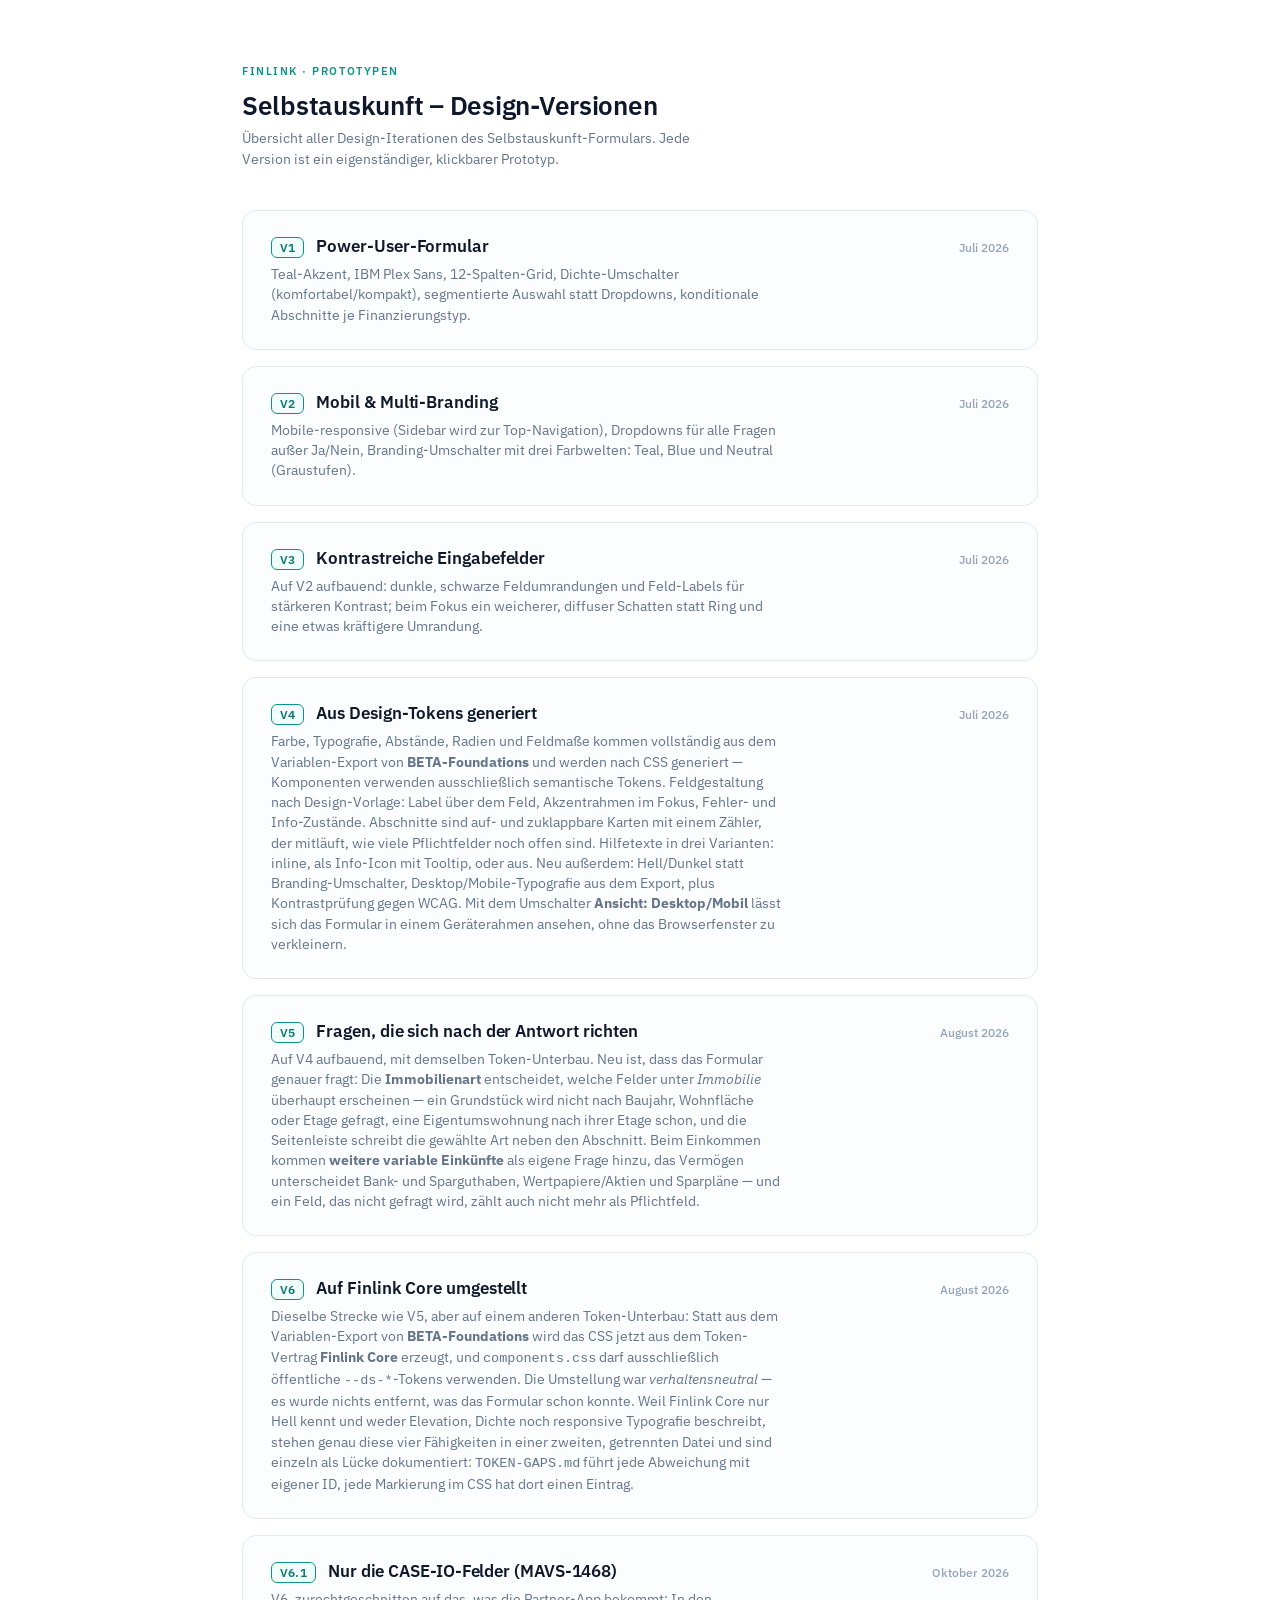
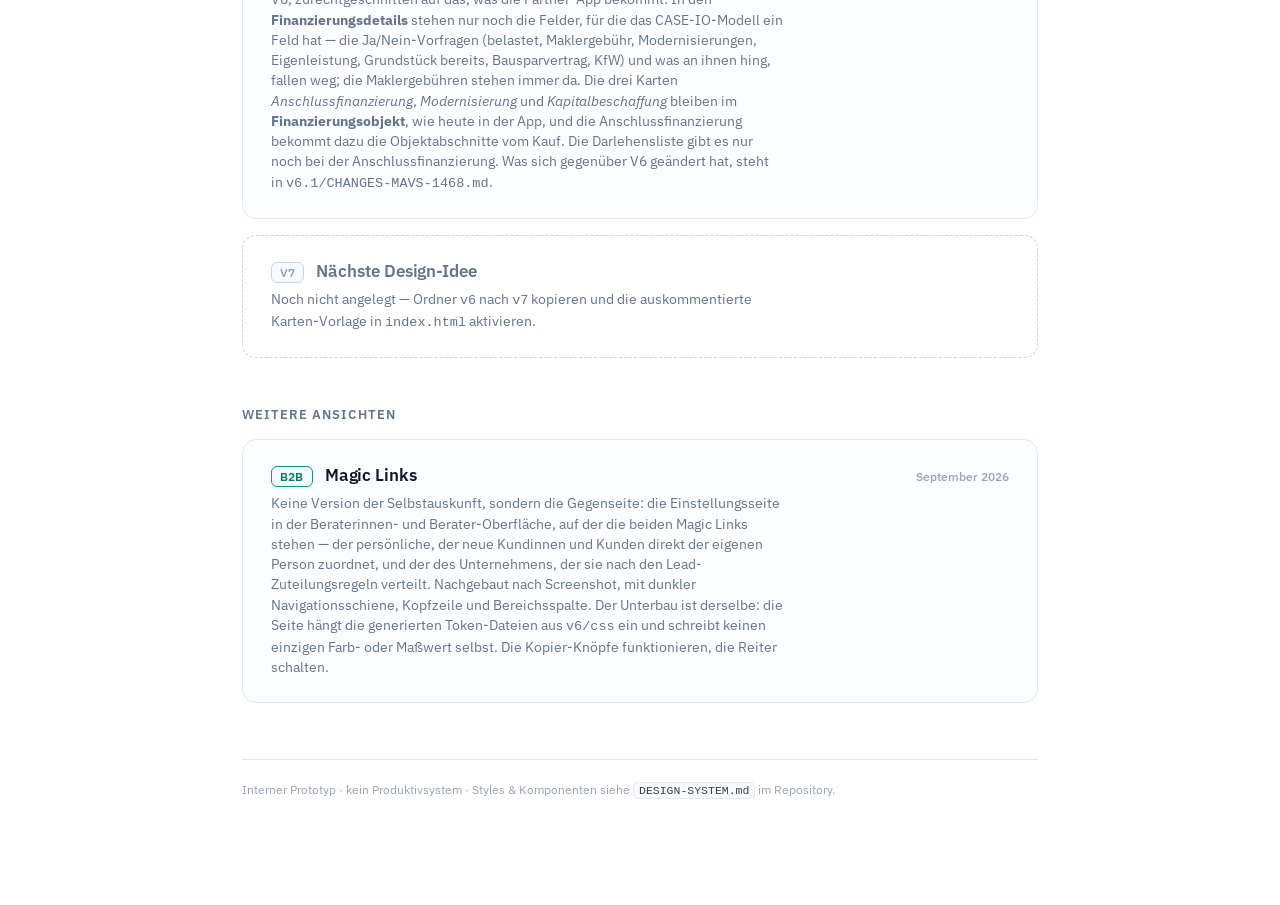
<file: index.html>
<!DOCTYPE html>
<html lang="de">
<head>
<meta charset="UTF-8">
<meta name="viewport" content="width=device-width, initial-scale=1.0">
<title>Selbstauskunft – Prototypen · FinLink</title>
<!-- Vier Kacheln: diese Seite ist das Verzeichnis der Prototypen, nicht einer
     von ihnen. Gleiche Kachel und Farbe wie die anderen beiden Einstiege. -->
<link rel="icon" type="image/svg+xml" href="data:image/svg+xml,%3Csvg%20xmlns%3D%22http%3A%2F%2Fwww.w3.org%2F2000%2Fsvg%22%20viewBox%3D%220%200%2016%2016%22%3E%3Crect%20width%3D%2216%22%20height%3D%2216%22%20rx%3D%223.5%22%20fill%3D%22%2300796B%22%2F%3E%3Cg%20fill%3D%22%23fff%22%3E%3Crect%20x%3D%223.4%22%20y%3D%223.4%22%20width%3D%224.2%22%20height%3D%224.2%22%20rx%3D%221.2%22%2F%3E%3Crect%20x%3D%228.4%22%20y%3D%223.4%22%20width%3D%224.2%22%20height%3D%224.2%22%20rx%3D%221.2%22%2F%3E%3Crect%20x%3D%223.4%22%20y%3D%228.4%22%20width%3D%224.2%22%20height%3D%224.2%22%20rx%3D%221.2%22%2F%3E%3Crect%20x%3D%228.4%22%20y%3D%228.4%22%20width%3D%224.2%22%20height%3D%224.2%22%20rx%3D%221.2%22%2F%3E%3C%2Fg%3E%3C%2Fsvg%3E">
<style>
  @import url('https://fonts.googleapis.com/css2?family=IBM+Plex+Sans:wght@400;500;600;700&display=swap');

  :root{
    --teal-700:#0f766e; --teal-600:#0d9488; --teal-500:#14b8a6;
    --teal-50:#f0fdfa; --teal-ring:rgba(13,148,136,.28);
    --ink:#0f172a; --ink-2:#334155; --muted:#64748b; --faint:#94a3b8;
    --line:#e2e8f0; --border:#cbd5e1; --surface:#f8fafc; --card:#fcfdfe; --white:#fff;
  }
  *{box-sizing:border-box;}
  body{margin:0;font-family:'IBM Plex Sans',system-ui,sans-serif;color:var(--ink);background:#fff;-webkit-font-smoothing:antialiased;}
  .wrap{max-width:860px;margin:0 auto;padding:64px 32px 120px;}

  .eyebrow{font-size:11px;letter-spacing:.14em;text-transform:uppercase;color:var(--teal-600);font-weight:600;margin:0 0 10px;}
  h1{font-size:26px;font-weight:600;letter-spacing:-.01em;margin:0 0 6px;}
  .lede{font-size:14px;color:var(--muted);max-width:56ch;line-height:1.5;margin:0 0 40px;}

  .versions{display:flex;flex-direction:column;gap:16px;}

  .card{display:block;text-decoration:none;color:inherit;background:var(--card);
        border:1px solid var(--line);border-radius:14px;padding:24px 28px;
        transition:border-color .12s, box-shadow .12s;}
  .card:hover{border-color:var(--teal-600);box-shadow:0 2px 10px rgba(15,23,42,.06);}
  .card:focus-visible{outline:none;border-color:var(--teal-500);box-shadow:0 0 0 3px var(--teal-ring);}

  .card-head{display:flex;align-items:baseline;gap:12px;margin-bottom:6px;}
  .vtag{font-size:12px;font-weight:600;color:var(--teal-700);background:var(--teal-50);
        border:1px solid var(--teal-600);border-radius:6px;padding:2px 8px;letter-spacing:.02em;}
  .card-head h2{font-size:17px;font-weight:600;color:var(--ink);margin:0;letter-spacing:-.005em;}
  .card-head .date{margin-left:auto;font-size:12px;color:var(--faint);font-weight:500;}
  .card p{font-size:13.5px;color:var(--muted);line-height:1.5;margin:0;max-width:64ch;}

  .placeholder{border-style:dashed;border-color:var(--border);background:var(--white);}
  .placeholder .vtag{color:var(--faint);background:var(--surface);border-color:var(--border);}
  .placeholder h2{color:var(--muted);}
  .placeholder:hover{border-color:var(--border);box-shadow:none;cursor:default;}

  .group-title{font-size:13px;font-weight:600;letter-spacing:.08em;text-transform:uppercase;
               color:var(--muted);margin:48px 0 16px;}

  .footer{margin-top:56px;padding-top:20px;border-top:1px solid var(--line);
          font-size:12px;color:var(--faint);line-height:1.6;}
  .footer code{font-family:ui-monospace,SFMono-Regular,Menlo,monospace;font-size:11.5px;
               background:var(--surface);border:1px solid var(--line);border-radius:5px;padding:1px 5px;color:var(--ink-2);}
</style>
</head>
<body>
<div class="wrap">
  <p class="eyebrow">FinLink · Prototypen</p>
  <h1>Selbstauskunft – Design-Versionen</h1>
  <p class="lede">Übersicht aller Design-Iterationen des Selbstauskunft-Formulars.
     Jede Version ist ein eigenständiger, klickbarer Prototyp.</p>

  <div class="versions">

    <a class="card" href="v1/index.html">
      <div class="card-head">
        <span class="vtag">V1</span>
        <h2>Power-User-Formular</h2>
        <span class="date">Juli 2026</span>
      </div>
      <p>Teal-Akzent, IBM Plex Sans, 12-Spalten-Grid, Dichte-Umschalter (komfortabel/kompakt),
         segmentierte Auswahl statt Dropdowns, konditionale Abschnitte je Finanzierungstyp.</p>
    </a>

    <!-- ==================================================================
         Neue Version hinzufügen:
         1. Ordner duplizieren:  cp -r v2 v3
         2. Design in v3/index.html anpassen
         3. Diese Vorlage kopieren, einkommentieren und Texte anpassen:

    <a class="card" href="v3/index.html">
      <div class="card-head">
        <span class="vtag">V3</span>
        <h2>Titel der Design-Idee</h2>
        <span class="date">Monat 2026</span>
      </div>
      <p>Kurze Beschreibung: Was ist an dieser Version anders?</p>
    </a>
    =================================================================== -->

    <a class="card" href="v2/index.html">
      <div class="card-head">
        <span class="vtag">V2</span>
        <h2>Mobil &amp; Multi-Branding</h2>
        <span class="date">Juli 2026</span>
      </div>
      <p>Mobile-responsive (Sidebar wird zur Top-Navigation), Dropdowns für alle Fragen außer
         Ja/Nein, Branding-Umschalter mit drei Farbwelten: Teal, Blue und Neutral (Graustufen).</p>
    </a>

    <a class="card" href="v3/index.html">
      <div class="card-head">
        <span class="vtag">V3</span>
        <h2>Kontrastreiche Eingabefelder</h2>
        <span class="date">Juli 2026</span>
      </div>
      <p>Auf V2 aufbauend: dunkle, schwarze Feldumrandungen und Feld-Labels für stärkeren
         Kontrast; beim Fokus ein weicherer, diffuser Schatten statt Ring und eine etwas
         kräftigere Umrandung.</p>
    </a>

    <a class="card" href="v4/index.html">
      <div class="card-head">
        <span class="vtag">V4</span>
        <h2>Aus Design-Tokens generiert</h2>
        <span class="date">Juli 2026</span>
      </div>
      <p>Farbe, Typografie, Abstände, Radien und Feldmaße kommen vollständig aus dem
         Variablen-Export von <strong>BETA-Foundations</strong> und werden nach CSS generiert —
         Komponenten verwenden ausschließlich semantische Tokens. Feldgestaltung nach
         Design-Vorlage: Label über dem Feld, Akzentrahmen im Fokus, Fehler- und
         Info-Zustände. Abschnitte sind auf- und zuklappbare Karten mit einem Zähler,
         der mitläuft, wie viele Pflichtfelder noch offen sind. Hilfetexte in drei
         Varianten: inline, als Info-Icon mit Tooltip, oder aus. Neu außerdem:
         Hell/Dunkel statt Branding-Umschalter, Desktop/Mobile-Typografie aus dem
         Export, plus Kontrastprüfung gegen WCAG. Mit dem Umschalter
         <strong>Ansicht: Desktop/Mobil</strong> lässt sich das Formular in einem
         Geräterahmen ansehen, ohne das Browserfenster zu verkleinern.</p>
    </a>

    <a class="card" href="v5/index.html">
      <div class="card-head">
        <span class="vtag">V5</span>
        <h2>Fragen, die sich nach der Antwort richten</h2>
        <span class="date">August 2026</span>
      </div>
      <p>Auf V4 aufbauend, mit demselben Token-Unterbau. Neu ist, dass das Formular genauer
         fragt: Die <strong>Immobilienart</strong> entscheidet, welche Felder unter
         <em>Immobilie</em> überhaupt erscheinen — ein Grundstück wird nicht nach Baujahr,
         Wohnfläche oder Etage gefragt, eine Eigentumswohnung nach ihrer Etage schon, und die
         Seitenleiste schreibt die gewählte Art neben den Abschnitt. Beim Einkommen kommen
         <strong>weitere variable Einkünfte</strong> als eigene Frage hinzu, das Vermögen
         unterscheidet Bank- und Sparguthaben, Wertpapiere/Aktien und Sparpläne — und ein
         Feld, das nicht gefragt wird, zählt auch nicht mehr als Pflichtfeld.</p>
    </a>

    <a class="card" href="v6/index.html">
      <div class="card-head">
        <span class="vtag">V6</span>
        <h2>Auf Finlink Core umgestellt</h2>
        <span class="date">August 2026</span>
      </div>
      <p>Dieselbe Strecke wie V5, aber auf einem anderen Token-Unterbau: Statt aus dem
         Variablen-Export von <strong>BETA-Foundations</strong> wird das CSS jetzt aus dem
         Token-Vertrag <strong>Finlink Core</strong> erzeugt, und <code>components.css</code>
         darf ausschließlich öffentliche <code>--ds-*</code>-Tokens verwenden. Die Umstellung
         war <em>verhaltensneutral</em> — es wurde nichts entfernt, was das Formular schon
         konnte. Weil Finlink Core nur Hell kennt und weder Elevation, Dichte noch
         responsive Typografie beschreibt, stehen genau diese vier Fähigkeiten in einer
         zweiten, getrennten Datei und sind einzeln als Lücke dokumentiert:
         <code>TOKEN-GAPS.md</code> führt jede Abweichung mit eigener ID, jede Markierung
         im CSS hat dort einen Eintrag.</p>
    </a>

    <a class="card" href="v6.1/index.html">
      <div class="card-head">
        <span class="vtag">V6.1</span>
        <h2>Nur die CASE-IO-Felder (MAVS-1468)</h2>
        <span class="date">Oktober 2026</span>
      </div>
      <p>V6, zurechtgeschnitten auf das, was die Partner-App bekommt: In den
         <strong>Finanzierungsdetails</strong> stehen nur noch die Felder, für die das
         CASE-IO-Modell ein Feld hat — die Ja/Nein-Vorfragen (belastet, Maklergebühr,
         Modernisierungen, Eigenleistung, Grundstück bereits, Bausparvertrag, KfW) und was
         an ihnen hing, fallen weg; die Maklergebühren stehen immer da. Die drei Karten
         <em>Anschlussfinanzierung</em>, <em>Modernisierung</em> und
         <em>Kapitalbeschaffung</em> bleiben im <strong>Finanzierungsobjekt</strong>, wie
         heute in der App, und die Anschlussfinanzierung bekommt dazu die Objektabschnitte
         vom Kauf. Die Darlehensliste gibt es nur noch bei der Anschlussfinanzierung.
         Was sich gegenüber V6 geändert hat, steht in <code>v6.1/CHANGES-MAVS-1468.md</code>.</p>
    </a>

    <div class="card placeholder">
      <div class="card-head">
        <span class="vtag">V7</span>
        <h2>Nächste Design-Idee</h2>
      </div>
      <p>Noch nicht angelegt — Ordner <code>v6</code> nach <code>v7</code> kopieren und die
         auskommentierte Karten-Vorlage in <code>index.html</code> aktivieren.</p>
    </div>

  </div>

  <h2 class="group-title">Weitere Ansichten</h2>

  <div class="versions">

    <a class="card" href="magic-links.html">
      <div class="card-head">
        <span class="vtag">B2B</span>
        <h2>Magic Links</h2>
        <span class="date">September 2026</span>
      </div>
      <p>Keine Version der Selbstauskunft, sondern die Gegenseite: die Einstellungsseite
         in der Beraterinnen- und Berater-Oberfläche, auf der die beiden Magic Links
         stehen — der persönliche, der neue Kundinnen und Kunden direkt der eigenen
         Person zuordnet, und der des Unternehmens, der sie nach den
         Lead-Zuteilungsregeln verteilt. Nachgebaut nach Screenshot, mit dunkler
         Navigationsschiene, Kopfzeile und Bereichsspalte. Der Unterbau ist derselbe:
         die Seite hängt die generierten Token-Dateien aus <code>v6/css</code> ein und
         schreibt keinen einzigen Farb- oder Maßwert selbst. Die Kopier-Knöpfe
         funktionieren, die Reiter schalten.</p>
    </a>

  </div>

  <div class="footer">
    Interner Prototyp · kein Produktivsystem · Styles &amp; Komponenten siehe
    <code>DESIGN-SYSTEM.md</code> im Repository.
  </div>
</div>
</body>
</html>
</file>
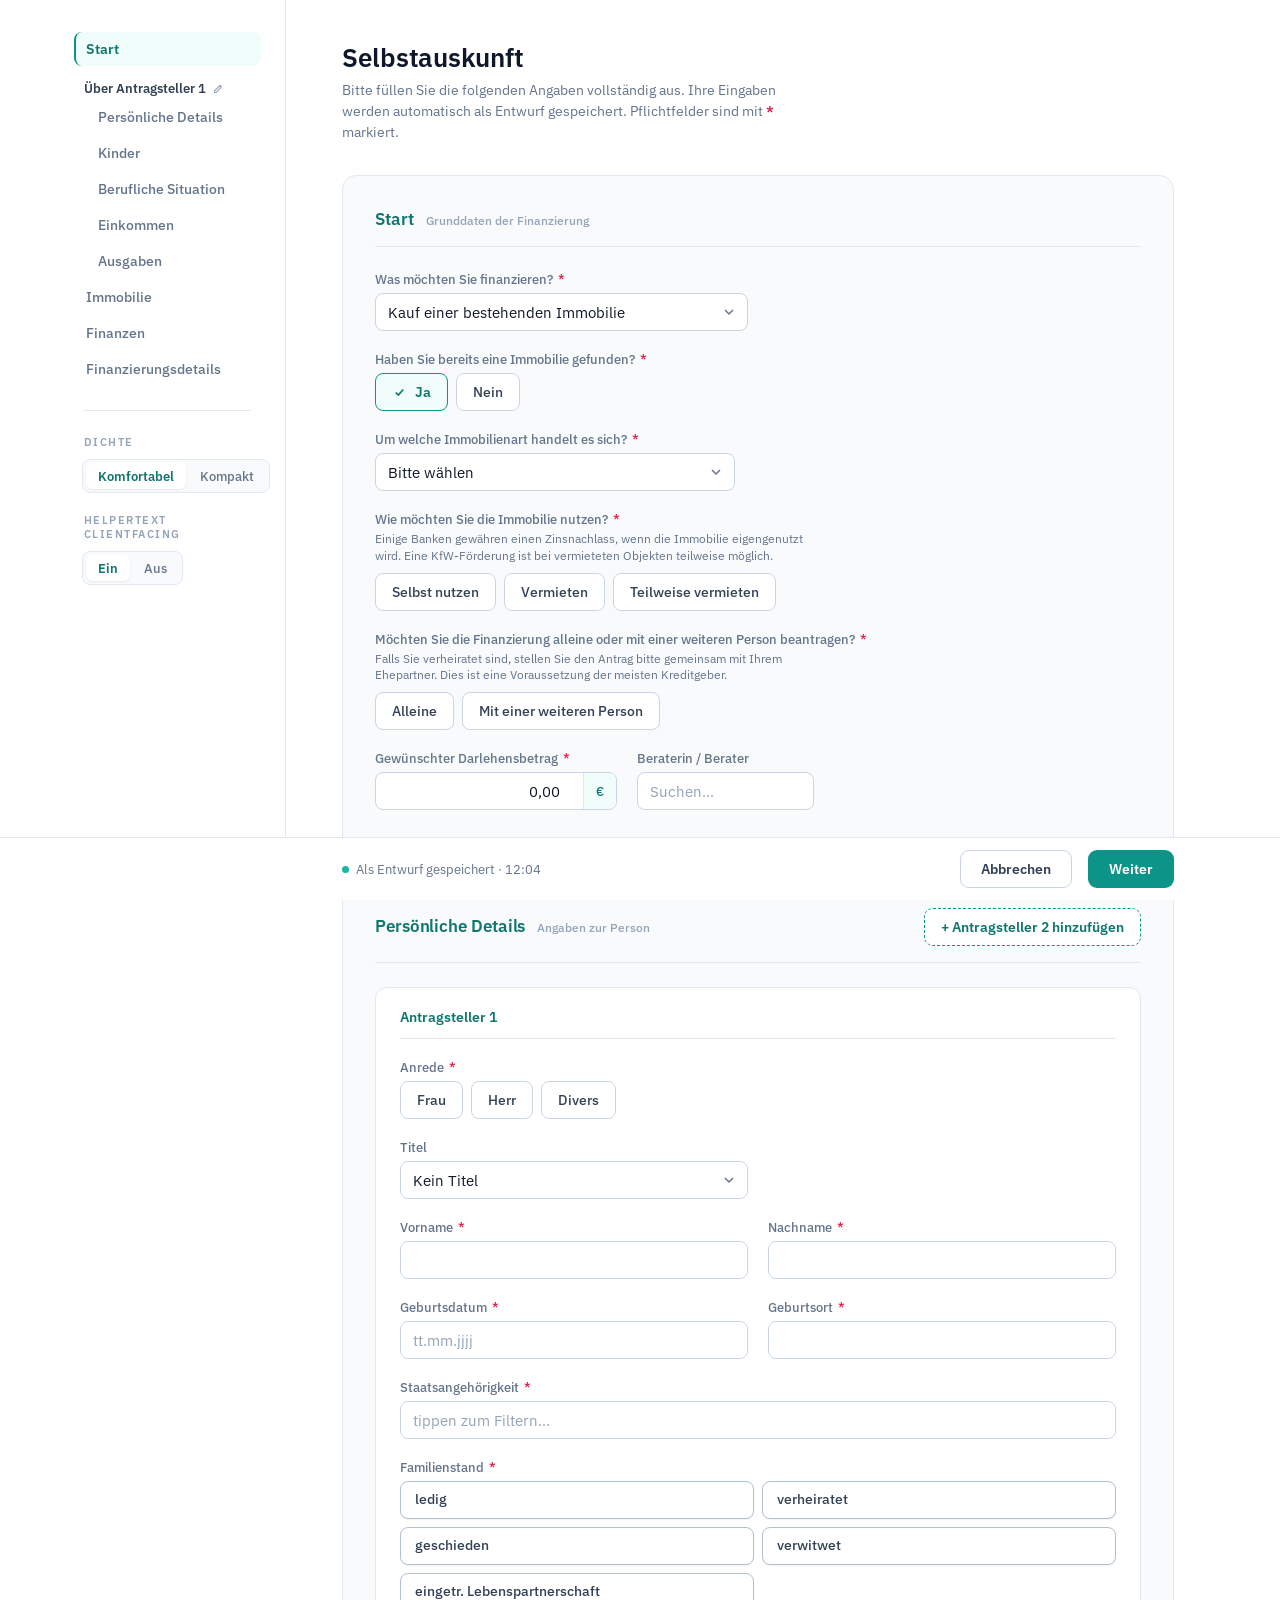
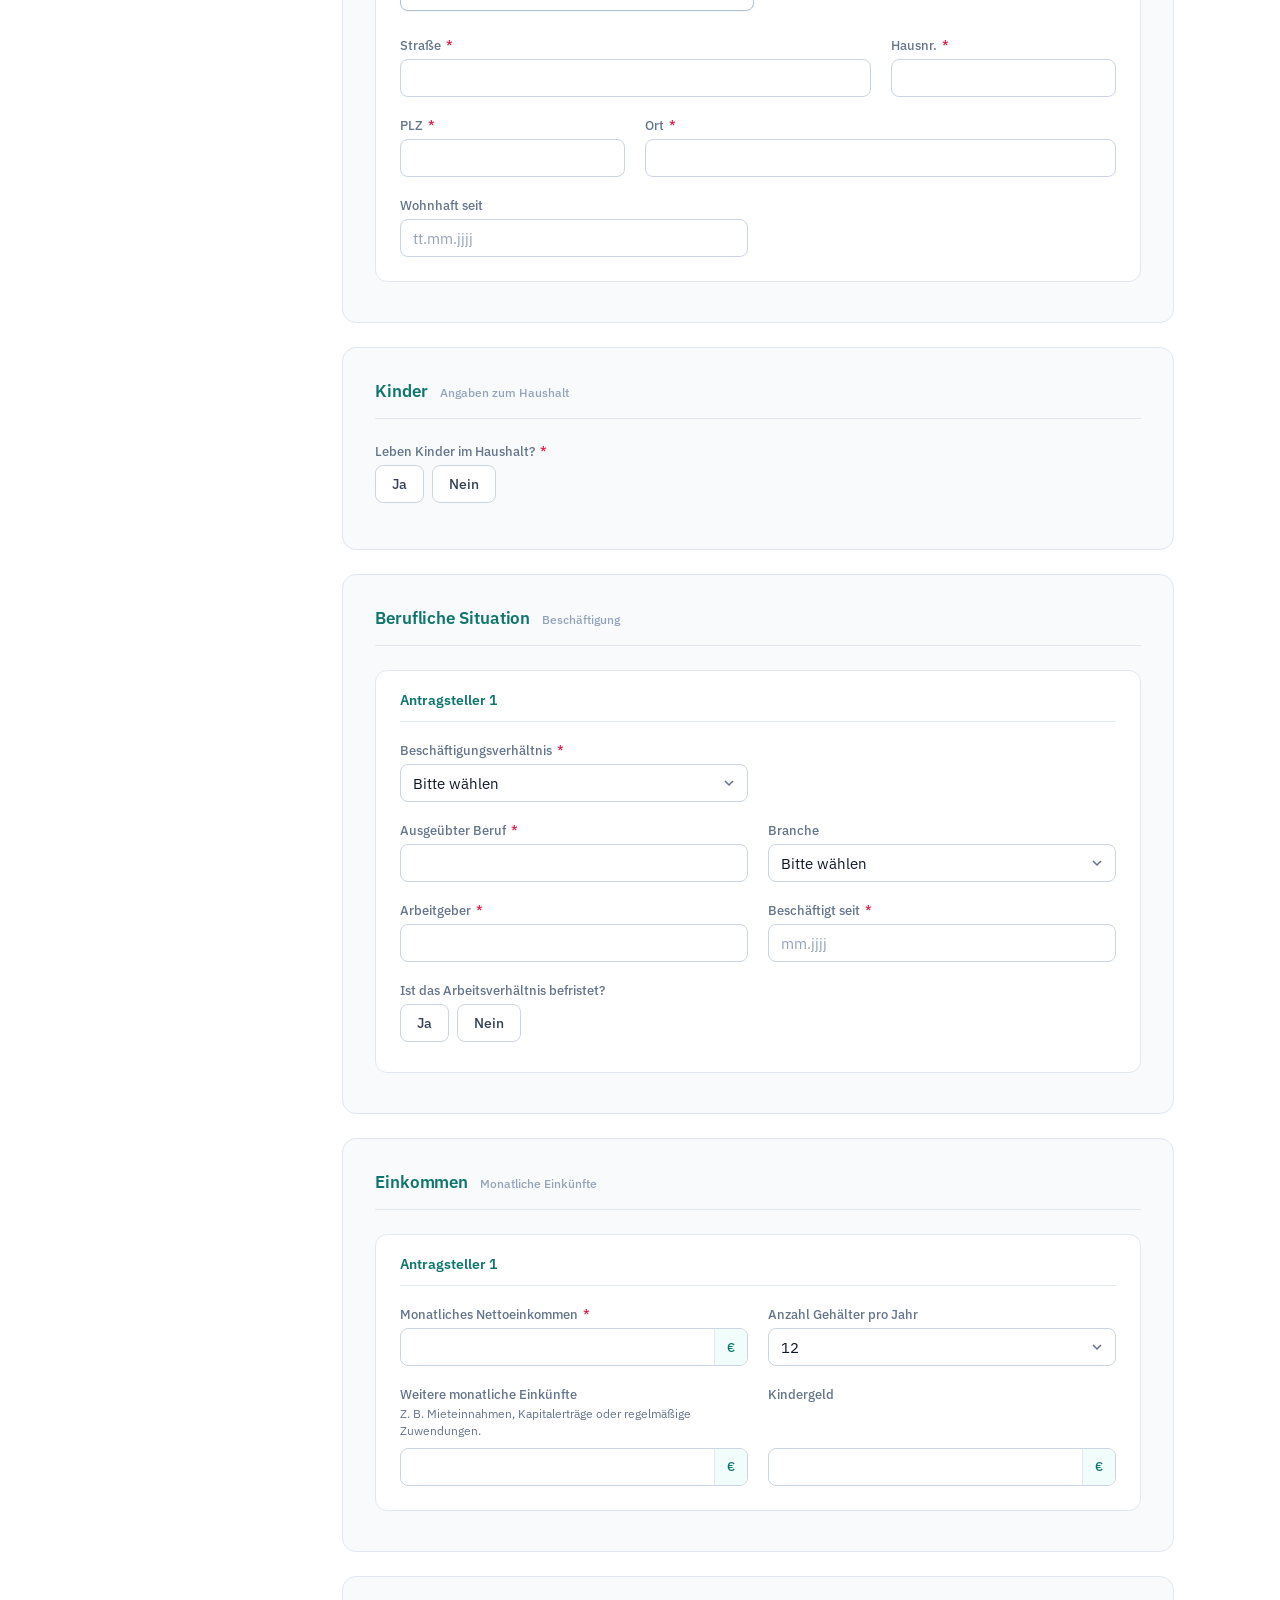
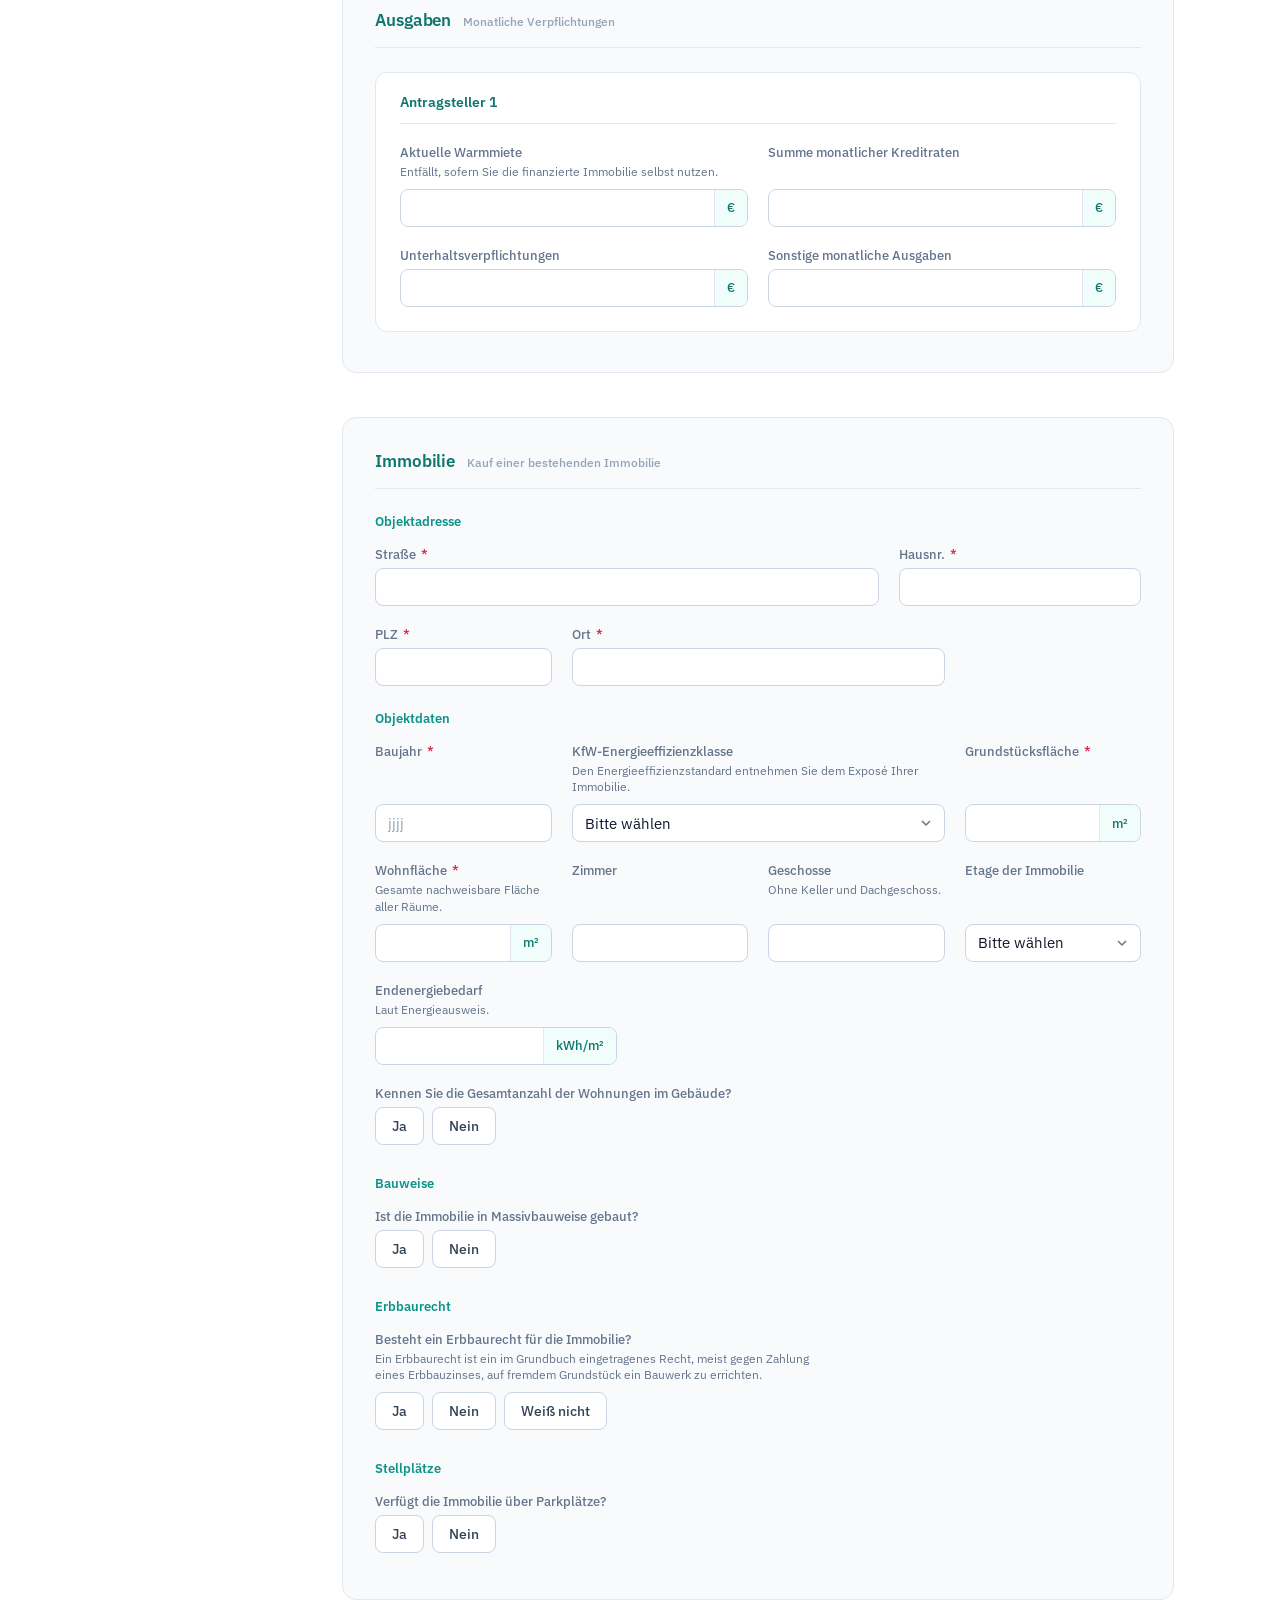
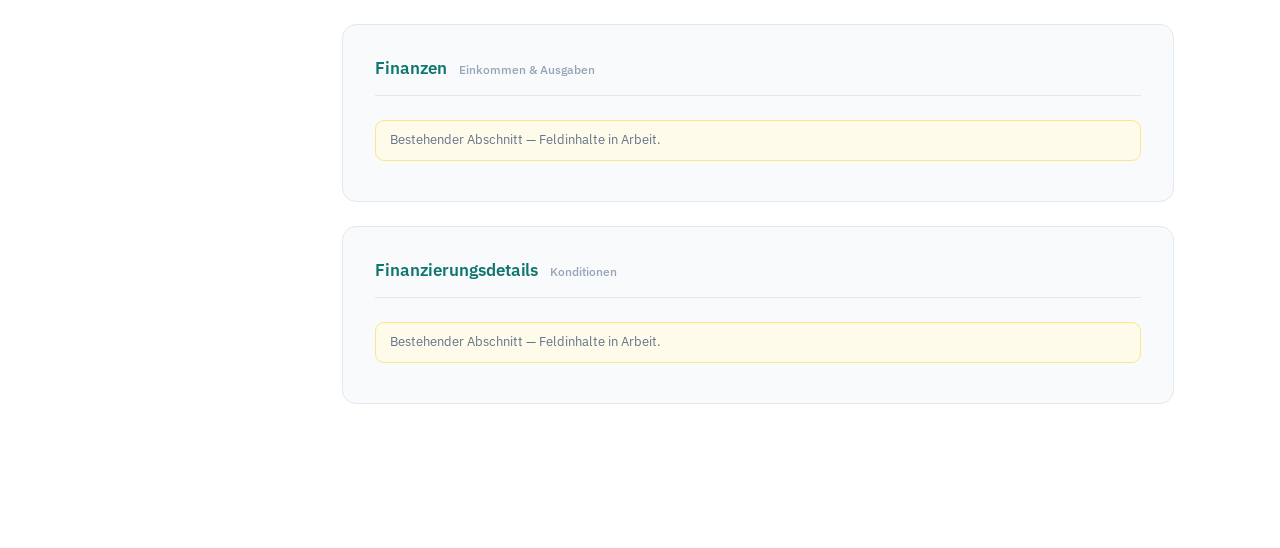
<file: v1/index.html>
<!DOCTYPE html>
<html lang="de">
<head>
<meta charset="UTF-8">
<meta name="viewport" content="width=device-width, initial-scale=1.0">
<title>Selbstauskunft – FinLink</title>
<style>
  /* =====================================================================
     FinLink Forms — design system (see DESIGN-SYSTEM.md for the reusable copy)
     ===================================================================== */
  @import url('https://fonts.googleapis.com/css2?family=IBM+Plex+Sans:wght@400;500;600;700&display=swap');

  :root{
    /* accent — teal only */
    --teal-700:#0f766e; --teal-600:#0d9488; --teal-500:#14b8a6;
    --teal-50:#f0fdfa; --teal-ring:rgba(13,148,136,.28);
    /* neutrals */
    --ink:#0f172a; --ink-2:#334155; --muted:#64748b; --faint:#94a3b8;
    --line:#e2e8f0; --border:#cbd5e1; --surface:#f8fafc; --white:#fff; --req:#e11d48;
    /* spacing (8px scale) */
    --s2:8px; --s3:12px; --s4:16px; --s5:20px; --s6:24px; --s8:32px; --s10:40px;
    /* density */
    --field-h:38px; --label-size:12.5px; --input-size:14.5px;
  }
  body.compact{--field-h:30px;--input-size:14px;--s5:14px;--s6:18px;--s8:24px;}
  body.no-help .help{display:none;}

  *{box-sizing:border-box;}
  body{margin:0;font-family:'IBM Plex Sans',system-ui,sans-serif;color:var(--ink);background:#fff;-webkit-font-smoothing:antialiased;}
  .app{display:grid;grid-template-columns:236px 1fr;max-width:1180px;margin:0 auto;min-height:100vh;}

  /* ---- nav ---- */
  .nav{padding:var(--s8) var(--s6);border-right:1px solid var(--line);position:sticky;top:0;align-self:start;height:100vh;}
  .nav a{display:block;text-decoration:none;color:var(--muted);font-size:14px;font-weight:500;padding:8px 10px;border-radius:8px;margin-bottom:2px;border-left:2px solid transparent;transition:.12s;}
  .nav a:hover{background:var(--surface);color:var(--ink-2);}
  .nav a.active{color:var(--teal-700);background:var(--teal-50);border-left:2px solid var(--teal-600);font-weight:600;}
  .nav a.object-nav{display:none;}
  .nav a.object-nav.show{display:block;animation:navin .3s ease;}
  @keyframes navin{from{opacity:0;transform:translateX(-4px);}to{opacity:1;transform:none;}}
  .nav .divider{height:1px;background:var(--line);margin:var(--s6) 10px;}
  .nav .eyebrow{font-size:10.5px;letter-spacing:.14em;text-transform:uppercase;color:var(--faint);font-weight:600;padding:0 10px;margin-bottom:10px;}
  .seg{display:inline-flex;background:var(--surface);border:1px solid var(--line);border-radius:8px;padding:3px;gap:2px;margin:0 8px;}
  .seg button{font-family:inherit;font-size:12.5px;font-weight:500;color:var(--muted);border:0;background:transparent;padding:5px 12px;border-radius:6px;cursor:pointer;}
  .seg button.on{background:#fff;color:var(--teal-700);font-weight:600;box-shadow:0 1px 2px rgba(15,23,42,.08);}

  /* ---- content ---- */
  .content{padding:var(--s10) 56px 120px;}
  .page-title{font-size:26px;font-weight:600;letter-spacing:-.01em;margin:0 0 6px;}
  .lede{font-size:14px;color:var(--muted);max-width:56ch;line-height:1.5;margin:0 0 var(--s8);}
  .lede .req{color:var(--req);font-weight:600;}

  .section{background:var(--surface);border:1px solid var(--line);border-radius:14px;padding:var(--s8) var(--s8) var(--s10);margin-bottom:var(--s6);}
  .section-head{display:flex;align-items:baseline;gap:12px;padding-bottom:var(--s4);margin-bottom:var(--s6);border-bottom:1px solid var(--line);}
  .section-head h2{font-size:17px;font-weight:600;color:var(--teal-700);margin:0;letter-spacing:-.005em;}
  .section-head .kicker{font-size:12px;color:var(--faint);font-weight:500;}
  .subhead{font-size:13px;color:var(--teal-600);font-weight:600;margin:var(--s6) 0 var(--s4);}
  .subhead:first-of-type{margin-top:0;}

  .grid{display:grid;grid-template-columns:repeat(12,1fr);gap:var(--s5);}
  .field{display:flex;flex-direction:column;gap:6px;}
  /* bottom-align controls so inputs share a baseline even when a neighbouring label wraps to two lines */
  .field>input,.field>select,.field>.with-unit{margin-top:auto;}
  .col-12{grid-column:span 12;} .col-8{grid-column:span 8;} .col-6{grid-column:span 6;}
  .col-4{grid-column:span 4;} .col-3{grid-column:span 3;}

  label{font-size:var(--label-size);font-weight:500;color:var(--muted);}
  label .req{color:var(--req);margin-left:2px;}
  .help{font-size:12px;color:var(--muted);line-height:1.4;margin:-2px 0 2px;max-width:64ch;}

  input,select{font-family:inherit;font-size:var(--input-size);color:var(--ink);height:var(--field-h);border:1px solid var(--border);border-radius:8px;background:#fff;padding:0 12px;width:100%;transition:border-color .12s,box-shadow .12s;}
  input::placeholder{color:var(--faint);}
  input:hover,select:hover{border-color:#b6c2d1;}
  input:focus-visible,select:focus-visible{outline:none;border-color:var(--teal-500);box-shadow:0 0 0 3px var(--teal-ring);}
  input.num{text-align:right;font-variant-numeric:tabular-nums;}
  select{appearance:none;background-image:url("data:image/svg+xml;utf8,<svg xmlns='http://www.w3.org/2000/svg' width='16' height='16' fill='none' stroke='%2364748b' stroke-width='1.5'><path d='M4 6l4 4 4-4'/></svg>");background-repeat:no-repeat;background-position:right 10px center;padding-right:32px;}

  .with-unit{position:relative;}
  .with-unit input{padding-right:56px;text-align:right;font-variant-numeric:tabular-nums;}
  .with-unit .unit{position:absolute;right:1px;top:1px;bottom:1px;display:flex;align-items:center;padding:0 12px;color:var(--teal-700);font-size:13px;font-weight:500;border-left:1px solid var(--line);background:var(--teal-50);border-radius:0 7px 7px 0;pointer-events:none;}

  /* segmented single-select */
  .choices{display:flex;flex-wrap:wrap;gap:8px;}
  .choices.grid-choices{display:grid;grid-template-columns:repeat(2,minmax(0,1fr));max-width:520px;}
  /* aligned grid for many-option groups — tidy columns, capped width, more contrast */
  .choices.grid-auto{display:grid;grid-template-columns:repeat(auto-fill,minmax(240px,1fr));gap:8px;max-width:840px;}
  .choices.grid-auto .choice{width:100%;justify-content:flex-start;text-align:left;white-space:normal;line-height:1.25;height:auto;min-height:var(--field-h);padding:9px 14px;border-color:#b3c0cf;box-shadow:0 1px 1.5px rgba(15,23,42,.05);}
  .choice{font-family:inherit;font-size:14px;font-weight:500;color:var(--ink-2);background:#fff;border:1px solid var(--border);height:var(--field-h);padding:0 16px;border-radius:8px;cursor:pointer;display:inline-flex;align-items:center;gap:8px;transition:all .12s;white-space:nowrap;}
  .choice:hover{border-color:var(--teal-500);color:var(--ink);}
  .choice:focus-visible{outline:none;box-shadow:0 0 0 3px var(--teal-ring);border-color:var(--teal-500);}
  .choice[aria-pressed="true"]{background:var(--teal-50);border-color:var(--teal-600);color:var(--teal-700);font-weight:600;}
  .choice .tick{width:15px;height:15px;display:none;}
  .choice[aria-pressed="true"] .tick{display:inline-block;}

  /* conditional reveal */
  .reveal{display:grid;grid-template-rows:0fr;opacity:0;transition:grid-template-rows .3s ease,opacity .25s ease;}
  .reveal>.reveal-inner{overflow:hidden;min-height:0;}
  .reveal.open{grid-template-rows:1fr;opacity:1;}
  .reveal .pad{padding-top:var(--s5);}

  /* nested sub-card + repeatable group */
  .subcard{background:#fff;border:1px solid var(--line);border-radius:12px;padding:var(--s5) var(--s6) var(--s6);margin-top:var(--s4);}
  .subcard-head{display:flex;align-items:center;justify-content:space-between;padding-bottom:var(--s3);margin-bottom:var(--s5);border-bottom:1px solid var(--line);}
  .subcard-head strong{font-size:13.5px;color:var(--ink);font-weight:600;}
  .subcard-head .x{background:none;border:0;cursor:pointer;color:var(--muted);font-size:18px;line-height:1;padding:4px;border-radius:6px;}
  .subcard-head .x:hover{background:var(--surface);color:var(--ink);}
  .add-btn{font-family:inherit;font-size:13.5px;font-weight:600;color:var(--teal-700);background:#fff;border:1px dashed var(--teal-600);border-radius:9px;height:var(--field-h);padding:0 16px;cursor:pointer;margin-top:var(--s4);transition:.12s;}
  .add-btn:hover{background:var(--teal-50);}

  .note{font-size:13px;color:var(--muted);background:#fffbeb;border:1px solid #fde68a;border-radius:9px;padding:10px 14px;margin-top:var(--s4);line-height:1.45;}

  /* nav sub-group */
  .nav .group{font-size:12.5px;font-weight:600;color:var(--ink-2);padding:12px 10px 4px;}
  .nav a.sub{padding-left:22px;font-size:13.5px;}

  /* applicants side-by-side */
  .applicants{display:grid;grid-template-columns:1fr;gap:var(--s5);}
  .applicants.two{grid-template-columns:repeat(2,minmax(0,1fr));}
  .applicant{background:#fff;border:1px solid var(--line);border-radius:12px;padding:var(--s5) var(--s6) var(--s6);}
  .applicant-head{display:flex;align-items:center;justify-content:space-between;gap:8px;padding-bottom:var(--s3);margin-bottom:var(--s5);border-bottom:1px solid var(--line);}
  .applicant-title{font-size:13.5px;color:var(--teal-700);font-weight:600;}
  .applicant .x{background:none;border:0;cursor:pointer;color:var(--muted);font-size:18px;line-height:1;padding:2px 6px;border-radius:6px;}
  .applicant .x:hover{background:var(--surface);color:var(--ink);}
  .section-head .add-btn{margin:0 0 0 auto;}
  @media(max-width:960px){.applicants.two{grid-template-columns:1fr;}}

  /* nav person group with edit pencil */
  .nav .group{display:flex;align-items:center;gap:6px;}
  .nav .group .pencil{width:13px;height:13px;color:var(--faint);flex:none;}

  /* compact segmented choices (child rows) */
  .choices.mini{gap:6px;}
  .choices.mini .choice{height:28px;padding:0 10px;font-size:12.5px;gap:5px;}
  .choices.mini .choice .tick{width:12px;height:12px;}

  /* repeatable child rows — one line */
  .child-row{display:flex;flex-wrap:wrap;align-items:flex-end;gap:var(--s3);padding:10px 0;border-bottom:1px dashed var(--line);}
  .child-row:last-of-type{border-bottom:0;}
  .child-row .field{gap:4px;}
  .child-row .c-name{flex:1 1 140px;min-width:120px;}
  .child-row .c-date{flex:0 0 118px;}
  .child-row .x{background:none;border:0;cursor:pointer;color:var(--muted);font-size:18px;line-height:1;padding:2px 6px;border-radius:6px;align-self:center;}
  .child-row .x:hover{background:var(--surface);color:var(--ink);}

  /* sticky action bar */
  .actionbar{position:fixed;left:0;right:0;bottom:0;background:rgba(255,255,255,.92);backdrop-filter:blur(8px);border-top:1px solid var(--line);display:flex;justify-content:center;}
  .actionbar-inner{width:100%;max-width:1180px;display:flex;align-items:center;gap:16px;padding:12px 56px 12px calc(236px + 56px);}
  .save-state{font-size:13px;color:var(--muted);display:flex;align-items:center;gap:7px;margin-right:auto;}
  .dot{width:7px;height:7px;border-radius:50%;background:var(--teal-500);}
  .btn{font-family:inherit;font-size:14px;font-weight:600;height:38px;padding:0 20px;border-radius:9px;cursor:pointer;border:1px solid transparent;}
  .btn.ghost{background:#fff;border-color:var(--border);color:var(--ink-2);}
  .btn.primary{background:var(--teal-600);color:#fff;}
  .btn.primary:hover{background:var(--teal-700);}
</style>
</head>
<body>
<div class="app">
  <aside class="nav">
    <a href="#start" class="active">Start</a>
    <div class="group"><span id="person-group-title">Über Antragsteller 1</span><svg class="pencil" viewBox="0 0 20 20" fill="none" stroke="currentColor" stroke-width="1.6"><path d="M4 13.5V16h2.5l7.7-7.7-2.5-2.5L4 13.5z"/><path d="M12 4.3l2.5 2.5"/></svg></div>
    <a href="#pd"        class="sub">Persönliche Details</a>
    <a href="#kinder"    class="sub">Kinder</a>
    <a href="#beruf"     class="sub">Berufliche Situation</a>
    <a href="#einkommen" class="sub">Einkommen</a>
    <a href="#ausgaben"  class="sub">Ausgaben</a>
    <!-- object-section nav entries (only the active one shows) -->
    <a href="#immobilie"   class="object-nav" data-navfor="immobilie">Immobilie</a>
    <a href="#neubau"      class="object-nav" data-navfor="neubau">Neubau</a>
    <a href="#anschluss"   class="object-nav" data-navfor="anschluss">Anschlussfinanzierung</a>
    <a href="#modern"      class="object-nav" data-navfor="modernisierung">Modernisierung</a>
    <a href="#kapital"     class="object-nav" data-navfor="kapital">Kapitalbeschaffung</a>
    <a href="#finanzen">Finanzen</a>
    <a href="#details">Finanzierungsdetails</a>
    <div class="divider"></div>
    <div class="eyebrow">Dichte</div>
    <div class="seg" role="group" aria-label="Dichte">
      <button data-density="comfort" class="on">Komfortabel</button>
      <button data-density="compact">Kompakt</button>
    </div>
    <div class="eyebrow" style="margin-top:var(--s5)">Helpertext clientfacing</div>
    <div class="seg" role="group" aria-label="Helpertext clientfacing">
      <button data-help="on" class="on">Ein</button>
      <button data-help="off">Aus</button>
    </div>
  </aside>

  <main class="content">
    <h1 class="page-title">Selbstauskunft</h1>
    <p class="lede">Bitte füllen Sie die folgenden Angaben vollständig aus. Ihre Eingaben werden automatisch als Entwurf gespeichert. Pflichtfelder sind mit <span class="req">*</span> markiert.</p>

    <!-- ===================== START ===================== -->
    <section class="section" id="start">
      <div class="section-head"><h2>Start</h2><span class="kicker">Grunddaten der Finanzierung</span></div>

      <!-- Q1 — Finanzierungszweck (immer sichtbar) -->
      <div class="grid">
        <div class="field col-6">
          <label>Was möchten Sie finanzieren? <span class="req">*</span></label>
          <select id="zweck">
            <option value="neubau-bautraeger">Neubau vom Bauträger</option>
            <option value="kauf" selected>Kauf einer bestehenden Immobilie</option>
            <option value="bauvorhaben">Eigenes Bauvorhaben</option>
            <option value="modernisierung">Modernisierung</option>
            <option value="anschluss">Anschlussfinanzierung</option>
            <option value="kapitalbeschaffung">Kapitalbeschaffung</option>
          </select>
        </div>
        <div class="field col-6"></div>
      </div>

      <!-- Q2 — Immobilie gefunden? (nur bei Kauf einer bestehenden Immobilie) -->
      <div class="reveal" id="c-gefunden"><div class="reveal-inner"><div class="pad">
        <div class="field">
          <label>Haben Sie bereits eine Immobilie gefunden? <span class="req">*</span></label>
          <div class="choices" data-single id="gefunden">
            <button type="button" class="choice" data-value="Ja" aria-pressed="true"><svg class="tick" viewBox="0 0 20 20" fill="none" stroke="currentColor" stroke-width="2.2"><path d="M5 10l3.5 3.5L15 6"/></svg>Ja</button>
            <button type="button" class="choice" data-value="Nein" aria-pressed="false"><svg class="tick" viewBox="0 0 20 20" fill="none" stroke="currentColor" stroke-width="2.2"><path d="M5 10l3.5 3.5L15 6"/></svg>Nein</button>
          </div>
        </div>
      </div></div></div>

      <!-- Q3 — Immobilienart (wenn ein konkretes Objekt bekannt ist) -->
      <div class="reveal" id="c-immobilienart"><div class="reveal-inner"><div class="pad">
        <div class="field" style="max-width:360px">
          <label>Um welche Immobilienart handelt es sich? <span class="req">*</span></label>
          <select id="immobilienart">
            <option value="">Bitte wählen</option>
            <option>Eigentumswohnung</option>
            <option>Mehrfamilienhaus</option>
            <option>Doppelhaushälfte</option>
            <option>Reihenendhaus</option>
            <option>Grundstück</option>
            <option>Reihenmittelhaus</option>
            <option>Wohn- und Geschäftshaus</option>
            <option>Einfamilienhaus</option>
            <option>Zweifamilienhaus</option>
          </select>
        </div>
      </div></div></div>

      <!-- Q4 — Nutzung (wenn ein konkretes Objekt bekannt ist) -->
      <div class="reveal" id="c-nutzung"><div class="reveal-inner"><div class="pad">
        <div class="field">
          <label>Wie möchten Sie die Immobilie nutzen? <span class="req">*</span></label>
          <p class="help">Einige Banken gewähren einen Zinsnachlass, wenn die Immobilie eigengenutzt wird. Eine KfW-Förderung ist bei vermieteten Objekten teilweise möglich.</p>
          <div class="choices" data-single id="nutzung">
            <button type="button" class="choice" data-value="Selbst nutzen" aria-pressed="false"><svg class="tick" viewBox="0 0 20 20" fill="none" stroke="currentColor" stroke-width="2.2"><path d="M5 10l3.5 3.5L15 6"/></svg>Selbst nutzen</button>
            <button type="button" class="choice" data-value="Vermieten" aria-pressed="false"><svg class="tick" viewBox="0 0 20 20" fill="none" stroke="currentColor" stroke-width="2.2"><path d="M5 10l3.5 3.5L15 6"/></svg>Vermieten</button>
            <button type="button" class="choice" data-value="Teilweise vermieten" aria-pressed="false"><svg class="tick" viewBox="0 0 20 20" fill="none" stroke="currentColor" stroke-width="2.2"><path d="M5 10l3.5 3.5L15 6"/></svg>Teilweise vermieten</button>
          </div>
        </div>
      </div></div></div>

      <!-- Q5 — Darlehensnehmer + Eckdaten (immer sichtbar) -->
      <div class="grid" style="margin-top:var(--s5)">
        <div class="field col-12">
          <label>Möchten Sie die Finanzierung alleine oder mit einer weiteren Person beantragen? <span class="req">*</span></label>
          <p class="help">Falls Sie verheiratet sind, stellen Sie den Antrag bitte gemeinsam mit Ihrem Ehepartner. Dies ist eine Voraussetzung der meisten Kreditgeber.</p>
          <div class="choices" data-single id="darlehensnehmer">
            <button type="button" class="choice" data-value="1" aria-pressed="false"><svg class="tick" viewBox="0 0 20 20" fill="none" stroke="currentColor" stroke-width="2.2"><path d="M5 10l3.5 3.5L15 6"/></svg>Alleine</button>
            <button type="button" class="choice" data-value="2" aria-pressed="false"><svg class="tick" viewBox="0 0 20 20" fill="none" stroke="currentColor" stroke-width="2.2"><path d="M5 10l3.5 3.5L15 6"/></svg>Mit einer weiteren Person</button>
          </div>
        </div>
        <div class="field col-4"><label style="white-space:nowrap">Gewünschter Darlehensbetrag <span class="req">*</span></label><div class="with-unit"><input inputmode="decimal" value="0,00"><span class="unit">€</span></div></div>
        <div class="field col-3"><label>Beraterin / Berater</label><input type="text" placeholder="Suchen…"></div>
      </div>
    </section>

    <!-- ===================== PERSÖNLICHE DETAILS ===================== -->
    <section class="section" id="pd">
      <div class="section-head"><h2>Persönliche Details</h2><span class="kicker">Angaben zur Person</span>
        <button type="button" class="add-btn" id="add-applicant">+ Antragsteller 2 hinzufügen</button>
      </div>
      <div class="applicants" data-applicants>
        <div class="applicant" data-applicant="1">
          <div class="applicant-head"><span class="applicant-title">Antragsteller 1</span></div>
          <div class="grid">
            <div class="field col-12">
              <label>Anrede <span class="req">*</span></label>
              <div class="choices" data-single>
                <button type="button" class="choice" data-value="Frau" aria-pressed="false"><svg class="tick" viewBox="0 0 20 20" fill="none" stroke="currentColor" stroke-width="2.2"><path d="M5 10l3.5 3.5L15 6"/></svg>Frau</button>
                <button type="button" class="choice" data-value="Herr" aria-pressed="false"><svg class="tick" viewBox="0 0 20 20" fill="none" stroke="currentColor" stroke-width="2.2"><path d="M5 10l3.5 3.5L15 6"/></svg>Herr</button>
                <button type="button" class="choice" data-value="Divers" aria-pressed="false"><svg class="tick" viewBox="0 0 20 20" fill="none" stroke="currentColor" stroke-width="2.2"><path d="M5 10l3.5 3.5L15 6"/></svg>Divers</button>
              </div>
            </div>
            <div class="field col-6"><label>Titel</label><select><option value="">Kein Titel</option><option>Dr.</option><option>Prof.</option><option>Prof. Dr.</option></select></div>
            <div class="field col-6"></div>
            <div class="field col-6"><label>Vorname <span class="req">*</span></label><input type="text" data-role="vorname"></div>
            <div class="field col-6"><label>Nachname <span class="req">*</span></label><input type="text" data-role="nachname"></div>
            <div class="field col-6"><label>Geburtsdatum <span class="req">*</span></label><input type="text" placeholder="tt.mm.jjjj" inputmode="numeric"></div>
            <div class="field col-6"><label>Geburtsort <span class="req">*</span></label><input type="text"></div>
            <div class="field col-12"><label>Staatsangehörigkeit <span class="req">*</span></label><input type="text" placeholder="tippen zum Filtern…"></div>
            <div class="field col-12">
              <label>Familienstand <span class="req">*</span></label>
              <div class="choices grid-auto" data-single data-show-when="verheiratet">
                <button type="button" class="choice" data-value="ledig" aria-pressed="false"><svg class="tick" viewBox="0 0 20 20" fill="none" stroke="currentColor" stroke-width="2.2"><path d="M5 10l3.5 3.5L15 6"/></svg>ledig</button>
                <button type="button" class="choice" data-value="verheiratet" aria-pressed="false"><svg class="tick" viewBox="0 0 20 20" fill="none" stroke="currentColor" stroke-width="2.2"><path d="M5 10l3.5 3.5L15 6"/></svg>verheiratet</button>
                <button type="button" class="choice" data-value="geschieden" aria-pressed="false"><svg class="tick" viewBox="0 0 20 20" fill="none" stroke="currentColor" stroke-width="2.2"><path d="M5 10l3.5 3.5L15 6"/></svg>geschieden</button>
                <button type="button" class="choice" data-value="verwitwet" aria-pressed="false"><svg class="tick" viewBox="0 0 20 20" fill="none" stroke="currentColor" stroke-width="2.2"><path d="M5 10l3.5 3.5L15 6"/></svg>verwitwet</button>
                <button type="button" class="choice" data-value="eingetr" aria-pressed="false"><svg class="tick" viewBox="0 0 20 20" fill="none" stroke="currentColor" stroke-width="2.2"><path d="M5 10l3.5 3.5L15 6"/></svg>eingetr. Lebenspartnerschaft</button>
              </div>
              <div class="reveal"><div class="reveal-inner"><div class="pad">
                <div class="field" style="max-width:340px"><label>In welchem Güterstand leben Sie? <span class="req">*</span></label><select><option>Zugewinngemeinschaft</option><option>Gütertrennung</option><option>Gütergemeinschaft</option></select></div>
              </div></div></div>
            </div>
            <div class="field col-8"><label>Straße <span class="req">*</span></label><input type="text"></div>
            <div class="field col-4"><label>Hausnr. <span class="req">*</span></label><input type="text"></div>
            <div class="field col-4"><label>PLZ <span class="req">*</span></label><input type="text" inputmode="numeric"></div>
            <div class="field col-8"><label>Ort <span class="req">*</span></label><input type="text"></div>
            <div class="field col-6"><label>Wohnhaft seit</label><input type="text" placeholder="tt.mm.jjjj" inputmode="numeric"></div>
          </div>
        </div>
      </div>
    </section>

    <!-- ===================== KINDER ===================== -->
    <section class="section" id="kinder">
      <div class="section-head"><h2>Kinder</h2><span class="kicker">Angaben zum Haushalt</span></div>
      <div class="grid">
        <div class="field col-12">
          <label>Leben Kinder im Haushalt? <span class="req">*</span></label>
          <div class="choices" id="kinder-toggle" data-single data-show-when="Ja">
            <button type="button" class="choice" data-value="Ja" aria-pressed="false"><svg class="tick" viewBox="0 0 20 20" fill="none" stroke="currentColor" stroke-width="2.2"><path d="M5 10l3.5 3.5L15 6"/></svg>Ja</button>
            <button type="button" class="choice" data-value="Nein" aria-pressed="false"><svg class="tick" viewBox="0 0 20 20" fill="none" stroke="currentColor" stroke-width="2.2"><path d="M5 10l3.5 3.5L15 6"/></svg>Nein</button>
          </div>
          <div class="reveal"><div class="reveal-inner"><div class="pad">
            <div class="kinder-list"></div>
            <button type="button" class="add-btn kinder-add">+ Kind hinzufügen</button>
          </div></div></div>
        </div>
      </div>
    </section>

    <!-- ===================== BERUFLICHE SITUATION ===================== -->
    <section class="section" id="beruf">
      <div class="section-head"><h2>Berufliche Situation</h2><span class="kicker">Beschäftigung</span></div>
      <div class="applicants" data-applicants>
        <div class="applicant" data-applicant="1">
          <div class="applicant-head"><span class="applicant-title">Antragsteller 1</span></div>
          <div class="grid">
            <div class="field col-6">
              <label>Beschäftigungsverhältnis <span class="req">*</span></label>
              <select>
                <option value="">Bitte wählen</option>
                <option>Angestellt</option>
                <option>Beamtin / Beamter</option>
                <option>Selbstständig</option>
                <option>Freiberuflich</option>
                <option>Arbeiterin / Arbeiter</option>
                <option>Rentnerin / Rentner</option>
                <option>In Ausbildung</option>
                <option>Nicht erwerbstätig</option>
              </select>
            </div>
            <div class="field col-6"></div>
            <div class="field col-6"><label>Ausgeübter Beruf <span class="req">*</span></label><input type="text"></div>
            <div class="field col-6"><label>Branche</label><select><option value="">Bitte wählen</option><option>Bau &amp; Handwerk</option><option>Handel</option><option>IT &amp; Telekommunikation</option><option>Gesundheit &amp; Soziales</option><option>Öffentlicher Dienst</option><option>Industrie &amp; Produktion</option><option>Finanzen &amp; Versicherung</option><option>Sonstige</option></select></div>
            <div class="field col-6"><label>Arbeitgeber <span class="req">*</span></label><input type="text"></div>
            <div class="field col-6"><label>Beschäftigt seit <span class="req">*</span></label><input type="text" placeholder="mm.jjjj" inputmode="numeric"></div>
            <div class="field col-12">
              <label>Ist das Arbeitsverhältnis befristet?</label>
              <div class="choices" data-single data-show-when="Ja">
                <button type="button" class="choice" data-value="Ja" aria-pressed="false"><svg class="tick" viewBox="0 0 20 20" fill="none" stroke="currentColor" stroke-width="2.2"><path d="M5 10l3.5 3.5L15 6"/></svg>Ja</button>
                <button type="button" class="choice" data-value="Nein" aria-pressed="false"><svg class="tick" viewBox="0 0 20 20" fill="none" stroke="currentColor" stroke-width="2.2"><path d="M5 10l3.5 3.5L15 6"/></svg>Nein</button>
              </div>
              <div class="reveal"><div class="reveal-inner"><div class="pad">
                <div class="field" style="max-width:220px"><label>Befristet bis <span class="req">*</span></label><input type="text" placeholder="mm.jjjj" inputmode="numeric"></div>
              </div></div></div>
            </div>
          </div>
        </div>
      </div>
    </section>

    <!-- ===================== EINKOMMEN ===================== -->
    <section class="section" id="einkommen">
      <div class="section-head"><h2>Einkommen</h2><span class="kicker">Monatliche Einkünfte</span></div>
      <div class="applicants" data-applicants>
        <div class="applicant" data-applicant="1">
          <div class="applicant-head"><span class="applicant-title">Antragsteller 1</span></div>
          <div class="grid">
            <div class="field col-6"><label>Monatliches Nettoeinkommen <span class="req">*</span></label><div class="with-unit"><input inputmode="decimal"><span class="unit">€</span></div></div>
            <div class="field col-6"><label>Anzahl Gehälter pro Jahr</label><select><option>12</option><option>13</option><option>14</option></select></div>
            <div class="field col-6"><label>Weitere monatliche Einkünfte</label><p class="help">Z. B. Mieteinnahmen, Kapitalerträge oder regelmäßige Zuwendungen.</p><div class="with-unit"><input inputmode="decimal"><span class="unit">€</span></div></div>
            <div class="field col-6"><label>Kindergeld</label><div class="with-unit"><input inputmode="decimal"><span class="unit">€</span></div></div>
          </div>
        </div>
      </div>
    </section>

    <!-- ===================== AUSGABEN ===================== -->
    <section class="section" id="ausgaben">
      <div class="section-head"><h2>Ausgaben</h2><span class="kicker">Monatliche Verpflichtungen</span></div>
      <div class="applicants" data-applicants>
        <div class="applicant" data-applicant="1">
          <div class="applicant-head"><span class="applicant-title">Antragsteller 1</span></div>
          <div class="grid">
            <div class="field col-6"><label>Aktuelle Warmmiete</label><p class="help">Entfällt, sofern Sie die finanzierte Immobilie selbst nutzen.</p><div class="with-unit"><input inputmode="decimal"><span class="unit">€</span></div></div>
            <div class="field col-6"><label>Summe monatlicher Kreditraten</label><div class="with-unit"><input inputmode="decimal"><span class="unit">€</span></div></div>
            <div class="field col-6"><label>Unterhaltsverpflichtungen</label><div class="with-unit"><input inputmode="decimal"><span class="unit">€</span></div></div>
            <div class="field col-6"><label>Sonstige monatliche Ausgaben</label><div class="with-unit"><input inputmode="decimal"><span class="unit">€</span></div></div>
          </div>
        </div>
      </div>
    </section>

    <!-- ===================== OBJECT SECTION: KAUF → IMMOBILIE (open by default) ===================== -->
    <div class="reveal object-section open" data-for="immobilie"><div class="reveal-inner"><div class="pad">
    <section class="section" id="immobilie">
      <div class="section-head"><h2>Immobilie</h2><span class="kicker">Kauf einer bestehenden Immobilie</span></div>

      <div class="subhead">Objektadresse</div>
      <div class="grid">
        <div class="field col-8"><label>Straße <span class="req">*</span></label><input type="text"></div>
        <div class="field col-4"><label>Hausnr. <span class="req">*</span></label><input type="text"></div>
        <div class="field col-3"><label>PLZ <span class="req">*</span></label><input type="text" inputmode="numeric"></div>
        <div class="field col-6"><label>Ort <span class="req">*</span></label><input type="text"></div>
      </div>

      <div class="subhead">Objektdaten</div>
      <div class="grid">
        <div class="field col-3"><label>Baujahr <span class="req">*</span></label><input type="text" placeholder="jjjj" inputmode="numeric"></div>
        <div class="field col-6">
          <label>KfW-Energieeffizienzklasse</label>
          <p class="help">Den Energieeffizienzstandard entnehmen Sie dem Exposé Ihrer Immobilie.</p>
          <select><option value="">Bitte wählen</option><option>Effizienzhaus-Standard 55</option><option>Effizienzhaus-Standard 40</option><option>Effizienzhaus-Standard 40 plus</option><option>Effizienzhaus-Standard 40 QNG</option><option>Ich bin mir nicht sicher</option><option>Andere</option></select>
        </div>
        <div class="field col-3"><label>Grundstücksfläche <span class="req">*</span></label><div class="with-unit"><input inputmode="decimal"><span class="unit">m²</span></div></div>
        <div class="field col-3"><label>Wohnfläche <span class="req">*</span></label><p class="help">Gesamte nachweisbare Fläche aller Räume.</p><div class="with-unit"><input inputmode="decimal"><span class="unit">m²</span></div></div>
        <div class="field col-3"><label>Zimmer</label><input class="num" inputmode="numeric"></div>
        <div class="field col-3"><label>Geschosse</label><p class="help">Ohne Keller und Dachgeschoss.</p><input class="num" inputmode="numeric"></div>
        <div class="field col-3">
          <label>Etage der Immobilie</label>
          <select><option value="">Bitte wählen</option><option>Untergeschoss</option><option>Erdgeschoss</option><option>Erstes Obergeschoss</option><option>Zweites Obergeschoss</option><option>Drittes Obergeschoss</option><option>Viertes Obergeschoss</option><option>Fünftes Obergeschoss</option><option>Sechstes Obergeschoss oder höher</option></select>
        </div>
        <div class="field col-4"><label>Endenergiebedarf</label><p class="help">Laut Energieausweis.</p><div class="with-unit"><input inputmode="decimal"><span class="unit">kWh/m²</span></div></div>
      </div>

      <div class="grid" style="margin-top:var(--s5)">
        <div class="field col-12">
          <label>Kennen Sie die Gesamtanzahl der Wohnungen im Gebäude?</label>
          <div class="choices" data-single data-controls="#c-wohnungen" data-show-when="Ja">
            <button type="button" class="choice" data-value="Ja" aria-pressed="false"><svg class="tick" viewBox="0 0 20 20" fill="none" stroke="currentColor" stroke-width="2.2"><path d="M5 10l3.5 3.5L15 6"/></svg>Ja</button>
            <button type="button" class="choice" data-value="Nein" aria-pressed="false"><svg class="tick" viewBox="0 0 20 20" fill="none" stroke="currentColor" stroke-width="2.2"><path d="M5 10l3.5 3.5L15 6"/></svg>Nein</button>
          </div>
          <div class="reveal" id="c-wohnungen"><div class="reveal-inner"><div class="pad">
            <div class="field col-3" style="max-width:220px"><label>Anzahl Wohnungen im Gebäude <span class="req">*</span></label><input class="num" inputmode="numeric"></div>
          </div></div></div>
        </div>
      </div>

      <div class="subhead">Bauweise</div>
      <div class="grid">
        <div class="field col-12">
          <label>Ist die Immobilie in Massivbauweise gebaut?</label>
          <div class="choices" data-single data-controls="#c-bauweise" data-show-when="Nein">
            <button type="button" class="choice" data-value="Ja" aria-pressed="false"><svg class="tick" viewBox="0 0 20 20" fill="none" stroke="currentColor" stroke-width="2.2"><path d="M5 10l3.5 3.5L15 6"/></svg>Ja</button>
            <button type="button" class="choice" data-value="Nein" aria-pressed="false"><svg class="tick" viewBox="0 0 20 20" fill="none" stroke="currentColor" stroke-width="2.2"><path d="M5 10l3.5 3.5L15 6"/></svg>Nein</button>
          </div>
          <div class="reveal" id="c-bauweise"><div class="reveal-inner"><div class="pad">
            <div class="field col-6" style="max-width:420px"><label>In welcher Bauweise ist die Immobilie gebaut? <span class="req">*</span></label><p class="help">Für eine akkurate Bewertung des Verkehrswertes erforderlich.</p><select><option value="">Bitte wählen</option><option>Plattenbauweise</option><option>Holzbauweise</option><option>Blockbauweise</option><option>Fachwerkbauweise</option><option>Fertigbauweise</option><option>Andere</option></select></div>
          </div></div></div>
        </div>
      </div>

      <div class="subhead">Erbbaurecht</div>
      <div class="grid">
        <div class="field col-12">
          <label>Besteht ein Erbbaurecht für die Immobilie?</label>
          <p class="help">Ein Erbbaurecht ist ein im Grundbuch eingetragenes Recht, meist gegen Zahlung eines Erbbauzinses, auf fremdem Grundstück ein Bauwerk zu errichten.</p>
          <div class="choices" data-single data-controls="#c-erbbau" data-show-when="Ja">
            <button type="button" class="choice" data-value="Ja" aria-pressed="false"><svg class="tick" viewBox="0 0 20 20" fill="none" stroke="currentColor" stroke-width="2.2"><path d="M5 10l3.5 3.5L15 6"/></svg>Ja</button>
            <button type="button" class="choice" data-value="Nein" aria-pressed="false"><svg class="tick" viewBox="0 0 20 20" fill="none" stroke="currentColor" stroke-width="2.2"><path d="M5 10l3.5 3.5L15 6"/></svg>Nein</button>
            <button type="button" class="choice" data-value="Weiß nicht" aria-pressed="false"><svg class="tick" viewBox="0 0 20 20" fill="none" stroke="currentColor" stroke-width="2.2"><path d="M5 10l3.5 3.5L15 6"/></svg>Weiß nicht</button>
          </div>
          <div class="reveal" id="c-erbbau"><div class="reveal-inner"><div class="pad">
            <div class="grid">
              <div class="field col-3"><label>Jährlicher Erbbauzins <span class="req">*</span></label><div class="with-unit"><input inputmode="decimal"><span class="unit">€</span></div></div>
              <div class="field col-4"><label>Grundstückseigentümer <span class="req">*</span></label><select><option value="">Bitte wählen</option><option>Kirche</option><option>Kommune / Stadt</option><option>Stiftung</option><option>Privatperson</option><option>Sonstige</option></select></div>
              <div class="field col-3"><label>Ende des Erbbaurechtsvertrags <span class="req">*</span></label><input type="text" placeholder="tt.mm.jjjj" inputmode="numeric"></div>
            </div>
          </div></div></div>
        </div>
      </div>

      <div class="subhead">Stellplätze</div>
      <div class="grid">
        <div class="field col-12">
          <label>Verfügt die Immobilie über Parkplätze?</label>
          <div class="choices" data-single data-controls="#c-park" data-show-when="Ja">
            <button type="button" class="choice" data-value="Ja" aria-pressed="false"><svg class="tick" viewBox="0 0 20 20" fill="none" stroke="currentColor" stroke-width="2.2"><path d="M5 10l3.5 3.5L15 6"/></svg>Ja</button>
            <button type="button" class="choice" data-value="Nein" aria-pressed="false"><svg class="tick" viewBox="0 0 20 20" fill="none" stroke="currentColor" stroke-width="2.2"><path d="M5 10l3.5 3.5L15 6"/></svg>Nein</button>
          </div>
          <div class="reveal" id="c-park"><div class="reveal-inner"><div class="pad">
            <div id="stellplaetze"></div>
            <button type="button" class="add-btn" id="add-stellplatz">+ Stellplatz hinzufügen</button>
          </div></div></div>
        </div>
      </div>
    </section>
    </div></div></div>

    <!-- ===================== OBJECT SECTION: NEUBAU (scaffold) ===================== -->
    <div class="reveal object-section" data-for="neubau"><div class="reveal-inner"><div class="pad">
    <section class="section" id="neubau">
      <div class="section-head"><h2>Neubau</h2><span class="kicker">Neubau vom Bauträger / eigenes Bauvorhaben</span></div>
      <div class="subhead">Objektadresse</div>
      <div class="grid">
        <div class="field col-8"><label>Straße <span class="req">*</span></label><input type="text"></div>
        <div class="field col-4"><label>Hausnr.</label><input type="text"></div>
        <div class="field col-3"><label>PLZ <span class="req">*</span></label><input type="text" inputmode="numeric"></div>
        <div class="field col-6"><label>Ort <span class="req">*</span></label><input type="text"></div>
      </div>
      <div class="subhead">Bauvorhaben</div>
      <div class="grid">
        <div class="field col-3"><label>Geplante Fertigstellung <span class="req">*</span></label><input type="text" placeholder="mm.jjjj" inputmode="numeric"></div>
        <div class="field col-4"><label>Angestrebter KfW-Neubaustandard</label><select><option value="">Bitte wählen</option><option>Effizienzhaus 40</option><option>Effizienzhaus 40 QNG</option><option>Kein Förderstandard</option></select></div>
        <div class="field col-3"><label>Grundstücksfläche <span class="req">*</span></label><div class="with-unit"><input inputmode="decimal"><span class="unit">m²</span></div></div>
      </div>
      <div class="note">Gerüst — finanzierungsspezifische Neubau-Felder (Baukosten, Eigenleistung, Grundstückskauf) noch zu definieren.</div>
    </section>
    </div></div></div>

    <!-- ===================== OBJECT SECTION: ANSCHLUSSFINANZIERUNG (scaffold) ===================== -->
    <div class="reveal object-section" data-for="anschluss"><div class="reveal-inner"><div class="pad">
    <section class="section" id="anschluss">
      <div class="section-head"><h2>Anschlussfinanzierung</h2><span class="kicker">Bestehendes Darlehen</span></div>
      <div class="grid">
        <div class="field col-4"><label>Aktueller Darlehensgeber <span class="req">*</span></label><input type="text" placeholder="tippen zum Filtern…"></div>
        <div class="field col-3"><label>Aktuelle Restschuld <span class="req">*</span></label><div class="with-unit"><input inputmode="decimal"><span class="unit">€</span></div></div>
        <div class="field col-3"><label>Ende der Zinsbindung <span class="req">*</span></label><input type="text" placeholder="tt.mm.jjjj" inputmode="numeric"></div>
      </div>
      <div class="note">Gerüst — weitere Felder (aktueller Sollzins, Sondertilgungsrechte, Objektangaben) noch zu definieren.</div>
    </section>
    </div></div></div>

    <!-- ===================== OBJECT SECTION: MODERNISIERUNG (scaffold) ===================== -->
    <div class="reveal object-section" data-for="modernisierung"><div class="reveal-inner"><div class="pad">
    <section class="section" id="modern">
      <div class="section-head"><h2>Modernisierung</h2><span class="kicker">Modernisierungsvorhaben</span></div>
      <div class="grid">
        <div class="field col-3"><label>Modernisierungssumme <span class="req">*</span></label><div class="with-unit"><input inputmode="decimal"><span class="unit">€</span></div></div>
        <div class="field col-4"><label>Art der Maßnahmen</label><select><option value="">Bitte wählen</option><option>Energetische Sanierung</option><option>Umbau / Anbau</option><option>Modernisierung Bad / Küche</option><option>Sonstiges</option></select></div>
      </div>
      <div class="note">Gerüst — Objektangaben und Maßnahmen-Detailfelder noch zu definieren.</div>
    </section>
    </div></div></div>

    <!-- ===================== OBJECT SECTION: KAPITALBESCHAFFUNG (scaffold) ===================== -->
    <div class="reveal object-section" data-for="kapital"><div class="reveal-inner"><div class="pad">
    <section class="section" id="kapital">
      <div class="section-head"><h2>Kapitalbeschaffung</h2><span class="kicker">Beleihung einer bestehenden Immobilie</span></div>
      <div class="grid">
        <div class="field col-3"><label>Gewünschter Kapitalbetrag <span class="req">*</span></label><div class="with-unit"><input inputmode="decimal"><span class="unit">€</span></div></div>
        <div class="field col-4"><label>Verwendungszweck <span class="req">*</span></label><input type="text"></div>
      </div>
      <div class="note">Gerüst — Objektangaben und Angaben zu bestehenden Belastungen noch zu definieren.</div>
    </section>
    </div></div></div>

    <!-- ===================== FINANZEN (placeholder) ===================== -->
    <section class="section" id="finanzen">
      <div class="section-head"><h2>Finanzen</h2><span class="kicker">Einkommen &amp; Ausgaben</span></div>
      <div class="note">Bestehender Abschnitt — Feldinhalte in Arbeit.</div>
    </section>

    <!-- ===================== FINANZIERUNGSDETAILS (placeholder) ===================== -->
    <section class="section" id="details">
      <div class="section-head"><h2>Finanzierungsdetails</h2><span class="kicker">Konditionen</span></div>
      <div class="note">Bestehender Abschnitt — Feldinhalte in Arbeit.</div>
    </section>

  </main>
</div>

<div class="actionbar"><div class="actionbar-inner">
  <div class="save-state"><span class="dot"></span> Als Entwurf gespeichert · 12:04</div>
  <button class="btn ghost">Abbrechen</button>
  <button class="btn primary">Weiter</button>
</div></div>

<!-- template: child row (one line, repeatable) -->
<template id="tpl-kind">
  <div class="child-row">
    <div class="field c-name"><label>Name</label><input type="text"></div>
    <div class="field c-date"><label>Geburtsdatum</label><input type="text" placeholder="tt.mm.jjjj" inputmode="numeric"></div>
    <div class="field">
      <label>Kindergeld?</label>
      <div class="choices mini" data-single>
        <button type="button" class="choice" data-value="Ja" aria-pressed="false"><svg class="tick" viewBox="0 0 20 20" fill="none" stroke="currentColor" stroke-width="2.2"><path d="M5 10l3.5 3.5L15 6"/></svg>ja</button>
        <button type="button" class="choice" data-value="Nein" aria-pressed="false"><svg class="tick" viewBox="0 0 20 20" fill="none" stroke="currentColor" stroke-width="2.2"><path d="M5 10l3.5 3.5L15 6"/></svg>nein</button>
      </div>
    </div>
    <div class="field">
      <label>Unterhaltseinnahmen?</label>
      <div class="choices mini" data-single>
        <button type="button" class="choice" data-value="Keine" aria-pressed="false"><svg class="tick" viewBox="0 0 20 20" fill="none" stroke="currentColor" stroke-width="2.2"><path d="M5 10l3.5 3.5L15 6"/></svg>Keine</button>
        <button type="button" class="choice" data-value="Ja" aria-pressed="false"><svg class="tick" viewBox="0 0 20 20" fill="none" stroke="currentColor" stroke-width="2.2"><path d="M5 10l3.5 3.5L15 6"/></svg>Ja</button>
      </div>
    </div>
    <button type="button" class="x" title="Kind entfernen">×</button>
  </div>
</template>

<!-- template: Stellplatz sub-card -->
<template id="tpl-stellplatz">
  <div class="subcard">
    <div class="subcard-head"><strong class="sp-title">Stellplatz 1</strong><button type="button" class="x" title="Entfernen">×</button></div>
    <div class="field col-6">
      <label>Art des Stellplatzes <span class="req">*</span></label>
      <select class="sp-art">
        <option value="">Bitte wählen</option>
        <option>Stellplatz</option>
        <option>Carport</option>
        <option>Garage</option>
        <option>Doppelgarage</option>
        <option>Kellergarage</option>
        <option>Tiefgaragenstellplatz</option>
        <option>Duplexgarage</option>
      </select>
    </div>
    <div class="field col-12" style="margin-top:var(--s5)">
      <label>Ist der Stellplatz vermietet?</label>
      <div class="choices sp-vermietet" data-single>
        <button type="button" class="choice" data-value="Ja" aria-pressed="false"><svg class="tick" viewBox="0 0 20 20" fill="none" stroke="currentColor" stroke-width="2.2"><path d="M5 10l3.5 3.5L15 6"/></svg>Ja</button>
        <button type="button" class="choice" data-value="Nein" aria-pressed="false"><svg class="tick" viewBox="0 0 20 20" fill="none" stroke="currentColor" stroke-width="2.2"><path d="M5 10l3.5 3.5L15 6"/></svg>Nein</button>
      </div>
      <div class="reveal sp-miete-reveal"><div class="reveal-inner"><div class="pad">
        <div class="field col-3" style="max-width:220px"><label>Monatliche Mieteinnahmen <span class="req">*</span></label><div class="with-unit"><input inputmode="decimal"><span class="unit">€</span></div></div>
      </div></div></div>
    </div>
  </div>
</template>

<script>
  const openReveal = (el,open)=>{ if(el) el.classList.toggle('open', open); };
  const setPressed = (group,btn)=>{ group.querySelectorAll('.choice').forEach(x=>x.setAttribute('aria-pressed','false')); btn.setAttribute('aria-pressed','true'); };

  // segmented toggles — density + client-facing helper text (scoped per group)
  document.querySelectorAll('.seg').forEach(seg=>{
    seg.querySelectorAll('button').forEach(b=>b.addEventListener('click',()=>{
      seg.querySelectorAll('button').forEach(x=>x.classList.remove('on'));
      b.classList.add('on');
      if(b.dataset.density) document.body.classList.toggle('compact', b.dataset.density==='compact');
      if(b.dataset.help)    document.body.classList.toggle('no-help', b.dataset.help==='off');
    }));
  });

  // generic single-select + intra-section conditional (data-controls / data-show-when)
  function wireGroup(group){
    const ctl = group.dataset.controls ? document.querySelector(group.dataset.controls) : null;
    const when = group.dataset.showWhen;
    group.querySelectorAll('.choice').forEach(c=>c.addEventListener('click',()=>{
      setPressed(group,c);
      if(ctl && when) openReveal(ctl, (c.dataset.value||c.textContent.trim())===when);
    }));
  }
  document.querySelectorAll('.choices[data-single]').forEach(g=>{
    if(g.closest('#tpl-stellplatz') || g.closest('.applicant') || g.id==='zweck' || g.id==='gefunden' || g.id==='darlehensnehmer') return;
    wireGroup(g);
  });

  // ---- Start intake cascade ----------------------------------------------
  // Finanzierungszweck (+ "Immobilie gefunden?") drive: which follow-up
  // questions reveal, and which object section / nav entry is shown.
  const selectedValue = g => {
    if(!g) return null;
    if(g.tagName==='SELECT') return g.value || null;
    const b = g.querySelector('.choice[aria-pressed="true"]'); return b ? b.dataset.value : null;
  };

  const zweck = document.getElementById('zweck');
  const gefunden = document.getElementById('gefunden');

  // finance purpose → object section key
  const SECTION_FOR = {
    'neubau-bautraeger':'neubau',
    'bauvorhaben':'neubau',
    'modernisierung':'modernisierung',
    'anschluss':'anschluss',
    'kapitalbeschaffung':'kapital'
  };

  function updateStart(){
    const purpose = selectedValue(zweck);
    const found = selectedValue(gefunden);
    // a concrete object is known for new-builds/own projects, or for a
    // purchase once the buyer has found the property.
    const objectKnown = purpose==='neubau-bautraeger' || purpose==='bauvorhaben' || (purpose==='kauf' && found==='Ja');

    // follow-up questions
    openReveal(document.getElementById('c-gefunden'), purpose==='kauf');
    openReveal(document.getElementById('c-immobilienart'), objectKnown);
    openReveal(document.getElementById('c-nutzung'), objectKnown);

    // object section + nav entry (Kauf only once a property is found)
    let sectionKey = SECTION_FOR[purpose] || null;
    if(purpose==='kauf') sectionKey = (found==='Ja') ? 'immobilie' : null;
    document.querySelectorAll('.object-section').forEach(s=>openReveal(s, s.dataset.for===sectionKey));
    document.querySelectorAll('.nav a.object-nav').forEach(a=>a.classList.toggle('show', a.dataset.navfor===sectionKey));
  }

  zweck.addEventListener('change', updateStart);
  gefunden.querySelectorAll('.choice').forEach(c=>c.addEventListener('click',()=>{ setPressed(gefunden,c); updateStart(); }));
  updateStart(); // defaults: Kauf + bereits gefunden → Immobilie section open

  // ---- Antragsteller (persons) -------------------------------------------
  // Each of the four person sections holds an .applicants grid. Applicant 1 is
  // in markup; applicant 2 is cloned identically on demand and shown beside it.
  let applicantCount = 1;

  function refreshTitle(n){
    const q = sel => document.querySelector('.applicant[data-applicant="'+n+'"] '+sel);
    const v = (q('[data-role="vorname"]')||{}).value || '';
    const s = (q('[data-role="nachname"]')||{}).value || '';
    const name = (v+' '+s).trim();
    document.querySelectorAll('.applicant[data-applicant="'+n+'"] .applicant-title')
      .forEach(t=>t.textContent = 'Antragsteller '+n+(name?' – '+name:''));
    if(String(n)==='1'){ const g=document.getElementById('person-group-title'); if(g) g.textContent='Über '+(v.trim()||'Antragsteller 1'); }
  }

  function wireChildRow(row){
    row.querySelectorAll('.choices[data-single]').forEach(g=>g.querySelectorAll('.choice')
      .forEach(c=>c.addEventListener('click',()=>setPressed(g,c))));
    const x = row.querySelector('.x'); if(x) x.addEventListener('click',()=>row.remove());
  }
  const kindTpl = document.getElementById('tpl-kind');
  function addChild(list){
    const node = kindTpl.content.firstElementChild.cloneNode(true);
    wireChildRow(node); list.appendChild(node);
  }

  function initApplicantPanel(panel){
    panel.querySelectorAll('.choices[data-single]').forEach(g=>{
      if(g.closest('.child-row')) return;
      const when = g.dataset.showWhen;
      const reveal = when ? (g.closest('.field')||panel).querySelector('.reveal') : null;
      g.querySelectorAll('.choice').forEach(c=>c.addEventListener('click',()=>{
        setPressed(g,c);
        if(reveal && when) openReveal(reveal, c.dataset.value===when);
      }));
    });
    const n = panel.dataset.applicant;
    panel.querySelectorAll('[data-role="vorname"],[data-role="nachname"]')
      .forEach(inp=>inp.addEventListener('input',()=>refreshTitle(n)));
  }

  function cloneApplicant2(container){
    const a2 = container.querySelector('.applicant[data-applicant="1"]').cloneNode(true);
    a2.dataset.applicant = '2';
    a2.querySelectorAll('.child-row').forEach(r=>r.remove());
    a2.querySelectorAll('input').forEach(i=>i.value='');
    a2.querySelectorAll('select').forEach(s=>s.selectedIndex=0);
    a2.querySelectorAll('.choice').forEach(c=>c.setAttribute('aria-pressed','false'));
    a2.querySelectorAll('.reveal').forEach(r=>r.classList.remove('open'));
    const title = a2.querySelector('.applicant-title'); if(title) title.textContent='Antragsteller 2';
    const head = a2.querySelector('.applicant-head');
    if(head && !head.querySelector('.x')){
      const x=document.createElement('button');
      x.type='button'; x.className='x'; x.title='Antragsteller 2 entfernen'; x.textContent='×';
      x.addEventListener('click',()=>setApplicants(1));
      head.appendChild(x);
    }
    container.appendChild(a2);
    initApplicantPanel(a2);
  }

  function setApplicants(n){
    applicantCount = n;
    document.querySelectorAll('[data-applicants]').forEach(container=>{
      const a2 = container.querySelector('.applicant[data-applicant="2"]');
      if(n===2){ if(!a2) cloneApplicant2(container); container.classList.add('two'); }
      else { if(a2) a2.remove(); container.classList.remove('two'); }
    });
    const add = document.getElementById('add-applicant'); if(add) add.style.display = (n===2)?'none':'';
    const dn = document.getElementById('darlehensnehmer');
    const btn = dn && dn.querySelector('.choice[data-value="'+n+'"]'); if(btn) setPressed(dn,btn);
    refreshTitle(1); refreshTitle(2);
  }

  document.querySelectorAll('.applicant[data-applicant="1"]').forEach(initApplicantPanel);
  document.getElementById('add-applicant').addEventListener('click',()=>setApplicants(2));
  const dnGroup = document.getElementById('darlehensnehmer');
  dnGroup.querySelectorAll('.choice').forEach(c=>c.addEventListener('click',()=>{
    setPressed(dnGroup,c); setApplicants(c.dataset.value==='2'?2:1);
  }));

  // ---- Kinder (household-level, shared by both applicants) ---------------
  const kinderSection = document.getElementById('kinder');
  if(kinderSection){
    const toggle = kinderSection.querySelector('#kinder-toggle');
    const reveal = kinderSection.querySelector('.reveal');
    toggle.querySelectorAll('.choice').forEach(c=>c.addEventListener('click',()=>{
      setPressed(toggle,c); openReveal(reveal, c.dataset.value==='Ja');
    }));
    const addKind = kinderSection.querySelector('.kinder-add');
    const list = kinderSection.querySelector('.kinder-list');
    addKind.addEventListener('click',()=>addChild(list));
  }

  // Stellplatz repeatable group
  const spContainer = document.getElementById('stellplaetze');
  const tpl = document.getElementById('tpl-stellplatz');
  const renumber = ()=> spContainer.querySelectorAll('.sp-title').forEach((t,i)=>t.textContent='Stellplatz '+(i+1));
  function addStellplatz(){
    const node = tpl.content.firstElementChild.cloneNode(true);
    const vg = node.querySelector('.sp-vermietet'); const mr = node.querySelector('.sp-miete-reveal');
    vg.querySelectorAll('.choice').forEach(c=>c.addEventListener('click',()=>{ setPressed(vg,c); openReveal(mr, c.dataset.value==='Ja'); }));
    node.querySelector('.x').addEventListener('click',()=>{ node.remove(); renumber(); });
    spContainer.appendChild(node); renumber();
  }
  document.getElementById('add-stellplatz').addEventListener('click', addStellplatz);
  addStellplatz();
</script>
</body>
</html>
</file>
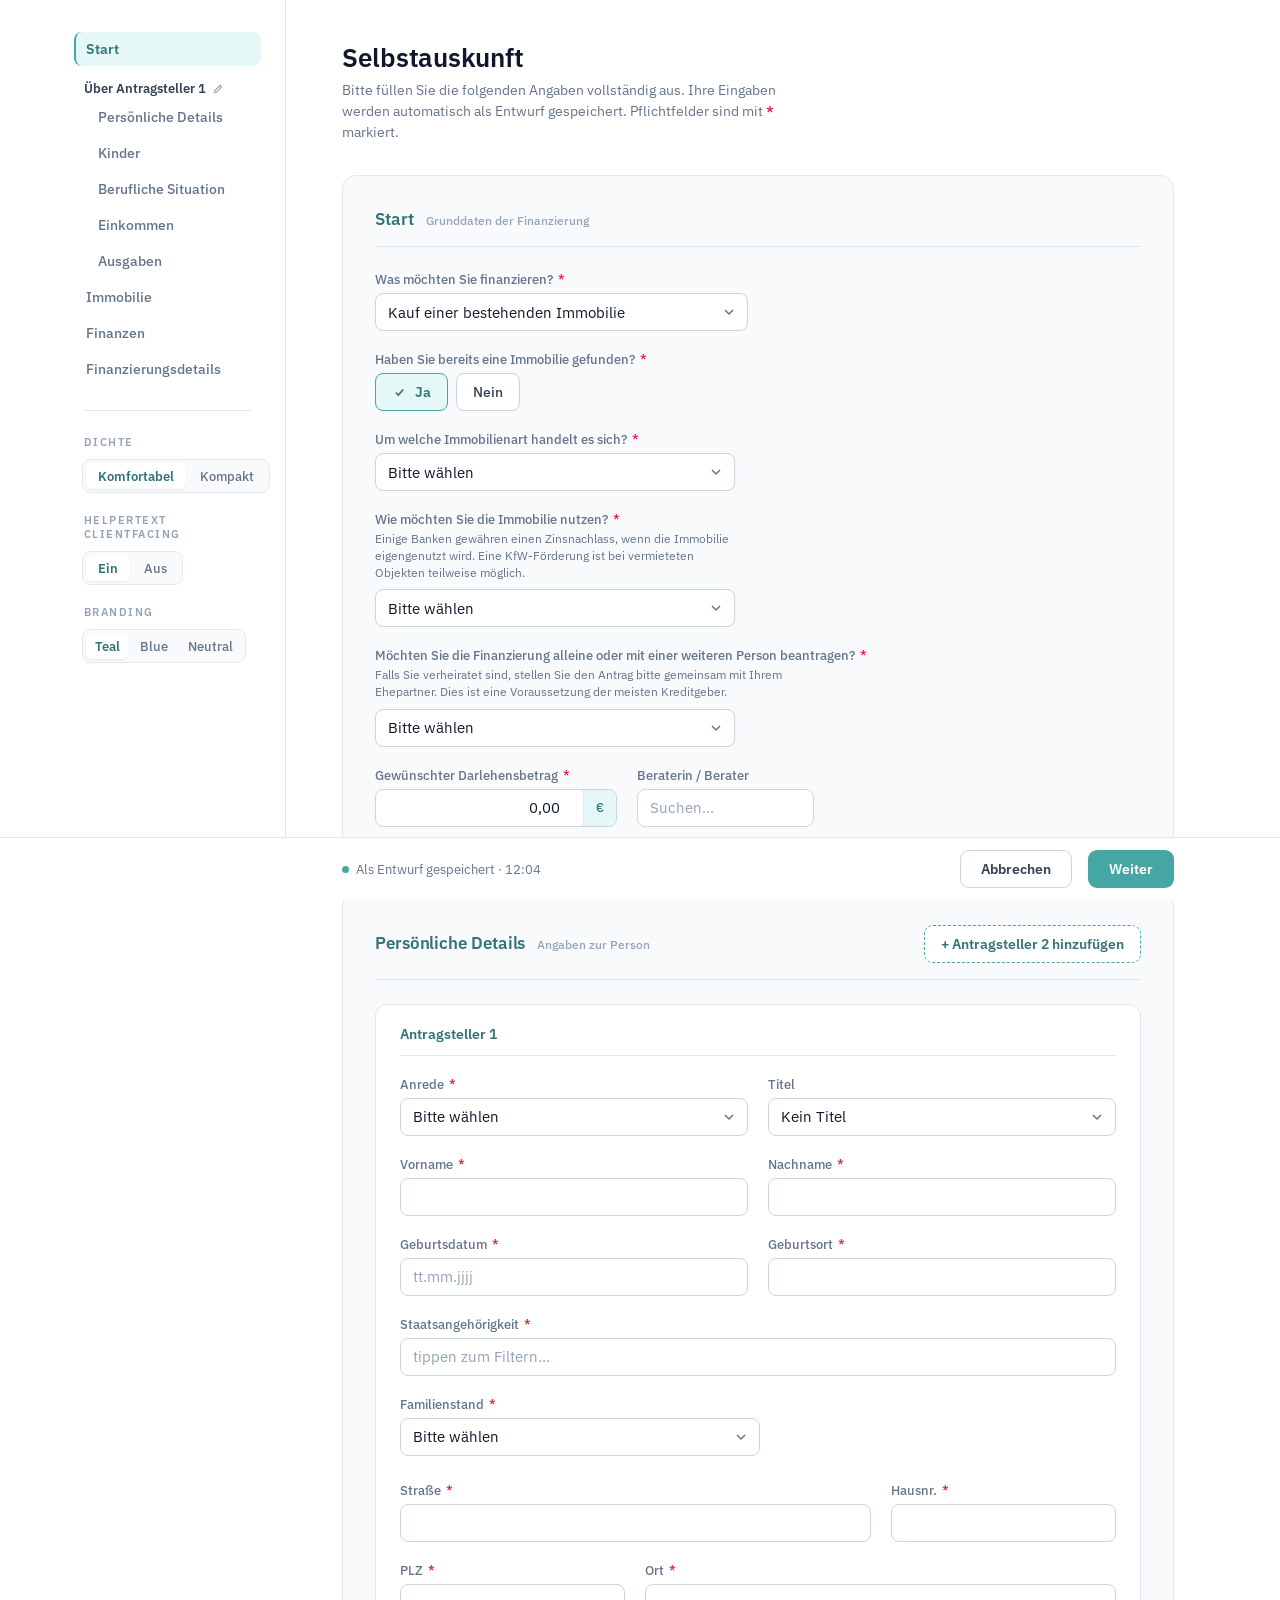
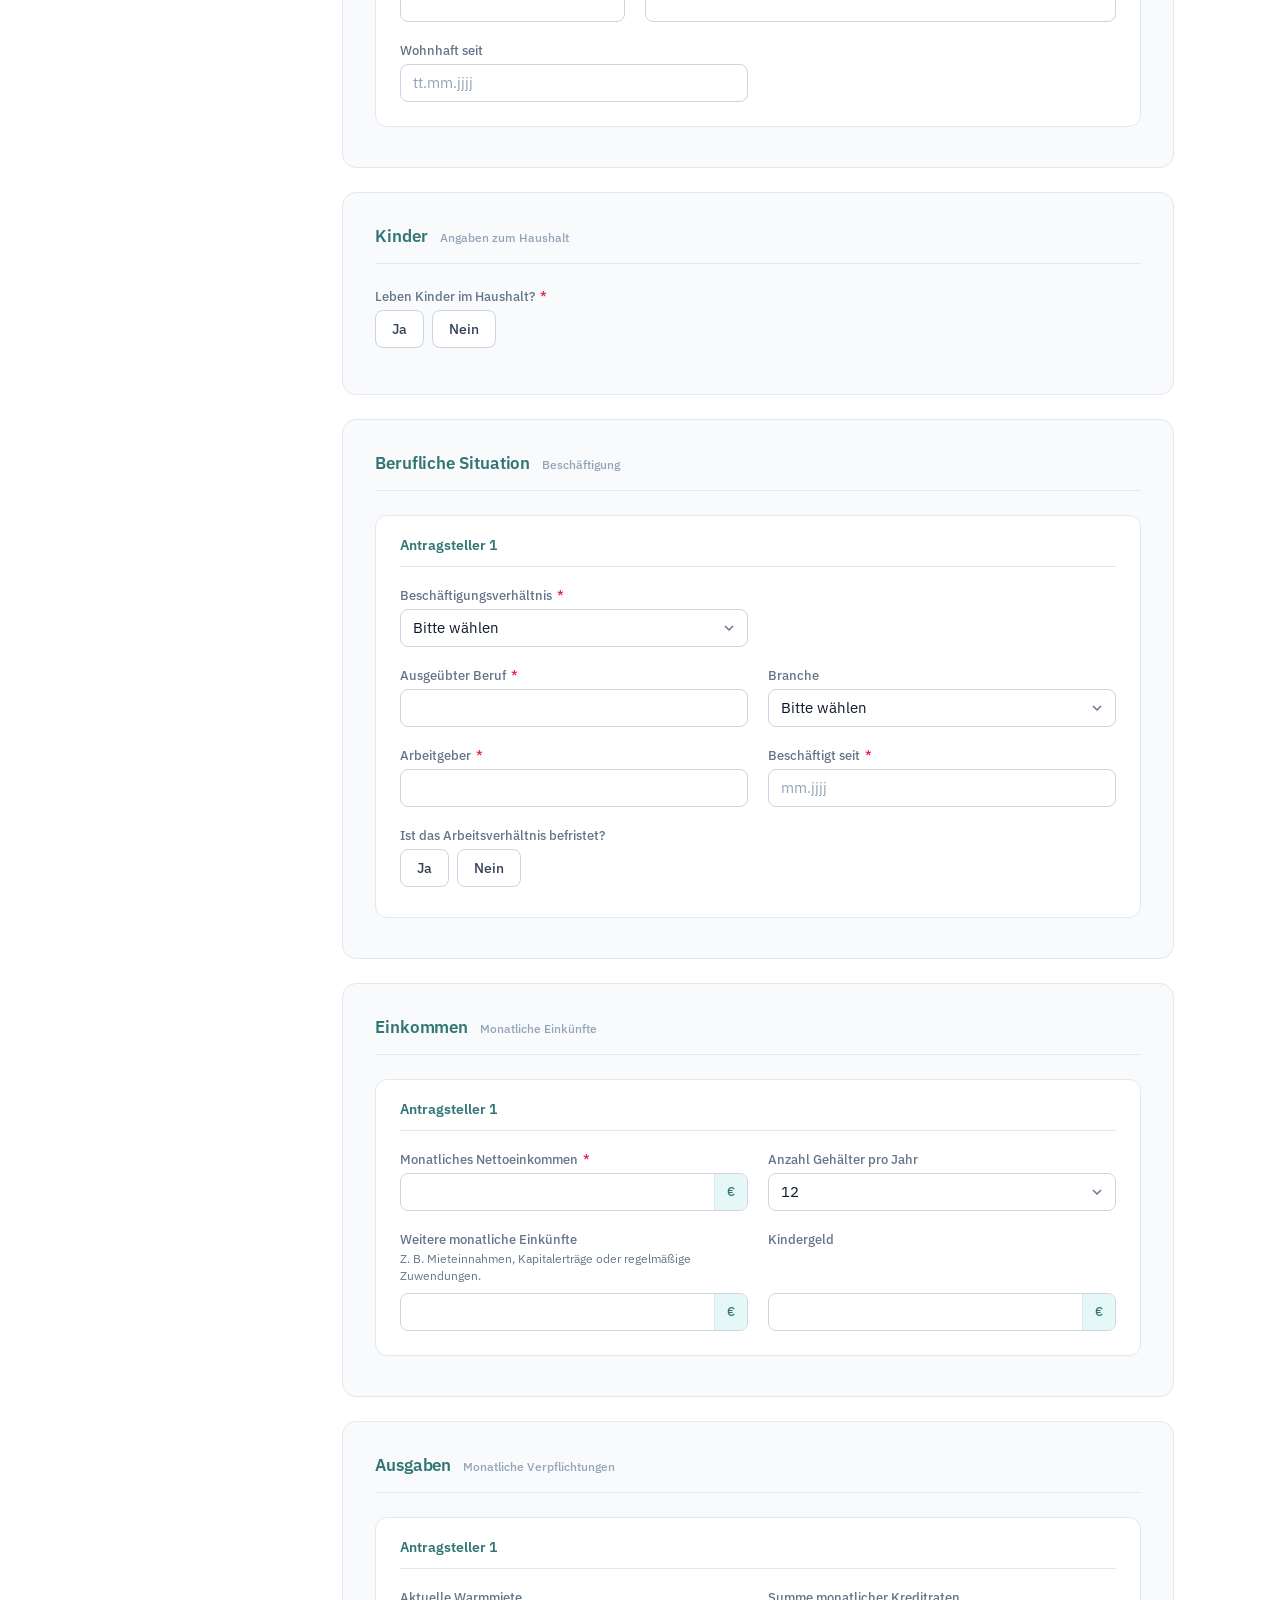
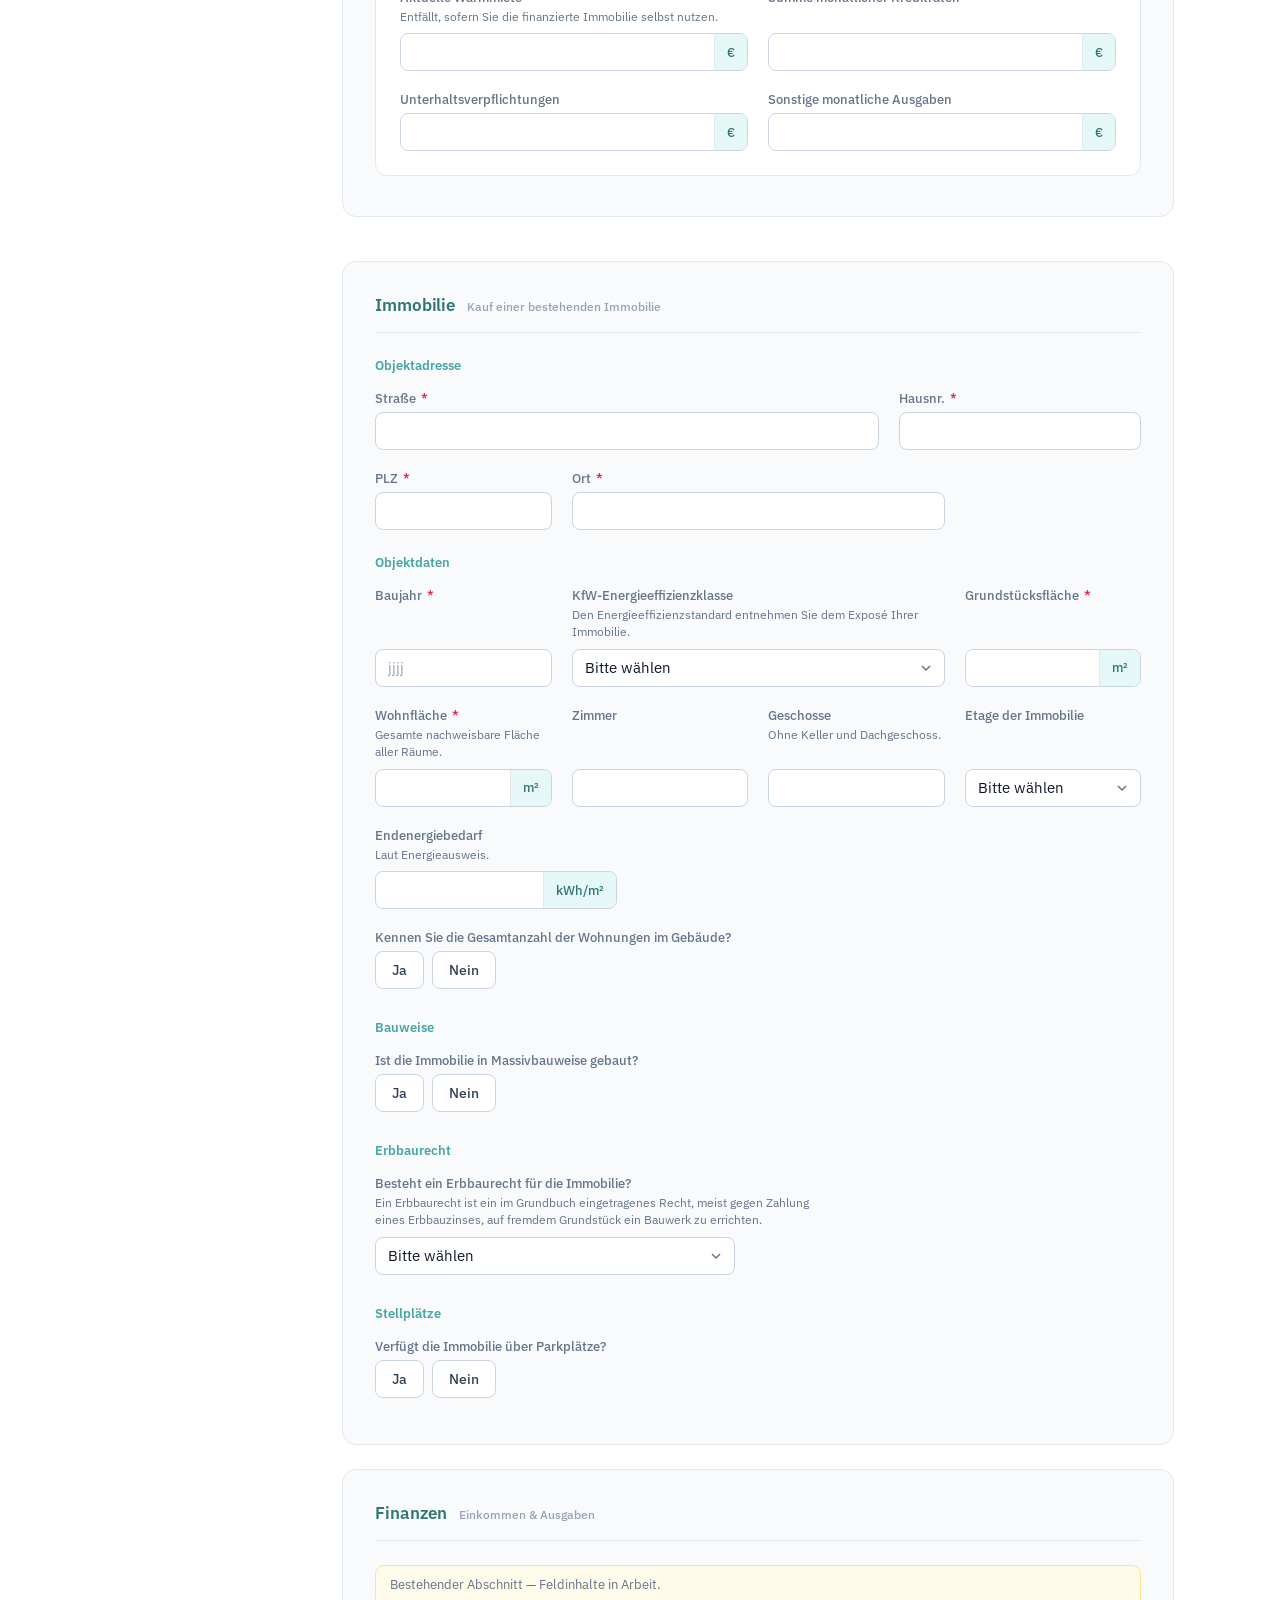
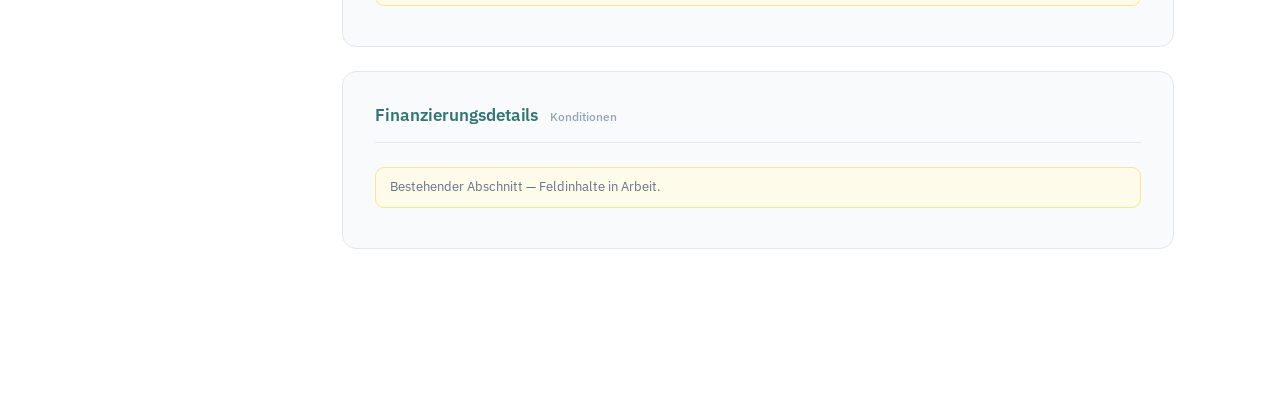
<file: V2/index.html>
<!DOCTYPE html>
<html lang="de">
<head>
<meta charset="UTF-8">
<meta name="viewport" content="width=device-width, initial-scale=1.0">
<title>Selbstauskunft – FinLink</title>
<style>
  /* =====================================================================
     FinLink Forms — design system (see DESIGN-SYSTEM.md for the reusable copy)
     ===================================================================== */
  @import url('https://fonts.googleapis.com/css2?family=IBM+Plex+Sans:wght@400;500;600;700&display=swap');

  :root{
    /* brand accent — default: Teal (see "branding themes" below) */
    --brand-700:#317574; --brand-600:#46A6A4; --brand-500:#46A6A4;
    --brand-100:#BEEAE9; --brand-50:#E5F7F6; --brand-ring:rgba(70,166,164,.28);
    /* neutrals */
    --ink:#0f172a; --ink-2:#334155; --muted:#64748b; --faint:#94a3b8;
    --line:#e2e8f0; --border:#cbd5e1; --surface:#f8fafc; --white:#fff; --req:#e11d48;
    /* spacing (8px scale) */
    --s2:8px; --s3:12px; --s4:16px; --s5:20px; --s6:24px; --s8:32px; --s10:40px;
    /* density */
    --field-h:38px; --label-size:12.5px; --input-size:14.5px;
  }
  body.compact{--field-h:30px;--input-size:14px;--s5:14px;--s6:18px;--s8:24px;}
  body.no-help .help{display:none;}

  /* ---- branding themes — override the brand-* accent tokens ---- */
  /* Blue */
  body.theme-blue{
    --brand-700:#003EB4; --brand-600:#2F70E8; --brand-500:#2F70E8;
    --brand-100:#96B7F3; --brand-50:#CEDDFE; --brand-ring:rgba(47,112,232,.28);
  }
  /* Neutral — B&W / greyscale; focus is dark black */
  body.theme-neutral{
    --brand-700:#282828; --brand-600:#282828; --brand-500:#282828;
    --brand-100:#A8AEBA; --brand-50:#EAEAEA; --brand-ring:rgba(40,40,40,.18);
  }
  body.theme-neutral .btn.primary:hover{background:#000;}

  *{box-sizing:border-box;}
  body{margin:0;font-family:'IBM Plex Sans',system-ui,sans-serif;color:var(--ink);background:#fff;-webkit-font-smoothing:antialiased;}
  .app{display:grid;grid-template-columns:236px 1fr;max-width:1180px;margin:0 auto;min-height:100vh;}

  /* ---- nav ---- */
  .nav{padding:var(--s8) var(--s6);border-right:1px solid var(--line);position:sticky;top:0;align-self:start;height:100vh;}
  .nav a{display:block;text-decoration:none;color:var(--muted);font-size:14px;font-weight:500;padding:8px 10px;border-radius:8px;margin-bottom:2px;border-left:2px solid transparent;transition:.12s;}
  .nav a:hover{background:var(--surface);color:var(--ink-2);}
  .nav a.active{color:var(--brand-700);background:var(--brand-50);border-left:2px solid var(--brand-600);font-weight:600;}
  .nav a.object-nav{display:none;}
  .nav a.object-nav.show{display:block;animation:navin .3s ease;}
  @keyframes navin{from{opacity:0;transform:translateX(-4px);}to{opacity:1;transform:none;}}
  .nav .divider{height:1px;background:var(--line);margin:var(--s6) 10px;}
  .nav .eyebrow{font-size:10.5px;letter-spacing:.14em;text-transform:uppercase;color:var(--faint);font-weight:600;padding:0 10px;margin-bottom:10px;}
  .seg{display:inline-flex;background:var(--surface);border:1px solid var(--line);border-radius:8px;padding:3px;gap:2px;margin:0 8px;}
  .seg button{font-family:inherit;font-size:12.5px;font-weight:500;color:var(--muted);border:0;background:transparent;padding:5px 12px;border-radius:6px;cursor:pointer;}
  .seg button.on{background:#fff;color:var(--brand-700);font-weight:600;box-shadow:0 1px 2px rgba(15,23,42,.08);}
  .seg.brand button{padding:5px 9px;}

  /* ---- content ---- */
  .content{padding:var(--s10) 56px 120px;}
  .page-title{font-size:26px;font-weight:600;letter-spacing:-.01em;margin:0 0 6px;}
  .lede{font-size:14px;color:var(--muted);max-width:56ch;line-height:1.5;margin:0 0 var(--s8);}
  .lede .req{color:var(--req);font-weight:600;}

  .section{background:var(--surface);border:1px solid var(--line);border-radius:14px;padding:var(--s8) var(--s8) var(--s10);margin-bottom:var(--s6);}
  .section-head{display:flex;align-items:baseline;gap:12px;padding-bottom:var(--s4);margin-bottom:var(--s6);border-bottom:1px solid var(--line);}
  .section-head h2{font-size:17px;font-weight:600;color:var(--brand-700);margin:0;letter-spacing:-.005em;}
  .section-head .kicker{font-size:12px;color:var(--faint);font-weight:500;}
  .subhead{font-size:13px;color:var(--brand-600);font-weight:600;margin:var(--s6) 0 var(--s4);}
  .subhead:first-of-type{margin-top:0;}

  .grid{display:grid;grid-template-columns:repeat(12,1fr);gap:var(--s5);}
  .field{display:flex;flex-direction:column;gap:6px;}
  /* bottom-align controls so inputs share a baseline even when a neighbouring label wraps to two lines */
  .field>input,.field>select,.field>.with-unit{margin-top:auto;}
  .col-12{grid-column:span 12;} .col-8{grid-column:span 8;} .col-6{grid-column:span 6;}
  .col-4{grid-column:span 4;} .col-3{grid-column:span 3;}

  label{font-size:var(--label-size);font-weight:500;color:var(--muted);}
  label .req{color:var(--req);margin-left:2px;}
  .help{font-size:12px;color:var(--muted);line-height:1.4;margin:-2px 0 2px;max-width:64ch;}

  input,select{font-family:inherit;font-size:var(--input-size);color:var(--ink);height:var(--field-h);border:1px solid var(--border);border-radius:8px;background:#fff;padding:0 12px;width:100%;transition:border-color .12s,box-shadow .12s;}
  input::placeholder{color:var(--faint);}
  input:hover,select:hover{border-color:#b6c2d1;}
  input:focus-visible,select:focus-visible{outline:none;border-color:var(--brand-500);box-shadow:0 0 0 3px var(--brand-ring);}
  input.num{text-align:right;font-variant-numeric:tabular-nums;}
  select{appearance:none;background-image:url("data:image/svg+xml;utf8,<svg xmlns='http://www.w3.org/2000/svg' width='16' height='16' fill='none' stroke='%2364748b' stroke-width='1.5'><path d='M4 6l4 4 4-4'/></svg>");background-repeat:no-repeat;background-position:right 10px center;padding-right:32px;}

  .with-unit{position:relative;}
  .with-unit input{padding-right:56px;text-align:right;font-variant-numeric:tabular-nums;}
  .with-unit .unit{position:absolute;right:1px;top:1px;bottom:1px;display:flex;align-items:center;padding:0 12px;color:var(--brand-700);font-size:13px;font-weight:500;border-left:1px solid var(--line);background:var(--brand-50);border-radius:0 7px 7px 0;pointer-events:none;}

  /* segmented single-select */
  .choices{display:flex;flex-wrap:wrap;gap:8px;}
  .choices.grid-choices{display:grid;grid-template-columns:repeat(2,minmax(0,1fr));max-width:520px;}
  /* aligned grid for many-option groups — tidy columns, capped width, more contrast */
  .choices.grid-auto{display:grid;grid-template-columns:repeat(auto-fill,minmax(240px,1fr));gap:8px;max-width:840px;}
  .choices.grid-auto .choice{width:100%;justify-content:flex-start;text-align:left;white-space:normal;line-height:1.25;height:auto;min-height:var(--field-h);padding:9px 14px;border-color:#b3c0cf;box-shadow:0 1px 1.5px rgba(15,23,42,.05);}
  .choice{font-family:inherit;font-size:14px;font-weight:500;color:var(--ink-2);background:#fff;border:1px solid var(--border);height:var(--field-h);padding:0 16px;border-radius:8px;cursor:pointer;display:inline-flex;align-items:center;gap:8px;transition:all .12s;white-space:nowrap;}
  .choice:hover{border-color:var(--brand-500);color:var(--ink);}
  .choice:focus-visible{outline:none;box-shadow:0 0 0 3px var(--brand-ring);border-color:var(--brand-500);}
  .choice[aria-pressed="true"]{background:var(--brand-50);border-color:var(--brand-600);color:var(--brand-700);font-weight:600;}
  .choice .tick{width:15px;height:15px;display:none;}
  .choice[aria-pressed="true"] .tick{display:inline-block;}

  /* conditional reveal */
  .reveal{display:grid;grid-template-rows:0fr;opacity:0;transition:grid-template-rows .3s ease,opacity .25s ease;}
  /* the inner clips during the animation — widen it 6px past the content
     (negative margins) and pad .pad back in, so focus rings aren't cut off */
  .reveal>.reveal-inner{overflow:hidden;min-height:0;margin:0 -6px -6px;}
  .reveal.open{grid-template-rows:1fr;opacity:1;}
  .reveal .pad{padding:var(--s5) 6px 6px;}

  /* nested sub-card + repeatable group */
  .subcard{background:#fff;border:1px solid var(--line);border-radius:12px;padding:var(--s5) var(--s6) var(--s6);margin-top:var(--s4);}
  .subcard-head{display:flex;align-items:center;justify-content:space-between;padding-bottom:var(--s3);margin-bottom:var(--s5);border-bottom:1px solid var(--line);}
  .subcard-head strong{font-size:13.5px;color:var(--ink);font-weight:600;}
  .subcard-head .x{background:none;border:0;cursor:pointer;color:var(--muted);font-size:18px;line-height:1;padding:4px;border-radius:6px;}
  .subcard-head .x:hover{background:var(--surface);color:var(--ink);}
  .add-btn{font-family:inherit;font-size:13.5px;font-weight:600;color:var(--brand-700);background:#fff;border:1px dashed var(--brand-600);border-radius:9px;height:var(--field-h);padding:0 16px;cursor:pointer;margin-top:var(--s4);transition:.12s;}
  .add-btn:hover{background:var(--brand-50);}

  .note{font-size:13px;color:var(--muted);background:#fffbeb;border:1px solid #fde68a;border-radius:9px;padding:10px 14px;margin-top:var(--s4);line-height:1.45;}

  /* nav sub-group */
  .nav .group{font-size:12.5px;font-weight:600;color:var(--ink-2);padding:12px 10px 4px;}
  .nav a.sub{padding-left:22px;font-size:13.5px;}

  /* applicants side-by-side */
  .applicants{display:grid;grid-template-columns:1fr;gap:var(--s5);}
  .applicants.two{grid-template-columns:repeat(2,minmax(0,1fr));}
  .applicant{background:#fff;border:1px solid var(--line);border-radius:12px;padding:var(--s5) var(--s6) var(--s6);}
  .applicant-head{display:flex;align-items:center;justify-content:space-between;gap:8px;padding-bottom:var(--s3);margin-bottom:var(--s5);border-bottom:1px solid var(--line);}
  .applicant-title{font-size:13.5px;color:var(--brand-700);font-weight:600;}
  .applicant .x{background:none;border:0;cursor:pointer;color:var(--muted);font-size:18px;line-height:1;padding:2px 6px;border-radius:6px;}
  .applicant .x:hover{background:var(--surface);color:var(--ink);}
  .section-head .add-btn{margin:0 0 0 auto;}
  @media(max-width:960px){.applicants.two{grid-template-columns:1fr;}}

  /* nav person group with edit pencil */
  .nav .group{display:flex;align-items:center;gap:6px;}
  .nav .group .pencil{width:13px;height:13px;color:var(--faint);flex:none;}

  /* compact segmented choices (child rows) */
  .choices.mini{gap:6px;}
  .choices.mini .choice{height:28px;padding:0 10px;font-size:12.5px;gap:5px;}
  .choices.mini .choice .tick{width:12px;height:12px;}

  /* repeatable child rows — one line */
  .child-row{display:flex;flex-wrap:wrap;align-items:flex-end;gap:var(--s3);padding:10px 0;border-bottom:1px dashed var(--line);}
  .child-row:last-of-type{border-bottom:0;}
  .child-row .field{gap:4px;}
  .child-row .c-name{flex:1 1 140px;min-width:120px;}
  .child-row .c-date{flex:0 0 118px;}
  .child-row .x{background:none;border:0;cursor:pointer;color:var(--muted);font-size:18px;line-height:1;padding:2px 6px;border-radius:6px;align-self:center;}
  .child-row .x:hover{background:var(--surface);color:var(--ink);}

  /* sticky action bar */
  .actionbar{position:fixed;left:0;right:0;bottom:0;background:rgba(255,255,255,.92);backdrop-filter:blur(8px);border-top:1px solid var(--line);display:flex;justify-content:center;}
  .actionbar-inner{width:100%;max-width:1180px;display:flex;align-items:center;gap:16px;padding:12px 56px 12px calc(236px + 56px);}
  .save-state{font-size:13px;color:var(--muted);display:flex;align-items:center;gap:7px;margin-right:auto;}
  .dot{width:7px;height:7px;border-radius:50%;background:var(--brand-500);}
  .btn{font-family:inherit;font-size:14px;font-weight:600;height:38px;padding:0 20px;border-radius:9px;cursor:pointer;border:1px solid transparent;}
  .btn.ghost{background:#fff;border-color:var(--border);color:var(--ink-2);}
  .btn.primary{background:var(--brand-600);color:#fff;}
  .btn.primary:hover{background:var(--brand-700);}

  /* ===== responsive — tablet & mobile ===== */
  @media(max-width:900px){
    .app{grid-template-columns:1fr;}
    /* sidebar becomes a sticky, horizontally scrollable top bar */
    .nav{position:sticky;top:0;z-index:20;height:auto;display:flex;align-items:center;gap:2px;
         overflow-x:auto;-webkit-overflow-scrolling:touch;scrollbar-width:none;
         border-right:0;border-bottom:1px solid var(--line);padding:10px 16px;
         background:rgba(255,255,255,.95);backdrop-filter:blur(8px);}
    .nav::-webkit-scrollbar{display:none;}
    .nav a{white-space:nowrap;margin-bottom:0;border-left:0;flex:none;}
    .nav a.active{border-left:0;}
    .nav a.sub{padding-left:10px;font-size:14px;}
    .nav .group,.nav .divider,.nav .eyebrow,.nav .seg{display:none;}
    .content{padding:28px 20px 140px;}
    .page-title{font-size:22px;}
    .section{padding:var(--s6) var(--s5) var(--s8);}
    .applicant,.subcard{padding:var(--s4) var(--s4) var(--s5);}
    .actionbar-inner{padding:10px 20px;}
  }
  @media(max-width:720px){
    body,body.compact{--input-size:16px;--field-h:42px;} /* 16px prevents iOS focus zoom */
    .grid{gap:var(--s4);}
    .col-8,.col-6{grid-column:span 12;}
    .col-4,.col-3{grid-column:span 6;}
    .field[style*="max-width"]{max-width:none !important;}
    .choices.grid-auto,.choices.grid-choices{grid-template-columns:1fr;max-width:none;}
    .child-row .c-name{flex-basis:100%;}
    .content{padding:24px 16px 150px;}
    .section{border-radius:12px;}
  }
  @media(max-width:480px){
    .save-state{display:none;}
    .actionbar-inner{gap:10px;}
    .btn{flex:1;}
  }
</style>
</head>
<body>
<div class="app">
  <aside class="nav">
    <a href="#start" class="active">Start</a>
    <div class="group"><span id="person-group-title">Über Antragsteller 1</span><svg class="pencil" viewBox="0 0 20 20" fill="none" stroke="currentColor" stroke-width="1.6"><path d="M4 13.5V16h2.5l7.7-7.7-2.5-2.5L4 13.5z"/><path d="M12 4.3l2.5 2.5"/></svg></div>
    <a href="#pd"        class="sub">Persönliche Details</a>
    <a href="#kinder"    class="sub">Kinder</a>
    <a href="#beruf"     class="sub">Berufliche Situation</a>
    <a href="#einkommen" class="sub">Einkommen</a>
    <a href="#ausgaben"  class="sub">Ausgaben</a>
    <!-- object-section nav entries (only the active one shows) -->
    <a href="#immobilie"   class="object-nav" data-navfor="immobilie">Immobilie</a>
    <a href="#neubau"      class="object-nav" data-navfor="neubau">Neubau</a>
    <a href="#anschluss"   class="object-nav" data-navfor="anschluss">Anschlussfinanzierung</a>
    <a href="#modern"      class="object-nav" data-navfor="modernisierung">Modernisierung</a>
    <a href="#kapital"     class="object-nav" data-navfor="kapital">Kapitalbeschaffung</a>
    <a href="#finanzen">Finanzen</a>
    <a href="#details">Finanzierungsdetails</a>
    <div class="divider"></div>
    <div class="eyebrow">Dichte</div>
    <div class="seg" role="group" aria-label="Dichte">
      <button data-density="comfort" class="on">Komfortabel</button>
      <button data-density="compact">Kompakt</button>
    </div>
    <div class="eyebrow" style="margin-top:var(--s5)">Helpertext clientfacing</div>
    <div class="seg" role="group" aria-label="Helpertext clientfacing">
      <button data-help="on" class="on">Ein</button>
      <button data-help="off">Aus</button>
    </div>
    <div class="eyebrow" style="margin-top:var(--s5)">Branding</div>
    <div class="seg brand" role="group" aria-label="Branding">
      <button data-theme="teal" class="on">Teal</button>
      <button data-theme="blue">Blue</button>
      <button data-theme="neutral">Neutral</button>
    </div>
  </aside>

  <main class="content">
    <h1 class="page-title">Selbstauskunft</h1>
    <p class="lede">Bitte füllen Sie die folgenden Angaben vollständig aus. Ihre Eingaben werden automatisch als Entwurf gespeichert. Pflichtfelder sind mit <span class="req">*</span> markiert.</p>

    <!-- ===================== START ===================== -->
    <section class="section" id="start">
      <div class="section-head"><h2>Start</h2><span class="kicker">Grunddaten der Finanzierung</span></div>

      <!-- Q1 — Finanzierungszweck (immer sichtbar) -->
      <div class="grid">
        <div class="field col-6">
          <label>Was möchten Sie finanzieren? <span class="req">*</span></label>
          <select id="zweck">
            <option value="neubau-bautraeger">Neubau vom Bauträger</option>
            <option value="kauf" selected>Kauf einer bestehenden Immobilie</option>
            <option value="bauvorhaben">Eigenes Bauvorhaben</option>
            <option value="modernisierung">Modernisierung</option>
            <option value="anschluss">Anschlussfinanzierung</option>
            <option value="kapitalbeschaffung">Kapitalbeschaffung</option>
          </select>
        </div>
        <div class="field col-6"></div>
      </div>

      <!-- Q2 — Immobilie gefunden? (nur bei Kauf einer bestehenden Immobilie) -->
      <div class="reveal" id="c-gefunden"><div class="reveal-inner"><div class="pad">
        <div class="field">
          <label>Haben Sie bereits eine Immobilie gefunden? <span class="req">*</span></label>
          <div class="choices" data-single id="gefunden">
            <button type="button" class="choice" data-value="Ja" aria-pressed="true"><svg class="tick" viewBox="0 0 20 20" fill="none" stroke="currentColor" stroke-width="2.2"><path d="M5 10l3.5 3.5L15 6"/></svg>Ja</button>
            <button type="button" class="choice" data-value="Nein" aria-pressed="false"><svg class="tick" viewBox="0 0 20 20" fill="none" stroke="currentColor" stroke-width="2.2"><path d="M5 10l3.5 3.5L15 6"/></svg>Nein</button>
          </div>
        </div>
      </div></div></div>

      <!-- Q3 — Immobilienart (wenn ein konkretes Objekt bekannt ist) -->
      <div class="reveal" id="c-immobilienart"><div class="reveal-inner"><div class="pad">
        <div class="field" style="max-width:360px">
          <label>Um welche Immobilienart handelt es sich? <span class="req">*</span></label>
          <select id="immobilienart">
            <option value="">Bitte wählen</option>
            <option>Eigentumswohnung</option>
            <option>Mehrfamilienhaus</option>
            <option>Doppelhaushälfte</option>
            <option>Reihenendhaus</option>
            <option>Grundstück</option>
            <option>Reihenmittelhaus</option>
            <option>Wohn- und Geschäftshaus</option>
            <option>Einfamilienhaus</option>
            <option>Zweifamilienhaus</option>
          </select>
        </div>
      </div></div></div>

      <!-- Q4 — Nutzung (wenn ein konkretes Objekt bekannt ist) -->
      <div class="reveal" id="c-nutzung"><div class="reveal-inner"><div class="pad">
        <div class="field" style="max-width:360px">
          <label>Wie möchten Sie die Immobilie nutzen? <span class="req">*</span></label>
          <p class="help">Einige Banken gewähren einen Zinsnachlass, wenn die Immobilie eigengenutzt wird. Eine KfW-Förderung ist bei vermieteten Objekten teilweise möglich.</p>
          <select id="nutzung">
            <option value="">Bitte wählen</option>
            <option>Selbst nutzen</option>
            <option>Vermieten</option>
            <option>Teilweise vermieten</option>
          </select>
        </div>
      </div></div></div>

      <!-- Q5 — Darlehensnehmer + Eckdaten (immer sichtbar) -->
      <div class="grid" style="margin-top:var(--s5)">
        <div class="field col-12">
          <label>Möchten Sie die Finanzierung alleine oder mit einer weiteren Person beantragen? <span class="req">*</span></label>
          <p class="help">Falls Sie verheiratet sind, stellen Sie den Antrag bitte gemeinsam mit Ihrem Ehepartner. Dies ist eine Voraussetzung der meisten Kreditgeber.</p>
          <select id="darlehensnehmer" style="max-width:360px">
            <option value="">Bitte wählen</option>
            <option value="1">Alleine</option>
            <option value="2">Mit einer weiteren Person</option>
          </select>
        </div>
        <div class="field col-4"><label style="white-space:nowrap">Gewünschter Darlehensbetrag <span class="req">*</span></label><div class="with-unit"><input inputmode="decimal" value="0,00"><span class="unit">€</span></div></div>
        <div class="field col-3"><label>Beraterin / Berater</label><input type="text" placeholder="Suchen…"></div>
      </div>
    </section>

    <!-- ===================== PERSÖNLICHE DETAILS ===================== -->
    <section class="section" id="pd">
      <div class="section-head"><h2>Persönliche Details</h2><span class="kicker">Angaben zur Person</span>
        <button type="button" class="add-btn" id="add-applicant">+ Antragsteller 2 hinzufügen</button>
      </div>
      <div class="applicants" data-applicants>
        <div class="applicant" data-applicant="1">
          <div class="applicant-head"><span class="applicant-title">Antragsteller 1</span></div>
          <div class="grid">
            <div class="field col-6">
              <label>Anrede <span class="req">*</span></label>
              <select><option value="">Bitte wählen</option><option>Frau</option><option>Herr</option><option>Divers</option></select>
            </div>
            <div class="field col-6"><label>Titel</label><select><option value="">Kein Titel</option><option>Dr.</option><option>Prof.</option><option>Prof. Dr.</option></select></div>
            <div class="field col-6"><label>Vorname <span class="req">*</span></label><input type="text" data-role="vorname"></div>
            <div class="field col-6"><label>Nachname <span class="req">*</span></label><input type="text" data-role="nachname"></div>
            <div class="field col-6"><label>Geburtsdatum <span class="req">*</span></label><input type="text" placeholder="tt.mm.jjjj" inputmode="numeric"></div>
            <div class="field col-6"><label>Geburtsort <span class="req">*</span></label><input type="text"></div>
            <div class="field col-12"><label>Staatsangehörigkeit <span class="req">*</span></label><input type="text" placeholder="tippen zum Filtern…"></div>
            <div class="field col-12">
              <label>Familienstand <span class="req">*</span></label>
              <select data-show-when="verheiratet" style="max-width:360px">
                <option value="">Bitte wählen</option>
                <option value="ledig">ledig</option>
                <option value="verheiratet">verheiratet</option>
                <option value="geschieden">geschieden</option>
                <option value="verwitwet">verwitwet</option>
                <option value="eingetr">eingetr. Lebenspartnerschaft</option>
              </select>
              <div class="reveal"><div class="reveal-inner"><div class="pad">
                <div class="field" style="max-width:340px"><label>In welchem Güterstand leben Sie? <span class="req">*</span></label><select><option>Zugewinngemeinschaft</option><option>Gütertrennung</option><option>Gütergemeinschaft</option></select></div>
              </div></div></div>
            </div>
            <div class="field col-8"><label>Straße <span class="req">*</span></label><input type="text"></div>
            <div class="field col-4"><label>Hausnr. <span class="req">*</span></label><input type="text"></div>
            <div class="field col-4"><label>PLZ <span class="req">*</span></label><input type="text" inputmode="numeric"></div>
            <div class="field col-8"><label>Ort <span class="req">*</span></label><input type="text"></div>
            <div class="field col-6"><label>Wohnhaft seit</label><input type="text" placeholder="tt.mm.jjjj" inputmode="numeric"></div>
          </div>
        </div>
      </div>
    </section>

    <!-- ===================== KINDER ===================== -->
    <section class="section" id="kinder">
      <div class="section-head"><h2>Kinder</h2><span class="kicker">Angaben zum Haushalt</span></div>
      <div class="grid">
        <div class="field col-12">
          <label>Leben Kinder im Haushalt? <span class="req">*</span></label>
          <div class="choices" id="kinder-toggle" data-single data-show-when="Ja">
            <button type="button" class="choice" data-value="Ja" aria-pressed="false"><svg class="tick" viewBox="0 0 20 20" fill="none" stroke="currentColor" stroke-width="2.2"><path d="M5 10l3.5 3.5L15 6"/></svg>Ja</button>
            <button type="button" class="choice" data-value="Nein" aria-pressed="false"><svg class="tick" viewBox="0 0 20 20" fill="none" stroke="currentColor" stroke-width="2.2"><path d="M5 10l3.5 3.5L15 6"/></svg>Nein</button>
          </div>
          <div class="reveal"><div class="reveal-inner"><div class="pad">
            <div class="kinder-list"></div>
            <button type="button" class="add-btn kinder-add">+ Kind hinzufügen</button>
          </div></div></div>
        </div>
      </div>
    </section>

    <!-- ===================== BERUFLICHE SITUATION ===================== -->
    <section class="section" id="beruf">
      <div class="section-head"><h2>Berufliche Situation</h2><span class="kicker">Beschäftigung</span></div>
      <div class="applicants" data-applicants>
        <div class="applicant" data-applicant="1">
          <div class="applicant-head"><span class="applicant-title">Antragsteller 1</span></div>
          <div class="grid">
            <div class="field col-6">
              <label>Beschäftigungsverhältnis <span class="req">*</span></label>
              <select>
                <option value="">Bitte wählen</option>
                <option>Angestellt</option>
                <option>Beamtin / Beamter</option>
                <option>Selbstständig</option>
                <option>Freiberuflich</option>
                <option>Arbeiterin / Arbeiter</option>
                <option>Rentnerin / Rentner</option>
                <option>In Ausbildung</option>
                <option>Nicht erwerbstätig</option>
              </select>
            </div>
            <div class="field col-6"></div>
            <div class="field col-6"><label>Ausgeübter Beruf <span class="req">*</span></label><input type="text"></div>
            <div class="field col-6"><label>Branche</label><select><option value="">Bitte wählen</option><option>Bau &amp; Handwerk</option><option>Handel</option><option>IT &amp; Telekommunikation</option><option>Gesundheit &amp; Soziales</option><option>Öffentlicher Dienst</option><option>Industrie &amp; Produktion</option><option>Finanzen &amp; Versicherung</option><option>Sonstige</option></select></div>
            <div class="field col-6"><label>Arbeitgeber <span class="req">*</span></label><input type="text"></div>
            <div class="field col-6"><label>Beschäftigt seit <span class="req">*</span></label><input type="text" placeholder="mm.jjjj" inputmode="numeric"></div>
            <div class="field col-12">
              <label>Ist das Arbeitsverhältnis befristet?</label>
              <div class="choices" data-single data-show-when="Ja">
                <button type="button" class="choice" data-value="Ja" aria-pressed="false"><svg class="tick" viewBox="0 0 20 20" fill="none" stroke="currentColor" stroke-width="2.2"><path d="M5 10l3.5 3.5L15 6"/></svg>Ja</button>
                <button type="button" class="choice" data-value="Nein" aria-pressed="false"><svg class="tick" viewBox="0 0 20 20" fill="none" stroke="currentColor" stroke-width="2.2"><path d="M5 10l3.5 3.5L15 6"/></svg>Nein</button>
              </div>
              <div class="reveal"><div class="reveal-inner"><div class="pad">
                <div class="field" style="max-width:220px"><label>Befristet bis <span class="req">*</span></label><input type="text" placeholder="mm.jjjj" inputmode="numeric"></div>
              </div></div></div>
            </div>
          </div>
        </div>
      </div>
    </section>

    <!-- ===================== EINKOMMEN ===================== -->
    <section class="section" id="einkommen">
      <div class="section-head"><h2>Einkommen</h2><span class="kicker">Monatliche Einkünfte</span></div>
      <div class="applicants" data-applicants>
        <div class="applicant" data-applicant="1">
          <div class="applicant-head"><span class="applicant-title">Antragsteller 1</span></div>
          <div class="grid">
            <div class="field col-6"><label>Monatliches Nettoeinkommen <span class="req">*</span></label><div class="with-unit"><input inputmode="decimal"><span class="unit">€</span></div></div>
            <div class="field col-6"><label>Anzahl Gehälter pro Jahr</label><select><option>12</option><option>13</option><option>14</option></select></div>
            <div class="field col-6"><label>Weitere monatliche Einkünfte</label><p class="help">Z. B. Mieteinnahmen, Kapitalerträge oder regelmäßige Zuwendungen.</p><div class="with-unit"><input inputmode="decimal"><span class="unit">€</span></div></div>
            <div class="field col-6"><label>Kindergeld</label><div class="with-unit"><input inputmode="decimal"><span class="unit">€</span></div></div>
          </div>
        </div>
      </div>
    </section>

    <!-- ===================== AUSGABEN ===================== -->
    <section class="section" id="ausgaben">
      <div class="section-head"><h2>Ausgaben</h2><span class="kicker">Monatliche Verpflichtungen</span></div>
      <div class="applicants" data-applicants>
        <div class="applicant" data-applicant="1">
          <div class="applicant-head"><span class="applicant-title">Antragsteller 1</span></div>
          <div class="grid">
            <div class="field col-6"><label>Aktuelle Warmmiete</label><p class="help">Entfällt, sofern Sie die finanzierte Immobilie selbst nutzen.</p><div class="with-unit"><input inputmode="decimal"><span class="unit">€</span></div></div>
            <div class="field col-6"><label>Summe monatlicher Kreditraten</label><div class="with-unit"><input inputmode="decimal"><span class="unit">€</span></div></div>
            <div class="field col-6"><label>Unterhaltsverpflichtungen</label><div class="with-unit"><input inputmode="decimal"><span class="unit">€</span></div></div>
            <div class="field col-6"><label>Sonstige monatliche Ausgaben</label><div class="with-unit"><input inputmode="decimal"><span class="unit">€</span></div></div>
          </div>
        </div>
      </div>
    </section>

    <!-- ===================== OBJECT SECTION: KAUF → IMMOBILIE (open by default) ===================== -->
    <div class="reveal object-section open" data-for="immobilie"><div class="reveal-inner"><div class="pad">
    <section class="section" id="immobilie">
      <div class="section-head"><h2>Immobilie</h2><span class="kicker">Kauf einer bestehenden Immobilie</span></div>

      <div class="subhead">Objektadresse</div>
      <div class="grid">
        <div class="field col-8"><label>Straße <span class="req">*</span></label><input type="text"></div>
        <div class="field col-4"><label>Hausnr. <span class="req">*</span></label><input type="text"></div>
        <div class="field col-3"><label>PLZ <span class="req">*</span></label><input type="text" inputmode="numeric"></div>
        <div class="field col-6"><label>Ort <span class="req">*</span></label><input type="text"></div>
      </div>

      <div class="subhead">Objektdaten</div>
      <div class="grid">
        <div class="field col-3"><label>Baujahr <span class="req">*</span></label><input type="text" placeholder="jjjj" inputmode="numeric"></div>
        <div class="field col-6">
          <label>KfW-Energieeffizienzklasse</label>
          <p class="help">Den Energieeffizienzstandard entnehmen Sie dem Exposé Ihrer Immobilie.</p>
          <select><option value="">Bitte wählen</option><option>Effizienzhaus-Standard 55</option><option>Effizienzhaus-Standard 40</option><option>Effizienzhaus-Standard 40 plus</option><option>Effizienzhaus-Standard 40 QNG</option><option>Ich bin mir nicht sicher</option><option>Andere</option></select>
        </div>
        <div class="field col-3"><label>Grundstücksfläche <span class="req">*</span></label><div class="with-unit"><input inputmode="decimal"><span class="unit">m²</span></div></div>
        <div class="field col-3"><label>Wohnfläche <span class="req">*</span></label><p class="help">Gesamte nachweisbare Fläche aller Räume.</p><div class="with-unit"><input inputmode="decimal"><span class="unit">m²</span></div></div>
        <div class="field col-3"><label>Zimmer</label><input class="num" inputmode="numeric"></div>
        <div class="field col-3"><label>Geschosse</label><p class="help">Ohne Keller und Dachgeschoss.</p><input class="num" inputmode="numeric"></div>
        <div class="field col-3">
          <label>Etage der Immobilie</label>
          <select><option value="">Bitte wählen</option><option>Untergeschoss</option><option>Erdgeschoss</option><option>Erstes Obergeschoss</option><option>Zweites Obergeschoss</option><option>Drittes Obergeschoss</option><option>Viertes Obergeschoss</option><option>Fünftes Obergeschoss</option><option>Sechstes Obergeschoss oder höher</option></select>
        </div>
        <div class="field col-4"><label>Endenergiebedarf</label><p class="help">Laut Energieausweis.</p><div class="with-unit"><input inputmode="decimal"><span class="unit">kWh/m²</span></div></div>
      </div>

      <div class="grid" style="margin-top:var(--s5)">
        <div class="field col-12">
          <label>Kennen Sie die Gesamtanzahl der Wohnungen im Gebäude?</label>
          <div class="choices" data-single data-controls="#c-wohnungen" data-show-when="Ja">
            <button type="button" class="choice" data-value="Ja" aria-pressed="false"><svg class="tick" viewBox="0 0 20 20" fill="none" stroke="currentColor" stroke-width="2.2"><path d="M5 10l3.5 3.5L15 6"/></svg>Ja</button>
            <button type="button" class="choice" data-value="Nein" aria-pressed="false"><svg class="tick" viewBox="0 0 20 20" fill="none" stroke="currentColor" stroke-width="2.2"><path d="M5 10l3.5 3.5L15 6"/></svg>Nein</button>
          </div>
          <div class="reveal" id="c-wohnungen"><div class="reveal-inner"><div class="pad">
            <div class="field col-3" style="max-width:220px"><label>Anzahl Wohnungen im Gebäude <span class="req">*</span></label><input class="num" inputmode="numeric"></div>
          </div></div></div>
        </div>
      </div>

      <div class="subhead">Bauweise</div>
      <div class="grid">
        <div class="field col-12">
          <label>Ist die Immobilie in Massivbauweise gebaut?</label>
          <div class="choices" data-single data-controls="#c-bauweise" data-show-when="Nein">
            <button type="button" class="choice" data-value="Ja" aria-pressed="false"><svg class="tick" viewBox="0 0 20 20" fill="none" stroke="currentColor" stroke-width="2.2"><path d="M5 10l3.5 3.5L15 6"/></svg>Ja</button>
            <button type="button" class="choice" data-value="Nein" aria-pressed="false"><svg class="tick" viewBox="0 0 20 20" fill="none" stroke="currentColor" stroke-width="2.2"><path d="M5 10l3.5 3.5L15 6"/></svg>Nein</button>
          </div>
          <div class="reveal" id="c-bauweise"><div class="reveal-inner"><div class="pad">
            <div class="field col-6" style="max-width:420px"><label>In welcher Bauweise ist die Immobilie gebaut? <span class="req">*</span></label><p class="help">Für eine akkurate Bewertung des Verkehrswertes erforderlich.</p><select><option value="">Bitte wählen</option><option>Plattenbauweise</option><option>Holzbauweise</option><option>Blockbauweise</option><option>Fachwerkbauweise</option><option>Fertigbauweise</option><option>Andere</option></select></div>
          </div></div></div>
        </div>
      </div>

      <div class="subhead">Erbbaurecht</div>
      <div class="grid">
        <div class="field col-12">
          <label>Besteht ein Erbbaurecht für die Immobilie?</label>
          <p class="help">Ein Erbbaurecht ist ein im Grundbuch eingetragenes Recht, meist gegen Zahlung eines Erbbauzinses, auf fremdem Grundstück ein Bauwerk zu errichten.</p>
          <select data-controls="#c-erbbau" data-show-when="Ja" style="max-width:360px">
            <option value="">Bitte wählen</option>
            <option>Ja</option>
            <option>Nein</option>
            <option>Weiß nicht</option>
          </select>
          <div class="reveal" id="c-erbbau"><div class="reveal-inner"><div class="pad">
            <div class="grid">
              <div class="field col-3"><label>Jährlicher Erbbauzins <span class="req">*</span></label><div class="with-unit"><input inputmode="decimal"><span class="unit">€</span></div></div>
              <div class="field col-4"><label>Grundstückseigentümer <span class="req">*</span></label><select><option value="">Bitte wählen</option><option>Kirche</option><option>Kommune / Stadt</option><option>Stiftung</option><option>Privatperson</option><option>Sonstige</option></select></div>
              <div class="field col-3"><label>Ende des Erbbaurechtsvertrags <span class="req">*</span></label><input type="text" placeholder="tt.mm.jjjj" inputmode="numeric"></div>
            </div>
          </div></div></div>
        </div>
      </div>

      <div class="subhead">Stellplätze</div>
      <div class="grid">
        <div class="field col-12">
          <label>Verfügt die Immobilie über Parkplätze?</label>
          <div class="choices" data-single data-controls="#c-park" data-show-when="Ja">
            <button type="button" class="choice" data-value="Ja" aria-pressed="false"><svg class="tick" viewBox="0 0 20 20" fill="none" stroke="currentColor" stroke-width="2.2"><path d="M5 10l3.5 3.5L15 6"/></svg>Ja</button>
            <button type="button" class="choice" data-value="Nein" aria-pressed="false"><svg class="tick" viewBox="0 0 20 20" fill="none" stroke="currentColor" stroke-width="2.2"><path d="M5 10l3.5 3.5L15 6"/></svg>Nein</button>
          </div>
          <div class="reveal" id="c-park"><div class="reveal-inner"><div class="pad">
            <div id="stellplaetze"></div>
            <button type="button" class="add-btn" id="add-stellplatz">+ Stellplatz hinzufügen</button>
          </div></div></div>
        </div>
      </div>
    </section>
    </div></div></div>

    <!-- ===================== OBJECT SECTION: NEUBAU (scaffold) ===================== -->
    <div class="reveal object-section" data-for="neubau"><div class="reveal-inner"><div class="pad">
    <section class="section" id="neubau">
      <div class="section-head"><h2>Neubau</h2><span class="kicker">Neubau vom Bauträger / eigenes Bauvorhaben</span></div>
      <div class="subhead">Objektadresse</div>
      <div class="grid">
        <div class="field col-8"><label>Straße <span class="req">*</span></label><input type="text"></div>
        <div class="field col-4"><label>Hausnr.</label><input type="text"></div>
        <div class="field col-3"><label>PLZ <span class="req">*</span></label><input type="text" inputmode="numeric"></div>
        <div class="field col-6"><label>Ort <span class="req">*</span></label><input type="text"></div>
      </div>
      <div class="subhead">Bauvorhaben</div>
      <div class="grid">
        <div class="field col-3"><label>Geplante Fertigstellung <span class="req">*</span></label><input type="text" placeholder="mm.jjjj" inputmode="numeric"></div>
        <div class="field col-4"><label>Angestrebter KfW-Neubaustandard</label><select><option value="">Bitte wählen</option><option>Effizienzhaus 40</option><option>Effizienzhaus 40 QNG</option><option>Kein Förderstandard</option></select></div>
        <div class="field col-3"><label>Grundstücksfläche <span class="req">*</span></label><div class="with-unit"><input inputmode="decimal"><span class="unit">m²</span></div></div>
      </div>
      <div class="note">Gerüst — finanzierungsspezifische Neubau-Felder (Baukosten, Eigenleistung, Grundstückskauf) noch zu definieren.</div>
    </section>
    </div></div></div>

    <!-- ===================== OBJECT SECTION: ANSCHLUSSFINANZIERUNG (scaffold) ===================== -->
    <div class="reveal object-section" data-for="anschluss"><div class="reveal-inner"><div class="pad">
    <section class="section" id="anschluss">
      <div class="section-head"><h2>Anschlussfinanzierung</h2><span class="kicker">Bestehendes Darlehen</span></div>
      <div class="grid">
        <div class="field col-4"><label>Aktueller Darlehensgeber <span class="req">*</span></label><input type="text" placeholder="tippen zum Filtern…"></div>
        <div class="field col-3"><label>Aktuelle Restschuld <span class="req">*</span></label><div class="with-unit"><input inputmode="decimal"><span class="unit">€</span></div></div>
        <div class="field col-3"><label>Ende der Zinsbindung <span class="req">*</span></label><input type="text" placeholder="tt.mm.jjjj" inputmode="numeric"></div>
      </div>
      <div class="note">Gerüst — weitere Felder (aktueller Sollzins, Sondertilgungsrechte, Objektangaben) noch zu definieren.</div>
    </section>
    </div></div></div>

    <!-- ===================== OBJECT SECTION: MODERNISIERUNG (scaffold) ===================== -->
    <div class="reveal object-section" data-for="modernisierung"><div class="reveal-inner"><div class="pad">
    <section class="section" id="modern">
      <div class="section-head"><h2>Modernisierung</h2><span class="kicker">Modernisierungsvorhaben</span></div>
      <div class="grid">
        <div class="field col-3"><label>Modernisierungssumme <span class="req">*</span></label><div class="with-unit"><input inputmode="decimal"><span class="unit">€</span></div></div>
        <div class="field col-4"><label>Art der Maßnahmen</label><select><option value="">Bitte wählen</option><option>Energetische Sanierung</option><option>Umbau / Anbau</option><option>Modernisierung Bad / Küche</option><option>Sonstiges</option></select></div>
      </div>
      <div class="note">Gerüst — Objektangaben und Maßnahmen-Detailfelder noch zu definieren.</div>
    </section>
    </div></div></div>

    <!-- ===================== OBJECT SECTION: KAPITALBESCHAFFUNG (scaffold) ===================== -->
    <div class="reveal object-section" data-for="kapital"><div class="reveal-inner"><div class="pad">
    <section class="section" id="kapital">
      <div class="section-head"><h2>Kapitalbeschaffung</h2><span class="kicker">Beleihung einer bestehenden Immobilie</span></div>
      <div class="grid">
        <div class="field col-3"><label>Gewünschter Kapitalbetrag <span class="req">*</span></label><div class="with-unit"><input inputmode="decimal"><span class="unit">€</span></div></div>
        <div class="field col-4"><label>Verwendungszweck <span class="req">*</span></label><input type="text"></div>
      </div>
      <div class="note">Gerüst — Objektangaben und Angaben zu bestehenden Belastungen noch zu definieren.</div>
    </section>
    </div></div></div>

    <!-- ===================== FINANZEN (placeholder) ===================== -->
    <section class="section" id="finanzen">
      <div class="section-head"><h2>Finanzen</h2><span class="kicker">Einkommen &amp; Ausgaben</span></div>
      <div class="note">Bestehender Abschnitt — Feldinhalte in Arbeit.</div>
    </section>

    <!-- ===================== FINANZIERUNGSDETAILS (placeholder) ===================== -->
    <section class="section" id="details">
      <div class="section-head"><h2>Finanzierungsdetails</h2><span class="kicker">Konditionen</span></div>
      <div class="note">Bestehender Abschnitt — Feldinhalte in Arbeit.</div>
    </section>

  </main>
</div>

<div class="actionbar"><div class="actionbar-inner">
  <div class="save-state"><span class="dot"></span> Als Entwurf gespeichert · 12:04</div>
  <button class="btn ghost">Abbrechen</button>
  <button class="btn primary">Weiter</button>
</div></div>

<!-- template: child row (one line, repeatable) -->
<template id="tpl-kind">
  <div class="child-row">
    <div class="field c-name"><label>Name</label><input type="text"></div>
    <div class="field c-date"><label>Geburtsdatum</label><input type="text" placeholder="tt.mm.jjjj" inputmode="numeric"></div>
    <div class="field">
      <label>Kindergeld?</label>
      <div class="choices mini" data-single>
        <button type="button" class="choice" data-value="Ja" aria-pressed="false"><svg class="tick" viewBox="0 0 20 20" fill="none" stroke="currentColor" stroke-width="2.2"><path d="M5 10l3.5 3.5L15 6"/></svg>ja</button>
        <button type="button" class="choice" data-value="Nein" aria-pressed="false"><svg class="tick" viewBox="0 0 20 20" fill="none" stroke="currentColor" stroke-width="2.2"><path d="M5 10l3.5 3.5L15 6"/></svg>nein</button>
      </div>
    </div>
    <div class="field">
      <label>Unterhaltseinnahmen?</label>
      <div class="choices mini" data-single>
        <button type="button" class="choice" data-value="Keine" aria-pressed="false"><svg class="tick" viewBox="0 0 20 20" fill="none" stroke="currentColor" stroke-width="2.2"><path d="M5 10l3.5 3.5L15 6"/></svg>Keine</button>
        <button type="button" class="choice" data-value="Ja" aria-pressed="false"><svg class="tick" viewBox="0 0 20 20" fill="none" stroke="currentColor" stroke-width="2.2"><path d="M5 10l3.5 3.5L15 6"/></svg>Ja</button>
      </div>
    </div>
    <button type="button" class="x" title="Kind entfernen">×</button>
  </div>
</template>

<!-- template: Stellplatz sub-card -->
<template id="tpl-stellplatz">
  <div class="subcard">
    <div class="subcard-head"><strong class="sp-title">Stellplatz 1</strong><button type="button" class="x" title="Entfernen">×</button></div>
    <div class="field col-6">
      <label>Art des Stellplatzes <span class="req">*</span></label>
      <select class="sp-art">
        <option value="">Bitte wählen</option>
        <option>Stellplatz</option>
        <option>Carport</option>
        <option>Garage</option>
        <option>Doppelgarage</option>
        <option>Kellergarage</option>
        <option>Tiefgaragenstellplatz</option>
        <option>Duplexgarage</option>
      </select>
    </div>
    <div class="field col-12" style="margin-top:var(--s5)">
      <label>Ist der Stellplatz vermietet?</label>
      <div class="choices sp-vermietet" data-single>
        <button type="button" class="choice" data-value="Ja" aria-pressed="false"><svg class="tick" viewBox="0 0 20 20" fill="none" stroke="currentColor" stroke-width="2.2"><path d="M5 10l3.5 3.5L15 6"/></svg>Ja</button>
        <button type="button" class="choice" data-value="Nein" aria-pressed="false"><svg class="tick" viewBox="0 0 20 20" fill="none" stroke="currentColor" stroke-width="2.2"><path d="M5 10l3.5 3.5L15 6"/></svg>Nein</button>
      </div>
      <div class="reveal sp-miete-reveal"><div class="reveal-inner"><div class="pad">
        <div class="field col-3" style="max-width:220px"><label>Monatliche Mieteinnahmen <span class="req">*</span></label><div class="with-unit"><input inputmode="decimal"><span class="unit">€</span></div></div>
      </div></div></div>
    </div>
  </div>
</template>

<script>
  const openReveal = (el,open)=>{ if(el) el.classList.toggle('open', open); };
  const setPressed = (group,btn)=>{ group.querySelectorAll('.choice').forEach(x=>x.setAttribute('aria-pressed','false')); btn.setAttribute('aria-pressed','true'); };

  // segmented toggles — density + client-facing helper text (scoped per group)
  document.querySelectorAll('.seg').forEach(seg=>{
    seg.querySelectorAll('button').forEach(b=>b.addEventListener('click',()=>{
      seg.querySelectorAll('button').forEach(x=>x.classList.remove('on'));
      b.classList.add('on');
      if(b.dataset.density) document.body.classList.toggle('compact', b.dataset.density==='compact');
      if(b.dataset.help)    document.body.classList.toggle('no-help', b.dataset.help==='off');
      if(b.dataset.theme){
        document.body.classList.remove('theme-teal','theme-blue','theme-neutral');
        document.body.classList.add('theme-'+b.dataset.theme);
      }
    }));
  });

  // generic single-select + intra-section conditional (data-controls / data-show-when)
  function wireGroup(group){
    const ctl = group.dataset.controls ? document.querySelector(group.dataset.controls) : null;
    const when = group.dataset.showWhen;
    group.querySelectorAll('.choice').forEach(c=>c.addEventListener('click',()=>{
      setPressed(group,c);
      if(ctl && when) openReveal(ctl, (c.dataset.value||c.textContent.trim())===when);
    }));
  }
  document.querySelectorAll('.choices[data-single]').forEach(g=>{
    if(g.closest('#tpl-stellplatz') || g.closest('.applicant') || g.id==='gefunden') return;
    wireGroup(g);
  });

  // selects driving an intra-section conditional (data-controls / data-show-when)
  document.querySelectorAll('select[data-controls]').forEach(sel=>{
    const ctl = document.querySelector(sel.dataset.controls);
    sel.addEventListener('change',()=>openReveal(ctl, sel.value===sel.dataset.showWhen));
  });

  // ---- Start intake cascade ----------------------------------------------
  // Finanzierungszweck (+ "Immobilie gefunden?") drive: which follow-up
  // questions reveal, and which object section / nav entry is shown.
  const selectedValue = g => {
    if(!g) return null;
    if(g.tagName==='SELECT') return g.value || null;
    const b = g.querySelector('.choice[aria-pressed="true"]'); return b ? b.dataset.value : null;
  };

  const zweck = document.getElementById('zweck');
  const gefunden = document.getElementById('gefunden');

  // finance purpose → object section key
  const SECTION_FOR = {
    'neubau-bautraeger':'neubau',
    'bauvorhaben':'neubau',
    'modernisierung':'modernisierung',
    'anschluss':'anschluss',
    'kapitalbeschaffung':'kapital'
  };

  function updateStart(){
    const purpose = selectedValue(zweck);
    const found = selectedValue(gefunden);
    // a concrete object is known for new-builds/own projects, or for a
    // purchase once the buyer has found the property.
    const objectKnown = purpose==='neubau-bautraeger' || purpose==='bauvorhaben' || (purpose==='kauf' && found==='Ja');

    // follow-up questions
    openReveal(document.getElementById('c-gefunden'), purpose==='kauf');
    openReveal(document.getElementById('c-immobilienart'), objectKnown);
    openReveal(document.getElementById('c-nutzung'), objectKnown);

    // object section + nav entry (Kauf only once a property is found)
    let sectionKey = SECTION_FOR[purpose] || null;
    if(purpose==='kauf') sectionKey = (found==='Ja') ? 'immobilie' : null;
    document.querySelectorAll('.object-section').forEach(s=>openReveal(s, s.dataset.for===sectionKey));
    document.querySelectorAll('.nav a.object-nav').forEach(a=>a.classList.toggle('show', a.dataset.navfor===sectionKey));
  }

  zweck.addEventListener('change', updateStart);
  gefunden.querySelectorAll('.choice').forEach(c=>c.addEventListener('click',()=>{ setPressed(gefunden,c); updateStart(); }));
  updateStart(); // defaults: Kauf + bereits gefunden → Immobilie section open

  // ---- Antragsteller (persons) -------------------------------------------
  // Each of the four person sections holds an .applicants grid. Applicant 1 is
  // in markup; applicant 2 is cloned identically on demand and shown beside it.
  let applicantCount = 1;

  function refreshTitle(n){
    const q = sel => document.querySelector('.applicant[data-applicant="'+n+'"] '+sel);
    const v = (q('[data-role="vorname"]')||{}).value || '';
    const s = (q('[data-role="nachname"]')||{}).value || '';
    const name = (v+' '+s).trim();
    document.querySelectorAll('.applicant[data-applicant="'+n+'"] .applicant-title')
      .forEach(t=>t.textContent = 'Antragsteller '+n+(name?' – '+name:''));
    if(String(n)==='1'){ const g=document.getElementById('person-group-title'); if(g) g.textContent='Über '+(v.trim()||'Antragsteller 1'); }
  }

  function wireChildRow(row){
    row.querySelectorAll('.choices[data-single]').forEach(g=>g.querySelectorAll('.choice')
      .forEach(c=>c.addEventListener('click',()=>setPressed(g,c))));
    const x = row.querySelector('.x'); if(x) x.addEventListener('click',()=>row.remove());
  }
  const kindTpl = document.getElementById('tpl-kind');
  function addChild(list){
    const node = kindTpl.content.firstElementChild.cloneNode(true);
    wireChildRow(node); list.appendChild(node);
  }

  function initApplicantPanel(panel){
    panel.querySelectorAll('.choices[data-single]').forEach(g=>{
      if(g.closest('.child-row')) return;
      const when = g.dataset.showWhen;
      const reveal = when ? (g.closest('.field')||panel).querySelector('.reveal') : null;
      g.querySelectorAll('.choice').forEach(c=>c.addEventListener('click',()=>{
        setPressed(g,c);
        if(reveal && when) openReveal(reveal, c.dataset.value===when);
      }));
    });
    // selects driving a conditional reveal (e.g. Familienstand → Güterstand)
    panel.querySelectorAll('select[data-show-when]').forEach(sel=>{
      const reveal = (sel.closest('.field')||panel).querySelector('.reveal');
      sel.addEventListener('change',()=>openReveal(reveal, sel.value===sel.dataset.showWhen));
    });
    const n = panel.dataset.applicant;
    panel.querySelectorAll('[data-role="vorname"],[data-role="nachname"]')
      .forEach(inp=>inp.addEventListener('input',()=>refreshTitle(n)));
  }

  function cloneApplicant2(container){
    const a2 = container.querySelector('.applicant[data-applicant="1"]').cloneNode(true);
    a2.dataset.applicant = '2';
    a2.querySelectorAll('.child-row').forEach(r=>r.remove());
    a2.querySelectorAll('input').forEach(i=>i.value='');
    a2.querySelectorAll('select').forEach(s=>s.selectedIndex=0);
    a2.querySelectorAll('.choice').forEach(c=>c.setAttribute('aria-pressed','false'));
    a2.querySelectorAll('.reveal').forEach(r=>r.classList.remove('open'));
    const title = a2.querySelector('.applicant-title'); if(title) title.textContent='Antragsteller 2';
    const head = a2.querySelector('.applicant-head');
    if(head && !head.querySelector('.x')){
      const x=document.createElement('button');
      x.type='button'; x.className='x'; x.title='Antragsteller 2 entfernen'; x.textContent='×';
      x.addEventListener('click',()=>setApplicants(1));
      head.appendChild(x);
    }
    container.appendChild(a2);
    initApplicantPanel(a2);
  }

  function setApplicants(n){
    applicantCount = n;
    document.querySelectorAll('[data-applicants]').forEach(container=>{
      const a2 = container.querySelector('.applicant[data-applicant="2"]');
      if(n===2){ if(!a2) cloneApplicant2(container); container.classList.add('two'); }
      else { if(a2) a2.remove(); container.classList.remove('two'); }
    });
    const add = document.getElementById('add-applicant'); if(add) add.style.display = (n===2)?'none':'';
    const dn = document.getElementById('darlehensnehmer');
    if(dn) dn.value = String(n);
    refreshTitle(1); refreshTitle(2);
  }

  document.querySelectorAll('.applicant[data-applicant="1"]').forEach(initApplicantPanel);
  document.getElementById('add-applicant').addEventListener('click',()=>setApplicants(2));
  const dnGroup = document.getElementById('darlehensnehmer');
  dnGroup.addEventListener('change',()=>setApplicants(dnGroup.value==='2'?2:1));

  // ---- Kinder (household-level, shared by both applicants) ---------------
  const kinderSection = document.getElementById('kinder');
  if(kinderSection){
    const toggle = kinderSection.querySelector('#kinder-toggle');
    const reveal = kinderSection.querySelector('.reveal');
    toggle.querySelectorAll('.choice').forEach(c=>c.addEventListener('click',()=>{
      setPressed(toggle,c); openReveal(reveal, c.dataset.value==='Ja');
    }));
    const addKind = kinderSection.querySelector('.kinder-add');
    const list = kinderSection.querySelector('.kinder-list');
    addKind.addEventListener('click',()=>addChild(list));
  }

  // Stellplatz repeatable group
  const spContainer = document.getElementById('stellplaetze');
  const tpl = document.getElementById('tpl-stellplatz');
  const renumber = ()=> spContainer.querySelectorAll('.sp-title').forEach((t,i)=>t.textContent='Stellplatz '+(i+1));
  function addStellplatz(){
    const node = tpl.content.firstElementChild.cloneNode(true);
    const vg = node.querySelector('.sp-vermietet'); const mr = node.querySelector('.sp-miete-reveal');
    vg.querySelectorAll('.choice').forEach(c=>c.addEventListener('click',()=>{ setPressed(vg,c); openReveal(mr, c.dataset.value==='Ja'); }));
    node.querySelector('.x').addEventListener('click',()=>{ node.remove(); renumber(); });
    spContainer.appendChild(node); renumber();
  }
  document.getElementById('add-stellplatz').addEventListener('click', addStellplatz);
  addStellplatz();
</script>
</body>
</html>
</file>
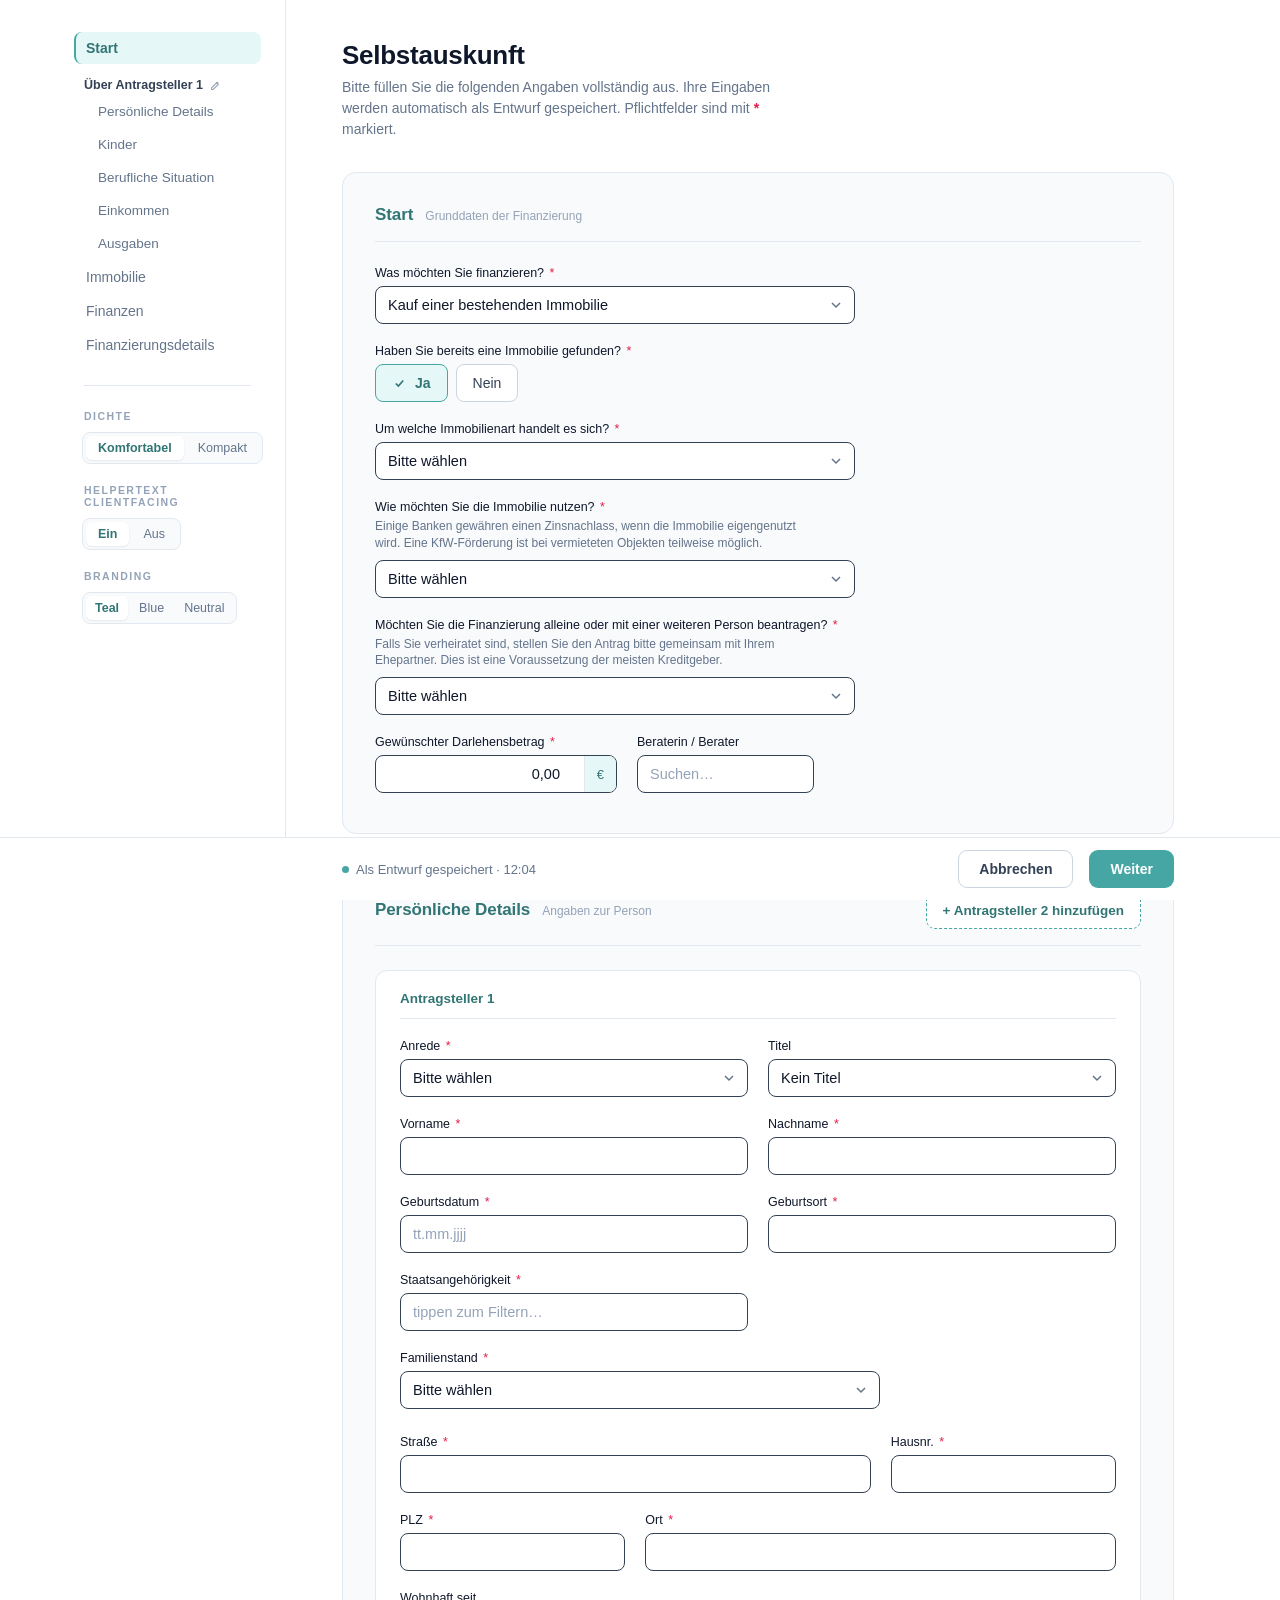
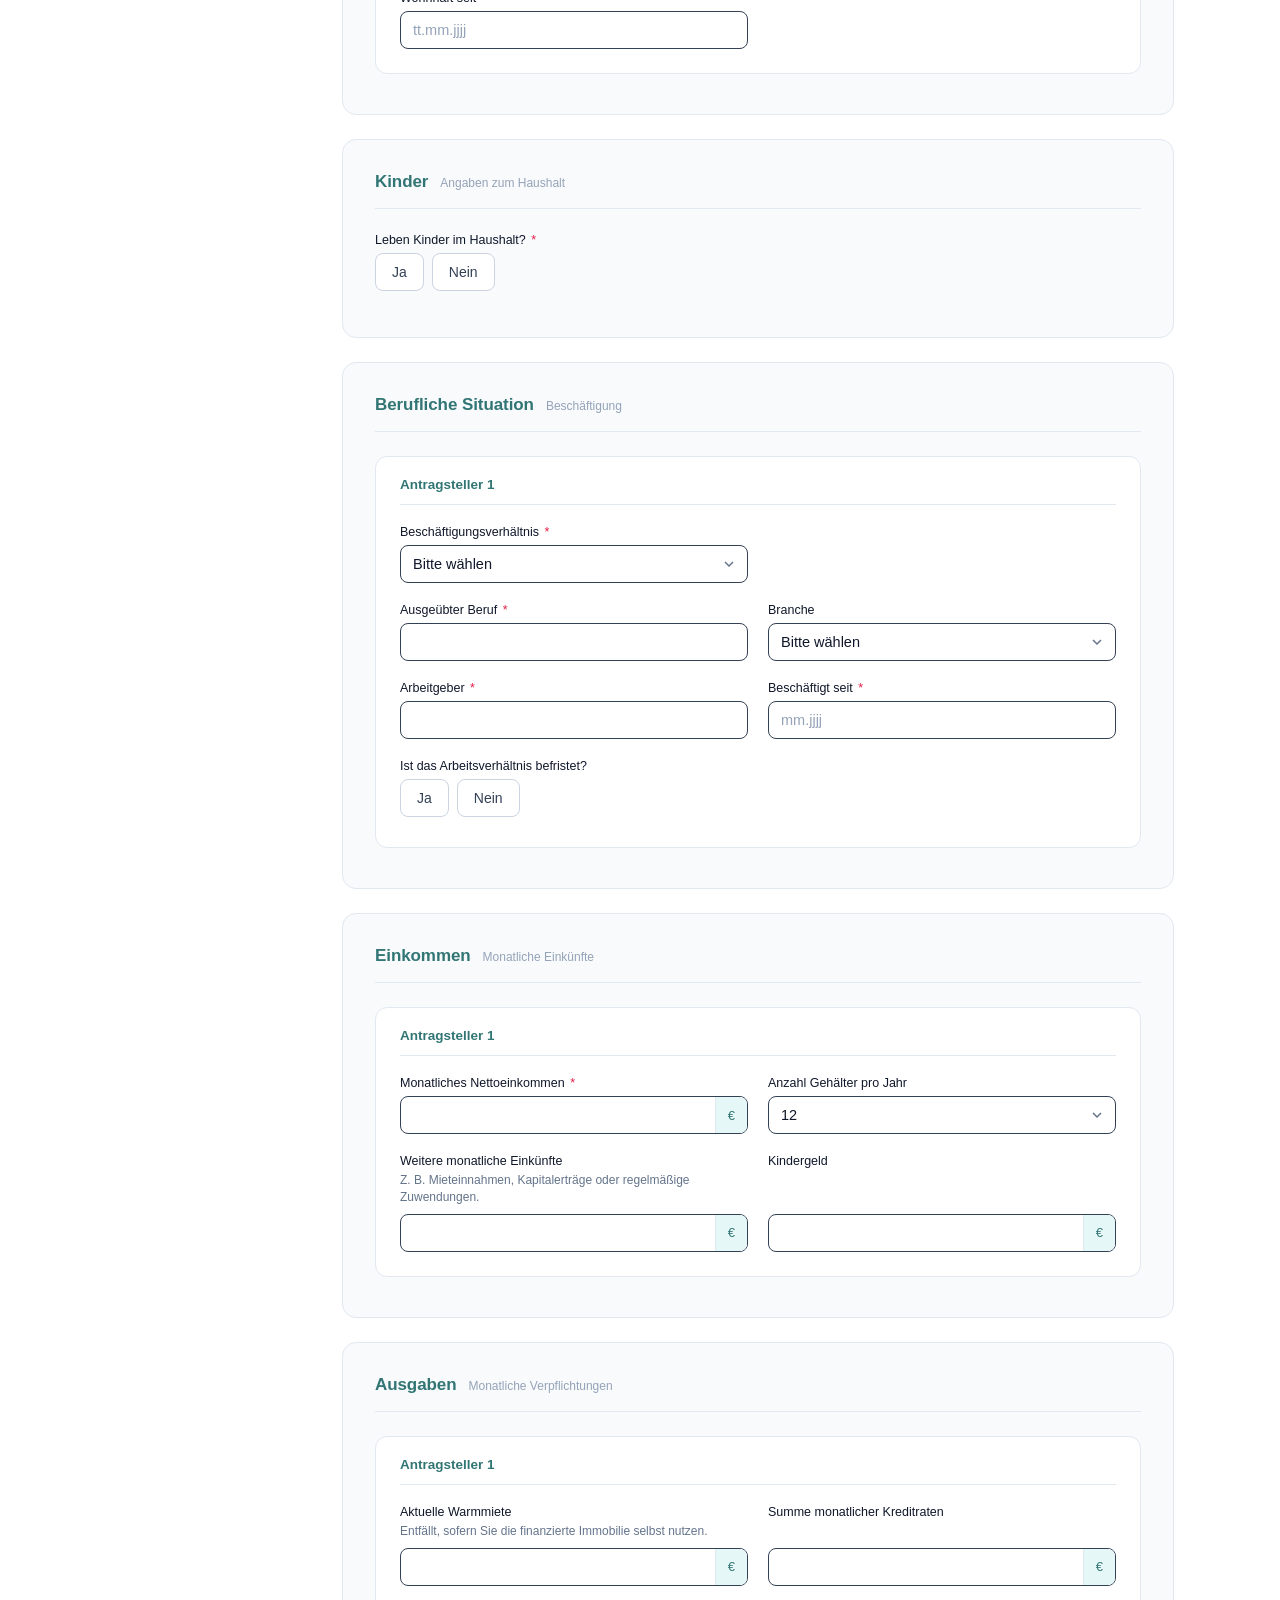
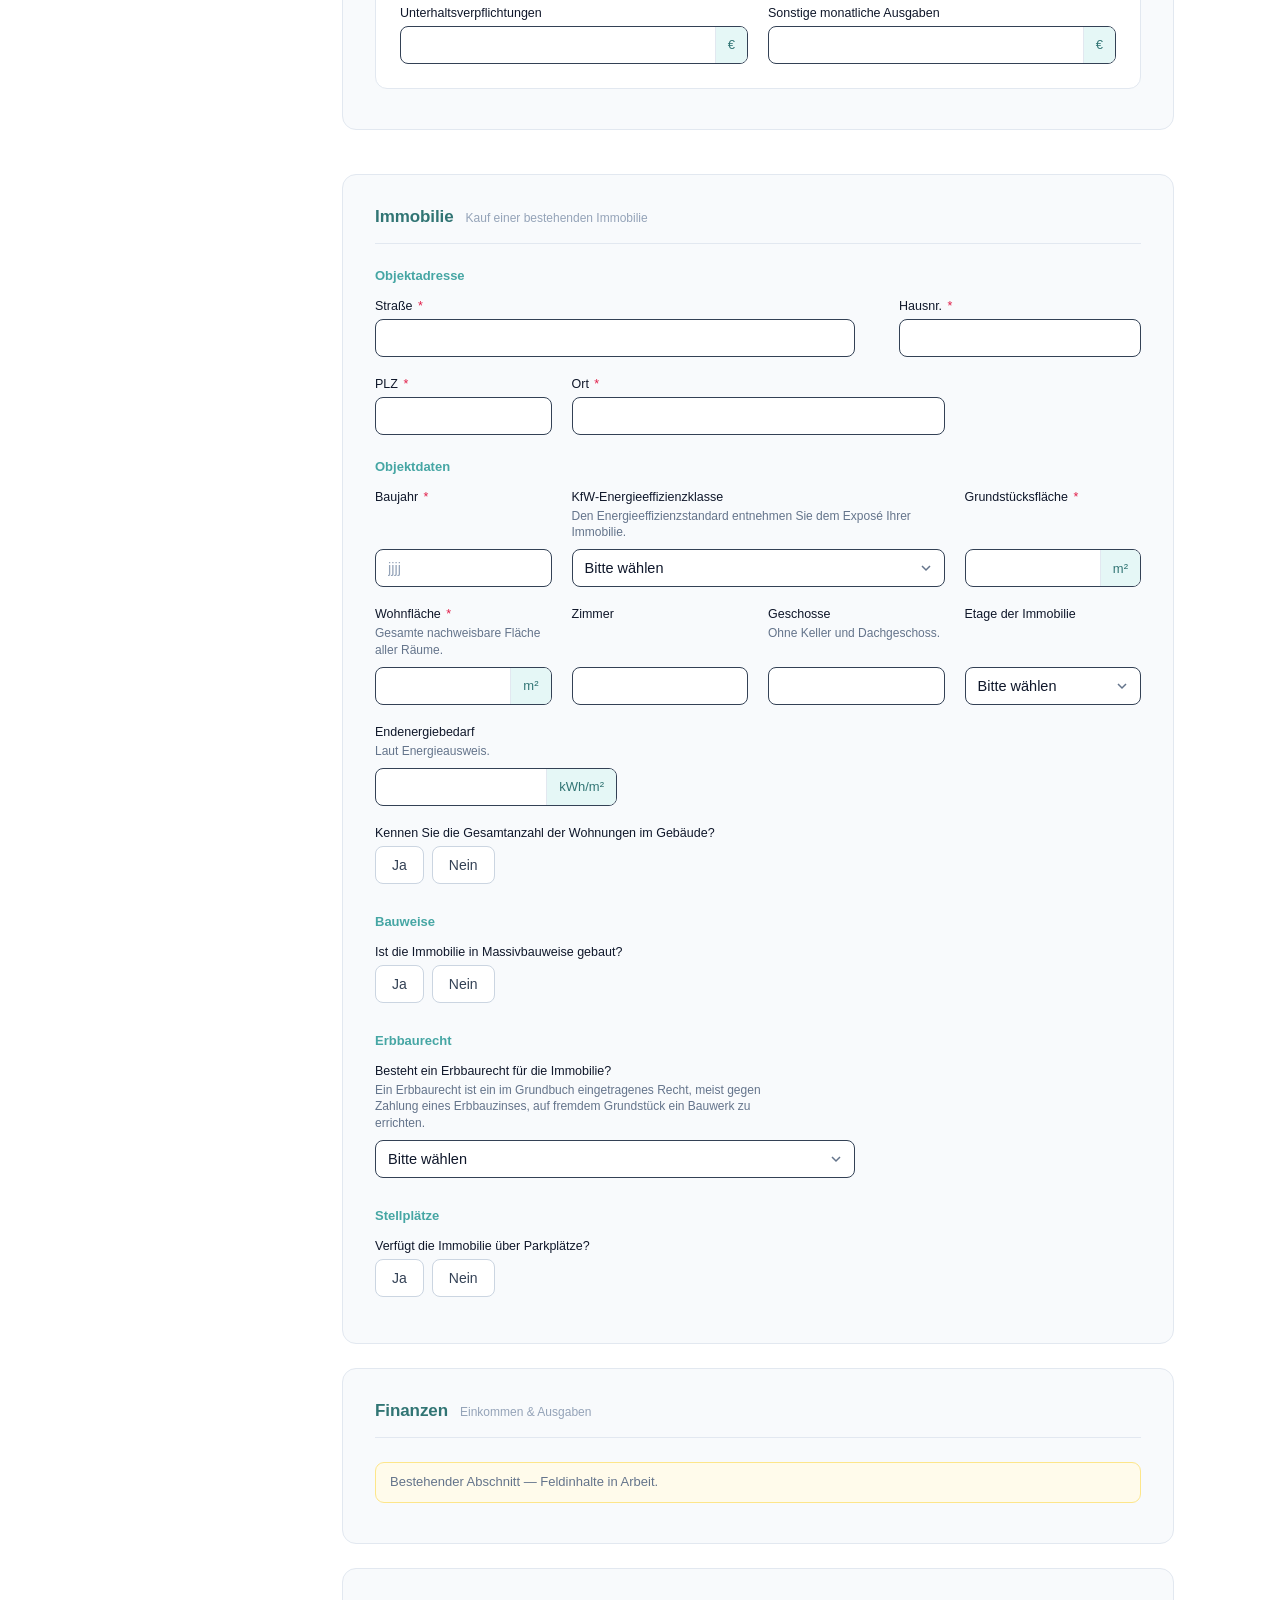
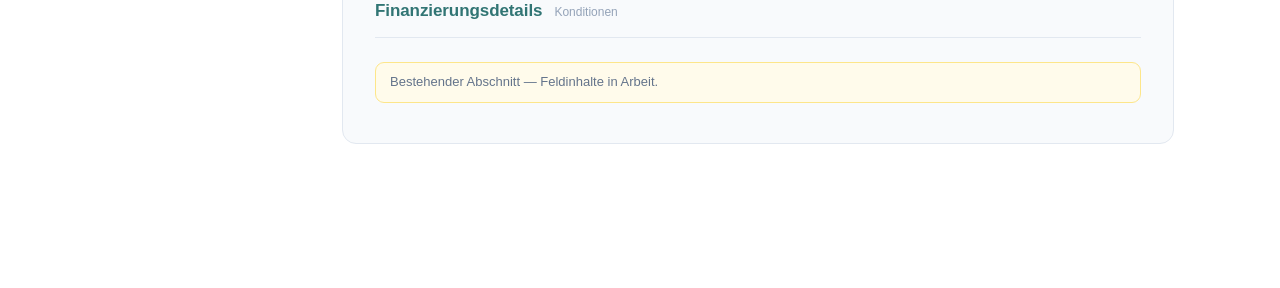
<file: v3/index.html>
<!DOCTYPE html>
<html lang="de">
<head>
<meta charset="UTF-8">
<meta name="viewport" content="width=device-width, initial-scale=1.0">
<title>Selbstauskunft – FinLink</title>
<style>
  /* =====================================================================
     FinLink Forms — design system (see DESIGN-SYSTEM.md for the reusable copy)
     ===================================================================== */

  :root{
    /* brand accent — default: Teal (see "branding themes" below) */
    --brand-700:#317574; --brand-600:#46A6A4; --brand-500:#46A6A4;
    --brand-100:#BEEAE9; --brand-50:#E5F7F6; --brand-ring:rgba(70,166,164,.28);
    /* neutrals */
    --ink:#0f172a; --ink-2:#334155; --muted:#64748b; --faint:#94a3b8;
    --line:#e2e8f0; --border:#cbd5e1; --surface:#f8fafc; --white:#fff; --req:#e11d48;
    /* spacing (8px scale) */
    --s2:8px; --s3:12px; --s4:16px; --s5:20px; --s6:24px; --s8:32px; --s10:40px;
    /* density */
    --field-h:38px; --label-size:12.5px; --input-size:14.5px;
  }
  body.compact{--field-h:30px;--input-size:14px;--s5:14px;--s6:18px;--s8:24px;}
  body.no-help .help{display:none;}

  /* ---- branding themes — override the brand-* accent tokens ---- */
  /* Blue */
  body.theme-blue{
    --brand-700:#003EB4; --brand-600:#2F70E8; --brand-500:#2F70E8;
    --brand-100:#96B7F3; --brand-50:#CEDDFE; --brand-ring:rgba(47,112,232,.28);
  }
  /* Neutral — B&W / greyscale; focus is dark black */
  body.theme-neutral{
    --brand-700:#282828; --brand-600:#282828; --brand-500:#282828;
    --brand-100:#A8AEBA; --brand-50:#EAEAEA; --brand-ring:rgba(40,40,40,.18);
  }
  body.theme-neutral .btn.primary:hover{background:#000;}

  *{box-sizing:border-box;}
  body{margin:0;font-family:-apple-system,BlinkMacSystemFont,"Segoe UI",Roboto,"Helvetica Neue",Arial,"Noto Sans","Liberation Sans",sans-serif,"Apple Color Emoji","Segoe UI Emoji","Segoe UI Symbol","Noto Color Emoji";color:var(--ink);background:#fff;-webkit-font-smoothing:antialiased;}
  .app{display:grid;grid-template-columns:236px 1fr;max-width:1180px;margin:0 auto;min-height:100vh;}

  /* ---- nav ---- */
  .nav{padding:var(--s8) var(--s6);border-right:1px solid var(--line);position:sticky;top:0;align-self:start;height:100vh;}
  .nav a{display:block;text-decoration:none;color:var(--muted);font-size:14px;font-weight:500;padding:8px 10px;border-radius:8px;margin-bottom:2px;border-left:2px solid transparent;transition:.12s;}
  .nav a:hover{background:var(--surface);color:var(--ink-2);}
  .nav a.active{color:var(--brand-700);background:var(--brand-50);border-left:2px solid var(--brand-600);font-weight:600;}
  .nav a.object-nav{display:none;}
  .nav a.object-nav.show{display:block;animation:navin .3s ease;}
  @keyframes navin{from{opacity:0;transform:translateX(-4px);}to{opacity:1;transform:none;}}
  .nav .divider{height:1px;background:var(--line);margin:var(--s6) 10px;}
  .nav .eyebrow{font-size:10.5px;letter-spacing:.14em;text-transform:uppercase;color:var(--faint);font-weight:600;padding:0 10px;margin-bottom:10px;}
  .seg{display:inline-flex;background:var(--surface);border:1px solid var(--line);border-radius:8px;padding:3px;gap:2px;margin:0 8px;}
  .seg button{font-family:inherit;font-size:12.5px;font-weight:500;color:var(--muted);border:0;background:transparent;padding:5px 12px;border-radius:6px;cursor:pointer;}
  .seg button.on{background:#fff;color:var(--brand-700);font-weight:600;box-shadow:0 1px 2px rgba(15,23,42,.08);}
  .seg.brand button{padding:5px 9px;}

  /* ---- content ---- */
  .content{padding:var(--s10) 56px 120px;}
  .page-title{font-size:26px;font-weight:600;letter-spacing:-.01em;margin:0 0 6px;}
  .lede{font-size:14px;color:var(--muted);max-width:56ch;line-height:1.5;margin:0 0 var(--s8);}
  .lede .req{color:var(--req);font-weight:600;}

  .section{background:var(--surface);border:1px solid var(--line);border-radius:14px;padding:var(--s8) var(--s8) var(--s10);margin-bottom:var(--s6);}
  .section-head{display:flex;align-items:baseline;gap:12px;padding-bottom:var(--s4);margin-bottom:var(--s6);border-bottom:1px solid var(--line);}
  .section-head h2{font-size:17px;font-weight:600;color:var(--brand-700);margin:0;letter-spacing:-.005em;}
  .section-head .kicker{font-size:12px;color:var(--faint);font-weight:500;}
  .subhead{font-size:13px;color:var(--brand-600);font-weight:600;margin:var(--s6) 0 var(--s4);}
  .subhead:first-of-type{margin-top:0;}

  .grid{display:grid;grid-template-columns:repeat(12,1fr);gap:var(--s5);}
  .field{display:flex;flex-direction:column;gap:6px;}
  /* bottom-align controls so inputs share a baseline even when a neighbouring label wraps to two lines */
  .field>input,.field>select,.field>.with-unit{margin-top:auto;}
  .col-12{grid-column:span 12;} .col-8{grid-column:span 8;} .col-6{grid-column:span 6;}
  .col-4{grid-column:span 4;} .col-3{grid-column:span 3;}

  label{font-size:var(--label-size);font-weight:500;color:var(--ink);}
  label .req{color:var(--req);margin-left:2px;}
  .help{font-size:12px;color:var(--muted);line-height:1.4;margin:-2px 0 2px;max-width:64ch;}

  input,select,.with-unit{max-width:480px;}
  input,select{font-family:inherit;font-size:var(--input-size);color:var(--ink);height:var(--field-h);border:1px solid var(--ink-2);border-radius:8px;background:#fff;padding:0 12px;width:100%;transition:border-color .12s,box-shadow .12s;}
  input::placeholder{color:var(--faint);}
  input:hover,select:hover{border-color:#b6c2d1;}
  input:focus-visible,select:focus-visible{outline:none;border-color:var(--ink);border-width:2px;box-shadow:0 2px 10px rgba(15,23,42,.12);}
  input.num{text-align:right;font-variant-numeric:tabular-nums;}
  select{appearance:none;background-image:url("data:image/svg+xml;utf8,<svg xmlns='http://www.w3.org/2000/svg' width='16' height='16' fill='none' stroke='%2364748b' stroke-width='1.5'><path d='M4 6l4 4 4-4'/></svg>");background-repeat:no-repeat;background-position:right 10px center;padding-right:32px;}

  .with-unit{position:relative;}
  .with-unit input{padding-right:56px;text-align:right;font-variant-numeric:tabular-nums;}
  .with-unit .unit{position:absolute;right:1px;top:1px;bottom:1px;display:flex;align-items:center;padding:0 12px;color:var(--brand-700);font-size:13px;font-weight:500;border-left:1px solid var(--line);background:var(--brand-50);border-radius:0 7px 7px 0;pointer-events:none;}

  /* segmented single-select */
  .choices{display:flex;flex-wrap:wrap;gap:8px;}
  .choices.grid-choices{display:grid;grid-template-columns:repeat(2,minmax(0,1fr));max-width:520px;}
  /* aligned grid for many-option groups — tidy columns, capped width, more contrast */
  .choices.grid-auto{display:grid;grid-template-columns:repeat(auto-fill,minmax(240px,1fr));gap:8px;max-width:840px;}
  .choices.grid-auto .choice{width:100%;justify-content:flex-start;text-align:left;white-space:normal;line-height:1.25;height:auto;min-height:var(--field-h);padding:9px 14px;border-color:#b3c0cf;box-shadow:0 1px 1.5px rgba(15,23,42,.05);}
  .choice{font-family:inherit;font-size:14px;font-weight:500;color:var(--ink-2);background:#fff;border:1px solid var(--border);height:var(--field-h);padding:0 16px;border-radius:8px;cursor:pointer;display:inline-flex;align-items:center;gap:8px;transition:all .12s;white-space:nowrap;}
  .choice:hover{border-color:var(--brand-500);color:var(--ink);}
  .choice:focus-visible{outline:none;box-shadow:0 0 0 3px var(--brand-ring);border-color:var(--brand-500);}
  .choice[aria-pressed="true"]{background:var(--brand-50);border-color:var(--brand-600);color:var(--brand-700);font-weight:600;}
  .choice .tick{width:15px;height:15px;display:none;}
  .choice[aria-pressed="true"] .tick{display:inline-block;}

  /* conditional reveal */
  .reveal{display:grid;grid-template-rows:0fr;opacity:0;transition:grid-template-rows .3s ease,opacity .25s ease;}
  /* the inner clips during the animation — widen it 6px past the content
     (negative margins) and pad .pad back in, so focus rings aren't cut off */
  .reveal>.reveal-inner{overflow:hidden;min-height:0;margin:0 -6px -6px;}
  .reveal.open{grid-template-rows:1fr;opacity:1;}
  .reveal .pad{padding:var(--s5) 6px 6px;}

  /* nested sub-card + repeatable group */
  .subcard{background:#fff;border:1px solid var(--line);border-radius:12px;padding:var(--s5) var(--s6) var(--s6);margin-top:var(--s4);}
  .subcard-head{display:flex;align-items:center;justify-content:space-between;padding-bottom:var(--s3);margin-bottom:var(--s5);border-bottom:1px solid var(--line);}
  .subcard-head strong{font-size:13.5px;color:var(--ink);font-weight:600;}
  .subcard-head .x{background:none;border:0;cursor:pointer;color:var(--muted);font-size:18px;line-height:1;padding:4px;border-radius:6px;}
  .subcard-head .x:hover{background:var(--surface);color:var(--ink);}
  .add-btn{font-family:inherit;font-size:13.5px;font-weight:600;color:var(--brand-700);background:#fff;border:1px dashed var(--brand-600);border-radius:9px;height:var(--field-h);padding:0 16px;cursor:pointer;margin-top:var(--s4);transition:.12s;}
  .add-btn:hover{background:var(--brand-50);}

  .note{font-size:13px;color:var(--muted);background:#fffbeb;border:1px solid #fde68a;border-radius:9px;padding:10px 14px;margin-top:var(--s4);line-height:1.45;}

  /* nav sub-group */
  .nav .group{font-size:12.5px;font-weight:600;color:var(--ink-2);padding:12px 10px 4px;}
  .nav a.sub{padding-left:22px;font-size:13.5px;}

  /* applicants side-by-side */
  .applicants{display:grid;grid-template-columns:1fr;gap:var(--s5);}
  .applicants.two{grid-template-columns:repeat(2,minmax(0,1fr));}
  .applicant{background:#fff;border:1px solid var(--line);border-radius:12px;padding:var(--s5) var(--s6) var(--s6);}
  .applicant-head{display:flex;align-items:center;justify-content:space-between;gap:8px;padding-bottom:var(--s3);margin-bottom:var(--s5);border-bottom:1px solid var(--line);}
  .applicant-title{font-size:13.5px;color:var(--brand-700);font-weight:600;}
  .applicant .x{background:none;border:0;cursor:pointer;color:var(--muted);font-size:18px;line-height:1;padding:2px 6px;border-radius:6px;}
  .applicant .x:hover{background:var(--surface);color:var(--ink);}
  .section-head .add-btn{margin:0 0 0 auto;}
  @media(max-width:960px){.applicants.two{grid-template-columns:1fr;}}

  /* nav person group with edit pencil */
  .nav .group{display:flex;align-items:center;gap:6px;}
  .nav .group .pencil{width:13px;height:13px;color:var(--faint);flex:none;}

  /* compact segmented choices (child rows) */
  .choices.mini{gap:6px;}
  .choices.mini .choice{height:28px;padding:0 10px;font-size:12.5px;gap:5px;}
  .choices.mini .choice .tick{width:12px;height:12px;}

  /* repeatable child rows — one line */
  .child-row{display:flex;flex-wrap:wrap;align-items:flex-end;gap:var(--s3);padding:10px 0;border-bottom:1px dashed var(--line);}
  .child-row:last-of-type{border-bottom:0;}
  .child-row .field{gap:4px;}
  .child-row .c-name{flex:1 1 140px;min-width:120px;}
  .child-row .c-date{flex:0 0 118px;}
  .child-row .x{background:none;border:0;cursor:pointer;color:var(--muted);font-size:18px;line-height:1;padding:2px 6px;border-radius:6px;align-self:center;}
  .child-row .x:hover{background:var(--surface);color:var(--ink);}

  /* sticky action bar */
  .actionbar{position:fixed;left:0;right:0;bottom:0;background:rgba(255,255,255,.92);backdrop-filter:blur(8px);border-top:1px solid var(--line);display:flex;justify-content:center;}
  .actionbar-inner{width:100%;max-width:1180px;display:flex;align-items:center;gap:16px;padding:12px 56px 12px calc(236px + 56px);}
  .save-state{font-size:13px;color:var(--muted);display:flex;align-items:center;gap:7px;margin-right:auto;}
  .dot{width:7px;height:7px;border-radius:50%;background:var(--brand-500);}
  .btn{font-family:inherit;font-size:14px;font-weight:600;height:38px;padding:0 20px;border-radius:9px;cursor:pointer;border:1px solid transparent;}
  .btn.ghost{background:#fff;border-color:var(--border);color:var(--ink-2);}
  .btn.primary{background:var(--brand-600);color:#fff;}
  .btn.primary:hover{background:var(--brand-700);}

  /* ===== responsive — tablet & mobile ===== */
  @media(max-width:900px){
    .app{grid-template-columns:1fr;}
    /* sidebar becomes a sticky, horizontally scrollable top bar */
    .nav{position:sticky;top:0;z-index:20;height:auto;display:flex;align-items:center;gap:2px;
         overflow-x:auto;-webkit-overflow-scrolling:touch;scrollbar-width:none;
         border-right:0;border-bottom:1px solid var(--line);padding:10px 16px;
         background:rgba(255,255,255,.95);backdrop-filter:blur(8px);}
    .nav::-webkit-scrollbar{display:none;}
    .nav a{white-space:nowrap;margin-bottom:0;border-left:0;flex:none;}
    .nav a.active{border-left:0;}
    .nav a.sub{padding-left:10px;font-size:14px;}
    .nav .group,.nav .divider,.nav .eyebrow,.nav .seg{display:none;}
    .content{padding:28px 20px 140px;}
    .page-title{font-size:22px;}
    .section{padding:var(--s6) var(--s5) var(--s8);}
    .applicant,.subcard{padding:var(--s4) var(--s4) var(--s5);}
    .actionbar-inner{padding:10px 20px;}
  }
  @media(max-width:720px){
    body,body.compact{--input-size:16px;--field-h:42px;} /* 16px prevents iOS focus zoom */
    .grid{gap:var(--s4);}
    .col-8,.col-6{grid-column:span 12;}
    .col-4,.col-3{grid-column:span 6;}
    .field[style*="max-width"]{max-width:none !important;}
    .choices.grid-auto,.choices.grid-choices{grid-template-columns:1fr;max-width:none;}
    .child-row .c-name{flex-basis:100%;}
    .content{padding:24px 16px 150px;}
    .section{border-radius:12px;}
  }
  @media(max-width:480px){
    .save-state{display:none;}
    .actionbar-inner{gap:10px;}
    .btn{flex:1;}
  }
</style>
</head>
<body>
<div class="app">
  <aside class="nav">
    <a href="#start" class="active">Start</a>
    <div class="group"><span id="person-group-title">Über Antragsteller 1</span><svg class="pencil" viewBox="0 0 20 20" fill="none" stroke="currentColor" stroke-width="1.6"><path d="M4 13.5V16h2.5l7.7-7.7-2.5-2.5L4 13.5z"/><path d="M12 4.3l2.5 2.5"/></svg></div>
    <a href="#pd"        class="sub">Persönliche Details</a>
    <a href="#kinder"    class="sub">Kinder</a>
    <a href="#beruf"     class="sub">Berufliche Situation</a>
    <a href="#einkommen" class="sub">Einkommen</a>
    <a href="#ausgaben"  class="sub">Ausgaben</a>
    <!-- object-section nav entries (only the active one shows) -->
    <a href="#immobilie"   class="object-nav" data-navfor="immobilie">Immobilie</a>
    <a href="#neubau"      class="object-nav" data-navfor="neubau">Neubau</a>
    <a href="#anschluss"   class="object-nav" data-navfor="anschluss">Anschlussfinanzierung</a>
    <a href="#modern"      class="object-nav" data-navfor="modernisierung">Modernisierung</a>
    <a href="#kapital"     class="object-nav" data-navfor="kapital">Kapitalbeschaffung</a>
    <a href="#finanzen">Finanzen</a>
    <a href="#details">Finanzierungsdetails</a>
    <div class="divider"></div>
    <div class="eyebrow">Dichte</div>
    <div class="seg" role="group" aria-label="Dichte">
      <button data-density="comfort" class="on">Komfortabel</button>
      <button data-density="compact">Kompakt</button>
    </div>
    <div class="eyebrow" style="margin-top:var(--s5)">Helpertext clientfacing</div>
    <div class="seg" role="group" aria-label="Helpertext clientfacing">
      <button data-help="on" class="on">Ein</button>
      <button data-help="off">Aus</button>
    </div>
    <div class="eyebrow" style="margin-top:var(--s5)">Branding</div>
    <div class="seg brand" role="group" aria-label="Branding">
      <button data-theme="teal" class="on">Teal</button>
      <button data-theme="blue">Blue</button>
      <button data-theme="neutral">Neutral</button>
    </div>
  </aside>

  <main class="content">
    <h1 class="page-title">Selbstauskunft</h1>
    <p class="lede">Bitte füllen Sie die folgenden Angaben vollständig aus. Ihre Eingaben werden automatisch als Entwurf gespeichert. Pflichtfelder sind mit <span class="req">*</span> markiert.</p>

    <!-- ===================== START ===================== -->
    <section class="section" id="start">
      <div class="section-head"><h2>Start</h2><span class="kicker">Grunddaten der Finanzierung</span></div>

      <!-- Q1 — Finanzierungszweck (immer sichtbar) -->
      <div class="grid">
        <div class="field col-12">
          <label>Was möchten Sie finanzieren? <span class="req">*</span></label>
          <select id="zweck">
            <option value="neubau-bautraeger">Neubau vom Bauträger</option>
            <option value="kauf" selected>Kauf einer bestehenden Immobilie</option>
            <option value="bauvorhaben">Eigenes Bauvorhaben</option>
            <option value="modernisierung">Modernisierung</option>
            <option value="anschluss">Anschlussfinanzierung</option>
            <option value="kapitalbeschaffung">Kapitalbeschaffung</option>
          </select>
        </div>
      </div>

      <!-- Q2 — Immobilie gefunden? (nur bei Kauf einer bestehenden Immobilie) -->
      <div class="reveal" id="c-gefunden"><div class="reveal-inner"><div class="pad">
        <div class="field">
          <label>Haben Sie bereits eine Immobilie gefunden? <span class="req">*</span></label>
          <div class="choices" data-single id="gefunden">
            <button type="button" class="choice" data-value="Ja" aria-pressed="true"><svg class="tick" viewBox="0 0 20 20" fill="none" stroke="currentColor" stroke-width="2.2"><path d="M5 10l3.5 3.5L15 6"/></svg>Ja</button>
            <button type="button" class="choice" data-value="Nein" aria-pressed="false"><svg class="tick" viewBox="0 0 20 20" fill="none" stroke="currentColor" stroke-width="2.2"><path d="M5 10l3.5 3.5L15 6"/></svg>Nein</button>
          </div>
        </div>
      </div></div></div>

      <!-- Q3 — Immobilienart (wenn ein konkretes Objekt bekannt ist) -->
      <div class="reveal" id="c-immobilienart"><div class="reveal-inner"><div class="pad">
        <div class="field">
          <label>Um welche Immobilienart handelt es sich? <span class="req">*</span></label>
          <select id="immobilienart">
            <option value="">Bitte wählen</option>
            <option>Eigentumswohnung</option>
            <option>Mehrfamilienhaus</option>
            <option>Doppelhaushälfte</option>
            <option>Reihenendhaus</option>
            <option>Grundstück</option>
            <option>Reihenmittelhaus</option>
            <option>Wohn- und Geschäftshaus</option>
            <option>Einfamilienhaus</option>
            <option>Zweifamilienhaus</option>
          </select>
        </div>
      </div></div></div>

      <!-- Q4 — Nutzung (wenn ein konkretes Objekt bekannt ist) -->
      <div class="reveal" id="c-nutzung"><div class="reveal-inner"><div class="pad">
        <div class="field">
          <label>Wie möchten Sie die Immobilie nutzen? <span class="req">*</span></label>
          <p class="help">Einige Banken gewähren einen Zinsnachlass, wenn die Immobilie eigengenutzt wird. Eine KfW-Förderung ist bei vermieteten Objekten teilweise möglich.</p>
          <select id="nutzung">
            <option value="">Bitte wählen</option>
            <option>Selbst nutzen</option>
            <option>Vermieten</option>
            <option>Teilweise vermieten</option>
          </select>
        </div>
      </div></div></div>

      <!-- Q5 — Darlehensnehmer + Eckdaten (immer sichtbar) -->
      <div class="grid" style="margin-top:var(--s5)">
        <div class="field col-12">
          <label>Möchten Sie die Finanzierung alleine oder mit einer weiteren Person beantragen? <span class="req">*</span></label>
          <p class="help">Falls Sie verheiratet sind, stellen Sie den Antrag bitte gemeinsam mit Ihrem Ehepartner. Dies ist eine Voraussetzung der meisten Kreditgeber.</p>
          <select id="darlehensnehmer">
            <option value="">Bitte wählen</option>
            <option value="1">Alleine</option>
            <option value="2">Mit einer weiteren Person</option>
          </select>
        </div>
        <div class="field col-4"><label style="white-space:nowrap">Gewünschter Darlehensbetrag <span class="req">*</span></label><div class="with-unit"><input inputmode="decimal" value="0,00"><span class="unit">€</span></div></div>
        <div class="field col-3"><label>Beraterin / Berater</label><input type="text" placeholder="Suchen…"></div>
      </div>
    </section>

    <!-- ===================== PERSÖNLICHE DETAILS ===================== -->
    <section class="section" id="pd">
      <div class="section-head"><h2>Persönliche Details</h2><span class="kicker">Angaben zur Person</span>
        <button type="button" class="add-btn" id="add-applicant">+ Antragsteller 2 hinzufügen</button>
      </div>
      <div class="applicants" data-applicants>
        <div class="applicant" data-applicant="1">
          <div class="applicant-head"><span class="applicant-title">Antragsteller 1</span></div>
          <div class="grid">
            <div class="field col-6">
              <label>Anrede <span class="req">*</span></label>
              <select><option value="">Bitte wählen</option><option>Frau</option><option>Herr</option><option>Divers</option></select>
            </div>
            <div class="field col-6"><label>Titel</label><select><option value="">Kein Titel</option><option>Dr.</option><option>Prof.</option><option>Prof. Dr.</option></select></div>
            <div class="field col-6"><label>Vorname <span class="req">*</span></label><input type="text" data-role="vorname"></div>
            <div class="field col-6"><label>Nachname <span class="req">*</span></label><input type="text" data-role="nachname"></div>
            <div class="field col-6"><label>Geburtsdatum <span class="req">*</span></label><input type="text" placeholder="tt.mm.jjjj" inputmode="numeric"></div>
            <div class="field col-6"><label>Geburtsort <span class="req">*</span></label><input type="text"></div>
            <div class="field col-6"><label>Staatsangehörigkeit <span class="req">*</span></label><input type="text" placeholder="tippen zum Filtern…"></div>
            <div class="field col-12">
              <label>Familienstand <span class="req">*</span></label>
              <select data-show-when="verheiratet">
                <option value="">Bitte wählen</option>
                <option value="ledig">ledig</option>
                <option value="verheiratet">verheiratet</option>
                <option value="geschieden">geschieden</option>
                <option value="verwitwet">verwitwet</option>
                <option value="eingetr">eingetr. Lebenspartnerschaft</option>
              </select>
              <div class="reveal"><div class="reveal-inner"><div class="pad">
                <div class="field"><label>In welchem Güterstand leben Sie? <span class="req">*</span></label><select><option>Zugewinngemeinschaft</option><option>Gütertrennung</option><option>Gütergemeinschaft</option></select></div>
              </div></div></div>
            </div>
            <div class="field col-8"><label>Straße <span class="req">*</span></label><input type="text"></div>
            <div class="field col-4"><label>Hausnr. <span class="req">*</span></label><input type="text"></div>
            <div class="field col-4"><label>PLZ <span class="req">*</span></label><input type="text" inputmode="numeric"></div>
            <div class="field col-8"><label>Ort <span class="req">*</span></label><input type="text"></div>
            <div class="field col-6"><label>Wohnhaft seit</label><input type="text" placeholder="tt.mm.jjjj" inputmode="numeric"></div>
          </div>
        </div>
      </div>
    </section>

    <!-- ===================== KINDER ===================== -->
    <section class="section" id="kinder">
      <div class="section-head"><h2>Kinder</h2><span class="kicker">Angaben zum Haushalt</span></div>
      <div class="grid">
        <div class="field col-12">
          <label>Leben Kinder im Haushalt? <span class="req">*</span></label>
          <div class="choices" id="kinder-toggle" data-single data-show-when="Ja">
            <button type="button" class="choice" data-value="Ja" aria-pressed="false"><svg class="tick" viewBox="0 0 20 20" fill="none" stroke="currentColor" stroke-width="2.2"><path d="M5 10l3.5 3.5L15 6"/></svg>Ja</button>
            <button type="button" class="choice" data-value="Nein" aria-pressed="false"><svg class="tick" viewBox="0 0 20 20" fill="none" stroke="currentColor" stroke-width="2.2"><path d="M5 10l3.5 3.5L15 6"/></svg>Nein</button>
          </div>
          <div class="reveal"><div class="reveal-inner"><div class="pad">
            <div class="kinder-list"></div>
            <button type="button" class="add-btn kinder-add">+ Kind hinzufügen</button>
          </div></div></div>
        </div>
      </div>
    </section>

    <!-- ===================== BERUFLICHE SITUATION ===================== -->
    <section class="section" id="beruf">
      <div class="section-head"><h2>Berufliche Situation</h2><span class="kicker">Beschäftigung</span></div>
      <div class="applicants" data-applicants>
        <div class="applicant" data-applicant="1">
          <div class="applicant-head"><span class="applicant-title">Antragsteller 1</span></div>
          <div class="grid">
            <div class="field col-6">
              <label>Beschäftigungsverhältnis <span class="req">*</span></label>
              <select>
                <option value="">Bitte wählen</option>
                <option>Angestellt</option>
                <option>Beamtin / Beamter</option>
                <option>Selbstständig</option>
                <option>Freiberuflich</option>
                <option>Arbeiterin / Arbeiter</option>
                <option>Rentnerin / Rentner</option>
                <option>In Ausbildung</option>
                <option>Nicht erwerbstätig</option>
              </select>
            </div>
            <div class="field col-6"></div>
            <div class="field col-6"><label>Ausgeübter Beruf <span class="req">*</span></label><input type="text"></div>
            <div class="field col-6"><label>Branche</label><select><option value="">Bitte wählen</option><option>Bau &amp; Handwerk</option><option>Handel</option><option>IT &amp; Telekommunikation</option><option>Gesundheit &amp; Soziales</option><option>Öffentlicher Dienst</option><option>Industrie &amp; Produktion</option><option>Finanzen &amp; Versicherung</option><option>Sonstige</option></select></div>
            <div class="field col-6"><label>Arbeitgeber <span class="req">*</span></label><input type="text"></div>
            <div class="field col-6"><label>Beschäftigt seit <span class="req">*</span></label><input type="text" placeholder="mm.jjjj" inputmode="numeric"></div>
            <div class="field col-12">
              <label>Ist das Arbeitsverhältnis befristet?</label>
              <div class="choices" data-single data-show-when="Ja">
                <button type="button" class="choice" data-value="Ja" aria-pressed="false"><svg class="tick" viewBox="0 0 20 20" fill="none" stroke="currentColor" stroke-width="2.2"><path d="M5 10l3.5 3.5L15 6"/></svg>Ja</button>
                <button type="button" class="choice" data-value="Nein" aria-pressed="false"><svg class="tick" viewBox="0 0 20 20" fill="none" stroke="currentColor" stroke-width="2.2"><path d="M5 10l3.5 3.5L15 6"/></svg>Nein</button>
              </div>
              <div class="reveal"><div class="reveal-inner"><div class="pad">
                <div class="field" style="max-width:220px"><label>Befristet bis <span class="req">*</span></label><input type="text" placeholder="mm.jjjj" inputmode="numeric"></div>
              </div></div></div>
            </div>
          </div>
        </div>
      </div>
    </section>

    <!-- ===================== EINKOMMEN ===================== -->
    <section class="section" id="einkommen">
      <div class="section-head"><h2>Einkommen</h2><span class="kicker">Monatliche Einkünfte</span></div>
      <div class="applicants" data-applicants>
        <div class="applicant" data-applicant="1">
          <div class="applicant-head"><span class="applicant-title">Antragsteller 1</span></div>
          <div class="grid">
            <div class="field col-6"><label>Monatliches Nettoeinkommen <span class="req">*</span></label><div class="with-unit"><input inputmode="decimal"><span class="unit">€</span></div></div>
            <div class="field col-6"><label>Anzahl Gehälter pro Jahr</label><select><option>12</option><option>13</option><option>14</option></select></div>
            <div class="field col-6"><label>Weitere monatliche Einkünfte</label><p class="help">Z. B. Mieteinnahmen, Kapitalerträge oder regelmäßige Zuwendungen.</p><div class="with-unit"><input inputmode="decimal"><span class="unit">€</span></div></div>
            <div class="field col-6"><label>Kindergeld</label><div class="with-unit"><input inputmode="decimal"><span class="unit">€</span></div></div>
          </div>
        </div>
      </div>
    </section>

    <!-- ===================== AUSGABEN ===================== -->
    <section class="section" id="ausgaben">
      <div class="section-head"><h2>Ausgaben</h2><span class="kicker">Monatliche Verpflichtungen</span></div>
      <div class="applicants" data-applicants>
        <div class="applicant" data-applicant="1">
          <div class="applicant-head"><span class="applicant-title">Antragsteller 1</span></div>
          <div class="grid">
            <div class="field col-6"><label>Aktuelle Warmmiete</label><p class="help">Entfällt, sofern Sie die finanzierte Immobilie selbst nutzen.</p><div class="with-unit"><input inputmode="decimal"><span class="unit">€</span></div></div>
            <div class="field col-6"><label>Summe monatlicher Kreditraten</label><div class="with-unit"><input inputmode="decimal"><span class="unit">€</span></div></div>
            <div class="field col-6"><label>Unterhaltsverpflichtungen</label><div class="with-unit"><input inputmode="decimal"><span class="unit">€</span></div></div>
            <div class="field col-6"><label>Sonstige monatliche Ausgaben</label><div class="with-unit"><input inputmode="decimal"><span class="unit">€</span></div></div>
          </div>
        </div>
      </div>
    </section>

    <!-- ===================== OBJECT SECTION: KAUF → IMMOBILIE (open by default) ===================== -->
    <div class="reveal object-section open" data-for="immobilie"><div class="reveal-inner"><div class="pad">
    <section class="section" id="immobilie">
      <div class="section-head"><h2>Immobilie</h2><span class="kicker">Kauf einer bestehenden Immobilie</span></div>

      <div class="subhead">Objektadresse</div>
      <div class="grid">
        <div class="field col-8"><label>Straße <span class="req">*</span></label><input type="text"></div>
        <div class="field col-4"><label>Hausnr. <span class="req">*</span></label><input type="text"></div>
        <div class="field col-3"><label>PLZ <span class="req">*</span></label><input type="text" inputmode="numeric"></div>
        <div class="field col-6"><label>Ort <span class="req">*</span></label><input type="text"></div>
      </div>

      <div class="subhead">Objektdaten</div>
      <div class="grid">
        <div class="field col-3"><label>Baujahr <span class="req">*</span></label><input type="text" placeholder="jjjj" inputmode="numeric"></div>
        <div class="field col-6">
          <label>KfW-Energieeffizienzklasse</label>
          <p class="help">Den Energieeffizienzstandard entnehmen Sie dem Exposé Ihrer Immobilie.</p>
          <select><option value="">Bitte wählen</option><option>Effizienzhaus-Standard 55</option><option>Effizienzhaus-Standard 40</option><option>Effizienzhaus-Standard 40 plus</option><option>Effizienzhaus-Standard 40 QNG</option><option>Ich bin mir nicht sicher</option><option>Andere</option></select>
        </div>
        <div class="field col-3"><label>Grundstücksfläche <span class="req">*</span></label><div class="with-unit"><input inputmode="decimal"><span class="unit">m²</span></div></div>
        <div class="field col-3"><label>Wohnfläche <span class="req">*</span></label><p class="help">Gesamte nachweisbare Fläche aller Räume.</p><div class="with-unit"><input inputmode="decimal"><span class="unit">m²</span></div></div>
        <div class="field col-3"><label>Zimmer</label><input class="num" inputmode="numeric"></div>
        <div class="field col-3"><label>Geschosse</label><p class="help">Ohne Keller und Dachgeschoss.</p><input class="num" inputmode="numeric"></div>
        <div class="field col-3">
          <label>Etage der Immobilie</label>
          <select><option value="">Bitte wählen</option><option>Untergeschoss</option><option>Erdgeschoss</option><option>Erstes Obergeschoss</option><option>Zweites Obergeschoss</option><option>Drittes Obergeschoss</option><option>Viertes Obergeschoss</option><option>Fünftes Obergeschoss</option><option>Sechstes Obergeschoss oder höher</option></select>
        </div>
        <div class="field col-4"><label>Endenergiebedarf</label><p class="help">Laut Energieausweis.</p><div class="with-unit"><input inputmode="decimal"><span class="unit">kWh/m²</span></div></div>
      </div>

      <div class="grid" style="margin-top:var(--s5)">
        <div class="field col-12">
          <label>Kennen Sie die Gesamtanzahl der Wohnungen im Gebäude?</label>
          <div class="choices" data-single data-controls="#c-wohnungen" data-show-when="Ja">
            <button type="button" class="choice" data-value="Ja" aria-pressed="false"><svg class="tick" viewBox="0 0 20 20" fill="none" stroke="currentColor" stroke-width="2.2"><path d="M5 10l3.5 3.5L15 6"/></svg>Ja</button>
            <button type="button" class="choice" data-value="Nein" aria-pressed="false"><svg class="tick" viewBox="0 0 20 20" fill="none" stroke="currentColor" stroke-width="2.2"><path d="M5 10l3.5 3.5L15 6"/></svg>Nein</button>
          </div>
          <div class="reveal" id="c-wohnungen"><div class="reveal-inner"><div class="pad">
            <div class="field col-3" style="max-width:220px"><label>Anzahl Wohnungen im Gebäude <span class="req">*</span></label><input class="num" inputmode="numeric"></div>
          </div></div></div>
        </div>
      </div>

      <div class="subhead">Bauweise</div>
      <div class="grid">
        <div class="field col-12">
          <label>Ist die Immobilie in Massivbauweise gebaut?</label>
          <div class="choices" data-single data-controls="#c-bauweise" data-show-when="Nein">
            <button type="button" class="choice" data-value="Ja" aria-pressed="false"><svg class="tick" viewBox="0 0 20 20" fill="none" stroke="currentColor" stroke-width="2.2"><path d="M5 10l3.5 3.5L15 6"/></svg>Ja</button>
            <button type="button" class="choice" data-value="Nein" aria-pressed="false"><svg class="tick" viewBox="0 0 20 20" fill="none" stroke="currentColor" stroke-width="2.2"><path d="M5 10l3.5 3.5L15 6"/></svg>Nein</button>
          </div>
          <div class="reveal" id="c-bauweise"><div class="reveal-inner"><div class="pad">
            <div class="field col-6"><label>In welcher Bauweise ist die Immobilie gebaut? <span class="req">*</span></label><p class="help">Für eine akkurate Bewertung des Verkehrswertes erforderlich.</p><select><option value="">Bitte wählen</option><option>Plattenbauweise</option><option>Holzbauweise</option><option>Blockbauweise</option><option>Fachwerkbauweise</option><option>Fertigbauweise</option><option>Andere</option></select></div>
          </div></div></div>
        </div>
      </div>

      <div class="subhead">Erbbaurecht</div>
      <div class="grid">
        <div class="field col-12">
          <label>Besteht ein Erbbaurecht für die Immobilie?</label>
          <p class="help">Ein Erbbaurecht ist ein im Grundbuch eingetragenes Recht, meist gegen Zahlung eines Erbbauzinses, auf fremdem Grundstück ein Bauwerk zu errichten.</p>
          <select data-controls="#c-erbbau" data-show-when="Ja">
            <option value="">Bitte wählen</option>
            <option>Ja</option>
            <option>Nein</option>
            <option>Weiß nicht</option>
          </select>
          <div class="reveal" id="c-erbbau"><div class="reveal-inner"><div class="pad">
            <div class="grid">
              <div class="field col-3"><label>Jährlicher Erbbauzins <span class="req">*</span></label><div class="with-unit"><input inputmode="decimal"><span class="unit">€</span></div></div>
              <div class="field col-4"><label>Grundstückseigentümer <span class="req">*</span></label><select><option value="">Bitte wählen</option><option>Kirche</option><option>Kommune / Stadt</option><option>Stiftung</option><option>Privatperson</option><option>Sonstige</option></select></div>
              <div class="field col-3"><label>Ende des Erbbaurechtsvertrags <span class="req">*</span></label><input type="text" placeholder="tt.mm.jjjj" inputmode="numeric"></div>
            </div>
          </div></div></div>
        </div>
      </div>

      <div class="subhead">Stellplätze</div>
      <div class="grid">
        <div class="field col-12">
          <label>Verfügt die Immobilie über Parkplätze?</label>
          <div class="choices" data-single data-controls="#c-park" data-show-when="Ja">
            <button type="button" class="choice" data-value="Ja" aria-pressed="false"><svg class="tick" viewBox="0 0 20 20" fill="none" stroke="currentColor" stroke-width="2.2"><path d="M5 10l3.5 3.5L15 6"/></svg>Ja</button>
            <button type="button" class="choice" data-value="Nein" aria-pressed="false"><svg class="tick" viewBox="0 0 20 20" fill="none" stroke="currentColor" stroke-width="2.2"><path d="M5 10l3.5 3.5L15 6"/></svg>Nein</button>
          </div>
          <div class="reveal" id="c-park"><div class="reveal-inner"><div class="pad">
            <div id="stellplaetze"></div>
            <button type="button" class="add-btn" id="add-stellplatz">+ Stellplatz hinzufügen</button>
          </div></div></div>
        </div>
      </div>
    </section>
    </div></div></div>

    <!-- ===================== OBJECT SECTION: NEUBAU (scaffold) ===================== -->
    <div class="reveal object-section" data-for="neubau"><div class="reveal-inner"><div class="pad">
    <section class="section" id="neubau">
      <div class="section-head"><h2>Neubau</h2><span class="kicker">Neubau vom Bauträger / eigenes Bauvorhaben</span></div>
      <div class="subhead">Objektadresse</div>
      <div class="grid">
        <div class="field col-8"><label>Straße <span class="req">*</span></label><input type="text"></div>
        <div class="field col-4"><label>Hausnr.</label><input type="text"></div>
        <div class="field col-3"><label>PLZ <span class="req">*</span></label><input type="text" inputmode="numeric"></div>
        <div class="field col-6"><label>Ort <span class="req">*</span></label><input type="text"></div>
      </div>
      <div class="subhead">Bauvorhaben</div>
      <div class="grid">
        <div class="field col-3"><label>Geplante Fertigstellung <span class="req">*</span></label><input type="text" placeholder="mm.jjjj" inputmode="numeric"></div>
        <div class="field col-4"><label>Angestrebter KfW-Neubaustandard</label><select><option value="">Bitte wählen</option><option>Effizienzhaus 40</option><option>Effizienzhaus 40 QNG</option><option>Kein Förderstandard</option></select></div>
        <div class="field col-3"><label>Grundstücksfläche <span class="req">*</span></label><div class="with-unit"><input inputmode="decimal"><span class="unit">m²</span></div></div>
      </div>
      <div class="note">Gerüst — finanzierungsspezifische Neubau-Felder (Baukosten, Eigenleistung, Grundstückskauf) noch zu definieren.</div>
    </section>
    </div></div></div>

    <!-- ===================== OBJECT SECTION: ANSCHLUSSFINANZIERUNG (scaffold) ===================== -->
    <div class="reveal object-section" data-for="anschluss"><div class="reveal-inner"><div class="pad">
    <section class="section" id="anschluss">
      <div class="section-head"><h2>Anschlussfinanzierung</h2><span class="kicker">Bestehendes Darlehen</span></div>
      <div class="grid">
        <div class="field col-4"><label>Aktueller Darlehensgeber <span class="req">*</span></label><input type="text" placeholder="tippen zum Filtern…"></div>
        <div class="field col-3"><label>Aktuelle Restschuld <span class="req">*</span></label><div class="with-unit"><input inputmode="decimal"><span class="unit">€</span></div></div>
        <div class="field col-3"><label>Ende der Zinsbindung <span class="req">*</span></label><input type="text" placeholder="tt.mm.jjjj" inputmode="numeric"></div>
      </div>
      <div class="note">Gerüst — weitere Felder (aktueller Sollzins, Sondertilgungsrechte, Objektangaben) noch zu definieren.</div>
    </section>
    </div></div></div>

    <!-- ===================== OBJECT SECTION: MODERNISIERUNG (scaffold) ===================== -->
    <div class="reveal object-section" data-for="modernisierung"><div class="reveal-inner"><div class="pad">
    <section class="section" id="modern">
      <div class="section-head"><h2>Modernisierung</h2><span class="kicker">Modernisierungsvorhaben</span></div>
      <div class="grid">
        <div class="field col-3"><label>Modernisierungssumme <span class="req">*</span></label><div class="with-unit"><input inputmode="decimal"><span class="unit">€</span></div></div>
        <div class="field col-4"><label>Art der Maßnahmen</label><select><option value="">Bitte wählen</option><option>Energetische Sanierung</option><option>Umbau / Anbau</option><option>Modernisierung Bad / Küche</option><option>Sonstiges</option></select></div>
      </div>
      <div class="note">Gerüst — Objektangaben und Maßnahmen-Detailfelder noch zu definieren.</div>
    </section>
    </div></div></div>

    <!-- ===================== OBJECT SECTION: KAPITALBESCHAFFUNG (scaffold) ===================== -->
    <div class="reveal object-section" data-for="kapital"><div class="reveal-inner"><div class="pad">
    <section class="section" id="kapital">
      <div class="section-head"><h2>Kapitalbeschaffung</h2><span class="kicker">Beleihung einer bestehenden Immobilie</span></div>
      <div class="grid">
        <div class="field col-3"><label>Gewünschter Kapitalbetrag <span class="req">*</span></label><div class="with-unit"><input inputmode="decimal"><span class="unit">€</span></div></div>
        <div class="field col-4"><label>Verwendungszweck <span class="req">*</span></label><input type="text"></div>
      </div>
      <div class="note">Gerüst — Objektangaben und Angaben zu bestehenden Belastungen noch zu definieren.</div>
    </section>
    </div></div></div>

    <!-- ===================== FINANZEN (placeholder) ===================== -->
    <section class="section" id="finanzen">
      <div class="section-head"><h2>Finanzen</h2><span class="kicker">Einkommen &amp; Ausgaben</span></div>
      <div class="note">Bestehender Abschnitt — Feldinhalte in Arbeit.</div>
    </section>

    <!-- ===================== FINANZIERUNGSDETAILS (placeholder) ===================== -->
    <section class="section" id="details">
      <div class="section-head"><h2>Finanzierungsdetails</h2><span class="kicker">Konditionen</span></div>
      <div class="note">Bestehender Abschnitt — Feldinhalte in Arbeit.</div>
    </section>

  </main>
</div>

<div class="actionbar"><div class="actionbar-inner">
  <div class="save-state"><span class="dot"></span> Als Entwurf gespeichert · 12:04</div>
  <button class="btn ghost">Abbrechen</button>
  <button class="btn primary">Weiter</button>
</div></div>

<!-- template: child row (one line, repeatable) -->
<template id="tpl-kind">
  <div class="child-row">
    <div class="field c-name"><label>Name</label><input type="text"></div>
    <div class="field c-date"><label>Geburtsdatum</label><input type="text" placeholder="tt.mm.jjjj" inputmode="numeric"></div>
    <div class="field">
      <label>Kindergeld?</label>
      <div class="choices mini" data-single>
        <button type="button" class="choice" data-value="Ja" aria-pressed="false"><svg class="tick" viewBox="0 0 20 20" fill="none" stroke="currentColor" stroke-width="2.2"><path d="M5 10l3.5 3.5L15 6"/></svg>ja</button>
        <button type="button" class="choice" data-value="Nein" aria-pressed="false"><svg class="tick" viewBox="0 0 20 20" fill="none" stroke="currentColor" stroke-width="2.2"><path d="M5 10l3.5 3.5L15 6"/></svg>nein</button>
      </div>
    </div>
    <div class="field">
      <label>Unterhaltseinnahmen?</label>
      <div class="choices mini" data-single>
        <button type="button" class="choice" data-value="Keine" aria-pressed="false"><svg class="tick" viewBox="0 0 20 20" fill="none" stroke="currentColor" stroke-width="2.2"><path d="M5 10l3.5 3.5L15 6"/></svg>Keine</button>
        <button type="button" class="choice" data-value="Ja" aria-pressed="false"><svg class="tick" viewBox="0 0 20 20" fill="none" stroke="currentColor" stroke-width="2.2"><path d="M5 10l3.5 3.5L15 6"/></svg>Ja</button>
      </div>
    </div>
    <button type="button" class="x" title="Kind entfernen">×</button>
  </div>
</template>

<!-- template: Stellplatz sub-card -->
<template id="tpl-stellplatz">
  <div class="subcard">
    <div class="subcard-head"><strong class="sp-title">Stellplatz 1</strong><button type="button" class="x" title="Entfernen">×</button></div>
    <div class="field col-6">
      <label>Art des Stellplatzes <span class="req">*</span></label>
      <select class="sp-art">
        <option value="">Bitte wählen</option>
        <option>Stellplatz</option>
        <option>Carport</option>
        <option>Garage</option>
        <option>Doppelgarage</option>
        <option>Kellergarage</option>
        <option>Tiefgaragenstellplatz</option>
        <option>Duplexgarage</option>
      </select>
    </div>
    <div class="field col-12" style="margin-top:var(--s5)">
      <label>Ist der Stellplatz vermietet?</label>
      <div class="choices sp-vermietet" data-single>
        <button type="button" class="choice" data-value="Ja" aria-pressed="false"><svg class="tick" viewBox="0 0 20 20" fill="none" stroke="currentColor" stroke-width="2.2"><path d="M5 10l3.5 3.5L15 6"/></svg>Ja</button>
        <button type="button" class="choice" data-value="Nein" aria-pressed="false"><svg class="tick" viewBox="0 0 20 20" fill="none" stroke="currentColor" stroke-width="2.2"><path d="M5 10l3.5 3.5L15 6"/></svg>Nein</button>
      </div>
      <div class="reveal sp-miete-reveal"><div class="reveal-inner"><div class="pad">
        <div class="field col-3" style="max-width:220px"><label>Monatliche Mieteinnahmen <span class="req">*</span></label><div class="with-unit"><input inputmode="decimal"><span class="unit">€</span></div></div>
      </div></div></div>
    </div>
  </div>
</template>

<script>
  const openReveal = (el,open)=>{ if(el) el.classList.toggle('open', open); };
  const setPressed = (group,btn)=>{ group.querySelectorAll('.choice').forEach(x=>x.setAttribute('aria-pressed','false')); btn.setAttribute('aria-pressed','true'); };

  // segmented toggles — density + client-facing helper text (scoped per group)
  document.querySelectorAll('.seg').forEach(seg=>{
    seg.querySelectorAll('button').forEach(b=>b.addEventListener('click',()=>{
      seg.querySelectorAll('button').forEach(x=>x.classList.remove('on'));
      b.classList.add('on');
      if(b.dataset.density) document.body.classList.toggle('compact', b.dataset.density==='compact');
      if(b.dataset.help)    document.body.classList.toggle('no-help', b.dataset.help==='off');
      if(b.dataset.theme){
        document.body.classList.remove('theme-teal','theme-blue','theme-neutral');
        document.body.classList.add('theme-'+b.dataset.theme);
      }
    }));
  });

  // generic single-select + intra-section conditional (data-controls / data-show-when)
  function wireGroup(group){
    const ctl = group.dataset.controls ? document.querySelector(group.dataset.controls) : null;
    const when = group.dataset.showWhen;
    group.querySelectorAll('.choice').forEach(c=>c.addEventListener('click',()=>{
      setPressed(group,c);
      if(ctl && when) openReveal(ctl, (c.dataset.value||c.textContent.trim())===when);
    }));
  }
  document.querySelectorAll('.choices[data-single]').forEach(g=>{
    if(g.closest('#tpl-stellplatz') || g.closest('.applicant') || g.id==='gefunden') return;
    wireGroup(g);
  });

  // selects driving an intra-section conditional (data-controls / data-show-when)
  document.querySelectorAll('select[data-controls]').forEach(sel=>{
    const ctl = document.querySelector(sel.dataset.controls);
    sel.addEventListener('change',()=>openReveal(ctl, sel.value===sel.dataset.showWhen));
  });

  // ---- Start intake cascade ----------------------------------------------
  // Finanzierungszweck (+ "Immobilie gefunden?") drive: which follow-up
  // questions reveal, and which object section / nav entry is shown.
  const selectedValue = g => {
    if(!g) return null;
    if(g.tagName==='SELECT') return g.value || null;
    const b = g.querySelector('.choice[aria-pressed="true"]'); return b ? b.dataset.value : null;
  };

  const zweck = document.getElementById('zweck');
  const gefunden = document.getElementById('gefunden');

  // finance purpose → object section key
  const SECTION_FOR = {
    'neubau-bautraeger':'neubau',
    'bauvorhaben':'neubau',
    'modernisierung':'modernisierung',
    'anschluss':'anschluss',
    'kapitalbeschaffung':'kapital'
  };

  function updateStart(){
    const purpose = selectedValue(zweck);
    const found = selectedValue(gefunden);
    // a concrete object is known for new-builds/own projects, or for a
    // purchase once the buyer has found the property.
    const objectKnown = purpose==='neubau-bautraeger' || purpose==='bauvorhaben' || (purpose==='kauf' && found==='Ja');

    // follow-up questions
    openReveal(document.getElementById('c-gefunden'), purpose==='kauf');
    openReveal(document.getElementById('c-immobilienart'), objectKnown);
    openReveal(document.getElementById('c-nutzung'), objectKnown);

    // object section + nav entry (Kauf only once a property is found)
    let sectionKey = SECTION_FOR[purpose] || null;
    if(purpose==='kauf') sectionKey = (found==='Ja') ? 'immobilie' : null;
    document.querySelectorAll('.object-section').forEach(s=>openReveal(s, s.dataset.for===sectionKey));
    document.querySelectorAll('.nav a.object-nav').forEach(a=>a.classList.toggle('show', a.dataset.navfor===sectionKey));
  }

  zweck.addEventListener('change', updateStart);
  gefunden.querySelectorAll('.choice').forEach(c=>c.addEventListener('click',()=>{ setPressed(gefunden,c); updateStart(); }));
  updateStart(); // defaults: Kauf + bereits gefunden → Immobilie section open

  // ---- Antragsteller (persons) -------------------------------------------
  // Each of the four person sections holds an .applicants grid. Applicant 1 is
  // in markup; applicant 2 is cloned identically on demand and shown beside it.
  let applicantCount = 1;

  function refreshTitle(n){
    const q = sel => document.querySelector('.applicant[data-applicant="'+n+'"] '+sel);
    const v = (q('[data-role="vorname"]')||{}).value || '';
    const s = (q('[data-role="nachname"]')||{}).value || '';
    const name = (v+' '+s).trim();
    document.querySelectorAll('.applicant[data-applicant="'+n+'"] .applicant-title')
      .forEach(t=>t.textContent = 'Antragsteller '+n+(name?' – '+name:''));
    if(String(n)==='1'){ const g=document.getElementById('person-group-title'); if(g) g.textContent='Über '+(v.trim()||'Antragsteller 1'); }
  }

  function wireChildRow(row){
    row.querySelectorAll('.choices[data-single]').forEach(g=>g.querySelectorAll('.choice')
      .forEach(c=>c.addEventListener('click',()=>setPressed(g,c))));
    const x = row.querySelector('.x'); if(x) x.addEventListener('click',()=>row.remove());
  }
  const kindTpl = document.getElementById('tpl-kind');
  function addChild(list){
    const node = kindTpl.content.firstElementChild.cloneNode(true);
    wireChildRow(node); list.appendChild(node);
  }

  function initApplicantPanel(panel){
    panel.querySelectorAll('.choices[data-single]').forEach(g=>{
      if(g.closest('.child-row')) return;
      const when = g.dataset.showWhen;
      const reveal = when ? (g.closest('.field')||panel).querySelector('.reveal') : null;
      g.querySelectorAll('.choice').forEach(c=>c.addEventListener('click',()=>{
        setPressed(g,c);
        if(reveal && when) openReveal(reveal, c.dataset.value===when);
      }));
    });
    // selects driving a conditional reveal (e.g. Familienstand → Güterstand)
    panel.querySelectorAll('select[data-show-when]').forEach(sel=>{
      const reveal = (sel.closest('.field')||panel).querySelector('.reveal');
      sel.addEventListener('change',()=>openReveal(reveal, sel.value===sel.dataset.showWhen));
    });
    const n = panel.dataset.applicant;
    panel.querySelectorAll('[data-role="vorname"],[data-role="nachname"]')
      .forEach(inp=>inp.addEventListener('input',()=>refreshTitle(n)));
  }

  function cloneApplicant2(container){
    const a2 = container.querySelector('.applicant[data-applicant="1"]').cloneNode(true);
    a2.dataset.applicant = '2';
    a2.querySelectorAll('.child-row').forEach(r=>r.remove());
    a2.querySelectorAll('input').forEach(i=>i.value='');
    a2.querySelectorAll('select').forEach(s=>s.selectedIndex=0);
    a2.querySelectorAll('.choice').forEach(c=>c.setAttribute('aria-pressed','false'));
    a2.querySelectorAll('.reveal').forEach(r=>r.classList.remove('open'));
    const title = a2.querySelector('.applicant-title'); if(title) title.textContent='Antragsteller 2';
    const head = a2.querySelector('.applicant-head');
    if(head && !head.querySelector('.x')){
      const x=document.createElement('button');
      x.type='button'; x.className='x'; x.title='Antragsteller 2 entfernen'; x.textContent='×';
      x.addEventListener('click',()=>setApplicants(1));
      head.appendChild(x);
    }
    container.appendChild(a2);
    initApplicantPanel(a2);
  }

  function setApplicants(n){
    applicantCount = n;
    document.querySelectorAll('[data-applicants]').forEach(container=>{
      const a2 = container.querySelector('.applicant[data-applicant="2"]');
      if(n===2){ if(!a2) cloneApplicant2(container); container.classList.add('two'); }
      else { if(a2) a2.remove(); container.classList.remove('two'); }
    });
    const add = document.getElementById('add-applicant'); if(add) add.style.display = (n===2)?'none':'';
    const dn = document.getElementById('darlehensnehmer');
    if(dn) dn.value = String(n);
    refreshTitle(1); refreshTitle(2);
  }

  document.querySelectorAll('.applicant[data-applicant="1"]').forEach(initApplicantPanel);
  document.getElementById('add-applicant').addEventListener('click',()=>setApplicants(2));
  const dnGroup = document.getElementById('darlehensnehmer');
  dnGroup.addEventListener('change',()=>setApplicants(dnGroup.value==='2'?2:1));

  // ---- Kinder (household-level, shared by both applicants) ---------------
  const kinderSection = document.getElementById('kinder');
  if(kinderSection){
    const toggle = kinderSection.querySelector('#kinder-toggle');
    const reveal = kinderSection.querySelector('.reveal');
    toggle.querySelectorAll('.choice').forEach(c=>c.addEventListener('click',()=>{
      setPressed(toggle,c); openReveal(reveal, c.dataset.value==='Ja');
    }));
    const addKind = kinderSection.querySelector('.kinder-add');
    const list = kinderSection.querySelector('.kinder-list');
    addKind.addEventListener('click',()=>addChild(list));
  }

  // Stellplatz repeatable group
  const spContainer = document.getElementById('stellplaetze');
  const tpl = document.getElementById('tpl-stellplatz');
  const renumber = ()=> spContainer.querySelectorAll('.sp-title').forEach((t,i)=>t.textContent='Stellplatz '+(i+1));
  function addStellplatz(){
    const node = tpl.content.firstElementChild.cloneNode(true);
    const vg = node.querySelector('.sp-vermietet'); const mr = node.querySelector('.sp-miete-reveal');
    vg.querySelectorAll('.choice').forEach(c=>c.addEventListener('click',()=>{ setPressed(vg,c); openReveal(mr, c.dataset.value==='Ja'); }));
    node.querySelector('.x').addEventListener('click',()=>{ node.remove(); renumber(); });
    spContainer.appendChild(node); renumber();
  }
  document.getElementById('add-stellplatz').addEventListener('click', addStellplatz);
  addStellplatz();
</script>
</body>
</html>
</file>
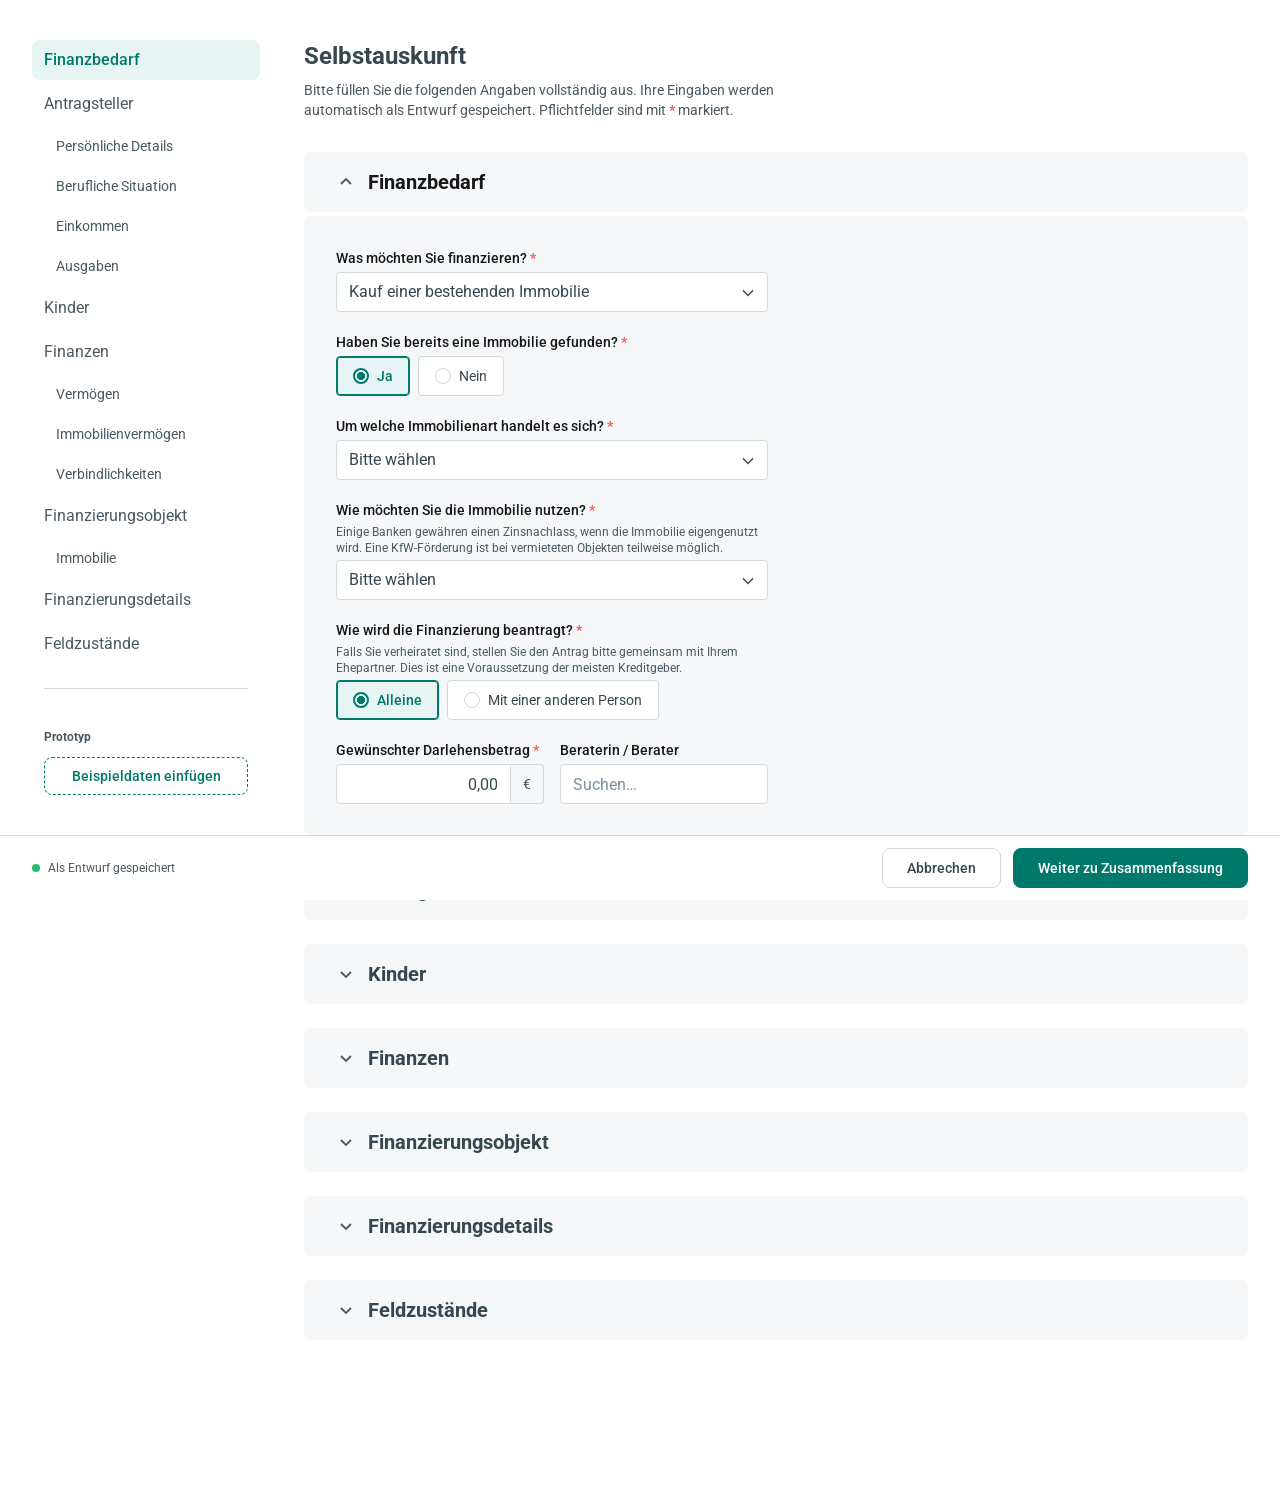
<file: v4/index.html>
<!DOCTYPE html>
<html lang="de" data-appearance="light" data-density="comfortable" data-help="on" data-viewport="desktop">
<head>
<meta charset="UTF-8">
<meta name="viewport" content="width=device-width, initial-scale=1.0">
<title>Selbstauskunft · V4 · FinLink</title>

<link rel="preconnect" href="https://fonts.googleapis.com">
<link rel="preconnect" href="https://fonts.gstatic.com" crossorigin>
<link href="https://fonts.googleapis.com/css2?family=Roboto:wght@400;500;700&display=swap" rel="stylesheet">

<!-- Token layers, in cascade order. The first four are GENERATED by
     build-tokens.py from tokens/ — see README.md. Only components.css is
     hand-written. Removing tokens.a11y.css shows the raw Figma values. -->
<link rel="stylesheet" href="css/tokens.primitives.css">
<link rel="stylesheet" href="css/tokens.semantic.css">
<link rel="stylesheet" href="css/tokens.local.css">
<link rel="stylesheet" href="css/tokens.a11y.css">
<link rel="stylesheet" href="css/components.css">
</head>
<body>
<a class="skip-link" href="#main">Zum Formular springen</a>

<div class="app">
  <nav class="nav" aria-label="Abschnitte">
    <!-- Below 900px the list collapses behind this button; above it, .nav-links is
         display:contents and the links are direct flex children of .nav again, so
         the sidebar is laid out exactly as it would be without the wrapper. -->
    <button type="button" class="nav-toggle" aria-expanded="false" aria-controls="nav-links">
      <svg class="burger" viewBox="0 0 20 20" fill="none" stroke="currentColor" stroke-width="1.8"
           stroke-linecap="round" aria-hidden="true">
        <path d="M3 5.5h14M3 10h14M3 14.5h14"/>
      </svg>
      Abschnitte
    </button>

    <div class="nav-links" id="nav-links">
    <!-- The nav mirrors the card structure exactly: a top-level entry per collapsible
         card, and one .sub entry per sub-section inside it. A .sub link therefore only
         ever scrolls — the card it lives in is opened by the click, which opens every
         sub-section with it. -->
    <a href="#start">Finanzbedarf</a>

    <a href="#antragsteller"><span id="person-group-title">Antragsteller</span></a>
    <a href="#pd"                class="sub">Persönliche Details</a>
    <a href="#beruf"             class="sub">Berufliche Situation</a>
    <a href="#einkommen"         class="sub">Einkommen</a>
    <a href="#ausgaben"          class="sub">Ausgaben</a>

    <a href="#kinder">Kinder</a>

    <a href="#finanzen">Finanzen</a>
    <a href="#vermoegen"         class="sub">Vermögen</a>
    <a href="#immobilienbesitz"  class="sub">Immobilienvermögen</a>
    <a href="#verbindlichkeiten" class="sub">Verbindlichkeiten</a>

    <!-- Both the card and its sub-entries come and go with the finance type, so the
         heading uses the same .object-nav switch — without a data-navfor, because it
         stands for whichever object applies rather than for one of them. -->
    <a href="#objekt"    class="object-nav">Finanzierungsobjekt</a>
    <a href="#immobilie" class="sub object-nav" data-navfor="immobilie">Immobilie</a>
    <a href="#neubau"    class="sub object-nav" data-navfor="neubau">Neubau</a>
    <a href="#anschluss" class="sub object-nav" data-navfor="anschluss">Anschlussfinanzierung</a>
    <a href="#modern"    class="sub object-nav" data-navfor="modernisierung">Modernisierung</a>
    <a href="#kapital"   class="sub object-nav" data-navfor="kapital">Kapitalbeschaffung</a>

    <a href="#details">Finanzierungsdetails</a>
    <a href="#states">Feldzustände</a>
    </div>

    <hr class="nav-divider">
    <!-- Nur für den Prototyp: füllt den Antrag mit einem Beispielfall, damit der
         Weg zur Zusammenfassung nicht durch 60 Felder Tippen führt. Bewusst kein
         .seg-Knopf — der ist ein Umschalter, dies ist eine Handlung. Siehe
         prefill.js. -->
    <div class="eyebrow" id="lbl-demo">Prototyp</div>
    <div class="nav-tools">
      <button type="button" class="add-btn" id="prefill">Beispieldaten einfügen</button>
      <p class="nav-note" id="prefill-status" role="status" aria-live="polite"></p>
    </div>


    <!-- Mobil loads this same page into a phone-sized iframe next to the sidebar —
         a real viewport, so the breakpoints and the Mobile typography from the
         export apply exactly as they do on a phone. See .phone in components.css. -->
    <div class="eyebrow" id="lbl-viewport">Ansicht</div>
    <div class="seg" role="group" aria-labelledby="lbl-viewport">
      <button type="button" data-viewport="desktop" aria-pressed="true">Desktop</button>
      <button type="button" data-viewport="mobile" aria-pressed="false">Mobil</button>
    </div>

    <div class="eyebrow" id="lbl-density">Dichte</div>
    <div class="seg" role="group" aria-labelledby="lbl-density">
      <button type="button" data-density="comfortable" aria-pressed="true">Komfortabel</button>
      <button type="button" data-density="compact" aria-pressed="false">Kompakt</button>
    </div>

    <div class="eyebrow" id="lbl-appearance">Erscheinungsbild</div>
    <div class="seg" role="group" aria-labelledby="lbl-appearance">
      <button type="button" data-appearance="light" aria-pressed="true">Hell</button>
      <button type="button" data-appearance="grey" aria-pressed="false">Grau</button>
      <button type="button" data-appearance="dark" aria-pressed="false">Dunkel</button>
    </div>

    <div class="eyebrow" id="lbl-help">Hilfetexte</div>
    <div class="seg" role="group" aria-labelledby="lbl-help">
      <button type="button" data-help="on" aria-pressed="true">Ein</button>
      <button type="button" data-help="icon" aria-pressed="false">Icon</button>
      <button type="button" data-help="off" aria-pressed="false">Aus</button>
    </div>
  </nav>

  <main class="content" id="main">
    <h1 class="page-title">Selbstauskunft</h1>
    <p class="lede">Bitte füllen Sie die folgenden Angaben vollständig aus. Ihre Eingaben
      werden automatisch als Entwurf gespeichert. Pflichtfelder sind mit
      <span class="req" aria-hidden="true">*</span> markiert.</p>

    <!-- ===================== 1 · FINANZBEDARF ===================== -->
    <section class="card" id="start" aria-labelledby="h-start" data-open="true">
      <h2 class="card-head">
        <button type="button" class="card-toggle" aria-expanded="true" aria-controls="body-start">
          <svg class="chev" viewBox="0 0 20 20" fill="none" stroke="currentColor" stroke-width="1.8" aria-hidden="true"><path d="M5 8l5 5 5-5"/></svg>
          <span class="card-title" id="h-start">Finanzbedarf</span>
        </button>
      </h2>
      <div class="card-body" id="body-start">
        <div class="card-body-inner">
          <div class="card-pad">
      <div class="grid">
        <div class="field col-6">
          <label for="zweck">Was möchten Sie finanzieren? <span class="req" aria-hidden="true">*</span></label>
          <span class="select-wrap">
            <select class="select" id="zweck" required>
              <option value="neubau-bautraeger">Neubau vom Bauträger</option>
              <option value="kauf" selected>Kauf einer bestehenden Immobilie</option>
              <option value="bauvorhaben">Eigenes Bauvorhaben</option>
              <option value="modernisierung">Modernisierung</option>
              <option value="anschluss">Anschlussfinanzierung</option>
              <option value="kapitalbeschaffung">Kapitalbeschaffung</option>
            </select>
          </span>
        </div>
      </div>

      <!-- Immobilie gefunden? — nur bei Kauf -->
      <div class="reveal" id="c-gefunden"><div class="reveal-inner"><div class="pad">
        <div class="field" role="group" aria-labelledby="lbl-gefunden" id="gefunden" data-required>
          <span class="group-label" id="lbl-gefunden">Haben Sie bereits eine Immobilie gefunden? <span class="req" aria-hidden="true">*</span></span>
          <div class="choices">
            <label class="choice"><input type="radio" name="gefunden" value="Ja" checked><span>Ja</span></label>
            <label class="choice"><input type="radio" name="gefunden" value="Nein"><span>Nein</span></label>
          </div>
        </div>
      </div></div></div>

      <div class="reveal" id="c-immobilienart"><div class="reveal-inner"><div class="pad">
        <div class="grid">
          <div class="field col-6">
            <label for="immobilienart">Um welche Immobilienart handelt es sich? <span class="req" aria-hidden="true">*</span></label>
            <span class="select-wrap">
              <select class="select" id="immobilienart" required>
                <option value="">Bitte wählen</option>
                <option>Eigentumswohnung</option>
                <option>Einfamilienhaus</option>
                <option>Zweifamilienhaus</option>
                <option>Mehrfamilienhaus</option>
                <option>Doppelhaushälfte</option>
                <option>Reihenendhaus</option>
                <option>Reihenmittelhaus</option>
                <option>Wohn- und Geschäftshaus</option>
                <option>Grundstück</option>
              </select>
            </span>
          </div>
        </div>
      </div></div></div>

      <div class="reveal" id="c-nutzung"><div class="reveal-inner"><div class="pad">
        <div class="grid">
          <div class="field col-6">
            <label for="nutzung">Wie möchten Sie die Immobilie nutzen? <span class="req" aria-hidden="true">*</span></label>
            <p class="help" id="h-nutzung">Einige Banken gewähren einen Zinsnachlass, wenn die Immobilie
              eigengenutzt wird. Eine KfW-Förderung ist bei vermieteten Objekten teilweise möglich.</p>
            <span class="select-wrap">
              <select class="select" id="nutzung" aria-describedby="h-nutzung" required>
                <option value="">Bitte wählen</option>
                <option>Selbst nutzen</option>
                <option>Vermieten</option>
                <option>Teilweise vermieten</option>
              </select>
            </span>
          </div>
        </div>
      </div></div></div>

      <div class="grid" style="margin-top:var(--field-gap-stack)">
        <div class="field col-6" role="group" id="darlehensnehmer"
             aria-labelledby="lbl-dn" aria-describedby="h-dn" data-required>
          <span class="group-label" id="lbl-dn">Wie wird die Finanzierung beantragt? <span class="req" aria-hidden="true">*</span></span>
          <p class="help" id="h-dn">Falls Sie verheiratet sind, stellen Sie den Antrag bitte gemeinsam
            mit Ihrem Ehepartner. Dies ist eine Voraussetzung der meisten Kreditgeber.</p>
          <div class="choices">
            <label class="choice"><input type="radio" name="darlehensnehmer" value="1" checked><span>Alleine</span></label>
            <label class="choice"><input type="radio" name="darlehensnehmer" value="2"><span>Mit einer anderen Person</span></label>
          </div>
        </div>
        <!-- col-start breaks the row, so these two drop below the question above them
             instead of sitting beside it. Three columns each, so the pair lines up
             under the six the question occupies. -->
        <div class="field col-3 col-start">
          <label for="darlehensbetrag">Gewünschter Darlehensbetrag <span class="req" aria-hidden="true">*</span></label>
          <div class="with-unit">
            <input class="input" id="darlehensbetrag" inputmode="decimal" value="0,00" required>
            <span class="unit">€</span>
          </div>
        </div>
        <div class="field col-3">
          <label for="berater">Beraterin / Berater</label>
          <input class="input" id="berater" type="text" placeholder="Suchen…">
        </div>
      </div>
          </div>
        </div>
      </div>
    </section>

    <!-- ===================== 2 · ANTRAGSTELLER ===================== -->
    <!-- The four parts of this step are one list, not four doors: they open with the
         card and stay open, so the headings only say which part you are in. -->
    <section class="card" id="antragsteller" aria-labelledby="h-antragsteller" data-open="false">
      <h2 class="card-head">
        <button type="button" class="card-toggle" aria-expanded="false" aria-controls="body-antragsteller">
          <svg class="chev" viewBox="0 0 20 20" fill="none" stroke="currentColor" stroke-width="1.8" aria-hidden="true"><path d="M5 8l5 5 5-5"/></svg>
          <span class="card-title" id="h-antragsteller">Antragsteller</span>
        </button>
      </h2>
      <div class="card-body" id="body-antragsteller">
        <div class="card-body-inner">
          <div class="subsections">
        <!-- ===================== PERSÖNLICHE DETAILS ===================== -->
        <section class="subsection-static" id="pd" aria-labelledby="h-pd">
          <h3 class="subsection-title" id="h-pd">Persönliche Details</h3>
          <div class="card-pad">
              <div class="card-actions"><button type="button" class="add-btn" id="add-applicant">+ Antragsteller 2 hinzufügen</button></div>
          <div class="applicants" data-applicants="pd">
            <div class="applicant" data-applicant="1">
              <div class="applicant-head"><span class="applicant-title">Antragsteller 1</span></div>
              <div class="grid">
                <div class="field col-12 chip-row" role="group" aria-labelledby="lbl-a1-anrede" data-required>
                  <span class="group-label" id="lbl-a1-anrede">Anrede <span class="req" aria-hidden="true">*</span></span>
                  <div class="choices">
                    <label class="choice"><input type="radio" name="a1-anrede" value="Frau"><span>Frau</span></label>
                    <label class="choice"><input type="radio" name="a1-anrede" value="Herr"><span>Herr</span></label>
                    <label class="choice"><input type="radio" name="a1-anrede" value="Divers"><span>Divers</span></label>
                  </div>
                </div>
                <div class="field col-12 chip-row" role="group" aria-labelledby="lbl-a1-titel">
                  <span class="group-label" id="lbl-a1-titel">Titel</span>
                  <div class="choices">
                    <label class="choice"><input type="radio" name="a1-titel" value="" checked><span>Kein Titel</span></label>
                    <label class="choice"><input type="radio" name="a1-titel" value="Dr."><span>Dr.</span></label>
                    <label class="choice"><input type="radio" name="a1-titel" value="Prof."><span>Prof.</span></label>
                    <label class="choice"><input type="radio" name="a1-titel" value="Prof. Dr."><span>Prof. Dr.</span></label>
                  </div>
                </div>
                <div class="field col-6">
                  <label for="a1-vorname">Vorname <span class="req" aria-hidden="true">*</span></label>
                  <input class="input" id="a1-vorname" type="text" data-role="vorname" autocomplete="given-name" required>
                </div>
                <div class="field col-6">
                  <label for="a1-nachname">Nachname <span class="req" aria-hidden="true">*</span></label>
                  <input class="input" id="a1-nachname" type="text" data-role="nachname" autocomplete="family-name" required>
                </div>
                <div class="field col-8">
                  <label for="a1-strasse">Straße <span class="req" aria-hidden="true">*</span></label>
                  <input class="input" id="a1-strasse" type="text" autocomplete="address-line1" required>
                </div>
                <div class="field col-4">
                  <label for="a1-hausnr">Hausnr. <span class="req" aria-hidden="true">*</span></label>
                  <input class="input" id="a1-hausnr" type="text" autocomplete="address-line2" required>
                </div>
                <div class="field col-4">
                  <label for="a1-plz">PLZ <span class="req" aria-hidden="true">*</span></label>
                  <input class="input" id="a1-plz" type="text" inputmode="numeric" autocomplete="postal-code" required>
                </div>
                <div class="field col-4">
                  <label for="a1-ort">Ort <span class="req" aria-hidden="true">*</span></label>
                  <input class="input" id="a1-ort" type="text" autocomplete="address-level2" required>
                </div>
                <div class="field col-4">
                  <label for="a1-wohnhaft">Wohnhaft seit</label>
                  <input class="input" id="a1-wohnhaft" type="text" placeholder="tt.mm.jjjj" inputmode="numeric">
                </div>
                <div class="field col-6">
                  <label for="a1-gebdatum">Geburtsdatum <span class="req" aria-hidden="true">*</span></label>
                  <input class="input" id="a1-gebdatum" type="text" placeholder="tt.mm.jjjj" inputmode="numeric" autocomplete="bday" required>
                </div>
                <div class="field col-6">
                  <label for="a1-gebort">Geburtsort <span class="req" aria-hidden="true">*</span></label>
                  <input class="input" id="a1-gebort" type="text" required>
                </div>
                <div class="field col-6">
                  <label for="a1-staat">Staatsangehörigkeit <span class="req" aria-hidden="true">*</span></label>
                  <!-- Mock data, deliberately short: the DACH region first because that is
                       who the form is for, then the most common remaining nationalities
                       alphabetically, then an escape hatch. A real list is ~200 entries and
                       wants a type-ahead rather than a select — which is what the placeholder
                       here used to promise without anything implementing it. -->
                  <span class="select-wrap">
                    <select class="select" id="a1-staat" required>
                      <option value="">Bitte wählen</option>
                      <option>deutsch</option>
                      <option>österreichisch</option>
                      <option>schweizerisch</option>
                      <option>französisch</option>
                      <option>griechisch</option>
                      <option>italienisch</option>
                      <option>kroatisch</option>
                      <option>niederländisch</option>
                      <option>polnisch</option>
                      <option>portugiesisch</option>
                      <option>rumänisch</option>
                      <option>spanisch</option>
                      <option>türkisch</option>
                      <option>Sonstige</option>
                    </select>
                  </span>
                </div>
                <div class="field col-6 col-start">
                  <label for="a1-steuerid">Steuer-ID</label>
                  <!-- The Steuer-ID is exactly 11 digits and never grouped or punctuated,
                       so it takes the numeric keypad and a length cap rather than a mask.
                       No autocomplete attribute: there is no autofill token for a tax id,
                       and `off` would be wrong here — cloneApplicant prefixes every
                       autocomplete it finds, and `section-… off` is not a valid pair. -->
                  <input class="input" id="a1-steuerid" type="text" inputmode="numeric"
                    maxlength="11" placeholder="11-stellig">
                </div>
                <div class="field col-6 col-start">
                  <label for="a1-familienstand">Familienstand <span class="req" aria-hidden="true">*</span></label>
                  <span class="select-wrap">
                    <select class="select" id="a1-familienstand" data-show-when="verheiratet" required>
                      <option value="">Bitte wählen</option>
                      <option value="ledig">ledig</option>
                      <option value="verheiratet">verheiratet</option>
                      <option value="geschieden">geschieden</option>
                      <option value="verwitwet">verwitwet</option>
                      <option value="eingetr">eingetr. Lebenspartnerschaft</option>
                    </select>
                  </span>
                  <div class="reveal"><div class="reveal-inner"><div class="pad">
                    <div class="field">
                      <label for="a1-guterstand">In welchem Güterstand leben Sie? <span class="req" aria-hidden="true">*</span></label>
                      <span class="select-wrap">
                        <select class="select" id="a1-guterstand" required>
                          <option>Zugewinngemeinschaft</option><option>Gütertrennung</option><option>Gütergemeinschaft</option>
                        </select>
                      </span>
                    </div>
                  </div></div></div>
                </div>
              </div>
            </div>
          </div>
          </div>
        </section>
        <!-- ===================== BERUFLICHE SITUATION ===================== -->
        <section class="subsection-static" id="beruf" aria-labelledby="h-beruf">
          <h3 class="subsection-title" id="h-beruf">Berufliche Situation</h3>
          <div class="card-pad">
          <div class="applicants" data-applicants="beruf">
            <div class="applicant" data-applicant="1">
              <div class="applicant-head"><span class="applicant-title">Antragsteller 1</span></div>
              <!-- The employment status is the one question everybody answers, and it
                   decides which block follows: an employer, a company, a pension, or
                   nothing at all for someone who is not earning. One case per answer in
                   #b1-status-cases, only ever one of them open. -->
              <div class="grid">
                <div class="field col-6">
                  <label for="b1-verhaeltnis">Beschäftigungsverhältnis <span class="req" aria-hidden="true">*</span></label>
                  <span class="select-wrap">
                    <select class="select" id="b1-verhaeltnis" required data-switch="#b1-status-cases">
                      <option value="">Bitte wählen</option>
                      <option>Angestellt</option><option>Selbstständig</option><option>Beamtin / Beamter</option>
                      <option>Rentnerin / Rentner</option><option>Arbeitslos</option>
                      <option>Studentin / Student</option><option>Hausfrau / Hausmann</option>
                    </select>
                  </span>
                </div>
              </div>
              <div id="b1-status-cases">
              <!-- Angestellt and Beamtin / Beamter ask the same thing: both have an
                   employer, the Dienstherr being one. -->
              <div class="reveal" id="c-b1-arbeitgeber" data-when="Angestellt|Beamtin / Beamter"><div class="reveal-inner"><div class="pad">
              <div class="grid">
                <div class="field col-6">
                  <label for="b1-beruf">Ausgeübter Beruf <span class="req" aria-hidden="true">*</span></label>
                  <input class="input" id="b1-beruf" type="text" autocomplete="organization-title" required>
                </div>
                <div class="field col-6">
                  <label for="b1-branche">Branche <span class="req" aria-hidden="true">*</span></label>
                  <span class="select-wrap">
                    <select class="select" id="b1-branche" required>
                      <option value="">Bitte wählen</option>
                      <option>Industrie</option><option>Dienstleistung</option><option>Handel</option>
                      <option>Handwerk</option><option>Öffentlicher Dienst</option>
                      <option>Gesundheitswesen</option><option>IT</option><option>Sonstiges</option>
                    </select>
                  </span>
                </div>
                <div class="field col-8">
                  <label for="b1-arbeitgeber">Name des Arbeitgebers <span class="req" aria-hidden="true">*</span></label>
                  <input class="input" id="b1-arbeitgeber" type="text" autocomplete="organization" required>
                </div>
                <div class="field col-4">
                  <label for="b1-seit">Beschäftigt seit <span class="req" aria-hidden="true">*</span></label>
                  <input class="input" id="b1-seit" type="text" placeholder="mm.jjjj" inputmode="numeric" required>
                </div>
                <!-- The employer's address, deliberately without autocomplete tokens: the
                     browser's address entry is the applicant's own, and offering it here
                     would fill the company with where the applicant lives. -->
                <div class="field col-8 col-start">
                  <label for="b1-ag-strasse">Straße des Arbeitgebers <span class="req" aria-hidden="true">*</span></label>
                  <input class="input" id="b1-ag-strasse" type="text" required>
                </div>
                <div class="field col-4">
                  <label for="b1-ag-hausnr">Hausnr. <span class="req" aria-hidden="true">*</span></label>
                  <input class="input" id="b1-ag-hausnr" type="text" required>
                </div>
                <div class="field col-4">
                  <label for="b1-ag-plz">PLZ <span class="req" aria-hidden="true">*</span></label>
                  <input class="input" id="b1-ag-plz" type="text" inputmode="numeric" required>
                </div>
                <div class="field col-8">
                  <label for="b1-ag-ort">Ort <span class="req" aria-hidden="true">*</span></label>
                  <input class="input" id="b1-ag-ort" type="text" required>
                </div>
                <div class="field col-12" role="group" aria-labelledby="lbl-b1-befristet" data-show-when="Ja">
                  <span class="group-label" id="lbl-b1-befristet">Ist das Arbeitsverhältnis befristet?</span>
                  <div class="choices">
                    <label class="choice"><input type="radio" name="b1-befristet" value="Ja"><span>Ja</span></label>
                    <label class="choice"><input type="radio" name="b1-befristet" value="Nein"><span>Nein</span></label>
                  </div>
                  <div class="reveal"><div class="reveal-inner"><div class="pad">
                    <div class="grid">
                      <div class="field col-6">
                        <label for="b1-befristet-bis">Befristet bis <span class="req" aria-hidden="true">*</span></label>
                        <input class="input" id="b1-befristet-bis" type="text" placeholder="mm.jjjj" inputmode="numeric" required>
                      </div>
                    </div>
                  </div></div></div>
                </div>
                <div class="field col-12" role="group" aria-labelledby="lbl-b1-probezeit">
                  <span class="group-label" id="lbl-b1-probezeit">Befinden Sie sich in der Probezeit?</span>
                  <div class="choices">
                    <label class="choice"><input type="radio" name="b1-probezeit" value="Ja"><span>Ja</span></label>
                    <label class="choice"><input type="radio" name="b1-probezeit" value="Nein"><span>Nein</span></label>
                  </div>
                </div>
              </div>
              </div></div></div>

              <!-- Selbstständig: the company takes the employer's place. The figures it
                   earns are asked once, under Einkommen, so they are not repeated here. -->
              <div class="reveal" id="c-b1-selbststaendig" data-when="Selbstständig"><div class="reveal-inner"><div class="pad">
              <div class="grid">
                <div class="field col-8">
                  <label for="b1-firma">Name des Unternehmens <span class="req" aria-hidden="true">*</span></label>
                  <input class="input" id="b1-firma" type="text" required>
                </div>
                <div class="field col-4">
                  <label for="b1-rechtsform">Rechtsform <span class="req" aria-hidden="true">*</span></label>
                  <span class="select-wrap">
                    <select class="select" id="b1-rechtsform" required>
                      <option value="">Bitte wählen</option>
                      <option>Einzelunternehmen</option><option>Freiberuflich</option><option>GbR</option>
                      <option>GmbH</option><option>UG (haftungsbeschränkt)</option><option>GmbH &amp; Co. KG</option>
                      <option>KG</option><option>OHG</option><option>AG</option><option>Sonstige</option>
                    </select>
                  </span>
                </div>
                <div class="field col-6">
                  <label for="b1-sb-branche">Branche <span class="req" aria-hidden="true">*</span></label>
                  <span class="select-wrap">
                    <select class="select" id="b1-sb-branche" required>
                      <option value="">Bitte wählen</option>
                      <option>Industrie</option><option>Dienstleistung</option><option>Handel</option>
                      <option>Handwerk</option><option>Öffentlicher Dienst</option>
                      <option>Gesundheitswesen</option><option>IT</option><option>Sonstiges</option>
                    </select>
                  </span>
                </div>
                <div class="field col-6">
                  <label for="b1-sb-seit">Selbstständig seit <span class="req" aria-hidden="true">*</span></label>
                  <input class="input" id="b1-sb-seit" type="text" placeholder="mm.jjjj" inputmode="numeric" required>
                </div>
              </div>
              </div></div></div>

              <!-- Rentnerin / Rentner: which pension, and since when. -->
              <div class="reveal" id="c-b1-rente" data-when="Rentnerin / Rentner"><div class="reveal-inner"><div class="pad">
              <div class="grid">
                <div class="field col-6">
                  <label for="b1-rentenart">Art der Rente <span class="req" aria-hidden="true">*</span></label>
                  <span class="select-wrap">
                    <select class="select" id="b1-rentenart" required>
                      <option value="">Bitte wählen</option>
                      <option>Altersrente</option><option>Pension</option>
                      <option>Erwerbsminderungsrente</option><option>Witwen- / Witwerrente</option>
                      <option>Sonstige</option>
                    </select>
                  </span>
                </div>
                <div class="field col-6">
                  <label for="b1-rente-seit">Rente bezogen seit <span class="req" aria-hidden="true">*</span></label>
                  <input class="input" id="b1-rente-seit" type="text" placeholder="mm.jjjj" inputmode="numeric" required>
                </div>
              </div>
              </div></div></div>

              <!-- Arbeitslos: only the date is needed. The previous occupation says
                   something about the prospect of the next one, so it is asked, but
                   nobody is held up by it. -->
              <div class="reveal" id="c-b1-arbeitslos" data-when="Arbeitslos"><div class="reveal-inner"><div class="pad">
              <div class="grid">
                <div class="field col-4">
                  <label for="b1-al-seit">Arbeitslos seit <span class="req" aria-hidden="true">*</span></label>
                  <input class="input" id="b1-al-seit" type="text" placeholder="mm.jjjj" inputmode="numeric" required>
                </div>
                <div class="field col-8">
                  <label for="b1-al-beruf">Zuletzt ausgeübter Beruf</label>
                  <input class="input" id="b1-al-beruf" type="text">
                </div>
              </div>
              </div></div></div>

              <!-- Studentin / Student -->
              <div class="reveal" id="c-b1-studium" data-when="Studentin / Student"><div class="reveal-inner"><div class="pad">
              <div class="grid">
                <div class="field col-8">
                  <label for="b1-hochschule">Hochschule / Ausbildungsstätte <span class="req" aria-hidden="true">*</span></label>
                  <input class="input" id="b1-hochschule" type="text" required>
                </div>
                <div class="field col-4">
                  <label for="b1-studium-ende">Voraussichtliches Ende <span class="req" aria-hidden="true">*</span></label>
                  <input class="input" id="b1-studium-ende" type="text" placeholder="mm.jjjj" inputmode="numeric" required>
                </div>
              </div>
              </div></div></div>
              <!-- Hausfrau / Hausmann has no case: there is nothing further to ask. -->
              </div>
            </div>
          </div>
          </div>
        </section>
        <!-- ===================== EINKOMMEN ===================== -->
        <section class="subsection-static" id="einkommen" aria-labelledby="h-eink">
          <h3 class="subsection-title" id="h-eink">Einkommen</h3>
          <div class="card-pad">
          <div class="applicants" data-applicants="einkommen">
            <div class="applicant" data-applicant="1">
              <div class="applicant-head"><span class="applicant-title">Antragsteller 1</span></div>
              <div class="grid">
                <div class="field col-6">
                  <label for="e1-netto">Monatliches Nettoeinkommen <span class="req" aria-hidden="true">*</span></label>
                  <div class="with-unit"><input class="input" id="e1-netto" inputmode="decimal" required><span class="unit">€</span></div>
                </div>
                <div class="field col-6">
                  <label for="e1-gehaelter">Anzahl Gehälter pro Jahr</label>
                  <span class="select-wrap">
                    <select class="select" id="e1-gehaelter"><option>12</option><option>13</option><option>14</option></select>
                  </span>
                </div>
              </div>

              <!-- Everything beyond the salary is optional and most people have none of it,
                   so it is an amount list rather than five empty fields: the position is
                   picked first and only then asks for a figure. Same shape as Vermögen. -->
              <h4 class="subhead" id="sub-e1-weitere">Weitere Einkommensarten</h4>
              <div class="field" role="group" aria-labelledby="sub-e1-weitere" aria-describedby="h-e1-weitere">
                <p class="help" id="h-e1-weitere">Mehrfachauswahl möglich — wählen Sie jede zutreffende Art
                  aus und geben Sie den monatlichen Betrag an.</p>
                <div class="amount-list">
                  <div class="amount-row">
                    <label class="choice">
                      <input type="checkbox" id="e1-zusatz">
                      <span>Zusätzliches Einkommen</span>
                    </label>
                    <div class="field amount-cell">
                      <div class="with-unit">
                        <input class="input" id="e1-zusatz-betrag" inputmode="decimal" aria-label="Zusätzliches Einkommen – Betrag" required>
                        <span class="unit">€</span>
                      </div>
                    </div>
                  </div>

                  <div class="amount-row">
                    <label class="choice">
                      <input type="checkbox" id="e1-miete">
                      <span>Mieteinnahmen</span>
                    </label>
                    <div class="field amount-cell">
                      <div class="with-unit">
                        <input class="input" id="e1-miete-betrag" inputmode="decimal" aria-label="Mieteinnahmen – Betrag" required>
                        <span class="unit">€</span>
                      </div>
                    </div>
                  </div>

                  <div class="amount-row">
                    <label class="choice">
                      <input type="checkbox" id="e1-kindergeld">
                      <span>Kindergeld</span>
                    </label>
                    <div class="field amount-cell">
                      <div class="with-unit">
                        <input class="input" id="e1-kindergeld-betrag" inputmode="decimal" aria-label="Kindergeld – Betrag" required>
                        <span class="unit">€</span>
                      </div>
                    </div>
                  </div>

                  <div class="amount-row">
                    <label class="choice">
                      <input type="checkbox" id="e1-rente">
                      <span>Renteneinkommen</span>
                    </label>
                    <div class="field amount-cell">
                      <div class="with-unit">
                        <input class="input" id="e1-rente-betrag" inputmode="decimal" aria-label="Renteneinkommen – Betrag" required>
                        <span class="unit">€</span>
                      </div>
                    </div>
                  </div>

                  <div class="amount-row">
                    <label class="choice">
                      <input type="checkbox" id="e1-sonstige">
                      <span>Sonstige Einkünfte</span>
                    </label>
                    <div class="field amount-cell">
                      <div class="with-unit">
                        <input class="input" id="e1-sonstige-betrag" inputmode="decimal" aria-label="Sonstige Einkünfte – Betrag" required>
                        <span class="unit">€</span>
                      </div>
                    </div>
                  </div>
                </div>
              </div>

              <!-- ===== Design-Vergleich: dieselbe Liste ohne Rahmen um die Position =====
                   Identisches Markup bis auf .plain und die ids — dieselbe .amount-row,
                   dieselbe .choice, also greift wireAmountRows unverändert: anklicken,
                   ins Betragsfeld tippen, wieder abwählen verhalten sich genau gleich.
                   Steht nur zum Vergleich hier und wird zusammen mit Variante A
                   entfernt, sobald eine der beiden gewinnt. -->
              <h4 class="subhead" id="sub-e1-weitere-b">Weitere Einkommensarten · Variante B</h4>
              <p class="note">Nur zum Design-Vergleich — dieselbe Liste, nur mit Checkbox und
                Bezeichnung statt einer umrahmten Position. Das Verhalten ist identisch.</p>
              <div class="field" role="group" aria-labelledby="sub-e1-weitere-b" aria-describedby="h-e1-weitere-b">
                <p class="help" id="h-e1-weitere-b">Mehrfachauswahl möglich — wählen Sie jede zutreffende Art
                  aus und geben Sie den monatlichen Betrag an.</p>
                <div class="amount-list plain">
                  <div class="amount-row">
                    <label class="choice">
                      <input type="checkbox" id="e1b-zusatz">
                      <span>Zusätzliches Einkommen</span>
                    </label>
                    <div class="field amount-cell">
                      <div class="with-unit">
                        <input class="input" id="e1b-zusatz-betrag" inputmode="decimal" aria-label="Zusätzliches Einkommen – Betrag (Variante B)" required>
                        <span class="unit">€</span>
                      </div>
                    </div>
                  </div>

                  <div class="amount-row">
                    <label class="choice">
                      <input type="checkbox" id="e1b-miete">
                      <span>Mieteinnahmen</span>
                    </label>
                    <div class="field amount-cell">
                      <div class="with-unit">
                        <input class="input" id="e1b-miete-betrag" inputmode="decimal" aria-label="Mieteinnahmen – Betrag (Variante B)" required>
                        <span class="unit">€</span>
                      </div>
                    </div>
                  </div>

                  <div class="amount-row">
                    <label class="choice">
                      <input type="checkbox" id="e1b-kindergeld">
                      <span>Kindergeld</span>
                    </label>
                    <div class="field amount-cell">
                      <div class="with-unit">
                        <input class="input" id="e1b-kindergeld-betrag" inputmode="decimal" aria-label="Kindergeld – Betrag (Variante B)" required>
                        <span class="unit">€</span>
                      </div>
                    </div>
                  </div>

                  <div class="amount-row">
                    <label class="choice">
                      <input type="checkbox" id="e1b-rente">
                      <span>Renteneinkommen</span>
                    </label>
                    <div class="field amount-cell">
                      <div class="with-unit">
                        <input class="input" id="e1b-rente-betrag" inputmode="decimal" aria-label="Renteneinkommen – Betrag (Variante B)" required>
                        <span class="unit">€</span>
                      </div>
                    </div>
                  </div>

                  <div class="amount-row">
                    <label class="choice">
                      <input type="checkbox" id="e1b-sonstige">
                      <span>Sonstige Einkünfte</span>
                    </label>
                    <div class="field amount-cell">
                      <div class="with-unit">
                        <input class="input" id="e1b-sonstige-betrag" inputmode="decimal" aria-label="Sonstige Einkünfte – Betrag (Variante B)" required>
                        <span class="unit">€</span>
                      </div>
                    </div>
                  </div>
                </div>
              </div>
            </div>
          </div>
          </div>
        </section>
        <!-- ===================== AUSGABEN ===================== -->
        <section class="subsection-static" id="ausgaben" aria-labelledby="h-ausg">
          <h3 class="subsection-title" id="h-ausg">Ausgaben</h3>
          <div class="card-pad">
          <div class="applicants" data-applicants="ausgaben">
            <div class="applicant" data-applicant="1">
              <div class="applicant-head"><span class="applicant-title">Antragsteller 1</span></div>
              <div class="grid">
                <!-- Rent is a cascade, not a single field: an owner-occupier has no rent to
                     state, and the follow-up only makes sense once there is one. Whether the
                     rent falls away is what decides if today's figure still burdens the
                     household after the financing — so it hangs off the amount, not beside it. -->
                <div class="field col-12" role="group" aria-labelledby="lbl-x1-mieter" data-show-when="Ja">
                  <span class="group-label" id="lbl-x1-mieter">Wohnen Sie derzeit zur Miete?</span>
                  <div class="choices">
                    <label class="choice"><input type="radio" name="x1-mieter" value="Ja"><span>Ja</span></label>
                    <label class="choice"><input type="radio" name="x1-mieter" value="Nein"><span>Nein</span></label>
                  </div>
                  <div class="reveal"><div class="reveal-inner"><div class="pad">
                    <div class="grid">
                      <div class="field col-6">
                        <label for="x1-kaltmiete">Wie hoch ist Ihre Kaltmiete?</label>
                        <div class="with-unit"><input class="input" id="x1-kaltmiete" inputmode="decimal"><span class="unit">€</span></div>
                      </div>
                      <div class="field col-12" role="group" aria-labelledby="lbl-x1-miete-entfaellt">
                        <span class="group-label" id="lbl-x1-miete-entfaellt">Wird diese künftig entfallen?</span>
                        <p class="help" id="h-x1-miete-entfaellt">Wenn Ihre Mietausgaben entfallen, erhöht sich Ihr frei
                          verfügbares Einkommen.</p>
                        <div class="choices">
                          <label class="choice"><input type="radio" name="x1-miete-entfaellt" value="Ja"><span>Ja</span></label>
                          <label class="choice"><input type="radio" name="x1-miete-entfaellt" value="Nein"><span>Nein</span></label>
                        </div>
                      </div>
                    </div>
                  </div></div></div>
                </div>

                <!-- Everything else the household spends is an amount list, same shape as
                     Vermögen: the position is picked first and only then asks for a figure.
                     Lebenshaltungskosten is the one item nobody is without, so it is listed
                     ticked and locked rather than as a question — see Sparguthaben.
                     Kreditraten are deliberately absent: they are collected per loan under
                     Verbindlichkeiten, and asking for a lump sum here as well would invite
                     two numbers that disagree. -->
                <div class="field col-12" role="group" aria-labelledby="lbl-x1-ausgaben"
                     aria-describedby="h-x1-ausgaben">
                  <span class="group-label" id="lbl-x1-ausgaben">Welche monatlichen Ausgaben haben Sie? <span class="req" aria-hidden="true">*</span></span>
                  <p class="help" id="h-x1-ausgaben">Wählen Sie alle zutreffenden Positionen aus und geben Sie
                    jeweils den monatlichen Betrag an. Lebenshaltungskosten sind eine Pflichtangabe.</p>
                  <div class="amount-list">
                    <div class="amount-row" data-locked>
                      <label class="choice">
                        <input type="checkbox" id="x1-lebenshaltung" checked data-locked aria-disabled="true">
                        <span>Lebenshaltungskosten <span class="req" aria-hidden="true">*</span></span>
                      </label>
                      <div class="field amount-cell">
                        <div class="with-unit">
                          <input class="input" id="x1-lebenshaltung-betrag" inputmode="decimal" aria-label="Monatliche Lebenshaltungskosten – Betrag" required>
                          <span class="unit">€</span>
                        </div>
                      </div>
                    </div>

                    <div class="amount-row">
                      <label class="choice">
                        <input type="checkbox" id="x1-pkv">
                        <span>Private Krankenversicherung</span>
                      </label>
                      <div class="field amount-cell">
                        <div class="with-unit">
                          <input class="input" id="x1-pkv-betrag" inputmode="decimal" aria-label="Private Krankenversicherung – Betrag" required>
                          <span class="unit">€</span>
                        </div>
                      </div>
                    </div>

                    <div class="amount-row">
                      <label class="choice">
                        <input type="checkbox" id="x1-versicherung">
                        <span>Sonstige Versicherungsausgaben</span>
                      </label>
                      <div class="field amount-cell">
                        <div class="with-unit">
                          <input class="input" id="x1-versicherung-betrag" inputmode="decimal" aria-label="Sonstige Versicherungsausgaben – Betrag" required>
                          <span class="unit">€</span>
                        </div>
                      </div>
                    </div>

                    <div class="amount-row">
                      <label class="choice">
                        <input type="checkbox" id="x1-unterhalt">
                        <span>Unterhaltszahlungen</span>
                      </label>
                      <div class="field amount-cell">
                        <div class="with-unit">
                          <input class="input" id="x1-unterhalt-betrag" inputmode="decimal" aria-label="Unterhaltszahlungen – Betrag" required>
                          <span class="unit">€</span>
                        </div>
                      </div>
                    </div>

                    <div class="amount-row">
                      <label class="choice">
                        <input type="checkbox" id="x1-sonstige">
                        <span>Sonstige Ausgaben</span>
                      </label>
                      <div class="field amount-cell">
                        <div class="with-unit">
                          <input class="input" id="x1-sonstige-betrag" inputmode="decimal" aria-label="Sonstige Ausgaben – Betrag" required>
                          <span class="unit">€</span>
                        </div>
                      </div>
                    </div>
                  </div>
                </div>
              </div>
            </div>
          </div>
          </div>
        </section>
          </div>
        </div>
      </div>
    </section>

    <!-- ===================== 3 · KINDER ===================== -->
    <section class="card" id="kinder" aria-labelledby="h-kinder" data-open="false">
      <h2 class="card-head">
        <button type="button" class="card-toggle" aria-expanded="false" aria-controls="body-kinder">
          <svg class="chev" viewBox="0 0 20 20" fill="none" stroke="currentColor" stroke-width="1.8" aria-hidden="true"><path d="M5 8l5 5 5-5"/></svg>
          <span class="card-title" id="h-kinder">Kinder</span>
        </button>
      </h2>
      <div class="card-body" id="body-kinder">
        <div class="card-body-inner">
          <div class="card-pad">
      <div class="field" role="group" aria-labelledby="lbl-kinder" id="kinder-toggle" data-show-when="Ja" data-required>
        <span class="group-label" id="lbl-kinder">Leben Kinder im Haushalt? <span class="req" aria-hidden="true">*</span></span>
        <div class="choices">
          <label class="choice"><input type="radio" name="kinder" value="Ja"><span>Ja</span></label>
          <label class="choice"><input type="radio" name="kinder" value="Nein"><span>Nein</span></label>
        </div>
        <div class="reveal"><div class="reveal-inner"><div class="pad">
          <button type="button" class="add-btn kinder-add">+ Kind hinzufügen</button>
          <div class="kinder-list"></div>
        </div></div></div>
      </div>
          </div>
        </div>
      </div>
    </section>

    <!-- ===================== 4 · FINANZEN ===================== -->
    <!-- Household-level, not per applicant: a Selbstauskunft asks for the assets
         brought into the financing as one pot, and the same goes for property already
         owned and for debts. That is why these three are a step of their own rather
         than sub-sections of Antragsteller. Like Antragsteller's four parts they are
         one list, not three doors: they open with the card and stay open, so the
         headings only say which part you are in. -->
    <section class="card" id="finanzen" aria-labelledby="h-finanzen" data-open="false">
      <h2 class="card-head">
        <button type="button" class="card-toggle" aria-expanded="false" aria-controls="body-finanzen">
          <svg class="chev" viewBox="0 0 20 20" fill="none" stroke="currentColor" stroke-width="1.8" aria-hidden="true"><path d="M5 8l5 5 5-5"/></svg>
          <span class="card-title" id="h-finanzen">Finanzen</span>
        </button>
      </h2>
      <div class="card-body" id="body-finanzen">
        <div class="card-body-inner">
          <div class="subsections">
        <!-- ===================== FINANZEN · VERMÖGEN ===================== -->
        <section class="subsection-static" id="vermoegen" aria-labelledby="h-verm">
          <h3 class="subsection-title" id="h-verm">Vermögen</h3>
          <div class="card-pad">
          <div class="field" role="group" aria-labelledby="lbl-vermoegen">
            <span class="group-label" id="lbl-vermoegen">Welche Vermögenswerte bringen Sie mit? <span class="req" aria-hidden="true">*</span></span>
            <p class="help" id="h-vermoegen">Wählen Sie alle zutreffenden Positionen aus und geben Sie
              jeweils den Betrag an. Sparguthaben ist eine Pflichtangabe.</p>
            <div class="amount-list">
              <div class="amount-row" data-locked>
                <label class="choice">
                  <input type="checkbox" id="v-spar" checked data-locked aria-disabled="true">
                  <span>Sparguthaben <span class="req" aria-hidden="true">*</span></span>
                </label>
                <div class="field amount-cell">
                  <div class="with-unit">
                    <input class="input" id="v-spar-betrag" inputmode="decimal" aria-label="Sparguthaben – Betrag" required>
                    <span class="unit">€</span>
                  </div>
                </div>
              </div>

              <div class="amount-row">
                <label class="choice">
                  <input type="checkbox" id="v-wert">
                  <span>Wertpapiere</span>
                </label>
                <div class="field amount-cell">
                  <div class="with-unit">
                    <input class="input" id="v-wert-betrag" inputmode="decimal" aria-label="Wertpapiere – Betrag" required>
                    <span class="unit">€</span>
                  </div>
                </div>
              </div>

              <div class="amount-row">
                <label class="choice">
                  <input type="checkbox" id="v-lv">
                  <span>Lebensversicherung (Rückkaufswert)</span>
                </label>
                <div class="field amount-cell">
                  <div class="with-unit">
                    <input class="input" id="v-lv-betrag" inputmode="decimal" aria-label="Lebensversicherung, Rückkaufswert – Betrag" required>
                    <span class="unit">€</span>
                  </div>
                </div>
              </div>

              <div class="amount-row">
                <label class="choice">
                  <input type="checkbox" id="v-bsv">
                  <span>Bausparvertrag (Guthaben)</span>
                </label>
                <div class="field amount-cell">
                  <div class="with-unit">
                    <input class="input" id="v-bsv-betrag" inputmode="decimal" aria-label="Bausparvertrag, Guthaben – Betrag" required>
                    <span class="unit">€</span>
                  </div>
                </div>
              </div>

              <div class="amount-row">
                <label class="choice">
                  <input type="checkbox" id="v-sonst">
                  <span>Sonstige Vermögenswerte</span>
                </label>
                <div class="field amount-cell">
                  <div class="with-unit">
                    <input class="input" id="v-sonst-betrag" inputmode="decimal" aria-label="Sonstige Vermögenswerte – Betrag" required>
                    <span class="unit">€</span>
                  </div>
                </div>
              </div>

              <div class="amount-row">
                <label class="choice">
                  <input type="checkbox" id="v-ek">
                  <span>Verfügbares Eigenkapital</span>
                </label>
                <div class="field amount-cell">
                  <div class="with-unit">
                    <input class="input" id="v-ek-betrag" inputmode="decimal" aria-label="Verfügbares Eigenkapital – Betrag" required>
                    <span class="unit">€</span>
                  </div>
                </div>
              </div>
            </div>
          </div>
          </div>
        </section>
        <!-- ===================== FINANZEN · IMMOBILIEN ===================== -->
        <section class="subsection-static" id="immobilienbesitz" aria-labelledby="h-immobesitz">
          <h3 class="subsection-title" id="h-immobesitz">Immobilienvermögen</h3>
          <div class="card-pad">
          <!-- No Ja/Nein in front of the list: adding the first property IS the answer,
               so the question and the button that answers it share one line. Each
               property carries its own loans, because a charge in Abteilung III belongs
               to the object it is registered on, not to the household. -->
          <div class="gate-row">
            <span class="gate-label">Sind Immobilien vorhanden?</span>
            <button type="button" class="add-btn" id="add-immobilie">+ Immobilie erfassen</button>
          </div>
          <div class="repeat-list" id="immobilien-liste"></div>
          </div>
        </section>
        <!-- ================= FINANZEN · VERBINDLICHKEITEN ================= -->
        <section class="subsection-static" id="verbindlichkeiten" aria-labelledby="h-verbind">
          <h3 class="subsection-title" id="h-verbind">Verbindlichkeiten</h3>
          <div class="card-pad">
          <!-- Most applicants have no loans at all, so the seven detail fields hang off a
               gate rather than standing there empty. Each loan is its own repeatable card
               instead of a fixed block per credit type: two car loans are ordinary, and a
               type baked into a heading cannot express them. -->
          <div class="field" role="group" aria-labelledby="lbl-verbind" id="verbind-toggle"
               aria-describedby="h-verbind-toggle" data-show-when="Ja" data-required>
            <span class="group-label" id="lbl-verbind">Haben Sie derzeit bestehende Kreditverträge? <span class="req" aria-hidden="true">*</span></span>
            <p class="help" id="h-verbind-toggle">Für eine verlässliche Prüfung der Machbarkeit Ihrer
              Finanzierung, ist es wichtig Transparenz über bestehende Kredite zu haben. Bitte tragen
              Sie hier nicht den zu refinanzierenden Kredit ein, wenn es sich um eine Umschuldung
              handelt.</p>
            <div class="choices">
              <label class="choice"><input type="radio" name="verbind" value="Ja"><span>Ja</span></label>
              <label class="choice"><input type="radio" name="verbind" value="Nein"><span>Nein</span></label>
            </div>
            <div class="reveal"><div class="reveal-inner"><div class="pad">
              <div id="kredite-liste"></div>
              <button type="button" class="add-btn" id="add-kredit">+ Kredit erfassen</button>
            </div></div></div>
          </div>
          </div>
        </section>
          </div>
        </div>
      </div>
    </section>

    <!-- ================= 5 · FINANZIERUNGSOBJEKT ================= -->
    <!-- Exactly one of the five sub-sections applies at a time — the .object-section
         reveals stay mutually exclusive, and updateStart hides the whole card while
         no object is known at all. -->
    <section class="card" id="objekt" aria-labelledby="h-objekt" data-open="false">
      <h2 class="card-head">
        <button type="button" class="card-toggle" aria-expanded="false" aria-controls="body-objekt">
          <svg class="chev" viewBox="0 0 20 20" fill="none" stroke="currentColor" stroke-width="1.8" aria-hidden="true"><path d="M5 8l5 5 5-5"/></svg>
          <span class="card-title" id="h-objekt">Finanzierungsobjekt</span>
        </button>
      </h2>
      <div class="card-body" id="body-objekt">
        <div class="card-body-inner">
          <div class="subsections">
        <!-- ============ OBJEKTABSCHNITT: IMMOBILIE (Kauf, Standard) ============ -->
        <div class="reveal object-section open" data-for="immobilie"><div class="reveal-inner"><div class="pad">
        <section class="card subsection" id="immobilie" aria-labelledby="h-immo" data-open="false">
          <h3 class="card-head">
            <button type="button" class="card-toggle" aria-expanded="false" aria-controls="body-immobilie">
              <svg class="chev" viewBox="0 0 20 20" fill="none" stroke="currentColor" stroke-width="1.8" aria-hidden="true"><path d="M5 8l5 5 5-5"/></svg>
              <span class="card-title" id="h-immo">Immobilie</span>
            </button>
          </h3>
          <div class="card-body" id="body-immobilie">
            <div class="card-body-inner">
              <div class="card-pad">
          <h3 class="subhead">Objektadresse</h3>
          <div class="grid">
            <div class="field col-3"><label for="i-strasse">Straße <span class="req" aria-hidden="true">*</span></label><input class="input" id="i-strasse" type="text" required></div>
            <div class="field col-3"><label for="i-hausnr">Nr. <span class="req" aria-hidden="true">*</span></label><input class="input" id="i-hausnr" type="text" required></div>
            <div class="field col-3"><label for="i-plz">PLZ <span class="req" aria-hidden="true">*</span></label><input class="input" id="i-plz" type="text" inputmode="numeric" required></div>
            <div class="field col-3"><label for="i-ort">Ort <span class="req" aria-hidden="true">*</span></label><input class="input" id="i-ort" type="text" required></div>
          </div>

          <h3 class="subhead">Objektdaten</h3>
          <div class="grid">
            <div class="field col-3">
              <label for="i-baujahr">Baujahr <span class="req" aria-hidden="true">*</span></label>
              <input class="input" id="i-baujahr" type="text" placeholder="jjjj" inputmode="numeric" required>
            </div>
            <div class="field col-6">
              <label for="i-kfw">
                KfW-Energieeffizienzklasse
                <span class="info-wrap">
                  <button type="button" class="info-btn" aria-describedby="tip-kfw" aria-label="Erläuterung zur KfW-Energieeffizienzklasse">i</button>
                  <span class="info-bubble" role="tooltip" id="tip-kfw">Den Energieeffizienzstandard entnehmen Sie dem Exposé Ihrer Immobilie oder dem Energieausweis.</span>
                </span>
              </label>
              <span class="select-wrap">
                <select class="select" id="i-kfw">
                  <option value="">Bitte wählen</option>
                  <option>Effizienzhaus-Standard 55</option><option>Effizienzhaus-Standard 40</option>
                  <option>Effizienzhaus-Standard 40 plus</option><option>Effizienzhaus-Standard 40 QNG</option>
                  <option>Ich bin mir nicht sicher</option><option>Andere</option>
                </select>
              </span>
            </div>
            <div class="field col-3">
              <label for="i-grund">Grundstücksfläche <span class="req" aria-hidden="true">*</span></label>
              <div class="with-unit"><input class="input" id="i-grund" inputmode="decimal" required><span class="unit">m²</span></div>
            </div>
            <div class="field col-3">
              <label for="i-wohn">Wohnfläche <span class="req" aria-hidden="true">*</span></label>
              <p class="help" id="h-i-wohn">Gesamte nachweisbare Fläche aller Räume.</p>
              <div class="with-unit"><input class="input" id="i-wohn" inputmode="decimal" aria-describedby="h-i-wohn" required><span class="unit">m²</span></div>
            </div>
            <div class="field col-3"><label for="i-zimmer">Zimmer</label><input class="input num" id="i-zimmer" inputmode="numeric"></div>
            <div class="field col-3">
              <label for="i-geschosse">Geschosse</label>
              <p class="help" id="h-i-gesch">Ohne Keller und Dachgeschoss.</p>
              <input class="input num" id="i-geschosse" inputmode="numeric" aria-describedby="h-i-gesch">
            </div>
            <div class="field col-3">
              <label for="i-etage">Etage der Immobilie</label>
              <span class="select-wrap">
                <select class="select" id="i-etage">
                  <option value="">Bitte wählen</option>
                  <option>Untergeschoss</option><option>Erdgeschoss</option><option>Erstes Obergeschoss</option>
                  <option>Zweites Obergeschoss</option><option>Drittes Obergeschoss</option><option>Viertes Obergeschoss</option>
                  <option>Fünftes Obergeschoss</option><option>Sechstes Obergeschoss oder höher</option>
                </select>
              </span>
            </div>
            <div class="field col-4">
              <label for="i-energie">Endenergiebedarf</label>
              <p class="help" id="h-i-energie">Laut Energieausweis.</p>
              <div class="with-unit"><input class="input" id="i-energie" inputmode="decimal" aria-describedby="h-i-energie"><span class="unit">kWh/m²</span></div>
            </div>
          </div>

          <div class="field col-12" role="group" aria-labelledby="lbl-wohnungen"
               data-controls="#c-wohnungen" data-show-when="Ja" style="margin-top:var(--field-gap-stack)">
            <span class="group-label" id="lbl-wohnungen">Kennen Sie die Gesamtanzahl der Wohnungen im Gebäude?</span>
            <div class="choices">
              <label class="choice"><input type="radio" name="wohnungen-bekannt" value="Ja"><span>Ja</span></label>
              <label class="choice"><input type="radio" name="wohnungen-bekannt" value="Nein"><span>Nein</span></label>
            </div>
            <div class="reveal" id="c-wohnungen"><div class="reveal-inner"><div class="pad">
              <div class="grid">
                <div class="field col-3">
                  <label for="i-wohnungen">Anzahl Wohnungen im Gebäude <span class="req" aria-hidden="true">*</span></label>
                  <input class="input num" id="i-wohnungen" inputmode="numeric" required>
                </div>
              </div>
            </div></div></div>
          </div>

          <h3 class="subhead">Bauweise</h3>
          <div class="field col-12" role="group" aria-labelledby="lbl-massiv" data-controls="#c-bauweise" data-show-when="Nein">
            <span class="group-label" id="lbl-massiv">Ist die Immobilie in Massivbauweise gebaut?</span>
            <div class="choices">
              <label class="choice"><input type="radio" name="massivbau" value="Ja"><span>Ja</span></label>
              <label class="choice"><input type="radio" name="massivbau" value="Nein"><span>Nein</span></label>
            </div>
            <div class="reveal" id="c-bauweise"><div class="reveal-inner"><div class="pad">
              <div class="grid">
                <div class="field col-6">
                  <label for="i-bauweise">In welcher Bauweise ist die Immobilie gebaut? <span class="req" aria-hidden="true">*</span></label>
                  <p class="help" id="h-i-bauweise">Für eine akkurate Bewertung des Verkehrswertes erforderlich.</p>
                  <span class="select-wrap">
                    <select class="select" id="i-bauweise" aria-describedby="h-i-bauweise" required>
                      <option value="">Bitte wählen</option>
                      <option>Plattenbauweise</option><option>Holzbauweise</option><option>Blockbauweise</option>
                      <option>Fachwerkbauweise</option><option>Fertigbauweise</option><option>Andere</option>
                    </select>
                  </span>
                </div>
              </div>
            </div></div></div>
          </div>

          <h3 class="subhead">Erbbaurecht</h3>
          <div class="grid">
            <div class="field col-6">
              <label for="i-erbbau">Besteht ein Erbbaurecht für die Immobilie?</label>
              <p class="help" id="h-i-erbbau">Ein Erbbaurecht ist ein im Grundbuch eingetragenes Recht, meist gegen
                Zahlung eines Erbbauzinses, auf fremdem Grundstück ein Bauwerk zu errichten.</p>
              <span class="select-wrap">
                <select class="select" id="i-erbbau" aria-describedby="h-i-erbbau" data-controls="#c-erbbau" data-show-when="Ja">
                  <option value="">Bitte wählen</option><option>Ja</option><option>Nein</option><option>Weiß nicht</option>
                </select>
              </span>
            </div>
          </div>
          <div class="reveal" id="c-erbbau"><div class="reveal-inner"><div class="pad">
            <div class="grid">
              <div class="field col-3">
                <label for="i-erbbauzins">Jährlicher Erbbauzins <span class="req" aria-hidden="true">*</span></label>
                <div class="with-unit"><input class="input" id="i-erbbauzins" inputmode="decimal" required><span class="unit">€</span></div>
              </div>
              <div class="field col-4">
                <label for="i-eigentuemer">Grundstückseigentümer <span class="req" aria-hidden="true">*</span></label>
                <span class="select-wrap">
                  <select class="select" id="i-eigentuemer" required>
                    <option value="">Bitte wählen</option><option>Kirche</option><option>Kommune / Stadt</option>
                    <option>Stiftung</option><option>Privatperson</option><option>Sonstige</option>
                  </select>
                </span>
              </div>
              <div class="field col-4">
                <label for="i-erbbau-ende">Ende des Erbbaurechtsvertrags <span class="req" aria-hidden="true">*</span></label>
                <input class="input" id="i-erbbau-ende" type="text" placeholder="tt.mm.jjjj" inputmode="numeric" required>
              </div>
            </div>
          </div></div></div>

          <h3 class="subhead">Stellplätze</h3>
          <div class="field col-12" role="group" aria-labelledby="lbl-park" data-controls="#c-park" data-show-when="Ja">
            <span class="group-label" id="lbl-park">Verfügt die Immobilie über Parkplätze?</span>
            <div class="choices">
              <label class="choice"><input type="radio" name="parkplaetze" value="Ja" checked><span>Ja</span></label>
              <label class="choice"><input type="radio" name="parkplaetze" value="Nein"><span>Nein</span></label>
            </div>
            <div class="reveal open" id="c-park"><div class="reveal-inner"><div class="pad">
              <div id="stellplaetze"></div>
              <button type="button" class="add-btn" id="add-stellplatz">+ Stellplatz hinzufügen</button>
            </div></div></div>
          </div>
              </div>
            </div>
          </div>
        </section>
        </div></div></div>
        <!-- ============ OBJEKTABSCHNITT: NEUBAU ============ -->
        <div class="reveal object-section" data-for="neubau"><div class="reveal-inner"><div class="pad">
        <section class="card subsection" id="neubau" aria-labelledby="h-neubau" data-open="false">
          <h3 class="card-head">
            <button type="button" class="card-toggle" aria-expanded="false" aria-controls="body-neubau">
              <svg class="chev" viewBox="0 0 20 20" fill="none" stroke="currentColor" stroke-width="1.8" aria-hidden="true"><path d="M5 8l5 5 5-5"/></svg>
              <span class="card-title" id="h-neubau">Neubau</span>
            </button>
          </h3>
          <div class="card-body" id="body-neubau">
            <div class="card-body-inner">
              <div class="card-pad">
          <h3 class="subhead">Objektadresse</h3>
          <div class="grid">
            <div class="field col-3"><label for="n-strasse">Straße <span class="req" aria-hidden="true">*</span></label><input class="input" id="n-strasse" type="text" required></div>
            <div class="field col-3"><label for="n-hausnr">Nr.</label><input class="input" id="n-hausnr" type="text"></div>
            <div class="field col-3"><label for="n-plz">PLZ <span class="req" aria-hidden="true">*</span></label><input class="input" id="n-plz" type="text" inputmode="numeric" required></div>
            <div class="field col-3"><label for="n-ort">Ort <span class="req" aria-hidden="true">*</span></label><input class="input" id="n-ort" type="text" required></div>
          </div>
          <h3 class="subhead">Bauvorhaben</h3>
          <div class="grid">
            <div class="field col-4"><label for="n-fertig">Geplante Fertigstellung <span class="req" aria-hidden="true">*</span></label><input class="input" id="n-fertig" type="text" placeholder="mm.jjjj" inputmode="numeric" required></div>
            <div class="field col-4">
              <label for="n-standard">Angestrebter KfW-Neubaustandard</label>
              <span class="select-wrap">
                <select class="select" id="n-standard">
                  <option value="">Bitte wählen</option><option>Effizienzhaus 40</option>
                  <option>Effizienzhaus 40 QNG</option><option>Kein Förderstandard</option>
                </select>
              </span>
            </div>
            <div class="field col-4"><label for="n-grund">Grundstücksfläche <span class="req" aria-hidden="true">*</span></label><div class="with-unit"><input class="input" id="n-grund" inputmode="decimal" required><span class="unit">m²</span></div></div>
          </div>
          <p class="note">Gerüst — finanzierungsspezifische Neubau-Felder (Baukosten, Eigenleistung,
            Grundstückskauf) noch zu definieren.</p>
              </div>
            </div>
          </div>
        </section>
        </div></div></div>
        <!-- ============ OBJEKTABSCHNITT: ANSCHLUSSFINANZIERUNG ============ -->
        <div class="reveal object-section" data-for="anschluss"><div class="reveal-inner"><div class="pad">
        <section class="card subsection" id="anschluss" aria-labelledby="h-ansch" data-open="false">
          <h3 class="card-head">
            <button type="button" class="card-toggle" aria-expanded="false" aria-controls="body-anschluss">
              <svg class="chev" viewBox="0 0 20 20" fill="none" stroke="currentColor" stroke-width="1.8" aria-hidden="true"><path d="M5 8l5 5 5-5"/></svg>
              <span class="card-title" id="h-ansch">Anschlussfinanzierung</span>
            </button>
          </h3>
          <div class="card-body" id="body-anschluss">
            <div class="card-body-inner">
              <div class="card-pad">
          <div class="grid">
            <div class="field col-4"><label for="an-geber">Aktueller Darlehensgeber <span class="req" aria-hidden="true">*</span></label><input class="input" id="an-geber" type="text" placeholder="tippen zum Filtern…" required></div>
            <div class="field col-4"><label for="an-restschuld">Aktuelle Restschuld <span class="req" aria-hidden="true">*</span></label><div class="with-unit"><input class="input" id="an-restschuld" inputmode="decimal" required><span class="unit">€</span></div></div>
            <div class="field col-4"><label for="an-zinsbindung">Ende der Zinsbindung <span class="req" aria-hidden="true">*</span></label><input class="input" id="an-zinsbindung" type="text" placeholder="tt.mm.jjjj" inputmode="numeric" required></div>
          </div>
          <p class="note">Gerüst — weitere Felder (aktueller Sollzins, Sondertilgungsrechte,
            Objektangaben) noch zu definieren.</p>
              </div>
            </div>
          </div>
        </section>
        </div></div></div>
        <!-- ============ OBJEKTABSCHNITT: MODERNISIERUNG ============ -->
        <div class="reveal object-section" data-for="modernisierung"><div class="reveal-inner"><div class="pad">
        <section class="card subsection" id="modern" aria-labelledby="h-modern" data-open="false">
          <h3 class="card-head">
            <button type="button" class="card-toggle" aria-expanded="false" aria-controls="body-modern">
              <svg class="chev" viewBox="0 0 20 20" fill="none" stroke="currentColor" stroke-width="1.8" aria-hidden="true"><path d="M5 8l5 5 5-5"/></svg>
              <span class="card-title" id="h-modern">Modernisierung</span>
            </button>
          </h3>
          <div class="card-body" id="body-modern">
            <div class="card-body-inner">
              <div class="card-pad">
          <div class="grid">
            <div class="field col-4"><label for="m-summe">Modernisierungssumme <span class="req" aria-hidden="true">*</span></label><div class="with-unit"><input class="input" id="m-summe" inputmode="decimal" required><span class="unit">€</span></div></div>
            <div class="field col-4">
              <label for="m-art">Art der Maßnahmen</label>
              <span class="select-wrap">
                <select class="select" id="m-art">
                  <option value="">Bitte wählen</option><option>Energetische Sanierung</option>
                  <option>Umbau / Anbau</option><option>Modernisierung Bad / Küche</option><option>Sonstiges</option>
                </select>
              </span>
            </div>
          </div>
          <p class="note">Gerüst — Objektangaben und Maßnahmen-Detailfelder noch zu definieren.</p>
              </div>
            </div>
          </div>
        </section>
        </div></div></div>
        <!-- ============ OBJEKTABSCHNITT: KAPITALBESCHAFFUNG ============ -->
        <div class="reveal object-section" data-for="kapital"><div class="reveal-inner"><div class="pad">
        <section class="card subsection" id="kapital" aria-labelledby="h-kap" data-open="false">
          <h3 class="card-head">
            <button type="button" class="card-toggle" aria-expanded="false" aria-controls="body-kapital">
              <svg class="chev" viewBox="0 0 20 20" fill="none" stroke="currentColor" stroke-width="1.8" aria-hidden="true"><path d="M5 8l5 5 5-5"/></svg>
              <span class="card-title" id="h-kap">Kapitalbeschaffung</span>
            </button>
          </h3>
          <div class="card-body" id="body-kapital">
            <div class="card-body-inner">
              <div class="card-pad">
          <div class="grid">
            <div class="field col-4"><label for="k-betrag">Gewünschter Kapitalbetrag <span class="req" aria-hidden="true">*</span></label><div class="with-unit"><input class="input" id="k-betrag" inputmode="decimal" required><span class="unit">€</span></div></div>
            <div class="field col-4"><label for="k-zweck">Verwendungszweck <span class="req" aria-hidden="true">*</span></label><input class="input" id="k-zweck" type="text" required></div>
          </div>
          <p class="note">Gerüst — Objektangaben und Angaben zu bestehenden Belastungen noch zu definieren.</p>
              </div>
            </div>
          </div>
        </section>
        </div></div></div>
          </div>
        </div>
      </div>
    </section>

    <!-- ================= 6 · FINANZIERUNGSDETAILS ================= -->
    <section class="card" id="details" aria-labelledby="h-details" data-open="false">
      <h2 class="card-head">
        <button type="button" class="card-toggle" aria-expanded="false" aria-controls="body-details">
          <svg class="chev" viewBox="0 0 20 20" fill="none" stroke="currentColor" stroke-width="1.8" aria-hidden="true"><path d="M5 8l5 5 5-5"/></svg>
          <span class="card-title" id="h-details">Finanzierungsdetails</span>
        </button>
      </h2>
      <div class="card-body" id="body-details">
        <div class="card-body-inner">
          <div class="card-pad">
      <div class="grid">
        <div class="field col-4">
          <label for="d-eigenkapital">Eingesetztes Eigenkapital <span class="req" aria-hidden="true">*</span></label>
          <p class="help" id="h-d-ek">Ersparnisse, Bausparguthaben oder Eigenleistungen.</p>
          <div class="with-unit"><input class="input" id="d-eigenkapital" inputmode="decimal" aria-describedby="h-d-ek" required><span class="unit">€</span></div>
        </div>
        <div class="field col-4">
          <label for="d-rate">Gewünschte monatliche Rate</label>
          <div class="with-unit"><input class="input" id="d-rate" inputmode="decimal"><span class="unit">€</span></div>
        </div>
        <div class="field col-4">
          <label for="d-zinsbindung">Gewünschte Zinsbindung</label>
          <span class="select-wrap">
            <select class="select" id="d-zinsbindung">
              <option value="">Bitte wählen</option><option>5 Jahre</option><option>10 Jahre</option>
              <option>15 Jahre</option><option>20 Jahre</option><option>Länger als 20 Jahre</option>
            </select>
          </span>
        </div>
        <div class="field col-12" role="group" aria-labelledby="lbl-d-kfw" data-show-when="Ja">
          <span class="group-label" id="lbl-d-kfw">Möchten Sie KfW-Fördermittel einbeziehen?</span>
          <div class="choices">
            <label class="choice"><input type="radio" name="d-kfw" value="Ja"><span>Ja</span></label>
            <label class="choice"><input type="radio" name="d-kfw" value="Nein"><span>Nein</span></label>
          </div>
          <div class="reveal"><div class="reveal-inner"><div class="pad">
            <p class="note">Gerüst — die KfW-Programmauswahl hängt vom Effizienzstandard des Objekts ab
              und wird nach der Objektbewertung ergänzt.</p>
          </div></div></div>
        </div>
      </div>
          </div>
        </div>
      </div>
    </section>

    <!-- ===================== FELDZUSTÄNDE (Referenz) ===================== -->
    <section class="card" id="states" aria-labelledby="h-states" data-open="false">
      <h2 class="card-head">
        <button type="button" class="card-toggle" aria-expanded="false" aria-controls="body-states">
          <svg class="chev" viewBox="0 0 20 20" fill="none" stroke="currentColor" stroke-width="1.8" aria-hidden="true"><path d="M5 8l5 5 5-5"/></svg>
          <span class="card-title" id="h-states">Feldzustände</span>
        </button>
      </h2>
      <div class="card-body" id="body-states">
        <div class="card-body-inner">
          <div class="card-pad">
      <p class="help" style="margin-bottom:var(--card-gap)">Diese Übersicht entspricht der
        Design-Vorlage und dient dem Abgleich. Sie ist nicht Teil des Formulars.</p>
      <div class="grid">
        <div class="field col-4"><label for="s-1">Eingabefeld</label><input class="input" id="s-1" type="text"></div>
        <div class="field col-4"><label for="s-2">Fokussiertes Feld</label><input class="input focus-demo" id="s-2" type="text"></div>
        <div class="field col-4"><label for="s-3">Pflichtfeld <span class="req" aria-hidden="true">*</span></label><input class="input" id="s-3" type="text" placeholder="Ihre Angabe"></div>

        <div class="field col-4 invalid"><label for="s-4">Feld mit Fehler</label><input class="input" id="s-4" type="text" aria-invalid="true"></div>
        <div class="field col-4 invalid">
          <label for="s-5">Feld mit Fehler und Erläuterung <span class="req" aria-hidden="true">*</span></label>
          <input class="input" id="s-5" type="text" value="john.doe@gmailcom" aria-invalid="true" aria-describedby="err-s-5">
          <p class="error-text" id="err-s-5">Bitte geben Sie eine gültige E-Mail-Adresse ein</p>
        </div>
        <div class="field col-4">
          <label for="s-6">
            Feld mit Erläuterung
            <span class="info-wrap">
              <button type="button" class="info-btn" aria-describedby="tip-s-6" aria-label="Erläuterung zu diesem Feld">i</button>
              <span class="info-bubble" role="tooltip" id="tip-s-6">Wir verwenden Ihre E-Mail-Adresse ausschließlich für den Versand der Finanzierungsunterlagen.</span>
            </span>
          </label>
          <input class="input" id="s-6" type="text" value="john.doe@gmail.com">
        </div>

        <div class="field col-4"><label for="s-7">Deaktiviertes Feld</label><input class="input" id="s-7" type="text" placeholder="Ihre Angabe" disabled></div>
        <div class="field col-4">
          <label for="s-8">Auswahlliste</label>
          <span class="select-wrap"><select class="select" id="s-8"><option>Bitte wählen</option></select></span>
        </div>
        <div class="field col-4">
          <label for="s-9">Deaktivierte Auswahlliste</label>
          <span class="select-wrap"><select class="select" id="s-9" disabled><option>Bitte wählen</option></select></span>
        </div>
      </div>
          </div>
        </div>
      </div>
    </section>
  </main>

  <!-- ===================== ZUSAMMENFASSUNG (Schritt 2) =====================
       Ein zweiter <main> im gleichen Dokument statt einer eigenen Seite: der
       Zustand des Formulars ist die Quelle der Zusammenfassung, und ein
       Seitenwechsel würde ihn verlieren. Genau einer der drei Views ist
       sichtbar — siehe showView() in app.js. -->
  <main class="content" id="summary-view" aria-labelledby="h-summary" hidden>
    <h1 class="page-title" id="h-summary">Zusammenfassung</h1>
    <p class="lede">Bitte prüfen Sie die Angaben ein letztes Mal. Danach senden Sie die
      Selbstauskunft an den Berater — das ist der letzte Schritt.</p>

    <!-- Die drei Schritte stehen vor der Prüfliste, nicht darunter: was nach dem
         Senden passiert, ist die Information, die man vor dem Klicken braucht. -->
    <ol class="steps">
      <li><span class="step-title">Angaben prüfen</span>
        Sie können jederzeit zurück in den Antrag und etwas ändern.</li>
      <li><span class="step-title">Einwilligung bestätigen und senden</span>
        Sie bestätigen die Einwilligung des Kunden, wir senden ihm eine E-Mail zur
        eigenen Bestätigung.</li>
      <li><span class="step-title">Referenz-ID erhalten</span>
        Sie bekommen eine Referenz-ID — damit können Sie beim Berater oder beim Kunden
        jederzeit nachfragen.</li>
    </ol>

    <section class="card card-static" id="pruefen" aria-labelledby="h-pruefen">
      <h2 class="card-head" id="h-pruefen">Ihre Angaben</h2>
      <div class="card-body">
        <div class="card-body-inner">
          <div class="card-pad">
            <!-- Inhalt wird aus dem Formular gelesen, siehe buildReview() -->
            <div id="review"></div>
          </div>
        </div>
      </div>
    </section>

    <section class="card card-static" id="freigabe" aria-labelledby="h-freigabe">
      <h2 class="card-head" id="h-freigabe">Einwilligung und Versand</h2>
      <div class="card-body">
        <div class="card-body-inner">
          <div class="card-pad flow">

            <div class="field" id="consent-field">
              <label class="choice plain" for="consent-broker">
                <input type="checkbox" id="consent-broker">
                <span>Mir liegt die Einwilligung des Kunden vor, diese Angaben an den
                  Berater zu übermitteln. <span class="req" aria-hidden="true">*</span></span>
              </label>
            </div>

            <div class="note info" id="consent-mail-note">
              <p class="note-title">Der Kunde bestätigt selbst per E-Mail</p>
              <p>Sobald Sie senden, erhält <span id="consent-customer">der Kunde</span> eine
                E-Mail mit einem Bestätigungslink. Erst wenn er darauf klickt, liegt dem
                Berater die Einwilligung vor. Wir erinnern automatisch, falls die
                Bestätigung ausbleibt — Sie müssen nichts weiter tun.</p>
            </div>

            <div class="grid mail-grid">
              <div class="field col-6">
                <label for="mail-kunde">E-Mail-Adresse des Kunden <span class="req" aria-hidden="true">*</span></label>
                <p class="help">An diese Adresse geht die Bitte um Bestätigung.</p>
                <input class="input" id="mail-kunde" type="email" inputmode="email"
                       autocomplete="off" placeholder="name@beispiel.de" required>
              </div>
              <div class="field col-6">
                <label for="mail-makler">Ihre E-Mail-Adresse für die Referenz-ID <span class="req" aria-hidden="true">*</span></label>
                <p class="help">Wir senden Ihnen die Referenz-ID zusätzlich per E-Mail zu.</p>
                <input class="input" id="mail-makler" type="email" inputmode="email"
                       autocomplete="email" placeholder="name@beispiel.de" required>
              </div>
            </div>

            <!-- Die Warnung steht direkt über dem Button, der sie auslöst — nicht am
                 Anfang der Seite, wo sie bis zum Klick wieder vergessen ist. -->
            <div class="note warn" id="final-note">
              <p class="note-title">Nach dem Senden ist keine Änderung mehr möglich</p>
              <p>Die Selbstauskunft geht an den Berater und wird für Sie geschlossen: Sie
                können sie danach nicht mehr öffnen und nichts mehr korrigieren. Bitte
                prüfen Sie die Angaben oben, solange Sie noch zurück können.</p>
            </div>

          </div>
        </div>
      </div>
    </section>
  </main>

  <!-- ===================== GESENDET (Schritt 3) ===================== -->
  <main class="content" id="sent-view" aria-labelledby="h-sent" hidden>
    <h1 class="page-title" id="h-sent">Gesendet — vielen Dank</h1>
    <p class="lede">Die Selbstauskunft von <span id="sent-name">Ihrem Kunden</span> liegt
      jetzt beim Berater.</p>

    <section class="card card-static" id="referenz" aria-labelledby="h-referenz">
      <h2 class="card-head" id="h-referenz">Ihre Referenz-ID</h2>
      <div class="card-body">
        <div class="card-body-inner">
          <div class="card-pad flow">
            <p class="help">Bitte speichern Sie diese ID. Mit ihr können Sie beim Berater
              oder beim Kunden jederzeit zu diesem Vorgang nachfragen.</p>
            <div class="refbox">
              <span class="ref-id" id="ref-id">—</span>
              <button type="button" class="btn ghost" id="copy-ref">Kopieren</button>
            </div>
            <p class="ref-status" id="copy-status" role="status" aria-live="polite"></p>
            <div class="note success">
              <p class="note-title">Auch per E-Mail unterwegs</p>
              <p>Wir haben die Referenz-ID an <span id="sent-mail-makler">Ihre
                E-Mail-Adresse</span> gesendet.</p>
            </div>
          </div>
        </div>
      </div>
    </section>

    <section class="card card-static" id="wie-weiter" aria-labelledby="h-wie-weiter">
      <h2 class="card-head" id="h-wie-weiter">Was jetzt passiert</h2>
      <div class="card-body">
        <div class="card-body-inner">
          <div class="card-pad flow">
            <ol class="steps">
              <li><span class="step-title">Der Kunde bestätigt</span>
                <span id="sent-mail-kunde">Der Kunde</span> hat eine E-Mail mit
                Bestätigungslink erhalten. Ein Klick genügt.</li>
              <li><span class="step-title">Der Berater übernimmt</span>
                Nach der Bestätigung sieht der Berater die vollständigen Angaben und
                meldet sich bei Ihnen.</li>
              <li><span class="step-title">Sie fragen mit der ID nach</span>
                Für jede Rückfrage zu diesem Vorgang genügt die Referenz-ID oben.</li>
            </ol>
            <div class="note">
              <p class="note-title">Der Antrag ist geschlossen</p>
              <p>Sie haben keinen Zugriff mehr auf die gesendeten Angaben und können sie
                nicht mehr bearbeiten. Falls etwas korrigiert werden muss, wenden Sie
                sich mit der Referenz-ID an den Berater.</p>
            </div>
          </div>
        </div>
      </div>
    </section>
  </main>
</div>

<!-- Eine Leiste pro View. Getrennte Elemente statt eines umgeschriebenen Balkens:
     jeder View hat eigene Buttons, eigene Beschriftungen und einen eigenen
     Statusbereich, und ein Balken, der sich selbst umbaut, hätte drei Zustände
     in einer Markup-Stelle. -->
<div class="actionbar" id="bar-form">
  <div class="actionbar-inner">
    <p class="save-state" id="save-state" role="status" aria-live="polite">
      <span class="dot" aria-hidden="true"></span> <span id="save-text">Als Entwurf gespeichert</span>
    </p>
    <button type="button" class="btn ghost">Abbrechen</button>
    <button type="button" class="btn primary" id="submit">Weiter zu Zusammenfassung</button>
  </div>
</div>

<div class="actionbar" id="bar-summary" hidden>
  <div class="actionbar-inner">
    <p class="save-state" id="send-state" role="status" aria-live="polite">
      <span id="send-text">Noch nicht gesendet — Sie können weiterhin ändern</span>
    </p>
    <button type="button" class="btn ghost" id="back-to-form">Zurück zum Antrag</button>
    <button type="button" class="btn primary" id="send">Verbindlich senden</button>
  </div>
</div>

<div class="actionbar" id="bar-sent" hidden>
  <div class="actionbar-inner">
    <p class="save-state locked">
      <span class="dot" aria-hidden="true"></span>
      <span>Gesendet — Bearbeiten nicht mehr möglich</span>
    </p>
    <!-- Nur für den Prototyp: im echten Produkt endet der Vorgang hier. -->
    <button type="button" class="btn ghost" id="restart">Prototyp neu starten</button>
  </div>
</div>

<!-- Rückfrage vor einer nicht umkehrbaren Aktion — Löschen und Senden benutzen
     dasselbe <dialog> statt eines eigenen Overlays: Esc, Fokusfalle und die
     Abdunklung des Hintergrunds kommen vom Browser. Titel, Text und die
     Beschriftung des bestätigenden Buttons setzt app.js je Fall; seine Farbe
     ebenso, denn Rot gehört zum Löschen, nicht zum Senden. -->
<dialog class="modal" id="confirm-dialog" aria-labelledby="confirm-title">
  <form method="dialog" class="modal-inner">
    <h2 class="modal-title" id="confirm-title">Antragsteller 2 löschen?</h2>
    <p class="modal-text" id="confirm-text">
      Alle eingegebenen Informationen zu Antragsteller 2 werden gelöscht.
      Das kann nicht rückgängig gemacht werden.
    </p>
    <div class="modal-actions">
      <!-- Abbrechen bekommt den Startfokus: bei einer nicht umkehrbaren Aktion
           darf Enter nicht die bestätigende Antwort auslösen. -->
      <button type="submit" class="btn ghost" value="cancel" autofocus>Abbrechen</button>
      <button type="submit" class="btn danger" value="ok" id="confirm-ok">Löschen</button>
    </div>
  </form>
</dialog>

<!-- template: Kind (eine Zeile, wiederholbar) -->
<template id="tpl-kind">
  <div class="child-row">
    <div class="field c-name">
      <label>Name</label>
      <input class="input" type="text">
    </div>
    <div class="field c-date">
      <label>Geburtsdatum</label>
      <input class="input" type="text" placeholder="tt.mm.jjjj" inputmode="numeric">
    </div>
    <div class="field" role="group">
      <span class="group-label">Kindergeld?</span>
      <div class="choices">
        <label class="choice"><input type="radio" value="Ja"><span>Ja</span></label>
        <label class="choice"><input type="radio" value="Nein"><span>Nein</span></label>
      </div>
    </div>
    <button type="button" class="icon-btn" data-remove data-confirm="Kind" aria-label="Kind entfernen">
      <svg class="ico-trash" viewBox="0 0 20 20" fill="none" stroke="currentColor" stroke-width="1.6"
           stroke-linecap="round" stroke-linejoin="round" aria-hidden="true">
        <path d="M4 6h12M8 6V4.6a1 1 0 0 1 1-1h2a1 1 0 0 1 1 1V6M6.4 6l.6 9.4a1 1 0 0 0 1 .9h4a1 1 0 0 0 1-.9L13.6 6M8.7 9v4.6M11.3 9v4.6"/>
      </svg>
    </button>
  </div>
</template>

<!-- template: Stellplatz -->
<template id="tpl-stellplatz">
  <div class="subcard">
    <div class="subcard-head">
      <span class="sp-title">Stellplatz 1</span>
      <button type="button" class="icon-btn" data-remove data-confirm="Stellplatz"
              aria-label="Stellplatz entfernen">
        <svg class="ico-trash" viewBox="0 0 20 20" fill="none" stroke="currentColor" stroke-width="1.6"
             stroke-linecap="round" stroke-linejoin="round" aria-hidden="true">
          <path d="M4 6h12M8 6V4.6a1 1 0 0 1 1-1h2a1 1 0 0 1 1 1V6M6.4 6l.6 9.4a1 1 0 0 0 1 .9h4a1 1 0 0 0 1-.9L13.6 6M8.7 9v4.6M11.3 9v4.6"/>
        </svg>
      </button>
    </div>
    <div class="grid">
      <div class="field col-6">
        <label>Art des Stellplatzes <span class="req" aria-hidden="true">*</span></label>
        <span class="select-wrap">
          <select class="select sp-art" required>
            <option value="">Bitte wählen</option>
            <option>Stellplatz</option><option>Carport</option><option>Garage</option>
            <option>Doppelgarage</option><option>Kellergarage</option>
            <option>Tiefgaragenstellplatz</option><option>Duplexgarage</option>
          </select>
        </span>
      </div>
      <div class="field col-12" role="group" data-show-when="Ja">
        <span class="group-label">Ist der Stellplatz vermietet?</span>
        <div class="choices">
          <label class="choice"><input type="radio" value="Ja"><span>Ja</span></label>
          <label class="choice"><input type="radio" value="Nein"><span>Nein</span></label>
        </div>
        <div class="reveal"><div class="reveal-inner"><div class="pad">
          <div class="grid">
            <div class="field col-4">
              <label>Monatliche Mieteinnahmen <span class="req" aria-hidden="true">*</span></label>
              <div class="with-unit"><input class="input" inputmode="decimal" required><span class="unit">€</span></div>
            </div>
          </div>
        </div></div></div>
      </div>
    </div>
  </div>
</template>

<!-- template: Immobilie im Bestand (Immobilienvermögen) -->
<template id="tpl-immobilie-besitz">
  <div class="subcard">
    <div class="subcard-head">
      <span class="im-title">Immobilie 1</span>
      <button type="button" class="icon-btn" data-remove data-confirm="Immobilie"
              data-confirm-article="dieser" aria-label="Immobilie entfernen">
        <svg class="ico-trash" viewBox="0 0 20 20" fill="none" stroke="currentColor" stroke-width="1.6"
             stroke-linecap="round" stroke-linejoin="round" aria-hidden="true">
          <path d="M4 6h12M8 6V4.6a1 1 0 0 1 1-1h2a1 1 0 0 1 1 1V6M6.4 6l.6 9.4a1 1 0 0 0 1 .9h4a1 1 0 0 0 1-.9L13.6 6M8.7 9v4.6M11.3 9v4.6"/>
        </svg>
      </button>
    </div>
    <div class="grid">
      <div class="field col-4">
        <label>Art der Immobilie <span class="req" aria-hidden="true">*</span></label>
        <span class="select-wrap">
          <!-- the same nine types the Finanzbedarf cascade offers for the object being
               financed: one list for "which kind of property", asked twice -->
          <select class="select" required>
            <option value="">Bitte wählen</option>
            <option>Eigentumswohnung</option>
            <option>Einfamilienhaus</option>
            <option>Zweifamilienhaus</option>
            <option>Mehrfamilienhaus</option>
            <option>Doppelhaushälfte</option>
            <option>Reihenendhaus</option>
            <option>Reihenmittelhaus</option>
            <option>Wohn- und Geschäftshaus</option>
            <option>Grundstück</option>
          </select>
        </span>
      </div>
      <div class="field col-4">
        <label>Marktwert <span class="req" aria-hidden="true">*</span></label>
        <p class="help">Aktueller Verkehrswert der Immobilie.</p>
        <div class="with-unit"><input class="input" inputmode="decimal" required><span class="unit">€</span></div>
      </div>
      <div class="field col-4">
        <label>Gesamte Wohnfläche</label>
        <div class="with-unit"><input class="input" inputmode="decimal"><span class="unit">m²</span></div>
      </div>

      <!-- Letting is what makes the property earn, so the rent is asked the moment the
           answer says there is one — "Beides" counts, a partly let house still has an
           income to declare. -->
      <div class="field col-12" role="group" data-show-when="Vermietet|Beides" data-required>
        <span class="group-label">Wie wird die Immobilie genutzt? <span class="req" aria-hidden="true">*</span></span>
        <div class="choices">
          <label class="choice"><input type="radio" value="Eigengenutzt"><span>Eigengenutzt</span></label>
          <label class="choice"><input type="radio" value="Vermietet"><span>Vermietet</span></label>
          <label class="choice"><input type="radio" value="Beides"><span>Beides</span></label>
        </div>
        <div class="reveal"><div class="reveal-inner"><div class="pad">
          <div class="grid">
            <div class="field col-4">
              <label>Monatliche Mieteinnahmen <span class="req" aria-hidden="true">*</span></label>
              <div class="with-unit"><input class="input" inputmode="decimal" required><span class="unit">€</span></div>
            </div>
          </div>
        </div></div></div>
      </div>

      <div class="field col-3 col-start"><label>Straße</label><input class="input" type="text"></div>
      <div class="field col-3"><label>Nr.</label><input class="input" type="text"></div>
      <div class="field col-3"><label>PLZ</label><input class="input" type="text" inputmode="numeric"></div>
      <div class="field col-3"><label>Ort</label><input class="input" type="text"></div>
    </div>

    <div class="gate-row">
      <span class="gate-label">Darlehen: Sind Rechte in Abteilung III im Grundbuch oder
        weitere Darlehen vorhanden?</span>
      <button type="button" class="add-btn add-darlehen">+ Darlehen erfassen</button>
    </div>
    <div class="repeat-list darlehen-liste"></div>
  </div>
</template>

<!-- template: Darlehen auf eine Immobilie im Bestand -->
<template id="tpl-darlehen">
  <div class="subcard">
    <div class="subcard-head">
      <span class="dl-title">Darlehen 1</span>
      <button type="button" class="icon-btn" data-remove data-confirm="Darlehen"
              aria-label="Darlehen entfernen">
        <svg class="ico-trash" viewBox="0 0 20 20" fill="none" stroke="currentColor" stroke-width="1.6"
             stroke-linecap="round" stroke-linejoin="round" aria-hidden="true">
          <path d="M4 6h12M8 6V4.6a1 1 0 0 1 1-1h2a1 1 0 0 1 1 1V6M6.4 6l.6 9.4a1 1 0 0 0 1 .9h4a1 1 0 0 0 1-.9L13.6 6M8.7 9v4.6M11.3 9v4.6"/>
        </svg>
      </button>
    </div>
    <div class="grid">
      <div class="field col-6">
        <label>Darlehensart <span class="req" aria-hidden="true">*</span></label>
        <span class="select-wrap">
          <select class="select" required>
            <option value="">Bitte wählen</option>
            <option>Immobiliendarlehen</option>
            <option>Bauspardarlehen</option>
            <option>Förderdarlehen</option>
            <option>Privatdarlehen</option>
            <option>Sonstiges Darlehen</option>
          </select>
        </span>
      </div>
      <div class="field col-6">
        <label>Darlehensgeber <span class="req" aria-hidden="true">*</span></label>
        <span class="select-wrap">
          <!-- An excerpt of the lender list, alphabetical, with "Sonstiger
               Darlehensgeber" at the top for everything not in it. The full register runs
               to several hundred institutions and belongs behind a type-to-filter
               control, not in a hard-coded <select> — see the note in the README. -->
          <select class="select" required>
            <option value="">Bitte wählen</option>
            <option>Sonstiger Darlehensgeber</option>
            <option>Aachener Bank eG</option>
            <option>Aachener Bausparkasse AG</option>
            <option>Allianz Lebensversicherung AG</option>
            <option>ALTE LEIPZIGER Bauspar AG</option>
            <option>Augsburger Aktienbank AG</option>
            <option>auxmoney GmbH</option>
            <option>BHW Bausparkasse AG</option>
            <option>Commerzbank AG</option>
            <option>Debeka Bausparkasse AG</option>
            <option>Deutsche Apotheker- und Ärztebank eG</option>
            <option>Deutsche Bank AG</option>
            <option>DSL Bank</option>
            <option>ING-DiBa AG</option>
            <option>KfW</option>
            <option>Landesbank Baden-Württemberg</option>
            <option>LBS Bausparkasse</option>
            <option>Münchener Hypothekenbank eG</option>
            <option>Postbank</option>
            <option>Santander Consumer Bank AG</option>
            <option>Sparda-Bank</option>
            <option>Sparkasse</option>
            <option>Volksbank / Raiffeisenbank</option>
            <option>Wüstenrot Bausparkasse AG</option>
          </select>
        </span>
      </div>
      <div class="field col-3">
        <label>Grundschuld</label>
        <p class="help">Der in Abteilung III des Grundbuchs eingetragene Betrag.</p>
        <div class="with-unit"><input class="input" inputmode="decimal"><span class="unit">€</span></div>
      </div>
      <div class="field col-3">
        <label>Darlehensbetrag</label>
        <p class="help">Ursprünglich aufgenommener Betrag.</p>
        <div class="with-unit"><input class="input" inputmode="decimal"><span class="unit">€</span></div>
      </div>
      <div class="field col-3">
        <label>Rate <span class="req" aria-hidden="true">*</span></label>
        <div class="with-unit"><input class="input" inputmode="decimal" required><span class="unit">€</span></div>
      </div>
      <div class="field col-3">
        <label>Sollzins</label>
        <div class="with-unit"><input class="input" inputmode="decimal"><span class="unit">%</span></div>
      </div>
      <div class="field col-3">
        <label>Zinsbindung bis</label>
        <input class="input" type="text" placeholder="tt.mm.jjjj" inputmode="numeric">
      </div>
      <div class="field col-3">
        <label>Laufzeitende</label>
        <input class="input" type="text" placeholder="tt.mm.jjjj" inputmode="numeric">
      </div>
      <div class="field col-3">
        <label>Aktuelle Restschuld <span class="req" aria-hidden="true">*</span></label>
        <div class="with-unit"><input class="input" inputmode="decimal" required><span class="unit">€</span></div>
      </div>
      <div class="field col-3">
        <label>Restschuld zum Ablösetermin</label>
        <p class="help">Ausstehender Betrag zum Ende der Sollzinsbindung bzw. zum Ablösetermin.</p>
        <div class="with-unit"><input class="input" inputmode="decimal"><span class="unit">€</span></div>
      </div>
    </div>
  </div>
</template>

<!-- template: Kredit -->
<template id="tpl-kredit">
  <div class="subcard">
    <div class="subcard-head">
      <span class="kredit-title">Kredit 1</span>
      <button type="button" class="icon-btn" data-remove data-confirm="Kredit"
              aria-label="Kredit entfernen">
        <svg class="ico-trash" viewBox="0 0 20 20" fill="none" stroke="currentColor" stroke-width="1.6"
             stroke-linecap="round" stroke-linejoin="round" aria-hidden="true">
          <path d="M4 6h12M8 6V4.6a1 1 0 0 1 1-1h2a1 1 0 0 1 1 1V6M6.4 6l.6 9.4a1 1 0 0 0 1 .9h4a1 1 0 0 0 1-.9L13.6 6M8.7 9v4.6M11.3 9v4.6"/>
        </svg>
      </button>
    </div>
    <div class="grid">
      <!-- Six options, so a dropdown rather than a laid-out group: spread across the full
           card width the choices run to four columns and read as a row of unrelated
           buttons, and the type is one answer among six fields here, not the question the
           card is about. -->
      <div class="field col-6">
        <label>Um welche Kreditart handelt es sich? <span class="req" aria-hidden="true">*</span></label>
        <p class="help">Bitte listen Sie keine Baufinanzierungen auf, die Sie bereits bei den
          Immobilien erfasst haben.</p>
        <span class="select-wrap">
          <select class="select" required>
            <option value="">Bitte wählen</option>
            <option>Privatkredit</option><option>Bildungskredit</option>
            <option>Autofinanzierung</option><option>Bürgschaftsverpflichtung</option>
            <option>Betriebliche Verbindlichkeiten</option><option>Sonstige</option>
          </select>
        </span>
      </div>
      <div class="field col-6">
        <label>Gläubiger</label>
        <input class="input" type="text" placeholder="z. B. Sparkasse Köln">
      </div>
      <div class="field col-6">
        <label>Ursprünglicher Betrag</label>
        <div class="with-unit"><input class="input" inputmode="decimal"><span class="unit">€</span></div>
      </div>
      <div class="field col-6">
        <label>Aktuelle Restschuld <span class="req" aria-hidden="true">*</span></label>
        <div class="with-unit"><input class="input" inputmode="decimal" required><span class="unit">€</span></div>
      </div>
      <div class="field col-6">
        <label>Monatliche Rate <span class="req" aria-hidden="true">*</span></label>
        <div class="with-unit"><input class="input" inputmode="decimal" required><span class="unit">€</span></div>
      </div>
      <div class="field col-6">
        <label>Laufzeitende</label>
        <input class="input" type="text" placeholder="tt.mm.jjjj" inputmode="numeric">
      </div>
    </div>
  </div>
</template>

<script src="app.js"></script>
<!-- Prototyp-Hilfe, kein Teil des Formulars: tippt den Antrag von außen aus.
     Lädt nach app.js, weil sie dieselben Ereignisse auslöst wie eine Hand. -->
<script src="prefill.js"></script>
</body>
</html>
</file>
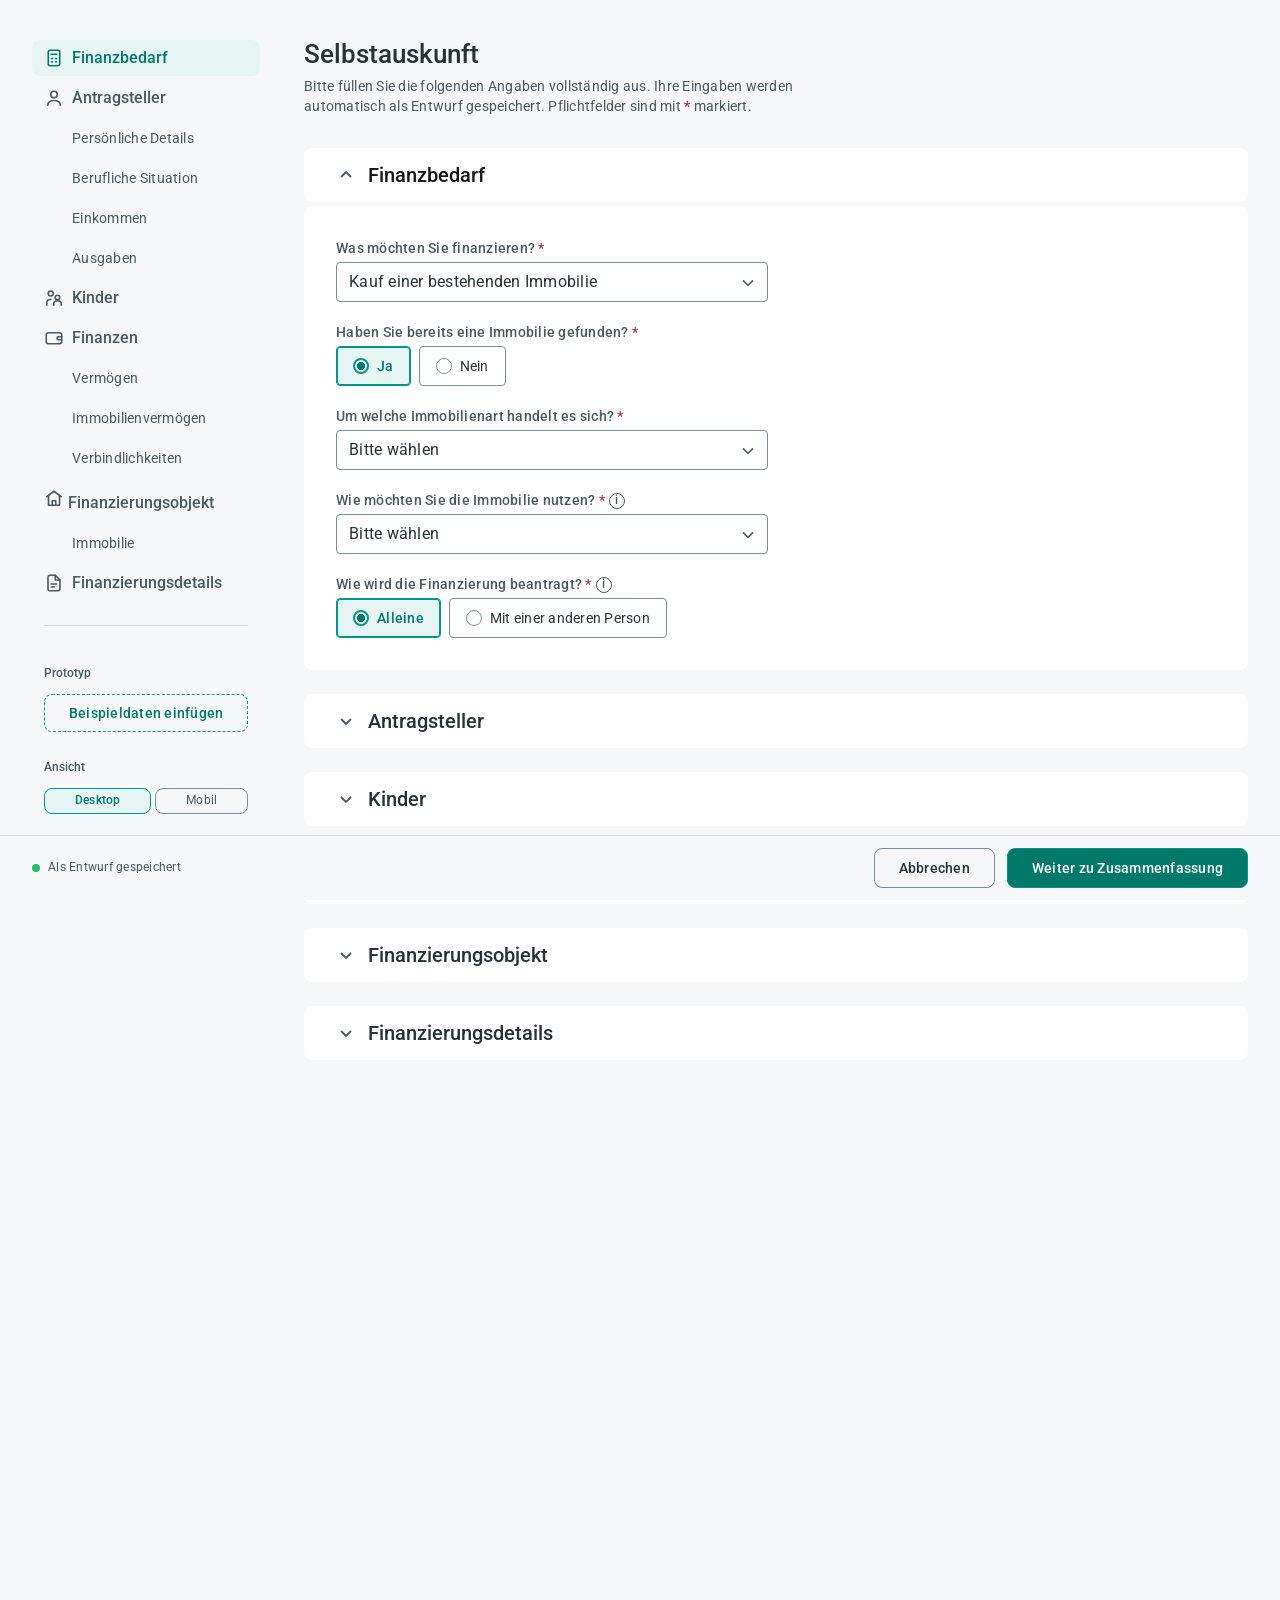
<file: V5 Copy/index.html>
<!DOCTYPE html>
<html lang="de" data-appearance="grey" data-density="comfortable" data-viewport="desktop">
<head>
<meta charset="UTF-8">
<meta name="viewport" content="width=device-width, initial-scale=1.0">
<title>Selbstauskunft · V5 · FinLink</title>

<link rel="preconnect" href="https://fonts.googleapis.com">
<link rel="preconnect" href="https://fonts.gstatic.com" crossorigin>
<link href="https://fonts.googleapis.com/css2?family=Roboto:wght@400;500;600;700&display=swap" rel="stylesheet">

<!-- Token layers, in cascade order. The first four are GENERATED by
     build-tokens.py from tokens/ — see README.md. Only components.css is
     hand-written. Removing tokens.a11y.css shows the raw Figma values. -->
<link rel="stylesheet" href="css/tokens.css">
<link rel="stylesheet" href="css/tokens.ext.css">
<link rel="stylesheet" href="css/tokens.a11y.css">
<link rel="stylesheet" href="css/components.css">
</head>
<body>
<a class="skip-link" href="#main">Zum Formular springen</a>

<div class="app">
  <nav class="nav" aria-label="Abschnitte">
    <!-- Below 900px the list collapses behind this button; above it, .nav-links is
         display:contents and the links are direct flex children of .nav again, so
         the sidebar is laid out exactly as it would be without the wrapper. -->
    <button type="button" class="nav-toggle" aria-expanded="false" aria-controls="nav-links">
      <svg class="burger" viewBox="0 0 20 20" fill="none" stroke="currentColor" stroke-width="1.8"
           stroke-linecap="round" aria-hidden="true">
        <path d="M3 5.5h14M3 10h14M3 14.5h14"/>
      </svg>
      Abschnitte
    </button>

    <div class="nav-links" id="nav-links">
    <!-- The nav mirrors the card structure exactly: a top-level entry per collapsible
         card, and one .sub entry per sub-section inside it. A .sub link therefore only
         ever scrolls — the card it lives in is opened by the click, which opens every
         sub-section with it. -->
    <!-- Only the top-level entries carry an icon: it marks the step you are looking
         for at a glance, and repeating one on every sub-entry would turn the list
         into a column of glyphs with no hierarchy left. All six share the same
         20×20 outlined geometry as the rest of the page's icons. -->
    <a href="#start">
      <svg class="nav-icon" viewBox="0 0 20 20" fill="none" stroke="currentColor" stroke-width="1.6"
           stroke-linecap="round" stroke-linejoin="round" aria-hidden="true">
        <rect x="4.25" y="2.25" width="11.5" height="15.5" rx="2"/>
        <path d="M7.25 6.25h5.5M7.5 10.5h1M11.5 10.5h1M7.5 13.75h1M11.5 13.75h1"/>
      </svg>
      Finanzbedarf
    </a>

    <a href="#antragsteller">
      <svg class="nav-icon" viewBox="0 0 20 20" fill="none" stroke="currentColor" stroke-width="1.6"
           stroke-linecap="round" stroke-linejoin="round" aria-hidden="true">
        <circle cx="10" cy="6.5" r="3.25"/>
        <path d="M3.75 17.25c0-3.2 2.8-4.75 6.25-4.75s6.25 1.55 6.25 4.75"/>
      </svg>
      <span id="person-group-title">Antragsteller</span>
    </a>
    <a href="#pd"                class="sub">Persönliche Details</a>
    <a href="#beruf"             class="sub">Berufliche Situation</a>
    <a href="#einkommen"         class="sub">Einkommen</a>
    <a href="#ausgaben"          class="sub">Ausgaben</a>

    <a href="#kinder">
      <svg class="nav-icon" viewBox="0 0 20 20" fill="none" stroke="currentColor" stroke-width="1.6"
           stroke-linecap="round" stroke-linejoin="round" aria-hidden="true">
        <circle cx="6.75" cy="5.5" r="2.5"/>
        <path d="M2.75 17.25v-2.5c0-2.1 1.8-3.25 4-3.25"/>
        <circle cx="13.5" cy="9.5" r="2.25"/>
        <path d="M9.75 17.25v-1.75c0-1.8 1.7-2.75 3.75-2.75s3.75.95 3.75 2.75v1.75"/>
      </svg>
      Kinder
    </a>

    <a href="#finanzen">
      <svg class="nav-icon" viewBox="0 0 20 20" fill="none" stroke="currentColor" stroke-width="1.6"
           stroke-linecap="round" stroke-linejoin="round" aria-hidden="true">
        <rect x="2.25" y="4.75" width="15.5" height="11" rx="2.25"/>
        <path d="M17.75 8.75h-3.25a1.5 1.5 0 0 0 0 3h3.25"/>
      </svg>
      Finanzen
    </a>
    <a href="#vermoegen"         class="sub">Vermögen</a>
    <!-- Vergleichsvariante, siehe Kommentar an der Sektion selbst — mit ihr entfernen.
         Vorerst ausgeblendet: `hidden` hier und an der Sektion wieder entfernen, um den
         Vergleich zurückzuholen. -->
    <a href="#vermoegen-variante-b" class="sub" hidden>Vermögen — Variante B</a>
    <a href="#immobilienbesitz"  class="sub">Immobilienvermögen</a>
    <a href="#verbindlichkeiten" class="sub">Verbindlichkeiten</a>

    <!-- Both the card and its sub-entries come and go with the finance type, so the
         heading uses the same .object-nav switch — without a data-navfor, because it
         stands for whichever object applies rather than for one of them. -->
    <a href="#objekt"    class="object-nav">
      <svg class="nav-icon" viewBox="0 0 20 20" fill="none" stroke="currentColor" stroke-width="1.6"
           stroke-linecap="round" stroke-linejoin="round" aria-hidden="true">
        <path d="M2.75 8.75 10 3.25l7.25 5.5"/>
        <path d="M4.5 8v9.25h11V8"/>
        <path d="M8.25 17.25v-4.5h3.5v4.5"/>
      </svg>
      Finanzierungsobjekt
    </a>
    <!-- The Immobilienart is written into this entry once it is picked — "Immobilie ·
         Grundstück" — the same way the Antragsteller entry picks up the first name. -->
    <a href="#immobilie" class="sub object-nav" data-navfor="immobilie"><span id="immo-nav-title">Immobilie</span></a>
    <a href="#neubau"    class="sub object-nav" data-navfor="neubau">Neubau</a>
    <a href="#anschluss" class="sub object-nav" data-navfor="anschluss">Anschlussfinanzierung</a>
    <a href="#modern"    class="sub object-nav" data-navfor="modernisierung">Modernisierung</a>
    <a href="#kapital"   class="sub object-nav" data-navfor="kapital">Kapitalbeschaffung</a>

    <a href="#details">
      <svg class="nav-icon" viewBox="0 0 20 20" fill="none" stroke="currentColor" stroke-width="1.6"
           stroke-linecap="round" stroke-linejoin="round" aria-hidden="true">
        <path d="M11.25 2.25H6a2 2 0 0 0-2 2v11.5a2 2 0 0 0 2 2h8a2 2 0 0 0 2-2V7z"/>
        <path d="M11.25 2.25V7H16"/>
        <path d="M7.25 11h5.5M7.25 14h3.5"/>
      </svg>
      Finanzierungsdetails
    </a>
    </div>

    <hr class="nav-divider">
    <!-- Nur für den Prototyp: füllt den Antrag mit einem Beispielfall, damit der
         Weg zur Zusammenfassung nicht durch 60 Felder Tippen führt. Bewusst kein
         .seg-Knopf — der ist ein Umschalter, dies ist eine Handlung. Siehe
         prefill.js. -->
    <div class="eyebrow" id="lbl-demo">Prototyp</div>
    <div class="nav-tools">
      <button type="button" class="add-btn" id="prefill">Beispieldaten einfügen</button>
      <p class="nav-note" id="prefill-status" role="status" aria-live="polite"></p>
    </div>


    <!-- Mobil loads this same page into a phone-sized iframe next to the sidebar —
         a real viewport, so the breakpoints and the Mobile typography from the
         export apply exactly as they do on a phone. See .phone in components.css. -->
    <div class="eyebrow" id="lbl-viewport">Ansicht</div>
    <div class="seg" role="group" aria-labelledby="lbl-viewport">
      <button type="button" data-viewport="desktop" aria-pressed="true">Desktop</button>
      <button type="button" data-viewport="mobile" aria-pressed="false">Mobil</button>
    </div>

    <div class="eyebrow" id="lbl-density">Dichte</div>
    <div class="seg" role="group" aria-labelledby="lbl-density">
      <button type="button" data-density="comfortable" aria-pressed="true">Komfortabel</button>
      <button type="button" data-density="compact" aria-pressed="false">Kompakt</button>
    </div>

    <div class="eyebrow" id="lbl-appearance">Erscheinungsbild</div>
    <div class="seg" role="group" aria-labelledby="lbl-appearance">
      <button type="button" data-appearance="grey" aria-pressed="true">Default</button>
      <button type="button" data-appearance="dark" aria-pressed="false">Dunkel</button>
    </div>
  </nav>

  <main class="content" id="main">
    <h1 class="page-title">Selbstauskunft</h1>
    <p class="lede">Bitte füllen Sie die folgenden Angaben vollständig aus. Ihre Eingaben
      werden automatisch als Entwurf gespeichert. Pflichtfelder sind mit
      <span class="req" aria-hidden="true">*</span> markiert.</p>

    <!-- ===================== 1 · FINANZBEDARF ===================== -->
    <section class="card" id="start" aria-labelledby="h-start" data-open="true">
      <h2 class="card-head">
        <button type="button" class="card-toggle" aria-expanded="true" aria-controls="body-start">
          <svg class="chev" viewBox="0 0 20 20" fill="none" stroke="currentColor" stroke-width="1.8" aria-hidden="true"><path d="M5 8l5 5 5-5"/></svg>
          <span class="card-title" id="h-start">Finanzbedarf</span>
        </button>
      </h2>
      <div class="card-body" id="body-start">
        <div class="card-body-inner">
          <div class="card-pad">
      <div class="grid">
        <div class="field col-6">
          <label for="zweck">Was möchten Sie finanzieren? <span class="req" aria-hidden="true">*</span></label>
          <span class="select-wrap">
            <select class="select" id="zweck" required>
              <option value="neubau-bautraeger">Neubau vom Bauträger</option>
              <option value="kauf" selected>Kauf einer bestehenden Immobilie</option>
              <option value="bauvorhaben">Eigenes Bauvorhaben</option>
              <option value="modernisierung">Modernisierung</option>
              <option value="anschluss">Anschlussfinanzierung</option>
              <option value="kapitalbeschaffung">Kapitalbeschaffung</option>
            </select>
          </span>
        </div>
      </div>

      <!-- Immobilie gefunden? — nur bei Kauf -->
      <div class="reveal" id="c-gefunden"><div class="reveal-inner"><div class="pad">
        <div class="field" role="group" aria-labelledby="lbl-gefunden" id="gefunden" data-required>
          <span class="group-label" id="lbl-gefunden">Haben Sie bereits eine Immobilie gefunden? <span class="req" aria-hidden="true">*</span></span>
          <div class="choices">
            <label class="choice"><input type="radio" name="gefunden" value="Ja" checked><span>Ja</span></label>
            <label class="choice"><input type="radio" name="gefunden" value="Nein"><span>Nein</span></label>
          </div>
        </div>
      </div></div></div>

      <div class="reveal" id="c-immobilienart"><div class="reveal-inner"><div class="pad">
        <div class="grid">
          <div class="field col-6">
            <label for="immobilienart">Um welche Immobilienart handelt es sich? <span class="req" aria-hidden="true">*</span></label>
            <span class="select-wrap">
              <select class="select" id="immobilienart" required>
                <option value="">Bitte wählen</option>
                <option>Eigentumswohnung</option>
                <option>Einfamilienhaus</option>
                <option>Zweifamilienhaus</option>
                <option>Mehrfamilienhaus</option>
                <option>Doppelhaushälfte</option>
                <option>Reihenendhaus</option>
                <option>Reihenmittelhaus</option>
                <option>Wohn- und Geschäftshaus</option>
                <option>Grundstück</option>
              </select>
            </span>
          </div>
        </div>
      </div></div></div>

      <div class="reveal" id="c-nutzung"><div class="reveal-inner"><div class="pad">
        <div class="grid">
          <div class="field col-6">
            <label for="nutzung">Wie möchten Sie die Immobilie nutzen? <span class="req" aria-hidden="true">*</span></label>
            <p class="help" id="h-nutzung">Einige Banken gewähren einen Zinsnachlass, wenn die Immobilie
              eigengenutzt wird. Eine KfW-Förderung ist bei vermieteten Objekten teilweise möglich.</p>
            <span class="select-wrap">
              <select class="select" id="nutzung" aria-describedby="h-nutzung" required>
                <option value="">Bitte wählen</option>
                <option>Selbst nutzen</option>
                <option>Vermieten</option>
                <option>Teilweise vermieten</option>
              </select>
            </span>
          </div>
        </div>
      </div></div></div>

      <div class="grid" style="margin-top:var(--ds-field-gap-stack)">
        <div class="field col-6" role="group" id="darlehensnehmer"
             aria-labelledby="lbl-dn" aria-describedby="h-dn" data-required>
          <span class="group-label" id="lbl-dn">Wie wird die Finanzierung beantragt? <span class="req" aria-hidden="true">*</span></span>
          <p class="help" id="h-dn">Falls Sie verheiratet sind, stellen Sie den Antrag bitte gemeinsam
            mit Ihrem Ehepartner. Dies ist eine Voraussetzung der meisten Kreditgeber.</p>
          <div class="choices">
            <label class="choice"><input type="radio" name="darlehensnehmer" value="1" checked><span>Alleine</span></label>
            <label class="choice"><input type="radio" name="darlehensnehmer" value="2"><span>Mit einer anderen Person</span></label>
          </div>
        </div>
      </div>
          </div>
        </div>
      </div>
    </section>

    <!-- ===================== 2 · ANTRAGSTELLER ===================== -->
    <!-- The four parts of this step are one list, not four doors: they open with the
         card and stay open, so the headings only say which part you are in. -->
    <section class="card" id="antragsteller" aria-labelledby="h-antragsteller" data-open="false">
      <h2 class="card-head">
        <button type="button" class="card-toggle" aria-expanded="false" aria-controls="body-antragsteller">
          <svg class="chev" viewBox="0 0 20 20" fill="none" stroke="currentColor" stroke-width="1.8" aria-hidden="true"><path d="M5 8l5 5 5-5"/></svg>
          <span class="card-title" id="h-antragsteller">Antragsteller</span>
        </button>
      </h2>
      <div class="card-body" id="body-antragsteller">
        <div class="card-body-inner">
          <div class="subsections">
        <!-- ===================== PERSÖNLICHE DETAILS ===================== -->
        <section class="subsection-static" id="pd" aria-labelledby="h-pd">
          <h3 class="subsection-title" id="h-pd">Persönliche Details</h3>
          <div class="card-pad">
              <div class="card-actions"><button type="button" class="add-btn" id="add-applicant">+ Antragsteller 2 hinzufügen</button></div>
          <div class="applicants" data-applicants="pd">
            <div class="applicant" data-applicant="1">
              <div class="applicant-head"><span class="applicant-title">Antragsteller 1</span></div>
              <div class="grid">
                <div class="field col-12 chip-row" role="group" aria-labelledby="lbl-a1-anrede" data-required>
                  <span class="group-label" id="lbl-a1-anrede">Anrede <span class="req" aria-hidden="true">*</span></span>
                  <div class="choices">
                    <label class="choice"><input type="radio" name="a1-anrede" value="Frau"><span>Frau</span></label>
                    <label class="choice"><input type="radio" name="a1-anrede" value="Herr"><span>Herr</span></label>
                    <label class="choice"><input type="radio" name="a1-anrede" value="Divers"><span>Divers</span></label>
                  </div>
                </div>
                <div class="field col-12 chip-row" role="group" aria-labelledby="lbl-a1-titel">
                  <span class="group-label" id="lbl-a1-titel">Titel</span>
                  <div class="choices">
                    <label class="choice"><input type="radio" name="a1-titel" value="" checked><span>Kein Titel</span></label>
                    <label class="choice"><input type="radio" name="a1-titel" value="Dr."><span>Dr.</span></label>
                    <label class="choice"><input type="radio" name="a1-titel" value="Prof."><span>Prof.</span></label>
                    <label class="choice"><input type="radio" name="a1-titel" value="Prof. Dr."><span>Prof. Dr.</span></label>
                  </div>
                </div>
                <div class="field col-6">
                  <label for="a1-vorname">Vorname <span class="req" aria-hidden="true">*</span></label>
                  <input class="input" id="a1-vorname" type="text" data-role="vorname" autocomplete="given-name" required>
                </div>
                <div class="field col-6">
                  <label for="a1-nachname">Nachname <span class="req" aria-hidden="true">*</span></label>
                  <input class="input" id="a1-nachname" type="text" data-role="nachname" autocomplete="family-name" required>
                </div>
                <div class="field col-8">
                  <label for="a1-strasse">Straße <span class="req" aria-hidden="true">*</span></label>
                  <input class="input" id="a1-strasse" type="text" autocomplete="address-line1" required>
                </div>
                <div class="field col-4">
                  <label for="a1-hausnr">Hausnr. <span class="req" aria-hidden="true">*</span></label>
                  <input class="input" id="a1-hausnr" type="text" autocomplete="address-line2" required>
                </div>
                <div class="field col-4">
                  <label for="a1-plz">PLZ <span class="req" aria-hidden="true">*</span></label>
                  <input class="input" id="a1-plz" type="text" inputmode="numeric" autocomplete="postal-code" required>
                </div>
                <div class="field col-4">
                  <label for="a1-ort">Ort <span class="req" aria-hidden="true">*</span></label>
                  <input class="input" id="a1-ort" type="text" autocomplete="address-level2" required>
                </div>
                <div class="field col-4">
                  <label for="a1-wohnhaft">Wohnhaft seit</label>
                  <input class="input" id="a1-wohnhaft" type="text" placeholder="tt.mm.jjjj" inputmode="numeric">
                </div>
                <div class="field col-6">
                  <label for="a1-gebdatum">Geburtsdatum <span class="req" aria-hidden="true">*</span></label>
                  <input class="input" id="a1-gebdatum" type="text" placeholder="tt.mm.jjjj" inputmode="numeric" autocomplete="bday" required>
                </div>
                <div class="field col-6">
                  <label for="a1-gebort">Geburtsort <span class="req" aria-hidden="true">*</span></label>
                  <input class="input" id="a1-gebort" type="text" required>
                </div>
                <div class="field col-6">
                  <label for="a1-staat">Staatsangehörigkeit <span class="req" aria-hidden="true">*</span></label>
                  <!-- Mock data, deliberately short: the DACH region first because that is
                       who the form is for, then the most common remaining nationalities
                       alphabetically, then an escape hatch. A real list is ~200 entries and
                       wants a type-ahead rather than a select — which is what the placeholder
                       here used to promise without anything implementing it. -->
                  <span class="select-wrap">
                    <select class="select" id="a1-staat" required>
                      <option value="">Bitte wählen</option>
                      <option>deutsch</option>
                      <option>österreichisch</option>
                      <option>schweizerisch</option>
                      <option>französisch</option>
                      <option>griechisch</option>
                      <option>italienisch</option>
                      <option>kroatisch</option>
                      <option>niederländisch</option>
                      <option>polnisch</option>
                      <option>portugiesisch</option>
                      <option>rumänisch</option>
                      <option>spanisch</option>
                      <option>türkisch</option>
                      <option>Sonstige</option>
                    </select>
                  </span>
                </div>
                <div class="field col-6 col-start">
                  <label for="a1-steuerid">Steuer-ID</label>
                  <!-- The Steuer-ID is exactly 11 digits and never grouped or punctuated,
                       so it takes the numeric keypad and a length cap rather than a mask.
                       No autocomplete attribute: there is no autofill token for a tax id,
                       and `off` would be wrong here — cloneApplicant prefixes every
                       autocomplete it finds, and `section-… off` is not a valid pair. -->
                  <input class="input" id="a1-steuerid" type="text" inputmode="numeric"
                    maxlength="11" placeholder="11-stellig">
                </div>
                <div class="field col-6 col-start">
                  <label for="a1-familienstand">Familienstand <span class="req" aria-hidden="true">*</span></label>
                  <span class="select-wrap">
                    <select class="select" id="a1-familienstand" data-show-when="verheiratet" required>
                      <option value="">Bitte wählen</option>
                      <option value="ledig">ledig</option>
                      <option value="verheiratet">verheiratet</option>
                      <option value="geschieden">geschieden</option>
                      <option value="verwitwet">verwitwet</option>
                      <option value="eingetr">eingetr. Lebenspartnerschaft</option>
                    </select>
                  </span>
                  <div class="reveal"><div class="reveal-inner"><div class="pad">
                    <div class="field">
                      <label for="a1-guterstand">In welchem Güterstand leben Sie? <span class="req" aria-hidden="true">*</span></label>
                      <span class="select-wrap">
                        <select class="select" id="a1-guterstand" required>
                          <option>Zugewinngemeinschaft</option><option>Gütertrennung</option><option>Gütergemeinschaft</option>
                        </select>
                      </span>
                    </div>
                  </div></div></div>
                </div>
              </div>
            </div>
          </div>
          </div>
        </section>
        <!-- ===================== BERUFLICHE SITUATION ===================== -->
        <section class="subsection-static" id="beruf" aria-labelledby="h-beruf">
          <h3 class="subsection-title" id="h-beruf">Berufliche Situation</h3>
          <div class="card-pad">
          <div class="applicants" data-applicants="beruf">
            <div class="applicant" data-applicant="1">
              <div class="applicant-head"><span class="applicant-title">Antragsteller 1</span></div>
              <!-- The employment status is the one question everybody answers, and it
                   decides which block follows: an employer, a company, a pension, or
                   nothing at all for someone who is not earning. One case per answer in
                   #b1-status-cases, only ever one of them open. -->
              <div class="grid">
                <div class="field col-6">
                  <label for="b1-verhaeltnis">Beschäftigungsverhältnis <span class="req" aria-hidden="true">*</span></label>
                  <span class="select-wrap">
                    <select class="select" id="b1-verhaeltnis" required data-switch="#b1-status-cases">
                      <option value="">Bitte wählen</option>
                      <option>Angestellt</option><option>Selbstständig</option><option>Beamtin / Beamter</option>
                      <option>Rentnerin / Rentner</option><option>Arbeitslos</option>
                      <option>Studentin / Student</option><option>Hausfrau / Hausmann</option>
                    </select>
                  </span>
                </div>
              </div>
              <div id="b1-status-cases">
              <!-- Angestellt and Beamtin / Beamter ask the same thing: both have an
                   employer, the Dienstherr being one. -->
              <div class="reveal" id="c-b1-arbeitgeber" data-when="Angestellt|Beamtin / Beamter"><div class="reveal-inner"><div class="pad">
              <div class="grid">
                <!-- Beruf, Branche and the employer's name are asked but not insisted on:
                     they describe the applicant, they do not carry the credit decision the
                     way the income figures and the employer's address do. -->
                <div class="field col-6">
                  <label for="b1-beruf">Ausgeübter Beruf</label>
                  <input class="input" id="b1-beruf" type="text" autocomplete="organization-title">
                </div>
                <div class="field col-6">
                  <label for="b1-branche">Branche</label>
                  <span class="select-wrap">
                    <select class="select" id="b1-branche">
                      <option value="">Bitte wählen</option>
                      <option>Industrie</option><option>Dienstleistung</option><option>Handel</option>
                      <option>Handwerk</option><option>Öffentlicher Dienst</option>
                      <option>Gesundheitswesen</option><option>IT</option><option>Sonstiges</option>
                    </select>
                  </span>
                </div>
                <div class="field col-8">
                  <label for="b1-arbeitgeber">Name des Arbeitgebers</label>
                  <input class="input" id="b1-arbeitgeber" type="text" autocomplete="organization">
                </div>
                <div class="field col-4">
                  <label for="b1-seit">Beschäftigt seit <span class="req" aria-hidden="true">*</span></label>
                  <input class="input" id="b1-seit" type="text" placeholder="mm.jjjj" inputmode="numeric" required>
                </div>
                <!-- The employer's address, deliberately without autocomplete tokens: the
                     browser's address entry is the applicant's own, and offering it here
                     would fill the company with where the applicant lives. -->
                <div class="field col-8 col-start">
                  <label for="b1-ag-strasse">Straße des Arbeitgebers <span class="req" aria-hidden="true">*</span></label>
                  <input class="input" id="b1-ag-strasse" type="text" required>
                </div>
                <div class="field col-4">
                  <label for="b1-ag-hausnr">Hausnr. <span class="req" aria-hidden="true">*</span></label>
                  <input class="input" id="b1-ag-hausnr" type="text" required>
                </div>
                <div class="field col-4">
                  <label for="b1-ag-plz">PLZ <span class="req" aria-hidden="true">*</span></label>
                  <input class="input" id="b1-ag-plz" type="text" inputmode="numeric" required>
                </div>
                <div class="field col-8">
                  <label for="b1-ag-ort">Ort <span class="req" aria-hidden="true">*</span></label>
                  <input class="input" id="b1-ag-ort" type="text" required>
                </div>
                <div class="field col-12" role="group" aria-labelledby="lbl-b1-befristet" data-show-when="Ja">
                  <span class="group-label" id="lbl-b1-befristet">Ist das Arbeitsverhältnis befristet?</span>
                  <div class="choices">
                    <label class="choice"><input type="radio" name="b1-befristet" value="Ja"><span>Ja</span></label>
                    <label class="choice"><input type="radio" name="b1-befristet" value="Nein"><span>Nein</span></label>
                  </div>
                  <div class="reveal"><div class="reveal-inner"><div class="pad">
                    <div class="grid">
                      <div class="field col-6">
                        <label for="b1-befristet-bis">Befristet bis <span class="req" aria-hidden="true">*</span></label>
                        <input class="input" id="b1-befristet-bis" type="text" placeholder="mm.jjjj" inputmode="numeric" required>
                      </div>
                    </div>
                  </div></div></div>
                </div>
                <div class="field col-12" role="group" aria-labelledby="lbl-b1-probezeit">
                  <span class="group-label" id="lbl-b1-probezeit">Befinden Sie sich in der Probezeit?</span>
                  <div class="choices">
                    <label class="choice"><input type="radio" name="b1-probezeit" value="Ja"><span>Ja</span></label>
                    <label class="choice"><input type="radio" name="b1-probezeit" value="Nein"><span>Nein</span></label>
                  </div>
                </div>
              </div>
              </div></div></div>

              <!-- Selbstständig: the company takes the employer's place. The figures it
                   earns are asked once, under Einkommen, so they are not repeated here. -->
              <div class="reveal" id="c-b1-selbststaendig" data-when="Selbstständig"><div class="reveal-inner"><div class="pad">
              <div class="grid">
                <div class="field col-8">
                  <label for="b1-firma">Name des Unternehmens <span class="req" aria-hidden="true">*</span></label>
                  <input class="input" id="b1-firma" type="text" required>
                </div>
                <div class="field col-4">
                  <label for="b1-rechtsform">Rechtsform <span class="req" aria-hidden="true">*</span></label>
                  <span class="select-wrap">
                    <select class="select" id="b1-rechtsform" required>
                      <option value="">Bitte wählen</option>
                      <option>Einzelunternehmen</option><option>Freiberuflich</option><option>GbR</option>
                      <option>GmbH</option><option>UG (haftungsbeschränkt)</option><option>GmbH &amp; Co. KG</option>
                      <option>KG</option><option>OHG</option><option>AG</option><option>Sonstige</option>
                    </select>
                  </span>
                </div>
                <div class="field col-6">
                  <!-- The same question as under Angestellt, so it is asked the same way:
                       optional there, optional here. -->
                  <label for="b1-sb-branche">Branche</label>
                  <span class="select-wrap">
                    <select class="select" id="b1-sb-branche">
                      <option value="">Bitte wählen</option>
                      <option>Industrie</option><option>Dienstleistung</option><option>Handel</option>
                      <option>Handwerk</option><option>Öffentlicher Dienst</option>
                      <option>Gesundheitswesen</option><option>IT</option><option>Sonstiges</option>
                    </select>
                  </span>
                </div>
                <div class="field col-6">
                  <label for="b1-sb-seit">Selbstständig seit <span class="req" aria-hidden="true">*</span></label>
                  <input class="input" id="b1-sb-seit" type="text" placeholder="mm.jjjj" inputmode="numeric" required>
                </div>
              </div>
              </div></div></div>

              <!-- Rentnerin / Rentner: which pension, and since when. -->
              <div class="reveal" id="c-b1-rente" data-when="Rentnerin / Rentner"><div class="reveal-inner"><div class="pad">
              <div class="grid">
                <div class="field col-6">
                  <label for="b1-rentenart">Art der Rente <span class="req" aria-hidden="true">*</span></label>
                  <span class="select-wrap">
                    <select class="select" id="b1-rentenart" required>
                      <option value="">Bitte wählen</option>
                      <option>Altersrente</option><option>Pension</option>
                      <option>Erwerbsminderungsrente</option><option>Witwen- / Witwerrente</option>
                      <option>Sonstige</option>
                    </select>
                  </span>
                </div>
                <div class="field col-6">
                  <label for="b1-rente-seit">Rente bezogen seit <span class="req" aria-hidden="true">*</span></label>
                  <input class="input" id="b1-rente-seit" type="text" placeholder="mm.jjjj" inputmode="numeric" required>
                </div>
              </div>
              </div></div></div>

              <!-- Arbeitslos: only the date is needed. The previous occupation says
                   something about the prospect of the next one, so it is asked, but
                   nobody is held up by it. -->
              <div class="reveal" id="c-b1-arbeitslos" data-when="Arbeitslos"><div class="reveal-inner"><div class="pad">
              <div class="grid">
                <div class="field col-4">
                  <label for="b1-al-seit">Arbeitslos seit <span class="req" aria-hidden="true">*</span></label>
                  <input class="input" id="b1-al-seit" type="text" placeholder="mm.jjjj" inputmode="numeric" required>
                </div>
                <div class="field col-8">
                  <label for="b1-al-beruf">Zuletzt ausgeübter Beruf</label>
                  <input class="input" id="b1-al-beruf" type="text">
                </div>
              </div>
              </div></div></div>

              <!-- Studentin / Student -->
              <div class="reveal" id="c-b1-studium" data-when="Studentin / Student"><div class="reveal-inner"><div class="pad">
              <div class="grid">
                <div class="field col-8">
                  <label for="b1-hochschule">Hochschule / Ausbildungsstätte <span class="req" aria-hidden="true">*</span></label>
                  <input class="input" id="b1-hochschule" type="text" required>
                </div>
                <div class="field col-4">
                  <label for="b1-studium-ende">Voraussichtliches Ende <span class="req" aria-hidden="true">*</span></label>
                  <input class="input" id="b1-studium-ende" type="text" placeholder="mm.jjjj" inputmode="numeric" required>
                </div>
              </div>
              </div></div></div>
              <!-- Hausfrau / Hausmann has no case: there is nothing further to ask. -->
              </div>
            </div>
          </div>
          </div>
        </section>
        <!-- ===================== EINKOMMEN ===================== -->
        <section class="subsection-static" id="einkommen" aria-labelledby="h-eink">
          <h3 class="subsection-title" id="h-eink">Einkommen</h3>
          <div class="card-pad">
          <div class="applicants" data-applicants="einkommen">
            <div class="applicant" data-applicant="1">
              <div class="applicant-head"><span class="applicant-title">Antragsteller 1</span></div>
              <div class="grid">
                <!-- One column, not two: both are short figures, and a full-width pair
                     stretches two small numbers across the whole card with nothing
                     between them. col-start puts the second on its own row underneath. -->
                <div class="field col-4">
                  <label for="e1-netto">Monatliches Nettoeinkommen <span class="req" aria-hidden="true">*</span></label>
                  <div class="with-unit"><input class="input" id="e1-netto" inputmode="decimal" required><span class="unit">€</span></div>
                </div>
                <div class="field col-4 col-start">
                  <label for="e1-gehaelter">Anzahl Gehälter pro Jahr</label>
                  <span class="select-wrap">
                    <select class="select" id="e1-gehaelter"><option>12</option><option>13</option><option>14</option></select>
                  </span>
                </div>

                <!-- Nebentätigkeit is asked on its own rather than as one entry among the
                     further incomes: it is the only one that says something about the
                     employment itself, and it is the only one that carries a second
                     question — since when — which no dropdown entry could ask for. -->
                <div class="field col-12" role="group" aria-labelledby="lbl-e1-neben"
                     aria-describedby="h-e1-neben" data-show-when="Ja">
                  <span class="group-label" id="lbl-e1-neben">Haben Sie zusätzliche Einkünfte aus einer Nebentätigkeit?</span>
                  <p class="help" id="h-e1-neben">Eine Tätigkeit neben Ihrer Haupttätigkeit — zum Beispiel
                    ein Minijob oder eine selbstständige Nebentätigkeit.</p>
                  <div class="choices">
                    <label class="choice"><input type="radio" name="e1-neben" value="Ja"><span>Ja</span></label>
                    <label class="choice"><input type="radio" name="e1-neben" value="Nein"><span>Nein</span></label>
                  </div>
                  <div class="reveal"><div class="reveal-inner"><div class="pad">
                    <div class="grid">
                      <div class="field col-6">
                        <label for="e1-neben-betrag">Wie hoch ist der monatliche Nettobetrag? <span class="req" aria-hidden="true">*</span></label>
                        <div class="with-unit"><input class="input" id="e1-neben-betrag" inputmode="decimal" required><span class="unit">€</span></div>
                      </div>
                      <div class="field col-4">
                        <label for="e1-neben-beginn">Tag des Beginns</label>
                        <input class="input" id="e1-neben-beginn" type="text" placeholder="tt.mm.jjjj" inputmode="numeric">
                      </div>
                    </div>
                  </div></div></div>
                </div>

                <!-- Everything beyond the salary and the Nebentätigkeit is one question, not
                     a checklist of ten: most households have none of it, and a list of ten
                     unticked boxes asks everyone to read all ten to establish that. So the
                     gate asks whether there is any at all, and each one that exists is
                     named by its own row — the type picked from a dropdown, the figure
                     beside it. Same rule as Kinder and Immobilien: "Ja" is already the
                     statement that there is one, so the first row comes with the answer and
                     the button under it only ever adds a further one. -->
                <div class="field col-12" role="group" aria-labelledby="lbl-e1-weitere"
                     aria-describedby="h-e1-weitere" data-show-when="Ja">
                  <span class="group-label" id="lbl-e1-weitere">Haben Sie weitere Einkommen?</span>
                  <p class="help" id="h-e1-weitere">Alles, was neben dem Gehalt regelmäßig hereinkommt —
                    etwa Miete, Kindergeld, Rente oder schwankende Anteile wie Bonus und Provision.</p>
                  <div class="choices">
                    <label class="choice"><input type="radio" name="e1-weitere" value="Ja"><span>Ja</span></label>
                    <label class="choice"><input type="radio" name="e1-weitere" value="Nein"><span>Nein</span></label>
                  </div>
                  <div class="reveal"><div class="reveal-inner"><div class="pad">
                    <div class="repeat-list einkommen-liste"></div>
                    <button type="button" class="add-btn einkommen-add">+ weitere Einkommen ergänzen</button>
                  </div></div></div>
                </div>
              </div>
            </div>
          </div>
          </div>
        </section>
        <!-- ===================== AUSGABEN ===================== -->
        <section class="subsection-static" id="ausgaben" aria-labelledby="h-ausg">
          <h3 class="subsection-title" id="h-ausg">Ausgaben</h3>
          <div class="card-pad">
          <div class="applicants" data-applicants="ausgaben">
            <div class="applicant" data-applicant="1">
              <div class="applicant-head"><span class="applicant-title">Antragsteller 1</span></div>
              <div class="grid">
                <!-- Rent is a cascade, not a single field: an owner-occupier has no rent to
                     state, and the follow-up only makes sense once there is one. Whether the
                     rent falls away is what decides if today's figure still burdens the
                     household after the financing — so it hangs off the amount, not beside it. -->
                <div class="field col-12" role="group" aria-labelledby="lbl-x1-mieter" data-show-when="Ja">
                  <span class="group-label" id="lbl-x1-mieter">Wohnen Sie derzeit zur Miete?</span>
                  <div class="choices">
                    <label class="choice"><input type="radio" name="x1-mieter" value="Ja"><span>Ja</span></label>
                    <label class="choice"><input type="radio" name="x1-mieter" value="Nein"><span>Nein</span></label>
                  </div>
                  <div class="reveal"><div class="reveal-inner"><div class="pad">
                    <div class="grid">
                      <div class="field col-6">
                        <label for="x1-kaltmiete">Wie hoch ist Ihre Kaltmiete?</label>
                        <div class="with-unit"><input class="input" id="x1-kaltmiete" inputmode="decimal"><span class="unit">€</span></div>
                      </div>
                      <div class="field col-12" role="group" aria-labelledby="lbl-x1-miete-entfaellt">
                        <span class="group-label" id="lbl-x1-miete-entfaellt">Wird diese künftig entfallen?</span>
                        <p class="help" id="h-x1-miete-entfaellt">Wenn Ihre Mietausgaben entfallen, erhöht sich Ihr frei
                          verfügbares Einkommen.</p>
                        <div class="choices">
                          <label class="choice"><input type="radio" name="x1-miete-entfaellt" value="Ja"><span>Ja</span></label>
                          <label class="choice"><input type="radio" name="x1-miete-entfaellt" value="Nein"><span>Nein</span></label>
                        </div>
                      </div>
                    </div>
                  </div></div></div>
                </div>

                <!-- Two positions nobody keeps a running total of are asked the way the rent
                     is: yes or no first, the figure only once there is one to give. Ticking a
                     row in a list quietly asserts you know the number; a plain question does
                     not, and the answer "Nein" is worth recording either way — both feed the
                     frei verfügbares Einkommen. -->
                <div class="field col-12" role="group" aria-labelledby="lbl-x1-pkv"
                     aria-describedby="h-x1-pkv" data-show-when="Ja">
                  <span class="group-label" id="lbl-x1-pkv">Haben Sie eine private Krankenversicherung?</span>
                  <p class="help" id="h-x1-pkv">Eine private Krankenversicherung wird bei der Berechnung Ihres
                    frei verfügbaren Einkommens berücksichtigt.</p>
                  <div class="choices">
                    <label class="choice"><input type="radio" name="x1-pkv" value="Ja"><span>Ja</span></label>
                    <label class="choice"><input type="radio" name="x1-pkv" value="Nein"><span>Nein</span></label>
                  </div>
                  <div class="reveal"><div class="reveal-inner"><div class="pad">
                    <div class="grid">
                      <div class="field col-6">
                        <label for="x1-pkv-betrag">Wie hoch sind die monatlichen Kosten?</label>
                        <div class="with-unit">
                          <input class="input" id="x1-pkv-betrag" inputmode="decimal" required>
                          <span class="unit">€</span>
                        </div>
                      </div>
                    </div>
                  </div></div></div>
                </div>

                <div class="field col-12" role="group" aria-labelledby="lbl-x1-unterhalt"
                     aria-describedby="h-x1-unterhalt" data-show-when="Ja">
                  <span class="group-label" id="lbl-x1-unterhalt">Haben Sie Unterhaltsverpflichtungen?</span>
                  <p class="help" id="h-x1-unterhalt">Zahlungen, zu denen Sie verpflichtet sind — etwa an Kinder
                    oder an frühere Partner.</p>
                  <div class="choices">
                    <label class="choice"><input type="radio" name="x1-unterhalt" value="Ja"><span>Ja</span></label>
                    <label class="choice"><input type="radio" name="x1-unterhalt" value="Nein"><span>Nein</span></label>
                  </div>
                  <div class="reveal"><div class="reveal-inner"><div class="pad">
                    <div class="grid">
                      <div class="field col-6">
                        <label for="x1-unterhalt-betrag">Wie hoch sind die monatlichen Kosten?</label>
                        <div class="with-unit">
                          <input class="input" id="x1-unterhalt-betrag" inputmode="decimal" required>
                          <span class="unit">€</span>
                        </div>
                      </div>
                    </div>
                  </div></div></div>
                </div>

                <!-- What is left is an amount list, same shape as Vermögen: the position is
                     picked first and only then asks for a figure. Kreditraten are deliberately
                     absent: they are collected per loan under Verbindlichkeiten, and asking for
                     a lump sum here as well would invite two numbers that disagree. -->
                <div class="field col-12" role="group" aria-labelledby="lbl-x1-ausgaben"
                     aria-describedby="h-x1-ausgaben">
                  <span class="group-label" id="lbl-x1-ausgaben">Welche weiteren monatlichen Ausgaben haben Sie?</span>
                  <p class="help" id="h-x1-ausgaben">Wählen Sie alle zutreffenden Positionen aus und geben Sie
                    jeweils den monatlichen Betrag an.</p>
                  <div class="amount-list">
                    <div class="amount-row">
                      <label class="choice">
                        <input type="checkbox" id="x1-versicherung">
                        <span>Sonstige Versicherungsausgaben</span>
                      </label>
                      <div class="field amount-cell">
                        <div class="with-unit">
                          <input class="input" id="x1-versicherung-betrag" inputmode="decimal" aria-label="Sonstige Versicherungsausgaben – Betrag" required>
                          <span class="unit">€</span>
                        </div>
                      </div>
                    </div>

                    <div class="amount-row">
                      <label class="choice">
                        <input type="checkbox" id="x1-sonstige">
                        <span>Sonstige Ausgaben</span>
                      </label>
                      <div class="field amount-cell">
                        <div class="with-unit">
                          <input class="input" id="x1-sonstige-betrag" inputmode="decimal" aria-label="Sonstige Ausgaben – Betrag" required>
                          <span class="unit">€</span>
                        </div>
                      </div>
                    </div>
                  </div>
                </div>
              </div>
            </div>
          </div>
          </div>
        </section>
          </div>
        </div>
      </div>
    </section>

    <!-- ===================== 3 · KINDER ===================== -->
    <section class="card" id="kinder" aria-labelledby="h-kinder" data-open="false">
      <h2 class="card-head">
        <button type="button" class="card-toggle" aria-expanded="false" aria-controls="body-kinder">
          <svg class="chev" viewBox="0 0 20 20" fill="none" stroke="currentColor" stroke-width="1.8" aria-hidden="true"><path d="M5 8l5 5 5-5"/></svg>
          <span class="card-title" id="h-kinder">Kinder</span>
        </button>
      </h2>
      <div class="card-body" id="body-kinder">
        <div class="card-body-inner">
          <div class="card-pad">
      <div class="field" role="group" aria-labelledby="lbl-kinder" id="kinder-toggle" data-show-when="Ja" data-required>
        <span class="group-label" id="lbl-kinder">Leben Kinder im Haushalt? <span class="req" aria-hidden="true">*</span></span>
        <div class="choices">
          <label class="choice"><input type="radio" name="kinder" value="Ja"><span>Ja</span></label>
          <label class="choice"><input type="radio" name="kinder" value="Nein"><span>Nein</span></label>
        </div>
        <div class="reveal"><div class="reveal-inner"><div class="pad">
          <button type="button" class="add-btn kinder-add">+ Kind hinzufügen</button>
          <div class="kinder-list"></div>
        </div></div></div>
      </div>
          </div>
        </div>
      </div>
    </section>

    <!-- ===================== 4 · FINANZEN ===================== -->
    <!-- Household-level, not per applicant: a Selbstauskunft asks for the assets
         brought into the financing as one pot, and the same goes for property already
         owned and for debts. That is why these three are a step of their own rather
         than sub-sections of Antragsteller. Like Antragsteller's four parts they are
         one list, not three doors: they open with the card and stay open, so the
         headings only say which part you are in. -->
    <section class="card" id="finanzen" aria-labelledby="h-finanzen" data-open="false">
      <h2 class="card-head">
        <button type="button" class="card-toggle" aria-expanded="false" aria-controls="body-finanzen">
          <svg class="chev" viewBox="0 0 20 20" fill="none" stroke="currentColor" stroke-width="1.8" aria-hidden="true"><path d="M5 8l5 5 5-5"/></svg>
          <span class="card-title" id="h-finanzen">Finanzen</span>
        </button>
      </h2>
      <div class="card-body" id="body-finanzen">
        <div class="card-body-inner">
          <div class="subsections">
        <!-- ===================== FINANZEN · VERMÖGEN ===================== -->
        <section class="subsection-static" id="vermoegen" aria-labelledby="h-verm">
          <h3 class="subsection-title" id="h-verm">Vermögen</h3>
          <div class="card-pad">
          <div class="field" role="group" aria-labelledby="lbl-vermoegen">
            <span class="group-label" id="lbl-vermoegen">Welche Vermögenswerte bringen Sie mit? <span class="req" aria-hidden="true">*</span></span>
            <p class="help" id="h-vermoegen">Wählen Sie alle zutreffenden Positionen aus und geben Sie
              jeweils den Betrag an. Sparguthaben ist eine Pflichtangabe.</p>
            <div class="amount-list">
              <div class="amount-row" data-locked>
                <label class="choice">
                  <input type="checkbox" id="v-spar" checked data-locked aria-disabled="true">
                  <span>Bank- und Sparguthaben <span class="req" aria-hidden="true">*</span></span>
                </label>
                <div class="field amount-cell">
                  <div class="with-unit">
                    <input class="input" id="v-spar-betrag" inputmode="decimal" aria-label="Bank- und Sparguthaben – Betrag" required>
                    <span class="unit">€</span>
                  </div>
                </div>
              </div>

              <div class="amount-row">
                <label class="choice">
                  <input type="checkbox" id="v-wert">
                  <span>Wertpapiere / Aktien</span>
                </label>
                <div class="field amount-cell">
                  <div class="with-unit">
                    <input class="input" id="v-wert-betrag" inputmode="decimal" aria-label="Wertpapiere / Aktien – Betrag" required>
                    <span class="unit">€</span>
                  </div>
                </div>
              </div>

              <div class="amount-row">
                <label class="choice">
                  <input type="checkbox" id="v-sparplan">
                  <span>Sparpläne</span>
                </label>
                <div class="field amount-cell">
                  <div class="with-unit">
                    <input class="input" id="v-sparplan-betrag" inputmode="decimal" aria-label="Sparpläne – Betrag" required>
                    <span class="unit">€</span>
                  </div>
                </div>
              </div>

              <div class="amount-row">
                <label class="choice">
                  <input type="checkbox" id="v-lv">
                  <span>Lebensversicherung (Rückkaufswert)</span>
                </label>
                <div class="field amount-cell">
                  <div class="with-unit">
                    <input class="input" id="v-lv-betrag" inputmode="decimal" aria-label="Lebensversicherung, Rückkaufswert – Betrag" required>
                    <span class="unit">€</span>
                  </div>
                </div>
              </div>

              <div class="amount-row">
                <label class="choice">
                  <input type="checkbox" id="v-bsv">
                  <span>Bausparvertrag (Guthaben)</span>
                </label>
                <div class="field amount-cell">
                  <div class="with-unit">
                    <input class="input" id="v-bsv-betrag" inputmode="decimal" aria-label="Bausparvertrag, Guthaben – Betrag" required>
                    <span class="unit">€</span>
                  </div>
                </div>
              </div>

              <div class="amount-row">
                <label class="choice">
                  <input type="checkbox" id="v-sonst">
                  <span>Sonstige Vermögenswerte</span>
                </label>
                <div class="field amount-cell">
                  <div class="with-unit">
                    <input class="input" id="v-sonst-betrag" inputmode="decimal" aria-label="Sonstige Vermögenswerte – Betrag" required>
                    <span class="unit">€</span>
                  </div>
                </div>
              </div>

              <div class="amount-row">
                <label class="choice">
                  <input type="checkbox" id="v-ek">
                  <span>Verfügbares Eigenkapital</span>
                </label>
                <div class="field amount-cell">
                  <div class="with-unit">
                    <input class="input" id="v-ek-betrag" inputmode="decimal" aria-label="Verfügbares Eigenkapital – Betrag" required>
                    <span class="unit">€</span>
                  </div>
                </div>
              </div>
            </div>
          </div>
          </div>
        </section>
        <!-- ============= FINANZEN · VERMÖGEN (VARIANTE B, zum Vergleich) =============
             A second copy of the section above, same list and same rows, with one
             change: a position that has more to say than a figure opens its own detail
             fields when it is picked. Bausparvertrag is the case that asked for it — a
             Guthaben alone says nothing about which Bausparkasse holds it, what the
             contract is worth or when it falls due — and the same shape then fits every
             other position, so the variant is not a special case bolted onto one row.

             The details lie horizontally on the twelve-column grid underneath the row,
             not beside it: the position/amount pair already takes two fixed columns, and
             a third column of dropdowns would either squeeze them or run off the card.

             Comparison copy: its fields deliberately carry no `required`, so it does not
             double the Pflichtfeld count of the Finanzen card while both variants stand
             side by side. Drop this section, or move `required` across with it, once the
             decision is made.

             Vorerst ausgeblendet — `hidden` hier und am Navigationseintrag entfernen, um
             den Vergleich zurückzuholen. -->
        <section class="subsection-static" id="vermoegen-variante-b" aria-labelledby="h-verm-b" hidden>
          <h3 class="subsection-title" id="h-verm-b">Vermögen — Variante B (Detailfelder)</h3>
          <div class="card-pad">
          <div class="field" role="group" aria-labelledby="lbl-vermoegen-b">
            <span class="group-label" id="lbl-vermoegen-b">Welche Vermögenswerte bringen Sie mit? <span class="req" aria-hidden="true">*</span></span>
            <p class="help" id="h-vermoegen-b">Wählen Sie alle zutreffenden Positionen aus und geben Sie
              jeweils den Betrag an. Zu jeder ausgewählten Position werden die Angaben ergänzt,
              die dazu benötigt werden.</p>
            <div class="amount-list with-detail">
              <div class="amount-item">
                <div class="amount-row" data-locked>
                  <label class="choice">
                    <input type="checkbox" id="vb-spar" checked data-locked aria-disabled="true">
                    <span>Bank- und Sparguthaben <span class="req" aria-hidden="true">*</span></span>
                  </label>
                  <div class="field amount-cell">
                    <div class="with-unit">
                      <input class="input" id="vb-spar-betrag" inputmode="decimal" aria-label="Bank- und Sparguthaben – Betrag">
                      <span class="unit">€</span>
                    </div>
                  </div>
                </div>
                <div class="reveal amount-detail"><div class="reveal-inner"><div class="pad">
                  <div class="grid">
                    <div class="field col-6">
                      <label for="vb-spar-institut">Kreditinstitut</label>
                      <input class="input" id="vb-spar-institut" type="text">
                    </div>
                    <div class="field col-6">
                      <label for="vb-spar-verfueg">Verfügbarkeit</label>
                      <span class="select-wrap">
                        <select class="select" id="vb-spar-verfueg">
                          <option value="">Bitte wählen</option>
                          <option>Sofort verfügbar</option>
                          <option>Kündigungsfrist bis 3 Monate</option>
                          <option>Festgeld, gebunden</option>
                        </select>
                      </span>
                    </div>
                  </div>
                </div></div></div>
              </div>

              <div class="amount-item">
                <div class="amount-row">
                  <label class="choice">
                    <input type="checkbox" id="vb-wert">
                    <span>Wertpapiere / Aktien</span>
                  </label>
                  <div class="field amount-cell">
                    <div class="with-unit">
                      <input class="input" id="vb-wert-betrag" inputmode="decimal" aria-label="Wertpapiere / Aktien – Betrag">
                      <span class="unit">€</span>
                    </div>
                  </div>
                </div>
                <div class="reveal amount-detail"><div class="reveal-inner"><div class="pad">
                  <div class="grid">
                    <div class="field col-4">
                      <label for="vb-wert-art">Art der Wertpapiere</label>
                      <span class="select-wrap">
                        <select class="select" id="vb-wert-art">
                          <option value="">Bitte wählen</option>
                          <option>Aktien</option>
                          <option>Investmentfonds / ETF</option>
                          <option>Anleihen</option>
                          <option>Zertifikate</option>
                          <option>Gemischtes Depot</option>
                        </select>
                      </span>
                    </div>
                    <div class="field col-4">
                      <label for="vb-wert-depot">Depotbank</label>
                      <input class="input" id="vb-wert-depot" type="text">
                    </div>
                    <div class="field col-4">
                      <label for="vb-wert-verfueg">Verfügbarkeit</label>
                      <span class="select-wrap">
                        <select class="select" id="vb-wert-verfueg">
                          <option value="">Bitte wählen</option>
                          <option>Sofort verfügbar</option>
                          <option>Gebunden</option>
                          <option>Wird nicht eingesetzt</option>
                        </select>
                      </span>
                    </div>
                  </div>
                </div></div></div>
              </div>

              <!-- Sparpläne carries the same three details a Depot does: who holds it,
                   what goes in every month, and whether it can be touched at all. The
                   monthly rate is the one figure the position's own amount cannot give —
                   a Sparplan is a standing payment, not only a balance. -->
              <div class="amount-item">
                <div class="amount-row">
                  <label class="choice">
                    <input type="checkbox" id="vb-sparplan">
                    <span>Sparpläne</span>
                  </label>
                  <div class="field amount-cell">
                    <div class="with-unit">
                      <input class="input" id="vb-sparplan-betrag" inputmode="decimal" aria-label="Sparpläne – Betrag">
                      <span class="unit">€</span>
                    </div>
                  </div>
                </div>
                <div class="reveal amount-detail"><div class="reveal-inner"><div class="pad">
                  <div class="grid">
                    <div class="field col-4">
                      <label for="vb-sparplan-anbieter">Anbieter</label>
                      <input class="input" id="vb-sparplan-anbieter" type="text">
                    </div>
                    <div class="field col-4">
                      <label for="vb-sparplan-rate">Monatliche Sparrate</label>
                      <div class="with-unit"><input class="input" id="vb-sparplan-rate" inputmode="decimal"><span class="unit">€</span></div>
                    </div>
                    <div class="field col-4">
                      <label for="vb-sparplan-verfueg">Verfügbarkeit</label>
                      <span class="select-wrap">
                        <select class="select" id="vb-sparplan-verfueg">
                          <option value="">Bitte wählen</option>
                          <option>Sofort verfügbar</option>
                          <option>Gebunden</option>
                          <option>Wird nicht eingesetzt</option>
                        </select>
                      </span>
                    </div>
                  </div>
                </div></div></div>
              </div>

              <div class="amount-item">
                <div class="amount-row">
                  <label class="choice">
                    <input type="checkbox" id="vb-lv">
                    <span>Lebensversicherung (Rückkaufswert)</span>
                  </label>
                  <div class="field amount-cell">
                    <div class="with-unit">
                      <input class="input" id="vb-lv-betrag" inputmode="decimal" aria-label="Lebensversicherung, Rückkaufswert – Betrag">
                      <span class="unit">€</span>
                    </div>
                  </div>
                </div>
                <div class="reveal amount-detail"><div class="reveal-inner"><div class="pad">
                  <div class="grid">
                    <div class="field col-6">
                      <label for="vb-lv-gesell">Versicherungsgesellschaft</label>
                      <span class="select-wrap">
                        <select class="select" id="vb-lv-gesell">
                          <option value="">Bitte wählen</option>
                          <option>Sonstige Gesellschaft</option>
                          <option>Allianz Lebensversicherung AG</option>
                          <option>ALTE LEIPZIGER Lebensversicherung aG</option>
                          <option>AXA Lebensversicherung AG</option>
                          <option>Debeka Lebensversicherungsverein aG</option>
                          <option>ERGO Life S.A.</option>
                          <option>Generali Deutschland Lebensversicherung AG</option>
                          <option>R+V Lebensversicherung AG</option>
                          <option>Zurich Deutscher Herold Lebensversicherung AG</option>
                        </select>
                      </span>
                    </div>
                    <div class="field col-6">
                      <label for="vb-lv-art">Art der Versicherung</label>
                      <span class="select-wrap">
                        <select class="select" id="vb-lv-art">
                          <option value="">Bitte wählen</option>
                          <option>Kapitallebensversicherung</option>
                          <option>Private Rentenversicherung</option>
                          <option>Fondsgebundene Lebensversicherung</option>
                        </select>
                      </span>
                    </div>
                    <div class="field col-3">
                      <label for="vb-lv-ablauf">Ablauf</label>
                      <input class="input" id="vb-lv-ablauf" type="text" placeholder="mm.jjjj" inputmode="numeric">
                    </div>
                    <div class="field col-3">
                      <label for="vb-lv-beitrag">Monatlicher Beitrag</label>
                      <div class="with-unit"><input class="input" id="vb-lv-beitrag" inputmode="decimal"><span class="unit">€</span></div>
                    </div>
                    <div class="field col-6">
                      <label for="vb-lv-verwendung">Verwendung</label>
                      <span class="select-wrap">
                        <select class="select" id="vb-lv-verwendung">
                          <option value="">Bitte wählen</option>
                          <option>Einsatz als Eigenkapital</option>
                          <option>Beleihung</option>
                          <option>Wird nicht eingesetzt</option>
                        </select>
                      </span>
                    </div>
                  </div>
                </div></div></div>
              </div>

              <!-- The row the variant was built for: five details, the widest set in the
                   list, and the test of whether the pattern holds without a scrollbar. -->
              <div class="amount-item">
                <div class="amount-row">
                  <label class="choice">
                    <input type="checkbox" id="vb-bsv">
                    <span>Bausparvertrag (Guthaben)</span>
                  </label>
                  <div class="field amount-cell">
                    <div class="with-unit">
                      <input class="input" id="vb-bsv-betrag" inputmode="decimal" aria-label="Bausparvertrag, Guthaben – Betrag">
                      <span class="unit">€</span>
                    </div>
                  </div>
                </div>
                <div class="reveal amount-detail"><div class="reveal-inner"><div class="pad">
                  <div class="grid">
                    <div class="field col-6">
                      <label for="vb-bsv-kasse">Bausparkasse</label>
                      <span class="select-wrap">
                        <!-- Same excerpt logic as the Darlehensgeber list further down:
                             the full register belongs behind a type-to-filter control. -->
                        <select class="select" id="vb-bsv-kasse">
                          <option value="">Bitte wählen</option>
                          <option>Sonstige Bausparkasse</option>
                          <option>Aachener Bausparkasse AG</option>
                          <option>ALTE LEIPZIGER Bauspar AG</option>
                          <option>Bausparkasse Mainz AG</option>
                          <option>Bausparkasse Schwäbisch Hall AG</option>
                          <option>BHW Bausparkasse AG</option>
                          <option>Debeka Bausparkasse AG</option>
                          <option>Deutsche Bank Bauspar AG</option>
                          <option>LBS Bausparkasse</option>
                          <option>SIGNAL IDUNA Bauspar AG</option>
                          <option>Wüstenrot Bausparkasse AG</option>
                        </select>
                      </span>
                    </div>
                    <div class="field col-3">
                      <label for="vb-bsv-summe">Bausparsumme</label>
                      <div class="with-unit"><input class="input" id="vb-bsv-summe" inputmode="decimal"><span class="unit">€</span></div>
                    </div>
                    <div class="field col-3">
                      <label for="vb-bsv-sparbetrag">Monatlicher Sparbetrag</label>
                      <div class="with-unit"><input class="input" id="vb-bsv-sparbetrag" inputmode="decimal"><span class="unit">€</span></div>
                    </div>
                    <div class="field col-3">
                      <label for="vb-bsv-zuteilung">Zuteilungsreif ab</label>
                      <p class="help" id="h-vb-bsv-zuteilung">Laut Ihrem letzten Kontoauszug.</p>
                      <input class="input" id="vb-bsv-zuteilung" type="text" placeholder="mm.jjjj" inputmode="numeric">
                    </div>
                    <div class="field col-6">
                      <label for="vb-bsv-verwendung">Verwendung</label>
                      <span class="select-wrap">
                        <select class="select" id="vb-bsv-verwendung">
                          <option value="">Bitte wählen</option>
                          <option>Guthaben als Eigenkapital einsetzen</option>
                          <option>Bauspardarlehen abrufen</option>
                          <option>Guthaben und Bauspardarlehen einsetzen</option>
                          <option>Wird nicht eingesetzt</option>
                        </select>
                      </span>
                    </div>
                  </div>
                </div></div></div>
              </div>

              <div class="amount-item">
                <div class="amount-row">
                  <label class="choice">
                    <input type="checkbox" id="vb-sonst">
                    <span>Sonstige Vermögenswerte</span>
                  </label>
                  <div class="field amount-cell">
                    <div class="with-unit">
                      <input class="input" id="vb-sonst-betrag" inputmode="decimal" aria-label="Sonstige Vermögenswerte – Betrag">
                      <span class="unit">€</span>
                    </div>
                  </div>
                </div>
                <div class="reveal amount-detail"><div class="reveal-inner"><div class="pad">
                  <div class="grid">
                    <div class="field col-6">
                      <label for="vb-sonst-art">Art des Vermögenswerts</label>
                      <span class="select-wrap">
                        <select class="select" id="vb-sonst-art">
                          <option value="">Bitte wählen</option>
                          <option>Fahrzeuge</option>
                          <option>Edelmetalle</option>
                          <option>Kryptowerte</option>
                          <option>Unternehmensbeteiligungen</option>
                          <option>Kunst und Sammlungen</option>
                          <option>Sonstiges</option>
                        </select>
                      </span>
                    </div>
                    <div class="field col-6">
                      <label for="vb-sonst-verfueg">Verfügbarkeit</label>
                      <span class="select-wrap">
                        <select class="select" id="vb-sonst-verfueg">
                          <option value="">Bitte wählen</option>
                          <option>Sofort verfügbar</option>
                          <option>Gebunden</option>
                          <option>Wird nicht eingesetzt</option>
                        </select>
                      </span>
                    </div>
                  </div>
                </div></div></div>
              </div>

              <div class="amount-item">
                <div class="amount-row">
                  <label class="choice">
                    <input type="checkbox" id="vb-ek">
                    <span>Verfügbares Eigenkapital</span>
                  </label>
                  <div class="field amount-cell">
                    <div class="with-unit">
                      <input class="input" id="vb-ek-betrag" inputmode="decimal" aria-label="Verfügbares Eigenkapital – Betrag">
                      <span class="unit">€</span>
                    </div>
                  </div>
                </div>
                <div class="reveal amount-detail"><div class="reveal-inner"><div class="pad">
                  <div class="grid">
                    <div class="field col-6">
                      <label for="vb-ek-herkunft">Herkunft</label>
                      <span class="select-wrap">
                        <select class="select" id="vb-ek-herkunft">
                          <option value="">Bitte wählen</option>
                          <option>Ersparnisse</option>
                          <option>Schenkung</option>
                          <option>Erbschaft</option>
                          <option>Verkaufserlös</option>
                          <option>Eigenleistung</option>
                          <option>Sonstige Herkunft</option>
                        </select>
                      </span>
                    </div>
                    <div class="field col-3">
                      <label for="vb-ek-ab">Verfügbar ab</label>
                      <input class="input" id="vb-ek-ab" type="text" placeholder="mm.jjjj" inputmode="numeric">
                    </div>
                  </div>
                </div></div></div>
              </div>
            </div>
          </div>
          </div>
        </section>
        <!-- ===================== FINANZEN · IMMOBILIEN ===================== -->
        <section class="subsection-static" id="immobilienbesitz" aria-labelledby="h-immobesitz">
          <h3 class="subsection-title" id="h-immobesitz">Immobilienvermögen</h3>
          <div class="card-pad">
          <!-- Ja/Nein in front of the list, same gate as Verbindlichkeiten: applicants
               without property answer once and are done, and "Nein" is a stated answer
               rather than an untouched list. Answering "Ja" brings the first property
               with it, so the add button sits under that card and only ever asks for a
               further one. Each property carries its own loans, because a charge in
               Abteilung III belongs to the object it is registered on, not to the
               household. -->
          <div class="field" role="group" aria-labelledby="lbl-immobesitz" id="immo-toggle"
               data-show-when="Ja" data-required>
            <span class="group-label" id="lbl-immobesitz">Sind Immobilien vorhanden? <span class="req" aria-hidden="true">*</span></span>
            <div class="choices">
              <label class="choice"><input type="radio" name="immobesitz" value="Ja"><span>Ja</span></label>
              <label class="choice"><input type="radio" name="immobesitz" value="Nein"><span>Nein</span></label>
            </div>
            <div class="reveal"><div class="reveal-inner"><div class="pad">
              <div class="repeat-list" id="immobilien-liste"></div>
              <button type="button" class="add-btn" id="add-immobilie">+ Immobilie erfassen</button>
            </div></div></div>
          </div>
          </div>
        </section>
        <!-- ================= FINANZEN · VERBINDLICHKEITEN ================= -->
        <section class="subsection-static" id="verbindlichkeiten" aria-labelledby="h-verbind">
          <h3 class="subsection-title" id="h-verbind">Verbindlichkeiten</h3>
          <div class="card-pad">
          <!-- Most applicants have no loans at all, so the seven detail fields hang off a
               gate rather than standing there empty. Each loan is its own repeatable card
               instead of a fixed block per credit type: two car loans are ordinary, and a
               type baked into a heading cannot express them. -->
          <div class="field" role="group" aria-labelledby="lbl-verbind" id="verbind-toggle"
               aria-describedby="h-verbind-toggle" data-show-when="Ja" data-required>
            <span class="group-label" id="lbl-verbind">Haben Sie derzeit bestehende Kreditverträge? <span class="req" aria-hidden="true">*</span></span>
            <p class="help" id="h-verbind-toggle">Für eine verlässliche Prüfung der Machbarkeit Ihrer
              Finanzierung, ist es wichtig Transparenz über bestehende Kredite zu haben. Bitte tragen
              Sie hier nicht den zu refinanzierenden Kredit ein, wenn es sich um eine Umschuldung
              handelt.</p>
            <div class="choices">
              <label class="choice"><input type="radio" name="verbind" value="Ja"><span>Ja</span></label>
              <label class="choice"><input type="radio" name="verbind" value="Nein"><span>Nein</span></label>
            </div>
            <div class="reveal"><div class="reveal-inner"><div class="pad">
              <div id="kredite-liste"></div>
              <button type="button" class="add-btn" id="add-kredit">+ Kredit erfassen</button>
            </div></div></div>
          </div>
          </div>
        </section>
          </div>
        </div>
      </div>
    </section>

    <!-- ================= 5 · FINANZIERUNGSOBJEKT ================= -->
    <!-- Exactly one of the five sub-sections applies at a time — the .object-section
         reveals stay mutually exclusive, and updateStart hides the whole card while
         no object is known at all. Like Antragsteller's and Finanzen's parts the one
         that applies is static: it opens with the card and has no toggle of its own,
         so the heading only says which object you are describing. -->
    <section class="card" id="objekt" aria-labelledby="h-objekt" data-open="false">
      <h2 class="card-head">
        <button type="button" class="card-toggle" aria-expanded="false" aria-controls="body-objekt">
          <svg class="chev" viewBox="0 0 20 20" fill="none" stroke="currentColor" stroke-width="1.8" aria-hidden="true"><path d="M5 8l5 5 5-5"/></svg>
          <span class="card-title" id="h-objekt">Finanzierungsobjekt</span>
        </button>
      </h2>
      <div class="card-body" id="body-objekt">
        <div class="card-body-inner">
          <div class="subsections">
        <!-- ============ OBJEKTABSCHNITT: IMMOBILIE (Kauf, Standard) ============ -->
        <div class="reveal object-section open" data-for="immobilie"><div class="reveal-inner"><div class="pad">
        <section class="subsection-static" id="immobilie" aria-labelledby="h-immo">
          <h3 class="subsection-title" id="h-immo">Immobilie</h3>
          <div class="card-pad">
          <h3 class="subhead">Objektadresse</h3>
          <div class="grid">
            <div class="field col-3"><label for="i-strasse">Straße <span class="req" aria-hidden="true">*</span></label><input class="input" id="i-strasse" type="text" required></div>
            <div class="field col-3"><label for="i-hausnr">Nr. <span class="req" aria-hidden="true">*</span></label><input class="input" id="i-hausnr" type="text" required></div>
            <div class="field col-3"><label for="i-plz">PLZ <span class="req" aria-hidden="true">*</span></label><input class="input" id="i-plz" type="text" inputmode="numeric" required></div>
            <div class="field col-3"><label for="i-ort">Ort <span class="req" aria-hidden="true">*</span></label><input class="input" id="i-ort" type="text" required></div>
          </div>

          <!-- Objektdaten is where the Immobilienart shows itself: a Grundstück has no
               building on it yet, so everything that describes one — Baujahr, KfW-Klasse,
               Wohnfläche, Zimmer, Geschosse, Etage — is not asked, and what is left is the
               plot's own two figures. `data-art` carries which arts an element belongs to;
               "!" is the arts it does not. See syncImmobilienart. -->
          <h3 class="subhead">Objektdaten</h3>
          <div class="grid">
            <div class="field col-3" data-art="!Grundstück">
              <label for="i-baujahr">Baujahr <span class="req" aria-hidden="true">*</span></label>
              <input class="input" id="i-baujahr" type="text" placeholder="jjjj" inputmode="numeric" required>
            </div>
            <!-- The year says how old the building is, this says whether that still
                 describes it: a 1960s flat modernised in 2015 is a different object to
                 the bank than one that was never touched. Beside the Baujahr, because it
                 is the same question asked twice. No follow-up — the fact is the answer,
                 and which year the work was done in is not asked for. -->
            <div class="field col-9" role="group" aria-labelledby="lbl-i-modern" data-art="!Grundstück">
              <span class="group-label" id="lbl-i-modern">Wurde die Immobilie in den letzten 20 Jahren modernisiert?</span>
              <div class="choices">
                <label class="choice"><input type="radio" name="i-modernisiert" value="Ja"><span>Ja</span></label>
                <label class="choice"><input type="radio" name="i-modernisiert" value="Nein"><span>Nein</span></label>
              </div>
            </div>
            <div class="field col-6" data-art="!Grundstück">
              <label for="i-kfw">
                KfW-Energieeffizienzklasse
                <span class="info-wrap">
                  <button type="button" class="info-btn" aria-describedby="tip-kfw" aria-expanded="false" aria-label="Erläuterung zur KfW-Energieeffizienzklasse">i</button>
                  <span class="info-bubble" role="tooltip" id="tip-kfw">Den Energieeffizienzstandard entnehmen Sie dem Exposé Ihrer Immobilie oder dem Energieausweis.</span>
                </span>
              </label>
              <span class="select-wrap">
                <select class="select" id="i-kfw">
                  <option value="">Bitte wählen</option>
                  <option>Effizienzhaus-Standard 55</option><option>Effizienzhaus-Standard 40</option>
                  <option>Effizienzhaus-Standard 40 plus</option><option>Effizienzhaus-Standard 40 QNG</option>
                  <option>Ich bin mir nicht sicher</option><option>Andere</option>
                </select>
              </span>
            </div>
            <div class="field col-3">
              <label for="i-grund">Grundstücksfläche <span class="req" aria-hidden="true">*</span></label>
              <div class="with-unit"><input class="input" id="i-grund" inputmode="decimal" required><span class="unit">m²</span></div>
            </div>
            <div class="field col-3" data-art="!Grundstück">
              <label for="i-wohn">Wohnfläche</label>
              <p class="help" id="h-i-wohn">Gesamte nachweisbare Fläche aller Räume.</p>
              <div class="with-unit"><input class="input" id="i-wohn" inputmode="decimal" aria-describedby="h-i-wohn"><span class="unit">m²</span></div>
            </div>
            <div class="field col-3" data-art="!Grundstück"><label for="i-zimmer">Zimmer</label><input class="input num" id="i-zimmer" inputmode="numeric"></div>
            <div class="field col-3" data-art="!Grundstück">
              <label for="i-geschosse">Geschosse</label>
              <p class="help" id="h-i-gesch">Ohne Keller und Dachgeschoss.</p>
              <input class="input num" id="i-geschosse" inputmode="numeric" aria-describedby="h-i-gesch">
            </div>
            <!-- The one field that belongs to a single art rather than to all but one:
                 only a flat sits on a floor of a building, and for a flat it is a
                 Pflichtfeld — the storey is part of what is being valued. -->
            <div class="field col-3" data-art="Eigentumswohnung">
              <label for="i-etage">Etage der Immobilie <span class="req" aria-hidden="true">*</span></label>
              <span class="select-wrap">
                <select class="select" id="i-etage" required>
                  <option value="">Bitte wählen</option>
                  <option>Untergeschoss</option><option>Erdgeschoss</option><option>Erstes Obergeschoss</option>
                  <option>Zweites Obergeschoss</option><option>Drittes Obergeschoss</option><option>Viertes Obergeschoss</option>
                  <option>Fünftes Obergeschoss</option><option>Sechstes Obergeschoss oder höher</option>
                </select>
              </span>
            </div>
            <div class="field col-4">
              <label for="i-energie">Endenergiebedarf</label>
              <p class="help" id="h-i-energie">Laut Energieausweis.</p>
              <div class="with-unit"><input class="input" id="i-energie" inputmode="decimal" aria-describedby="h-i-energie"><span class="unit">kWh/m²</span></div>
            </div>
          </div>

          <div class="field col-12" role="group" aria-labelledby="lbl-wohnungen" data-art="!Grundstück"
               data-controls="#c-wohnungen" data-show-when="Ja" style="margin-top:var(--ds-field-gap-stack)">
            <span class="group-label" id="lbl-wohnungen">Kennen Sie die Gesamtanzahl der Wohnungen im Gebäude?</span>
            <div class="choices">
              <label class="choice"><input type="radio" name="wohnungen-bekannt" value="Ja"><span>Ja</span></label>
              <label class="choice"><input type="radio" name="wohnungen-bekannt" value="Nein"><span>Nein</span></label>
            </div>
            <div class="reveal" id="c-wohnungen"><div class="reveal-inner"><div class="pad">
              <div class="grid">
                <div class="field col-3">
                  <label for="i-wohnungen">Anzahl Wohnungen im Gebäude <span class="req" aria-hidden="true">*</span></label>
                  <input class="input num" id="i-wohnungen" inputmode="numeric" required>
                </div>
              </div>
            </div></div></div>
          </div>

          <h3 class="subhead" data-art="!Grundstück">Bauweise</h3>
          <div class="field col-12" role="group" aria-labelledby="lbl-massiv" data-art="!Grundstück"
               data-controls="#c-bauweise" data-show-when="Nein">
            <span class="group-label" id="lbl-massiv">Ist die Immobilie in Massivbauweise gebaut?</span>
            <div class="choices">
              <label class="choice"><input type="radio" name="massivbau" value="Ja"><span>Ja</span></label>
              <label class="choice"><input type="radio" name="massivbau" value="Nein"><span>Nein</span></label>
            </div>
            <div class="reveal" id="c-bauweise"><div class="reveal-inner"><div class="pad">
              <div class="grid">
                <div class="field col-6">
                  <label for="i-bauweise">In welcher Bauweise ist die Immobilie gebaut? <span class="req" aria-hidden="true">*</span></label>
                  <p class="help" id="h-i-bauweise">Für eine akkurate Bewertung des Verkehrswertes erforderlich.</p>
                  <span class="select-wrap">
                    <select class="select" id="i-bauweise" aria-describedby="h-i-bauweise" required>
                      <option value="">Bitte wählen</option>
                      <option>Plattenbauweise</option><option>Holzbauweise</option><option>Blockbauweise</option>
                      <option>Fachwerkbauweise</option><option>Fertigbauweise</option><option>Andere</option>
                    </select>
                  </span>
                </div>
              </div>
            </div></div></div>
          </div>

          <h3 class="subhead">Erbbaurecht</h3>
          <div class="grid">
            <div class="field col-6">
              <label for="i-erbbau">Besteht ein Erbbaurecht für die Immobilie?</label>
              <p class="help" id="h-i-erbbau">Ein Erbbaurecht ist ein im Grundbuch eingetragenes Recht, meist gegen
                Zahlung eines Erbbauzinses, auf fremdem Grundstück ein Bauwerk zu errichten.</p>
              <span class="select-wrap">
                <select class="select" id="i-erbbau" aria-describedby="h-i-erbbau" data-controls="#c-erbbau" data-show-when="Ja">
                  <option value="">Bitte wählen</option><option>Ja</option><option>Nein</option><option>Weiß nicht</option>
                </select>
              </span>
            </div>
          </div>
          <div class="reveal" id="c-erbbau"><div class="reveal-inner"><div class="pad">
            <div class="grid">
              <div class="field col-3">
                <label for="i-erbbauzins">Jährlicher Erbbauzins <span class="req" aria-hidden="true">*</span></label>
                <div class="with-unit"><input class="input" id="i-erbbauzins" inputmode="decimal" required><span class="unit">€</span></div>
              </div>
              <div class="field col-4">
                <label for="i-eigentuemer">Grundstückseigentümer <span class="req" aria-hidden="true">*</span></label>
                <span class="select-wrap">
                  <select class="select" id="i-eigentuemer" required>
                    <option value="">Bitte wählen</option><option>Kirche</option><option>Kommune / Stadt</option>
                    <option>Stiftung</option><option>Privatperson</option><option>Sonstige</option>
                  </select>
                </span>
              </div>
              <div class="field col-4">
                <label for="i-erbbau-ende">Ende des Erbbaurechtsvertrags <span class="req" aria-hidden="true">*</span></label>
                <input class="input" id="i-erbbau-ende" type="text" placeholder="tt.mm.jjjj" inputmode="numeric" required>
              </div>
            </div>
          </div></div></div>

          <h3 class="subhead" data-art="!Grundstück">Stellplätze</h3>
          <div class="field col-12" role="group" aria-labelledby="lbl-park" data-art="!Grundstück"
               data-controls="#c-park" data-show-when="Ja">
            <span class="group-label" id="lbl-park">Verfügt die Immobilie über Parkplätze?</span>
            <div class="choices">
              <label class="choice"><input type="radio" name="parkplaetze" value="Ja" checked><span>Ja</span></label>
              <label class="choice"><input type="radio" name="parkplaetze" value="Nein"><span>Nein</span></label>
            </div>
            <div class="reveal open" id="c-park"><div class="reveal-inner"><div class="pad">
              <div id="stellplaetze"></div>
              <button type="button" class="add-btn" id="add-stellplatz">+ Stellplatz hinzufügen</button>
            </div></div></div>
          </div>
          </div>
        </section>
        </div></div></div>
        <!-- ============ OBJEKTABSCHNITT: NEUBAU ============ -->
        <div class="reveal object-section" data-for="neubau"><div class="reveal-inner"><div class="pad">
        <section class="subsection-static" id="neubau" aria-labelledby="h-neubau">
          <h3 class="subsection-title" id="h-neubau">Neubau</h3>
          <div class="card-pad">
          <h3 class="subhead">Objektadresse</h3>
          <div class="grid">
            <div class="field col-3"><label for="n-strasse">Straße <span class="req" aria-hidden="true">*</span></label><input class="input" id="n-strasse" type="text" required></div>
            <div class="field col-3"><label for="n-hausnr">Nr.</label><input class="input" id="n-hausnr" type="text"></div>
            <div class="field col-3"><label for="n-plz">PLZ <span class="req" aria-hidden="true">*</span></label><input class="input" id="n-plz" type="text" inputmode="numeric" required></div>
            <div class="field col-3"><label for="n-ort">Ort <span class="req" aria-hidden="true">*</span></label><input class="input" id="n-ort" type="text" required></div>
          </div>
          <h3 class="subhead">Bauvorhaben</h3>
          <div class="grid">
            <div class="field col-4"><label for="n-fertig">Geplante Fertigstellung <span class="req" aria-hidden="true">*</span></label><input class="input" id="n-fertig" type="text" placeholder="mm.jjjj" inputmode="numeric" required></div>
            <div class="field col-4">
              <label for="n-standard">Angestrebter KfW-Neubaustandard</label>
              <span class="select-wrap">
                <!-- Same list as the Bestand field (#i-kfw), down to the wording: it is the
                     same standard being named, and two spellings of "Effizienzhaus 40" across
                     two sections would read as two different things. "Kein Förderstandard"
                     stays on top of it — a new build can be planned without aiming for one,
                     which none of the shared entries covers. -->
                <select class="select" id="n-standard">
                  <option value="">Bitte wählen</option>
                  <option>Effizienzhaus-Standard 55</option><option>Effizienzhaus-Standard 40</option>
                  <option>Effizienzhaus-Standard 40 plus</option><option>Effizienzhaus-Standard 40 QNG</option>
                  <option>Kein Förderstandard</option>
                  <option>Ich bin mir nicht sicher</option><option>Andere</option>
                </select>
              </span>
            </div>
            <div class="field col-4"><label for="n-grund">Grundstücksfläche <span class="req" aria-hidden="true">*</span></label><div class="with-unit"><input class="input" id="n-grund" inputmode="decimal" required><span class="unit">m²</span></div></div>
          </div>
          <p class="note">Gerüst — finanzierungsspezifische Neubau-Felder (Baukosten, Eigenleistung,
            Grundstückskauf) noch zu definieren.</p>
          </div>
        </section>
        </div></div></div>
        <!-- ============ OBJEKTABSCHNITT: ANSCHLUSSFINANZIERUNG ============ -->
        <div class="reveal object-section" data-for="anschluss"><div class="reveal-inner"><div class="pad">
        <section class="subsection-static" id="anschluss" aria-labelledby="h-ansch">
          <h3 class="subsection-title" id="h-ansch">Anschlussfinanzierung</h3>
          <div class="card-pad">
          <div class="grid">
            <div class="field col-4"><label for="an-geber">Aktueller Darlehensgeber <span class="req" aria-hidden="true">*</span></label><input class="input" id="an-geber" type="text" placeholder="tippen zum Filtern…" required></div>
            <div class="field col-4"><label for="an-restschuld">Aktuelle Restschuld <span class="req" aria-hidden="true">*</span></label><div class="with-unit"><input class="input" id="an-restschuld" inputmode="decimal" required><span class="unit">€</span></div></div>
            <div class="field col-4"><label for="an-zinsbindung">Ende der Zinsbindung <span class="req" aria-hidden="true">*</span></label><input class="input" id="an-zinsbindung" type="text" placeholder="tt.mm.jjjj" inputmode="numeric" required></div>
          </div>
          <p class="note">Gerüst — weitere Felder (aktueller Sollzins, Sondertilgungsrechte,
            Objektangaben) noch zu definieren.</p>
          </div>
        </section>
        </div></div></div>
        <!-- ============ OBJEKTABSCHNITT: MODERNISIERUNG ============ -->
        <div class="reveal object-section" data-for="modernisierung"><div class="reveal-inner"><div class="pad">
        <section class="subsection-static" id="modern" aria-labelledby="h-modern">
          <h3 class="subsection-title" id="h-modern">Modernisierung</h3>
          <div class="card-pad">
          <div class="grid">
            <div class="field col-4"><label for="m-summe">Modernisierungssumme <span class="req" aria-hidden="true">*</span></label><div class="with-unit"><input class="input" id="m-summe" inputmode="decimal" required><span class="unit">€</span></div></div>
            <div class="field col-4">
              <label for="m-art">Art der Maßnahmen</label>
              <span class="select-wrap">
                <select class="select" id="m-art">
                  <option value="">Bitte wählen</option><option>Energetische Sanierung</option>
                  <option>Umbau / Anbau</option><option>Modernisierung Bad / Küche</option><option>Sonstiges</option>
                </select>
              </span>
            </div>
          </div>
          <p class="note">Gerüst — Objektangaben und Maßnahmen-Detailfelder noch zu definieren.</p>
          </div>
        </section>
        </div></div></div>
        <!-- ============ OBJEKTABSCHNITT: KAPITALBESCHAFFUNG ============ -->
        <div class="reveal object-section" data-for="kapital"><div class="reveal-inner"><div class="pad">
        <section class="subsection-static" id="kapital" aria-labelledby="h-kap">
          <h3 class="subsection-title" id="h-kap">Kapitalbeschaffung</h3>
          <div class="card-pad">
          <div class="grid">
            <div class="field col-4"><label for="k-betrag">Gewünschter Kapitalbetrag <span class="req" aria-hidden="true">*</span></label><div class="with-unit"><input class="input" id="k-betrag" inputmode="decimal" required><span class="unit">€</span></div></div>
            <div class="field col-4"><label for="k-zweck">Verwendungszweck <span class="req" aria-hidden="true">*</span></label><input class="input" id="k-zweck" type="text" required></div>
          </div>
          <p class="note">Gerüst — Objektangaben und Angaben zu bestehenden Belastungen noch zu definieren.</p>
          </div>
        </section>
        </div></div></div>
          </div>
        </div>
      </div>
    </section>

    <!-- ================= 6 · FINANZIERUNGSDETAILS ================= -->
    <section class="card" id="details" aria-labelledby="h-details" data-open="false">
      <h2 class="card-head">
        <button type="button" class="card-toggle" aria-expanded="false" aria-controls="body-details">
          <svg class="chev" viewBox="0 0 20 20" fill="none" stroke="currentColor" stroke-width="1.8" aria-hidden="true"><path d="M5 8l5 5 5-5"/></svg>
          <span class="card-title" id="h-details">Finanzierungsdetails</span>
        </button>
      </h2>
      <div class="card-body" id="body-details">
        <div class="card-body-inner">
          <div class="card-pad">
      <div class="grid">
        <div class="field col-4">
          <label for="d-eigenkapital">Eingesetztes Eigenkapital <span class="req" aria-hidden="true">*</span></label>
          <p class="help" id="h-d-ek">Ersparnisse, Bausparguthaben oder Eigenleistungen.</p>
          <div class="with-unit"><input class="input" id="d-eigenkapital" inputmode="decimal" aria-describedby="h-d-ek" required><span class="unit">€</span></div>
        </div>
        <div class="field col-4">
          <label for="d-laufzeit">Gewünschte Laufzeit <span class="req" aria-hidden="true">*</span></label>
          <div class="with-unit"><input class="input" id="d-laufzeit" inputmode="numeric" required><span class="unit">Jahre</span></div>
        </div>
        <div class="field col-4">
          <label for="d-zinsbindung">Gewünschte Zinsbindung <span class="req" aria-hidden="true">*</span></label>
          <span class="select-wrap">
            <select class="select" id="d-zinsbindung" required>
              <option value="">Bitte wählen</option><option>5 Jahre</option><option>10 Jahre</option>
              <option>15 Jahre</option><option>20 Jahre</option><option>Länger als 20 Jahre</option>
            </select>
          </span>
        </div>
        <div class="field col-4">
          <label for="d-tilgung">Tilgungssatz <span class="req" aria-hidden="true">*</span></label>
          <p class="help" id="h-d-tilg">Anfänglicher Tilgungssatz pro Jahr, üblich sind 2 bis 3 %.</p>
          <div class="with-unit"><input class="input" id="d-tilgung" inputmode="decimal" aria-describedby="h-d-tilg" required><span class="unit">%</span></div>
        </div>
        <div class="field col-4">
          <label for="d-rate">Gewünschte monatliche Rate</label>
          <div class="with-unit"><input class="input" id="d-rate" inputmode="decimal"><span class="unit">€</span></div>
        </div>
        <!-- Eine Ja/Nein-Frage pro Zeile: nebeneinander steht die zweite Frage weit
             rechts von ihren eigenen Knöpfen und liest sich als Überschrift der
             ersten Reihe mit. -->
        <div class="field col-12 col-start" role="group" aria-labelledby="lbl-d-bauspar" data-required>
          <span class="group-label" id="lbl-d-bauspar">Möchten Sie einen Bausparvertrag einsetzen? <span class="req" aria-hidden="true">*</span></span>
          <div class="choices">
            <label class="choice"><input type="radio" name="d-bauspar" value="Ja"><span>Ja</span></label>
            <label class="choice"><input type="radio" name="d-bauspar" value="Nein"><span>Nein</span></label>
          </div>
        </div>
        <div class="field col-12 col-start" role="group" aria-labelledby="lbl-d-sonder" data-required>
          <span class="group-label" id="lbl-d-sonder">Wünschen Sie eine Sondertilgung? <span class="req" aria-hidden="true">*</span></span>
          <div class="choices">
            <label class="choice"><input type="radio" name="d-sonder" value="Ja"><span>Ja</span></label>
            <label class="choice"><input type="radio" name="d-sonder" value="Nein"><span>Nein</span></label>
          </div>
        </div>
        <div class="field col-12" role="group" aria-labelledby="lbl-d-kfw" data-show-when="Ja" data-required>
          <span class="group-label" id="lbl-d-kfw">Möchten Sie KfW-Fördermittel einbeziehen? <span class="req" aria-hidden="true">*</span></span>
          <div class="choices">
            <label class="choice"><input type="radio" name="d-kfw" value="Ja"><span>Ja</span></label>
            <label class="choice"><input type="radio" name="d-kfw" value="Nein"><span>Nein</span></label>
          </div>
          <div class="reveal"><div class="reveal-inner"><div class="pad">
            <p class="note">Gerüst — die KfW-Programmauswahl hängt vom Effizienzstandard des Objekts ab
              und wird nach der Objektbewertung ergänzt.</p>
          </div></div></div>
        </div>
        <div class="field col-12">
          <label for="d-notizen">Zusätzliche Anmerkungen</label>
          <p class="help" id="h-d-notizen">Alles, was für die Prüfung wichtig ist und in keinem
            Feld dieses Antrags Platz gefunden hat.</p>
          <textarea class="input textarea" id="d-notizen" rows="4" aria-describedby="h-d-notizen"></textarea>
        </div>
      </div>
          </div>
        </div>
      </div>
    </section>
  </main>

  <!-- ===================== ZUSAMMENFASSUNG (Schritt 2) =====================
       Ein zweiter <main> im gleichen Dokument statt einer eigenen Seite: der
       Zustand des Formulars ist die Quelle der Zusammenfassung, und ein
       Seitenwechsel würde ihn verlieren. Genau einer der drei Views ist
       sichtbar — siehe showView() in app.js. -->
  <main class="content" id="summary-view" aria-labelledby="h-summary" hidden>
    <h1 class="page-title" id="h-summary">Zusammenfassung</h1>
    <p class="lede">Bitte prüfen Sie die Angaben ein letztes Mal. Danach senden Sie die
      Selbstauskunft an den Berater — das ist der letzte Schritt.</p>

    <!-- Die drei Schritte stehen vor der Prüfliste, nicht darunter: was nach dem
         Senden passiert, ist die Information, die man vor dem Klicken braucht. -->
    <ol class="steps">
      <li><span class="step-title">Angaben prüfen</span>
        Sie können jederzeit zurück in den Antrag und etwas ändern.</li>
      <li><span class="step-title">Einwilligung bestätigen und senden</span>
        Sie bestätigen die Einwilligung des Kunden, wir senden ihm eine E-Mail zur
        eigenen Bestätigung.</li>
      <li><span class="step-title">Referenz-ID erhalten</span>
        Sie bekommen eine Referenz-ID — damit können Sie beim Berater oder beim Kunden
        jederzeit nachfragen.</li>
    </ol>

    <section class="card card-static" id="pruefen" aria-labelledby="h-pruefen">
      <h2 class="card-head" id="h-pruefen">Ihre Angaben</h2>
      <div class="card-body">
        <div class="card-body-inner">
          <div class="card-pad">
            <!-- Inhalt wird aus dem Formular gelesen, siehe buildReview() -->
            <div id="review"></div>
          </div>
        </div>
      </div>
    </section>

    <section class="card card-static" id="freigabe" aria-labelledby="h-freigabe">
      <h2 class="card-head" id="h-freigabe">Einwilligung und Versand</h2>
      <div class="card-body">
        <div class="card-body-inner">
          <div class="card-pad flow">

            <div class="field" id="consent-field">
              <label class="choice plain" for="consent-broker">
                <input type="checkbox" id="consent-broker">
                <span>Mir liegt die Einwilligung des Kunden vor, diese Angaben an den
                  Berater zu übermitteln. <span class="req" aria-hidden="true">*</span></span>
              </label>
            </div>

            <div class="note info" id="consent-mail-note">
              <p class="note-title">Der Kunde bestätigt selbst per E-Mail</p>
              <p>Sobald Sie senden, erhält <span id="consent-customer">der Kunde</span> eine
                E-Mail mit einem Bestätigungslink. Erst wenn er darauf klickt, liegt dem
                Berater die Einwilligung vor. Wir erinnern automatisch, falls die
                Bestätigung ausbleibt — Sie müssen nichts weiter tun.</p>
            </div>

            <div class="grid mail-grid">
              <div class="field col-6">
                <label for="mail-kunde">E-Mail-Adresse des Kunden <span class="req" aria-hidden="true">*</span></label>
                <p class="help">An diese Adresse geht die Bitte um Bestätigung.</p>
                <input class="input" id="mail-kunde" type="email" inputmode="email"
                       autocomplete="off" placeholder="name@beispiel.de" required>
              </div>
              <div class="field col-6">
                <label for="mail-makler">Ihre E-Mail-Adresse für die Referenz-ID <span class="req" aria-hidden="true">*</span></label>
                <p class="help">Wir senden Ihnen die Referenz-ID zusätzlich per E-Mail zu.</p>
                <input class="input" id="mail-makler" type="email" inputmode="email"
                       autocomplete="email" placeholder="name@beispiel.de" required>
              </div>
            </div>

            <!-- Die Warnung steht direkt über dem Button, der sie auslöst — nicht am
                 Anfang der Seite, wo sie bis zum Klick wieder vergessen ist. -->
            <div class="note warn" id="final-note">
              <p class="note-title">Nach dem Senden ist keine Änderung mehr möglich</p>
              <p>Die Selbstauskunft geht an den Berater und wird für Sie geschlossen: Sie
                können sie danach nicht mehr öffnen und nichts mehr korrigieren. Bitte
                prüfen Sie die Angaben oben, solange Sie noch zurück können.</p>
            </div>

          </div>
        </div>
      </div>
    </section>
  </main>

  <!-- ===================== GESENDET (Schritt 3) ===================== -->
  <main class="content" id="sent-view" aria-labelledby="h-sent" hidden>
    <h1 class="page-title" id="h-sent">Gesendet — vielen Dank</h1>
    <p class="lede">Die Selbstauskunft von <span id="sent-name">Ihrem Kunden</span> liegt
      jetzt beim Berater.</p>

    <section class="card card-static" id="referenz" aria-labelledby="h-referenz">
      <h2 class="card-head" id="h-referenz">Ihre Referenz-ID</h2>
      <div class="card-body">
        <div class="card-body-inner">
          <div class="card-pad flow">
            <p class="help">Bitte speichern Sie diese ID. Mit ihr können Sie beim Berater
              oder beim Kunden jederzeit zu diesem Vorgang nachfragen.</p>
            <div class="refbox">
              <span class="ref-id" id="ref-id">—</span>
              <button type="button" class="btn ghost" id="copy-ref">Kopieren</button>
            </div>
            <p class="ref-status" id="copy-status" role="status" aria-live="polite"></p>
            <div class="note success">
              <p class="note-title">Auch per E-Mail unterwegs</p>
              <p>Wir haben die Referenz-ID an <span id="sent-mail-makler">Ihre
                E-Mail-Adresse</span> gesendet.</p>
            </div>
          </div>
        </div>
      </div>
    </section>

    <section class="card card-static" id="wie-weiter" aria-labelledby="h-wie-weiter">
      <h2 class="card-head" id="h-wie-weiter">Was jetzt passiert</h2>
      <div class="card-body">
        <div class="card-body-inner">
          <div class="card-pad flow">
            <ol class="steps">
              <li><span class="step-title">Der Kunde bestätigt</span>
                <span id="sent-mail-kunde">Der Kunde</span> hat eine E-Mail mit
                Bestätigungslink erhalten. Ein Klick genügt.</li>
              <li><span class="step-title">Der Berater übernimmt</span>
                Nach der Bestätigung sieht der Berater die vollständigen Angaben und
                meldet sich bei Ihnen.</li>
              <li><span class="step-title">Sie fragen mit der ID nach</span>
                Für jede Rückfrage zu diesem Vorgang genügt die Referenz-ID oben.</li>
            </ol>
            <div class="note">
              <p class="note-title">Der Antrag ist geschlossen</p>
              <p>Sie haben keinen Zugriff mehr auf die gesendeten Angaben und können sie
                nicht mehr bearbeiten. Falls etwas korrigiert werden muss, wenden Sie
                sich mit der Referenz-ID an den Berater.</p>
            </div>
          </div>
        </div>
      </div>
    </section>
  </main>
</div>

<!-- Eine Leiste pro View. Getrennte Elemente statt eines umgeschriebenen Balkens:
     jeder View hat eigene Buttons, eigene Beschriftungen und einen eigenen
     Statusbereich, und ein Balken, der sich selbst umbaut, hätte drei Zustände
     in einer Markup-Stelle. -->
<div class="actionbar" id="bar-form">
  <div class="actionbar-inner">
    <p class="save-state" id="save-state" role="status" aria-live="polite">
      <span class="dot" aria-hidden="true"></span> <span id="save-text">Als Entwurf gespeichert</span>
    </p>
    <button type="button" class="btn ghost">Abbrechen</button>
    <button type="button" class="btn primary" id="submit">Weiter zu Zusammenfassung</button>
  </div>
</div>

<div class="actionbar" id="bar-summary" hidden>
  <div class="actionbar-inner">
    <p class="save-state" id="send-state" role="status" aria-live="polite">
      <span id="send-text">Noch nicht gesendet — Sie können weiterhin ändern</span>
    </p>
    <button type="button" class="btn ghost" id="back-to-form">Zurück zum Antrag</button>
    <button type="button" class="btn primary" id="send">Verbindlich senden</button>
  </div>
</div>

<div class="actionbar" id="bar-sent" hidden>
  <div class="actionbar-inner">
    <p class="save-state locked">
      <span class="dot" aria-hidden="true"></span>
      <span>Gesendet — Bearbeiten nicht mehr möglich</span>
    </p>
    <!-- Nur für den Prototyp: im echten Produkt endet der Vorgang hier. -->
    <button type="button" class="btn ghost" id="restart">Prototyp neu starten</button>
  </div>
</div>

<!-- Rückfrage vor einer nicht umkehrbaren Aktion — Löschen und Senden benutzen
     dasselbe <dialog> statt eines eigenen Overlays: Esc, Fokusfalle und die
     Abdunklung des Hintergrunds kommen vom Browser. Titel, Text und die
     Beschriftung des bestätigenden Buttons setzt app.js je Fall; seine Farbe
     ebenso, denn Rot gehört zum Löschen, nicht zum Senden. -->
<dialog class="modal" id="confirm-dialog" aria-labelledby="confirm-title">
  <form method="dialog" class="modal-inner">
    <h2 class="modal-title" id="confirm-title">Antragsteller 2 löschen?</h2>
    <p class="modal-text" id="confirm-text">
      Alle eingegebenen Informationen zu Antragsteller 2 werden gelöscht.
      Das kann nicht rückgängig gemacht werden.
    </p>
    <div class="modal-actions">
      <!-- Abbrechen bekommt den Startfokus: bei einer nicht umkehrbaren Aktion
           darf Enter nicht die bestätigende Antwort auslösen. -->
      <button type="submit" class="btn ghost" value="cancel" autofocus>Abbrechen</button>
      <button type="submit" class="btn danger" value="ok" id="confirm-ok">Löschen</button>
    </div>
  </form>
</dialog>

<!-- template: Kind (eine Zeile, wiederholbar) -->
<template id="tpl-kind">
  <div class="child-row">
    <div class="field c-name">
      <label>Name</label>
      <input class="input" type="text">
    </div>
    <div class="field c-date">
      <label>Geburtsdatum <span class="req" aria-hidden="true">*</span></label>
      <input class="input" type="text" placeholder="tt.mm.jjjj" inputmode="numeric" required>
    </div>
    <div class="field" role="group">
      <span class="group-label">Kindergeld?</span>
      <div class="choices">
        <label class="choice"><input type="radio" value="Ja"><span>Ja</span></label>
        <label class="choice"><input type="radio" value="Nein"><span>Nein</span></label>
      </div>
    </div>
    <button type="button" class="icon-btn" data-remove data-confirm="Kind" aria-label="Kind entfernen">
      <svg class="ico-trash" viewBox="0 0 20 20" fill="none" stroke="currentColor" stroke-width="1.6"
           stroke-linecap="round" stroke-linejoin="round" aria-hidden="true">
        <path d="M4 6h12M8 6V4.6a1 1 0 0 1 1-1h2a1 1 0 0 1 1 1V6M6.4 6l.6 9.4a1 1 0 0 0 1 .9h4a1 1 0 0 0 1-.9L13.6 6M8.7 9v4.6M11.3 9v4.6"/>
      </svg>
    </button>
  </div>
</template>

<!-- template: weiteres Einkommen (eine Zeile, wiederholbar) -->
<!-- Ten types, so a dropdown rather than a laid-out group — the same reasoning as
     the Kreditart above, and the reason the old checklist could collapse into this
     row at all. -->
<template id="tpl-einkommen">
  <div class="subcard einkommen-row">
    <div class="subcard-head">
      <span class="ek-title">Einkommen 1</span>
      <button type="button" class="icon-btn" data-remove data-confirm="Einkommen"
              aria-label="Einkommen entfernen">
        <svg class="ico-trash" viewBox="0 0 20 20" fill="none" stroke="currentColor" stroke-width="1.6"
             stroke-linecap="round" stroke-linejoin="round" aria-hidden="true">
          <path d="M4 6h12M8 6V4.6a1 1 0 0 1 1-1h2a1 1 0 0 1 1 1V6M6.4 6l.6 9.4a1 1 0 0 0 1 .9h4a1 1 0 0 0 1-.9L13.6 6M8.7 9v4.6M11.3 9v4.6"/>
        </svg>
      </button>
    </div>
    <div class="grid">
      <div class="field col-6">
        <label>Um welche Einkommensart handelt es sich? <span class="req" aria-hidden="true">*</span></label>
        <span class="select-wrap">
          <select class="select" required>
            <option value="">Bitte wählen</option>
            <option>Variable Einkünfte (Bonus, Provision, Überstunden)</option>
            <option>Mieteinnahmen</option>
            <option>Kindergeld</option>
            <option>Elterngeld</option>
            <option>Unterhaltseinnahmen</option>
            <option>Renteneinkommen</option>
            <option>Erwerbsminderungsrente</option>
            <option>Unbefristete Zusatzrente</option>
            <option>Dividendeneinkünfte</option>
            <option>Sonstige Einkünfte</option>
          </select>
        </span>
      </div>
      <!-- "Monatlicher Nettobetrag", not the full question the standalone fields ask:
           beside the type it is the second half of one answer, and the long form
           wraps to two lines here, which drops the input a line below the dropdown. -->
      <div class="field col-4">
        <label>Monatlicher Nettobetrag <span class="req" aria-hidden="true">*</span></label>
        <div class="with-unit"><input class="input" inputmode="decimal" required><span class="unit">€</span></div>
      </div>
    </div>
  </div>
</template>

<!-- template: Stellplatz -->
<template id="tpl-stellplatz">
  <div class="subcard">
    <div class="subcard-head">
      <span class="sp-title">Stellplatz 1</span>
      <button type="button" class="icon-btn" data-remove data-confirm="Stellplatz"
              aria-label="Stellplatz entfernen">
        <svg class="ico-trash" viewBox="0 0 20 20" fill="none" stroke="currentColor" stroke-width="1.6"
             stroke-linecap="round" stroke-linejoin="round" aria-hidden="true">
          <path d="M4 6h12M8 6V4.6a1 1 0 0 1 1-1h2a1 1 0 0 1 1 1V6M6.4 6l.6 9.4a1 1 0 0 0 1 .9h4a1 1 0 0 0 1-.9L13.6 6M8.7 9v4.6M11.3 9v4.6"/>
        </svg>
      </button>
    </div>
    <div class="grid">
      <div class="field col-6">
        <label>Art des Stellplatzes <span class="req" aria-hidden="true">*</span></label>
        <span class="select-wrap">
          <select class="select sp-art" required>
            <option value="">Bitte wählen</option>
            <option>Stellplatz</option><option>Carport</option><option>Garage</option>
            <option>Doppelgarage</option><option>Kellergarage</option>
            <option>Tiefgaragenstellplatz</option><option>Duplexgarage</option>
          </select>
        </span>
      </div>
      <div class="field col-12" role="group" data-show-when="Ja">
        <span class="group-label">Ist der Stellplatz vermietet?</span>
        <div class="choices">
          <label class="choice"><input type="radio" value="Ja"><span>Ja</span></label>
          <label class="choice"><input type="radio" value="Nein"><span>Nein</span></label>
        </div>
        <div class="reveal"><div class="reveal-inner"><div class="pad">
          <div class="grid">
            <div class="field col-4">
              <label>Monatliche Mieteinnahmen <span class="req" aria-hidden="true">*</span></label>
              <div class="with-unit"><input class="input" inputmode="decimal" required><span class="unit">€</span></div>
            </div>
          </div>
        </div></div></div>
      </div>
    </div>
  </div>
</template>

<!-- template: Immobilie im Bestand (Immobilienvermögen) -->
<template id="tpl-immobilie-besitz">
  <div class="subcard">
    <div class="subcard-head">
      <span class="im-title">Immobilie 1</span>
      <button type="button" class="icon-btn" data-remove data-confirm="Immobilie"
              data-confirm-article="dieser" aria-label="Immobilie entfernen">
        <svg class="ico-trash" viewBox="0 0 20 20" fill="none" stroke="currentColor" stroke-width="1.6"
             stroke-linecap="round" stroke-linejoin="round" aria-hidden="true">
          <path d="M4 6h12M8 6V4.6a1 1 0 0 1 1-1h2a1 1 0 0 1 1 1V6M6.4 6l.6 9.4a1 1 0 0 0 1 .9h4a1 1 0 0 0 1-.9L13.6 6M8.7 9v4.6M11.3 9v4.6"/>
        </svg>
      </button>
    </div>
    <div class="grid">
      <div class="field col-4">
        <label>Art der Immobilie <span class="req" aria-hidden="true">*</span></label>
        <span class="select-wrap">
          <!-- the same nine types the Finanzbedarf cascade offers for the object being
               financed: one list for "which kind of property", asked twice -->
          <select class="select" required>
            <option value="">Bitte wählen</option>
            <option>Eigentumswohnung</option>
            <option>Einfamilienhaus</option>
            <option>Zweifamilienhaus</option>
            <option>Mehrfamilienhaus</option>
            <option>Doppelhaushälfte</option>
            <option>Reihenendhaus</option>
            <option>Reihenmittelhaus</option>
            <option>Wohn- und Geschäftshaus</option>
            <option>Grundstück</option>
          </select>
        </span>
      </div>
      <div class="field col-4">
        <label>Marktwert <span class="req" aria-hidden="true">*</span></label>
        <p class="help">Aktueller Verkehrswert der Immobilie.</p>
        <div class="with-unit"><input class="input" inputmode="decimal" required><span class="unit">€</span></div>
      </div>
      <div class="field col-4">
        <label>Gesamte Wohnfläche</label>
        <div class="with-unit"><input class="input" inputmode="decimal"><span class="unit">m²</span></div>
      </div>

      <!-- Letting is what makes the property earn, so the rent is asked the moment the
           answer says there is one — "Beides" counts, a partly let house still has an
           income to declare. -->
      <div class="field col-12" role="group" data-show-when="Vermietet|Beides" data-required>
        <span class="group-label">Wie wird die Immobilie genutzt? <span class="req" aria-hidden="true">*</span></span>
        <div class="choices">
          <label class="choice"><input type="radio" value="Eigengenutzt"><span>Eigengenutzt</span></label>
          <label class="choice"><input type="radio" value="Vermietet"><span>Vermietet</span></label>
          <label class="choice"><input type="radio" value="Beides"><span>Beides</span></label>
        </div>
        <div class="reveal"><div class="reveal-inner"><div class="pad">
          <div class="grid">
            <div class="field col-4">
              <label>Monatliche Mieteinnahmen <span class="req" aria-hidden="true">*</span></label>
              <div class="with-unit"><input class="input" inputmode="decimal" required><span class="unit">€</span></div>
            </div>
          </div>
        </div></div></div>
      </div>

      <div class="field col-3 col-start"><label>Straße</label><input class="input" type="text"></div>
      <div class="field col-3"><label>Nr.</label><input class="input" type="text"></div>
      <div class="field col-3"><label>PLZ</label><input class="input" type="text" inputmode="numeric"></div>
      <div class="field col-3"><label>Ort</label><input class="input" type="text"></div>
    </div>

    <div class="gate-row">
      <span class="gate-label">Darlehen: Sind Rechte in Abteilung III im Grundbuch oder
        weitere Darlehen vorhanden?</span>
      <button type="button" class="add-btn add-darlehen">+ Darlehen erfassen</button>
    </div>
    <div class="repeat-list darlehen-liste"></div>
  </div>
</template>

<!-- template: Darlehen auf eine Immobilie im Bestand -->
<template id="tpl-darlehen">
  <div class="subcard">
    <div class="subcard-head">
      <span class="dl-title">Darlehen 1</span>
      <button type="button" class="icon-btn" data-remove data-confirm="Darlehen"
              aria-label="Darlehen entfernen">
        <svg class="ico-trash" viewBox="0 0 20 20" fill="none" stroke="currentColor" stroke-width="1.6"
             stroke-linecap="round" stroke-linejoin="round" aria-hidden="true">
          <path d="M4 6h12M8 6V4.6a1 1 0 0 1 1-1h2a1 1 0 0 1 1 1V6M6.4 6l.6 9.4a1 1 0 0 0 1 .9h4a1 1 0 0 0 1-.9L13.6 6M8.7 9v4.6M11.3 9v4.6"/>
        </svg>
      </button>
    </div>
    <div class="grid">
      <div class="field col-6">
        <label>Darlehensart <span class="req" aria-hidden="true">*</span></label>
        <span class="select-wrap">
          <select class="select" required>
            <option value="">Bitte wählen</option>
            <option>Immobiliendarlehen</option>
            <option>Bauspardarlehen</option>
            <option>Förderdarlehen</option>
            <option>Privatdarlehen</option>
            <option>Sonstiges Darlehen</option>
          </select>
        </span>
      </div>
      <div class="field col-6">
        <label>Darlehensgeber <span class="req" aria-hidden="true">*</span></label>
        <span class="select-wrap">
          <!-- An excerpt of the lender list, alphabetical, with "Sonstiger
               Darlehensgeber" at the top for everything not in it. The full register runs
               to several hundred institutions and belongs behind a type-to-filter
               control, not in a hard-coded <select> — see the note in the README. -->
          <select class="select" required>
            <option value="">Bitte wählen</option>
            <option>Sonstiger Darlehensgeber</option>
            <option>Aachener Bank eG</option>
            <option>Aachener Bausparkasse AG</option>
            <option>Allianz Lebensversicherung AG</option>
            <option>ALTE LEIPZIGER Bauspar AG</option>
            <option>Augsburger Aktienbank AG</option>
            <option>auxmoney GmbH</option>
            <option>BHW Bausparkasse AG</option>
            <option>Commerzbank AG</option>
            <option>Debeka Bausparkasse AG</option>
            <option>Deutsche Apotheker- und Ärztebank eG</option>
            <option>Deutsche Bank AG</option>
            <option>DSL Bank</option>
            <option>ING-DiBa AG</option>
            <option>KfW</option>
            <option>Landesbank Baden-Württemberg</option>
            <option>LBS Bausparkasse</option>
            <option>Münchener Hypothekenbank eG</option>
            <option>Postbank</option>
            <option>Santander Consumer Bank AG</option>
            <option>Sparda-Bank</option>
            <option>Sparkasse</option>
            <option>Volksbank / Raiffeisenbank</option>
            <option>Wüstenrot Bausparkasse AG</option>
          </select>
        </span>
      </div>
      <div class="field col-3">
        <label>Grundschuld</label>
        <p class="help">Der in Abteilung III des Grundbuchs eingetragene Betrag.</p>
        <div class="with-unit"><input class="input" inputmode="decimal"><span class="unit">€</span></div>
      </div>
      <div class="field col-3">
        <label>Darlehensbetrag</label>
        <p class="help">Ursprünglich aufgenommener Betrag.</p>
        <div class="with-unit"><input class="input" inputmode="decimal"><span class="unit">€</span></div>
      </div>
      <div class="field col-3">
        <label>Rate</label>
        <div class="with-unit"><input class="input" inputmode="decimal"><span class="unit">€</span></div>
      </div>
      <div class="field col-3">
        <label>Sollzins</label>
        <div class="with-unit"><input class="input" inputmode="decimal"><span class="unit">%</span></div>
      </div>
      <div class="field col-3">
        <label>Zinsbindung bis</label>
        <input class="input" type="text" placeholder="tt.mm.jjjj" inputmode="numeric">
      </div>
      <div class="field col-3">
        <label>Laufzeitende</label>
        <input class="input" type="text" placeholder="tt.mm.jjjj" inputmode="numeric">
      </div>
      <div class="field col-3">
        <label>Aktuelle Restschuld <span class="req" aria-hidden="true">*</span></label>
        <div class="with-unit"><input class="input" inputmode="decimal" required><span class="unit">€</span></div>
      </div>
      <div class="field col-3">
        <label>Restschuld zum Ablösetermin</label>
        <p class="help">Ausstehender Betrag zum Ende der Sollzinsbindung bzw. zum Ablösetermin.</p>
        <div class="with-unit"><input class="input" inputmode="decimal"><span class="unit">€</span></div>
      </div>
    </div>
  </div>
</template>

<!-- template: Kredit -->
<template id="tpl-kredit">
  <div class="subcard">
    <div class="subcard-head">
      <span class="kredit-title">Kredit 1</span>
      <button type="button" class="icon-btn" data-remove data-confirm="Kredit"
              aria-label="Kredit entfernen">
        <svg class="ico-trash" viewBox="0 0 20 20" fill="none" stroke="currentColor" stroke-width="1.6"
             stroke-linecap="round" stroke-linejoin="round" aria-hidden="true">
          <path d="M4 6h12M8 6V4.6a1 1 0 0 1 1-1h2a1 1 0 0 1 1 1V6M6.4 6l.6 9.4a1 1 0 0 0 1 .9h4a1 1 0 0 0 1-.9L13.6 6M8.7 9v4.6M11.3 9v4.6"/>
        </svg>
      </button>
    </div>
    <div class="grid">
      <!-- Six options, so a dropdown rather than a laid-out group: spread across the full
           card width the choices run to four columns and read as a row of unrelated
           buttons, and the type is one answer among six fields here, not the question the
           card is about. -->
      <div class="field col-6">
        <label>Um welche Kreditart handelt es sich? <span class="req" aria-hidden="true">*</span></label>
        <p class="help">Bitte listen Sie keine Baufinanzierungen auf, die Sie bereits bei den
          Immobilien erfasst haben.</p>
        <span class="select-wrap">
          <select class="select" required>
            <option value="">Bitte wählen</option>
            <option>Privatkredit</option><option>Bildungskredit</option>
            <option>Autofinanzierung</option><option>Bürgschaftsverpflichtung</option>
            <option>Betriebliche Verbindlichkeiten</option><option>Sonstige</option>
          </select>
        </span>
      </div>
      <div class="field col-6">
        <label>Gläubiger</label>
        <input class="input" type="text" placeholder="z. B. Sparkasse Köln">
      </div>
      <div class="field col-6">
        <label>Ursprünglicher Betrag</label>
        <div class="with-unit"><input class="input" inputmode="decimal"><span class="unit">€</span></div>
      </div>
      <div class="field col-6">
        <label>Aktuelle Restschuld <span class="req" aria-hidden="true">*</span></label>
        <div class="with-unit"><input class="input" inputmode="decimal" required><span class="unit">€</span></div>
      </div>
      <div class="field col-6">
        <label>Monatliche Rate <span class="req" aria-hidden="true">*</span></label>
        <div class="with-unit"><input class="input" inputmode="decimal" required><span class="unit">€</span></div>
      </div>
      <div class="field col-6">
        <label>Laufzeitende</label>
        <input class="input" type="text" placeholder="tt.mm.jjjj" inputmode="numeric">
      </div>
    </div>
  </div>
</template>

<script src="app.js"></script>
<!-- Prototyp-Hilfe, kein Teil des Formulars: tippt den Antrag von außen aus.
     Lädt nach app.js, weil sie dieselben Ereignisse auslöst wie eine Hand. -->
<script src="prefill.js"></script>
</body>
</html>
</file>
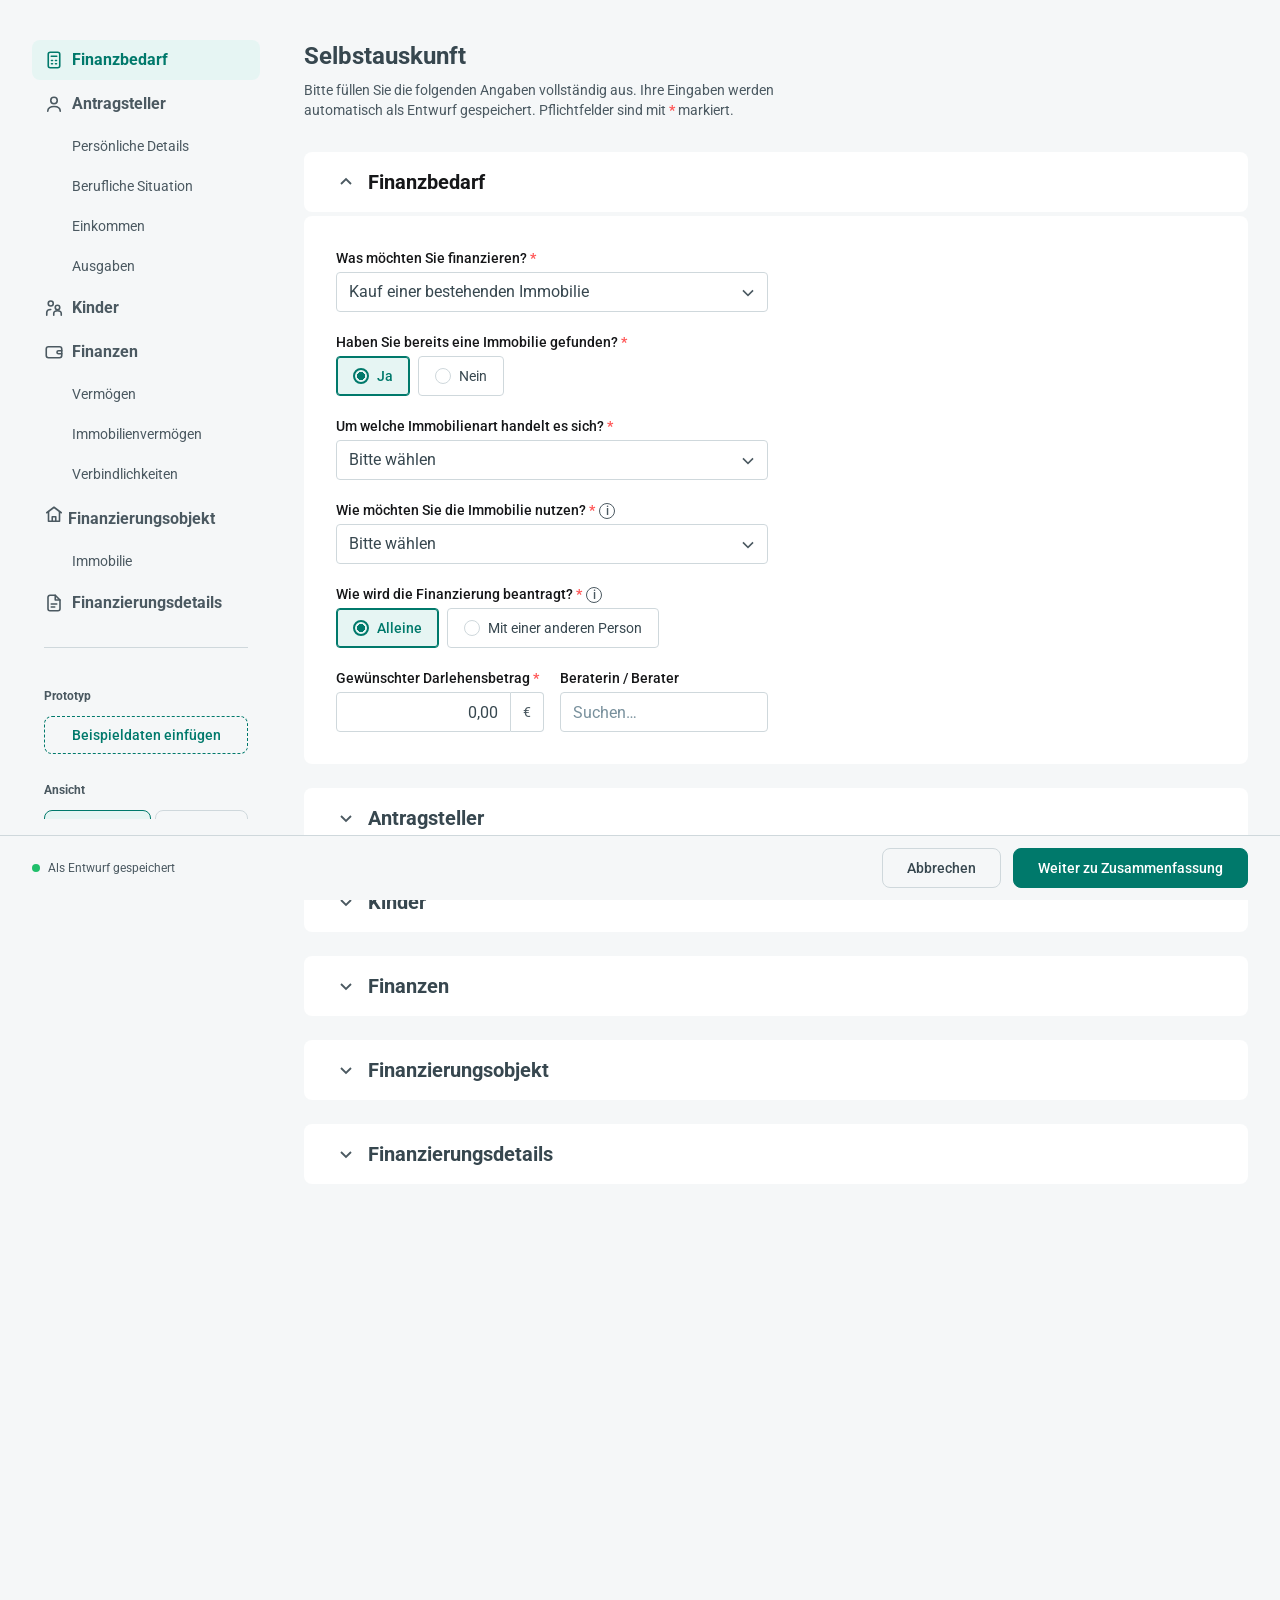
<file: V5- Final/index.html>
<!DOCTYPE html>
<html lang="de" data-appearance="grey" data-density="comfortable" data-viewport="desktop">
<head>
<meta charset="UTF-8">
<meta name="viewport" content="width=device-width, initial-scale=1.0">
<title>Selbstauskunft · V4 · FinLink</title>

<link rel="preconnect" href="https://fonts.googleapis.com">
<link rel="preconnect" href="https://fonts.gstatic.com" crossorigin>
<link href="https://fonts.googleapis.com/css2?family=Roboto:wght@400;500;700&display=swap" rel="stylesheet">

<!-- Token layers, in cascade order. The first four are GENERATED by
     build-tokens.py from tokens/ — see README.md. Only components.css is
     hand-written. Removing tokens.a11y.css shows the raw Figma values. -->
<link rel="stylesheet" href="css/tokens.primitives.css">
<link rel="stylesheet" href="css/tokens.semantic.css">
<link rel="stylesheet" href="css/tokens.local.css">
<link rel="stylesheet" href="css/tokens.a11y.css">
<link rel="stylesheet" href="css/components.css">
</head>
<body>
<a class="skip-link" href="#main">Zum Formular springen</a>

<div class="app">
  <nav class="nav" aria-label="Abschnitte">
    <!-- Below 900px the list collapses behind this button; above it, .nav-links is
         display:contents and the links are direct flex children of .nav again, so
         the sidebar is laid out exactly as it would be without the wrapper. -->
    <button type="button" class="nav-toggle" aria-expanded="false" aria-controls="nav-links">
      <svg class="burger" viewBox="0 0 20 20" fill="none" stroke="currentColor" stroke-width="1.8"
           stroke-linecap="round" aria-hidden="true">
        <path d="M3 5.5h14M3 10h14M3 14.5h14"/>
      </svg>
      Abschnitte
    </button>

    <div class="nav-links" id="nav-links">
    <!-- The nav mirrors the card structure exactly: a top-level entry per collapsible
         card, and one .sub entry per sub-section inside it. A .sub link therefore only
         ever scrolls — the card it lives in is opened by the click, which opens every
         sub-section with it. -->
    <!-- Only the top-level entries carry an icon: it marks the step you are looking
         for at a glance, and repeating one on every sub-entry would turn the list
         into a column of glyphs with no hierarchy left. All six share the same
         20×20 outlined geometry as the rest of the page's icons. -->
    <a href="#start">
      <svg class="nav-icon" viewBox="0 0 20 20" fill="none" stroke="currentColor" stroke-width="1.6"
           stroke-linecap="round" stroke-linejoin="round" aria-hidden="true">
        <rect x="4.25" y="2.25" width="11.5" height="15.5" rx="2"/>
        <path d="M7.25 6.25h5.5M7.5 10.5h1M11.5 10.5h1M7.5 13.75h1M11.5 13.75h1"/>
      </svg>
      Finanzbedarf
    </a>

    <a href="#antragsteller">
      <svg class="nav-icon" viewBox="0 0 20 20" fill="none" stroke="currentColor" stroke-width="1.6"
           stroke-linecap="round" stroke-linejoin="round" aria-hidden="true">
        <circle cx="10" cy="6.5" r="3.25"/>
        <path d="M3.75 17.25c0-3.2 2.8-4.75 6.25-4.75s6.25 1.55 6.25 4.75"/>
      </svg>
      <span id="person-group-title">Antragsteller</span>
    </a>
    <a href="#pd"                class="sub">Persönliche Details</a>
    <a href="#beruf"             class="sub">Berufliche Situation</a>
    <a href="#einkommen"         class="sub">Einkommen</a>
    <a href="#ausgaben"          class="sub">Ausgaben</a>

    <a href="#kinder">
      <svg class="nav-icon" viewBox="0 0 20 20" fill="none" stroke="currentColor" stroke-width="1.6"
           stroke-linecap="round" stroke-linejoin="round" aria-hidden="true">
        <circle cx="6.75" cy="5.5" r="2.5"/>
        <path d="M2.75 17.25v-2.5c0-2.1 1.8-3.25 4-3.25"/>
        <circle cx="13.5" cy="9.5" r="2.25"/>
        <path d="M9.75 17.25v-1.75c0-1.8 1.7-2.75 3.75-2.75s3.75.95 3.75 2.75v1.75"/>
      </svg>
      Kinder
    </a>

    <a href="#finanzen">
      <svg class="nav-icon" viewBox="0 0 20 20" fill="none" stroke="currentColor" stroke-width="1.6"
           stroke-linecap="round" stroke-linejoin="round" aria-hidden="true">
        <rect x="2.25" y="4.75" width="15.5" height="11" rx="2.25"/>
        <path d="M17.75 8.75h-3.25a1.5 1.5 0 0 0 0 3h3.25"/>
      </svg>
      Finanzen
    </a>
    <a href="#vermoegen"         class="sub">Vermögen</a>
    <!-- Vergleichsvariante, siehe Kommentar an der Sektion selbst — mit ihr entfernen.
         Vorerst ausgeblendet: `hidden` hier und an der Sektion wieder entfernen, um den
         Vergleich zurückzuholen. -->
    <a href="#vermoegen-variante-b" class="sub" hidden>Vermögen — Variante B</a>
    <a href="#immobilienbesitz"  class="sub">Immobilienvermögen</a>
    <a href="#verbindlichkeiten" class="sub">Verbindlichkeiten</a>

    <!-- Both the card and its sub-entries come and go with the finance type, so the
         heading uses the same .object-nav switch — without a data-navfor, because it
         stands for whichever object applies rather than for one of them. -->
    <a href="#objekt"    class="object-nav">
      <svg class="nav-icon" viewBox="0 0 20 20" fill="none" stroke="currentColor" stroke-width="1.6"
           stroke-linecap="round" stroke-linejoin="round" aria-hidden="true">
        <path d="M2.75 8.75 10 3.25l7.25 5.5"/>
        <path d="M4.5 8v9.25h11V8"/>
        <path d="M8.25 17.25v-4.5h3.5v4.5"/>
      </svg>
      Finanzierungsobjekt
    </a>
    <!-- The Immobilienart is written into this entry once it is picked — "Immobilie ·
         Grundstück" — the same way the Antragsteller entry picks up the first name. -->
    <a href="#immobilie" class="sub object-nav" data-navfor="immobilie"><span id="immo-nav-title">Immobilie</span></a>
    <a href="#neubau"    class="sub object-nav" data-navfor="neubau">Neubau</a>
    <a href="#anschluss" class="sub object-nav" data-navfor="anschluss">Anschlussfinanzierung</a>
    <a href="#modern"    class="sub object-nav" data-navfor="modernisierung">Modernisierung</a>
    <a href="#kapital"   class="sub object-nav" data-navfor="kapital">Kapitalbeschaffung</a>

    <a href="#details">
      <svg class="nav-icon" viewBox="0 0 20 20" fill="none" stroke="currentColor" stroke-width="1.6"
           stroke-linecap="round" stroke-linejoin="round" aria-hidden="true">
        <path d="M11.25 2.25H6a2 2 0 0 0-2 2v11.5a2 2 0 0 0 2 2h8a2 2 0 0 0 2-2V7z"/>
        <path d="M11.25 2.25V7H16"/>
        <path d="M7.25 11h5.5M7.25 14h3.5"/>
      </svg>
      Finanzierungsdetails
    </a>
    </div>

    <hr class="nav-divider">
    <!-- Nur für den Prototyp: füllt den Antrag mit einem Beispielfall, damit der
         Weg zur Zusammenfassung nicht durch 60 Felder Tippen führt. Bewusst kein
         .seg-Knopf — der ist ein Umschalter, dies ist eine Handlung. Siehe
         prefill.js. -->
    <div class="eyebrow" id="lbl-demo">Prototyp</div>
    <div class="nav-tools">
      <button type="button" class="add-btn" id="prefill">Beispieldaten einfügen</button>
      <p class="nav-note" id="prefill-status" role="status" aria-live="polite"></p>
    </div>


    <!-- Mobil loads this same page into a phone-sized iframe next to the sidebar —
         a real viewport, so the breakpoints and the Mobile typography from the
         export apply exactly as they do on a phone. See .phone in components.css. -->
    <div class="eyebrow" id="lbl-viewport">Ansicht</div>
    <div class="seg" role="group" aria-labelledby="lbl-viewport">
      <button type="button" data-viewport="desktop" aria-pressed="true">Desktop</button>
      <button type="button" data-viewport="mobile" aria-pressed="false">Mobil</button>
    </div>

    <div class="eyebrow" id="lbl-density">Dichte</div>
    <div class="seg" role="group" aria-labelledby="lbl-density">
      <button type="button" data-density="comfortable" aria-pressed="true">Komfortabel</button>
      <button type="button" data-density="compact" aria-pressed="false">Kompakt</button>
    </div>

    <div class="eyebrow" id="lbl-appearance">Erscheinungsbild</div>
    <div class="seg" role="group" aria-labelledby="lbl-appearance">
      <button type="button" data-appearance="grey" aria-pressed="true">Default</button>
      <button type="button" data-appearance="dark" aria-pressed="false">Dunkel</button>
    </div>
  </nav>

  <main class="content" id="main">
    <h1 class="page-title">Selbstauskunft</h1>
    <p class="lede">Bitte füllen Sie die folgenden Angaben vollständig aus. Ihre Eingaben
      werden automatisch als Entwurf gespeichert. Pflichtfelder sind mit
      <span class="req" aria-hidden="true">*</span> markiert.</p>

    <!-- ===================== 1 · FINANZBEDARF ===================== -->
    <section class="card" id="start" aria-labelledby="h-start" data-open="true">
      <h2 class="card-head">
        <button type="button" class="card-toggle" aria-expanded="true" aria-controls="body-start">
          <svg class="chev" viewBox="0 0 20 20" fill="none" stroke="currentColor" stroke-width="1.8" aria-hidden="true"><path d="M5 8l5 5 5-5"/></svg>
          <span class="card-title" id="h-start">Finanzbedarf</span>
        </button>
      </h2>
      <div class="card-body" id="body-start">
        <div class="card-body-inner">
          <div class="card-pad">
      <div class="grid">
        <div class="field col-6">
          <label for="zweck">Was möchten Sie finanzieren? <span class="req" aria-hidden="true">*</span></label>
          <span class="select-wrap">
            <select class="select" id="zweck" required>
              <option value="neubau-bautraeger">Neubau vom Bauträger</option>
              <option value="kauf" selected>Kauf einer bestehenden Immobilie</option>
              <option value="bauvorhaben">Eigenes Bauvorhaben</option>
              <option value="modernisierung">Modernisierung</option>
              <option value="anschluss">Anschlussfinanzierung</option>
              <option value="kapitalbeschaffung">Kapitalbeschaffung</option>
            </select>
          </span>
        </div>
      </div>

      <!-- Immobilie gefunden? — nur bei Kauf -->
      <div class="reveal" id="c-gefunden"><div class="reveal-inner"><div class="pad">
        <div class="field" role="group" aria-labelledby="lbl-gefunden" id="gefunden" data-required>
          <span class="group-label" id="lbl-gefunden">Haben Sie bereits eine Immobilie gefunden? <span class="req" aria-hidden="true">*</span></span>
          <div class="choices">
            <label class="choice"><input type="radio" name="gefunden" value="Ja" checked><span>Ja</span></label>
            <label class="choice"><input type="radio" name="gefunden" value="Nein"><span>Nein</span></label>
          </div>
        </div>
      </div></div></div>

      <div class="reveal" id="c-immobilienart"><div class="reveal-inner"><div class="pad">
        <div class="grid">
          <div class="field col-6">
            <label for="immobilienart">Um welche Immobilienart handelt es sich? <span class="req" aria-hidden="true">*</span></label>
            <span class="select-wrap">
              <select class="select" id="immobilienart" required>
                <option value="">Bitte wählen</option>
                <option>Eigentumswohnung</option>
                <option>Einfamilienhaus</option>
                <option>Zweifamilienhaus</option>
                <option>Mehrfamilienhaus</option>
                <option>Doppelhaushälfte</option>
                <option>Reihenendhaus</option>
                <option>Reihenmittelhaus</option>
                <option>Wohn- und Geschäftshaus</option>
                <option>Grundstück</option>
              </select>
            </span>
          </div>
        </div>
      </div></div></div>

      <div class="reveal" id="c-nutzung"><div class="reveal-inner"><div class="pad">
        <div class="grid">
          <div class="field col-6">
            <label for="nutzung">Wie möchten Sie die Immobilie nutzen? <span class="req" aria-hidden="true">*</span></label>
            <p class="help" id="h-nutzung">Einige Banken gewähren einen Zinsnachlass, wenn die Immobilie
              eigengenutzt wird. Eine KfW-Förderung ist bei vermieteten Objekten teilweise möglich.</p>
            <span class="select-wrap">
              <select class="select" id="nutzung" aria-describedby="h-nutzung" required>
                <option value="">Bitte wählen</option>
                <option>Selbst nutzen</option>
                <option>Vermieten</option>
                <option>Teilweise vermieten</option>
              </select>
            </span>
          </div>
        </div>
      </div></div></div>

      <div class="grid" style="margin-top:var(--field-gap-stack)">
        <div class="field col-6" role="group" id="darlehensnehmer"
             aria-labelledby="lbl-dn" aria-describedby="h-dn" data-required>
          <span class="group-label" id="lbl-dn">Wie wird die Finanzierung beantragt? <span class="req" aria-hidden="true">*</span></span>
          <p class="help" id="h-dn">Falls Sie verheiratet sind, stellen Sie den Antrag bitte gemeinsam
            mit Ihrem Ehepartner. Dies ist eine Voraussetzung der meisten Kreditgeber.</p>
          <div class="choices">
            <label class="choice"><input type="radio" name="darlehensnehmer" value="1" checked><span>Alleine</span></label>
            <label class="choice"><input type="radio" name="darlehensnehmer" value="2"><span>Mit einer anderen Person</span></label>
          </div>
        </div>
        <!-- col-start breaks the row, so these two drop below the question above them
             instead of sitting beside it. Three columns each, so the pair lines up
             under the six the question occupies. -->
        <div class="field col-3 col-start">
          <label for="darlehensbetrag">Gewünschter Darlehensbetrag <span class="req" aria-hidden="true">*</span></label>
          <div class="with-unit">
            <input class="input" id="darlehensbetrag" inputmode="decimal" value="0,00" required>
            <span class="unit">€</span>
          </div>
        </div>
        <div class="field col-3">
          <label for="berater">Beraterin / Berater</label>
          <input class="input" id="berater" type="text" placeholder="Suchen…">
        </div>
      </div>
          </div>
        </div>
      </div>
    </section>

    <!-- ===================== 2 · ANTRAGSTELLER ===================== -->
    <!-- The four parts of this step are one list, not four doors: they open with the
         card and stay open, so the headings only say which part you are in. -->
    <section class="card" id="antragsteller" aria-labelledby="h-antragsteller" data-open="false">
      <h2 class="card-head">
        <button type="button" class="card-toggle" aria-expanded="false" aria-controls="body-antragsteller">
          <svg class="chev" viewBox="0 0 20 20" fill="none" stroke="currentColor" stroke-width="1.8" aria-hidden="true"><path d="M5 8l5 5 5-5"/></svg>
          <span class="card-title" id="h-antragsteller">Antragsteller</span>
        </button>
      </h2>
      <div class="card-body" id="body-antragsteller">
        <div class="card-body-inner">
          <div class="subsections">
        <!-- ===================== PERSÖNLICHE DETAILS ===================== -->
        <section class="subsection-static" id="pd" aria-labelledby="h-pd">
          <h3 class="subsection-title" id="h-pd">Persönliche Details</h3>
          <div class="card-pad">
              <div class="card-actions"><button type="button" class="add-btn" id="add-applicant">+ Antragsteller 2 hinzufügen</button></div>
          <div class="applicants" data-applicants="pd">
            <div class="applicant" data-applicant="1">
              <div class="applicant-head"><span class="applicant-title">Antragsteller 1</span></div>
              <div class="grid">
                <div class="field col-12 chip-row" role="group" aria-labelledby="lbl-a1-anrede" data-required>
                  <span class="group-label" id="lbl-a1-anrede">Anrede <span class="req" aria-hidden="true">*</span></span>
                  <div class="choices">
                    <label class="choice"><input type="radio" name="a1-anrede" value="Frau"><span>Frau</span></label>
                    <label class="choice"><input type="radio" name="a1-anrede" value="Herr"><span>Herr</span></label>
                    <label class="choice"><input type="radio" name="a1-anrede" value="Divers"><span>Divers</span></label>
                  </div>
                </div>
                <div class="field col-12 chip-row" role="group" aria-labelledby="lbl-a1-titel">
                  <span class="group-label" id="lbl-a1-titel">Titel</span>
                  <div class="choices">
                    <label class="choice"><input type="radio" name="a1-titel" value="" checked><span>Kein Titel</span></label>
                    <label class="choice"><input type="radio" name="a1-titel" value="Dr."><span>Dr.</span></label>
                    <label class="choice"><input type="radio" name="a1-titel" value="Prof."><span>Prof.</span></label>
                    <label class="choice"><input type="radio" name="a1-titel" value="Prof. Dr."><span>Prof. Dr.</span></label>
                  </div>
                </div>
                <div class="field col-6">
                  <label for="a1-vorname">Vorname <span class="req" aria-hidden="true">*</span></label>
                  <input class="input" id="a1-vorname" type="text" data-role="vorname" autocomplete="given-name" required>
                </div>
                <div class="field col-6">
                  <label for="a1-nachname">Nachname <span class="req" aria-hidden="true">*</span></label>
                  <input class="input" id="a1-nachname" type="text" data-role="nachname" autocomplete="family-name" required>
                </div>
                <div class="field col-8">
                  <label for="a1-strasse">Straße <span class="req" aria-hidden="true">*</span></label>
                  <input class="input" id="a1-strasse" type="text" autocomplete="address-line1" required>
                </div>
                <div class="field col-4">
                  <label for="a1-hausnr">Hausnr. <span class="req" aria-hidden="true">*</span></label>
                  <input class="input" id="a1-hausnr" type="text" autocomplete="address-line2" required>
                </div>
                <div class="field col-4">
                  <label for="a1-plz">PLZ <span class="req" aria-hidden="true">*</span></label>
                  <input class="input" id="a1-plz" type="text" inputmode="numeric" autocomplete="postal-code" required>
                </div>
                <div class="field col-4">
                  <label for="a1-ort">Ort <span class="req" aria-hidden="true">*</span></label>
                  <input class="input" id="a1-ort" type="text" autocomplete="address-level2" required>
                </div>
                <div class="field col-4">
                  <label for="a1-wohnhaft">Wohnhaft seit</label>
                  <input class="input" id="a1-wohnhaft" type="text" placeholder="tt.mm.jjjj" inputmode="numeric">
                </div>
                <div class="field col-6">
                  <label for="a1-gebdatum">Geburtsdatum <span class="req" aria-hidden="true">*</span></label>
                  <input class="input" id="a1-gebdatum" type="text" placeholder="tt.mm.jjjj" inputmode="numeric" autocomplete="bday" required>
                </div>
                <div class="field col-6">
                  <label for="a1-gebort">Geburtsort <span class="req" aria-hidden="true">*</span></label>
                  <input class="input" id="a1-gebort" type="text" required>
                </div>
                <div class="field col-6">
                  <label for="a1-staat">Staatsangehörigkeit <span class="req" aria-hidden="true">*</span></label>
                  <!-- Mock data, deliberately short: the DACH region first because that is
                       who the form is for, then the most common remaining nationalities
                       alphabetically, then an escape hatch. A real list is ~200 entries and
                       wants a type-ahead rather than a select — which is what the placeholder
                       here used to promise without anything implementing it. -->
                  <span class="select-wrap">
                    <select class="select" id="a1-staat" required>
                      <option value="">Bitte wählen</option>
                      <option>deutsch</option>
                      <option>österreichisch</option>
                      <option>schweizerisch</option>
                      <option>französisch</option>
                      <option>griechisch</option>
                      <option>italienisch</option>
                      <option>kroatisch</option>
                      <option>niederländisch</option>
                      <option>polnisch</option>
                      <option>portugiesisch</option>
                      <option>rumänisch</option>
                      <option>spanisch</option>
                      <option>türkisch</option>
                      <option>Sonstige</option>
                    </select>
                  </span>
                </div>
                <div class="field col-6 col-start">
                  <label for="a1-steuerid">Steuer-ID</label>
                  <!-- The Steuer-ID is exactly 11 digits and never grouped or punctuated,
                       so it takes the numeric keypad and a length cap rather than a mask.
                       No autocomplete attribute: there is no autofill token for a tax id,
                       and `off` would be wrong here — cloneApplicant prefixes every
                       autocomplete it finds, and `section-… off` is not a valid pair. -->
                  <input class="input" id="a1-steuerid" type="text" inputmode="numeric"
                    maxlength="11" placeholder="11-stellig">
                </div>
                <div class="field col-6 col-start">
                  <label for="a1-familienstand">Familienstand <span class="req" aria-hidden="true">*</span></label>
                  <span class="select-wrap">
                    <select class="select" id="a1-familienstand" data-show-when="verheiratet" required>
                      <option value="">Bitte wählen</option>
                      <option value="ledig">ledig</option>
                      <option value="verheiratet">verheiratet</option>
                      <option value="geschieden">geschieden</option>
                      <option value="verwitwet">verwitwet</option>
                      <option value="eingetr">eingetr. Lebenspartnerschaft</option>
                    </select>
                  </span>
                  <div class="reveal"><div class="reveal-inner"><div class="pad">
                    <div class="field">
                      <label for="a1-guterstand">In welchem Güterstand leben Sie? <span class="req" aria-hidden="true">*</span></label>
                      <span class="select-wrap">
                        <select class="select" id="a1-guterstand" required>
                          <option>Zugewinngemeinschaft</option><option>Gütertrennung</option><option>Gütergemeinschaft</option>
                        </select>
                      </span>
                    </div>
                  </div></div></div>
                </div>
              </div>
            </div>
          </div>
          </div>
        </section>
        <!-- ===================== BERUFLICHE SITUATION ===================== -->
        <section class="subsection-static" id="beruf" aria-labelledby="h-beruf">
          <h3 class="subsection-title" id="h-beruf">Berufliche Situation</h3>
          <div class="card-pad">
          <div class="applicants" data-applicants="beruf">
            <div class="applicant" data-applicant="1">
              <div class="applicant-head"><span class="applicant-title">Antragsteller 1</span></div>
              <!-- The employment status is the one question everybody answers, and it
                   decides which block follows: an employer, a company, a pension, or
                   nothing at all for someone who is not earning. One case per answer in
                   #b1-status-cases, only ever one of them open. -->
              <div class="grid">
                <div class="field col-6">
                  <label for="b1-verhaeltnis">Beschäftigungsverhältnis <span class="req" aria-hidden="true">*</span></label>
                  <span class="select-wrap">
                    <select class="select" id="b1-verhaeltnis" required data-switch="#b1-status-cases">
                      <option value="">Bitte wählen</option>
                      <option>Angestellt</option><option>Selbstständig</option><option>Beamtin / Beamter</option>
                      <option>Rentnerin / Rentner</option><option>Arbeitslos</option>
                      <option>Studentin / Student</option><option>Hausfrau / Hausmann</option>
                    </select>
                  </span>
                </div>
              </div>
              <div id="b1-status-cases">
              <!-- Angestellt and Beamtin / Beamter ask the same thing: both have an
                   employer, the Dienstherr being one. -->
              <div class="reveal" id="c-b1-arbeitgeber" data-when="Angestellt|Beamtin / Beamter"><div class="reveal-inner"><div class="pad">
              <div class="grid">
                <!-- Beruf, Branche and the employer's name are asked but not insisted on:
                     they describe the applicant, they do not carry the credit decision the
                     way the income figures and the employer's address do. -->
                <div class="field col-6">
                  <label for="b1-beruf">Ausgeübter Beruf</label>
                  <input class="input" id="b1-beruf" type="text" autocomplete="organization-title">
                </div>
                <div class="field col-6">
                  <label for="b1-branche">Branche</label>
                  <span class="select-wrap">
                    <select class="select" id="b1-branche">
                      <option value="">Bitte wählen</option>
                      <option>Industrie</option><option>Dienstleistung</option><option>Handel</option>
                      <option>Handwerk</option><option>Öffentlicher Dienst</option>
                      <option>Gesundheitswesen</option><option>IT</option><option>Sonstiges</option>
                    </select>
                  </span>
                </div>
                <div class="field col-8">
                  <label for="b1-arbeitgeber">Name des Arbeitgebers</label>
                  <input class="input" id="b1-arbeitgeber" type="text" autocomplete="organization">
                </div>
                <div class="field col-4">
                  <label for="b1-seit">Beschäftigt seit <span class="req" aria-hidden="true">*</span></label>
                  <input class="input" id="b1-seit" type="text" placeholder="mm.jjjj" inputmode="numeric" required>
                </div>
                <!-- The employer's address, deliberately without autocomplete tokens: the
                     browser's address entry is the applicant's own, and offering it here
                     would fill the company with where the applicant lives. -->
                <div class="field col-8 col-start">
                  <label for="b1-ag-strasse">Straße des Arbeitgebers <span class="req" aria-hidden="true">*</span></label>
                  <input class="input" id="b1-ag-strasse" type="text" required>
                </div>
                <div class="field col-4">
                  <label for="b1-ag-hausnr">Hausnr. <span class="req" aria-hidden="true">*</span></label>
                  <input class="input" id="b1-ag-hausnr" type="text" required>
                </div>
                <div class="field col-4">
                  <label for="b1-ag-plz">PLZ <span class="req" aria-hidden="true">*</span></label>
                  <input class="input" id="b1-ag-plz" type="text" inputmode="numeric" required>
                </div>
                <div class="field col-8">
                  <label for="b1-ag-ort">Ort <span class="req" aria-hidden="true">*</span></label>
                  <input class="input" id="b1-ag-ort" type="text" required>
                </div>
                <div class="field col-12" role="group" aria-labelledby="lbl-b1-befristet" data-show-when="Ja">
                  <span class="group-label" id="lbl-b1-befristet">Ist das Arbeitsverhältnis befristet?</span>
                  <div class="choices">
                    <label class="choice"><input type="radio" name="b1-befristet" value="Ja"><span>Ja</span></label>
                    <label class="choice"><input type="radio" name="b1-befristet" value="Nein"><span>Nein</span></label>
                  </div>
                  <div class="reveal"><div class="reveal-inner"><div class="pad">
                    <div class="grid">
                      <div class="field col-6">
                        <label for="b1-befristet-bis">Befristet bis <span class="req" aria-hidden="true">*</span></label>
                        <input class="input" id="b1-befristet-bis" type="text" placeholder="mm.jjjj" inputmode="numeric" required>
                      </div>
                    </div>
                  </div></div></div>
                </div>
                <div class="field col-12" role="group" aria-labelledby="lbl-b1-probezeit">
                  <span class="group-label" id="lbl-b1-probezeit">Befinden Sie sich in der Probezeit?</span>
                  <div class="choices">
                    <label class="choice"><input type="radio" name="b1-probezeit" value="Ja"><span>Ja</span></label>
                    <label class="choice"><input type="radio" name="b1-probezeit" value="Nein"><span>Nein</span></label>
                  </div>
                </div>
              </div>
              </div></div></div>

              <!-- Selbstständig: the company takes the employer's place. The figures it
                   earns are asked once, under Einkommen, so they are not repeated here. -->
              <div class="reveal" id="c-b1-selbststaendig" data-when="Selbstständig"><div class="reveal-inner"><div class="pad">
              <div class="grid">
                <div class="field col-8">
                  <label for="b1-firma">Name des Unternehmens <span class="req" aria-hidden="true">*</span></label>
                  <input class="input" id="b1-firma" type="text" required>
                </div>
                <div class="field col-4">
                  <label for="b1-rechtsform">Rechtsform <span class="req" aria-hidden="true">*</span></label>
                  <span class="select-wrap">
                    <select class="select" id="b1-rechtsform" required>
                      <option value="">Bitte wählen</option>
                      <option>Einzelunternehmen</option><option>Freiberuflich</option><option>GbR</option>
                      <option>GmbH</option><option>UG (haftungsbeschränkt)</option><option>GmbH &amp; Co. KG</option>
                      <option>KG</option><option>OHG</option><option>AG</option><option>Sonstige</option>
                    </select>
                  </span>
                </div>
                <div class="field col-6">
                  <!-- The same question as under Angestellt, so it is asked the same way:
                       optional there, optional here. -->
                  <label for="b1-sb-branche">Branche</label>
                  <span class="select-wrap">
                    <select class="select" id="b1-sb-branche">
                      <option value="">Bitte wählen</option>
                      <option>Industrie</option><option>Dienstleistung</option><option>Handel</option>
                      <option>Handwerk</option><option>Öffentlicher Dienst</option>
                      <option>Gesundheitswesen</option><option>IT</option><option>Sonstiges</option>
                    </select>
                  </span>
                </div>
                <div class="field col-6">
                  <label for="b1-sb-seit">Selbstständig seit <span class="req" aria-hidden="true">*</span></label>
                  <input class="input" id="b1-sb-seit" type="text" placeholder="mm.jjjj" inputmode="numeric" required>
                </div>
              </div>
              </div></div></div>

              <!-- Rentnerin / Rentner: which pension, and since when. -->
              <div class="reveal" id="c-b1-rente" data-when="Rentnerin / Rentner"><div class="reveal-inner"><div class="pad">
              <div class="grid">
                <div class="field col-6">
                  <label for="b1-rentenart">Art der Rente <span class="req" aria-hidden="true">*</span></label>
                  <span class="select-wrap">
                    <select class="select" id="b1-rentenart" required>
                      <option value="">Bitte wählen</option>
                      <option>Altersrente</option><option>Pension</option>
                      <option>Erwerbsminderungsrente</option><option>Witwen- / Witwerrente</option>
                      <option>Sonstige</option>
                    </select>
                  </span>
                </div>
                <div class="field col-6">
                  <label for="b1-rente-seit">Rente bezogen seit <span class="req" aria-hidden="true">*</span></label>
                  <input class="input" id="b1-rente-seit" type="text" placeholder="mm.jjjj" inputmode="numeric" required>
                </div>
              </div>
              </div></div></div>

              <!-- Arbeitslos: only the date is needed. The previous occupation says
                   something about the prospect of the next one, so it is asked, but
                   nobody is held up by it. -->
              <div class="reveal" id="c-b1-arbeitslos" data-when="Arbeitslos"><div class="reveal-inner"><div class="pad">
              <div class="grid">
                <div class="field col-4">
                  <label for="b1-al-seit">Arbeitslos seit <span class="req" aria-hidden="true">*</span></label>
                  <input class="input" id="b1-al-seit" type="text" placeholder="mm.jjjj" inputmode="numeric" required>
                </div>
                <div class="field col-8">
                  <label for="b1-al-beruf">Zuletzt ausgeübter Beruf</label>
                  <input class="input" id="b1-al-beruf" type="text">
                </div>
              </div>
              </div></div></div>

              <!-- Studentin / Student -->
              <div class="reveal" id="c-b1-studium" data-when="Studentin / Student"><div class="reveal-inner"><div class="pad">
              <div class="grid">
                <div class="field col-8">
                  <label for="b1-hochschule">Hochschule / Ausbildungsstätte <span class="req" aria-hidden="true">*</span></label>
                  <input class="input" id="b1-hochschule" type="text" required>
                </div>
                <div class="field col-4">
                  <label for="b1-studium-ende">Voraussichtliches Ende <span class="req" aria-hidden="true">*</span></label>
                  <input class="input" id="b1-studium-ende" type="text" placeholder="mm.jjjj" inputmode="numeric" required>
                </div>
              </div>
              </div></div></div>
              <!-- Hausfrau / Hausmann has no case: there is nothing further to ask. -->
              </div>
            </div>
          </div>
          </div>
        </section>
        <!-- ===================== EINKOMMEN ===================== -->
        <section class="subsection-static" id="einkommen" aria-labelledby="h-eink">
          <h3 class="subsection-title" id="h-eink">Einkommen</h3>
          <div class="card-pad">
          <div class="applicants" data-applicants="einkommen">
            <div class="applicant" data-applicant="1">
              <div class="applicant-head"><span class="applicant-title">Antragsteller 1</span></div>
              <div class="grid">
                <div class="field col-6">
                  <label for="e1-netto">Monatliches Nettoeinkommen <span class="req" aria-hidden="true">*</span></label>
                  <div class="with-unit"><input class="input" id="e1-netto" inputmode="decimal" required><span class="unit">€</span></div>
                </div>
                <div class="field col-6">
                  <label for="e1-gehaelter">Anzahl Gehälter pro Jahr</label>
                  <span class="select-wrap">
                    <select class="select" id="e1-gehaelter"><option>12</option><option>13</option><option>14</option></select>
                  </span>
                </div>
              </div>

              <!-- Variable pay sits between the salary and the further income types: it
                   belongs to the employment, not to a separate position, but it is not
                   part of the fixed monthly figure either — so it is asked as its own
                   Ja/Nein right under the salary rather than as an entry in the list
                   below. Like Weitere Einkommensarten the subhead is what labels the
                   group, which is also where buildHelpIcons puts the ⓘ. -->
              <h4 class="subhead" id="sub-e1-variabel">Weitere variable Einkünfte</h4>
              <div class="field" role="group" aria-labelledby="sub-e1-variabel"
                   aria-describedby="h-e1-variabel" data-show-when="Ja">
                <p class="help" id="h-e1-variabel">Einkommen, das schwankt und nicht jeden Monat in
                  gleicher Höhe kommt – zum Beispiel Bonus, Provision oder Überstunden. Anders als
                  dein Grundgehalt ist es nicht fest planbar.</p>
                <div class="choices">
                  <label class="choice"><input type="radio" name="e1-variabel" value="Ja"><span>Ja</span></label>
                  <label class="choice"><input type="radio" name="e1-variabel" value="Nein"><span>Nein</span></label>
                </div>
                <div class="reveal"><div class="reveal-inner"><div class="pad">
                  <div class="grid">
                    <div class="field col-6">
                      <label for="e1-variabel-netto">Wie hoch ist der monatliche Nettobetrag? <span class="req" aria-hidden="true">*</span></label>
                      <div class="with-unit"><input class="input" id="e1-variabel-netto" inputmode="decimal" required><span class="unit">€</span></div>
                    </div>
                  </div>
                </div></div></div>
              </div>

              <!-- Everything beyond the salary is optional and most people have none of it,
                   so it is an amount list rather than five empty fields: the position is
                   picked first and only then asks for a figure. Same shape as Vermögen. -->
              <h4 class="subhead" id="sub-e1-weitere">Weitere Einkommensarten</h4>
              <div class="field" role="group" aria-labelledby="sub-e1-weitere" aria-describedby="h-e1-weitere">
                <p class="help" id="h-e1-weitere">Mehrfachauswahl möglich — wählen Sie jede zutreffende Art
                  aus und geben Sie den monatlichen Betrag an.</p>
                <div class="amount-list">
                  <!-- The only position that is not answered by a figure alone: a
                       Nebentätigkeit that started last month says something different
                       about the income than one running for six years. Optional, so it
                       never joins the Pflichtfeld count — it follows the row's toggle
                       like the amount does, and nothing more.

                       The date takes a second row underneath rather than a third column
                       beside the amount: three fixed columns need 784px across, which
                       the card does not have at every width, and what gave way was the
                       position column — the label wrapped to four lines and the amount's
                       error message ran into the date box. Underneath, the row is the
                       two columns every other row is. Same .amount-detail the Vermögen
                       variant uses, so the date follows the toggle exactly as before. -->
                  <div class="amount-item">
                    <div class="amount-row">
                      <label class="choice">
                        <input type="checkbox" id="e1-zusatz">
                        <span>Zusätzliches Einkommen aus Nebentätigkeit</span>
                      </label>
                      <div class="field amount-cell">
                        <div class="with-unit">
                          <input class="input" id="e1-zusatz-betrag" inputmode="decimal" aria-label="Zusätzliches Einkommen aus Nebentätigkeit – Betrag" required>
                          <span class="unit">€</span>
                        </div>
                      </div>
                    </div>
                    <div class="reveal amount-detail"><div class="reveal-inner"><div class="pad">
                      <div class="grid">
                        <div class="field col-4">
                          <label for="e1-zusatz-beginn">Tag des Beginns</label>
                          <input class="input" id="e1-zusatz-beginn" type="text" placeholder="tt.mm.jjjj" inputmode="numeric">
                        </div>
                      </div>
                    </div></div></div>
                  </div>

                  <div class="amount-row">
                    <label class="choice">
                      <input type="checkbox" id="e1-miete">
                      <span>Mieteinnahmen</span>
                    </label>
                    <div class="field amount-cell">
                      <div class="with-unit">
                        <input class="input" id="e1-miete-betrag" inputmode="decimal" aria-label="Mieteinnahmen – Betrag" required>
                        <span class="unit">€</span>
                      </div>
                    </div>
                  </div>

                  <div class="amount-row">
                    <label class="choice">
                      <input type="checkbox" id="e1-kindergeld">
                      <span>Kindergeld</span>
                    </label>
                    <div class="field amount-cell">
                      <div class="with-unit">
                        <input class="input" id="e1-kindergeld-betrag" inputmode="decimal" aria-label="Kindergeld – Betrag" required>
                        <span class="unit">€</span>
                      </div>
                    </div>
                  </div>

                  <div class="amount-row">
                    <label class="choice">
                      <input type="checkbox" id="e1-elterngeld">
                      <span>Elterngeld</span>
                    </label>
                    <div class="field amount-cell">
                      <div class="with-unit">
                        <input class="input" id="e1-elterngeld-betrag" inputmode="decimal" aria-label="Elterngeld – Betrag" required>
                        <span class="unit">€</span>
                      </div>
                    </div>
                  </div>

                  <div class="amount-row">
                    <label class="choice">
                      <input type="checkbox" id="e1-unterhalt">
                      <span>Unterhaltseinnahmen</span>
                    </label>
                    <div class="field amount-cell">
                      <div class="with-unit">
                        <input class="input" id="e1-unterhalt-betrag" inputmode="decimal" aria-label="Unterhaltseinnahmen – Betrag" required>
                        <span class="unit">€</span>
                      </div>
                    </div>
                  </div>

                  <div class="amount-row">
                    <label class="choice">
                      <input type="checkbox" id="e1-rente">
                      <span>Renteneinkommen</span>
                    </label>
                    <div class="field amount-cell">
                      <div class="with-unit">
                        <input class="input" id="e1-rente-betrag" inputmode="decimal" aria-label="Renteneinkommen – Betrag" required>
                        <span class="unit">€</span>
                      </div>
                    </div>
                  </div>

                  <div class="amount-row">
                    <label class="choice">
                      <input type="checkbox" id="e1-emrente">
                      <span>Erwerbsminderungsrente</span>
                    </label>
                    <div class="field amount-cell">
                      <div class="with-unit">
                        <input class="input" id="e1-emrente-betrag" inputmode="decimal" aria-label="Erwerbsminderungsrente – Betrag" required>
                        <span class="unit">€</span>
                      </div>
                    </div>
                  </div>

                  <div class="amount-row">
                    <label class="choice">
                      <input type="checkbox" id="e1-zusatzrente">
                      <span>Unbefristete Zusatzrente</span>
                    </label>
                    <div class="field amount-cell">
                      <div class="with-unit">
                        <input class="input" id="e1-zusatzrente-betrag" inputmode="decimal" aria-label="Unbefristete Zusatzrente – Betrag" required>
                        <span class="unit">€</span>
                      </div>
                    </div>
                  </div>

                  <div class="amount-row">
                    <label class="choice">
                      <input type="checkbox" id="e1-dividenden">
                      <span>Dividendeneinkünfte</span>
                    </label>
                    <div class="field amount-cell">
                      <div class="with-unit">
                        <input class="input" id="e1-dividenden-betrag" inputmode="decimal" aria-label="Dividendeneinkünfte – Betrag" required>
                        <span class="unit">€</span>
                      </div>
                    </div>
                  </div>

                  <div class="amount-row">
                    <label class="choice">
                      <input type="checkbox" id="e1-sonstige">
                      <span>Sonstige Einkünfte</span>
                    </label>
                    <div class="field amount-cell">
                      <div class="with-unit">
                        <input class="input" id="e1-sonstige-betrag" inputmode="decimal" aria-label="Sonstige Einkünfte – Betrag" required>
                        <span class="unit">€</span>
                      </div>
                    </div>
                  </div>
                </div>
              </div>
            </div>
          </div>
          </div>
        </section>
        <!-- ===================== AUSGABEN ===================== -->
        <section class="subsection-static" id="ausgaben" aria-labelledby="h-ausg">
          <h3 class="subsection-title" id="h-ausg">Ausgaben</h3>
          <div class="card-pad">
          <div class="applicants" data-applicants="ausgaben">
            <div class="applicant" data-applicant="1">
              <div class="applicant-head"><span class="applicant-title">Antragsteller 1</span></div>
              <div class="grid">
                <!-- Rent is a cascade, not a single field: an owner-occupier has no rent to
                     state, and the follow-up only makes sense once there is one. Whether the
                     rent falls away is what decides if today's figure still burdens the
                     household after the financing — so it hangs off the amount, not beside it. -->
                <div class="field col-12" role="group" aria-labelledby="lbl-x1-mieter" data-show-when="Ja">
                  <span class="group-label" id="lbl-x1-mieter">Wohnen Sie derzeit zur Miete?</span>
                  <div class="choices">
                    <label class="choice"><input type="radio" name="x1-mieter" value="Ja"><span>Ja</span></label>
                    <label class="choice"><input type="radio" name="x1-mieter" value="Nein"><span>Nein</span></label>
                  </div>
                  <div class="reveal"><div class="reveal-inner"><div class="pad">
                    <div class="grid">
                      <div class="field col-6">
                        <label for="x1-kaltmiete">Wie hoch ist Ihre Kaltmiete?</label>
                        <div class="with-unit"><input class="input" id="x1-kaltmiete" inputmode="decimal"><span class="unit">€</span></div>
                      </div>
                      <div class="field col-12" role="group" aria-labelledby="lbl-x1-miete-entfaellt">
                        <span class="group-label" id="lbl-x1-miete-entfaellt">Wird diese künftig entfallen?</span>
                        <p class="help" id="h-x1-miete-entfaellt">Wenn Ihre Mietausgaben entfallen, erhöht sich Ihr frei
                          verfügbares Einkommen.</p>
                        <div class="choices">
                          <label class="choice"><input type="radio" name="x1-miete-entfaellt" value="Ja"><span>Ja</span></label>
                          <label class="choice"><input type="radio" name="x1-miete-entfaellt" value="Nein"><span>Nein</span></label>
                        </div>
                      </div>
                    </div>
                  </div></div></div>
                </div>

                <!-- Everything else the household spends is an amount list, same shape as
                     Vermögen: the position is picked first and only then asks for a figure.
                     Lebenshaltungskosten is the one item nobody is without, so it is listed
                     ticked and locked rather than as a question — see Sparguthaben.
                     Kreditraten are deliberately absent: they are collected per loan under
                     Verbindlichkeiten, and asking for a lump sum here as well would invite
                     two numbers that disagree. -->
                <div class="field col-12" role="group" aria-labelledby="lbl-x1-ausgaben"
                     aria-describedby="h-x1-ausgaben">
                  <span class="group-label" id="lbl-x1-ausgaben">Welche monatlichen Ausgaben haben Sie? <span class="req" aria-hidden="true">*</span></span>
                  <p class="help" id="h-x1-ausgaben">Wählen Sie alle zutreffenden Positionen aus und geben Sie
                    jeweils den monatlichen Betrag an. Lebenshaltungskosten sind eine Pflichtangabe.</p>
                  <div class="amount-list">
                    <div class="amount-row" data-locked>
                      <label class="choice">
                        <input type="checkbox" id="x1-lebenshaltung" checked data-locked aria-disabled="true">
                        <span>Lebenshaltungskosten <span class="req" aria-hidden="true">*</span></span>
                      </label>
                      <div class="field amount-cell">
                        <div class="with-unit">
                          <input class="input" id="x1-lebenshaltung-betrag" inputmode="decimal" aria-label="Monatliche Lebenshaltungskosten – Betrag" required>
                          <span class="unit">€</span>
                        </div>
                      </div>
                    </div>

                    <div class="amount-row">
                      <label class="choice">
                        <input type="checkbox" id="x1-pkv">
                        <span>Private Krankenversicherung</span>
                      </label>
                      <div class="field amount-cell">
                        <div class="with-unit">
                          <input class="input" id="x1-pkv-betrag" inputmode="decimal" aria-label="Private Krankenversicherung – Betrag" required>
                          <span class="unit">€</span>
                        </div>
                      </div>
                    </div>

                    <div class="amount-row">
                      <label class="choice">
                        <input type="checkbox" id="x1-versicherung">
                        <span>Sonstige Versicherungsausgaben</span>
                      </label>
                      <div class="field amount-cell">
                        <div class="with-unit">
                          <input class="input" id="x1-versicherung-betrag" inputmode="decimal" aria-label="Sonstige Versicherungsausgaben – Betrag" required>
                          <span class="unit">€</span>
                        </div>
                      </div>
                    </div>

                    <div class="amount-row">
                      <label class="choice">
                        <input type="checkbox" id="x1-unterhalt">
                        <span>Unterhaltszahlungen</span>
                      </label>
                      <div class="field amount-cell">
                        <div class="with-unit">
                          <input class="input" id="x1-unterhalt-betrag" inputmode="decimal" aria-label="Unterhaltszahlungen – Betrag" required>
                          <span class="unit">€</span>
                        </div>
                      </div>
                    </div>

                    <div class="amount-row">
                      <label class="choice">
                        <input type="checkbox" id="x1-sonstige">
                        <span>Sonstige Ausgaben</span>
                      </label>
                      <div class="field amount-cell">
                        <div class="with-unit">
                          <input class="input" id="x1-sonstige-betrag" inputmode="decimal" aria-label="Sonstige Ausgaben – Betrag" required>
                          <span class="unit">€</span>
                        </div>
                      </div>
                    </div>
                  </div>
                </div>
              </div>
            </div>
          </div>
          </div>
        </section>
          </div>
        </div>
      </div>
    </section>

    <!-- ===================== 3 · KINDER ===================== -->
    <section class="card" id="kinder" aria-labelledby="h-kinder" data-open="false">
      <h2 class="card-head">
        <button type="button" class="card-toggle" aria-expanded="false" aria-controls="body-kinder">
          <svg class="chev" viewBox="0 0 20 20" fill="none" stroke="currentColor" stroke-width="1.8" aria-hidden="true"><path d="M5 8l5 5 5-5"/></svg>
          <span class="card-title" id="h-kinder">Kinder</span>
        </button>
      </h2>
      <div class="card-body" id="body-kinder">
        <div class="card-body-inner">
          <div class="card-pad">
      <div class="field" role="group" aria-labelledby="lbl-kinder" id="kinder-toggle" data-show-when="Ja" data-required>
        <span class="group-label" id="lbl-kinder">Leben Kinder im Haushalt? <span class="req" aria-hidden="true">*</span></span>
        <div class="choices">
          <label class="choice"><input type="radio" name="kinder" value="Ja"><span>Ja</span></label>
          <label class="choice"><input type="radio" name="kinder" value="Nein"><span>Nein</span></label>
        </div>
        <div class="reveal"><div class="reveal-inner"><div class="pad">
          <button type="button" class="add-btn kinder-add">+ Kind hinzufügen</button>
          <div class="kinder-list"></div>
        </div></div></div>
      </div>
          </div>
        </div>
      </div>
    </section>

    <!-- ===================== 4 · FINANZEN ===================== -->
    <!-- Household-level, not per applicant: a Selbstauskunft asks for the assets
         brought into the financing as one pot, and the same goes for property already
         owned and for debts. That is why these three are a step of their own rather
         than sub-sections of Antragsteller. Like Antragsteller's four parts they are
         one list, not three doors: they open with the card and stay open, so the
         headings only say which part you are in. -->
    <section class="card" id="finanzen" aria-labelledby="h-finanzen" data-open="false">
      <h2 class="card-head">
        <button type="button" class="card-toggle" aria-expanded="false" aria-controls="body-finanzen">
          <svg class="chev" viewBox="0 0 20 20" fill="none" stroke="currentColor" stroke-width="1.8" aria-hidden="true"><path d="M5 8l5 5 5-5"/></svg>
          <span class="card-title" id="h-finanzen">Finanzen</span>
        </button>
      </h2>
      <div class="card-body" id="body-finanzen">
        <div class="card-body-inner">
          <div class="subsections">
        <!-- ===================== FINANZEN · VERMÖGEN ===================== -->
        <section class="subsection-static" id="vermoegen" aria-labelledby="h-verm">
          <h3 class="subsection-title" id="h-verm">Vermögen</h3>
          <div class="card-pad">
          <div class="field" role="group" aria-labelledby="lbl-vermoegen">
            <span class="group-label" id="lbl-vermoegen">Welche Vermögenswerte bringen Sie mit? <span class="req" aria-hidden="true">*</span></span>
            <p class="help" id="h-vermoegen">Wählen Sie alle zutreffenden Positionen aus und geben Sie
              jeweils den Betrag an. Sparguthaben ist eine Pflichtangabe.</p>
            <div class="amount-list">
              <div class="amount-row" data-locked>
                <label class="choice">
                  <input type="checkbox" id="v-spar" checked data-locked aria-disabled="true">
                  <span>Bank- und Sparguthaben <span class="req" aria-hidden="true">*</span></span>
                </label>
                <div class="field amount-cell">
                  <div class="with-unit">
                    <input class="input" id="v-spar-betrag" inputmode="decimal" aria-label="Bank- und Sparguthaben – Betrag" required>
                    <span class="unit">€</span>
                  </div>
                </div>
              </div>

              <div class="amount-row">
                <label class="choice">
                  <input type="checkbox" id="v-wert">
                  <span>Wertpapiere / Aktien</span>
                </label>
                <div class="field amount-cell">
                  <div class="with-unit">
                    <input class="input" id="v-wert-betrag" inputmode="decimal" aria-label="Wertpapiere / Aktien – Betrag" required>
                    <span class="unit">€</span>
                  </div>
                </div>
              </div>

              <div class="amount-row">
                <label class="choice">
                  <input type="checkbox" id="v-sparplan">
                  <span>Sparpläne</span>
                </label>
                <div class="field amount-cell">
                  <div class="with-unit">
                    <input class="input" id="v-sparplan-betrag" inputmode="decimal" aria-label="Sparpläne – Betrag" required>
                    <span class="unit">€</span>
                  </div>
                </div>
              </div>

              <div class="amount-row">
                <label class="choice">
                  <input type="checkbox" id="v-lv">
                  <span>Lebensversicherung (Rückkaufswert)</span>
                </label>
                <div class="field amount-cell">
                  <div class="with-unit">
                    <input class="input" id="v-lv-betrag" inputmode="decimal" aria-label="Lebensversicherung, Rückkaufswert – Betrag" required>
                    <span class="unit">€</span>
                  </div>
                </div>
              </div>

              <div class="amount-row">
                <label class="choice">
                  <input type="checkbox" id="v-bsv">
                  <span>Bausparvertrag (Guthaben)</span>
                </label>
                <div class="field amount-cell">
                  <div class="with-unit">
                    <input class="input" id="v-bsv-betrag" inputmode="decimal" aria-label="Bausparvertrag, Guthaben – Betrag" required>
                    <span class="unit">€</span>
                  </div>
                </div>
              </div>

              <div class="amount-row">
                <label class="choice">
                  <input type="checkbox" id="v-sonst">
                  <span>Sonstige Vermögenswerte</span>
                </label>
                <div class="field amount-cell">
                  <div class="with-unit">
                    <input class="input" id="v-sonst-betrag" inputmode="decimal" aria-label="Sonstige Vermögenswerte – Betrag" required>
                    <span class="unit">€</span>
                  </div>
                </div>
              </div>

              <div class="amount-row">
                <label class="choice">
                  <input type="checkbox" id="v-ek">
                  <span>Verfügbares Eigenkapital</span>
                </label>
                <div class="field amount-cell">
                  <div class="with-unit">
                    <input class="input" id="v-ek-betrag" inputmode="decimal" aria-label="Verfügbares Eigenkapital – Betrag" required>
                    <span class="unit">€</span>
                  </div>
                </div>
              </div>
            </div>
          </div>
          </div>
        </section>
        <!-- ============= FINANZEN · VERMÖGEN (VARIANTE B, zum Vergleich) =============
             A second copy of the section above, same list and same rows, with one
             change: a position that has more to say than a figure opens its own detail
             fields when it is picked. Bausparvertrag is the case that asked for it — a
             Guthaben alone says nothing about which Bausparkasse holds it, what the
             contract is worth or when it falls due — and the same shape then fits every
             other position, so the variant is not a special case bolted onto one row.

             The details lie horizontally on the twelve-column grid underneath the row,
             not beside it: the position/amount pair already takes two fixed columns, and
             a third column of dropdowns would either squeeze them or run off the card.

             Comparison copy: its fields deliberately carry no `required`, so it does not
             double the Pflichtfeld count of the Finanzen card while both variants stand
             side by side. Drop this section, or move `required` across with it, once the
             decision is made.

             Vorerst ausgeblendet — `hidden` hier und am Navigationseintrag entfernen, um
             den Vergleich zurückzuholen. -->
        <section class="subsection-static" id="vermoegen-variante-b" aria-labelledby="h-verm-b" hidden>
          <h3 class="subsection-title" id="h-verm-b">Vermögen — Variante B (Detailfelder)</h3>
          <div class="card-pad">
          <div class="field" role="group" aria-labelledby="lbl-vermoegen-b">
            <span class="group-label" id="lbl-vermoegen-b">Welche Vermögenswerte bringen Sie mit? <span class="req" aria-hidden="true">*</span></span>
            <p class="help" id="h-vermoegen-b">Wählen Sie alle zutreffenden Positionen aus und geben Sie
              jeweils den Betrag an. Zu jeder ausgewählten Position werden die Angaben ergänzt,
              die dazu benötigt werden.</p>
            <div class="amount-list with-detail">
              <div class="amount-item">
                <div class="amount-row" data-locked>
                  <label class="choice">
                    <input type="checkbox" id="vb-spar" checked data-locked aria-disabled="true">
                    <span>Bank- und Sparguthaben <span class="req" aria-hidden="true">*</span></span>
                  </label>
                  <div class="field amount-cell">
                    <div class="with-unit">
                      <input class="input" id="vb-spar-betrag" inputmode="decimal" aria-label="Bank- und Sparguthaben – Betrag">
                      <span class="unit">€</span>
                    </div>
                  </div>
                </div>
                <div class="reveal amount-detail"><div class="reveal-inner"><div class="pad">
                  <div class="grid">
                    <div class="field col-6">
                      <label for="vb-spar-institut">Kreditinstitut</label>
                      <input class="input" id="vb-spar-institut" type="text">
                    </div>
                    <div class="field col-6">
                      <label for="vb-spar-verfueg">Verfügbarkeit</label>
                      <span class="select-wrap">
                        <select class="select" id="vb-spar-verfueg">
                          <option value="">Bitte wählen</option>
                          <option>Sofort verfügbar</option>
                          <option>Kündigungsfrist bis 3 Monate</option>
                          <option>Festgeld, gebunden</option>
                        </select>
                      </span>
                    </div>
                  </div>
                </div></div></div>
              </div>

              <div class="amount-item">
                <div class="amount-row">
                  <label class="choice">
                    <input type="checkbox" id="vb-wert">
                    <span>Wertpapiere / Aktien</span>
                  </label>
                  <div class="field amount-cell">
                    <div class="with-unit">
                      <input class="input" id="vb-wert-betrag" inputmode="decimal" aria-label="Wertpapiere / Aktien – Betrag">
                      <span class="unit">€</span>
                    </div>
                  </div>
                </div>
                <div class="reveal amount-detail"><div class="reveal-inner"><div class="pad">
                  <div class="grid">
                    <div class="field col-4">
                      <label for="vb-wert-art">Art der Wertpapiere</label>
                      <span class="select-wrap">
                        <select class="select" id="vb-wert-art">
                          <option value="">Bitte wählen</option>
                          <option>Aktien</option>
                          <option>Investmentfonds / ETF</option>
                          <option>Anleihen</option>
                          <option>Zertifikate</option>
                          <option>Gemischtes Depot</option>
                        </select>
                      </span>
                    </div>
                    <div class="field col-4">
                      <label for="vb-wert-depot">Depotbank</label>
                      <input class="input" id="vb-wert-depot" type="text">
                    </div>
                    <div class="field col-4">
                      <label for="vb-wert-verfueg">Verfügbarkeit</label>
                      <span class="select-wrap">
                        <select class="select" id="vb-wert-verfueg">
                          <option value="">Bitte wählen</option>
                          <option>Sofort verfügbar</option>
                          <option>Gebunden</option>
                          <option>Wird nicht eingesetzt</option>
                        </select>
                      </span>
                    </div>
                  </div>
                </div></div></div>
              </div>

              <!-- Sparpläne carries the same three details a Depot does: who holds it,
                   what goes in every month, and whether it can be touched at all. The
                   monthly rate is the one figure the position's own amount cannot give —
                   a Sparplan is a standing payment, not only a balance. -->
              <div class="amount-item">
                <div class="amount-row">
                  <label class="choice">
                    <input type="checkbox" id="vb-sparplan">
                    <span>Sparpläne</span>
                  </label>
                  <div class="field amount-cell">
                    <div class="with-unit">
                      <input class="input" id="vb-sparplan-betrag" inputmode="decimal" aria-label="Sparpläne – Betrag">
                      <span class="unit">€</span>
                    </div>
                  </div>
                </div>
                <div class="reveal amount-detail"><div class="reveal-inner"><div class="pad">
                  <div class="grid">
                    <div class="field col-4">
                      <label for="vb-sparplan-anbieter">Anbieter</label>
                      <input class="input" id="vb-sparplan-anbieter" type="text">
                    </div>
                    <div class="field col-4">
                      <label for="vb-sparplan-rate">Monatliche Sparrate</label>
                      <div class="with-unit"><input class="input" id="vb-sparplan-rate" inputmode="decimal"><span class="unit">€</span></div>
                    </div>
                    <div class="field col-4">
                      <label for="vb-sparplan-verfueg">Verfügbarkeit</label>
                      <span class="select-wrap">
                        <select class="select" id="vb-sparplan-verfueg">
                          <option value="">Bitte wählen</option>
                          <option>Sofort verfügbar</option>
                          <option>Gebunden</option>
                          <option>Wird nicht eingesetzt</option>
                        </select>
                      </span>
                    </div>
                  </div>
                </div></div></div>
              </div>

              <div class="amount-item">
                <div class="amount-row">
                  <label class="choice">
                    <input type="checkbox" id="vb-lv">
                    <span>Lebensversicherung (Rückkaufswert)</span>
                  </label>
                  <div class="field amount-cell">
                    <div class="with-unit">
                      <input class="input" id="vb-lv-betrag" inputmode="decimal" aria-label="Lebensversicherung, Rückkaufswert – Betrag">
                      <span class="unit">€</span>
                    </div>
                  </div>
                </div>
                <div class="reveal amount-detail"><div class="reveal-inner"><div class="pad">
                  <div class="grid">
                    <div class="field col-6">
                      <label for="vb-lv-gesell">Versicherungsgesellschaft</label>
                      <span class="select-wrap">
                        <select class="select" id="vb-lv-gesell">
                          <option value="">Bitte wählen</option>
                          <option>Sonstige Gesellschaft</option>
                          <option>Allianz Lebensversicherung AG</option>
                          <option>ALTE LEIPZIGER Lebensversicherung aG</option>
                          <option>AXA Lebensversicherung AG</option>
                          <option>Debeka Lebensversicherungsverein aG</option>
                          <option>ERGO Life S.A.</option>
                          <option>Generali Deutschland Lebensversicherung AG</option>
                          <option>R+V Lebensversicherung AG</option>
                          <option>Zurich Deutscher Herold Lebensversicherung AG</option>
                        </select>
                      </span>
                    </div>
                    <div class="field col-6">
                      <label for="vb-lv-art">Art der Versicherung</label>
                      <span class="select-wrap">
                        <select class="select" id="vb-lv-art">
                          <option value="">Bitte wählen</option>
                          <option>Kapitallebensversicherung</option>
                          <option>Private Rentenversicherung</option>
                          <option>Fondsgebundene Lebensversicherung</option>
                        </select>
                      </span>
                    </div>
                    <div class="field col-3">
                      <label for="vb-lv-ablauf">Ablauf</label>
                      <input class="input" id="vb-lv-ablauf" type="text" placeholder="mm.jjjj" inputmode="numeric">
                    </div>
                    <div class="field col-3">
                      <label for="vb-lv-beitrag">Monatlicher Beitrag</label>
                      <div class="with-unit"><input class="input" id="vb-lv-beitrag" inputmode="decimal"><span class="unit">€</span></div>
                    </div>
                    <div class="field col-6">
                      <label for="vb-lv-verwendung">Verwendung</label>
                      <span class="select-wrap">
                        <select class="select" id="vb-lv-verwendung">
                          <option value="">Bitte wählen</option>
                          <option>Einsatz als Eigenkapital</option>
                          <option>Beleihung</option>
                          <option>Wird nicht eingesetzt</option>
                        </select>
                      </span>
                    </div>
                  </div>
                </div></div></div>
              </div>

              <!-- The row the variant was built for: five details, the widest set in the
                   list, and the test of whether the pattern holds without a scrollbar. -->
              <div class="amount-item">
                <div class="amount-row">
                  <label class="choice">
                    <input type="checkbox" id="vb-bsv">
                    <span>Bausparvertrag (Guthaben)</span>
                  </label>
                  <div class="field amount-cell">
                    <div class="with-unit">
                      <input class="input" id="vb-bsv-betrag" inputmode="decimal" aria-label="Bausparvertrag, Guthaben – Betrag">
                      <span class="unit">€</span>
                    </div>
                  </div>
                </div>
                <div class="reveal amount-detail"><div class="reveal-inner"><div class="pad">
                  <div class="grid">
                    <div class="field col-6">
                      <label for="vb-bsv-kasse">Bausparkasse</label>
                      <span class="select-wrap">
                        <!-- Same excerpt logic as the Darlehensgeber list further down:
                             the full register belongs behind a type-to-filter control. -->
                        <select class="select" id="vb-bsv-kasse">
                          <option value="">Bitte wählen</option>
                          <option>Sonstige Bausparkasse</option>
                          <option>Aachener Bausparkasse AG</option>
                          <option>ALTE LEIPZIGER Bauspar AG</option>
                          <option>Bausparkasse Mainz AG</option>
                          <option>Bausparkasse Schwäbisch Hall AG</option>
                          <option>BHW Bausparkasse AG</option>
                          <option>Debeka Bausparkasse AG</option>
                          <option>Deutsche Bank Bauspar AG</option>
                          <option>LBS Bausparkasse</option>
                          <option>SIGNAL IDUNA Bauspar AG</option>
                          <option>Wüstenrot Bausparkasse AG</option>
                        </select>
                      </span>
                    </div>
                    <div class="field col-3">
                      <label for="vb-bsv-summe">Bausparsumme</label>
                      <div class="with-unit"><input class="input" id="vb-bsv-summe" inputmode="decimal"><span class="unit">€</span></div>
                    </div>
                    <div class="field col-3">
                      <label for="vb-bsv-sparbetrag">Monatlicher Sparbetrag</label>
                      <div class="with-unit"><input class="input" id="vb-bsv-sparbetrag" inputmode="decimal"><span class="unit">€</span></div>
                    </div>
                    <div class="field col-3">
                      <label for="vb-bsv-zuteilung">Zuteilungsreif ab</label>
                      <p class="help" id="h-vb-bsv-zuteilung">Laut Ihrem letzten Kontoauszug.</p>
                      <input class="input" id="vb-bsv-zuteilung" type="text" placeholder="mm.jjjj" inputmode="numeric">
                    </div>
                    <div class="field col-6">
                      <label for="vb-bsv-verwendung">Verwendung</label>
                      <span class="select-wrap">
                        <select class="select" id="vb-bsv-verwendung">
                          <option value="">Bitte wählen</option>
                          <option>Guthaben als Eigenkapital einsetzen</option>
                          <option>Bauspardarlehen abrufen</option>
                          <option>Guthaben und Bauspardarlehen einsetzen</option>
                          <option>Wird nicht eingesetzt</option>
                        </select>
                      </span>
                    </div>
                  </div>
                </div></div></div>
              </div>

              <div class="amount-item">
                <div class="amount-row">
                  <label class="choice">
                    <input type="checkbox" id="vb-sonst">
                    <span>Sonstige Vermögenswerte</span>
                  </label>
                  <div class="field amount-cell">
                    <div class="with-unit">
                      <input class="input" id="vb-sonst-betrag" inputmode="decimal" aria-label="Sonstige Vermögenswerte – Betrag">
                      <span class="unit">€</span>
                    </div>
                  </div>
                </div>
                <div class="reveal amount-detail"><div class="reveal-inner"><div class="pad">
                  <div class="grid">
                    <div class="field col-6">
                      <label for="vb-sonst-art">Art des Vermögenswerts</label>
                      <span class="select-wrap">
                        <select class="select" id="vb-sonst-art">
                          <option value="">Bitte wählen</option>
                          <option>Fahrzeuge</option>
                          <option>Edelmetalle</option>
                          <option>Kryptowerte</option>
                          <option>Unternehmensbeteiligungen</option>
                          <option>Kunst und Sammlungen</option>
                          <option>Sonstiges</option>
                        </select>
                      </span>
                    </div>
                    <div class="field col-6">
                      <label for="vb-sonst-verfueg">Verfügbarkeit</label>
                      <span class="select-wrap">
                        <select class="select" id="vb-sonst-verfueg">
                          <option value="">Bitte wählen</option>
                          <option>Sofort verfügbar</option>
                          <option>Gebunden</option>
                          <option>Wird nicht eingesetzt</option>
                        </select>
                      </span>
                    </div>
                  </div>
                </div></div></div>
              </div>

              <div class="amount-item">
                <div class="amount-row">
                  <label class="choice">
                    <input type="checkbox" id="vb-ek">
                    <span>Verfügbares Eigenkapital</span>
                  </label>
                  <div class="field amount-cell">
                    <div class="with-unit">
                      <input class="input" id="vb-ek-betrag" inputmode="decimal" aria-label="Verfügbares Eigenkapital – Betrag">
                      <span class="unit">€</span>
                    </div>
                  </div>
                </div>
                <div class="reveal amount-detail"><div class="reveal-inner"><div class="pad">
                  <div class="grid">
                    <div class="field col-6">
                      <label for="vb-ek-herkunft">Herkunft</label>
                      <span class="select-wrap">
                        <select class="select" id="vb-ek-herkunft">
                          <option value="">Bitte wählen</option>
                          <option>Ersparnisse</option>
                          <option>Schenkung</option>
                          <option>Erbschaft</option>
                          <option>Verkaufserlös</option>
                          <option>Eigenleistung</option>
                          <option>Sonstige Herkunft</option>
                        </select>
                      </span>
                    </div>
                    <div class="field col-3">
                      <label for="vb-ek-ab">Verfügbar ab</label>
                      <input class="input" id="vb-ek-ab" type="text" placeholder="mm.jjjj" inputmode="numeric">
                    </div>
                  </div>
                </div></div></div>
              </div>
            </div>
          </div>
          </div>
        </section>
        <!-- ===================== FINANZEN · IMMOBILIEN ===================== -->
        <section class="subsection-static" id="immobilienbesitz" aria-labelledby="h-immobesitz">
          <h3 class="subsection-title" id="h-immobesitz">Immobilienvermögen</h3>
          <div class="card-pad">
          <!-- Ja/Nein in front of the list, same gate as Verbindlichkeiten: applicants
               without property answer once and are done, and "Nein" is a stated answer
               rather than an untouched list. Answering "Ja" brings the first property
               with it, so the add button sits under that card and only ever asks for a
               further one. Each property carries its own loans, because a charge in
               Abteilung III belongs to the object it is registered on, not to the
               household. -->
          <div class="field" role="group" aria-labelledby="lbl-immobesitz" id="immo-toggle"
               data-show-when="Ja" data-required>
            <span class="group-label" id="lbl-immobesitz">Sind Immobilien vorhanden? <span class="req" aria-hidden="true">*</span></span>
            <div class="choices">
              <label class="choice"><input type="radio" name="immobesitz" value="Ja"><span>Ja</span></label>
              <label class="choice"><input type="radio" name="immobesitz" value="Nein"><span>Nein</span></label>
            </div>
            <div class="reveal"><div class="reveal-inner"><div class="pad">
              <div class="repeat-list" id="immobilien-liste"></div>
              <button type="button" class="add-btn" id="add-immobilie">+ Immobilie erfassen</button>
            </div></div></div>
          </div>
          </div>
        </section>
        <!-- ================= FINANZEN · VERBINDLICHKEITEN ================= -->
        <section class="subsection-static" id="verbindlichkeiten" aria-labelledby="h-verbind">
          <h3 class="subsection-title" id="h-verbind">Verbindlichkeiten</h3>
          <div class="card-pad">
          <!-- Most applicants have no loans at all, so the seven detail fields hang off a
               gate rather than standing there empty. Each loan is its own repeatable card
               instead of a fixed block per credit type: two car loans are ordinary, and a
               type baked into a heading cannot express them. -->
          <div class="field" role="group" aria-labelledby="lbl-verbind" id="verbind-toggle"
               aria-describedby="h-verbind-toggle" data-show-when="Ja" data-required>
            <span class="group-label" id="lbl-verbind">Haben Sie derzeit bestehende Kreditverträge? <span class="req" aria-hidden="true">*</span></span>
            <p class="help" id="h-verbind-toggle">Für eine verlässliche Prüfung der Machbarkeit Ihrer
              Finanzierung, ist es wichtig Transparenz über bestehende Kredite zu haben. Bitte tragen
              Sie hier nicht den zu refinanzierenden Kredit ein, wenn es sich um eine Umschuldung
              handelt.</p>
            <div class="choices">
              <label class="choice"><input type="radio" name="verbind" value="Ja"><span>Ja</span></label>
              <label class="choice"><input type="radio" name="verbind" value="Nein"><span>Nein</span></label>
            </div>
            <div class="reveal"><div class="reveal-inner"><div class="pad">
              <div id="kredite-liste"></div>
              <button type="button" class="add-btn" id="add-kredit">+ Kredit erfassen</button>
            </div></div></div>
          </div>
          </div>
        </section>
          </div>
        </div>
      </div>
    </section>

    <!-- ================= 5 · FINANZIERUNGSOBJEKT ================= -->
    <!-- Exactly one of the five sub-sections applies at a time — the .object-section
         reveals stay mutually exclusive, and updateStart hides the whole card while
         no object is known at all. Like Antragsteller's and Finanzen's parts the one
         that applies is static: it opens with the card and has no toggle of its own,
         so the heading only says which object you are describing. -->
    <section class="card" id="objekt" aria-labelledby="h-objekt" data-open="false">
      <h2 class="card-head">
        <button type="button" class="card-toggle" aria-expanded="false" aria-controls="body-objekt">
          <svg class="chev" viewBox="0 0 20 20" fill="none" stroke="currentColor" stroke-width="1.8" aria-hidden="true"><path d="M5 8l5 5 5-5"/></svg>
          <span class="card-title" id="h-objekt">Finanzierungsobjekt</span>
        </button>
      </h2>
      <div class="card-body" id="body-objekt">
        <div class="card-body-inner">
          <div class="subsections">
        <!-- ============ OBJEKTABSCHNITT: IMMOBILIE (Kauf, Standard) ============ -->
        <div class="reveal object-section open" data-for="immobilie"><div class="reveal-inner"><div class="pad">
        <section class="subsection-static" id="immobilie" aria-labelledby="h-immo">
          <h3 class="subsection-title" id="h-immo">Immobilie</h3>
          <div class="card-pad">
          <h3 class="subhead">Objektadresse</h3>
          <div class="grid">
            <div class="field col-3"><label for="i-strasse">Straße <span class="req" aria-hidden="true">*</span></label><input class="input" id="i-strasse" type="text" required></div>
            <div class="field col-3"><label for="i-hausnr">Nr. <span class="req" aria-hidden="true">*</span></label><input class="input" id="i-hausnr" type="text" required></div>
            <div class="field col-3"><label for="i-plz">PLZ <span class="req" aria-hidden="true">*</span></label><input class="input" id="i-plz" type="text" inputmode="numeric" required></div>
            <div class="field col-3"><label for="i-ort">Ort <span class="req" aria-hidden="true">*</span></label><input class="input" id="i-ort" type="text" required></div>
          </div>

          <!-- Objektdaten is where the Immobilienart shows itself: a Grundstück has no
               building on it yet, so everything that describes one — Baujahr, KfW-Klasse,
               Wohnfläche, Zimmer, Geschosse, Etage — is not asked, and what is left is the
               plot's own two figures. `data-art` carries which arts an element belongs to;
               "!" is the arts it does not. See syncImmobilienart. -->
          <h3 class="subhead">Objektdaten</h3>
          <div class="grid">
            <div class="field col-3" data-art="!Grundstück">
              <label for="i-baujahr">Baujahr <span class="req" aria-hidden="true">*</span></label>
              <input class="input" id="i-baujahr" type="text" placeholder="jjjj" inputmode="numeric" required>
            </div>
            <!-- The year says how old the building is, this says whether that still
                 describes it: a 1960s flat modernised in 2015 is a different object to
                 the bank than one that was never touched. Beside the Baujahr, because it
                 is the same question asked twice. No follow-up — the fact is the answer,
                 and which year the work was done in is not asked for. -->
            <div class="field col-9" role="group" aria-labelledby="lbl-i-modern" data-art="!Grundstück">
              <span class="group-label" id="lbl-i-modern">Wurde die Immobilie in den letzten 20 Jahren modernisiert?</span>
              <div class="choices">
                <label class="choice"><input type="radio" name="i-modernisiert" value="Ja"><span>Ja</span></label>
                <label class="choice"><input type="radio" name="i-modernisiert" value="Nein"><span>Nein</span></label>
              </div>
            </div>
            <div class="field col-6" data-art="!Grundstück">
              <label for="i-kfw">
                KfW-Energieeffizienzklasse
                <span class="info-wrap">
                  <button type="button" class="info-btn" aria-describedby="tip-kfw" aria-label="Erläuterung zur KfW-Energieeffizienzklasse">i</button>
                  <span class="info-bubble" role="tooltip" id="tip-kfw">Den Energieeffizienzstandard entnehmen Sie dem Exposé Ihrer Immobilie oder dem Energieausweis.</span>
                </span>
              </label>
              <span class="select-wrap">
                <select class="select" id="i-kfw">
                  <option value="">Bitte wählen</option>
                  <option>Effizienzhaus-Standard 55</option><option>Effizienzhaus-Standard 40</option>
                  <option>Effizienzhaus-Standard 40 plus</option><option>Effizienzhaus-Standard 40 QNG</option>
                  <option>Ich bin mir nicht sicher</option><option>Andere</option>
                </select>
              </span>
            </div>
            <div class="field col-3">
              <label for="i-grund">Grundstücksfläche <span class="req" aria-hidden="true">*</span></label>
              <div class="with-unit"><input class="input" id="i-grund" inputmode="decimal" required><span class="unit">m²</span></div>
            </div>
            <div class="field col-3" data-art="!Grundstück">
              <label for="i-wohn">Wohnfläche</label>
              <p class="help" id="h-i-wohn">Gesamte nachweisbare Fläche aller Räume.</p>
              <div class="with-unit"><input class="input" id="i-wohn" inputmode="decimal" aria-describedby="h-i-wohn"><span class="unit">m²</span></div>
            </div>
            <div class="field col-3" data-art="!Grundstück"><label for="i-zimmer">Zimmer</label><input class="input num" id="i-zimmer" inputmode="numeric"></div>
            <div class="field col-3" data-art="!Grundstück">
              <label for="i-geschosse">Geschosse</label>
              <p class="help" id="h-i-gesch">Ohne Keller und Dachgeschoss.</p>
              <input class="input num" id="i-geschosse" inputmode="numeric" aria-describedby="h-i-gesch">
            </div>
            <!-- The one field that belongs to a single art rather than to all but one:
                 only a flat sits on a floor of a building, and for a flat it is a
                 Pflichtfeld — the storey is part of what is being valued. -->
            <div class="field col-3" data-art="Eigentumswohnung">
              <label for="i-etage">Etage der Immobilie <span class="req" aria-hidden="true">*</span></label>
              <span class="select-wrap">
                <select class="select" id="i-etage" required>
                  <option value="">Bitte wählen</option>
                  <option>Untergeschoss</option><option>Erdgeschoss</option><option>Erstes Obergeschoss</option>
                  <option>Zweites Obergeschoss</option><option>Drittes Obergeschoss</option><option>Viertes Obergeschoss</option>
                  <option>Fünftes Obergeschoss</option><option>Sechstes Obergeschoss oder höher</option>
                </select>
              </span>
            </div>
            <div class="field col-4">
              <label for="i-energie">Endenergiebedarf</label>
              <p class="help" id="h-i-energie">Laut Energieausweis.</p>
              <div class="with-unit"><input class="input" id="i-energie" inputmode="decimal" aria-describedby="h-i-energie"><span class="unit">kWh/m²</span></div>
            </div>
          </div>

          <div class="field col-12" role="group" aria-labelledby="lbl-wohnungen" data-art="!Grundstück"
               data-controls="#c-wohnungen" data-show-when="Ja" style="margin-top:var(--field-gap-stack)">
            <span class="group-label" id="lbl-wohnungen">Kennen Sie die Gesamtanzahl der Wohnungen im Gebäude?</span>
            <div class="choices">
              <label class="choice"><input type="radio" name="wohnungen-bekannt" value="Ja"><span>Ja</span></label>
              <label class="choice"><input type="radio" name="wohnungen-bekannt" value="Nein"><span>Nein</span></label>
            </div>
            <div class="reveal" id="c-wohnungen"><div class="reveal-inner"><div class="pad">
              <div class="grid">
                <div class="field col-3">
                  <label for="i-wohnungen">Anzahl Wohnungen im Gebäude <span class="req" aria-hidden="true">*</span></label>
                  <input class="input num" id="i-wohnungen" inputmode="numeric" required>
                </div>
              </div>
            </div></div></div>
          </div>

          <h3 class="subhead" data-art="!Grundstück">Bauweise</h3>
          <div class="field col-12" role="group" aria-labelledby="lbl-massiv" data-art="!Grundstück"
               data-controls="#c-bauweise" data-show-when="Nein">
            <span class="group-label" id="lbl-massiv">Ist die Immobilie in Massivbauweise gebaut?</span>
            <div class="choices">
              <label class="choice"><input type="radio" name="massivbau" value="Ja"><span>Ja</span></label>
              <label class="choice"><input type="radio" name="massivbau" value="Nein"><span>Nein</span></label>
            </div>
            <div class="reveal" id="c-bauweise"><div class="reveal-inner"><div class="pad">
              <div class="grid">
                <div class="field col-6">
                  <label for="i-bauweise">In welcher Bauweise ist die Immobilie gebaut? <span class="req" aria-hidden="true">*</span></label>
                  <p class="help" id="h-i-bauweise">Für eine akkurate Bewertung des Verkehrswertes erforderlich.</p>
                  <span class="select-wrap">
                    <select class="select" id="i-bauweise" aria-describedby="h-i-bauweise" required>
                      <option value="">Bitte wählen</option>
                      <option>Plattenbauweise</option><option>Holzbauweise</option><option>Blockbauweise</option>
                      <option>Fachwerkbauweise</option><option>Fertigbauweise</option><option>Andere</option>
                    </select>
                  </span>
                </div>
              </div>
            </div></div></div>
          </div>

          <h3 class="subhead">Erbbaurecht</h3>
          <div class="grid">
            <div class="field col-6">
              <label for="i-erbbau">Besteht ein Erbbaurecht für die Immobilie?</label>
              <p class="help" id="h-i-erbbau">Ein Erbbaurecht ist ein im Grundbuch eingetragenes Recht, meist gegen
                Zahlung eines Erbbauzinses, auf fremdem Grundstück ein Bauwerk zu errichten.</p>
              <span class="select-wrap">
                <select class="select" id="i-erbbau" aria-describedby="h-i-erbbau" data-controls="#c-erbbau" data-show-when="Ja">
                  <option value="">Bitte wählen</option><option>Ja</option><option>Nein</option><option>Weiß nicht</option>
                </select>
              </span>
            </div>
          </div>
          <div class="reveal" id="c-erbbau"><div class="reveal-inner"><div class="pad">
            <div class="grid">
              <div class="field col-3">
                <label for="i-erbbauzins">Jährlicher Erbbauzins <span class="req" aria-hidden="true">*</span></label>
                <div class="with-unit"><input class="input" id="i-erbbauzins" inputmode="decimal" required><span class="unit">€</span></div>
              </div>
              <div class="field col-4">
                <label for="i-eigentuemer">Grundstückseigentümer <span class="req" aria-hidden="true">*</span></label>
                <span class="select-wrap">
                  <select class="select" id="i-eigentuemer" required>
                    <option value="">Bitte wählen</option><option>Kirche</option><option>Kommune / Stadt</option>
                    <option>Stiftung</option><option>Privatperson</option><option>Sonstige</option>
                  </select>
                </span>
              </div>
              <div class="field col-4">
                <label for="i-erbbau-ende">Ende des Erbbaurechtsvertrags <span class="req" aria-hidden="true">*</span></label>
                <input class="input" id="i-erbbau-ende" type="text" placeholder="tt.mm.jjjj" inputmode="numeric" required>
              </div>
            </div>
          </div></div></div>

          <h3 class="subhead" data-art="!Grundstück">Stellplätze</h3>
          <div class="field col-12" role="group" aria-labelledby="lbl-park" data-art="!Grundstück"
               data-controls="#c-park" data-show-when="Ja">
            <span class="group-label" id="lbl-park">Verfügt die Immobilie über Parkplätze?</span>
            <div class="choices">
              <label class="choice"><input type="radio" name="parkplaetze" value="Ja" checked><span>Ja</span></label>
              <label class="choice"><input type="radio" name="parkplaetze" value="Nein"><span>Nein</span></label>
            </div>
            <div class="reveal open" id="c-park"><div class="reveal-inner"><div class="pad">
              <div id="stellplaetze"></div>
              <button type="button" class="add-btn" id="add-stellplatz">+ Stellplatz hinzufügen</button>
            </div></div></div>
          </div>
          </div>
        </section>
        </div></div></div>
        <!-- ============ OBJEKTABSCHNITT: NEUBAU ============ -->
        <div class="reveal object-section" data-for="neubau"><div class="reveal-inner"><div class="pad">
        <section class="subsection-static" id="neubau" aria-labelledby="h-neubau">
          <h3 class="subsection-title" id="h-neubau">Neubau</h3>
          <div class="card-pad">
          <h3 class="subhead">Objektadresse</h3>
          <div class="grid">
            <div class="field col-3"><label for="n-strasse">Straße <span class="req" aria-hidden="true">*</span></label><input class="input" id="n-strasse" type="text" required></div>
            <div class="field col-3"><label for="n-hausnr">Nr.</label><input class="input" id="n-hausnr" type="text"></div>
            <div class="field col-3"><label for="n-plz">PLZ <span class="req" aria-hidden="true">*</span></label><input class="input" id="n-plz" type="text" inputmode="numeric" required></div>
            <div class="field col-3"><label for="n-ort">Ort <span class="req" aria-hidden="true">*</span></label><input class="input" id="n-ort" type="text" required></div>
          </div>
          <h3 class="subhead">Bauvorhaben</h3>
          <div class="grid">
            <div class="field col-4"><label for="n-fertig">Geplante Fertigstellung <span class="req" aria-hidden="true">*</span></label><input class="input" id="n-fertig" type="text" placeholder="mm.jjjj" inputmode="numeric" required></div>
            <div class="field col-4">
              <label for="n-standard">Angestrebter KfW-Neubaustandard</label>
              <span class="select-wrap">
                <!-- Same list as the Bestand field (#i-kfw), down to the wording: it is the
                     same standard being named, and two spellings of "Effizienzhaus 40" across
                     two sections would read as two different things. "Kein Förderstandard"
                     stays on top of it — a new build can be planned without aiming for one,
                     which none of the shared entries covers. -->
                <select class="select" id="n-standard">
                  <option value="">Bitte wählen</option>
                  <option>Effizienzhaus-Standard 55</option><option>Effizienzhaus-Standard 40</option>
                  <option>Effizienzhaus-Standard 40 plus</option><option>Effizienzhaus-Standard 40 QNG</option>
                  <option>Kein Förderstandard</option>
                  <option>Ich bin mir nicht sicher</option><option>Andere</option>
                </select>
              </span>
            </div>
            <div class="field col-4"><label for="n-grund">Grundstücksfläche <span class="req" aria-hidden="true">*</span></label><div class="with-unit"><input class="input" id="n-grund" inputmode="decimal" required><span class="unit">m²</span></div></div>
          </div>
          <p class="note">Gerüst — finanzierungsspezifische Neubau-Felder (Baukosten, Eigenleistung,
            Grundstückskauf) noch zu definieren.</p>
          </div>
        </section>
        </div></div></div>
        <!-- ============ OBJEKTABSCHNITT: ANSCHLUSSFINANZIERUNG ============ -->
        <div class="reveal object-section" data-for="anschluss"><div class="reveal-inner"><div class="pad">
        <section class="subsection-static" id="anschluss" aria-labelledby="h-ansch">
          <h3 class="subsection-title" id="h-ansch">Anschlussfinanzierung</h3>
          <div class="card-pad">
          <div class="grid">
            <div class="field col-4"><label for="an-geber">Aktueller Darlehensgeber <span class="req" aria-hidden="true">*</span></label><input class="input" id="an-geber" type="text" placeholder="tippen zum Filtern…" required></div>
            <div class="field col-4"><label for="an-restschuld">Aktuelle Restschuld <span class="req" aria-hidden="true">*</span></label><div class="with-unit"><input class="input" id="an-restschuld" inputmode="decimal" required><span class="unit">€</span></div></div>
            <div class="field col-4"><label for="an-zinsbindung">Ende der Zinsbindung <span class="req" aria-hidden="true">*</span></label><input class="input" id="an-zinsbindung" type="text" placeholder="tt.mm.jjjj" inputmode="numeric" required></div>
          </div>
          <p class="note">Gerüst — weitere Felder (aktueller Sollzins, Sondertilgungsrechte,
            Objektangaben) noch zu definieren.</p>
          </div>
        </section>
        </div></div></div>
        <!-- ============ OBJEKTABSCHNITT: MODERNISIERUNG ============ -->
        <div class="reveal object-section" data-for="modernisierung"><div class="reveal-inner"><div class="pad">
        <section class="subsection-static" id="modern" aria-labelledby="h-modern">
          <h3 class="subsection-title" id="h-modern">Modernisierung</h3>
          <div class="card-pad">
          <div class="grid">
            <div class="field col-4"><label for="m-summe">Modernisierungssumme <span class="req" aria-hidden="true">*</span></label><div class="with-unit"><input class="input" id="m-summe" inputmode="decimal" required><span class="unit">€</span></div></div>
            <div class="field col-4">
              <label for="m-art">Art der Maßnahmen</label>
              <span class="select-wrap">
                <select class="select" id="m-art">
                  <option value="">Bitte wählen</option><option>Energetische Sanierung</option>
                  <option>Umbau / Anbau</option><option>Modernisierung Bad / Küche</option><option>Sonstiges</option>
                </select>
              </span>
            </div>
          </div>
          <p class="note">Gerüst — Objektangaben und Maßnahmen-Detailfelder noch zu definieren.</p>
          </div>
        </section>
        </div></div></div>
        <!-- ============ OBJEKTABSCHNITT: KAPITALBESCHAFFUNG ============ -->
        <div class="reveal object-section" data-for="kapital"><div class="reveal-inner"><div class="pad">
        <section class="subsection-static" id="kapital" aria-labelledby="h-kap">
          <h3 class="subsection-title" id="h-kap">Kapitalbeschaffung</h3>
          <div class="card-pad">
          <div class="grid">
            <div class="field col-4"><label for="k-betrag">Gewünschter Kapitalbetrag <span class="req" aria-hidden="true">*</span></label><div class="with-unit"><input class="input" id="k-betrag" inputmode="decimal" required><span class="unit">€</span></div></div>
            <div class="field col-4"><label for="k-zweck">Verwendungszweck <span class="req" aria-hidden="true">*</span></label><input class="input" id="k-zweck" type="text" required></div>
          </div>
          <p class="note">Gerüst — Objektangaben und Angaben zu bestehenden Belastungen noch zu definieren.</p>
          </div>
        </section>
        </div></div></div>
          </div>
        </div>
      </div>
    </section>

    <!-- ================= 6 · FINANZIERUNGSDETAILS ================= -->
    <section class="card" id="details" aria-labelledby="h-details" data-open="false">
      <h2 class="card-head">
        <button type="button" class="card-toggle" aria-expanded="false" aria-controls="body-details">
          <svg class="chev" viewBox="0 0 20 20" fill="none" stroke="currentColor" stroke-width="1.8" aria-hidden="true"><path d="M5 8l5 5 5-5"/></svg>
          <span class="card-title" id="h-details">Finanzierungsdetails</span>
        </button>
      </h2>
      <div class="card-body" id="body-details">
        <div class="card-body-inner">
          <div class="card-pad">
      <div class="grid">
        <div class="field col-4">
          <label for="d-eigenkapital">Eingesetztes Eigenkapital <span class="req" aria-hidden="true">*</span></label>
          <p class="help" id="h-d-ek">Ersparnisse, Bausparguthaben oder Eigenleistungen.</p>
          <div class="with-unit"><input class="input" id="d-eigenkapital" inputmode="decimal" aria-describedby="h-d-ek" required><span class="unit">€</span></div>
        </div>
        <div class="field col-4">
          <label for="d-laufzeit">Gewünschte Laufzeit <span class="req" aria-hidden="true">*</span></label>
          <div class="with-unit"><input class="input" id="d-laufzeit" inputmode="numeric" required><span class="unit">Jahre</span></div>
        </div>
        <div class="field col-4">
          <label for="d-zinsbindung">Gewünschte Zinsbindung <span class="req" aria-hidden="true">*</span></label>
          <span class="select-wrap">
            <select class="select" id="d-zinsbindung" required>
              <option value="">Bitte wählen</option><option>5 Jahre</option><option>10 Jahre</option>
              <option>15 Jahre</option><option>20 Jahre</option><option>Länger als 20 Jahre</option>
            </select>
          </span>
        </div>
        <div class="field col-4">
          <label for="d-tilgung">Tilgungssatz <span class="req" aria-hidden="true">*</span></label>
          <p class="help" id="h-d-tilg">Anfänglicher Tilgungssatz pro Jahr, üblich sind 2 bis 3 %.</p>
          <div class="with-unit"><input class="input" id="d-tilgung" inputmode="decimal" aria-describedby="h-d-tilg" required><span class="unit">%</span></div>
        </div>
        <div class="field col-4">
          <label for="d-rate">Gewünschte monatliche Rate</label>
          <div class="with-unit"><input class="input" id="d-rate" inputmode="decimal"><span class="unit">€</span></div>
        </div>
        <!-- Two plain yes/no questions share a row; the KfW one below keeps the full
             width because it is the only one of the three that opens something. -->
        <div class="field col-6 col-start" role="group" aria-labelledby="lbl-d-bauspar" data-required>
          <span class="group-label" id="lbl-d-bauspar">Möchten Sie einen Bausparvertrag einsetzen? <span class="req" aria-hidden="true">*</span></span>
          <div class="choices">
            <label class="choice"><input type="radio" name="d-bauspar" value="Ja"><span>Ja</span></label>
            <label class="choice"><input type="radio" name="d-bauspar" value="Nein"><span>Nein</span></label>
          </div>
        </div>
        <div class="field col-6" role="group" aria-labelledby="lbl-d-sonder" data-required>
          <span class="group-label" id="lbl-d-sonder">Wünschen Sie eine Sondertilgung? <span class="req" aria-hidden="true">*</span></span>
          <div class="choices">
            <label class="choice"><input type="radio" name="d-sonder" value="Ja"><span>Ja</span></label>
            <label class="choice"><input type="radio" name="d-sonder" value="Nein"><span>Nein</span></label>
          </div>
        </div>
        <div class="field col-12" role="group" aria-labelledby="lbl-d-kfw" data-show-when="Ja" data-required>
          <span class="group-label" id="lbl-d-kfw">Möchten Sie KfW-Fördermittel einbeziehen? <span class="req" aria-hidden="true">*</span></span>
          <div class="choices">
            <label class="choice"><input type="radio" name="d-kfw" value="Ja"><span>Ja</span></label>
            <label class="choice"><input type="radio" name="d-kfw" value="Nein"><span>Nein</span></label>
          </div>
          <div class="reveal"><div class="reveal-inner"><div class="pad">
            <p class="note">Gerüst — die KfW-Programmauswahl hängt vom Effizienzstandard des Objekts ab
              und wird nach der Objektbewertung ergänzt.</p>
          </div></div></div>
        </div>
        <div class="field col-12">
          <label for="d-notizen">Zusätzliche Anmerkungen</label>
          <p class="help" id="h-d-notizen">Alles, was für die Prüfung wichtig ist und in keinem
            Feld dieses Antrags Platz gefunden hat.</p>
          <textarea class="input textarea" id="d-notizen" rows="4" aria-describedby="h-d-notizen"></textarea>
        </div>
      </div>
          </div>
        </div>
      </div>
    </section>
  </main>

  <!-- ===================== ZUSAMMENFASSUNG (Schritt 2) =====================
       Ein zweiter <main> im gleichen Dokument statt einer eigenen Seite: der
       Zustand des Formulars ist die Quelle der Zusammenfassung, und ein
       Seitenwechsel würde ihn verlieren. Genau einer der drei Views ist
       sichtbar — siehe showView() in app.js. -->
  <main class="content" id="summary-view" aria-labelledby="h-summary" hidden>
    <h1 class="page-title" id="h-summary">Zusammenfassung</h1>
    <p class="lede">Bitte prüfen Sie die Angaben ein letztes Mal. Danach senden Sie die
      Selbstauskunft an den Berater — das ist der letzte Schritt.</p>

    <!-- Die drei Schritte stehen vor der Prüfliste, nicht darunter: was nach dem
         Senden passiert, ist die Information, die man vor dem Klicken braucht. -->
    <ol class="steps">
      <li><span class="step-title">Angaben prüfen</span>
        Sie können jederzeit zurück in den Antrag und etwas ändern.</li>
      <li><span class="step-title">Einwilligung bestätigen und senden</span>
        Sie bestätigen die Einwilligung des Kunden, wir senden ihm eine E-Mail zur
        eigenen Bestätigung.</li>
      <li><span class="step-title">Referenz-ID erhalten</span>
        Sie bekommen eine Referenz-ID — damit können Sie beim Berater oder beim Kunden
        jederzeit nachfragen.</li>
    </ol>

    <section class="card card-static" id="pruefen" aria-labelledby="h-pruefen">
      <h2 class="card-head" id="h-pruefen">Ihre Angaben</h2>
      <div class="card-body">
        <div class="card-body-inner">
          <div class="card-pad">
            <!-- Inhalt wird aus dem Formular gelesen, siehe buildReview() -->
            <div id="review"></div>
          </div>
        </div>
      </div>
    </section>

    <section class="card card-static" id="freigabe" aria-labelledby="h-freigabe">
      <h2 class="card-head" id="h-freigabe">Einwilligung und Versand</h2>
      <div class="card-body">
        <div class="card-body-inner">
          <div class="card-pad flow">

            <div class="field" id="consent-field">
              <label class="choice plain" for="consent-broker">
                <input type="checkbox" id="consent-broker">
                <span>Mir liegt die Einwilligung des Kunden vor, diese Angaben an den
                  Berater zu übermitteln. <span class="req" aria-hidden="true">*</span></span>
              </label>
            </div>

            <div class="note info" id="consent-mail-note">
              <p class="note-title">Der Kunde bestätigt selbst per E-Mail</p>
              <p>Sobald Sie senden, erhält <span id="consent-customer">der Kunde</span> eine
                E-Mail mit einem Bestätigungslink. Erst wenn er darauf klickt, liegt dem
                Berater die Einwilligung vor. Wir erinnern automatisch, falls die
                Bestätigung ausbleibt — Sie müssen nichts weiter tun.</p>
            </div>

            <div class="grid mail-grid">
              <div class="field col-6">
                <label for="mail-kunde">E-Mail-Adresse des Kunden <span class="req" aria-hidden="true">*</span></label>
                <p class="help">An diese Adresse geht die Bitte um Bestätigung.</p>
                <input class="input" id="mail-kunde" type="email" inputmode="email"
                       autocomplete="off" placeholder="name@beispiel.de" required>
              </div>
              <div class="field col-6">
                <label for="mail-makler">Ihre E-Mail-Adresse für die Referenz-ID <span class="req" aria-hidden="true">*</span></label>
                <p class="help">Wir senden Ihnen die Referenz-ID zusätzlich per E-Mail zu.</p>
                <input class="input" id="mail-makler" type="email" inputmode="email"
                       autocomplete="email" placeholder="name@beispiel.de" required>
              </div>
            </div>

            <!-- Die Warnung steht direkt über dem Button, der sie auslöst — nicht am
                 Anfang der Seite, wo sie bis zum Klick wieder vergessen ist. -->
            <div class="note warn" id="final-note">
              <p class="note-title">Nach dem Senden ist keine Änderung mehr möglich</p>
              <p>Die Selbstauskunft geht an den Berater und wird für Sie geschlossen: Sie
                können sie danach nicht mehr öffnen und nichts mehr korrigieren. Bitte
                prüfen Sie die Angaben oben, solange Sie noch zurück können.</p>
            </div>

          </div>
        </div>
      </div>
    </section>
  </main>

  <!-- ===================== GESENDET (Schritt 3) ===================== -->
  <main class="content" id="sent-view" aria-labelledby="h-sent" hidden>
    <h1 class="page-title" id="h-sent">Gesendet — vielen Dank</h1>
    <p class="lede">Die Selbstauskunft von <span id="sent-name">Ihrem Kunden</span> liegt
      jetzt beim Berater.</p>

    <section class="card card-static" id="referenz" aria-labelledby="h-referenz">
      <h2 class="card-head" id="h-referenz">Ihre Referenz-ID</h2>
      <div class="card-body">
        <div class="card-body-inner">
          <div class="card-pad flow">
            <p class="help">Bitte speichern Sie diese ID. Mit ihr können Sie beim Berater
              oder beim Kunden jederzeit zu diesem Vorgang nachfragen.</p>
            <div class="refbox">
              <span class="ref-id" id="ref-id">—</span>
              <button type="button" class="btn ghost" id="copy-ref">Kopieren</button>
            </div>
            <p class="ref-status" id="copy-status" role="status" aria-live="polite"></p>
            <div class="note success">
              <p class="note-title">Auch per E-Mail unterwegs</p>
              <p>Wir haben die Referenz-ID an <span id="sent-mail-makler">Ihre
                E-Mail-Adresse</span> gesendet.</p>
            </div>
          </div>
        </div>
      </div>
    </section>

    <section class="card card-static" id="wie-weiter" aria-labelledby="h-wie-weiter">
      <h2 class="card-head" id="h-wie-weiter">Was jetzt passiert</h2>
      <div class="card-body">
        <div class="card-body-inner">
          <div class="card-pad flow">
            <ol class="steps">
              <li><span class="step-title">Der Kunde bestätigt</span>
                <span id="sent-mail-kunde">Der Kunde</span> hat eine E-Mail mit
                Bestätigungslink erhalten. Ein Klick genügt.</li>
              <li><span class="step-title">Der Berater übernimmt</span>
                Nach der Bestätigung sieht der Berater die vollständigen Angaben und
                meldet sich bei Ihnen.</li>
              <li><span class="step-title">Sie fragen mit der ID nach</span>
                Für jede Rückfrage zu diesem Vorgang genügt die Referenz-ID oben.</li>
            </ol>
            <div class="note">
              <p class="note-title">Der Antrag ist geschlossen</p>
              <p>Sie haben keinen Zugriff mehr auf die gesendeten Angaben und können sie
                nicht mehr bearbeiten. Falls etwas korrigiert werden muss, wenden Sie
                sich mit der Referenz-ID an den Berater.</p>
            </div>
          </div>
        </div>
      </div>
    </section>
  </main>
</div>

<!-- Eine Leiste pro View. Getrennte Elemente statt eines umgeschriebenen Balkens:
     jeder View hat eigene Buttons, eigene Beschriftungen und einen eigenen
     Statusbereich, und ein Balken, der sich selbst umbaut, hätte drei Zustände
     in einer Markup-Stelle. -->
<div class="actionbar" id="bar-form">
  <div class="actionbar-inner">
    <p class="save-state" id="save-state" role="status" aria-live="polite">
      <span class="dot" aria-hidden="true"></span> <span id="save-text">Als Entwurf gespeichert</span>
    </p>
    <button type="button" class="btn ghost">Abbrechen</button>
    <button type="button" class="btn primary" id="submit">Weiter zu Zusammenfassung</button>
  </div>
</div>

<div class="actionbar" id="bar-summary" hidden>
  <div class="actionbar-inner">
    <p class="save-state" id="send-state" role="status" aria-live="polite">
      <span id="send-text">Noch nicht gesendet — Sie können weiterhin ändern</span>
    </p>
    <button type="button" class="btn ghost" id="back-to-form">Zurück zum Antrag</button>
    <button type="button" class="btn primary" id="send">Verbindlich senden</button>
  </div>
</div>

<div class="actionbar" id="bar-sent" hidden>
  <div class="actionbar-inner">
    <p class="save-state locked">
      <span class="dot" aria-hidden="true"></span>
      <span>Gesendet — Bearbeiten nicht mehr möglich</span>
    </p>
    <!-- Nur für den Prototyp: im echten Produkt endet der Vorgang hier. -->
    <button type="button" class="btn ghost" id="restart">Prototyp neu starten</button>
  </div>
</div>

<!-- Rückfrage vor einer nicht umkehrbaren Aktion — Löschen und Senden benutzen
     dasselbe <dialog> statt eines eigenen Overlays: Esc, Fokusfalle und die
     Abdunklung des Hintergrunds kommen vom Browser. Titel, Text und die
     Beschriftung des bestätigenden Buttons setzt app.js je Fall; seine Farbe
     ebenso, denn Rot gehört zum Löschen, nicht zum Senden. -->
<dialog class="modal" id="confirm-dialog" aria-labelledby="confirm-title">
  <form method="dialog" class="modal-inner">
    <h2 class="modal-title" id="confirm-title">Antragsteller 2 löschen?</h2>
    <p class="modal-text" id="confirm-text">
      Alle eingegebenen Informationen zu Antragsteller 2 werden gelöscht.
      Das kann nicht rückgängig gemacht werden.
    </p>
    <div class="modal-actions">
      <!-- Abbrechen bekommt den Startfokus: bei einer nicht umkehrbaren Aktion
           darf Enter nicht die bestätigende Antwort auslösen. -->
      <button type="submit" class="btn ghost" value="cancel" autofocus>Abbrechen</button>
      <button type="submit" class="btn danger" value="ok" id="confirm-ok">Löschen</button>
    </div>
  </form>
</dialog>

<!-- template: Kind (eine Zeile, wiederholbar) -->
<template id="tpl-kind">
  <div class="child-row">
    <div class="field c-name">
      <label>Name</label>
      <input class="input" type="text">
    </div>
    <div class="field c-date">
      <label>Geburtsdatum <span class="req" aria-hidden="true">*</span></label>
      <input class="input" type="text" placeholder="tt.mm.jjjj" inputmode="numeric" required>
    </div>
    <div class="field" role="group">
      <span class="group-label">Kindergeld?</span>
      <div class="choices">
        <label class="choice"><input type="radio" value="Ja"><span>Ja</span></label>
        <label class="choice"><input type="radio" value="Nein"><span>Nein</span></label>
      </div>
    </div>
    <button type="button" class="icon-btn" data-remove data-confirm="Kind" aria-label="Kind entfernen">
      <svg class="ico-trash" viewBox="0 0 20 20" fill="none" stroke="currentColor" stroke-width="1.6"
           stroke-linecap="round" stroke-linejoin="round" aria-hidden="true">
        <path d="M4 6h12M8 6V4.6a1 1 0 0 1 1-1h2a1 1 0 0 1 1 1V6M6.4 6l.6 9.4a1 1 0 0 0 1 .9h4a1 1 0 0 0 1-.9L13.6 6M8.7 9v4.6M11.3 9v4.6"/>
      </svg>
    </button>
  </div>
</template>

<!-- template: Stellplatz -->
<template id="tpl-stellplatz">
  <div class="subcard">
    <div class="subcard-head">
      <span class="sp-title">Stellplatz 1</span>
      <button type="button" class="icon-btn" data-remove data-confirm="Stellplatz"
              aria-label="Stellplatz entfernen">
        <svg class="ico-trash" viewBox="0 0 20 20" fill="none" stroke="currentColor" stroke-width="1.6"
             stroke-linecap="round" stroke-linejoin="round" aria-hidden="true">
          <path d="M4 6h12M8 6V4.6a1 1 0 0 1 1-1h2a1 1 0 0 1 1 1V6M6.4 6l.6 9.4a1 1 0 0 0 1 .9h4a1 1 0 0 0 1-.9L13.6 6M8.7 9v4.6M11.3 9v4.6"/>
        </svg>
      </button>
    </div>
    <div class="grid">
      <div class="field col-6">
        <label>Art des Stellplatzes <span class="req" aria-hidden="true">*</span></label>
        <span class="select-wrap">
          <select class="select sp-art" required>
            <option value="">Bitte wählen</option>
            <option>Stellplatz</option><option>Carport</option><option>Garage</option>
            <option>Doppelgarage</option><option>Kellergarage</option>
            <option>Tiefgaragenstellplatz</option><option>Duplexgarage</option>
          </select>
        </span>
      </div>
      <div class="field col-12" role="group" data-show-when="Ja">
        <span class="group-label">Ist der Stellplatz vermietet?</span>
        <div class="choices">
          <label class="choice"><input type="radio" value="Ja"><span>Ja</span></label>
          <label class="choice"><input type="radio" value="Nein"><span>Nein</span></label>
        </div>
        <div class="reveal"><div class="reveal-inner"><div class="pad">
          <div class="grid">
            <div class="field col-4">
              <label>Monatliche Mieteinnahmen <span class="req" aria-hidden="true">*</span></label>
              <div class="with-unit"><input class="input" inputmode="decimal" required><span class="unit">€</span></div>
            </div>
          </div>
        </div></div></div>
      </div>
    </div>
  </div>
</template>

<!-- template: Immobilie im Bestand (Immobilienvermögen) -->
<template id="tpl-immobilie-besitz">
  <div class="subcard">
    <div class="subcard-head">
      <span class="im-title">Immobilie 1</span>
      <button type="button" class="icon-btn" data-remove data-confirm="Immobilie"
              data-confirm-article="dieser" aria-label="Immobilie entfernen">
        <svg class="ico-trash" viewBox="0 0 20 20" fill="none" stroke="currentColor" stroke-width="1.6"
             stroke-linecap="round" stroke-linejoin="round" aria-hidden="true">
          <path d="M4 6h12M8 6V4.6a1 1 0 0 1 1-1h2a1 1 0 0 1 1 1V6M6.4 6l.6 9.4a1 1 0 0 0 1 .9h4a1 1 0 0 0 1-.9L13.6 6M8.7 9v4.6M11.3 9v4.6"/>
        </svg>
      </button>
    </div>
    <div class="grid">
      <div class="field col-4">
        <label>Art der Immobilie <span class="req" aria-hidden="true">*</span></label>
        <span class="select-wrap">
          <!-- the same nine types the Finanzbedarf cascade offers for the object being
               financed: one list for "which kind of property", asked twice -->
          <select class="select" required>
            <option value="">Bitte wählen</option>
            <option>Eigentumswohnung</option>
            <option>Einfamilienhaus</option>
            <option>Zweifamilienhaus</option>
            <option>Mehrfamilienhaus</option>
            <option>Doppelhaushälfte</option>
            <option>Reihenendhaus</option>
            <option>Reihenmittelhaus</option>
            <option>Wohn- und Geschäftshaus</option>
            <option>Grundstück</option>
          </select>
        </span>
      </div>
      <div class="field col-4">
        <label>Marktwert <span class="req" aria-hidden="true">*</span></label>
        <p class="help">Aktueller Verkehrswert der Immobilie.</p>
        <div class="with-unit"><input class="input" inputmode="decimal" required><span class="unit">€</span></div>
      </div>
      <div class="field col-4">
        <label>Gesamte Wohnfläche</label>
        <div class="with-unit"><input class="input" inputmode="decimal"><span class="unit">m²</span></div>
      </div>

      <!-- Letting is what makes the property earn, so the rent is asked the moment the
           answer says there is one — "Beides" counts, a partly let house still has an
           income to declare. -->
      <div class="field col-12" role="group" data-show-when="Vermietet|Beides" data-required>
        <span class="group-label">Wie wird die Immobilie genutzt? <span class="req" aria-hidden="true">*</span></span>
        <div class="choices">
          <label class="choice"><input type="radio" value="Eigengenutzt"><span>Eigengenutzt</span></label>
          <label class="choice"><input type="radio" value="Vermietet"><span>Vermietet</span></label>
          <label class="choice"><input type="radio" value="Beides"><span>Beides</span></label>
        </div>
        <div class="reveal"><div class="reveal-inner"><div class="pad">
          <div class="grid">
            <div class="field col-4">
              <label>Monatliche Mieteinnahmen <span class="req" aria-hidden="true">*</span></label>
              <div class="with-unit"><input class="input" inputmode="decimal" required><span class="unit">€</span></div>
            </div>
          </div>
        </div></div></div>
      </div>

      <div class="field col-3 col-start"><label>Straße</label><input class="input" type="text"></div>
      <div class="field col-3"><label>Nr.</label><input class="input" type="text"></div>
      <div class="field col-3"><label>PLZ</label><input class="input" type="text" inputmode="numeric"></div>
      <div class="field col-3"><label>Ort</label><input class="input" type="text"></div>
    </div>

    <div class="gate-row">
      <span class="gate-label">Darlehen: Sind Rechte in Abteilung III im Grundbuch oder
        weitere Darlehen vorhanden?</span>
      <button type="button" class="add-btn add-darlehen">+ Darlehen erfassen</button>
    </div>
    <div class="repeat-list darlehen-liste"></div>
  </div>
</template>

<!-- template: Darlehen auf eine Immobilie im Bestand -->
<template id="tpl-darlehen">
  <div class="subcard">
    <div class="subcard-head">
      <span class="dl-title">Darlehen 1</span>
      <button type="button" class="icon-btn" data-remove data-confirm="Darlehen"
              aria-label="Darlehen entfernen">
        <svg class="ico-trash" viewBox="0 0 20 20" fill="none" stroke="currentColor" stroke-width="1.6"
             stroke-linecap="round" stroke-linejoin="round" aria-hidden="true">
          <path d="M4 6h12M8 6V4.6a1 1 0 0 1 1-1h2a1 1 0 0 1 1 1V6M6.4 6l.6 9.4a1 1 0 0 0 1 .9h4a1 1 0 0 0 1-.9L13.6 6M8.7 9v4.6M11.3 9v4.6"/>
        </svg>
      </button>
    </div>
    <div class="grid">
      <div class="field col-6">
        <label>Darlehensart <span class="req" aria-hidden="true">*</span></label>
        <span class="select-wrap">
          <select class="select" required>
            <option value="">Bitte wählen</option>
            <option>Immobiliendarlehen</option>
            <option>Bauspardarlehen</option>
            <option>Förderdarlehen</option>
            <option>Privatdarlehen</option>
            <option>Sonstiges Darlehen</option>
          </select>
        </span>
      </div>
      <div class="field col-6">
        <label>Darlehensgeber <span class="req" aria-hidden="true">*</span></label>
        <span class="select-wrap">
          <!-- An excerpt of the lender list, alphabetical, with "Sonstiger
               Darlehensgeber" at the top for everything not in it. The full register runs
               to several hundred institutions and belongs behind a type-to-filter
               control, not in a hard-coded <select> — see the note in the README. -->
          <select class="select" required>
            <option value="">Bitte wählen</option>
            <option>Sonstiger Darlehensgeber</option>
            <option>Aachener Bank eG</option>
            <option>Aachener Bausparkasse AG</option>
            <option>Allianz Lebensversicherung AG</option>
            <option>ALTE LEIPZIGER Bauspar AG</option>
            <option>Augsburger Aktienbank AG</option>
            <option>auxmoney GmbH</option>
            <option>BHW Bausparkasse AG</option>
            <option>Commerzbank AG</option>
            <option>Debeka Bausparkasse AG</option>
            <option>Deutsche Apotheker- und Ärztebank eG</option>
            <option>Deutsche Bank AG</option>
            <option>DSL Bank</option>
            <option>ING-DiBa AG</option>
            <option>KfW</option>
            <option>Landesbank Baden-Württemberg</option>
            <option>LBS Bausparkasse</option>
            <option>Münchener Hypothekenbank eG</option>
            <option>Postbank</option>
            <option>Santander Consumer Bank AG</option>
            <option>Sparda-Bank</option>
            <option>Sparkasse</option>
            <option>Volksbank / Raiffeisenbank</option>
            <option>Wüstenrot Bausparkasse AG</option>
          </select>
        </span>
      </div>
      <div class="field col-3">
        <label>Grundschuld</label>
        <p class="help">Der in Abteilung III des Grundbuchs eingetragene Betrag.</p>
        <div class="with-unit"><input class="input" inputmode="decimal"><span class="unit">€</span></div>
      </div>
      <div class="field col-3">
        <label>Darlehensbetrag</label>
        <p class="help">Ursprünglich aufgenommener Betrag.</p>
        <div class="with-unit"><input class="input" inputmode="decimal"><span class="unit">€</span></div>
      </div>
      <div class="field col-3">
        <label>Rate</label>
        <div class="with-unit"><input class="input" inputmode="decimal"><span class="unit">€</span></div>
      </div>
      <div class="field col-3">
        <label>Sollzins</label>
        <div class="with-unit"><input class="input" inputmode="decimal"><span class="unit">%</span></div>
      </div>
      <div class="field col-3">
        <label>Zinsbindung bis</label>
        <input class="input" type="text" placeholder="tt.mm.jjjj" inputmode="numeric">
      </div>
      <div class="field col-3">
        <label>Laufzeitende</label>
        <input class="input" type="text" placeholder="tt.mm.jjjj" inputmode="numeric">
      </div>
      <div class="field col-3">
        <label>Aktuelle Restschuld <span class="req" aria-hidden="true">*</span></label>
        <div class="with-unit"><input class="input" inputmode="decimal" required><span class="unit">€</span></div>
      </div>
      <div class="field col-3">
        <label>Restschuld zum Ablösetermin</label>
        <p class="help">Ausstehender Betrag zum Ende der Sollzinsbindung bzw. zum Ablösetermin.</p>
        <div class="with-unit"><input class="input" inputmode="decimal"><span class="unit">€</span></div>
      </div>
    </div>
  </div>
</template>

<!-- template: Kredit -->
<template id="tpl-kredit">
  <div class="subcard">
    <div class="subcard-head">
      <span class="kredit-title">Kredit 1</span>
      <button type="button" class="icon-btn" data-remove data-confirm="Kredit"
              aria-label="Kredit entfernen">
        <svg class="ico-trash" viewBox="0 0 20 20" fill="none" stroke="currentColor" stroke-width="1.6"
             stroke-linecap="round" stroke-linejoin="round" aria-hidden="true">
          <path d="M4 6h12M8 6V4.6a1 1 0 0 1 1-1h2a1 1 0 0 1 1 1V6M6.4 6l.6 9.4a1 1 0 0 0 1 .9h4a1 1 0 0 0 1-.9L13.6 6M8.7 9v4.6M11.3 9v4.6"/>
        </svg>
      </button>
    </div>
    <div class="grid">
      <!-- Six options, so a dropdown rather than a laid-out group: spread across the full
           card width the choices run to four columns and read as a row of unrelated
           buttons, and the type is one answer among six fields here, not the question the
           card is about. -->
      <div class="field col-6">
        <label>Um welche Kreditart handelt es sich? <span class="req" aria-hidden="true">*</span></label>
        <p class="help">Bitte listen Sie keine Baufinanzierungen auf, die Sie bereits bei den
          Immobilien erfasst haben.</p>
        <span class="select-wrap">
          <select class="select" required>
            <option value="">Bitte wählen</option>
            <option>Privatkredit</option><option>Bildungskredit</option>
            <option>Autofinanzierung</option><option>Bürgschaftsverpflichtung</option>
            <option>Betriebliche Verbindlichkeiten</option><option>Sonstige</option>
          </select>
        </span>
      </div>
      <div class="field col-6">
        <label>Gläubiger</label>
        <input class="input" type="text" placeholder="z. B. Sparkasse Köln">
      </div>
      <div class="field col-6">
        <label>Ursprünglicher Betrag</label>
        <div class="with-unit"><input class="input" inputmode="decimal"><span class="unit">€</span></div>
      </div>
      <div class="field col-6">
        <label>Aktuelle Restschuld <span class="req" aria-hidden="true">*</span></label>
        <div class="with-unit"><input class="input" inputmode="decimal" required><span class="unit">€</span></div>
      </div>
      <div class="field col-6">
        <label>Monatliche Rate <span class="req" aria-hidden="true">*</span></label>
        <div class="with-unit"><input class="input" inputmode="decimal" required><span class="unit">€</span></div>
      </div>
      <div class="field col-6">
        <label>Laufzeitende</label>
        <input class="input" type="text" placeholder="tt.mm.jjjj" inputmode="numeric">
      </div>
    </div>
  </div>
</template>

<script src="app.js"></script>
<!-- Prototyp-Hilfe, kein Teil des Formulars: tippt den Antrag von außen aus.
     Lädt nach app.js, weil sie dieselben Ereignisse auslöst wie eine Hand. -->
<script src="prefill.js"></script>
</body>
</html>
</file>
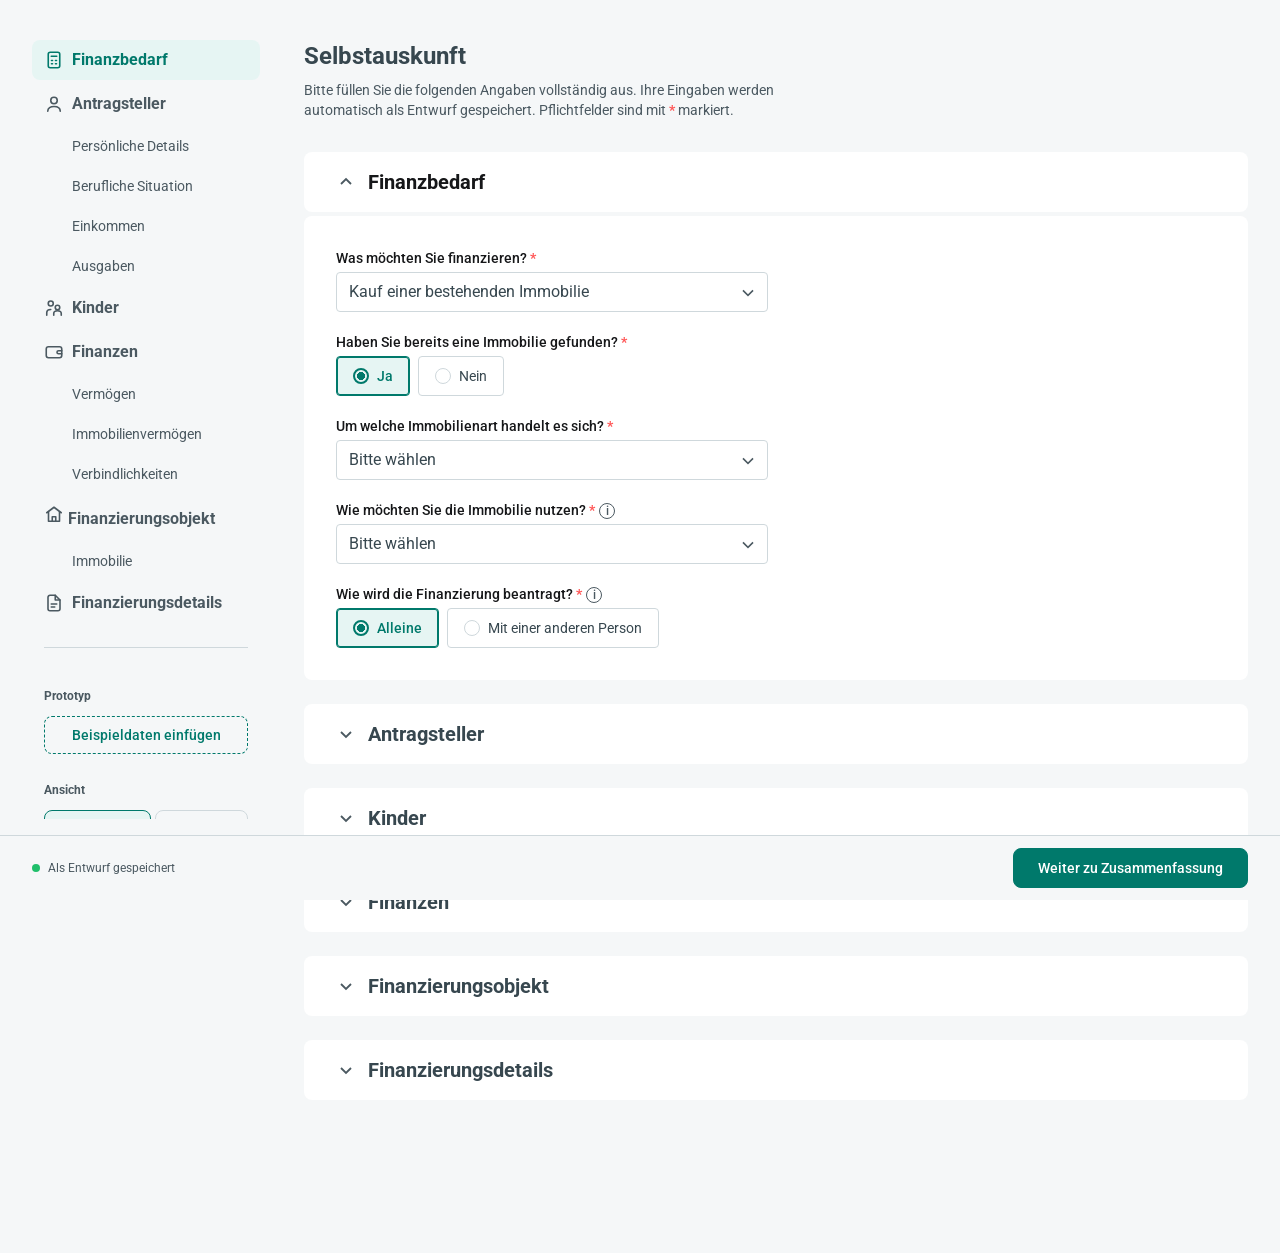
<file: v5/index.html>
<!DOCTYPE html>
<html lang="de" data-appearance="grey" data-density="comfortable" data-viewport="desktop">
<head>
<meta charset="UTF-8">
<meta name="viewport" content="width=device-width, initial-scale=1.0">
<title>Selbstauskunft · V5 · FinLink</title>

<link rel="preconnect" href="https://fonts.googleapis.com">
<link rel="preconnect" href="https://fonts.gstatic.com" crossorigin>
<link href="https://fonts.googleapis.com/css2?family=Roboto:wght@400;500;700&display=swap" rel="stylesheet">

<!-- Token layers, in cascade order. The first four are GENERATED by
     build-tokens.py from tokens/ — see README.md. Only components.css is
     hand-written. Removing tokens.a11y.css shows the raw Figma values. -->
<link rel="stylesheet" href="css/tokens.primitives.css">
<link rel="stylesheet" href="css/tokens.semantic.css">
<link rel="stylesheet" href="css/tokens.local.css">
<link rel="stylesheet" href="css/tokens.a11y.css">
<link rel="stylesheet" href="css/components.css">
</head>
<body>
<a class="skip-link" href="#main">Zum Formular springen</a>

<div class="app">
  <nav class="nav" aria-label="Abschnitte">
    <!-- Below 900px the list collapses behind this button; above it, .nav-links is
         display:contents and the links are direct flex children of .nav again, so
         the sidebar is laid out exactly as it would be without the wrapper. -->
    <button type="button" class="nav-toggle" aria-expanded="false" aria-controls="nav-links">
      <svg class="burger" viewBox="0 0 20 20" fill="none" stroke="currentColor" stroke-width="1.8"
           stroke-linecap="round" aria-hidden="true">
        <path d="M3 5.5h14M3 10h14M3 14.5h14"/>
      </svg>
      Abschnitte
    </button>

    <div class="nav-links" id="nav-links">
    <!-- The nav mirrors the card structure exactly: a top-level entry per collapsible
         card, and one .sub entry per sub-section inside it. A .sub link therefore only
         ever scrolls — the card it lives in is opened by the click, which opens every
         sub-section with it. -->
    <!-- Only the top-level entries carry an icon: it marks the step you are looking
         for at a glance, and repeating one on every sub-entry would turn the list
         into a column of glyphs with no hierarchy left. All six share the same
         20×20 outlined geometry as the rest of the page's icons. -->
    <a href="#start">
      <svg class="nav-icon" viewBox="0 0 20 20" fill="none" stroke="currentColor" stroke-width="1.6"
           stroke-linecap="round" stroke-linejoin="round" aria-hidden="true">
        <rect x="4.25" y="2.25" width="11.5" height="15.5" rx="2"/>
        <path d="M7.25 6.25h5.5M7.5 10.5h1M11.5 10.5h1M7.5 13.75h1M11.5 13.75h1"/>
      </svg>
      Finanzbedarf
    </a>

    <a href="#antragsteller">
      <svg class="nav-icon" viewBox="0 0 20 20" fill="none" stroke="currentColor" stroke-width="1.6"
           stroke-linecap="round" stroke-linejoin="round" aria-hidden="true">
        <circle cx="10" cy="6.5" r="3.25"/>
        <path d="M3.75 17.25c0-3.2 2.8-4.75 6.25-4.75s6.25 1.55 6.25 4.75"/>
      </svg>
      <span id="person-group-title">Antragsteller</span>
    </a>
    <a href="#pd"                class="sub">Persönliche Details</a>
    <a href="#beruf"             class="sub">Berufliche Situation</a>
    <a href="#einkommen"         class="sub">Einkommen</a>
    <a href="#ausgaben"          class="sub">Ausgaben</a>

    <a href="#kinder">
      <svg class="nav-icon" viewBox="0 0 20 20" fill="none" stroke="currentColor" stroke-width="1.6"
           stroke-linecap="round" stroke-linejoin="round" aria-hidden="true">
        <circle cx="6.75" cy="5.5" r="2.5"/>
        <path d="M2.75 17.25v-2.5c0-2.1 1.8-3.25 4-3.25"/>
        <circle cx="13.5" cy="9.5" r="2.25"/>
        <path d="M9.75 17.25v-1.75c0-1.8 1.7-2.75 3.75-2.75s3.75.95 3.75 2.75v1.75"/>
      </svg>
      Kinder
    </a>

    <a href="#finanzen">
      <svg class="nav-icon" viewBox="0 0 20 20" fill="none" stroke="currentColor" stroke-width="1.6"
           stroke-linecap="round" stroke-linejoin="round" aria-hidden="true">
        <rect x="2.25" y="4.75" width="15.5" height="11" rx="2.25"/>
        <path d="M17.75 8.75h-3.25a1.5 1.5 0 0 0 0 3h3.25"/>
      </svg>
      Finanzen
    </a>
    <a href="#vermoegen"         class="sub">Vermögen</a>
    <!-- Vergleichsvariante, siehe Kommentar an der Sektion selbst — mit ihr entfernen.
         Vorerst ausgeblendet: `hidden` hier und an der Sektion wieder entfernen, um den
         Vergleich zurückzuholen. -->
    <a href="#vermoegen-variante-b" class="sub" hidden>Vermögen — Variante B</a>
    <a href="#immobilienbesitz"  class="sub">Immobilienvermögen</a>
    <a href="#verbindlichkeiten" class="sub">Verbindlichkeiten</a>

    <!-- Both the card and its sub-entries come and go with the finance type, so the
         heading uses the same .object-nav switch — without a data-navfor, because it
         stands for whichever object applies rather than for one of them. -->
    <a href="#objekt"    class="object-nav">
      <svg class="nav-icon" viewBox="0 0 20 20" fill="none" stroke="currentColor" stroke-width="1.6"
           stroke-linecap="round" stroke-linejoin="round" aria-hidden="true">
        <path d="M2.75 8.75 10 3.25l7.25 5.5"/>
        <path d="M4.5 8v9.25h11V8"/>
        <path d="M8.25 17.25v-4.5h3.5v4.5"/>
      </svg>
      Finanzierungsobjekt
    </a>
    <!-- The Immobilienart is written into this entry once it is picked — "Immobilie ·
         Grundstück" — the same way the Antragsteller entry picks up the first name. -->
    <a href="#immobilie" class="sub object-nav" data-navfor="immobilie"><span id="immo-nav-title">Immobilie</span></a>
    <a href="#neubau"    class="sub object-nav" data-navfor="neubau">Neubau</a>
    <a href="#anschluss" class="sub object-nav" data-navfor="anschluss">Anschlussfinanzierung</a>
    <a href="#modern"    class="sub object-nav" data-navfor="modernisierung">Modernisierung</a>
    <a href="#kapital"   class="sub object-nav" data-navfor="kapital">Kapitalbeschaffung</a>

    <a href="#details">
      <svg class="nav-icon" viewBox="0 0 20 20" fill="none" stroke="currentColor" stroke-width="1.6"
           stroke-linecap="round" stroke-linejoin="round" aria-hidden="true">
        <path d="M11.25 2.25H6a2 2 0 0 0-2 2v11.5a2 2 0 0 0 2 2h8a2 2 0 0 0 2-2V7z"/>
        <path d="M11.25 2.25V7H16"/>
        <path d="M7.25 11h5.5M7.25 14h3.5"/>
      </svg>
      Finanzierungsdetails
    </a>

    <hr class="nav-divider">
    <!-- Nur für den Prototyp: füllt den Antrag mit einem Beispielfall, damit der
         Weg zur Zusammenfassung nicht durch 60 Felder Tippen führt. Bewusst kein
         .seg-Knopf — der ist ein Umschalter, dies ist eine Handlung. Siehe
         prefill.js.

         Steht innerhalb von .nav-links, nicht daneben: oben ist der Wrapper
         display:contents, der Knopf bleibt also genau dort, wo er immer war. Unter
         900px wird aus .nav-links die Klappliste hinter dem Burger — und damit ist
         der Knopf auch auf dem Telefon erreichbar, statt mit .nav-tools ausgeblendet
         zu werden. Er landet dabei nicht in der Leiste selbst, die weiterhin nur den
         Weg zu einem Abschnitt zeigt, sondern in der Liste, die man dafür aufklappt.
         Das gilt auch für die Mobil-Vorschau: der Rahmen lädt dieselbe Seite, führt
         sein eigenes prefill.js aus und füllt damit sein eigenes Formular. -->
    <div class="eyebrow" id="lbl-demo">Prototyp</div>
    <div class="nav-tools">
      <button type="button" class="add-btn" id="prefill">Beispieldaten einfügen</button>
      <p class="nav-note" id="prefill-status" role="status" aria-live="polite"></p>
    </div>
    </div>


    <!-- Mobil loads this same page into a phone-sized iframe next to the sidebar —
         a real viewport, so the breakpoints and the Mobile typography from the
         export apply exactly as they do on a phone. See .phone in components.css. -->
    <div class="eyebrow" id="lbl-viewport">Ansicht</div>
    <div class="seg" role="group" aria-labelledby="lbl-viewport">
      <button type="button" data-viewport="desktop" aria-pressed="true">Desktop</button>
      <button type="button" data-viewport="mobile" aria-pressed="false">Mobil</button>
    </div>

    <div class="eyebrow" id="lbl-density">Dichte</div>
    <div class="seg" role="group" aria-labelledby="lbl-density">
      <button type="button" data-density="comfortable" aria-pressed="true">Komfortabel</button>
      <button type="button" data-density="compact" aria-pressed="false">Kompakt</button>
    </div>

    <div class="eyebrow" id="lbl-appearance">Erscheinungsbild</div>
    <div class="seg" role="group" aria-labelledby="lbl-appearance">
      <button type="button" data-appearance="grey" aria-pressed="true">Default</button>
      <button type="button" data-appearance="dark" aria-pressed="false">Dunkel</button>
    </div>
  </nav>

  <main class="content" id="main">
    <h1 class="page-title">Selbstauskunft</h1>
    <p class="lede">Bitte füllen Sie die folgenden Angaben vollständig aus. Ihre Eingaben
      werden automatisch als Entwurf gespeichert. Pflichtfelder sind mit
      <span class="req" aria-hidden="true">*</span> markiert.</p>

    <!-- ===================== 1 · FINANZBEDARF ===================== -->
    <section class="card" id="start" aria-labelledby="h-start" data-open="true">
      <h2 class="card-head">
        <button type="button" class="card-toggle" aria-expanded="true" aria-controls="body-start">
          <svg class="chev" viewBox="0 0 20 20" fill="none" stroke="currentColor" stroke-width="1.8" aria-hidden="true"><path d="M5 8l5 5 5-5"/></svg>
          <span class="card-title" id="h-start">Finanzbedarf</span>
        </button>
      </h2>
      <div class="card-body" id="body-start">
        <div class="card-body-inner">
          <div class="card-pad">
      <div class="grid">
        <div class="field col-6">
          <label for="zweck">Was möchten Sie finanzieren? <span class="req" aria-hidden="true">*</span></label>
          <span class="select-wrap">
            <select class="select" id="zweck" required>
              <option value="neubau-bautraeger">Neubau vom Bauträger</option>
              <option value="kauf" selected>Kauf einer bestehenden Immobilie</option>
              <option value="bauvorhaben">Eigenes Bauvorhaben</option>
              <option value="modernisierung">Modernisierung</option>
              <option value="anschluss">Anschlussfinanzierung</option>
              <option value="kapitalbeschaffung">Kapitalbeschaffung</option>
            </select>
          </span>
        </div>
      </div>

      <!-- Immobilie gefunden? — nur bei Kauf -->
      <div class="reveal" id="c-gefunden"><div class="reveal-inner"><div class="pad">
        <div class="field" role="group" aria-labelledby="lbl-gefunden" id="gefunden" data-required>
          <span class="group-label" id="lbl-gefunden">Haben Sie bereits eine Immobilie gefunden? <span class="req" aria-hidden="true">*</span></span>
          <div class="choices">
            <label class="choice"><input type="radio" name="gefunden" value="Ja" checked><span>Ja</span></label>
            <label class="choice"><input type="radio" name="gefunden" value="Nein"><span>Nein</span></label>
          </div>
        </div>
      </div></div></div>

      <div class="reveal" id="c-immobilienart"><div class="reveal-inner"><div class="pad">
        <div class="grid">
          <div class="field col-6">
            <label for="immobilienart">Um welche Immobilienart handelt es sich? <span class="req" aria-hidden="true">*</span></label>
            <span class="select-wrap">
              <select class="select" id="immobilienart" required>
                <option value="">Bitte wählen</option>
                <option>Eigentumswohnung</option>
                <option>Einfamilienhaus</option>
                <option>Zweifamilienhaus</option>
                <option>Mehrfamilienhaus</option>
                <option>Doppelhaushälfte</option>
                <option>Reihenendhaus</option>
                <option>Reihenmittelhaus</option>
                <option>Wohn- und Geschäftshaus</option>
                <option>Grundstück</option>
              </select>
            </span>
          </div>
        </div>
      </div></div></div>

      <div class="reveal" id="c-nutzung"><div class="reveal-inner"><div class="pad">
        <div class="grid">
          <div class="field col-6">
            <label for="nutzung">Wie möchten Sie die Immobilie nutzen? <span class="req" aria-hidden="true">*</span></label>
            <p class="help" id="h-nutzung">Einige Banken gewähren einen Zinsnachlass, wenn die Immobilie
              eigengenutzt wird. Eine KfW-Förderung ist bei vermieteten Objekten teilweise möglich.</p>
            <span class="select-wrap">
              <select class="select" id="nutzung" aria-describedby="h-nutzung" required>
                <option value="">Bitte wählen</option>
                <option>Selbst nutzen</option>
                <option>Vermieten</option>
                <option>Teilweise vermieten</option>
              </select>
            </span>
          </div>
        </div>
      </div></div></div>

      <div class="grid" style="margin-top:var(--field-gap-stack)">
        <div class="field col-6" role="group" id="darlehensnehmer"
             aria-labelledby="lbl-dn" aria-describedby="h-dn" data-required>
          <span class="group-label" id="lbl-dn">Wie wird die Finanzierung beantragt? <span class="req" aria-hidden="true">*</span></span>
          <p class="help" id="h-dn">Falls Sie verheiratet sind, stellen Sie den Antrag bitte gemeinsam
            mit Ihrem Ehepartner. Dies ist eine Voraussetzung der meisten Kreditgeber.</p>
          <div class="choices">
            <label class="choice"><input type="radio" name="darlehensnehmer" value="1" checked><span>Alleine</span></label>
            <label class="choice"><input type="radio" name="darlehensnehmer" value="2"><span>Mit einer anderen Person</span></label>
          </div>
        </div>
      </div>
          </div>
        </div>
      </div>
    </section>

    <!-- ===================== 2 · ANTRAGSTELLER ===================== -->
    <!-- The four parts of this step are one list, not four doors: they open with the
         card and stay open, so the headings only say which part you are in. -->
    <section class="card" id="antragsteller" aria-labelledby="h-antragsteller" data-open="false">
      <h2 class="card-head">
        <button type="button" class="card-toggle" aria-expanded="false" aria-controls="body-antragsteller">
          <svg class="chev" viewBox="0 0 20 20" fill="none" stroke="currentColor" stroke-width="1.8" aria-hidden="true"><path d="M5 8l5 5 5-5"/></svg>
          <span class="card-title" id="h-antragsteller">Antragsteller</span>
        </button>
      </h2>
      <div class="card-body" id="body-antragsteller">
        <div class="card-body-inner">
          <div class="subsections">
        <!-- ===================== PERSÖNLICHE DETAILS ===================== -->
        <section class="subsection-static" id="pd" aria-labelledby="h-pd">
          <h3 class="subsection-title" id="h-pd">Persönliche Details</h3>
          <div class="card-pad">
              <div class="card-actions"><button type="button" class="add-btn" id="add-applicant">+ Antragsteller 2 hinzufügen</button></div>
          <div class="applicants" data-applicants="pd">
            <div class="applicant" data-applicant="1">
              <div class="applicant-head"><span class="applicant-title">Antragsteller 1</span></div>
              <div class="grid">
                <div class="field col-12 chip-row" role="group" aria-labelledby="lbl-a1-anrede" data-required>
                  <span class="group-label" id="lbl-a1-anrede">Anrede <span class="req" aria-hidden="true">*</span></span>
                  <div class="choices">
                    <label class="choice"><input type="radio" name="a1-anrede" value="Frau"><span>Frau</span></label>
                    <label class="choice"><input type="radio" name="a1-anrede" value="Herr"><span>Herr</span></label>
                    <label class="choice"><input type="radio" name="a1-anrede" value="Divers"><span>Divers</span></label>
                  </div>
                </div>
                <div class="field col-12 chip-row" role="group" aria-labelledby="lbl-a1-titel">
                  <span class="group-label" id="lbl-a1-titel">Titel</span>
                  <div class="choices">
                    <label class="choice"><input type="radio" name="a1-titel" value="" checked><span>Kein Titel</span></label>
                    <label class="choice"><input type="radio" name="a1-titel" value="Dr."><span>Dr.</span></label>
                    <label class="choice"><input type="radio" name="a1-titel" value="Prof."><span>Prof.</span></label>
                    <label class="choice"><input type="radio" name="a1-titel" value="Prof. Dr."><span>Prof. Dr.</span></label>
                  </div>
                </div>
                <div class="field col-6">
                  <label for="a1-vorname">Vorname <span class="req" aria-hidden="true">*</span></label>
                  <input class="input" id="a1-vorname" type="text" data-role="vorname" autocomplete="given-name" required>
                </div>
                <div class="field col-6">
                  <label for="a1-nachname">Nachname <span class="req" aria-hidden="true">*</span></label>
                  <input class="input" id="a1-nachname" type="text" data-role="nachname" autocomplete="family-name" required>
                </div>
                <div class="field col-8">
                  <label for="a1-strasse">Straße <span class="req" aria-hidden="true">*</span></label>
                  <input class="input" id="a1-strasse" type="text" autocomplete="address-line1" required>
                </div>
                <div class="field col-4">
                  <label for="a1-hausnr">Hausnr. <span class="req" aria-hidden="true">*</span></label>
                  <input class="input" id="a1-hausnr" type="text" autocomplete="address-line2" required>
                </div>
                <div class="field col-4">
                  <label for="a1-plz">PLZ <span class="req" aria-hidden="true">*</span></label>
                  <input class="input" id="a1-plz" type="text" inputmode="numeric" autocomplete="postal-code" required>
                </div>
                <div class="field col-4">
                  <label for="a1-ort">Ort <span class="req" aria-hidden="true">*</span></label>
                  <input class="input" id="a1-ort" type="text" autocomplete="address-level2" required>
                </div>
                <div class="field col-4">
                  <label for="a1-wohnhaft">Wohnhaft seit</label>
                  <input class="input" id="a1-wohnhaft" type="text" placeholder="tt.mm.jjjj" inputmode="numeric">
                </div>
                <div class="field col-6">
                  <label for="a1-gebdatum">Geburtsdatum <span class="req" aria-hidden="true">*</span></label>
                  <input class="input" id="a1-gebdatum" type="text" placeholder="tt.mm.jjjj" inputmode="numeric" autocomplete="bday" required>
                </div>
                <div class="field col-6">
                  <label for="a1-gebort">Geburtsort <span class="req" aria-hidden="true">*</span></label>
                  <input class="input" id="a1-gebort" type="text" required>
                </div>
                <div class="field col-6">
                  <label for="a1-staat">Staatsangehörigkeit <span class="req" aria-hidden="true">*</span></label>
                  <!-- Mock data, deliberately short: the DACH region first because that is
                       who the form is for, then the most common remaining nationalities
                       alphabetically, then an escape hatch. A real list is ~200 entries and
                       wants a type-ahead rather than a select — which is what the placeholder
                       here used to promise without anything implementing it. -->
                  <span class="select-wrap">
                    <select class="select" id="a1-staat" required>
                      <option value="">Bitte wählen</option>
                      <option>deutsch</option>
                      <option>österreichisch</option>
                      <option>schweizerisch</option>
                      <option>französisch</option>
                      <option>griechisch</option>
                      <option>italienisch</option>
                      <option>kroatisch</option>
                      <option>niederländisch</option>
                      <option>polnisch</option>
                      <option>portugiesisch</option>
                      <option>rumänisch</option>
                      <option>spanisch</option>
                      <option>türkisch</option>
                      <option>Sonstige</option>
                    </select>
                  </span>
                </div>
                <div class="field col-6 col-start">
                  <label for="a1-steuerid">Steuer-ID</label>
                  <!-- The Steuer-ID is exactly 11 digits and never grouped or punctuated,
                       so it takes the numeric keypad and a length cap rather than a mask.
                       No autocomplete attribute: there is no autofill token for a tax id,
                       and `off` would be wrong here — cloneApplicant prefixes every
                       autocomplete it finds, and `section-… off` is not a valid pair. -->
                  <input class="input" id="a1-steuerid" type="text" inputmode="numeric"
                    maxlength="11" placeholder="11-stellig">
                </div>
                <div class="field col-6 col-start">
                  <label for="a1-familienstand">Familienstand <span class="req" aria-hidden="true">*</span></label>
                  <span class="select-wrap">
                    <select class="select" id="a1-familienstand" data-show-when="verheiratet" required>
                      <option value="">Bitte wählen</option>
                      <option value="ledig">ledig</option>
                      <option value="verheiratet">verheiratet</option>
                      <option value="geschieden">geschieden</option>
                      <option value="verwitwet">verwitwet</option>
                      <option value="eingetr">eingetr. Lebenspartnerschaft</option>
                    </select>
                  </span>
                  <div class="reveal"><div class="reveal-inner"><div class="pad">
                    <div class="field">
                      <label for="a1-guterstand">In welchem Güterstand leben Sie? <span class="req" aria-hidden="true">*</span></label>
                      <span class="select-wrap">
                        <select class="select" id="a1-guterstand" required>
                          <option>Zugewinngemeinschaft</option><option>Gütertrennung</option><option>Gütergemeinschaft</option>
                        </select>
                      </span>
                    </div>
                  </div></div></div>
                </div>
              </div>
            </div>
          </div>
          </div>
        </section>
        <!-- ===================== BERUFLICHE SITUATION ===================== -->
        <section class="subsection-static" id="beruf" aria-labelledby="h-beruf">
          <h3 class="subsection-title" id="h-beruf">Berufliche Situation</h3>
          <div class="card-pad">
          <div class="applicants" data-applicants="beruf">
            <div class="applicant" data-applicant="1">
              <div class="applicant-head"><span class="applicant-title">Antragsteller 1</span></div>
              <!-- The employment status is the one question everybody answers, and it
                   decides which block follows: an employer, a company, a pension, or
                   nothing at all for someone who is not earning. One case per answer in
                   #b1-status-cases, only ever one of them open. -->
              <div class="grid">
                <div class="field col-6">
                  <label for="b1-verhaeltnis">Beschäftigungsverhältnis <span class="req" aria-hidden="true">*</span></label>
                  <span class="select-wrap">
                    <select class="select" id="b1-verhaeltnis" required data-switch="#b1-status-cases">
                      <option value="">Bitte wählen</option>
                      <option>Angestellt</option><option>Selbstständig</option><option>Beamtin / Beamter</option>
                      <option>Rentnerin / Rentner</option><option>Arbeitslos</option>
                      <option>Studentin / Student</option><option>Hausfrau / Hausmann</option>
                    </select>
                  </span>
                </div>
              </div>
              <div id="b1-status-cases">
              <!-- Angestellt and Beamtin / Beamter ask the same thing: both have an
                   employer, the Dienstherr being one. -->
              <div class="reveal" id="c-b1-arbeitgeber" data-when="Angestellt|Beamtin / Beamter"><div class="reveal-inner"><div class="pad">
              <div class="grid">
                <!-- Beruf, Branche and the employer's name are asked but not insisted on:
                     they describe the applicant, they do not carry the credit decision the
                     way the income figures and the employer's address do. -->
                <div class="field col-6">
                  <label for="b1-beruf">Ausgeübter Beruf</label>
                  <input class="input" id="b1-beruf" type="text" autocomplete="organization-title">
                </div>
                <div class="field col-6">
                  <label for="b1-branche">Branche</label>
                  <span class="select-wrap">
                    <select class="select" id="b1-branche">
                      <option value="">Bitte wählen</option>
                      <option>Industrie</option><option>Dienstleistung</option><option>Handel</option>
                      <option>Handwerk</option><option>Öffentlicher Dienst</option>
                      <option>Gesundheitswesen</option><option>IT</option><option>Sonstiges</option>
                    </select>
                  </span>
                </div>
                <div class="field col-8">
                  <label for="b1-arbeitgeber">Name des Arbeitgebers</label>
                  <input class="input" id="b1-arbeitgeber" type="text" autocomplete="organization">
                </div>
                <div class="field col-4">
                  <label for="b1-seit">Beschäftigt seit <span class="req" aria-hidden="true">*</span></label>
                  <input class="input" id="b1-seit" type="text" placeholder="mm.jjjj" inputmode="numeric" required>
                </div>
                <!-- The employer's address, deliberately without autocomplete tokens: the
                     browser's address entry is the applicant's own, and offering it here
                     would fill the company with where the applicant lives. -->
                <div class="field col-8 col-start">
                  <label for="b1-ag-strasse">Straße des Arbeitgebers <span class="req" aria-hidden="true">*</span></label>
                  <input class="input" id="b1-ag-strasse" type="text" required>
                </div>
                <div class="field col-4">
                  <label for="b1-ag-hausnr">Hausnr. <span class="req" aria-hidden="true">*</span></label>
                  <input class="input" id="b1-ag-hausnr" type="text" required>
                </div>
                <div class="field col-4">
                  <label for="b1-ag-plz">PLZ <span class="req" aria-hidden="true">*</span></label>
                  <input class="input" id="b1-ag-plz" type="text" inputmode="numeric" required>
                </div>
                <div class="field col-8">
                  <label for="b1-ag-ort">Ort <span class="req" aria-hidden="true">*</span></label>
                  <input class="input" id="b1-ag-ort" type="text" required>
                </div>
                <div class="field col-12" role="group" aria-labelledby="lbl-b1-befristet" data-show-when="Ja">
                  <span class="group-label" id="lbl-b1-befristet">Ist das Arbeitsverhältnis befristet?</span>
                  <div class="choices">
                    <label class="choice"><input type="radio" name="b1-befristet" value="Ja"><span>Ja</span></label>
                    <label class="choice"><input type="radio" name="b1-befristet" value="Nein"><span>Nein</span></label>
                  </div>
                  <div class="reveal"><div class="reveal-inner"><div class="pad">
                    <div class="grid">
                      <div class="field col-6">
                        <label for="b1-befristet-bis">Befristet bis <span class="req" aria-hidden="true">*</span></label>
                        <input class="input" id="b1-befristet-bis" type="text" placeholder="mm.jjjj" inputmode="numeric" required>
                      </div>
                    </div>
                  </div></div></div>
                </div>
                <div class="field col-12" role="group" aria-labelledby="lbl-b1-probezeit">
                  <span class="group-label" id="lbl-b1-probezeit">Befinden Sie sich in der Probezeit?</span>
                  <div class="choices">
                    <label class="choice"><input type="radio" name="b1-probezeit" value="Ja"><span>Ja</span></label>
                    <label class="choice"><input type="radio" name="b1-probezeit" value="Nein"><span>Nein</span></label>
                  </div>
                </div>
              </div>
              </div></div></div>

              <!-- Selbstständig: the company takes the employer's place. The figures it
                   earns are asked once, under Einkommen, so they are not repeated here. -->
              <div class="reveal" id="c-b1-selbststaendig" data-when="Selbstständig"><div class="reveal-inner"><div class="pad">
              <div class="grid">
                <div class="field col-8">
                  <label for="b1-firma">Name des Unternehmens <span class="req" aria-hidden="true">*</span></label>
                  <input class="input" id="b1-firma" type="text" required>
                </div>
                <div class="field col-4">
                  <label for="b1-rechtsform">Rechtsform <span class="req" aria-hidden="true">*</span></label>
                  <span class="select-wrap">
                    <select class="select" id="b1-rechtsform" required>
                      <option value="">Bitte wählen</option>
                      <option>Einzelunternehmen</option><option>Freiberuflich</option><option>GbR</option>
                      <option>GmbH</option><option>UG (haftungsbeschränkt)</option><option>GmbH &amp; Co. KG</option>
                      <option>KG</option><option>OHG</option><option>AG</option><option>Sonstige</option>
                    </select>
                  </span>
                </div>
                <div class="field col-6">
                  <!-- The same question as under Angestellt, so it is asked the same way:
                       optional there, optional here. -->
                  <label for="b1-sb-branche">Branche</label>
                  <span class="select-wrap">
                    <select class="select" id="b1-sb-branche">
                      <option value="">Bitte wählen</option>
                      <option>Industrie</option><option>Dienstleistung</option><option>Handel</option>
                      <option>Handwerk</option><option>Öffentlicher Dienst</option>
                      <option>Gesundheitswesen</option><option>IT</option><option>Sonstiges</option>
                    </select>
                  </span>
                </div>
                <div class="field col-6">
                  <label for="b1-sb-seit">Selbstständig seit <span class="req" aria-hidden="true">*</span></label>
                  <input class="input" id="b1-sb-seit" type="text" placeholder="mm.jjjj" inputmode="numeric" required>
                </div>
              </div>
              </div></div></div>

              <!-- Rentnerin / Rentner: which pension, and since when. -->
              <div class="reveal" id="c-b1-rente" data-when="Rentnerin / Rentner"><div class="reveal-inner"><div class="pad">
              <div class="grid">
                <div class="field col-6">
                  <label for="b1-rentenart">Art der Rente <span class="req" aria-hidden="true">*</span></label>
                  <span class="select-wrap">
                    <select class="select" id="b1-rentenart" required>
                      <option value="">Bitte wählen</option>
                      <option>Altersrente</option><option>Pension</option>
                      <option>Erwerbsminderungsrente</option><option>Witwen- / Witwerrente</option>
                      <option>Sonstige</option>
                    </select>
                  </span>
                </div>
                <div class="field col-6">
                  <label for="b1-rente-seit">Rente bezogen seit <span class="req" aria-hidden="true">*</span></label>
                  <input class="input" id="b1-rente-seit" type="text" placeholder="mm.jjjj" inputmode="numeric" required>
                </div>
              </div>
              </div></div></div>

              <!-- Arbeitslos: only the date is needed. The previous occupation says
                   something about the prospect of the next one, so it is asked, but
                   nobody is held up by it. -->
              <div class="reveal" id="c-b1-arbeitslos" data-when="Arbeitslos"><div class="reveal-inner"><div class="pad">
              <div class="grid">
                <div class="field col-4">
                  <label for="b1-al-seit">Arbeitslos seit <span class="req" aria-hidden="true">*</span></label>
                  <input class="input" id="b1-al-seit" type="text" placeholder="mm.jjjj" inputmode="numeric" required>
                </div>
                <div class="field col-8">
                  <label for="b1-al-beruf">Zuletzt ausgeübter Beruf</label>
                  <input class="input" id="b1-al-beruf" type="text">
                </div>
              </div>
              </div></div></div>

              <!-- Studentin / Student -->
              <div class="reveal" id="c-b1-studium" data-when="Studentin / Student"><div class="reveal-inner"><div class="pad">
              <div class="grid">
                <div class="field col-8">
                  <label for="b1-hochschule">Hochschule / Ausbildungsstätte <span class="req" aria-hidden="true">*</span></label>
                  <input class="input" id="b1-hochschule" type="text" required>
                </div>
                <div class="field col-4">
                  <label for="b1-studium-ende">Voraussichtliches Ende <span class="req" aria-hidden="true">*</span></label>
                  <input class="input" id="b1-studium-ende" type="text" placeholder="mm.jjjj" inputmode="numeric" required>
                </div>
              </div>
              </div></div></div>
              <!-- Hausfrau / Hausmann has no case: there is nothing further to ask. -->
              </div>
            </div>
          </div>
          </div>
        </section>
        <!-- ===================== EINKOMMEN ===================== -->
        <section class="subsection-static" id="einkommen" aria-labelledby="h-eink">
          <h3 class="subsection-title" id="h-eink">Einkommen</h3>
          <div class="card-pad">
          <div class="applicants" data-applicants="einkommen">
            <div class="applicant" data-applicant="1">
              <div class="applicant-head"><span class="applicant-title">Antragsteller 1</span></div>
              <div class="grid">
                <!-- One column, not two: both are short figures, and a full-width pair
                     stretches two small numbers across the whole card with nothing
                     between them. col-start puts the second on its own row underneath. -->
                <div class="field col-4">
                  <label for="e1-netto">Monatliches Nettoeinkommen <span class="req" aria-hidden="true">*</span></label>
                  <div class="with-unit"><input class="input" id="e1-netto" inputmode="decimal" required><span class="unit">€</span></div>
                </div>
                <div class="field col-4 col-start">
                  <label for="e1-gehaelter">Anzahl Gehälter pro Jahr</label>
                  <span class="select-wrap">
                    <select class="select" id="e1-gehaelter"><option>12</option><option>13</option><option>14</option></select>
                  </span>
                </div>

                <!-- Nebentätigkeit is asked on its own rather than as one entry among the
                     further incomes: it is the only one that says something about the
                     employment itself, and it is the only one that carries a second
                     question — since when — which no dropdown entry could ask for. -->
                <div class="field col-12" role="group" aria-labelledby="lbl-e1-neben"
                     aria-describedby="h-e1-neben" data-show-when="Ja">
                  <span class="group-label" id="lbl-e1-neben">Haben Sie zusätzliche Einkünfte aus einer Nebentätigkeit?</span>
                  <p class="help" id="h-e1-neben">Eine Tätigkeit neben Ihrer Haupttätigkeit — zum Beispiel
                    ein Minijob oder eine selbstständige Nebentätigkeit.</p>
                  <div class="choices">
                    <label class="choice"><input type="radio" name="e1-neben" value="Ja"><span>Ja</span></label>
                    <label class="choice"><input type="radio" name="e1-neben" value="Nein"><span>Nein</span></label>
                  </div>
                  <div class="reveal"><div class="reveal-inner"><div class="pad">
                    <div class="grid">
                      <div class="field col-6">
                        <label for="e1-neben-betrag">Wie hoch ist der monatliche Nettobetrag? <span class="req" aria-hidden="true">*</span></label>
                        <div class="with-unit"><input class="input" id="e1-neben-betrag" inputmode="decimal" required><span class="unit">€</span></div>
                      </div>
                      <div class="field col-4">
                        <label for="e1-neben-beginn">Tag des Beginns</label>
                        <input class="input" id="e1-neben-beginn" type="text" placeholder="tt.mm.jjjj" inputmode="numeric">
                      </div>
                    </div>
                  </div></div></div>
                </div>

                <!-- Everything beyond the salary and the Nebentätigkeit is one question, not
                     a checklist of ten: most households have none of it, and a list of ten
                     unticked boxes asks everyone to read all ten to establish that. So the
                     gate asks whether there is any at all, and each one that exists is
                     named by its own row — the type picked from a dropdown, the figure
                     beside it. Same rule as Kinder and Immobilien: "Ja" is already the
                     statement that there is one, so the first row comes with the answer and
                     the button under it only ever adds a further one. -->
                <div class="field col-12" role="group" aria-labelledby="lbl-e1-weitere"
                     aria-describedby="h-e1-weitere" data-show-when="Ja">
                  <span class="group-label" id="lbl-e1-weitere">Haben Sie weitere Einkommen?</span>
                  <p class="help" id="h-e1-weitere">Alles, was neben dem Gehalt regelmäßig hereinkommt —
                    etwa Miete, Kindergeld, Rente oder schwankende Anteile wie Bonus und Provision.</p>
                  <div class="choices">
                    <label class="choice"><input type="radio" name="e1-weitere" value="Ja"><span>Ja</span></label>
                    <label class="choice"><input type="radio" name="e1-weitere" value="Nein"><span>Nein</span></label>
                  </div>
                  <div class="reveal"><div class="reveal-inner"><div class="pad">
                    <div class="repeat-list einkommen-liste"></div>
                    <button type="button" class="add-btn einkommen-add">+ weitere Einkommen ergänzen</button>
                  </div></div></div>
                </div>
              </div>
            </div>
          </div>
          </div>
        </section>
        <!-- ===================== AUSGABEN ===================== -->
        <section class="subsection-static" id="ausgaben" aria-labelledby="h-ausg">
          <h3 class="subsection-title" id="h-ausg">Ausgaben</h3>
          <div class="card-pad">
          <div class="applicants" data-applicants="ausgaben">
            <div class="applicant" data-applicant="1">
              <div class="applicant-head"><span class="applicant-title">Antragsteller 1</span></div>
              <div class="grid">
                <!-- Rent is a cascade, not a single field: an owner-occupier has no rent to
                     state, and the follow-up only makes sense once there is one. Whether the
                     rent falls away is what decides if today's figure still burdens the
                     household after the financing — so it hangs off the amount, not beside it. -->
                <div class="field col-12" role="group" aria-labelledby="lbl-x1-mieter" data-show-when="Ja">
                  <span class="group-label" id="lbl-x1-mieter">Wohnen Sie derzeit zur Miete?</span>
                  <div class="choices">
                    <label class="choice"><input type="radio" name="x1-mieter" value="Ja"><span>Ja</span></label>
                    <label class="choice"><input type="radio" name="x1-mieter" value="Nein"><span>Nein</span></label>
                  </div>
                  <div class="reveal"><div class="reveal-inner"><div class="pad">
                    <div class="grid">
                      <div class="field col-6">
                        <label for="x1-kaltmiete">Wie hoch ist Ihre Kaltmiete?</label>
                        <div class="with-unit"><input class="input" id="x1-kaltmiete" inputmode="decimal"><span class="unit">€</span></div>
                      </div>
                      <div class="field col-12" role="group" aria-labelledby="lbl-x1-miete-entfaellt">
                        <span class="group-label" id="lbl-x1-miete-entfaellt">Wird diese künftig entfallen?</span>
                        <p class="help" id="h-x1-miete-entfaellt">Wenn Ihre Mietausgaben entfallen, erhöht sich Ihr frei
                          verfügbares Einkommen.</p>
                        <div class="choices">
                          <label class="choice"><input type="radio" name="x1-miete-entfaellt" value="Ja"><span>Ja</span></label>
                          <label class="choice"><input type="radio" name="x1-miete-entfaellt" value="Nein"><span>Nein</span></label>
                        </div>
                      </div>
                    </div>
                  </div></div></div>
                </div>

                <!-- Three positions nobody keeps a running total of are asked the way the
                     rent is: yes or no first, the figure only once there is one to give.
                     Ticking a row in a list quietly asserts you know the number; a plain
                     question does not, and the answer "Nein" is worth recording either way —
                     all three feed the frei verfügbares Einkommen. -->
                <div class="field col-12" role="group" aria-labelledby="lbl-x1-pkv"
                     aria-describedby="h-x1-pkv" data-show-when="Ja">
                  <span class="group-label" id="lbl-x1-pkv">Haben Sie eine private Krankenversicherung?</span>
                  <p class="help" id="h-x1-pkv">Eine private Krankenversicherung wird bei der Berechnung Ihres
                    frei verfügbaren Einkommens berücksichtigt.</p>
                  <div class="choices">
                    <label class="choice"><input type="radio" name="x1-pkv" value="Ja"><span>Ja</span></label>
                    <label class="choice"><input type="radio" name="x1-pkv" value="Nein"><span>Nein</span></label>
                  </div>
                  <div class="reveal"><div class="reveal-inner"><div class="pad">
                    <div class="grid">
                      <div class="field col-6">
                        <label for="x1-pkv-betrag">Wie hoch sind die monatlichen Kosten?</label>
                        <div class="with-unit">
                          <input class="input" id="x1-pkv-betrag" inputmode="decimal" required>
                          <span class="unit">€</span>
                        </div>
                      </div>
                    </div>
                  </div></div></div>
                </div>

                <!-- Neben der privaten Krankenversicherung, weil beide dieselbe Frage in
                     zwei Richtungen stellen: der Beitrag belastet das monatliche Budget, die
                     Police selbst sichert es ab. Für die Ausgabenseite zählt der Beitrag, und
                     der wird deshalb genauso erfragt wie der der PKV. -->
                <div class="field col-12" role="group" aria-labelledby="lbl-x1-bu"
                     aria-describedby="h-x1-bu" data-show-when="Ja">
                  <span class="group-label" id="lbl-x1-bu">Haben Sie eine Berufsunfähigkeitsversicherung?</span>
                  <p class="help" id="h-x1-bu">Der monatliche Beitrag zählt zu Ihren Ausgaben. Die Versicherung
                    zahlt ein Ersatzeinkommen, falls Sie Ihren Beruf aus gesundheitlichen Gründen nicht mehr
                    ausüben können.</p>
                  <div class="choices">
                    <label class="choice"><input type="radio" name="x1-bu" value="Ja"><span>Ja</span></label>
                    <label class="choice"><input type="radio" name="x1-bu" value="Nein"><span>Nein</span></label>
                  </div>
                  <div class="reveal"><div class="reveal-inner"><div class="pad">
                    <div class="grid">
                      <div class="field col-6">
                        <label for="x1-bu-betrag">Wie hoch sind die monatlichen Kosten?</label>
                        <div class="with-unit">
                          <input class="input" id="x1-bu-betrag" inputmode="decimal" required>
                          <span class="unit">€</span>
                        </div>
                      </div>
                    </div>
                  </div></div></div>
                </div>

                <div class="field col-12" role="group" aria-labelledby="lbl-x1-unterhalt"
                     aria-describedby="h-x1-unterhalt" data-show-when="Ja">
                  <span class="group-label" id="lbl-x1-unterhalt">Haben Sie Unterhaltsverpflichtungen?</span>
                  <p class="help" id="h-x1-unterhalt">Zahlungen, zu denen Sie verpflichtet sind — etwa an Kinder
                    oder an frühere Partner.</p>
                  <div class="choices">
                    <label class="choice"><input type="radio" name="x1-unterhalt" value="Ja"><span>Ja</span></label>
                    <label class="choice"><input type="radio" name="x1-unterhalt" value="Nein"><span>Nein</span></label>
                  </div>
                  <div class="reveal"><div class="reveal-inner"><div class="pad">
                    <div class="grid">
                      <div class="field col-6">
                        <label for="x1-unterhalt-betrag">Wie hoch sind die monatlichen Kosten?</label>
                        <div class="with-unit">
                          <input class="input" id="x1-unterhalt-betrag" inputmode="decimal" required>
                          <span class="unit">€</span>
                        </div>
                      </div>
                    </div>
                  </div></div></div>
                </div>

                <!-- Alles Übrige ist eine Zahl, keine Liste: was hier noch fehlt, sind
                     Verpflichtungen, die der Antragsteller selbst kennt, aber die niemand
                     vorab benennen kann — eine Positionsliste müsste sie erraten und träfe
                     doch nie alle. Die Frage nennt deshalb die Bedingung ("sofern Sie …")
                     statt einer Auswahl und nimmt eine Summe entgegen.
                     Der Hilfetext macht die andere Hälfte der Arbeit: er sagt, was hier
                     NICHT hingehört. Lebenshaltung steckt schon in der Bankpauschale, und
                     wer sie hier noch einmal einträgt, wird doppelt belastet.
                     Kreditraten fehlen weiterhin bewusst: sie werden pro Darlehen unter
                     Verbindlichkeiten erhoben, und eine Summe hier lüde zwei Zahlen ein,
                     die einander widersprechen.
                     col-6 wie jeder andere einzelne Betrag in diesem Abschnitt — das Label
                     bricht dabei auf zwei Zeilen um, ein Feld über die ganze Kartenbreite
                     für eine dreistellige Zahl sähe schlechter aus. -->
                <div class="field col-6">
                  <label for="x1-weitere">Sofern Sie weitere finanzielle Verpflichtungen haben:
                    Wie hoch ist der monatliche Betrag?</label>
                  <p class="help" id="h-x1-weitere">Ausgaben für Lebenshaltung, wie zum Beispiel Verpflegung,
                    Kleidung, weitere Versicherungen oder Telefonkosten werden durch Bankpauschale
                    berücksichtigt und sollten hier nicht gelistet werden.</p>
                  <div class="with-unit">
                    <input class="input" id="x1-weitere" inputmode="decimal">
                    <span class="unit">€</span>
                  </div>
                </div>
              </div>
            </div>
          </div>
          </div>
        </section>
          </div>
        </div>
      </div>
    </section>

    <!-- ===================== 3 · KINDER ===================== -->
    <section class="card" id="kinder" aria-labelledby="h-kinder" data-open="false">
      <h2 class="card-head">
        <button type="button" class="card-toggle" aria-expanded="false" aria-controls="body-kinder">
          <svg class="chev" viewBox="0 0 20 20" fill="none" stroke="currentColor" stroke-width="1.8" aria-hidden="true"><path d="M5 8l5 5 5-5"/></svg>
          <span class="card-title" id="h-kinder">Kinder</span>
        </button>
      </h2>
      <div class="card-body" id="body-kinder">
        <div class="card-body-inner">
          <div class="card-pad">
      <div class="field" role="group" aria-labelledby="lbl-kinder" id="kinder-toggle" data-show-when="Ja" data-required>
        <span class="group-label" id="lbl-kinder">Leben Kinder im Haushalt? <span class="req" aria-hidden="true">*</span></span>
        <div class="choices">
          <label class="choice"><input type="radio" name="kinder" value="Ja"><span>Ja</span></label>
          <label class="choice"><input type="radio" name="kinder" value="Nein"><span>Nein</span></label>
        </div>
        <div class="reveal"><div class="reveal-inner"><div class="pad">
          <button type="button" class="add-btn kinder-add">+ Kind hinzufügen</button>
          <div class="kinder-list"></div>
        </div></div></div>
      </div>
          </div>
        </div>
      </div>
    </section>

    <!-- ===================== 4 · FINANZEN ===================== -->
    <!-- Household-level, not per applicant: a Selbstauskunft asks for the assets
         brought into the financing as one pot, and the same goes for property already
         owned and for debts. That is why these three are a step of their own rather
         than sub-sections of Antragsteller. Like Antragsteller's four parts they are
         one list, not three doors: they open with the card and stay open, so the
         headings only say which part you are in. -->
    <section class="card" id="finanzen" aria-labelledby="h-finanzen" data-open="false">
      <h2 class="card-head">
        <button type="button" class="card-toggle" aria-expanded="false" aria-controls="body-finanzen">
          <svg class="chev" viewBox="0 0 20 20" fill="none" stroke="currentColor" stroke-width="1.8" aria-hidden="true"><path d="M5 8l5 5 5-5"/></svg>
          <span class="card-title" id="h-finanzen">Finanzen</span>
        </button>
      </h2>
      <div class="card-body" id="body-finanzen">
        <div class="card-body-inner">
          <div class="subsections">
        <!-- ===================== FINANZEN · VERMÖGEN ===================== -->
        <section class="subsection-static" id="vermoegen" aria-labelledby="h-verm">
          <h3 class="subsection-title" id="h-verm">Vermögen</h3>
          <div class="card-pad">
          <div class="field" role="group" aria-labelledby="lbl-vermoegen">
            <span class="group-label" id="lbl-vermoegen">Welche Vermögenswerte bringen Sie mit? <span class="req" aria-hidden="true">*</span></span>
            <p class="help" id="h-vermoegen">Wählen Sie alle zutreffenden Positionen aus und geben Sie
              jeweils den Betrag an. Sparguthaben ist eine Pflichtangabe.</p>
            <div class="amount-list">
              <div class="amount-row" data-locked>
                <label class="choice">
                  <input type="checkbox" id="v-spar" checked data-locked aria-disabled="true">
                  <span>Bank- und Sparguthaben <span class="req" aria-hidden="true">*</span></span>
                </label>
                <div class="field amount-cell">
                  <div class="with-unit">
                    <input class="input" id="v-spar-betrag" inputmode="decimal" aria-label="Bank- und Sparguthaben – Betrag" required>
                    <span class="unit">€</span>
                  </div>
                </div>
              </div>

              <div class="amount-row">
                <label class="choice">
                  <input type="checkbox" id="v-wert">
                  <span>Wertpapiere / Aktien</span>
                </label>
                <div class="field amount-cell">
                  <div class="with-unit">
                    <input class="input" id="v-wert-betrag" inputmode="decimal" aria-label="Wertpapiere / Aktien – Betrag" required>
                    <span class="unit">€</span>
                  </div>
                </div>
              </div>

              <div class="amount-row">
                <label class="choice">
                  <input type="checkbox" id="v-sparplan">
                  <span>Sparpläne</span>
                </label>
                <div class="field amount-cell">
                  <div class="with-unit">
                    <input class="input" id="v-sparplan-betrag" inputmode="decimal" aria-label="Sparpläne – Betrag" required>
                    <span class="unit">€</span>
                  </div>
                </div>
              </div>

              <div class="amount-row">
                <label class="choice">
                  <input type="checkbox" id="v-lv">
                  <span>Lebensversicherung (Rückkaufswert)</span>
                </label>
                <div class="field amount-cell">
                  <div class="with-unit">
                    <input class="input" id="v-lv-betrag" inputmode="decimal" aria-label="Lebensversicherung, Rückkaufswert – Betrag" required>
                    <span class="unit">€</span>
                  </div>
                </div>
              </div>

              <div class="amount-row">
                <label class="choice">
                  <input type="checkbox" id="v-bsv">
                  <span>Bausparvertrag (Guthaben)</span>
                </label>
                <div class="field amount-cell">
                  <div class="with-unit">
                    <input class="input" id="v-bsv-betrag" inputmode="decimal" aria-label="Bausparvertrag, Guthaben – Betrag" required>
                    <span class="unit">€</span>
                  </div>
                </div>
              </div>

              <div class="amount-row">
                <label class="choice">
                  <input type="checkbox" id="v-sonst">
                  <span>Sonstige Vermögenswerte</span>
                </label>
                <div class="field amount-cell">
                  <div class="with-unit">
                    <input class="input" id="v-sonst-betrag" inputmode="decimal" aria-label="Sonstige Vermögenswerte – Betrag" required>
                    <span class="unit">€</span>
                  </div>
                </div>
              </div>

              <div class="amount-row">
                <label class="choice">
                  <input type="checkbox" id="v-ek">
                  <span>Verfügbares Eigenkapital</span>
                </label>
                <div class="field amount-cell">
                  <div class="with-unit">
                    <input class="input" id="v-ek-betrag" inputmode="decimal" aria-label="Verfügbares Eigenkapital – Betrag" required>
                    <span class="unit">€</span>
                  </div>
                </div>
              </div>
            </div>
          </div>
          </div>
        </section>
        <!-- ============= FINANZEN · VERMÖGEN (VARIANTE B, zum Vergleich) =============
             A second copy of the section above, same list and same rows, with one
             change: a position that has more to say than a figure opens its own detail
             fields when it is picked. Bausparvertrag is the case that asked for it — a
             Guthaben alone says nothing about which Bausparkasse holds it, what the
             contract is worth or when it falls due — and the same shape then fits every
             other position, so the variant is not a special case bolted onto one row.

             The details lie horizontally on the twelve-column grid underneath the row,
             not beside it: the position/amount pair already takes two fixed columns, and
             a third column of dropdowns would either squeeze them or run off the card.

             Comparison copy: its fields deliberately carry no `required`, so it does not
             double the Pflichtfeld count of the Finanzen card while both variants stand
             side by side. Drop this section, or move `required` across with it, once the
             decision is made.

             Vorerst ausgeblendet — `hidden` hier und am Navigationseintrag entfernen, um
             den Vergleich zurückzuholen. -->
        <section class="subsection-static" id="vermoegen-variante-b" aria-labelledby="h-verm-b" hidden>
          <h3 class="subsection-title" id="h-verm-b">Vermögen — Variante B (Detailfelder)</h3>
          <div class="card-pad">
          <div class="field" role="group" aria-labelledby="lbl-vermoegen-b">
            <span class="group-label" id="lbl-vermoegen-b">Welche Vermögenswerte bringen Sie mit? <span class="req" aria-hidden="true">*</span></span>
            <p class="help" id="h-vermoegen-b">Wählen Sie alle zutreffenden Positionen aus und geben Sie
              jeweils den Betrag an. Zu jeder ausgewählten Position werden die Angaben ergänzt,
              die dazu benötigt werden.</p>
            <div class="amount-list with-detail">
              <div class="amount-item">
                <div class="amount-row" data-locked>
                  <label class="choice">
                    <input type="checkbox" id="vb-spar" checked data-locked aria-disabled="true">
                    <span>Bank- und Sparguthaben <span class="req" aria-hidden="true">*</span></span>
                  </label>
                  <div class="field amount-cell">
                    <div class="with-unit">
                      <input class="input" id="vb-spar-betrag" inputmode="decimal" aria-label="Bank- und Sparguthaben – Betrag">
                      <span class="unit">€</span>
                    </div>
                  </div>
                </div>
                <div class="reveal amount-detail"><div class="reveal-inner"><div class="pad">
                  <div class="grid">
                    <div class="field col-6">
                      <label for="vb-spar-institut">Kreditinstitut</label>
                      <input class="input" id="vb-spar-institut" type="text">
                    </div>
                    <div class="field col-6">
                      <label for="vb-spar-verfueg">Verfügbarkeit</label>
                      <span class="select-wrap">
                        <select class="select" id="vb-spar-verfueg">
                          <option value="">Bitte wählen</option>
                          <option>Sofort verfügbar</option>
                          <option>Kündigungsfrist bis 3 Monate</option>
                          <option>Festgeld, gebunden</option>
                        </select>
                      </span>
                    </div>
                  </div>
                </div></div></div>
              </div>

              <div class="amount-item">
                <div class="amount-row">
                  <label class="choice">
                    <input type="checkbox" id="vb-wert">
                    <span>Wertpapiere / Aktien</span>
                  </label>
                  <div class="field amount-cell">
                    <div class="with-unit">
                      <input class="input" id="vb-wert-betrag" inputmode="decimal" aria-label="Wertpapiere / Aktien – Betrag">
                      <span class="unit">€</span>
                    </div>
                  </div>
                </div>
                <div class="reveal amount-detail"><div class="reveal-inner"><div class="pad">
                  <div class="grid">
                    <div class="field col-4">
                      <label for="vb-wert-art">Art der Wertpapiere</label>
                      <span class="select-wrap">
                        <select class="select" id="vb-wert-art">
                          <option value="">Bitte wählen</option>
                          <option>Aktien</option>
                          <option>Investmentfonds / ETF</option>
                          <option>Anleihen</option>
                          <option>Zertifikate</option>
                          <option>Gemischtes Depot</option>
                        </select>
                      </span>
                    </div>
                    <div class="field col-4">
                      <label for="vb-wert-depot">Depotbank</label>
                      <input class="input" id="vb-wert-depot" type="text">
                    </div>
                    <div class="field col-4">
                      <label for="vb-wert-verfueg">Verfügbarkeit</label>
                      <span class="select-wrap">
                        <select class="select" id="vb-wert-verfueg">
                          <option value="">Bitte wählen</option>
                          <option>Sofort verfügbar</option>
                          <option>Gebunden</option>
                          <option>Wird nicht eingesetzt</option>
                        </select>
                      </span>
                    </div>
                  </div>
                </div></div></div>
              </div>

              <!-- Sparpläne carries the same three details a Depot does: who holds it,
                   what goes in every month, and whether it can be touched at all. The
                   monthly rate is the one figure the position's own amount cannot give —
                   a Sparplan is a standing payment, not only a balance. -->
              <div class="amount-item">
                <div class="amount-row">
                  <label class="choice">
                    <input type="checkbox" id="vb-sparplan">
                    <span>Sparpläne</span>
                  </label>
                  <div class="field amount-cell">
                    <div class="with-unit">
                      <input class="input" id="vb-sparplan-betrag" inputmode="decimal" aria-label="Sparpläne – Betrag">
                      <span class="unit">€</span>
                    </div>
                  </div>
                </div>
                <div class="reveal amount-detail"><div class="reveal-inner"><div class="pad">
                  <div class="grid">
                    <div class="field col-4">
                      <label for="vb-sparplan-anbieter">Anbieter</label>
                      <input class="input" id="vb-sparplan-anbieter" type="text">
                    </div>
                    <div class="field col-4">
                      <label for="vb-sparplan-rate">Monatliche Sparrate</label>
                      <div class="with-unit"><input class="input" id="vb-sparplan-rate" inputmode="decimal"><span class="unit">€</span></div>
                    </div>
                    <div class="field col-4">
                      <label for="vb-sparplan-verfueg">Verfügbarkeit</label>
                      <span class="select-wrap">
                        <select class="select" id="vb-sparplan-verfueg">
                          <option value="">Bitte wählen</option>
                          <option>Sofort verfügbar</option>
                          <option>Gebunden</option>
                          <option>Wird nicht eingesetzt</option>
                        </select>
                      </span>
                    </div>
                  </div>
                </div></div></div>
              </div>

              <div class="amount-item">
                <div class="amount-row">
                  <label class="choice">
                    <input type="checkbox" id="vb-lv">
                    <span>Lebensversicherung (Rückkaufswert)</span>
                  </label>
                  <div class="field amount-cell">
                    <div class="with-unit">
                      <input class="input" id="vb-lv-betrag" inputmode="decimal" aria-label="Lebensversicherung, Rückkaufswert – Betrag">
                      <span class="unit">€</span>
                    </div>
                  </div>
                </div>
                <div class="reveal amount-detail"><div class="reveal-inner"><div class="pad">
                  <div class="grid">
                    <div class="field col-6">
                      <label for="vb-lv-gesell">Versicherungsgesellschaft</label>
                      <span class="select-wrap">
                        <select class="select" id="vb-lv-gesell">
                          <option value="">Bitte wählen</option>
                          <option>Sonstige Gesellschaft</option>
                          <option>Allianz Lebensversicherung AG</option>
                          <option>ALTE LEIPZIGER Lebensversicherung aG</option>
                          <option>AXA Lebensversicherung AG</option>
                          <option>Debeka Lebensversicherungsverein aG</option>
                          <option>ERGO Life S.A.</option>
                          <option>Generali Deutschland Lebensversicherung AG</option>
                          <option>R+V Lebensversicherung AG</option>
                          <option>Zurich Deutscher Herold Lebensversicherung AG</option>
                        </select>
                      </span>
                    </div>
                    <div class="field col-6">
                      <label for="vb-lv-art">Art der Versicherung</label>
                      <span class="select-wrap">
                        <select class="select" id="vb-lv-art">
                          <option value="">Bitte wählen</option>
                          <option>Kapitallebensversicherung</option>
                          <option>Private Rentenversicherung</option>
                          <option>Fondsgebundene Lebensversicherung</option>
                        </select>
                      </span>
                    </div>
                    <div class="field col-3">
                      <label for="vb-lv-ablauf">Ablauf</label>
                      <input class="input" id="vb-lv-ablauf" type="text" placeholder="mm.jjjj" inputmode="numeric">
                    </div>
                    <div class="field col-3">
                      <label for="vb-lv-beitrag">Monatlicher Beitrag</label>
                      <div class="with-unit"><input class="input" id="vb-lv-beitrag" inputmode="decimal"><span class="unit">€</span></div>
                    </div>
                    <div class="field col-6">
                      <label for="vb-lv-verwendung">Verwendung</label>
                      <span class="select-wrap">
                        <select class="select" id="vb-lv-verwendung">
                          <option value="">Bitte wählen</option>
                          <option>Einsatz als Eigenkapital</option>
                          <option>Beleihung</option>
                          <option>Wird nicht eingesetzt</option>
                        </select>
                      </span>
                    </div>
                  </div>
                </div></div></div>
              </div>

              <!-- The row the variant was built for: five details, the widest set in the
                   list, and the test of whether the pattern holds without a scrollbar. -->
              <div class="amount-item">
                <div class="amount-row">
                  <label class="choice">
                    <input type="checkbox" id="vb-bsv">
                    <span>Bausparvertrag (Guthaben)</span>
                  </label>
                  <div class="field amount-cell">
                    <div class="with-unit">
                      <input class="input" id="vb-bsv-betrag" inputmode="decimal" aria-label="Bausparvertrag, Guthaben – Betrag">
                      <span class="unit">€</span>
                    </div>
                  </div>
                </div>
                <div class="reveal amount-detail"><div class="reveal-inner"><div class="pad">
                  <div class="grid">
                    <div class="field col-6">
                      <label for="vb-bsv-kasse">Bausparkasse</label>
                      <span class="select-wrap">
                        <!-- Same excerpt logic as the Darlehensgeber list further down:
                             the full register belongs behind a type-to-filter control. -->
                        <select class="select" id="vb-bsv-kasse">
                          <option value="">Bitte wählen</option>
                          <option>Sonstige Bausparkasse</option>
                          <option>Aachener Bausparkasse AG</option>
                          <option>ALTE LEIPZIGER Bauspar AG</option>
                          <option>Bausparkasse Mainz AG</option>
                          <option>Bausparkasse Schwäbisch Hall AG</option>
                          <option>BHW Bausparkasse AG</option>
                          <option>Debeka Bausparkasse AG</option>
                          <option>Deutsche Bank Bauspar AG</option>
                          <option>LBS Bausparkasse</option>
                          <option>SIGNAL IDUNA Bauspar AG</option>
                          <option>Wüstenrot Bausparkasse AG</option>
                        </select>
                      </span>
                    </div>
                    <div class="field col-3">
                      <label for="vb-bsv-summe">Bausparsumme</label>
                      <div class="with-unit"><input class="input" id="vb-bsv-summe" inputmode="decimal"><span class="unit">€</span></div>
                    </div>
                    <div class="field col-3">
                      <label for="vb-bsv-sparbetrag">Monatlicher Sparbetrag</label>
                      <div class="with-unit"><input class="input" id="vb-bsv-sparbetrag" inputmode="decimal"><span class="unit">€</span></div>
                    </div>
                    <div class="field col-3">
                      <label for="vb-bsv-zuteilung">Zuteilungsreif ab</label>
                      <p class="help" id="h-vb-bsv-zuteilung">Laut Ihrem letzten Kontoauszug.</p>
                      <input class="input" id="vb-bsv-zuteilung" type="text" placeholder="mm.jjjj" inputmode="numeric">
                    </div>
                    <div class="field col-6">
                      <label for="vb-bsv-verwendung">Verwendung</label>
                      <span class="select-wrap">
                        <select class="select" id="vb-bsv-verwendung">
                          <option value="">Bitte wählen</option>
                          <option>Guthaben als Eigenkapital einsetzen</option>
                          <option>Bauspardarlehen abrufen</option>
                          <option>Guthaben und Bauspardarlehen einsetzen</option>
                          <option>Wird nicht eingesetzt</option>
                        </select>
                      </span>
                    </div>
                  </div>
                </div></div></div>
              </div>

              <div class="amount-item">
                <div class="amount-row">
                  <label class="choice">
                    <input type="checkbox" id="vb-sonst">
                    <span>Sonstige Vermögenswerte</span>
                  </label>
                  <div class="field amount-cell">
                    <div class="with-unit">
                      <input class="input" id="vb-sonst-betrag" inputmode="decimal" aria-label="Sonstige Vermögenswerte – Betrag">
                      <span class="unit">€</span>
                    </div>
                  </div>
                </div>
                <div class="reveal amount-detail"><div class="reveal-inner"><div class="pad">
                  <div class="grid">
                    <div class="field col-6">
                      <label for="vb-sonst-art">Art des Vermögenswerts</label>
                      <span class="select-wrap">
                        <select class="select" id="vb-sonst-art">
                          <option value="">Bitte wählen</option>
                          <option>Fahrzeuge</option>
                          <option>Edelmetalle</option>
                          <option>Kryptowerte</option>
                          <option>Unternehmensbeteiligungen</option>
                          <option>Kunst und Sammlungen</option>
                          <option>Sonstiges</option>
                        </select>
                      </span>
                    </div>
                    <div class="field col-6">
                      <label for="vb-sonst-verfueg">Verfügbarkeit</label>
                      <span class="select-wrap">
                        <select class="select" id="vb-sonst-verfueg">
                          <option value="">Bitte wählen</option>
                          <option>Sofort verfügbar</option>
                          <option>Gebunden</option>
                          <option>Wird nicht eingesetzt</option>
                        </select>
                      </span>
                    </div>
                  </div>
                </div></div></div>
              </div>

              <div class="amount-item">
                <div class="amount-row">
                  <label class="choice">
                    <input type="checkbox" id="vb-ek">
                    <span>Verfügbares Eigenkapital</span>
                  </label>
                  <div class="field amount-cell">
                    <div class="with-unit">
                      <input class="input" id="vb-ek-betrag" inputmode="decimal" aria-label="Verfügbares Eigenkapital – Betrag">
                      <span class="unit">€</span>
                    </div>
                  </div>
                </div>
                <div class="reveal amount-detail"><div class="reveal-inner"><div class="pad">
                  <div class="grid">
                    <div class="field col-6">
                      <label for="vb-ek-herkunft">Herkunft</label>
                      <span class="select-wrap">
                        <select class="select" id="vb-ek-herkunft">
                          <option value="">Bitte wählen</option>
                          <option>Ersparnisse</option>
                          <option>Schenkung</option>
                          <option>Erbschaft</option>
                          <option>Verkaufserlös</option>
                          <option>Eigenleistung</option>
                          <option>Sonstige Herkunft</option>
                        </select>
                      </span>
                    </div>
                    <div class="field col-3">
                      <label for="vb-ek-ab">Verfügbar ab</label>
                      <input class="input" id="vb-ek-ab" type="text" placeholder="mm.jjjj" inputmode="numeric">
                    </div>
                  </div>
                </div></div></div>
              </div>
            </div>
          </div>
          </div>
        </section>
        <!-- ===================== FINANZEN · IMMOBILIEN ===================== -->
        <section class="subsection-static" id="immobilienbesitz" aria-labelledby="h-immobesitz">
          <h3 class="subsection-title" id="h-immobesitz">Immobilienvermögen</h3>
          <div class="card-pad">
          <!-- Ja/Nein in front of the list, same gate as Verbindlichkeiten: applicants
               without property answer once and are done, and "Nein" is a stated answer
               rather than an untouched list. Answering "Ja" brings the first property
               with it, so the add button sits under that card and only ever asks for a
               further one. Each property carries its own loans, because a charge in
               Abteilung III belongs to the object it is registered on, not to the
               household. -->
          <div class="field" role="group" aria-labelledby="lbl-immobesitz" id="immo-toggle"
               data-show-when="Ja" data-required>
            <span class="group-label" id="lbl-immobesitz">Sind Immobilien vorhanden? <span class="req" aria-hidden="true">*</span></span>
            <div class="choices">
              <label class="choice"><input type="radio" name="immobesitz" value="Ja"><span>Ja</span></label>
              <label class="choice"><input type="radio" name="immobesitz" value="Nein"><span>Nein</span></label>
            </div>
            <div class="reveal"><div class="reveal-inner"><div class="pad">
              <div class="repeat-list" id="immobilien-liste"></div>
              <button type="button" class="add-btn" id="add-immobilie">+ Immobilie erfassen</button>
            </div></div></div>
          </div>
          </div>
        </section>
        <!-- ================= FINANZEN · VERBINDLICHKEITEN ================= -->
        <section class="subsection-static" id="verbindlichkeiten" aria-labelledby="h-verbind">
          <h3 class="subsection-title" id="h-verbind">Verbindlichkeiten</h3>
          <div class="card-pad">
          <!-- Most applicants have no loans at all, so the seven detail fields hang off a
               gate rather than standing there empty. Each loan is its own repeatable card
               instead of a fixed block per credit type: two car loans are ordinary, and a
               type baked into a heading cannot express them. -->
          <div class="field" role="group" aria-labelledby="lbl-verbind" id="verbind-toggle"
               aria-describedby="h-verbind-toggle" data-show-when="Ja" data-required>
            <span class="group-label" id="lbl-verbind">Haben Sie derzeit bestehende Kreditverträge? <span class="req" aria-hidden="true">*</span></span>
            <p class="help" id="h-verbind-toggle">Für eine verlässliche Prüfung der Machbarkeit Ihrer
              Finanzierung, ist es wichtig Transparenz über bestehende Kredite zu haben. Bitte tragen
              Sie hier nicht den zu refinanzierenden Kredit ein, wenn es sich um eine Umschuldung
              handelt.</p>
            <div class="choices">
              <label class="choice"><input type="radio" name="verbind" value="Ja"><span>Ja</span></label>
              <label class="choice"><input type="radio" name="verbind" value="Nein"><span>Nein</span></label>
            </div>
            <div class="reveal"><div class="reveal-inner"><div class="pad">
              <div id="kredite-liste"></div>
              <button type="button" class="add-btn" id="add-kredit">+ Kredit erfassen</button>
            </div></div></div>
          </div>
          </div>
        </section>
          </div>
        </div>
      </div>
    </section>

    <!-- ================= 5 · FINANZIERUNGSOBJEKT ================= -->
    <!-- Exactly one of the five sub-sections applies at a time — the .object-section
         reveals stay mutually exclusive, and updateStart hides the whole card while
         no object is known at all. Like Antragsteller's and Finanzen's parts the one
         that applies is static: it opens with the card and has no toggle of its own,
         so the heading only says which object you are describing. -->
    <section class="card" id="objekt" aria-labelledby="h-objekt" data-open="false">
      <h2 class="card-head">
        <button type="button" class="card-toggle" aria-expanded="false" aria-controls="body-objekt">
          <svg class="chev" viewBox="0 0 20 20" fill="none" stroke="currentColor" stroke-width="1.8" aria-hidden="true"><path d="M5 8l5 5 5-5"/></svg>
          <span class="card-title" id="h-objekt">Finanzierungsobjekt</span>
        </button>
      </h2>
      <div class="card-body" id="body-objekt">
        <div class="card-body-inner">
          <div class="subsections">
        <!-- ============ OBJEKTABSCHNITT: IMMOBILIE (Kauf, Standard) ============ -->
        <div class="reveal object-section open" data-for="immobilie"><div class="reveal-inner"><div class="pad">
        <section class="subsection-static" id="immobilie" aria-labelledby="h-immo">
          <h3 class="subsection-title" id="h-immo">Immobilie</h3>
          <div class="card-pad">
          <h3 class="subhead">Objektadresse</h3>
          <div class="grid">
            <div class="field col-3"><label for="i-strasse">Straße <span class="req" aria-hidden="true">*</span></label><input class="input" id="i-strasse" type="text" required></div>
            <div class="field col-3"><label for="i-hausnr">Nr. <span class="req" aria-hidden="true">*</span></label><input class="input" id="i-hausnr" type="text" required></div>
            <div class="field col-3"><label for="i-plz">PLZ <span class="req" aria-hidden="true">*</span></label><input class="input" id="i-plz" type="text" inputmode="numeric" required></div>
            <div class="field col-3"><label for="i-ort">Ort <span class="req" aria-hidden="true">*</span></label><input class="input" id="i-ort" type="text" required></div>
          </div>

          <!-- Objektdaten is where the Immobilienart shows itself: a Grundstück has no
               building on it yet, so everything that describes one — Baujahr, KfW-Klasse,
               Wohnfläche, Zimmer, Geschosse, Etage — is not asked, and what is left is the
               plot's own two figures. `data-art` carries which arts an element belongs to;
               "!" is the arts it does not. See syncImmobilienart. -->
          <h3 class="subhead">Objektdaten</h3>
          <div class="grid">
            <div class="field col-3" data-art="!Grundstück">
              <label for="i-baujahr">Baujahr <span class="req" aria-hidden="true">*</span></label>
              <input class="input" id="i-baujahr" type="text" placeholder="jjjj" inputmode="numeric" required>
            </div>
            <!-- The year says how old the building is, this says whether that still
                 describes it: a 1960s flat modernised in 2015 is a different object to
                 the bank than one that was never touched. Beside the Baujahr, because it
                 is the same question asked twice. No follow-up — the fact is the answer,
                 and which year the work was done in is not asked for. -->
            <div class="field col-9" role="group" aria-labelledby="lbl-i-modern" data-art="!Grundstück">
              <span class="group-label" id="lbl-i-modern">Wurde die Immobilie in den letzten 20 Jahren modernisiert?</span>
              <div class="choices">
                <label class="choice"><input type="radio" name="i-modernisiert" value="Ja"><span>Ja</span></label>
                <label class="choice"><input type="radio" name="i-modernisiert" value="Nein"><span>Nein</span></label>
              </div>
            </div>
            <div class="field col-6" data-art="!Grundstück">
              <label for="i-kfw">
                KfW-Energieeffizienzklasse
                <span class="info-wrap">
                  <button type="button" class="info-btn" aria-describedby="tip-kfw" aria-label="Erläuterung zur KfW-Energieeffizienzklasse">i</button>
                  <span class="info-bubble" role="tooltip" id="tip-kfw">Den Energieeffizienzstandard entnehmen Sie dem Exposé Ihrer Immobilie oder dem Energieausweis.</span>
                </span>
              </label>
              <span class="select-wrap">
                <select class="select" id="i-kfw">
                  <option value="">Bitte wählen</option>
                  <option>Effizienzhaus-Standard 55</option><option>Effizienzhaus-Standard 40</option>
                  <option>Effizienzhaus-Standard 40 plus</option><option>Effizienzhaus-Standard 40 QNG</option>
                  <option>Ich bin mir nicht sicher</option><option>Andere</option>
                </select>
              </span>
            </div>
            <div class="field col-3">
              <label for="i-grund">Grundstücksfläche <span class="req" aria-hidden="true">*</span></label>
              <div class="with-unit"><input class="input" id="i-grund" inputmode="decimal" required><span class="unit">m²</span></div>
            </div>
            <div class="field col-3" data-art="!Grundstück">
              <label for="i-wohn">Wohnfläche</label>
              <p class="help" id="h-i-wohn">Gesamte nachweisbare Fläche aller Räume.</p>
              <div class="with-unit"><input class="input" id="i-wohn" inputmode="decimal" aria-describedby="h-i-wohn"><span class="unit">m²</span></div>
            </div>
            <div class="field col-3" data-art="!Grundstück"><label for="i-zimmer">Zimmer</label><input class="input num" id="i-zimmer" inputmode="numeric"></div>
            <div class="field col-3" data-art="!Grundstück">
              <label for="i-geschosse">Geschosse</label>
              <p class="help" id="h-i-gesch">Ohne Keller und Dachgeschoss.</p>
              <input class="input num" id="i-geschosse" inputmode="numeric" aria-describedby="h-i-gesch">
            </div>
            <!-- The one field that belongs to a single art rather than to all but one:
                 only a flat sits on a floor of a building, and for a flat it is a
                 Pflichtfeld — the storey is part of what is being valued. -->
            <div class="field col-3" data-art="Eigentumswohnung">
              <label for="i-etage">Etage der Immobilie <span class="req" aria-hidden="true">*</span></label>
              <span class="select-wrap">
                <select class="select" id="i-etage" required>
                  <option value="">Bitte wählen</option>
                  <option>Untergeschoss</option><option>Erdgeschoss</option><option>Erstes Obergeschoss</option>
                  <option>Zweites Obergeschoss</option><option>Drittes Obergeschoss</option><option>Viertes Obergeschoss</option>
                  <option>Fünftes Obergeschoss</option><option>Sechstes Obergeschoss oder höher</option>
                </select>
              </span>
            </div>
            <div class="field col-4">
              <label for="i-energie">Endenergiebedarf</label>
              <p class="help" id="h-i-energie">Laut Energieausweis.</p>
              <div class="with-unit"><input class="input" id="i-energie" inputmode="decimal" aria-describedby="h-i-energie"><span class="unit">kWh/m²</span></div>
            </div>
          </div>

          <div class="field col-12" role="group" aria-labelledby="lbl-wohnungen" data-art="!Grundstück"
               data-controls="#c-wohnungen" data-show-when="Ja" style="margin-top:var(--field-gap-stack)">
            <span class="group-label" id="lbl-wohnungen">Kennen Sie die Gesamtanzahl der Wohnungen im Gebäude?</span>
            <div class="choices">
              <label class="choice"><input type="radio" name="wohnungen-bekannt" value="Ja"><span>Ja</span></label>
              <label class="choice"><input type="radio" name="wohnungen-bekannt" value="Nein"><span>Nein</span></label>
            </div>
            <div class="reveal" id="c-wohnungen"><div class="reveal-inner"><div class="pad">
              <div class="grid">
                <div class="field col-3">
                  <label for="i-wohnungen">Anzahl Wohnungen im Gebäude <span class="req" aria-hidden="true">*</span></label>
                  <input class="input num" id="i-wohnungen" inputmode="numeric" required>
                </div>
              </div>
            </div></div></div>
          </div>

          <h3 class="subhead" data-art="!Grundstück">Bauweise</h3>
          <div class="field col-12" role="group" aria-labelledby="lbl-massiv" data-art="!Grundstück"
               data-controls="#c-bauweise" data-show-when="Nein">
            <span class="group-label" id="lbl-massiv">Ist die Immobilie in Massivbauweise gebaut?</span>
            <div class="choices">
              <label class="choice"><input type="radio" name="massivbau" value="Ja"><span>Ja</span></label>
              <label class="choice"><input type="radio" name="massivbau" value="Nein"><span>Nein</span></label>
            </div>
            <div class="reveal" id="c-bauweise"><div class="reveal-inner"><div class="pad">
              <div class="grid">
                <div class="field col-6">
                  <label for="i-bauweise">In welcher Bauweise ist die Immobilie gebaut? <span class="req" aria-hidden="true">*</span></label>
                  <p class="help" id="h-i-bauweise">Für eine akkurate Bewertung des Verkehrswertes erforderlich.</p>
                  <span class="select-wrap">
                    <select class="select" id="i-bauweise" aria-describedby="h-i-bauweise" required>
                      <option value="">Bitte wählen</option>
                      <option>Plattenbauweise</option><option>Holzbauweise</option><option>Blockbauweise</option>
                      <option>Fachwerkbauweise</option><option>Fertigbauweise</option><option>Andere</option>
                    </select>
                  </span>
                </div>
              </div>
            </div></div></div>
          </div>

          <h3 class="subhead">Erbbaurecht</h3>
          <div class="grid">
            <div class="field col-6">
              <label for="i-erbbau">Besteht ein Erbbaurecht für die Immobilie?</label>
              <p class="help" id="h-i-erbbau">Ein Erbbaurecht ist ein im Grundbuch eingetragenes Recht, meist gegen
                Zahlung eines Erbbauzinses, auf fremdem Grundstück ein Bauwerk zu errichten.</p>
              <span class="select-wrap">
                <select class="select" id="i-erbbau" aria-describedby="h-i-erbbau" data-controls="#c-erbbau" data-show-when="Ja">
                  <option value="">Bitte wählen</option><option>Ja</option><option>Nein</option><option>Weiß nicht</option>
                </select>
              </span>
            </div>
          </div>
          <div class="reveal" id="c-erbbau"><div class="reveal-inner"><div class="pad">
            <div class="grid">
              <div class="field col-3">
                <label for="i-erbbauzins">Jährlicher Erbbauzins <span class="req" aria-hidden="true">*</span></label>
                <div class="with-unit"><input class="input" id="i-erbbauzins" inputmode="decimal" required><span class="unit">€</span></div>
              </div>
              <div class="field col-4">
                <label for="i-eigentuemer">Grundstückseigentümer <span class="req" aria-hidden="true">*</span></label>
                <span class="select-wrap">
                  <select class="select" id="i-eigentuemer" required>
                    <option value="">Bitte wählen</option><option>Kirche</option><option>Kommune / Stadt</option>
                    <option>Stiftung</option><option>Privatperson</option><option>Sonstige</option>
                  </select>
                </span>
              </div>
              <div class="field col-4">
                <label for="i-erbbau-ende">Ende des Erbbaurechtsvertrags <span class="req" aria-hidden="true">*</span></label>
                <input class="input" id="i-erbbau-ende" type="text" placeholder="tt.mm.jjjj" inputmode="numeric" required>
              </div>
            </div>
          </div></div></div>

          <h3 class="subhead" data-art="!Grundstück">Stellplätze</h3>
          <div class="field col-12" role="group" aria-labelledby="lbl-park" data-art="!Grundstück"
               data-controls="#c-park" data-show-when="Ja">
            <span class="group-label" id="lbl-park">Verfügt die Immobilie über Parkplätze?</span>
            <div class="choices">
              <label class="choice"><input type="radio" name="parkplaetze" value="Ja" checked><span>Ja</span></label>
              <label class="choice"><input type="radio" name="parkplaetze" value="Nein"><span>Nein</span></label>
            </div>
            <div class="reveal open" id="c-park"><div class="reveal-inner"><div class="pad">
              <div id="stellplaetze"></div>
              <button type="button" class="add-btn" id="add-stellplatz">+ Stellplatz hinzufügen</button>
            </div></div></div>
          </div>
          </div>
        </section>
        </div></div></div>
        <!-- ============ OBJEKTABSCHNITT: NEUBAU ============ -->
        <div class="reveal object-section" data-for="neubau"><div class="reveal-inner"><div class="pad">
        <section class="subsection-static" id="neubau" aria-labelledby="h-neubau">
          <h3 class="subsection-title" id="h-neubau">Neubau</h3>
          <div class="card-pad">
          <h3 class="subhead">Objektadresse</h3>
          <div class="grid">
            <div class="field col-3"><label for="n-strasse">Straße <span class="req" aria-hidden="true">*</span></label><input class="input" id="n-strasse" type="text" required></div>
            <div class="field col-3"><label for="n-hausnr">Nr.</label><input class="input" id="n-hausnr" type="text"></div>
            <div class="field col-3"><label for="n-plz">PLZ <span class="req" aria-hidden="true">*</span></label><input class="input" id="n-plz" type="text" inputmode="numeric" required></div>
            <div class="field col-3"><label for="n-ort">Ort <span class="req" aria-hidden="true">*</span></label><input class="input" id="n-ort" type="text" required></div>
          </div>
          <h3 class="subhead">Bauvorhaben</h3>
          <div class="grid">
            <div class="field col-4"><label for="n-fertig">Geplante Fertigstellung <span class="req" aria-hidden="true">*</span></label><input class="input" id="n-fertig" type="text" placeholder="mm.jjjj" inputmode="numeric" required></div>
            <div class="field col-4">
              <label for="n-standard">Angestrebter KfW-Neubaustandard</label>
              <span class="select-wrap">
                <!-- Same list as the Bestand field (#i-kfw), down to the wording: it is the
                     same standard being named, and two spellings of "Effizienzhaus 40" across
                     two sections would read as two different things. "Kein Förderstandard"
                     stays on top of it — a new build can be planned without aiming for one,
                     which none of the shared entries covers. -->
                <select class="select" id="n-standard">
                  <option value="">Bitte wählen</option>
                  <option>Effizienzhaus-Standard 55</option><option>Effizienzhaus-Standard 40</option>
                  <option>Effizienzhaus-Standard 40 plus</option><option>Effizienzhaus-Standard 40 QNG</option>
                  <option>Kein Förderstandard</option>
                  <option>Ich bin mir nicht sicher</option><option>Andere</option>
                </select>
              </span>
            </div>
            <div class="field col-4"><label for="n-grund">Grundstücksfläche <span class="req" aria-hidden="true">*</span></label><div class="with-unit"><input class="input" id="n-grund" inputmode="decimal" required><span class="unit">m²</span></div></div>
          </div>
          <p class="note">Gerüst — finanzierungsspezifische Neubau-Felder (Baukosten, Eigenleistung,
            Grundstückskauf) noch zu definieren.</p>
          </div>
        </section>
        </div></div></div>
        <!-- ============ OBJEKTABSCHNITT: ANSCHLUSSFINANZIERUNG ============ -->
        <div class="reveal object-section" data-for="anschluss"><div class="reveal-inner"><div class="pad">
        <section class="subsection-static" id="anschluss" aria-labelledby="h-ansch">
          <h3 class="subsection-title" id="h-ansch">Anschlussfinanzierung</h3>
          <div class="card-pad">
          <div class="grid">
            <div class="field col-4"><label for="an-geber">Aktueller Darlehensgeber <span class="req" aria-hidden="true">*</span></label><input class="input" id="an-geber" type="text" placeholder="tippen zum Filtern…" required></div>
            <div class="field col-4"><label for="an-restschuld">Aktuelle Restschuld <span class="req" aria-hidden="true">*</span></label><div class="with-unit"><input class="input" id="an-restschuld" inputmode="decimal" required><span class="unit">€</span></div></div>
            <div class="field col-4"><label for="an-zinsbindung">Ende der Zinsbindung <span class="req" aria-hidden="true">*</span></label><input class="input" id="an-zinsbindung" type="text" placeholder="tt.mm.jjjj" inputmode="numeric" required></div>
          </div>
          <p class="note">Gerüst — weitere Felder (aktueller Sollzins, Sondertilgungsrechte,
            Objektangaben) noch zu definieren.</p>
          </div>
        </section>
        </div></div></div>
        <!-- ============ OBJEKTABSCHNITT: MODERNISIERUNG ============ -->
        <div class="reveal object-section" data-for="modernisierung"><div class="reveal-inner"><div class="pad">
        <section class="subsection-static" id="modern" aria-labelledby="h-modern">
          <h3 class="subsection-title" id="h-modern">Modernisierung</h3>
          <div class="card-pad">
          <div class="grid">
            <div class="field col-4"><label for="m-summe">Modernisierungssumme <span class="req" aria-hidden="true">*</span></label><div class="with-unit"><input class="input" id="m-summe" inputmode="decimal" required><span class="unit">€</span></div></div>
            <div class="field col-4">
              <label for="m-art">Art der Maßnahmen</label>
              <span class="select-wrap">
                <select class="select" id="m-art">
                  <option value="">Bitte wählen</option><option>Energetische Sanierung</option>
                  <option>Umbau / Anbau</option><option>Modernisierung Bad / Küche</option><option>Sonstiges</option>
                </select>
              </span>
            </div>
          </div>
          <p class="note">Gerüst — Objektangaben und Maßnahmen-Detailfelder noch zu definieren.</p>
          </div>
        </section>
        </div></div></div>
        <!-- ============ OBJEKTABSCHNITT: KAPITALBESCHAFFUNG ============ -->
        <div class="reveal object-section" data-for="kapital"><div class="reveal-inner"><div class="pad">
        <section class="subsection-static" id="kapital" aria-labelledby="h-kap">
          <h3 class="subsection-title" id="h-kap">Kapitalbeschaffung</h3>
          <div class="card-pad">
          <div class="grid">
            <div class="field col-4"><label for="k-betrag">Gewünschter Kapitalbetrag <span class="req" aria-hidden="true">*</span></label><div class="with-unit"><input class="input" id="k-betrag" inputmode="decimal" required><span class="unit">€</span></div></div>
            <div class="field col-4"><label for="k-zweck">Verwendungszweck <span class="req" aria-hidden="true">*</span></label><input class="input" id="k-zweck" type="text" required></div>
          </div>
          <p class="note">Gerüst — Objektangaben und Angaben zu bestehenden Belastungen noch zu definieren.</p>
          </div>
        </section>
        </div></div></div>
          </div>
        </div>
      </div>
    </section>

    <!-- ================= 6 · FINANZIERUNGSDETAILS ================= -->
    <section class="card" id="details" aria-labelledby="h-details" data-open="false">
      <h2 class="card-head">
        <button type="button" class="card-toggle" aria-expanded="false" aria-controls="body-details">
          <svg class="chev" viewBox="0 0 20 20" fill="none" stroke="currentColor" stroke-width="1.8" aria-hidden="true"><path d="M5 8l5 5 5-5"/></svg>
          <span class="card-title" id="h-details">Finanzierungsdetails</span>
        </button>
      </h2>
      <div class="card-body" id="body-details">
        <div class="card-body-inner">
          <div class="card-pad">
      <div class="grid">
        <div class="field col-4">
          <label for="d-eigenkapital">Eingesetztes Eigenkapital <span class="req" aria-hidden="true">*</span></label>
          <p class="help" id="h-d-ek">Ersparnisse, Bausparguthaben oder Eigenleistungen.</p>
          <div class="with-unit"><input class="input" id="d-eigenkapital" inputmode="decimal" aria-describedby="h-d-ek" required><span class="unit">€</span></div>
        </div>
        <div class="field col-4">
          <label for="d-laufzeit">Gewünschte Laufzeit <span class="req" aria-hidden="true">*</span></label>
          <div class="with-unit"><input class="input" id="d-laufzeit" inputmode="numeric" required><span class="unit">Jahre</span></div>
        </div>
        <div class="field col-4">
          <label for="d-zinsbindung">Gewünschte Zinsbindung <span class="req" aria-hidden="true">*</span></label>
          <span class="select-wrap">
            <select class="select" id="d-zinsbindung" required>
              <option value="">Bitte wählen</option><option>5 Jahre</option><option>10 Jahre</option>
              <option>15 Jahre</option><option>20 Jahre</option><option>Länger als 20 Jahre</option>
            </select>
          </span>
        </div>
        <div class="field col-4">
          <label for="d-tilgung">Tilgungssatz <span class="req" aria-hidden="true">*</span></label>
          <p class="help" id="h-d-tilg">Anfänglicher Tilgungssatz pro Jahr, üblich sind 2 bis 3 %.</p>
          <div class="with-unit"><input class="input" id="d-tilgung" inputmode="decimal" aria-describedby="h-d-tilg" required><span class="unit">%</span></div>
        </div>
        <div class="field col-4">
          <label for="d-rate">Gewünschte monatliche Rate</label>
          <div class="with-unit"><input class="input" id="d-rate" inputmode="decimal"><span class="unit">€</span></div>
        </div>
        <!-- Eine Ja/Nein-Frage pro Zeile: nebeneinander steht die zweite Frage weit
             rechts von ihren eigenen Knöpfen und liest sich als Überschrift der
             ersten Reihe mit. -->
        <div class="field col-12 col-start" role="group" aria-labelledby="lbl-d-bauspar" data-required>
          <span class="group-label" id="lbl-d-bauspar">Möchten Sie einen Bausparvertrag einsetzen? <span class="req" aria-hidden="true">*</span></span>
          <div class="choices">
            <label class="choice"><input type="radio" name="d-bauspar" value="Ja"><span>Ja</span></label>
            <label class="choice"><input type="radio" name="d-bauspar" value="Nein"><span>Nein</span></label>
          </div>
        </div>
        <div class="field col-12 col-start" role="group" aria-labelledby="lbl-d-sonder" data-required>
          <span class="group-label" id="lbl-d-sonder">Wünschen Sie eine Sondertilgung? <span class="req" aria-hidden="true">*</span></span>
          <div class="choices">
            <label class="choice"><input type="radio" name="d-sonder" value="Ja"><span>Ja</span></label>
            <label class="choice"><input type="radio" name="d-sonder" value="Nein"><span>Nein</span></label>
          </div>
        </div>
        <div class="field col-12" role="group" aria-labelledby="lbl-d-kfw" data-show-when="Ja" data-required>
          <span class="group-label" id="lbl-d-kfw">Möchten Sie KfW-Fördermittel einbeziehen? <span class="req" aria-hidden="true">*</span></span>
          <div class="choices">
            <label class="choice"><input type="radio" name="d-kfw" value="Ja"><span>Ja</span></label>
            <label class="choice"><input type="radio" name="d-kfw" value="Nein"><span>Nein</span></label>
          </div>
          <div class="reveal"><div class="reveal-inner"><div class="pad">
            <p class="note">Gerüst — die KfW-Programmauswahl hängt vom Effizienzstandard des Objekts ab
              und wird nach der Objektbewertung ergänzt.</p>
          </div></div></div>
        </div>
        <div class="field col-12">
          <label for="d-notizen">Zusätzliche Anmerkungen</label>
          <p class="help" id="h-d-notizen">Alles, was für die Prüfung wichtig ist und in keinem
            Feld dieses Antrags Platz gefunden hat.</p>
          <textarea class="input textarea" id="d-notizen" rows="4" aria-describedby="h-d-notizen"></textarea>
        </div>
      </div>
          </div>
        </div>
      </div>
    </section>
  </main>

  <!-- ===================== ZUSAMMENFASSUNG (Schritt 2) =====================
       Ein zweiter <main> im gleichen Dokument statt einer eigenen Seite: der
       Zustand des Formulars ist die Quelle der Zusammenfassung, und ein
       Seitenwechsel würde ihn verlieren. Genau einer der drei Views ist
       sichtbar — siehe showView() in app.js. -->
  <main class="content" id="summary-view" aria-labelledby="h-summary" hidden>
    <h1 class="page-title" id="h-summary">Zusammenfassung</h1>
    <p class="lede">Bitte prüfen Sie die Angaben ein letztes Mal. Danach senden Sie die
      Selbstauskunft an die Beraterin oder den Berater — das ist der letzte Schritt.</p>

    <!-- Die drei Schritte stehen vor der Prüfliste, nicht darunter: was nach dem
         Senden passiert, ist die Information, die man vor dem Klicken braucht. -->
    <ol class="steps">
      <li><span class="step-title">Angaben prüfen</span>
        Sie können jederzeit zurück in den Antrag und etwas ändern.</li>
      <li><span class="step-title">Einwilligung bestätigen und senden</span>
        Sie bestätigen die Einwilligung Ihrer Kundin oder Ihres Kunden, wir senden
        eine E-Mail zur eigenen Bestätigung.</li>
      <li><span class="step-title">Referenz-ID erhalten</span>
        Sie bekommen eine Referenz-ID — damit können Sie jederzeit zu diesem Vorgang
        nachfragen.</li>
    </ol>

    <section class="card card-static" id="pruefen" aria-labelledby="h-pruefen">
      <h2 class="card-head" id="h-pruefen">Ihre Angaben</h2>
      <div class="card-body">
        <div class="card-body-inner">
          <div class="card-pad">
            <!-- Inhalt wird aus dem Formular gelesen, siehe buildReview() -->
            <div id="review"></div>
          </div>
        </div>
      </div>
    </section>

    <section class="card card-static" id="freigabe" aria-labelledby="h-freigabe">
      <h2 class="card-head" id="h-freigabe">Einwilligung und Versand</h2>
      <div class="card-body">
        <div class="card-body-inner">
          <div class="card-pad flow">

            <div class="field" id="consent-field">
              <label class="choice plain" for="consent-broker">
                <input type="checkbox" id="consent-broker">
                <span>Mir liegt die Einwilligung vor, diese Angaben an die Beraterin
                  oder den Berater zu übermitteln. <span class="req" aria-hidden="true">*</span></span>
              </label>
            </div>

            <div class="note info" id="consent-mail-note">
              <p class="note-title">Ihre Kundin oder Ihr Kunde bestätigt selbst per E-Mail</p>
              <p>Sobald Sie senden, erhält <span id="consent-customer">Ihre Kundin oder
                Ihr Kunde</span> eine E-Mail mit einem Bestätigungslink. Erst mit dem
                Klick liegt der Beraterin oder dem Berater die Einwilligung vor. Wir
                erinnern automatisch, falls die Bestätigung ausbleibt — Sie müssen
                nichts weiter tun.</p>
            </div>

            <div class="grid mail-grid">
              <div class="field col-6">
                <label for="mail-kunde">E-Mail-Adresse Kundin / Kunde <span class="req" aria-hidden="true">*</span></label>
                <p class="help">An diese Adresse geht die Bitte um Bestätigung.</p>
                <input class="input" id="mail-kunde" type="email" inputmode="email"
                       autocomplete="off" placeholder="name@beispiel.de" required>
              </div>
              <div class="field col-6">
                <label for="mail-makler">Ihre E-Mail-Adresse für die Referenz-ID <span class="req" aria-hidden="true">*</span></label>
                <p class="help">Wir senden Ihnen die Referenz-ID zusätzlich per E-Mail zu.</p>
                <input class="input" id="mail-makler" type="email" inputmode="email"
                       autocomplete="email" placeholder="name@beispiel.de" required>
              </div>
            </div>

            <!-- Die Warnung steht direkt über dem Button, der sie auslöst — nicht am
                 Anfang der Seite, wo sie bis zum Klick wieder vergessen ist. -->
            <div class="note warn" id="final-note">
              <p class="note-title">Nach dem Senden ist keine Änderung mehr möglich</p>
              <p>Die Selbstauskunft geht an die Beraterin oder den Berater und wird für
                Sie geschlossen: Sie können sie danach nicht mehr öffnen und nichts mehr
                korrigieren. Bitte prüfen Sie die Angaben oben, solange Sie noch zurück
                können.</p>
            </div>

          </div>
        </div>
      </div>
    </section>
  </main>

  <!-- ===================== GESENDET (Schritt 3) ===================== -->
  <main class="content" id="sent-view" aria-labelledby="h-sent" hidden>
    <h1 class="page-title" id="h-sent">Gesendet — vielen Dank</h1>
    <p class="lede">Die Selbstauskunft von <span id="sent-name">Ihrer Kundin oder Ihrem
      Kunden</span> liegt jetzt bei der Beraterin oder dem Berater.</p>

    <section class="card card-static" id="referenz" aria-labelledby="h-referenz">
      <h2 class="card-head" id="h-referenz">Ihre Referenz-ID</h2>
      <div class="card-body">
        <div class="card-body-inner">
          <div class="card-pad flow">
            <p class="help">Bitte speichern Sie diese ID. Mit ihr können Sie jederzeit zu
              diesem Vorgang nachfragen.</p>
            <div class="refbox">
              <span class="ref-id" id="ref-id">—</span>
              <button type="button" class="btn ghost" id="copy-ref">Kopieren</button>
            </div>
            <p class="ref-status" id="copy-status" role="status" aria-live="polite"></p>
            <div class="note success">
              <p class="note-title">Auch per E-Mail unterwegs</p>
              <p>Wir haben die Referenz-ID an <span id="sent-mail-makler">Ihre
                E-Mail-Adresse</span> gesendet.</p>
            </div>
          </div>
        </div>
      </div>
    </section>

    <section class="card card-static" id="wie-weiter" aria-labelledby="h-wie-weiter">
      <h2 class="card-head" id="h-wie-weiter">Was jetzt passiert</h2>
      <div class="card-body">
        <div class="card-body-inner">
          <div class="card-pad flow">
            <ol class="steps">
              <li><span class="step-title">Ihre Kundin oder Ihr Kunde bestätigt</span>
                <span id="sent-mail-kunde">Die eingetragene Adresse</span> hat eine E-Mail
                mit Bestätigungslink erhalten. Ein Klick genügt.</li>
              <li><span class="step-title">Beraterin oder Berater übernimmt</span>
                Nach der Bestätigung sieht die Beraterin oder der Berater die
                vollständigen Angaben und meldet sich bei Ihnen.</li>
              <li><span class="step-title">Sie fragen mit der ID nach</span>
                Für jede Rückfrage zu diesem Vorgang genügt die Referenz-ID oben.</li>
            </ol>
            <div class="note">
              <p class="note-title">Der Antrag ist geschlossen</p>
              <p>Sie haben keinen Zugriff mehr auf die gesendeten Angaben und können sie
                nicht mehr bearbeiten. Falls etwas korrigiert werden muss, wenden Sie
                sich mit der Referenz-ID an die Beraterin oder den Berater.</p>
            </div>
          </div>
        </div>
      </div>
    </section>
  </main>
</div>

<!-- Eine Leiste pro View. Getrennte Elemente statt eines umgeschriebenen Balkens:
     jeder View hat eigene Buttons, eigene Beschriftungen und einen eigenen
     Statusbereich, und ein Balken, der sich selbst umbaut, hätte drei Zustände
     in einer Markup-Stelle. -->
<div class="actionbar" id="bar-form">
  <div class="actionbar-inner">
    <p class="save-state" id="save-state" role="status" aria-live="polite">
      <span class="dot" aria-hidden="true"></span> <span id="save-text">Als Entwurf gespeichert</span>
    </p>
    <button type="button" class="btn primary" id="submit">Weiter zu Zusammenfassung</button>
  </div>
</div>

<div class="actionbar" id="bar-summary" hidden>
  <div class="actionbar-inner">
    <p class="save-state" id="send-state" role="status" aria-live="polite">
      <span id="send-text">Noch nicht gesendet — Sie können weiterhin ändern</span>
    </p>
    <button type="button" class="btn ghost" id="back-to-form">Zum Antrag</button>
    <button type="button" class="btn primary" id="send">Abschicken</button>
  </div>
</div>

<div class="actionbar" id="bar-sent" hidden>
  <div class="actionbar-inner">
    <p class="save-state locked">
      <span class="dot" aria-hidden="true"></span>
      <span>Gesendet — Bearbeiten nicht mehr möglich</span>
    </p>
    <!-- Nur für den Prototyp: im echten Produkt endet der Vorgang hier. -->
    <button type="button" class="btn ghost" id="restart">Prototyp neu starten</button>
  </div>
</div>

<!-- Rückfrage vor einer nicht umkehrbaren Aktion — Löschen und Senden benutzen
     dasselbe <dialog> statt eines eigenen Overlays: Esc, Fokusfalle und die
     Abdunklung des Hintergrunds kommen vom Browser. Titel, Text und die
     Beschriftung des bestätigenden Buttons setzt app.js je Fall; seine Farbe
     ebenso, denn Rot gehört zum Löschen, nicht zum Senden. -->
<dialog class="modal" id="confirm-dialog" aria-labelledby="confirm-title">
  <form method="dialog" class="modal-inner">
    <h2 class="modal-title" id="confirm-title">Antragsteller 2 löschen?</h2>
    <p class="modal-text" id="confirm-text">
      Alle eingegebenen Informationen zu Antragsteller 2 werden gelöscht.
      Das kann nicht rückgängig gemacht werden.
    </p>
    <div class="modal-actions">
      <!-- Abbrechen bekommt den Startfokus: bei einer nicht umkehrbaren Aktion
           darf Enter nicht die bestätigende Antwort auslösen. -->
      <button type="submit" class="btn ghost" value="cancel" autofocus>Abbrechen</button>
      <button type="submit" class="btn danger" value="ok" id="confirm-ok">Löschen</button>
    </div>
  </form>
</dialog>

<!-- template: Kind (eine Zeile, wiederholbar) -->
<template id="tpl-kind">
  <div class="child-row">
    <div class="field c-name">
      <label>Name</label>
      <input class="input" type="text">
    </div>
    <div class="field c-date">
      <label>Geburtsdatum <span class="req" aria-hidden="true">*</span></label>
      <input class="input" type="text" placeholder="tt.mm.jjjj" inputmode="numeric" required>
    </div>
    <div class="field" role="group">
      <span class="group-label">Kindergeld?</span>
      <div class="choices">
        <label class="choice"><input type="radio" value="Ja"><span>Ja</span></label>
        <label class="choice"><input type="radio" value="Nein"><span>Nein</span></label>
      </div>
    </div>
    <button type="button" class="icon-btn" data-remove data-confirm="Kind" aria-label="Kind entfernen">
      <svg class="ico-trash" viewBox="0 0 20 20" fill="none" stroke="currentColor" stroke-width="1.6"
           stroke-linecap="round" stroke-linejoin="round" aria-hidden="true">
        <path d="M4 6h12M8 6V4.6a1 1 0 0 1 1-1h2a1 1 0 0 1 1 1V6M6.4 6l.6 9.4a1 1 0 0 0 1 .9h4a1 1 0 0 0 1-.9L13.6 6M8.7 9v4.6M11.3 9v4.6"/>
      </svg>
    </button>
  </div>
</template>

<!-- template: weiteres Einkommen (eine Zeile, wiederholbar) -->
<!-- Ten types, so a dropdown rather than a laid-out group — the same reasoning as
     the Kreditart above, and the reason the old checklist could collapse into this
     row at all. -->
<template id="tpl-einkommen">
  <div class="subcard einkommen-row">
    <div class="subcard-head">
      <span class="ek-title">Einkommen 1</span>
      <button type="button" class="icon-btn" data-remove data-confirm="Einkommen"
              aria-label="Einkommen entfernen">
        <svg class="ico-trash" viewBox="0 0 20 20" fill="none" stroke="currentColor" stroke-width="1.6"
             stroke-linecap="round" stroke-linejoin="round" aria-hidden="true">
          <path d="M4 6h12M8 6V4.6a1 1 0 0 1 1-1h2a1 1 0 0 1 1 1V6M6.4 6l.6 9.4a1 1 0 0 0 1 .9h4a1 1 0 0 0 1-.9L13.6 6M8.7 9v4.6M11.3 9v4.6"/>
        </svg>
      </button>
    </div>
    <div class="grid">
      <div class="field col-6">
        <label>Um welche Einkommensart handelt es sich? <span class="req" aria-hidden="true">*</span></label>
        <span class="select-wrap">
          <select class="select" required>
            <option value="">Bitte wählen</option>
            <option>Variable Einkünfte (Bonus, Provision, Überstunden)</option>
            <option>Mieteinnahmen</option>
            <option>Kindergeld</option>
            <option>Elterngeld</option>
            <option>Unterhaltseinnahmen</option>
            <option>Renteneinkommen</option>
            <option>Erwerbsminderungsrente</option>
            <option>Unbefristete Zusatzrente</option>
            <option>Dividendeneinkünfte</option>
            <option>Sonstige Einkünfte</option>
          </select>
        </span>
      </div>
      <!-- "Monatlicher Nettobetrag", not the full question the standalone fields ask:
           beside the type it is the second half of one answer, and the long form
           wraps to two lines here, which drops the input a line below the dropdown. -->
      <div class="field col-4">
        <label>Monatlicher Nettobetrag <span class="req" aria-hidden="true">*</span></label>
        <div class="with-unit"><input class="input" inputmode="decimal" required><span class="unit">€</span></div>
      </div>
    </div>
  </div>
</template>

<!-- template: Stellplatz -->
<template id="tpl-stellplatz">
  <div class="subcard">
    <div class="subcard-head">
      <span class="sp-title">Stellplatz 1</span>
      <button type="button" class="icon-btn" data-remove data-confirm="Stellplatz"
              aria-label="Stellplatz entfernen">
        <svg class="ico-trash" viewBox="0 0 20 20" fill="none" stroke="currentColor" stroke-width="1.6"
             stroke-linecap="round" stroke-linejoin="round" aria-hidden="true">
          <path d="M4 6h12M8 6V4.6a1 1 0 0 1 1-1h2a1 1 0 0 1 1 1V6M6.4 6l.6 9.4a1 1 0 0 0 1 .9h4a1 1 0 0 0 1-.9L13.6 6M8.7 9v4.6M11.3 9v4.6"/>
        </svg>
      </button>
    </div>
    <div class="grid">
      <div class="field col-6">
        <label>Art des Stellplatzes <span class="req" aria-hidden="true">*</span></label>
        <span class="select-wrap">
          <select class="select sp-art" required>
            <option value="">Bitte wählen</option>
            <option>Stellplatz</option><option>Carport</option><option>Garage</option>
            <option>Doppelgarage</option><option>Kellergarage</option>
            <option>Tiefgaragenstellplatz</option><option>Duplexgarage</option>
          </select>
        </span>
      </div>
      <div class="field col-12" role="group" data-show-when="Ja">
        <span class="group-label">Ist der Stellplatz vermietet?</span>
        <div class="choices">
          <label class="choice"><input type="radio" value="Ja"><span>Ja</span></label>
          <label class="choice"><input type="radio" value="Nein"><span>Nein</span></label>
        </div>
        <div class="reveal"><div class="reveal-inner"><div class="pad">
          <div class="grid">
            <div class="field col-4">
              <label>Monatliche Mieteinnahmen <span class="req" aria-hidden="true">*</span></label>
              <div class="with-unit"><input class="input" inputmode="decimal" required><span class="unit">€</span></div>
            </div>
          </div>
        </div></div></div>
      </div>
    </div>
  </div>
</template>

<!-- template: Immobilie im Bestand (Immobilienvermögen) -->
<template id="tpl-immobilie-besitz">
  <div class="subcard">
    <div class="subcard-head">
      <span class="im-title">Immobilie 1</span>
      <button type="button" class="icon-btn" data-remove data-confirm="Immobilie"
              data-confirm-article="dieser" aria-label="Immobilie entfernen">
        <svg class="ico-trash" viewBox="0 0 20 20" fill="none" stroke="currentColor" stroke-width="1.6"
             stroke-linecap="round" stroke-linejoin="round" aria-hidden="true">
          <path d="M4 6h12M8 6V4.6a1 1 0 0 1 1-1h2a1 1 0 0 1 1 1V6M6.4 6l.6 9.4a1 1 0 0 0 1 .9h4a1 1 0 0 0 1-.9L13.6 6M8.7 9v4.6M11.3 9v4.6"/>
        </svg>
      </button>
    </div>
    <div class="grid">
      <div class="field col-4">
        <label>Art der Immobilie <span class="req" aria-hidden="true">*</span></label>
        <span class="select-wrap">
          <!-- the same nine types the Finanzbedarf cascade offers for the object being
               financed: one list for "which kind of property", asked twice -->
          <select class="select" required>
            <option value="">Bitte wählen</option>
            <option>Eigentumswohnung</option>
            <option>Einfamilienhaus</option>
            <option>Zweifamilienhaus</option>
            <option>Mehrfamilienhaus</option>
            <option>Doppelhaushälfte</option>
            <option>Reihenendhaus</option>
            <option>Reihenmittelhaus</option>
            <option>Wohn- und Geschäftshaus</option>
            <option>Grundstück</option>
          </select>
        </span>
      </div>
      <div class="field col-4">
        <label>Marktwert <span class="req" aria-hidden="true">*</span></label>
        <p class="help">Aktueller Verkehrswert der Immobilie.</p>
        <div class="with-unit"><input class="input" inputmode="decimal" required><span class="unit">€</span></div>
      </div>
      <div class="field col-4">
        <label>Gesamte Wohnfläche</label>
        <div class="with-unit"><input class="input" inputmode="decimal"><span class="unit">m²</span></div>
      </div>

      <!-- Letting is what makes the property earn, so the rent is asked the moment the
           answer says there is one — "Beides" counts, a partly let house still has an
           income to declare. -->
      <div class="field col-12" role="group" data-show-when="Vermietet|Beides" data-required>
        <span class="group-label">Wie wird die Immobilie genutzt? <span class="req" aria-hidden="true">*</span></span>
        <div class="choices">
          <label class="choice"><input type="radio" value="Eigengenutzt"><span>Eigengenutzt</span></label>
          <label class="choice"><input type="radio" value="Vermietet"><span>Vermietet</span></label>
          <label class="choice"><input type="radio" value="Beides"><span>Beides</span></label>
        </div>
        <div class="reveal"><div class="reveal-inner"><div class="pad">
          <div class="grid">
            <div class="field col-4">
              <label>Monatliche Mieteinnahmen <span class="req" aria-hidden="true">*</span></label>
              <div class="with-unit"><input class="input" inputmode="decimal" required><span class="unit">€</span></div>
            </div>
          </div>
        </div></div></div>
      </div>

      <div class="field col-3 col-start"><label>Straße</label><input class="input" type="text"></div>
      <div class="field col-3"><label>Nr.</label><input class="input" type="text"></div>
      <div class="field col-3"><label>PLZ</label><input class="input" type="text" inputmode="numeric"></div>
      <div class="field col-3"><label>Ort</label><input class="input" type="text"></div>
    </div>

    <div class="gate-row">
      <span class="gate-label">Darlehen: Sind Rechte in Abteilung III im Grundbuch oder
        weitere Darlehen vorhanden?</span>
      <button type="button" class="add-btn add-darlehen">+ Darlehen erfassen</button>
    </div>
    <div class="repeat-list darlehen-liste"></div>
  </div>
</template>

<!-- template: Darlehen auf eine Immobilie im Bestand -->
<template id="tpl-darlehen">
  <div class="subcard">
    <div class="subcard-head">
      <span class="dl-title">Darlehen 1</span>
      <button type="button" class="icon-btn" data-remove data-confirm="Darlehen"
              aria-label="Darlehen entfernen">
        <svg class="ico-trash" viewBox="0 0 20 20" fill="none" stroke="currentColor" stroke-width="1.6"
             stroke-linecap="round" stroke-linejoin="round" aria-hidden="true">
          <path d="M4 6h12M8 6V4.6a1 1 0 0 1 1-1h2a1 1 0 0 1 1 1V6M6.4 6l.6 9.4a1 1 0 0 0 1 .9h4a1 1 0 0 0 1-.9L13.6 6M8.7 9v4.6M11.3 9v4.6"/>
        </svg>
      </button>
    </div>
    <div class="grid">
      <div class="field col-6">
        <label>Darlehensart <span class="req" aria-hidden="true">*</span></label>
        <span class="select-wrap">
          <select class="select" required>
            <option value="">Bitte wählen</option>
            <option>Immobiliendarlehen</option>
            <option>Bauspardarlehen</option>
            <option>Förderdarlehen</option>
            <option>Privatdarlehen</option>
            <option>Sonstiges Darlehen</option>
          </select>
        </span>
      </div>
      <div class="field col-6">
        <label>Darlehensgeber <span class="req" aria-hidden="true">*</span></label>
        <span class="select-wrap">
          <!-- An excerpt of the lender list, alphabetical, with "Sonstiger
               Darlehensgeber" at the top for everything not in it. The full register runs
               to several hundred institutions and belongs behind a type-to-filter
               control, not in a hard-coded <select> — see the note in the README. -->
          <select class="select" required>
            <option value="">Bitte wählen</option>
            <option>Sonstiger Darlehensgeber</option>
            <option>Aachener Bank eG</option>
            <option>Aachener Bausparkasse AG</option>
            <option>Allianz Lebensversicherung AG</option>
            <option>ALTE LEIPZIGER Bauspar AG</option>
            <option>Augsburger Aktienbank AG</option>
            <option>auxmoney GmbH</option>
            <option>BHW Bausparkasse AG</option>
            <option>Commerzbank AG</option>
            <option>Debeka Bausparkasse AG</option>
            <option>Deutsche Apotheker- und Ärztebank eG</option>
            <option>Deutsche Bank AG</option>
            <option>DSL Bank</option>
            <option>ING-DiBa AG</option>
            <option>KfW</option>
            <option>Landesbank Baden-Württemberg</option>
            <option>LBS Bausparkasse</option>
            <option>Münchener Hypothekenbank eG</option>
            <option>Postbank</option>
            <option>Santander Consumer Bank AG</option>
            <option>Sparda-Bank</option>
            <option>Sparkasse</option>
            <option>Volksbank / Raiffeisenbank</option>
            <option>Wüstenrot Bausparkasse AG</option>
          </select>
        </span>
      </div>
      <div class="field col-3">
        <label>Grundschuld</label>
        <p class="help">Der in Abteilung III des Grundbuchs eingetragene Betrag.</p>
        <div class="with-unit"><input class="input" inputmode="decimal"><span class="unit">€</span></div>
      </div>
      <div class="field col-3">
        <label>Darlehensbetrag</label>
        <p class="help">Ursprünglich aufgenommener Betrag.</p>
        <div class="with-unit"><input class="input" inputmode="decimal"><span class="unit">€</span></div>
      </div>
      <div class="field col-3">
        <label>Rate</label>
        <div class="with-unit"><input class="input" inputmode="decimal"><span class="unit">€</span></div>
      </div>
      <div class="field col-3">
        <label>Sollzins</label>
        <div class="with-unit"><input class="input" inputmode="decimal"><span class="unit">%</span></div>
      </div>
      <div class="field col-3">
        <label>Zinsbindung bis</label>
        <input class="input" type="text" placeholder="tt.mm.jjjj" inputmode="numeric">
      </div>
      <div class="field col-3">
        <label>Laufzeitende</label>
        <input class="input" type="text" placeholder="tt.mm.jjjj" inputmode="numeric">
      </div>
      <div class="field col-3">
        <label>Aktuelle Restschuld <span class="req" aria-hidden="true">*</span></label>
        <div class="with-unit"><input class="input" inputmode="decimal" required><span class="unit">€</span></div>
      </div>
      <div class="field col-3">
        <label>Restschuld zum Ablösetermin</label>
        <p class="help">Ausstehender Betrag zum Ende der Sollzinsbindung bzw. zum Ablösetermin.</p>
        <div class="with-unit"><input class="input" inputmode="decimal"><span class="unit">€</span></div>
      </div>
    </div>
  </div>
</template>

<!-- template: Kredit -->
<template id="tpl-kredit">
  <div class="subcard">
    <div class="subcard-head">
      <span class="kredit-title">Kredit 1</span>
      <button type="button" class="icon-btn" data-remove data-confirm="Kredit"
              aria-label="Kredit entfernen">
        <svg class="ico-trash" viewBox="0 0 20 20" fill="none" stroke="currentColor" stroke-width="1.6"
             stroke-linecap="round" stroke-linejoin="round" aria-hidden="true">
          <path d="M4 6h12M8 6V4.6a1 1 0 0 1 1-1h2a1 1 0 0 1 1 1V6M6.4 6l.6 9.4a1 1 0 0 0 1 .9h4a1 1 0 0 0 1-.9L13.6 6M8.7 9v4.6M11.3 9v4.6"/>
        </svg>
      </button>
    </div>
    <div class="grid">
      <!-- Six options, so a dropdown rather than a laid-out group: spread across the full
           card width the choices run to four columns and read as a row of unrelated
           buttons, and the type is one answer among six fields here, not the question the
           card is about. -->
      <div class="field col-6">
        <label>Um welche Kreditart handelt es sich? <span class="req" aria-hidden="true">*</span></label>
        <p class="help">Bitte listen Sie keine Baufinanzierungen auf, die Sie bereits bei den
          Immobilien erfasst haben.</p>
        <span class="select-wrap">
          <select class="select" required>
            <option value="">Bitte wählen</option>
            <option>Privatkredit</option><option>Bildungskredit</option>
            <option>Autofinanzierung</option><option>Bürgschaftsverpflichtung</option>
            <option>Betriebliche Verbindlichkeiten</option><option>Sonstige</option>
          </select>
        </span>
      </div>
      <div class="field col-6">
        <label>Gläubiger</label>
        <input class="input" type="text" placeholder="z. B. Sparkasse Köln">
      </div>
      <div class="field col-6">
        <label>Ursprünglicher Betrag</label>
        <div class="with-unit"><input class="input" inputmode="decimal"><span class="unit">€</span></div>
      </div>
      <div class="field col-6">
        <label>Aktuelle Restschuld <span class="req" aria-hidden="true">*</span></label>
        <div class="with-unit"><input class="input" inputmode="decimal" required><span class="unit">€</span></div>
      </div>
      <div class="field col-6">
        <label>Monatliche Rate <span class="req" aria-hidden="true">*</span></label>
        <div class="with-unit"><input class="input" inputmode="decimal" required><span class="unit">€</span></div>
      </div>
      <div class="field col-6">
        <label>Laufzeitende</label>
        <input class="input" type="text" placeholder="tt.mm.jjjj" inputmode="numeric">
      </div>
    </div>
  </div>
</template>

<script src="app.js"></script>
<!-- Prototyp-Hilfe, kein Teil des Formulars: tippt den Antrag von außen aus.
     Lädt nach app.js, weil sie dieselben Ereignisse auslöst wie eine Hand. -->
<script src="prefill.js"></script>
</body>
</html>
</file>
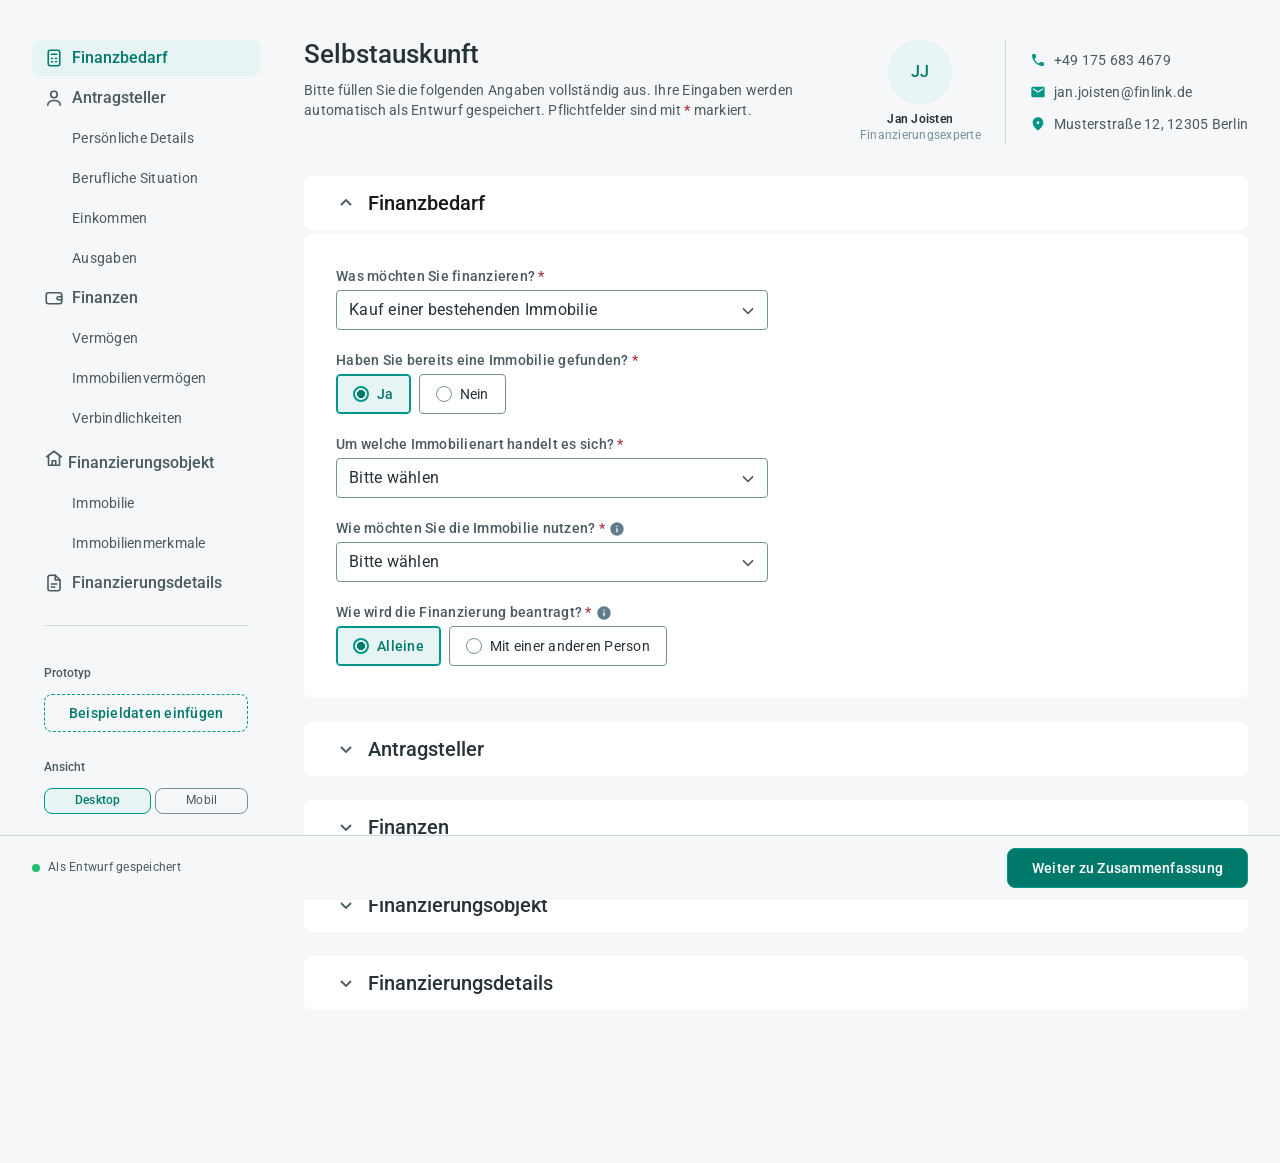
<file: v6.1/index.html>
<!DOCTYPE html>
<html lang="de" data-appearance="grey" data-density="comfortable" data-viewport="desktop" data-brand="teal" data-shell="wide">
<head>
<meta charset="UTF-8">
<meta name="viewport" content="width=device-width, initial-scale=1.0">
<title>Selbstauskunft · V6.1 · FinLink</title>
<!-- Das Symbol in der Tableiste. Auf 16 gezeichnet und nicht aus einer der
     20er-Glyphen verkleinert: die sind mit 1.6 Kontur gesetzt, und 1.6 wird bei
     16px zu 1.28 Geraetepixeln — aus der Linie wird Grau. Hier stehen deshalb
     Flaechen statt Konturen, und der Grund ist gefuellt: eine reine Kontur
     verschwindet auf einer dunklen Tableiste.
     Die Farbe ist teal/700 und nicht teal/500 — dieselbe Rechnung wie beim
     Primaerknopf: Weiss auf teal/500 haelt 3.67:1, auf teal/700 5.32:1, und bei
     16px entscheidet das ueber lesbar oder Matsch (siehe tokens.a11y.css).
     Das hier ist der Stand vor dem ersten Skript. Danach setzt app.js dasselbe
     Symbol noch einmal — aus background/brand/bold statt aus einem eingetippten
     Hex, damit es dem Markenschalter folgt, und mit dem Haken, sobald gesendet
     ist. -->
<link rel="icon" type="image/svg+xml" href="data:image/svg+xml,%3Csvg%20xmlns%3D%22http%3A%2F%2Fwww.w3.org%2F2000%2Fsvg%22%20viewBox%3D%220%200%2016%2016%22%3E%3Crect%20width%3D%2216%22%20height%3D%2216%22%20rx%3D%223.5%22%20fill%3D%22%2300796B%22%2F%3E%3Crect%20x%3D%223.5%22%20y%3D%222.75%22%20width%3D%229%22%20height%3D%2210.5%22%20rx%3D%221.5%22%20fill%3D%22%23fff%22%2F%3E%3Crect%20x%3D%225%22%20y%3D%224.9%22%20width%3D%226%22%20height%3D%221.2%22%20rx%3D%22.6%22%20fill%3D%22%2300796B%22%2F%3E%3Crect%20x%3D%225%22%20y%3D%227.4%22%20width%3D%226%22%20height%3D%221.2%22%20rx%3D%22.6%22%20fill%3D%22%2300796B%22%2F%3E%3Crect%20x%3D%225%22%20y%3D%229.9%22%20width%3D%223.5%22%20height%3D%221.2%22%20rx%3D%22.6%22%20fill%3D%22%2300796B%22%2F%3E%3C%2Fsvg%3E">

<link rel="preconnect" href="https://fonts.googleapis.com">
<link rel="preconnect" href="https://fonts.gstatic.com" crossorigin>
<link href="https://fonts.googleapis.com/css2?family=Roboto:wght@400;500;600;700&display=swap" rel="stylesheet">

<!-- Token layers, in cascade order. The first four are GENERATED by
     build-tokens.py from tokens/ — see README.md. Only components.css is
     hand-written. Removing tokens.a11y.css shows the raw Figma values. -->
<link rel="stylesheet" href="css/tokens.css">
<link rel="stylesheet" href="css/tokens.ext.css">
<link rel="stylesheet" href="css/tokens.a11y.css">
<link rel="stylesheet" href="css/components.css">
</head>
<body>
<a class="skip-link" href="#main">Zum Formular springen</a>

<!-- Auf Überprüfen und Absenden ist die Seitenspalte nur noch der Schalterkasten des
     Prototyps: die Abschnittsliste zeigt auf Karten, die dort nicht mehr stehen, und
     ist mit ihnen weggegangen. Ein 232px breiter Streifen, der nichts zur Seite
     beiträgt, schiebt die Karten aus der Mitte — also ist er dort zu, und dieser Knopf
     holt ihn zurück. Nur auf diesen zwei Ansichten und nur über 900px: im Formular ist
     die Liste echte Navigation und bleibt stehen, und darunter ist die Spalte auf
     beiden Ansichten längst ganz weg. -->
<button type="button" class="tools-toggle" id="tools-toggle" aria-expanded="false" aria-controls="nav">
  <svg class="sliders" viewBox="0 0 20 20" fill="none" stroke="currentColor" stroke-width="1.6"
       stroke-linecap="round" aria-hidden="true">
    <path d="M3.25 6.75h1.5M9.25 6.75h7.5"/>
    <circle cx="7" cy="6.75" r="2.25"/>
    <path d="M3.25 13.25h7.5M15.25 13.25h1.5"/>
    <circle cx="13" cy="13.25" r="2.25"/>
  </svg>
  Darstellung
</button>

<div class="app">
  <nav class="nav" id="nav" aria-label="Abschnitte">
    <!-- Below 900px the list collapses behind this button; above it, .nav-links is
         display:contents and the links are direct flex children of .nav again, so
         the sidebar is laid out exactly as it would be without the wrapper. -->
    <button type="button" class="nav-toggle" aria-expanded="false" aria-controls="nav-links">
      <svg class="burger" viewBox="0 0 20 20" fill="none" stroke="currentColor" stroke-width="1.8"
           stroke-linecap="round" aria-hidden="true">
        <path d="M3 5.5h14M3 10h14M3 14.5h14"/>
      </svg>
      Abschnitte
    </button>

    <div class="nav-links" id="nav-links">
    <!-- The nav mirrors the card structure exactly: a top-level entry per collapsible
         card, and one .sub entry per sub-section inside it. A .sub link therefore only
         ever scrolls — the card it lives in is opened by the click, which opens every
         sub-section with it. -->
    <!-- Only the top-level entries carry an icon: it marks the step you are looking
         for at a glance, and repeating one on every sub-entry would turn the list
         into a column of glyphs with no hierarchy left. All six share the same
         20×20 outlined geometry as the rest of the page's icons. -->
    <a href="#start">
      <svg class="nav-icon" viewBox="0 0 20 20" fill="none" stroke="currentColor" stroke-width="1.6"
           stroke-linecap="round" stroke-linejoin="round" aria-hidden="true">
        <rect x="4.25" y="2.25" width="11.5" height="15.5" rx="2"/>
        <path d="M7.25 6.25h5.5M7.5 10.5h1M11.5 10.5h1M7.5 13.75h1M11.5 13.75h1"/>
      </svg>
      Finanzbedarf
    </a>

    <a href="#antragsteller">
      <svg class="nav-icon" viewBox="0 0 20 20" fill="none" stroke="currentColor" stroke-width="1.6"
           stroke-linecap="round" stroke-linejoin="round" aria-hidden="true">
        <circle cx="10" cy="6.5" r="3.25"/>
        <path d="M3.75 17.25c0-3.2 2.8-4.75 6.25-4.75s6.25 1.55 6.25 4.75"/>
      </svg>
      <span id="person-group-title">Antragsteller</span>
    </a>
    <a href="#pd"                class="sub">Persönliche Details</a>
    <a href="#beruf"             class="sub">Berufliche Situation</a>
    <a href="#einkommen"         class="sub">Einkommen</a>
    <a href="#ausgaben"          class="sub">Ausgaben</a>

    <a href="#finanzen">
      <svg class="nav-icon" viewBox="0 0 20 20" fill="none" stroke="currentColor" stroke-width="1.6"
           stroke-linecap="round" stroke-linejoin="round" aria-hidden="true">
        <rect x="2.25" y="4.75" width="15.5" height="11" rx="2.25"/>
        <path d="M17.75 8.75h-3.25a1.5 1.5 0 0 0 0 3h3.25"/>
      </svg>
      Finanzen
    </a>
    <a href="#vermoegen"         class="sub">Vermögen</a>
    <!-- Vergleichsvariante, siehe Kommentar an der Sektion selbst — mit ihr entfernen.
         Vorerst ausgeblendet: `hidden` hier und an der Sektion wieder entfernen, um den
         Vergleich zurückzuholen. -->
    <a href="#vermoegen-variante-b" class="sub" hidden>Vermögen — Variante B</a>
    <a href="#immobilienbesitz"  class="sub">Immobilienvermögen</a>
    <a href="#verbindlichkeiten" class="sub">Verbindlichkeiten</a>

    <!-- Both the card and its sub-entries come and go with the finance type, so the
         heading uses the same .object-nav switch — without a data-navfor, because it
         stands for whichever object applies rather than for one of them. -->
    <a href="#objekt"    class="object-nav">
      <svg class="nav-icon" viewBox="0 0 20 20" fill="none" stroke="currentColor" stroke-width="1.6"
           stroke-linecap="round" stroke-linejoin="round" aria-hidden="true">
        <path d="M2.75 8.75 10 3.25l7.25 5.5"/>
        <path d="M4.5 8v9.25h11V8"/>
        <path d="M8.25 17.25v-4.5h3.5v4.5"/>
      </svg>
      Finanzierungsobjekt
    </a>
    <!-- Neubau zuerst: auf der Seite steht der Neubau-Block ueber „Immobilie“, die
         Navigation folgt der Reihenfolge der Abschnitte. -->
    <a href="#neubau"    class="sub object-nav" data-navfor="neubau">Neubau</a>
    <!-- The Immobilienart is written into this entry once it is picked — "Immobilie ·
         Grundstück" — the same way the Antragsteller entry picks up the first name. -->
    <a href="#immobilie" class="sub object-nav" data-navfor="immobilie|anschluss|modernisierung|kapital|neubau"><span id="immo-nav-title">Immobilie</span></a>
    <!-- Zweiter Eintrag zum selben Objekt: der Abschnitt ist lang genug, dass man ihn
         gezielt ansteuern will. data-art nimmt ihn beim Grundstück mit dem Abschnitt
         zusammen weg — dafür muss .show unten dem hidden weichen. -->
    <a href="#immobilienmerkmale" class="sub object-nav" data-navfor="immobilie|anschluss|modernisierung|kapital|neubau" data-art="!Grundstück" data-zweck-not="bauvorhaben">Immobilienmerkmale</a>

    <a href="#details">
      <svg class="nav-icon" viewBox="0 0 20 20" fill="none" stroke="currentColor" stroke-width="1.6"
           stroke-linecap="round" stroke-linejoin="round" aria-hidden="true">
        <path d="M11.25 2.25H6a2 2 0 0 0-2 2v11.5a2 2 0 0 0 2 2h8a2 2 0 0 0 2-2V7z"/>
        <path d="M11.25 2.25V7H16"/>
        <path d="M7.25 11h5.5M7.25 14h3.5"/>
      </svg>
      Finanzierungsdetails
    </a>

    <hr class="nav-divider">
    <!-- Nur für den Prototyp: füllt den Antrag mit einem Beispielfall, damit der
         Weg zur Zusammenfassung nicht durch 60 Felder Tippen führt. Bewusst kein
         .seg-Knopf — der ist ein Umschalter, dies ist eine Handlung. Siehe
         prefill.js.

         Steht innerhalb von .nav-links, nicht daneben: oben ist der Wrapper
         display:contents, der Knopf bleibt also genau dort, wo er immer war. Unter
         900px wird aus .nav-links die Klappliste hinter dem Burger — und damit ist
         der Knopf auch auf dem Telefon erreichbar, statt mit .nav-tools ausgeblendet
         zu werden. Er landet dabei nicht in der Leiste selbst, die weiterhin nur den
         Weg zu einem Abschnitt zeigt, sondern in der Liste, die man dafür aufklappt.
         Das gilt auch für die Mobil-Vorschau: der Rahmen lädt dieselbe Seite, führt
         sein eigenes prefill.js aus und füllt damit sein eigenes Formular. -->
    <div class="eyebrow" id="lbl-demo">Prototyp</div>
    <div class="nav-tools">
      <button type="button" class="add-btn" id="prefill">Beispieldaten einfügen</button>
      <p class="nav-note" id="prefill-status" role="status" aria-live="polite"></p>
    </div>
    </div>

    <!-- Kontakt zur Beraterin oder zum Berater, auf dem Telefon. Die Karte aus dem
         Seitenkopf ist dort weg (siehe .advisor im 640px-Block) und steckt hier: das
         Portrait rechts in der klebenden Leiste, und dahinter dieselben drei
         Kontaktwege. Über 640px ist der Block nicht da — dort steht die Karte.

         Er steht NACH .nav-links im Quelltext, nicht davor: die Liste klappt über
         `.nav-toggle[aria-expanded="true"] + .nav-links` auf, und dazwischen
         geschoben wäre sie kein Nachbar des Knopfes mehr. Mit der Tab-Taste kommt
         man dadurch erst durch die Abschnitte und dann zum Portrait — an das Ende
         der Leiste, wo es auch steht. An das rechte Ende schiebt es sich per
         margin-inline-start: auto, nicht per Reihenfolge.

         Die drei Zeilen der Tafel sind Handlungen, keine Angaben: anrufen ist ein
         Link, die anderen beiden kopieren in die Zwischenablage. Deshalb ist die
         Nummer ein <a> und E-Mail und Anschrift sind <button> — was ein Tipp tut,
         soll am Element ablesbar sein und nicht erst im Skript stehen. Das Verb
         steht unsichtbar vor dem Wert, damit die Zeile vorgelesen mehr sagt als die
         Nummer selbst. -->
    <div class="advisor-menu">
      <button type="button" class="advisor-avatar" id="advisor-menu-toggle"
              aria-expanded="false" aria-controls="advisor-menu-pop">
        <span class="sr-only">Kontakt zu <span data-advisor="name">Jan Joisten</span></span>
        <span class="advisor-photo" aria-hidden="true">
          <span class="advisor-initials" data-advisor="initials">JJ</span>
          <img data-advisor="photo" alt="" hidden>
        </span>
      </button>

      <div class="advisor-pop" id="advisor-menu-pop">
        <a class="advisor-action" data-advisor="phone" href="tel:+491756834679">
          <span class="advisor-icon-box"><svg class="advisor-icon" viewBox="0 0 12 12" fill="currentColor" aria-hidden="true"><path d="M9.61499 7.63L8.34499 7.485C8.03999 7.45 7.73999 7.555 7.52499 7.77L6.60499 8.69C5.18999 7.97 4.02999 6.815 3.30999 5.395L4.23499 4.47C4.44999 4.255 4.55499 3.955 4.51999 3.65L4.37499 2.39C4.31499 1.885 3.88999 1.505 3.37999 1.505H2.51499C1.94999 1.505 1.47999 1.975 1.51499 2.54C1.77999 6.81 5.19499 10.22 9.45999 10.485C10.025 10.52 10.495 10.05 10.495 9.485V8.62C10.5 8.115 10.12 7.69 9.61499 7.63Z"/></svg></span>
          <span class="sr-only">Anrufen: </span>
          <span class="advisor-value">+49 175 683 4679</span>
        </a>
        <button type="button" class="advisor-action" data-advisor="mail" data-copy="E-Mail-Adresse">
          <span class="advisor-icon-box"><svg class="advisor-icon" viewBox="0 0 12 12" fill="currentColor" aria-hidden="true"><path d="M10 2H2C1.45 2 1.005 2.45 1.005 3L1 9C1 9.55 1.45 10 2 10H10C10.55 10 11 9.55 11 9V3C11 2.45 10.55 2 10 2ZM9.8 4.125L6.265 6.335C6.105 6.435 5.895 6.435 5.735 6.335L2.2 4.125C2.075 4.045 2 3.91 2 3.765C2 3.43 2.365 3.23 2.65 3.405L6 5.5L9.35 3.405C9.635 3.23 10 3.43 10 3.765C10 3.91 9.925 4.045 9.8 4.125Z"/></svg></span>
          <span class="sr-only">E-Mail-Adresse kopieren: </span>
          <span class="advisor-value">jan.joisten@finlink.de</span>
        </button>
        <button type="button" class="advisor-action" id="advisor-nav-address"
                data-advisor="address" data-copy="Anschrift">
          <span class="advisor-icon-box"><svg class="advisor-icon" viewBox="0 0 12 12" fill="currentColor" aria-hidden="true"><path d="M6 1C3.9 1 2 2.61 2 5.1C2 6.69 3.225 8.56 5.67 10.715C5.86 10.88 6.145 10.88 6.335 10.715C8.775 8.56 10 6.69 10 5.1C10 2.61 8.1 1 6 1ZM6 6C5.45 6 5 5.55 5 5C5 4.45 5.45 4 6 4C6.55 4 7 4.45 7 5C7 5.55 6.55 6 6 6Z"/></svg></span>
          <span class="sr-only">Anschrift kopieren: </span>
          <span class="advisor-value">Musterstraße 12, 12305 Berlin</span>
        </button>
        <p class="advisor-status" id="advisor-copy-status" role="status" aria-live="polite"></p>
      </div>
    </div>


    <!-- Mobil loads this same page into a phone-sized iframe next to the sidebar —
         a real viewport, so the breakpoints and the Mobile typography from the
         export apply exactly as they do on a phone. See .phone in components.css. -->
    <div class="eyebrow" id="lbl-viewport">Ansicht</div>
    <div class="seg" role="group" aria-labelledby="lbl-viewport">
      <button type="button" data-viewport="desktop" aria-pressed="true">Desktop</button>
      <button type="button" data-viewport="mobile" aria-pressed="false">Mobil</button>
    </div>

    <div class="eyebrow" id="lbl-density">Dichte</div>
    <div class="seg" role="group" aria-labelledby="lbl-density">
      <button type="button" data-density="comfortable" aria-pressed="true">Komfortabel</button>
      <button type="button" data-density="compact" aria-pressed="false">Kompakt</button>
    </div>

    <!-- Die Schale hört bei --ds-layout-content-max auf zu wachsen, steht aber links:
         auf einem breiten Schirm bleibt rechts ein Streifen Grau und die Seite sieht
         aus, als sei sie an den Rand gerutscht. „Zentriert" stellt den Inhalt in die
         Fenstermitte und lässt die Navigation an der Gosse stehen — sie ist ein
         Werkzeug am Rand, der Inhalt ist das, worauf man schaut. Die Spaltenbreiten
         ändern sich dabei nicht, nur der Abstand zwischen ihnen.
         Unterhalb von rund 1788px tut der Schalter nichts: dort läge die Mitte links
         von der Navigation, und der Inhalt liefe in sie hinein. -->
    <div class="eyebrow" id="lbl-shell">Ausrichtung</div>
    <div class="seg" role="group" aria-labelledby="lbl-shell">
      <button type="button" data-shell="wide" aria-pressed="true">Breit</button>
      <button type="button" data-shell="centered" aria-pressed="false">Zentriert</button>
    </div>

    <div class="eyebrow" id="lbl-appearance">Erscheinungsbild</div>
    <div class="seg" role="group" aria-labelledby="lbl-appearance">
      <button type="button" data-appearance="grey" aria-pressed="true">Default</button>
      <button type="button" data-appearance="dark" aria-pressed="false">Dunkel</button>
    </div>

    <!-- Nur für den Prototyp: die Markenfarbe durchtauschen, um zu sehen, wie die
         Screens unter einer anderen Marke aussehen. Der Schalter setzt data-brand auf
         <html>, und getauscht werden ausschließlich die sieben Primitive der Rampe —
         nicht die semantischen Rollen. Knöpfe, Links, Fokusringe, gewählte Chips, der
         Kontrast-Pass und der Dunkelmodus folgen deshalb von selbst; keine Komponente
         weiß von diesem Schalter. Die Rampen stehen in components.css unter
         „Markenrampen“. Wie die übrigen Schalter gilt er für Desktop und Mobil-Vorschau
         gleichzeitig — data-brand steht in SETTINGS und reist per postMessage mit. -->
    <div class="eyebrow" id="lbl-brand">Marke</div>
    <div class="seg" role="group" aria-labelledby="lbl-brand">
      <button type="button" data-brand="teal"  aria-pressed="true">Teal</button>
      <button type="button" data-brand="coral" aria-pressed="false">Koralle</button>
      <button type="button" data-brand="blue"  aria-pressed="false">Blau</button>
      <button type="button" data-brand="steel" aria-pressed="false">Stahl</button>
    </div>
  </nav>

  <main class="content" id="main">

    <!-- Seitenkopf: links, worum es geht, rechts, wer den Link geschickt hat. Eine
         Zeile, weil die Person die Frage "warum liegt das hier vor mir" beantwortet
         und nicht das Formular anfuehrt — vor der Ueberschrift stehend haette sie
         genau das getan.
         Der Magic Link traegt die Person mit sich; app.js liest sie aus der Adresse
         (initAdvisor) und schreibt sie hier hinein. Was im Quelltext steht, ist der
         Stand ohne Parameter.
         Das Portraet ist ein <img> ohne src, solange keins mitkommt; sichtbar sind
         dann die Initialen darunter. Einen alt-Text bekommt es nicht: der Name steht
         unmittelbar darunter, und ein zweites Mal vorgelesen zu werden hilft
         niemandem.
         Was hier data-advisor traegt, gibt es zweimal: einmal in dieser Karte und
         einmal im Kontaktmenue der Mobil-Leiste. initAdvisor schreibt in beide,
         darum steht der Haken am Attribut und nicht an der id. -->
    <div class="page-head">
      <div class="page-intro">
        <h1 class="page-title">Selbstauskunft</h1>
        <p class="lede">Bitte füllen Sie die folgenden Angaben vollständig aus. Ihre Eingaben
          werden automatisch als Entwurf gespeichert. Pflichtfelder sind mit
          <span class="req" aria-hidden="true">*</span> markiert.</p>
      </div>

      <aside class="advisor" aria-labelledby="advisor-name">
        <div class="advisor-person">
          <span class="advisor-photo">
            <span class="advisor-initials" id="advisor-initials" data-advisor="initials" aria-hidden="true">JJ</span>
            <img id="advisor-photo" data-advisor="photo" alt="" hidden>
          </span>
          <div class="advisor-identity">
            <p class="advisor-name" id="advisor-name" data-advisor="name">Jan Joisten</p>
            <p class="advisor-role" id="advisor-role" data-advisor="role">Finanzierungsexperte</p>
          </div>
        </div>

        <!-- Der Wert liegt INNERHALB des Links und nicht daneben: der Link ist die
             ganze Zeile, und was man anklickt, soll das sein, was man liest. Das dt
             traegt das Wort, das nie auf dem Schirm steht — Telefon, E-Mail,
             Adresse —, sonst liest ein Screenreader drei Werte ohne Begriff vor.
             Auf dem Telefon ist dieser Block nicht da; dort stehen dieselben drei
             Wege hinter dem Portrait in der Leiste (.advisor-menu oben).
             Ueber jeder Zeile haengt eine Blase, die vorher sagt, was der Klick
             tut. Zwei davon tragen data-copy und kopieren den Wert, statt ein
             Mailprogramm oder eine Kartensuche zu oeffnen (siehe wireAdvisorCopy in
             app.js); die href bleibt trotzdem stehen, ohne Skript ist die Zeile
             wieder der Link, der sie war. Die Nummer ist die Ausnahme und bleibt ein
             echter tel:-Link: sie uebergibt an die Telefon-App, und dass genau das
             passiert, ist das, was die Blase dort ankuendigt. Sie ist deshalb auch
             kein role="status" — es kommt keine Quittung nach, auf die zu warten
             waere.
             Die drei Icons sind die Exporte aus Icons/ — gefuellt, im 12er-Raster —
             Pfad fuer Pfad unveraendert uebernommen. Weggelassen ist nur die
             Klammer aus clipPath, die bei allen dreien nichts abschneidet;
             ersetzt ist nur die eingebrannte #003EB4 durch currentColor, damit die
             Farbe aus icon/brand/bold kommt und dem Markenschalter folgt. -->
        <dl class="advisor-contact">
          <div class="advisor-row">
            <dt class="sr-only">Telefon</dt>
            <dd>
              <a class="advisor-link" id="advisor-phone" data-advisor="phone"
                 href="tel:+491756834679">
                <span class="advisor-icon-box">
                  <svg class="advisor-icon" viewBox="0 0 12 12" fill="currentColor" aria-hidden="true">
                    <path d="M9.61499 7.63L8.34499 7.485C8.03999 7.45 7.73999 7.555 7.52499 7.77L6.60499 8.69C5.18999 7.97 4.02999 6.815 3.30999 5.395L4.23499 4.47C4.44999 4.255 4.55499 3.955 4.51999 3.65L4.37499 2.39C4.31499 1.885 3.88999 1.505 3.37999 1.505H2.51499C1.94999 1.505 1.47999 1.975 1.51499 2.54C1.77999 6.81 5.19499 10.22 9.45999 10.485C10.025 10.52 10.495 10.05 10.495 9.485V8.62C10.5 8.115 10.12 7.69 9.61499 7.63Z"/>
                  </svg>
                </span>
                <span class="advisor-value">+49 175 683 4679</span>
              </a>
              <span class="info-bubble advisor-hint">Öffnet die Telefon-App</span>
            </dd>
          </div>
          <div class="advisor-row">
            <dt class="sr-only">E-Mail</dt>
            <dd>
              <a class="advisor-link" id="advisor-mail" data-advisor="mail"
                 data-copy href="mailto:jan.joisten@finlink.de">
                <span class="advisor-icon-box">
                  <svg class="advisor-icon" viewBox="0 0 12 12" fill="currentColor" aria-hidden="true">
                    <path d="M10 2H2C1.45 2 1.005 2.45 1.005 3L1 9C1 9.55 1.45 10 2 10H10C10.55 10 11 9.55 11 9V3C11 2.45 10.55 2 10 2ZM9.8 4.125L6.265 6.335C6.105 6.435 5.895 6.435 5.735 6.335L2.2 4.125C2.075 4.045 2 3.91 2 3.765C2 3.43 2.365 3.23 2.65 3.405L6 5.5L9.35 3.405C9.635 3.23 10 3.43 10 3.765C10 3.91 9.925 4.045 9.8 4.125Z"/>
                  </svg>
                </span>
                <span class="advisor-value">jan.joisten@finlink.de</span>
              </a>
              <span class="info-bubble advisor-hint" role="status">Zum Kopieren klicken</span>
            </dd>
          </div>
          <div class="advisor-row">
            <dt class="sr-only">Adresse</dt>
            <dd>
              <a class="advisor-link" id="advisor-address" data-advisor="address"
                 data-copy
                 href="https://www.google.com/maps/search/?api=1&amp;query=Musterstra%C3%9Fe%2012%2C%2012305%20Berlin"
                 target="_blank" rel="noopener noreferrer">
                <span class="advisor-icon-box">
                  <svg class="advisor-icon" viewBox="0 0 12 12" fill="currentColor" aria-hidden="true">
                    <path d="M6 1C3.9 1 2 2.61 2 5.1C2 6.69 3.225 8.56 5.67 10.715C5.86 10.88 6.145 10.88 6.335 10.715C8.775 8.56 10 6.69 10 5.1C10 2.61 8.1 1 6 1ZM6 6C5.45 6 5 5.55 5 5C5 4.45 5.45 4 6 4C6.55 4 7 4.45 7 5C7 5.55 6.55 6 6 6Z"/>
                  </svg>
                </span>
                <span class="advisor-value">Musterstraße 12, 12305 Berlin</span>
              </a>
              <span class="info-bubble advisor-hint" role="status">Zum Kopieren klicken</span>
            </dd>
          </div>
        </dl>
      </aside>
    </div>

    <!-- ===================== 1 · FINANZBEDARF ===================== -->
    <section class="card" id="start" aria-labelledby="h-start" data-open="true">
      <h2 class="card-head">
        <button type="button" class="card-toggle" aria-expanded="true" aria-controls="body-start">
          <svg class="chev" viewBox="0 0 20 20" fill="none" stroke="currentColor" stroke-width="1.8" aria-hidden="true"><path d="M5 8l5 5 5-5"/></svg>
          <span class="card-title" id="h-start">Finanzbedarf</span>
        </button>
      </h2>
      <div class="card-body" id="body-start">
        <div class="card-body-inner">
          <div class="card-pad">
      <div class="grid">
        <div class="field col-6">
          <label for="zweck">Was möchten Sie finanzieren? <span class="req" aria-hidden="true">*</span></label>
          <span class="select-wrap">
            <select class="select" id="zweck" required>
              <option value="neubau-bautraeger">Neubau vom Bauträger</option>
              <option value="kauf" selected>Kauf einer bestehenden Immobilie</option>
              <option value="bauvorhaben">Eigenes Bauvorhaben</option>
              <option value="modernisierung">Modernisierung</option>
              <option value="anschluss">Anschlussfinanzierung</option>
              <option value="kapitalbeschaffung">Kapitalbeschaffung</option>
            </select>
          </span>
        </div>
      </div>

      <!-- Immobilie gefunden? — nur bei Kauf -->
      <div class="reveal" id="c-gefunden"><div class="reveal-inner"><div class="pad">
        <div class="field" role="group" aria-labelledby="lbl-gefunden" id="gefunden" data-required>
          <span class="group-label" id="lbl-gefunden">Haben Sie bereits eine Immobilie gefunden? <span class="req" aria-hidden="true">*</span></span>
          <div class="choices">
            <label class="choice"><input type="radio" name="gefunden" value="Ja" checked><span>Ja</span></label>
            <label class="choice"><input type="radio" name="gefunden" value="Nein"><span>Nein</span></label>
          </div>
        </div>
      </div></div></div>

      <div class="reveal" id="c-immobilienart"><div class="reveal-inner"><div class="pad">
        <div class="grid">
          <div class="field col-6">
            <label for="immobilienart">Um welche Immobilienart handelt es sich? <span class="req" aria-hidden="true">*</span></label>
            <span class="select-wrap">
              <select class="select" id="immobilienart" required>
                <option value="">Bitte wählen</option>
                <option>Eigentumswohnung</option>
                <option>Einfamilienhaus</option>
                <option>Zweifamilienhaus</option>
                <option>Mehrfamilienhaus</option>
                <option>Doppelhaushälfte</option>
                <option>Reihenendhaus</option>
                <option>Reihenmittelhaus</option>
                <option>Wohn- und Geschäftshaus</option>
                <option>Grundstück</option>
              </select>
            </span>
          </div>
        </div>
      </div></div></div>

      <div class="reveal" id="c-nutzung"><div class="reveal-inner"><div class="pad">
        <div class="grid">
          <div class="field col-6">
            <label for="nutzung"><span data-text-for="anschluss|kapitalbeschaffung|modernisierung" data-text="Wie wird die Immobilie genutzt?">Wie möchten Sie die Immobilie nutzen?</span> <span class="req" aria-hidden="true">*</span></label>
            <p class="help" id="h-nutzung">Einige Banken gewähren einen Zinsnachlass, wenn die Immobilie
              eigengenutzt wird. Eine KfW-Förderung ist bei vermieteten Objekten teilweise möglich.</p>
            <span class="select-wrap">
              <select class="select" id="nutzung" aria-describedby="h-nutzung" required
                      data-show-when="Vermieten|Teilweise vermieten" data-controls="#c-i-vermietung">
                <option value="">Bitte wählen</option>
                <option>Selbst nutzen</option>
                <option>Vermieten</option>
                <option>Teilweise vermieten</option>
              </select>
            </span>
          </div>
        </div>
      </div></div></div>

      <div class="grid">
        <div class="field col-6" role="group" id="darlehensnehmer"
             aria-labelledby="lbl-dn" aria-describedby="h-dn" data-required>
          <span class="group-label" id="lbl-dn">Wie wird die Finanzierung beantragt? <span class="req" aria-hidden="true">*</span></span>
          <p class="help" id="h-dn">Falls Sie verheiratet sind, stellen Sie den Antrag bitte gemeinsam
            mit Ihrem Ehepartner. Dies ist eine Voraussetzung der meisten Kreditgeber.</p>
          <div class="choices">
            <label class="choice"><input type="radio" name="darlehensnehmer" value="1" checked><span>Alleine</span></label>
            <label class="choice"><input type="radio" name="darlehensnehmer" value="2"><span>Mit einer anderen Person</span></label>
          </div>
        </div>
      </div>
          </div>
        </div>
      </div>
    </section>

    <!-- ===================== 2 · ANTRAGSTELLER ===================== -->
    <!-- The four parts of this step are one list, not four doors: they open with the
         card and stay open, so the headings only say which part you are in. -->
    <section class="card" id="antragsteller" aria-labelledby="h-antragsteller" data-open="false">
      <h2 class="card-head">
        <button type="button" class="card-toggle" aria-expanded="false" aria-controls="body-antragsteller">
          <svg class="chev" viewBox="0 0 20 20" fill="none" stroke="currentColor" stroke-width="1.8" aria-hidden="true"><path d="M5 8l5 5 5-5"/></svg>
          <span class="card-title" id="h-antragsteller">Antragsteller</span>
        </button>
      </h2>
      <div class="card-body" id="body-antragsteller">
        <div class="card-body-inner">
          <div class="subsections">
        <!-- ===================== PERSÖNLICHE DETAILS ===================== -->
        <section class="subsection-static" id="pd" aria-labelledby="h-pd">
          <h3 class="subsection-title" id="h-pd">Persönliche Details</h3>
          <div class="card-pad">
              <div class="card-actions"><button type="button" class="add-btn" id="add-applicant">+ Antragsteller 2 hinzufügen</button></div>
          <div class="applicants" data-applicants="pd">
            <div class="applicant" data-applicant="1">
              <div class="applicant-head"><span class="applicant-title">Antragsteller 1</span></div>
              <div class="grid">
                <div class="field col-12 chip-row" role="group" aria-labelledby="lbl-a1-anrede" data-required>
                  <span class="group-label" id="lbl-a1-anrede">Anrede <span class="req" aria-hidden="true">*</span></span>
                  <div class="choices">
                    <label class="choice"><input type="radio" name="a1-anrede" value="Frau"><span>Frau</span></label>
                    <label class="choice"><input type="radio" name="a1-anrede" value="Herr"><span>Herr</span></label>
                    <label class="choice"><input type="radio" name="a1-anrede" value="Divers"><span>Divers</span></label>
                  </div>
                </div>
                <div class="field col-12 chip-row" role="group" aria-labelledby="lbl-a1-titel">
                  <span class="group-label" id="lbl-a1-titel">Titel</span>
                  <div class="choices">
                    <label class="choice"><input type="radio" name="a1-titel" value="" checked><span>Kein Titel</span></label>
                    <label class="choice"><input type="radio" name="a1-titel" value="Dr."><span>Dr.</span></label>
                    <label class="choice"><input type="radio" name="a1-titel" value="Prof."><span>Prof.</span></label>
                    <label class="choice"><input type="radio" name="a1-titel" value="Prof. Dr."><span>Prof. Dr.</span></label>
                  </div>
                </div>
                <div class="field col-6">
                  <label for="a1-vorname">Vorname <span class="req" aria-hidden="true">*</span></label>
                  <input class="input" id="a1-vorname" type="text" data-role="vorname" autocomplete="given-name" required>
                </div>
                <div class="field col-6">
                  <label for="a1-nachname">Nachname <span class="req" aria-hidden="true">*</span></label>
                  <input class="input" id="a1-nachname" type="text" data-role="nachname" autocomplete="family-name" required>
                </div>
                <!-- E-Mail ODER Telefon: erreichbar sein ist Pflicht, auf welchem Weg
                     nicht. Deshalb trägt keines der beiden Felder `required` — das würde
                     beide verlangen. Die Gruppe darum hält die Regel (data-one-of), färbt
                     im Fehlerfall beide Felder und trägt die eine Meldung darunter; das
                     Sternchen steht folgerichtig an der Gruppe und nicht an den
                     Feldern. -->
                <div class="field col-12" role="group" aria-labelledby="lbl-a1-kontakt" data-one-of>
                  <span class="group-label" id="lbl-a1-kontakt">Erreichbarkeit <span class="req" aria-hidden="true">*</span></span>
                  <p class="help" id="h-a1-kontakt">Eine der beiden Angaben genügt — darüber meldet sich die Beraterin oder der Berater bei Rückfragen.</p>
                  <div class="grid">
                    <div class="field col-6">
                      <label for="a1-email">E-Mail-Adresse</label>
                      <input class="input" id="a1-email" type="email" inputmode="email"
                             autocomplete="email" data-mail aria-describedby="h-a1-kontakt">
                    </div>
                    <div class="field col-6">
                      <label for="a1-telefon">Telefonnummer</label>
                      <input class="input" id="a1-telefon" type="tel" inputmode="tel"
                             autocomplete="tel" aria-describedby="h-a1-kontakt">
                    </div>
                  </div>
                </div>
                <!-- Steht in der Vorlage, sichtbar ist es nur bei Antragsteller 2:
                     dessen Block ist eine Kopie dieses hier, und was nicht hier steht,
                     kommt nie in die Kopie. Ausgeblendet wird es deshalb per CSS an
                     .applicant[data-applicant="1"] und nicht per hidden — hidden
                     hiesse „wird gerade nicht gefragt“, und genau so liest es isAsked.
                     data-adr an den vier Adressfeldern ist der Griff, mit dem die
                     Uebernahme sie findet: die ids bekommen in der Kopie ein Suffix,
                     die Rolle des Feldes bleibt. „Wohnhaft seit“ traegt keinen — das
                     ist ein Datum pro Person und kein Teil der Anschrift. -->
                <div class="field col-12 same-address">
                  <label class="choice plain" for="a1-adr-gleich">
                    <input type="checkbox" id="a1-adr-gleich" data-same-address>
                    <span>Adresse wie bei Antragsteller 1</span>
                  </label>
                </div>
                <div class="field col-8">
                  <label for="a1-strasse">Straße <span class="req" aria-hidden="true">*</span></label>
                  <input class="input" id="a1-strasse" type="text" data-adr="strasse" autocomplete="address-line1" required>
                </div>
                <div class="field col-4">
                  <label for="a1-hausnr">Hausnr. <span class="req" aria-hidden="true">*</span></label>
                  <input class="input" id="a1-hausnr" type="text" data-adr="hausnr" autocomplete="address-line2" required>
                </div>
                <div class="field col-4">
                  <label for="a1-plz">PLZ <span class="req" aria-hidden="true">*</span></label>
                  <input class="input" id="a1-plz" type="text" data-adr="plz" inputmode="numeric" autocomplete="postal-code" required>
                </div>
                <div class="field col-4">
                  <label for="a1-ort">Ort <span class="req" aria-hidden="true">*</span></label>
                  <input class="input" id="a1-ort" type="text" data-adr="ort" autocomplete="address-level2" required>
                </div>
                <div class="field col-4">
                  <label for="a1-wohnhaft">Wohnhaft seit</label>
                  <input class="input" id="a1-wohnhaft" type="text" placeholder="tt.mm.jjjj" inputmode="numeric">
                </div>
                <div class="field col-6">
                  <label for="a1-gebdatum">Geburtsdatum <span class="req" aria-hidden="true">*</span></label>
                  <input class="input" id="a1-gebdatum" type="text" placeholder="tt.mm.jjjj" inputmode="numeric" autocomplete="bday" required>
                </div>
                <div class="field col-6">
                  <label for="a1-gebort">Geburtsort <span class="req" aria-hidden="true">*</span></label>
                  <input class="input" id="a1-gebort" type="text" required>
                </div>
                <div class="field col-6">
                  <label for="a1-staat">Staatsangehörigkeit <span class="req" aria-hidden="true">*</span></label>
                  <!-- Mock data, deliberately short: the DACH region first because that is
                       who the form is for, then the most common remaining nationalities
                       alphabetically, then an escape hatch. A real list is ~200 entries and
                       wants a type-ahead rather than a select — which is what the placeholder
                       here used to promise without anything implementing it. -->
                  <span class="select-wrap">
                    <select class="select" id="a1-staat" required>
                      <option value="">Bitte wählen</option>
                      <option>deutsch</option>
                      <option>österreichisch</option>
                      <option>schweizerisch</option>
                      <option>französisch</option>
                      <option>griechisch</option>
                      <option>italienisch</option>
                      <option>kroatisch</option>
                      <option>niederländisch</option>
                      <option>polnisch</option>
                      <option>portugiesisch</option>
                      <option>rumänisch</option>
                      <option>spanisch</option>
                      <option>türkisch</option>
                      <option>Sonstige</option>
                    </select>
                  </span>
                </div>
                <div class="field col-6 col-start">
                  <label for="a1-steuerid">Steuer-ID</label>
                  <!-- The Steuer-ID is exactly 11 digits and never grouped or punctuated,
                       so it takes the numeric keypad and a length cap rather than a mask.
                       No autocomplete attribute: there is no autofill token for a tax id,
                       and `off` would be wrong here — cloneApplicant prefixes every
                       autocomplete it finds, and `section-… off` is not a valid pair. -->
                  <input class="input" id="a1-steuerid" type="text" inputmode="numeric"
                    maxlength="11" placeholder="11-stellig">
                </div>
                <div class="field col-6 col-start">
                  <label for="a1-familienstand">Familienstand <span class="req" aria-hidden="true">*</span></label>
                  <span class="select-wrap">
                    <select class="select" id="a1-familienstand" data-show-when="verheiratet" required>
                      <option value="">Bitte wählen</option>
                      <option value="ledig">ledig</option>
                      <option value="verheiratet">verheiratet</option>
                      <option value="geschieden">geschieden</option>
                      <option value="verwitwet">verwitwet</option>
                      <option value="eingetr">eingetr. Lebenspartnerschaft</option>
                    </select>
                  </span>
                  <div class="reveal"><div class="reveal-inner"><div class="pad">
                    <div class="field">
                      <label for="a1-guterstand">In welchem Güterstand leben Sie? <span class="req" aria-hidden="true">*</span></label>
                      <span class="select-wrap">
                        <select class="select" id="a1-guterstand" required>
                          <option>Zugewinngemeinschaft</option><option>Gütertrennung</option><option>Gütergemeinschaft</option>
                        </select>
                      </span>
                    </div>
                  </div></div></div>
                </div>

                <!-- Kinder standen bis hierher als eigener Schritt zwischen
                     Antragsteller und Finanzen — als Frage an den Haushalt. Sie sind
                     aber eine Frage an die Person: wer für ein Kind aufkommt, steht
                     bei zwei Antragstellern nicht automatisch für beide fest. Die
                     Frage steht deshalb jetzt hier, einmal pro Antragsteller, und
                     ihre Liste gehört dem Block, in dem sie steht.
                     data-kinder statt einer id ist der Griff fürs Skript: die id
                     bekommt in der Kopie ein Suffix, die Rolle des Feldes bleibt. -->
                <div class="field col-12" role="group" aria-labelledby="lbl-a1-kinder"
                     data-kinder data-show-when="Ja">
                  <span class="group-label" id="lbl-a1-kinder">Haben Sie Kinder, die finanziell von Ihnen abhängig sind?</span>
                  <div class="choices">
                    <label class="choice"><input type="radio" name="a1-kinder" value="Ja"><span>Ja</span></label>
                    <label class="choice"><input type="radio" name="a1-kinder" value="Nein"><span>Nein</span></label>
                  </div>
                  <div class="reveal"><div class="reveal-inner"><div class="pad">
                    <div class="kinder-list"></div>
                    <!-- Der Knopf steht unter der Liste, nicht darueber: „Ja“ bringt
                         Kind 1 schon mit, und was er tut, ist von da an immer
                         „eines mehr“ — das gehoert ans Ende dessen, was schon da ist,
                         und nicht davor. -->
                    <button type="button" class="add-btn kinder-add">+ Weiteres Kind hinzufügen</button>
                  </div></div></div>
                </div>
              </div>
            </div>
          </div>
          </div>
        </section>
        <!-- ===================== BERUFLICHE SITUATION ===================== -->
        <section class="subsection-static" id="beruf" aria-labelledby="h-beruf">
          <h3 class="subsection-title" id="h-beruf">Berufliche Situation</h3>
          <div class="card-pad">
          <div class="applicants" data-applicants="beruf">
            <div class="applicant" data-applicant="1">
              <div class="applicant-head"><span class="applicant-title">Antragsteller 1</span></div>
              <!-- The employment status is the one question everybody answers, and it
                   decides which block follows: an employer, a company, a pension, or
                   nothing at all for someone who is not earning. One case per answer in
                   #b1-status-cases, only ever one of them open. -->
              <div class="grid">
                <div class="field col-6">
                  <label for="b1-verhaeltnis">Beschäftigungsverhältnis <span class="req" aria-hidden="true">*</span></label>
                  <span class="select-wrap">
                    <select class="select" id="b1-verhaeltnis" required data-switch="#b1-status-cases">
                      <option value="">Bitte wählen</option>
                      <option>Angestellt</option><option>Selbstständig</option><option>Beamtin / Beamter</option>
                      <option>Rentnerin / Rentner</option><option>Arbeitslos</option>
                      <option>Studentin / Student</option><option>Hausfrau / Hausmann</option>
                    </select>
                  </span>
                </div>
              </div>
              <div id="b1-status-cases">
              <!-- Angestellt and Beamtin / Beamter ask the same thing: both have an
                   employer, the Dienstherr being one. -->
              <div class="reveal" id="c-b1-arbeitgeber" data-when="Angestellt|Beamtin / Beamter"><div class="reveal-inner"><div class="pad">
              <div class="grid">
                <!-- Beruf, Branche and the employer's name are asked but not insisted on:
                     they describe the applicant, they do not carry the credit decision the
                     way the income figures and the employer's address do. -->
                <div class="field col-6">
                  <label for="b1-beruf">Ausgeübter Beruf</label>
                  <input class="input" id="b1-beruf" type="text" autocomplete="organization-title">
                </div>
                <div class="field col-6">
                  <label for="b1-branche">Branche</label>
                  <span class="select-wrap">
                    <select class="select" id="b1-branche">
                      <option value="">Bitte wählen</option>
                      <option>Industrie</option><option>Dienstleistung</option><option>Handel</option>
                      <option>Handwerk</option><option>Öffentlicher Dienst</option>
                      <option>Gesundheitswesen</option><option>IT</option><option>Sonstiges</option>
                    </select>
                  </span>
                </div>
                <div class="field col-8">
                  <label for="b1-arbeitgeber">Name des Arbeitgebers</label>
                  <input class="input" id="b1-arbeitgeber" type="text" autocomplete="organization">
                </div>
                <div class="field col-4">
                  <label for="b1-seit">Beschäftigt seit <span class="req" aria-hidden="true">*</span></label>
                  <input class="input" id="b1-seit" type="text" placeholder="mm.jjjj" inputmode="numeric" required>
                </div>
                <div class="field col-12" role="group" aria-labelledby="lbl-b1-befristet" data-show-when="Ja">
                  <span class="group-label" id="lbl-b1-befristet">Ist das Arbeitsverhältnis befristet?</span>
                  <div class="choices">
                    <label class="choice"><input type="radio" name="b1-befristet" value="Ja"><span>Ja</span></label>
                    <label class="choice"><input type="radio" name="b1-befristet" value="Nein"><span>Nein</span></label>
                  </div>
                  <div class="reveal"><div class="reveal-inner"><div class="pad">
                    <div class="grid">
                      <div class="field col-6">
                        <label for="b1-befristet-bis">Befristet bis <span class="req" aria-hidden="true">*</span></label>
                        <input class="input" id="b1-befristet-bis" type="text" placeholder="mm.jjjj" inputmode="numeric" required>
                      </div>
                    </div>
                  </div></div></div>
                </div>
                <div class="field col-12" role="group" aria-labelledby="lbl-b1-probezeit">
                  <span class="group-label" id="lbl-b1-probezeit">Befinden Sie sich in der Probezeit?</span>
                  <div class="choices">
                    <label class="choice"><input type="radio" name="b1-probezeit" value="Ja"><span>Ja</span></label>
                    <label class="choice"><input type="radio" name="b1-probezeit" value="Nein"><span>Nein</span></label>
                  </div>
                </div>
              </div>
              </div></div></div>

              <!-- Selbstständig: the company takes the employer's place. The figures it
                   earns are asked once, under Einkommen, so they are not repeated here. -->
              <div class="reveal" id="c-b1-selbststaendig" data-when="Selbstständig"><div class="reveal-inner"><div class="pad">
              <div class="grid">
                <div class="field col-8">
                  <label for="b1-firma">Name des Unternehmens <span class="req" aria-hidden="true">*</span></label>
                  <input class="input" id="b1-firma" type="text" required>
                </div>
                <div class="field col-4">
                  <label for="b1-rechtsform">Rechtsform <span class="req" aria-hidden="true">*</span></label>
                  <span class="select-wrap">
                    <select class="select" id="b1-rechtsform" required>
                      <option value="">Bitte wählen</option>
                      <option>Einzelunternehmen</option><option>Freiberuflich</option><option>GbR</option>
                      <option>GmbH</option><option>UG (haftungsbeschränkt)</option><option>GmbH &amp; Co. KG</option>
                      <option>KG</option><option>OHG</option><option>AG</option><option>Sonstige</option>
                    </select>
                  </span>
                </div>
                <div class="field col-6">
                  <!-- The same question as under Angestellt, so it is asked the same way:
                       optional there, optional here. -->
                  <label for="b1-sb-branche">Branche</label>
                  <span class="select-wrap">
                    <select class="select" id="b1-sb-branche">
                      <option value="">Bitte wählen</option>
                      <option>Industrie</option><option>Dienstleistung</option><option>Handel</option>
                      <option>Handwerk</option><option>Öffentlicher Dienst</option>
                      <option>Gesundheitswesen</option><option>IT</option><option>Sonstiges</option>
                    </select>
                  </span>
                </div>
                <div class="field col-6">
                  <label for="b1-sb-seit">Selbstständig seit <span class="req" aria-hidden="true">*</span></label>
                  <input class="input" id="b1-sb-seit" type="text" placeholder="mm.jjjj" inputmode="numeric" required>
                </div>
              </div>
              </div></div></div>

              <!-- Rentnerin / Rentner: which pension, and since when. -->
              <div class="reveal" id="c-b1-rente" data-when="Rentnerin / Rentner"><div class="reveal-inner"><div class="pad">
              <div class="grid">
                <div class="field col-6">
                  <label for="b1-rentenart">Art der Rente <span class="req" aria-hidden="true">*</span></label>
                  <span class="select-wrap">
                    <select class="select" id="b1-rentenart" required>
                      <option value="">Bitte wählen</option>
                      <option>Altersrente</option><option>Pension</option>
                      <option>Erwerbsminderungsrente</option><option>Witwen- / Witwerrente</option>
                      <option>Sonstige</option>
                    </select>
                  </span>
                </div>
                <div class="field col-6">
                  <label for="b1-rente-seit">Rente bezogen seit <span class="req" aria-hidden="true">*</span></label>
                  <input class="input" id="b1-rente-seit" type="text" placeholder="mm.jjjj" inputmode="numeric" required>
                </div>
              </div>
              </div></div></div>

              <!-- Arbeitslos: only the date is needed. The previous occupation says
                   something about the prospect of the next one, so it is asked, but
                   nobody is held up by it. -->
              <div class="reveal" id="c-b1-arbeitslos" data-when="Arbeitslos"><div class="reveal-inner"><div class="pad">
              <div class="grid">
                <div class="field col-4">
                  <label for="b1-al-seit">Arbeitslos seit <span class="req" aria-hidden="true">*</span></label>
                  <input class="input" id="b1-al-seit" type="text" placeholder="mm.jjjj" inputmode="numeric" required>
                </div>
                <div class="field col-8">
                  <label for="b1-al-beruf">Zuletzt ausgeübter Beruf</label>
                  <input class="input" id="b1-al-beruf" type="text">
                </div>
              </div>
              </div></div></div>

              <!-- Studentin / Student -->
              <div class="reveal" id="c-b1-studium" data-when="Studentin / Student"><div class="reveal-inner"><div class="pad">
              <div class="grid">
                <div class="field col-8">
                  <label for="b1-hochschule">Hochschule / Ausbildungsstätte <span class="req" aria-hidden="true">*</span></label>
                  <input class="input" id="b1-hochschule" type="text" required>
                </div>
                <div class="field col-4">
                  <label for="b1-studium-ende">Voraussichtliches Ende <span class="req" aria-hidden="true">*</span></label>
                  <input class="input" id="b1-studium-ende" type="text" placeholder="mm.jjjj" inputmode="numeric" required>
                </div>
              </div>
              </div></div></div>
              <!-- Hausfrau / Hausmann has no case: there is nothing further to ask. -->
              </div>
            </div>
          </div>
          </div>
        </section>
        <!-- ===================== EINKOMMEN ===================== -->
        <section class="subsection-static" id="einkommen" aria-labelledby="h-eink">
          <h3 class="subsection-title" id="h-eink">Einkommen</h3>
          <div class="card-pad">
          <div class="applicants" data-applicants="einkommen">
            <div class="applicant" data-applicant="1">
              <div class="applicant-head"><span class="applicant-title">Antragsteller 1</span></div>
              <div class="grid">
                <!-- One column, not two: both are short figures, and a full-width pair
                     stretches two small numbers across the whole card with nothing
                     between them. col-start puts the second on its own row underneath. -->
                <div class="field col-4">
                  <label for="e1-netto">Monatliches Nettoeinkommen <span class="req" aria-hidden="true">*</span></label>
                  <div class="with-unit"><input class="input" id="e1-netto" inputmode="decimal" required><span class="unit">€</span></div>
                </div>
                <div class="field col-4 col-start">
                  <label for="e1-gehaelter">Anzahl Gehälter pro Jahr</label>
                  <span class="select-wrap">
                    <select class="select" id="e1-gehaelter"><option>12</option><option>13</option><option>14</option></select>
                  </span>
                </div>

                <!-- Nebentätigkeit is asked on its own rather than as one entry among the
                     further incomes: it is the only one that says something about the
                     employment itself, and it is the only one that carries a second
                     question — since when — which no dropdown entry could ask for. -->
                <div class="field col-12" role="group" aria-labelledby="lbl-e1-neben"
                     aria-describedby="h-e1-neben" data-show-when="Ja">
                  <span class="group-label" id="lbl-e1-neben">Haben Sie zusätzliche Einkünfte aus einer Nebentätigkeit?</span>
                  <p class="help" id="h-e1-neben">Eine Tätigkeit neben Ihrer Haupttätigkeit — zum Beispiel
                    ein Minijob oder eine selbstständige Nebentätigkeit.</p>
                  <div class="choices">
                    <label class="choice"><input type="radio" name="e1-neben" value="Ja"><span>Ja</span></label>
                    <label class="choice"><input type="radio" name="e1-neben" value="Nein"><span>Nein</span></label>
                  </div>
                  <div class="reveal"><div class="reveal-inner"><div class="pad">
                    <div class="grid">
                      <div class="field col-6">
                        <label for="e1-neben-betrag">Wie hoch ist der monatliche Nettobetrag? <span class="req" aria-hidden="true">*</span></label>
                        <div class="with-unit"><input class="input" id="e1-neben-betrag" inputmode="decimal" required><span class="unit">€</span></div>
                      </div>
                      <div class="field col-4">
                        <label for="e1-neben-beginn">Tag des Beginns</label>
                        <input class="input" id="e1-neben-beginn" type="text" placeholder="tt.mm.jjjj" inputmode="numeric">
                      </div>
                    </div>
                  </div></div></div>
                </div>

                <!-- Everything beyond the salary and the Nebentätigkeit is one question, not
                     a checklist of ten: most households have none of it, and a list of ten
                     unticked boxes asks everyone to read all ten to establish that. So the
                     gate asks whether there is any at all, and each one that exists is
                     named by its own row — the type picked from a dropdown, the figure
                     beside it. Same rule as Kinder and Immobilien: "Ja" is already the
                     statement that there is one, so the first row comes with the answer and
                     the button under it only ever adds a further one. -->
                <div class="field col-12" role="group" aria-labelledby="lbl-e1-weitere"
                     aria-describedby="h-e1-weitere" data-show-when="Ja">
                  <span class="group-label" id="lbl-e1-weitere">Haben Sie weitere Einkommen?</span>
                  <p class="help" id="h-e1-weitere">Alles, was neben dem Gehalt regelmäßig hereinkommt —
                    etwa Miete, Kindergeld, Rente oder schwankende Anteile wie Bonus und Provision.</p>
                  <div class="choices">
                    <label class="choice"><input type="radio" name="e1-weitere" value="Ja"><span>Ja</span></label>
                    <label class="choice"><input type="radio" name="e1-weitere" value="Nein"><span>Nein</span></label>
                  </div>
                  <div class="reveal"><div class="reveal-inner"><div class="pad">
                    <div class="repeat-list einkommen-liste"></div>
                    <button type="button" class="add-btn einkommen-add">+ weitere Einkommen ergänzen</button>
                  </div></div></div>
                </div>
              </div>
            </div>
          </div>
          </div>
        </section>
        <!-- ===================== AUSGABEN ===================== -->
        <section class="subsection-static" id="ausgaben" aria-labelledby="h-ausg">
          <h3 class="subsection-title" id="h-ausg">Ausgaben</h3>
          <div class="card-pad">
          <div class="applicants" data-applicants="ausgaben">
            <div class="applicant" data-applicant="1">
              <div class="applicant-head"><span class="applicant-title">Antragsteller 1</span></div>
              <div class="grid">
                <!-- Rent is a cascade, not a single field: an owner-occupier has no rent to
                     state, and the follow-up only makes sense once there is one. Whether the
                     rent falls away is what decides if today's figure still burdens the
                     household after the financing — so it hangs off the amount, not beside it. -->
                <div class="field col-12" role="group" aria-labelledby="lbl-x1-mieter" data-show-when="Ja">
                  <span class="group-label" id="lbl-x1-mieter">Wohnen Sie derzeit zur Miete?</span>
                  <div class="choices">
                    <label class="choice"><input type="radio" name="x1-mieter" value="Ja"><span>Ja</span></label>
                    <label class="choice"><input type="radio" name="x1-mieter" value="Nein"><span>Nein</span></label>
                  </div>
                  <div class="reveal"><div class="reveal-inner"><div class="pad">
                    <div class="grid">
                      <div class="field col-6">
                        <label for="x1-kaltmiete">Wie hoch ist Ihre Kaltmiete?</label>
                        <div class="with-unit"><input class="input" id="x1-kaltmiete" inputmode="decimal"><span class="unit">€</span></div>
                      </div>
                      <div class="field col-12" role="group" aria-labelledby="lbl-x1-miete-entfaellt">
                        <span class="group-label" id="lbl-x1-miete-entfaellt">Wird diese künftig entfallen?</span>
                        <p class="help" id="h-x1-miete-entfaellt">Wenn Ihre Mietausgaben entfallen, erhöht sich Ihr frei
                          verfügbares Einkommen.</p>
                        <div class="choices">
                          <label class="choice"><input type="radio" name="x1-miete-entfaellt" value="Ja"><span>Ja</span></label>
                          <label class="choice"><input type="radio" name="x1-miete-entfaellt" value="Nein"><span>Nein</span></label>
                        </div>
                      </div>
                    </div>
                  </div></div></div>
                </div>

                <!-- Three positions nobody keeps a running total of are asked the way the
                     rent is: yes or no first, the figure only once there is one to give.
                     Ticking a row in a list quietly asserts you know the number; a plain
                     question does not, and the answer "Nein" is worth recording either way —
                     all three feed the frei verfügbares Einkommen. -->
                <div class="field col-12" role="group" aria-labelledby="lbl-x1-pkv"
                     aria-describedby="h-x1-pkv" data-show-when="Ja">
                  <span class="group-label" id="lbl-x1-pkv">Haben Sie eine private Krankenversicherung?</span>
                  <p class="help" id="h-x1-pkv">Eine private Krankenversicherung wird bei der Berechnung Ihres
                    frei verfügbaren Einkommens berücksichtigt.</p>
                  <div class="choices">
                    <label class="choice"><input type="radio" name="x1-pkv" value="Ja"><span>Ja</span></label>
                    <label class="choice"><input type="radio" name="x1-pkv" value="Nein"><span>Nein</span></label>
                  </div>
                  <div class="reveal"><div class="reveal-inner"><div class="pad">
                    <div class="grid">
                      <div class="field col-6">
                        <label for="x1-pkv-betrag">Wie hoch sind die monatlichen Kosten?</label>
                        <div class="with-unit">
                          <input class="input" id="x1-pkv-betrag" inputmode="decimal" required>
                          <span class="unit">€</span>
                        </div>
                      </div>
                    </div>
                  </div></div></div>
                </div>

                <!-- Neben der privaten Krankenversicherung, weil beide dieselbe Frage in
                     zwei Richtungen stellen: der Beitrag belastet das monatliche Budget, die
                     Police selbst sichert es ab. Für die Ausgabenseite zählt der Beitrag, und
                     der wird deshalb genauso erfragt wie der der PKV. -->
                <div class="field col-12" role="group" aria-labelledby="lbl-x1-bu"
                     aria-describedby="h-x1-bu" data-show-when="Ja">
                  <span class="group-label" id="lbl-x1-bu">Haben Sie eine Berufsunfähigkeitsversicherung?</span>
                  <p class="help" id="h-x1-bu">Der monatliche Beitrag zählt zu Ihren Ausgaben. Die Versicherung
                    zahlt ein Ersatzeinkommen, falls Sie Ihren Beruf aus gesundheitlichen Gründen nicht mehr
                    ausüben können.</p>
                  <div class="choices">
                    <label class="choice"><input type="radio" name="x1-bu" value="Ja"><span>Ja</span></label>
                    <label class="choice"><input type="radio" name="x1-bu" value="Nein"><span>Nein</span></label>
                  </div>
                  <div class="reveal"><div class="reveal-inner"><div class="pad">
                    <div class="grid">
                      <div class="field col-6">
                        <label for="x1-bu-betrag">Wie hoch sind die monatlichen Kosten?</label>
                        <div class="with-unit">
                          <input class="input" id="x1-bu-betrag" inputmode="decimal" required>
                          <span class="unit">€</span>
                        </div>
                      </div>
                    </div>
                  </div></div></div>
                </div>

                <div class="field col-12" role="group" aria-labelledby="lbl-x1-unterhalt"
                     aria-describedby="h-x1-unterhalt" data-show-when="Ja">
                  <span class="group-label" id="lbl-x1-unterhalt">Haben Sie Unterhaltsverpflichtungen?</span>
                  <p class="help" id="h-x1-unterhalt">Zahlungen, zu denen Sie verpflichtet sind — etwa an Kinder
                    oder an frühere Partner.</p>
                  <div class="choices">
                    <label class="choice"><input type="radio" name="x1-unterhalt" value="Ja"><span>Ja</span></label>
                    <label class="choice"><input type="radio" name="x1-unterhalt" value="Nein"><span>Nein</span></label>
                  </div>
                  <div class="reveal"><div class="reveal-inner"><div class="pad">
                    <div class="grid">
                      <div class="field col-6">
                        <label for="x1-unterhalt-betrag">Wie hoch sind die monatlichen Kosten?</label>
                        <div class="with-unit">
                          <input class="input" id="x1-unterhalt-betrag" inputmode="decimal" required>
                          <span class="unit">€</span>
                        </div>
                      </div>
                    </div>
                  </div></div></div>
                </div>

                <!-- Alles Übrige ist eine Zahl, keine Liste: was hier noch fehlt, sind
                     Verpflichtungen, die der Antragsteller selbst kennt, aber die niemand
                     vorab benennen kann — eine Positionsliste müsste sie erraten und träfe
                     doch nie alle. Die Frage nennt deshalb die Bedingung ("sofern Sie …")
                     statt einer Auswahl und nimmt eine Summe entgegen.
                     Der Hilfetext macht die andere Hälfte der Arbeit: er sagt, was hier
                     NICHT hingehört. Lebenshaltung steckt schon in der Bankpauschale, und
                     wer sie hier noch einmal einträgt, wird doppelt belastet.
                     Kreditraten fehlen weiterhin bewusst: sie werden pro Darlehen unter
                     Verbindlichkeiten erhoben, und eine Summe hier lüde zwei Zahlen ein,
                     die einander widersprechen.
                     col-6 wie jeder andere einzelne Betrag in diesem Abschnitt — das Label
                     bricht dabei auf zwei Zeilen um, ein Feld über die ganze Kartenbreite
                     für eine dreistellige Zahl sähe schlechter aus. -->
                <div class="field col-6">
                  <label for="x1-weitere">Sofern Sie weitere finanzielle Verpflichtungen haben:
                    Wie hoch ist der monatliche Betrag?</label>
                  <p class="help" id="h-x1-weitere">Ausgaben für Lebenshaltung, wie zum Beispiel Verpflegung,
                    Kleidung, weitere Versicherungen oder Telefonkosten werden durch Bankpauschale
                    berücksichtigt und sollten hier nicht gelistet werden.</p>
                  <div class="with-unit">
                    <input class="input" id="x1-weitere" inputmode="decimal">
                    <span class="unit">€</span>
                  </div>
                </div>
              </div>
            </div>
          </div>
          </div>
        </section>
          </div>
        </div>
      </div>
    </section>

    <!-- ===================== 4 · FINANZEN ===================== -->
    <!-- Household-level, not per applicant: a Selbstauskunft asks for the assets
         brought into the financing as one pot, and the same goes for property already
         owned and for debts. That is why these three are a step of their own rather
         than sub-sections of Antragsteller. Like Antragsteller's four parts they are
         one list, not three doors: they open with the card and stay open, so the
         headings only say which part you are in. -->
    <section class="card" id="finanzen" aria-labelledby="h-finanzen" data-open="false">
      <h2 class="card-head">
        <button type="button" class="card-toggle" aria-expanded="false" aria-controls="body-finanzen">
          <svg class="chev" viewBox="0 0 20 20" fill="none" stroke="currentColor" stroke-width="1.8" aria-hidden="true"><path d="M5 8l5 5 5-5"/></svg>
          <span class="card-title" id="h-finanzen">Finanzen</span>
        </button>
      </h2>
      <div class="card-body" id="body-finanzen">
        <div class="card-body-inner">
          <div class="subsections">
        <!-- ===================== FINANZEN · VERMÖGEN ===================== -->
        <section class="subsection-static" id="vermoegen" aria-labelledby="h-verm">
          <h3 class="subsection-title" id="h-verm">Vermögen</h3>
          <div class="card-pad">
          <div class="field" role="group" aria-labelledby="lbl-vermoegen">
            <span class="group-label" id="lbl-vermoegen">Welche Vermögenswerte bringen Sie mit? <span class="req" aria-hidden="true">*</span></span>
            <p class="help" id="h-vermoegen">Wählen Sie alle zutreffenden Positionen aus und geben Sie
              jeweils den Betrag an. Sparguthaben ist eine Pflichtangabe.</p>
            <div class="amount-list">
              <div class="amount-row" data-locked>
                <label class="choice">
                  <input type="checkbox" id="v-spar" checked data-locked aria-disabled="true">
                  <span>Bank- und Sparguthaben <span class="req" aria-hidden="true">*</span></span>
                </label>
                <div class="field amount-cell">
                  <div class="with-unit">
                    <input class="input" id="v-spar-betrag" inputmode="decimal" aria-label="Bank- und Sparguthaben – Betrag" required>
                    <span class="unit">€</span>
                  </div>
                </div>
              </div>

              <div class="amount-row">
                <label class="choice">
                  <input type="checkbox" id="v-wert">
                  <span>Wertpapiere / Aktien</span>
                </label>
                <div class="field amount-cell">
                  <div class="with-unit">
                    <input class="input" id="v-wert-betrag" inputmode="decimal" aria-label="Wertpapiere / Aktien – Betrag" required>
                    <span class="unit">€</span>
                  </div>
                </div>
              </div>

              <div class="amount-row">
                <label class="choice">
                  <input type="checkbox" id="v-sparplan">
                  <span>Sparpläne</span>
                </label>
                <div class="field amount-cell">
                  <div class="with-unit">
                    <input class="input" id="v-sparplan-betrag" inputmode="decimal" aria-label="Sparpläne – Betrag" required>
                    <span class="unit">€</span>
                  </div>
                </div>
              </div>

              <div class="amount-row">
                <label class="choice">
                  <input type="checkbox" id="v-lv">
                  <span>Lebensversicherung (Rückkaufswert)</span>
                </label>
                <div class="field amount-cell">
                  <div class="with-unit">
                    <input class="input" id="v-lv-betrag" inputmode="decimal" aria-label="Lebensversicherung, Rückkaufswert – Betrag" required>
                    <span class="unit">€</span>
                  </div>
                </div>
              </div>

              <div class="amount-row">
                <label class="choice">
                  <input type="checkbox" id="v-bsv">
                  <span>Bausparvertrag (Guthaben)</span>
                </label>
                <div class="field amount-cell">
                  <div class="with-unit">
                    <input class="input" id="v-bsv-betrag" inputmode="decimal" aria-label="Bausparvertrag, Guthaben – Betrag" required>
                    <span class="unit">€</span>
                  </div>
                </div>
              </div>

              <div class="amount-row">
                <label class="choice">
                  <input type="checkbox" id="v-sonst">
                  <span>Sonstige Vermögenswerte</span>
                </label>
                <div class="field amount-cell">
                  <div class="with-unit">
                    <input class="input" id="v-sonst-betrag" inputmode="decimal" aria-label="Sonstige Vermögenswerte – Betrag" required>
                    <span class="unit">€</span>
                  </div>
                </div>
              </div>

              <div class="amount-row">
                <label class="choice">
                  <input type="checkbox" id="v-ek">
                  <span>Verfügbares Eigenkapital</span>
                </label>
                <div class="field amount-cell">
                  <div class="with-unit">
                    <input class="input" id="v-ek-betrag" inputmode="decimal" aria-label="Verfügbares Eigenkapital – Betrag" required>
                    <span class="unit">€</span>
                  </div>
                </div>
              </div>
            </div>
          </div>
          </div>
        </section>
        <!-- ============= FINANZEN · VERMÖGEN (VARIANTE B, zum Vergleich) =============
             A second copy of the section above, same list and same rows, with one
             change: a position that has more to say than a figure opens its own detail
             fields when it is picked. Bausparvertrag is the case that asked for it — a
             Guthaben alone says nothing about which Bausparkasse holds it, what the
             contract is worth or when it falls due — and the same shape then fits every
             other position, so the variant is not a special case bolted onto one row.

             The details lie horizontally on the twelve-column grid underneath the row,
             not beside it: the position/amount pair already takes two fixed columns, and
             a third column of dropdowns would either squeeze them or run off the card.

             Comparison copy: its fields deliberately carry no `required`, so it does not
             double the Pflichtfeld count of the Finanzen card while both variants stand
             side by side. Drop this section, or move `required` across with it, once the
             decision is made.

             Vorerst ausgeblendet — `hidden` hier und am Navigationseintrag entfernen, um
             den Vergleich zurückzuholen. -->
        <section class="subsection-static" id="vermoegen-variante-b" aria-labelledby="h-verm-b" hidden>
          <h3 class="subsection-title" id="h-verm-b">Vermögen — Variante B (Detailfelder)</h3>
          <div class="card-pad">
          <div class="field" role="group" aria-labelledby="lbl-vermoegen-b">
            <span class="group-label" id="lbl-vermoegen-b">Welche Vermögenswerte bringen Sie mit? <span class="req" aria-hidden="true">*</span></span>
            <p class="help" id="h-vermoegen-b">Wählen Sie alle zutreffenden Positionen aus und geben Sie
              jeweils den Betrag an. Zu jeder ausgewählten Position werden die Angaben ergänzt,
              die dazu benötigt werden.</p>
            <div class="amount-list with-detail">
              <div class="amount-item">
                <div class="amount-row" data-locked>
                  <label class="choice">
                    <input type="checkbox" id="vb-spar" checked data-locked aria-disabled="true">
                    <span>Bank- und Sparguthaben <span class="req" aria-hidden="true">*</span></span>
                  </label>
                  <div class="field amount-cell">
                    <div class="with-unit">
                      <input class="input" id="vb-spar-betrag" inputmode="decimal" aria-label="Bank- und Sparguthaben – Betrag">
                      <span class="unit">€</span>
                    </div>
                  </div>
                </div>
                <div class="reveal amount-detail"><div class="reveal-inner"><div class="pad">
                  <div class="grid">
                    <div class="field col-6">
                      <label for="vb-spar-institut">Kreditinstitut</label>
                      <input class="input" id="vb-spar-institut" type="text">
                    </div>
                    <div class="field col-6">
                      <label for="vb-spar-verfueg">Verfügbarkeit</label>
                      <span class="select-wrap">
                        <select class="select" id="vb-spar-verfueg">
                          <option value="">Bitte wählen</option>
                          <option>Sofort verfügbar</option>
                          <option>Kündigungsfrist bis 3 Monate</option>
                          <option>Festgeld, gebunden</option>
                        </select>
                      </span>
                    </div>
                  </div>
                </div></div></div>
              </div>

              <div class="amount-item">
                <div class="amount-row">
                  <label class="choice">
                    <input type="checkbox" id="vb-wert">
                    <span>Wertpapiere / Aktien</span>
                  </label>
                  <div class="field amount-cell">
                    <div class="with-unit">
                      <input class="input" id="vb-wert-betrag" inputmode="decimal" aria-label="Wertpapiere / Aktien – Betrag">
                      <span class="unit">€</span>
                    </div>
                  </div>
                </div>
                <div class="reveal amount-detail"><div class="reveal-inner"><div class="pad">
                  <div class="grid">
                    <div class="field col-4">
                      <label for="vb-wert-art">Art der Wertpapiere</label>
                      <span class="select-wrap">
                        <select class="select" id="vb-wert-art">
                          <option value="">Bitte wählen</option>
                          <option>Aktien</option>
                          <option>Investmentfonds / ETF</option>
                          <option>Anleihen</option>
                          <option>Zertifikate</option>
                          <option>Gemischtes Depot</option>
                        </select>
                      </span>
                    </div>
                    <div class="field col-4">
                      <label for="vb-wert-depot">Depotbank</label>
                      <input class="input" id="vb-wert-depot" type="text">
                    </div>
                    <div class="field col-4">
                      <label for="vb-wert-verfueg">Verfügbarkeit</label>
                      <span class="select-wrap">
                        <select class="select" id="vb-wert-verfueg">
                          <option value="">Bitte wählen</option>
                          <option>Sofort verfügbar</option>
                          <option>Gebunden</option>
                          <option>Wird nicht eingesetzt</option>
                        </select>
                      </span>
                    </div>
                  </div>
                </div></div></div>
              </div>

              <!-- Sparpläne carries the same three details a Depot does: who holds it,
                   what goes in every month, and whether it can be touched at all. The
                   monthly rate is the one figure the position's own amount cannot give —
                   a Sparplan is a standing payment, not only a balance. -->
              <div class="amount-item">
                <div class="amount-row">
                  <label class="choice">
                    <input type="checkbox" id="vb-sparplan">
                    <span>Sparpläne</span>
                  </label>
                  <div class="field amount-cell">
                    <div class="with-unit">
                      <input class="input" id="vb-sparplan-betrag" inputmode="decimal" aria-label="Sparpläne – Betrag">
                      <span class="unit">€</span>
                    </div>
                  </div>
                </div>
                <div class="reveal amount-detail"><div class="reveal-inner"><div class="pad">
                  <div class="grid">
                    <div class="field col-4">
                      <label for="vb-sparplan-anbieter">Anbieter</label>
                      <input class="input" id="vb-sparplan-anbieter" type="text">
                    </div>
                    <div class="field col-4">
                      <label for="vb-sparplan-rate">Monatliche Sparrate</label>
                      <div class="with-unit"><input class="input" id="vb-sparplan-rate" inputmode="decimal"><span class="unit">€</span></div>
                    </div>
                    <div class="field col-4">
                      <label for="vb-sparplan-verfueg">Verfügbarkeit</label>
                      <span class="select-wrap">
                        <select class="select" id="vb-sparplan-verfueg">
                          <option value="">Bitte wählen</option>
                          <option>Sofort verfügbar</option>
                          <option>Gebunden</option>
                          <option>Wird nicht eingesetzt</option>
                        </select>
                      </span>
                    </div>
                  </div>
                </div></div></div>
              </div>

              <div class="amount-item">
                <div class="amount-row">
                  <label class="choice">
                    <input type="checkbox" id="vb-lv">
                    <span>Lebensversicherung (Rückkaufswert)</span>
                  </label>
                  <div class="field amount-cell">
                    <div class="with-unit">
                      <input class="input" id="vb-lv-betrag" inputmode="decimal" aria-label="Lebensversicherung, Rückkaufswert – Betrag">
                      <span class="unit">€</span>
                    </div>
                  </div>
                </div>
                <div class="reveal amount-detail"><div class="reveal-inner"><div class="pad">
                  <div class="grid">
                    <div class="field col-6">
                      <label for="vb-lv-gesell">Versicherungsgesellschaft</label>
                      <span class="select-wrap">
                        <select class="select" id="vb-lv-gesell">
                          <option value="">Bitte wählen</option>
                          <option>Sonstige Gesellschaft</option>
                          <option>Allianz Lebensversicherung AG</option>
                          <option>ALTE LEIPZIGER Lebensversicherung aG</option>
                          <option>AXA Lebensversicherung AG</option>
                          <option>Debeka Lebensversicherungsverein aG</option>
                          <option>ERGO Life S.A.</option>
                          <option>Generali Deutschland Lebensversicherung AG</option>
                          <option>R+V Lebensversicherung AG</option>
                          <option>Zurich Deutscher Herold Lebensversicherung AG</option>
                        </select>
                      </span>
                    </div>
                    <div class="field col-6">
                      <label for="vb-lv-art">Art der Versicherung</label>
                      <span class="select-wrap">
                        <select class="select" id="vb-lv-art">
                          <option value="">Bitte wählen</option>
                          <option>Kapitallebensversicherung</option>
                          <option>Private Rentenversicherung</option>
                          <option>Fondsgebundene Lebensversicherung</option>
                        </select>
                      </span>
                    </div>
                    <div class="field col-3">
                      <label for="vb-lv-ablauf">Ablauf</label>
                      <input class="input" id="vb-lv-ablauf" type="text" placeholder="mm.jjjj" inputmode="numeric">
                    </div>
                    <div class="field col-3">
                      <label for="vb-lv-beitrag">Monatlicher Beitrag</label>
                      <div class="with-unit"><input class="input" id="vb-lv-beitrag" inputmode="decimal"><span class="unit">€</span></div>
                    </div>
                    <div class="field col-6">
                      <label for="vb-lv-verwendung">Verwendung</label>
                      <span class="select-wrap">
                        <select class="select" id="vb-lv-verwendung">
                          <option value="">Bitte wählen</option>
                          <option>Einsatz als Eigenkapital</option>
                          <option>Beleihung</option>
                          <option>Wird nicht eingesetzt</option>
                        </select>
                      </span>
                    </div>
                  </div>
                </div></div></div>
              </div>

              <!-- The row the variant was built for: five details, the widest set in the
                   list, and the test of whether the pattern holds without a scrollbar. -->
              <div class="amount-item">
                <div class="amount-row">
                  <label class="choice">
                    <input type="checkbox" id="vb-bsv">
                    <span>Bausparvertrag (Guthaben)</span>
                  </label>
                  <div class="field amount-cell">
                    <div class="with-unit">
                      <input class="input" id="vb-bsv-betrag" inputmode="decimal" aria-label="Bausparvertrag, Guthaben – Betrag">
                      <span class="unit">€</span>
                    </div>
                  </div>
                </div>
                <div class="reveal amount-detail"><div class="reveal-inner"><div class="pad">
                  <div class="grid">
                    <div class="field col-6">
                      <label for="vb-bsv-kasse">Bausparkasse</label>
                      <span class="select-wrap">
                        <!-- Same excerpt logic as the Darlehensgeber list further down:
                             the full register belongs behind a type-to-filter control. -->
                        <select class="select" id="vb-bsv-kasse">
                          <option value="">Bitte wählen</option>
                          <option>Sonstige Bausparkasse</option>
                          <option>Aachener Bausparkasse AG</option>
                          <option>ALTE LEIPZIGER Bauspar AG</option>
                          <option>Bausparkasse Mainz AG</option>
                          <option>Bausparkasse Schwäbisch Hall AG</option>
                          <option>BHW Bausparkasse AG</option>
                          <option>Debeka Bausparkasse AG</option>
                          <option>Deutsche Bank Bauspar AG</option>
                          <option>LBS Bausparkasse</option>
                          <option>SIGNAL IDUNA Bauspar AG</option>
                          <option>Wüstenrot Bausparkasse AG</option>
                        </select>
                      </span>
                    </div>
                    <div class="field col-3">
                      <label for="vb-bsv-summe">Bausparsumme</label>
                      <div class="with-unit"><input class="input" id="vb-bsv-summe" inputmode="decimal"><span class="unit">€</span></div>
                    </div>
                    <div class="field col-3">
                      <label for="vb-bsv-sparbetrag">Monatlicher Sparbetrag</label>
                      <div class="with-unit"><input class="input" id="vb-bsv-sparbetrag" inputmode="decimal"><span class="unit">€</span></div>
                    </div>
                    <div class="field col-3">
                      <label for="vb-bsv-zuteilung">Zuteilungsreif ab</label>
                      <p class="help" id="h-vb-bsv-zuteilung">Laut Ihrem letzten Kontoauszug.</p>
                      <input class="input" id="vb-bsv-zuteilung" type="text" placeholder="mm.jjjj" inputmode="numeric">
                    </div>
                    <div class="field col-6">
                      <label for="vb-bsv-verwendung">Verwendung</label>
                      <span class="select-wrap">
                        <select class="select" id="vb-bsv-verwendung">
                          <option value="">Bitte wählen</option>
                          <option>Guthaben als Eigenkapital einsetzen</option>
                          <option>Bauspardarlehen abrufen</option>
                          <option>Guthaben und Bauspardarlehen einsetzen</option>
                          <option>Wird nicht eingesetzt</option>
                        </select>
                      </span>
                    </div>
                  </div>
                </div></div></div>
              </div>

              <div class="amount-item">
                <div class="amount-row">
                  <label class="choice">
                    <input type="checkbox" id="vb-sonst">
                    <span>Sonstige Vermögenswerte</span>
                  </label>
                  <div class="field amount-cell">
                    <div class="with-unit">
                      <input class="input" id="vb-sonst-betrag" inputmode="decimal" aria-label="Sonstige Vermögenswerte – Betrag">
                      <span class="unit">€</span>
                    </div>
                  </div>
                </div>
                <div class="reveal amount-detail"><div class="reveal-inner"><div class="pad">
                  <div class="grid">
                    <div class="field col-6">
                      <label for="vb-sonst-art">Art des Vermögenswerts</label>
                      <span class="select-wrap">
                        <select class="select" id="vb-sonst-art">
                          <option value="">Bitte wählen</option>
                          <option>Fahrzeuge</option>
                          <option>Edelmetalle</option>
                          <option>Kryptowerte</option>
                          <option>Unternehmensbeteiligungen</option>
                          <option>Kunst und Sammlungen</option>
                          <option>Sonstiges</option>
                        </select>
                      </span>
                    </div>
                    <div class="field col-6">
                      <label for="vb-sonst-verfueg">Verfügbarkeit</label>
                      <span class="select-wrap">
                        <select class="select" id="vb-sonst-verfueg">
                          <option value="">Bitte wählen</option>
                          <option>Sofort verfügbar</option>
                          <option>Gebunden</option>
                          <option>Wird nicht eingesetzt</option>
                        </select>
                      </span>
                    </div>
                  </div>
                </div></div></div>
              </div>

              <div class="amount-item">
                <div class="amount-row">
                  <label class="choice">
                    <input type="checkbox" id="vb-ek">
                    <span>Verfügbares Eigenkapital</span>
                  </label>
                  <div class="field amount-cell">
                    <div class="with-unit">
                      <input class="input" id="vb-ek-betrag" inputmode="decimal" aria-label="Verfügbares Eigenkapital – Betrag">
                      <span class="unit">€</span>
                    </div>
                  </div>
                </div>
                <div class="reveal amount-detail"><div class="reveal-inner"><div class="pad">
                  <div class="grid">
                    <div class="field col-6">
                      <label for="vb-ek-herkunft">Herkunft</label>
                      <span class="select-wrap">
                        <select class="select" id="vb-ek-herkunft">
                          <option value="">Bitte wählen</option>
                          <option>Ersparnisse</option>
                          <option>Schenkung</option>
                          <option>Erbschaft</option>
                          <option>Verkaufserlös</option>
                          <option>Eigenleistung</option>
                          <option>Sonstige Herkunft</option>
                        </select>
                      </span>
                    </div>
                    <div class="field col-3">
                      <label for="vb-ek-ab">Verfügbar ab</label>
                      <input class="input" id="vb-ek-ab" type="text" placeholder="mm.jjjj" inputmode="numeric">
                    </div>
                  </div>
                </div></div></div>
              </div>
            </div>
          </div>
          </div>
        </section>
        <!-- ===================== FINANZEN · IMMOBILIEN ===================== -->
        <section class="subsection-static" id="immobilienbesitz" aria-labelledby="h-immobesitz">
          <h3 class="subsection-title" id="h-immobesitz">Immobilienvermögen</h3>
          <div class="card-pad">
          <!-- Ja/Nein in front of the list, same gate as Verbindlichkeiten: applicants
               without property answer once and are done, and "Nein" is a stated answer
               rather than an untouched list. Answering "Ja" brings the first property
               with it, so the add button sits under that card and only ever asks for a
               further one. Each property carries its own loans, because a charge in
               Abteilung III belongs to the object it is registered on, not to the
               household. -->
          <div class="field" role="group" aria-labelledby="lbl-immobesitz" id="immo-toggle"
               data-show-when="Ja" data-required>
            <span class="group-label" id="lbl-immobesitz">Sind Immobilien vorhanden? <span class="req" aria-hidden="true">*</span></span>
            <!-- Bei Anschlussfinanzierung, Modernisierung und Kapitalbeschaffung gehoert das
                 Finanzierungsobjekt selbst zum Immobilienvermoegen — es wird aber mit seinen
                 Darlehen im Abschnitt Finanzierungsobjekt erfasst. Der Hinweis sagt, was
                 hierher gehoert, damit es nicht zweimal eingetragen wird. -->
            <p class="help" id="h-immobesitz" data-zweck-not="kauf|neubau-bautraeger|bauvorhaben">Das Finanzierungsobjekt
              selbst erfassen Sie im Abschnitt Finanzierungsobjekt. Bitte geben Sie hier Ihre weiteren Immobilien an.</p>
            <div class="choices">
              <label class="choice"><input type="radio" name="immobesitz" value="Ja"><span>Ja</span></label>
              <label class="choice"><input type="radio" name="immobesitz" value="Nein"><span>Nein</span></label>
            </div>
            <div class="reveal"><div class="reveal-inner"><div class="pad">
              <div class="repeat-list" id="immobilien-liste"></div>
              <button type="button" class="add-btn" id="add-immobilie">+ Immobilie erfassen</button>
            </div></div></div>
          </div>
          </div>
        </section>
        <!-- ================= FINANZEN · VERBINDLICHKEITEN ================= -->
        <section class="subsection-static" id="verbindlichkeiten" aria-labelledby="h-verbind">
          <h3 class="subsection-title" id="h-verbind">Verbindlichkeiten</h3>
          <div class="card-pad">
          <!-- Most applicants have no loans at all, so the seven detail fields hang off a
               gate rather than standing there empty. Each loan is its own repeatable card
               instead of a fixed block per credit type: two car loans are ordinary, and a
               type baked into a heading cannot express them. -->
          <div class="field" role="group" aria-labelledby="lbl-verbind" id="verbind-toggle"
               aria-describedby="h-verbind-toggle" data-show-when="Ja" data-required>
            <span class="group-label" id="lbl-verbind">Haben Sie derzeit bestehende Kreditverträge? <span class="req" aria-hidden="true">*</span></span>
            <p class="help" id="h-verbind-toggle">Für eine verlässliche Prüfung der Machbarkeit Ihrer
              Finanzierung, ist es wichtig Transparenz über bestehende Kredite zu haben. Bitte tragen
              Sie hier nicht den zu refinanzierenden Kredit ein, wenn es sich um eine Umschuldung
              handelt.</p>
            <div class="choices">
              <label class="choice"><input type="radio" name="verbind" value="Ja"><span>Ja</span></label>
              <label class="choice"><input type="radio" name="verbind" value="Nein"><span>Nein</span></label>
            </div>
            <div class="reveal"><div class="reveal-inner"><div class="pad">
              <div id="kredite-liste"></div>
              <button type="button" class="add-btn" id="add-kredit">+ Kredit erfassen</button>
            </div></div></div>
          </div>
          </div>
        </section>
          </div>
        </div>
      </div>
    </section>

    <!-- ================= 5 · FINANZIERUNGSOBJEKT ================= -->
    <!-- Exactly one of the five sub-sections applies at a time — the .object-section
         reveals stay mutually exclusive, and updateStart hides the whole card while
         no object is known at all. Like Antragsteller's and Finanzen's parts the one
         that applies is static: it opens with the card and has no toggle of its own,
         so the heading only says which object you are describing. -->
    <section class="card" id="objekt" aria-labelledby="h-objekt" data-open="false">
      <h2 class="card-head">
        <button type="button" class="card-toggle" aria-expanded="false" aria-controls="body-objekt">
          <svg class="chev" viewBox="0 0 20 20" fill="none" stroke="currentColor" stroke-width="1.8" aria-hidden="true"><path d="M5 8l5 5 5-5"/></svg>
          <span class="card-title" id="h-objekt">Finanzierungsobjekt</span>
        </button>
      </h2>
      <div class="card-body" id="body-objekt">
        <div class="card-body-inner">
          <div class="subsections">
        <!-- ============ OBJEKTABSCHNITT: NEUBAU ============ -->
        <div class="reveal object-section" data-for="neubau"><div class="reveal-inner"><div class="pad">
        <section class="subsection-static" id="neubau" aria-labelledby="h-neubau">
          <h3 class="subsection-title" id="h-neubau">Neubau</h3>
          <div class="card-pad">
          <!-- Freiwillig wie in der Vorlage: beim Neubau steht oft noch keine Hausnummer,
               manchmal noch nicht einmal die Strasse fest. -->
          <h3 class="subhead">Wo befindet sich das Grundstück?</h3>
          <div class="grid">
            <div class="field col-3"><label for="n-strasse">Straße</label><input class="input" id="n-strasse" type="text"></div>
            <div class="field col-3"><label for="n-hausnr">Nr.</label><input class="input" id="n-hausnr" type="text"></div>
            <div class="field col-3"><label for="n-plz">PLZ</label><input class="input" id="n-plz" type="text" inputmode="numeric"></div>
            <div class="field col-3"><label for="n-ort">Ort</label><input class="input" id="n-ort" type="text"></div>
          </div>
          <!-- grid-fill: die drei Felder teilen sich die Zeile ganz, deshalb nimmt das
               m²-Feld hier die restliche Spaltenbreite statt der 170px-Kappe der Zahlenfelder
               (wie .grid-dl in den Darlehenskarten). KfW bekommt col-5, damit Frage und
               Info-Symbol auf eine Zeile passen. -->
          <div class="grid grid-fill">
            <div class="field col-3"><label for="n-fertig">Wann ist die Fertigstellung geplant? <span class="req" aria-hidden="true">*</span></label><input class="input" id="n-fertig" type="text" placeholder="mm.jjjj" inputmode="numeric" required></div>
            <div class="field col-5">
              <label for="n-standard">Welche KfW-Energieeffizienzklasse hat die Immobilie?</label>
              <p class="help" id="h-n-standard">Der KfW-Energieeffizienzstandard hat Einfluss auf die Höhe der
                Fördermittel. Den Energieeffizienzstandard können Sie aus dem Exposé Ihrer Immobilie entnehmen.</p>
              <span class="select-wrap">
                <!-- Same list as the Bestand field (#i-kfw), down to the wording: it is the
                     same standard being named, and two spellings of "Effizienzhaus 40" across
                     two sections would read as two different things. "Kein Förderstandard"
                     stays on top of it — a new build can be planned without aiming for one,
                     which none of the shared entries covers. -->
                <select class="select" id="n-standard" aria-describedby="h-n-standard">
                  <option value="">Bitte wählen</option>
                  <option>Effizienzhaus-Standard 55</option><option>Effizienzhaus-Standard 40</option>
                  <option>Effizienzhaus-Standard 40 plus</option><option>Effizienzhaus-Standard 40 QNG</option>
                  <option>Kein Förderstandard</option>
                  <option>Ich bin mir nicht sicher</option><option>Andere</option>
                </select>
              </span>
            </div>
            <div class="field col-4"><label for="n-grund">Wie groß ist oder wäre die Grundstücksfläche? <span class="req" aria-hidden="true">*</span></label><div class="with-unit"><input class="input" id="n-grund" inputmode="decimal" required><span class="unit">m²</span></div></div>
          </div>
          </div>
        </section>
        </div></div></div>
        <!-- V6.1 (MAVS-1468): die drei Karten bleiben, wie die Partner-App sie heute hat.
             V6 hatte ihre Betraege in die Finanzierungsdetails geholt; dort stehen jetzt
             nur noch die Felder, fuer die CASE IO ein Feld hat. Fuer die Anschluss-
             finanzierung stehen Darlehensgeber, Restschuld und Zinsbindung damit zweimal
             auf der Seite — hier und in der Darlehenskarte der Finanzierungsdetails. Das
             Ticket nimmt das in Kauf. -->
        <!-- ============ OBJEKTABSCHNITT: ANSCHLUSSFINANZIERUNG ============ -->
        <div class="reveal object-section" data-for="anschluss"><div class="reveal-inner"><div class="pad">
        <section class="subsection-static" id="anschluss" aria-labelledby="h-ansch">
          <h3 class="subsection-title" id="h-ansch">Anschlussfinanzierung</h3>
          <div class="card-pad">
          <div class="grid grid-row grid-fill">
            <div class="field col-4 col-start"><label for="an-geber">Aktueller Darlehensgeber <span class="req" aria-hidden="true">*</span></label><input class="input" id="an-geber" type="text" required></div>
            <div class="field col-4"><label for="an-restschuld">Aktuelle Restschuld <span class="req" aria-hidden="true">*</span></label><div class="with-unit"><input class="input" id="an-restschuld" inputmode="decimal" required><span class="unit">€</span></div></div>
            <div class="field col-4"><label for="an-zinsbindung">Ende der Zinsbindung <span class="req" aria-hidden="true">*</span></label><input class="input" id="an-zinsbindung" type="text" placeholder="tt.mm.jjjj" inputmode="numeric" required></div>
          </div>
          </div>
        </section>
        </div></div></div>
        <!-- ============ OBJEKTABSCHNITT: MODERNISIERUNG ============ -->
        <div class="reveal object-section" data-for="modernisierung"><div class="reveal-inner"><div class="pad">
        <section class="subsection-static" id="modern" aria-labelledby="h-modern">
          <h3 class="subsection-title" id="h-modern">Modernisierung</h3>
          <div class="card-pad">
          <div class="grid grid-row grid-fill">
            <div class="field col-4 col-start">
              <label for="m-kosten">Modernisierungssumme <span class="req" aria-hidden="true">*</span></label>
              <p class="help" id="h-m-kosten">Bitte geben Sie hier die Höhe der Kosten an, die z. B. durch den Einbau einer neuen Heizung entstehen.</p>
              <div class="with-unit"><input class="input" id="m-kosten" inputmode="decimal" aria-describedby="h-m-kosten" required><span class="unit">€</span></div>
            </div>
            <div class="field col-4">
              <label for="m-eigenleistung">Eigenleistung</label>
              <p class="help" id="h-m-eigen">Durch erbrachte Eigenleistungen gesparte Lohnkosten, Materialkosten werden nicht berücksichtigt.</p>
              <div class="with-unit"><input class="input" id="m-eigenleistung" inputmode="decimal" aria-describedby="h-m-eigen"><span class="unit">€</span></div>
            </div>
          </div>
          </div>
        </section>
        </div></div></div>
        <!-- ============ OBJEKTABSCHNITT: KAPITALBESCHAFFUNG ============ -->
        <div class="reveal object-section" data-for="kapital"><div class="reveal-inner"><div class="pad">
        <section class="subsection-static" id="kapital" aria-labelledby="h-kap">
          <h3 class="subsection-title" id="h-kap">Kapitalbeschaffung</h3>
          <div class="card-pad">
          <div class="grid grid-row grid-fill">
            <div class="field col-4 col-start"><label for="k-betrag">Gewünschter Kapitalbetrag <span class="req" aria-hidden="true">*</span></label><div class="with-unit"><input class="input" id="k-betrag" inputmode="decimal" required><span class="unit">€</span></div></div>
          </div>
          </div>
        </section>
        </div></div></div>
        <!-- ============ OBJEKTABSCHNITT: IMMOBILIE (Kauf, Standard) ============ -->
        <div class="reveal object-section open" data-for="immobilie|anschluss|neubau"><div class="reveal-inner"><div class="pad">
        <section class="subsection-static" id="immobilie" aria-labelledby="h-immo">
          <h3 class="subsection-title" id="h-immo">Immobilie</h3>
          <div class="card-pad">
          <!-- The first thing asked about the object is whether it becomes the
               applicant's own address, and it is asked first because it decides whether
               the address is asked at all: "Ja" means the object stands at the address
               already given under Antragsteller, and typing it a second time is work
               the form can spare. Only "Nein" opens Objektadresse.

               Pflichtfeld precisely because it gates four Pflichtfelder — left
               unanswered, the address block stays shut and the object would go in with
               no address at all. Not asked for a Grundstück, where it has no meaning:
               nobody lives on an empty plot, so that art is asked its address outright
               and syncImmobilienart opens the block for it. Related to "Wie möchten Sie die Immobilie nutzen?" in
               the Start section but not the same question: Nutzung splits eigengenutzt
               from vermietet, this one says whether they move in themselves. -->
          <!-- Doppelung bzw. am Neubau unmoeglich — siehe die data-zweck-not weiter unten.
               Der Neubau-Abschnitt bringt Adresse, Fertigstellung, KfW-Standard und
               Grundstuecksflaeche selbst mit. -->
          <div class="field" role="group" aria-labelledby="lbl-i-wohnort" id="i-wohnort-toggle"
               data-art="!Grundstück" data-controls="#c-objektadresse" data-show-when="Nein" data-required data-zweck-not="neubau-bautraeger|bauvorhaben|kauf|anschluss">
            <span class="group-label" id="lbl-i-wohnort">Entspricht die Adresse der Immobilie Ihrer Wohnadresse? <span class="req" aria-hidden="true">*</span></span>
            <div class="choices">
              <label class="choice"><input type="radio" name="i-wohnort" value="Ja"><span>Ja</span></label>
              <label class="choice"><input type="radio" name="i-wohnort" value="Nein"><span>Nein</span></label>
            </div>
          </div>

          <div class="reveal" id="c-objektadresse" data-zweck-not="neubau-bautraeger|bauvorhaben"><div class="reveal-inner"><div class="pad">
            <h3 class="subhead">Wie lautet die Adresse des zu finanzierenden Objekts?</h3>
            <div class="grid">
              <div class="field col-3"><label for="i-strasse">Straße <span class="req" aria-hidden="true">*</span></label><input class="input" id="i-strasse" type="text" required></div>
              <div class="field col-3"><label for="i-hausnr">Nr. <span class="req" aria-hidden="true">*</span></label><input class="input" id="i-hausnr" type="text" required></div>
              <div class="field col-3"><label for="i-plz">PLZ <span class="req" aria-hidden="true">*</span></label><input class="input" id="i-plz" type="text" inputmode="numeric" required></div>
              <div class="field col-3"><label for="i-ort">Ort <span class="req" aria-hidden="true">*</span></label><input class="input" id="i-ort" type="text" required></div>
            </div>
          </div></div></div>

          <!-- Objektdaten is where the Immobilienart shows itself: a Grundstück has no
               building on it yet, so everything that describes one — Baujahr, KfW-Klasse,
               Wohnfläche, Zimmer, Geschosse, Etage — is not asked, and what is left is the
               plot's own two figures. `data-art` carries which arts an element belongs to;
               "!" is the arts it does not. See syncImmobilienart. -->
          <h3 class="subhead" data-zweck-not="neubau-bautraeger|bauvorhaben">Objektdaten</h3>
          <div class="grid grid-row">
            <div class="field col-4" data-art="!Grundstück" data-zweck-not="neubau-bautraeger|bauvorhaben">
              <label for="i-baujahr">Wann wurde die Immobilie erbaut? <span class="req" aria-hidden="true">*</span></label>
              <input class="input" id="i-baujahr" type="text" placeholder="jjjj" inputmode="numeric" required>
            </div>
            <!-- The year says how old the building is, this says whether that still
                 describes it: a 1960s flat modernised in 2015 is a different object to
                 the bank than one that was never touched. Eigene Zeile, weil die Frage
                 ein ganzer Satz ist und neben dem Baujahr zweizeilig umbrach.
                 "Ja" fragt dann nach dem Jahr, als eigene Frage darunter wie in der
                 Vorlage. Das Reveal bleibt ein Geschwister im selben Raster
                 (data-controls). -->
            <div class="field col-8" role="group" aria-labelledby="lbl-i-modern" data-art="!Grundstück"
                 data-controls="#c-modern-jahr" data-show-when="Ja" data-zweck-not="neubau-bautraeger|bauvorhaben">
              <span class="group-label" id="lbl-i-modern">Wurde die Immobilie in den letzten 20 Jahren modernisiert?</span>
              <div class="choices">
                <label class="choice"><input type="radio" name="i-modernisiert" value="Ja"><span>Ja</span></label>
                <label class="choice"><input type="radio" name="i-modernisiert" value="Nein"><span>Nein</span></label>
              </div>
            </div>
          </div>
          <div class="grid">
            <div class="reveal col-12 col-start" id="c-modern-jahr" data-art="!Grundstück" data-zweck-not="neubau-bautraeger|bauvorhaben"><div class="reveal-inner"><div class="pad">
              <div class="grid">
                <div class="field col-4">
                  <label for="i-modern-jahr">Wann wurde die Immobilie modernisiert?</label>
                  <input class="input" id="i-modern-jahr" type="text" placeholder="z. B. 2000" inputmode="numeric">
                </div>
              </div>
            </div></div></div>
          </div>
          <div class="grid grid-row">
            <div class="field col-4" data-art="!Grundstück" data-zweck-not="neubau-bautraeger|bauvorhaben">
              <label for="i-kfw">Welche KfW-Energieeffizienzklasse hat die Immobilie?</label>
              <p class="help" id="h-i-kfw">Der KfW-Energieeffizienzstandard hat Einfluss auf die Höhe der
                Fördermittel. Den Energieeffizienzstandard können Sie aus dem Exposé Ihrer Immobilie entnehmen.</p>
              <span class="select-wrap">
                <select class="select" id="i-kfw" aria-describedby="h-i-kfw">
                  <option value="">Bitte wählen</option>
                  <option>Effizienzhaus-Standard 55</option><option>Effizienzhaus-Standard 40</option>
                  <option>Effizienzhaus-Standard 40 plus</option><option>Effizienzhaus-Standard 40 QNG</option>
                  <option>Ich bin mir nicht sicher</option><option>Andere</option>
                </select>
              </span>
            </div>
            <div class="field col-4" data-zweck-not="neubau-bautraeger|bauvorhaben">
              <label for="i-grund">Wie groß ist die Grundstücksfläche? <span class="req" aria-hidden="true">*</span></label>
              <div class="with-unit"><input class="input" id="i-grund" inputmode="decimal" required><span class="unit">m²</span></div>
            </div>
          </div>

          <!-- Only for the arts whose unit count is genuinely unknown. A
               Einfamilienhaus or Doppelhaushälfte has one flat by definition and a
               Zweifamilienhaus two — asking there reads as a question about the wrong
               building. What is left is the flat in a block of unknown size, the
               Mehrfamilienhaus, and the mixed-use house. -->
          <!-- In einem eigenen Raster, damit die Frage den normalen Abstand zur Zeile
               darueber bekommt (.grid ~ .grid) statt direkt am KfW-Feld zu kleben. -->
          <div class="grid" data-art="Eigentumswohnung|Mehrfamilienhaus|Wohn- und Geschäftshaus">
          <div class="field col-12" role="group" aria-labelledby="lbl-wohnungen"
               data-controls="#c-wohnungen" data-show-when="Ja">
            <span class="group-label" id="lbl-wohnungen">Kennen Sie die Gesamtanzahl der Wohnungen im Gebäude?</span>
            <div class="choices">
              <label class="choice"><input type="radio" name="wohnungen-bekannt" value="Ja"><span>Ja</span></label>
              <label class="choice"><input type="radio" name="wohnungen-bekannt" value="Nein"><span>Nein</span></label>
            </div>
            <div class="reveal" id="c-wohnungen"><div class="reveal-inner"><div class="pad">
              <div class="grid">
                <div class="field col-3">
                  <label for="i-wohnungen">Wie viele Wohnungen befinden sich im gesamten Gebäude? <span class="req" aria-hidden="true">*</span></label>
                  <input class="input num" id="i-wohnungen" inputmode="numeric" required>
                </div>
              </div>
            </div></div></div>
          </div>
          </div>

          <div class="grid grid-row">
            <div class="field col-4" data-art="!Grundstück">
              <label for="i-wohn"><span data-text-for="neubau-bautraeger|bauvorhaben" data-text="Wie groß ist oder wäre die Wohnfläche?">Wie groß ist die Wohnfläche der Immobilie?</span></label>
              <p class="help" id="h-i-wohn">Bitte geben Sie die gesamte nachweisbare Fläche aller Räume in Quadratmeter an.</p>
              <div class="with-unit"><input class="input" id="i-wohn" inputmode="decimal" aria-describedby="h-i-wohn"><span class="unit">m²</span></div>
            </div>
            <div class="field col-4" data-art="!Grundstück"><label for="i-zimmer"><span data-text-for="neubau-bautraeger|bauvorhaben" data-text="Wie viele Zimmer hat oder wird die Immobilie haben?">Wie viele Zimmer hat die Immobilie?</span></label><input class="input num" id="i-zimmer" inputmode="numeric"></div>
            <div class="field col-4" data-art="!Grundstück">
              <label for="i-geschosse">Wie viele Geschosse hat das Gebäude?</label>
              <p class="help" id="h-i-gesch">Bitte geben Sie die Anzahl der Geschosse ohne den Keller und das Dachgeschoss an.</p>
              <input class="input num" id="i-geschosse" inputmode="numeric" aria-describedby="h-i-gesch">
            </div>
          </div>
          <div class="grid">
            <!-- Wohnfläche, Zimmer und Geschosse stehen als eine Zeile; der Vermietungsblock
                 folgt darunter. Stand er zwischen Wohnfläche und Zimmer, nahm er auch
                 geschlossen eine Rasterzeile ein und verdoppelte den Abstand. -->
            <!-- Vermietete Flaeche und erwartete Miete gehoeren zusammen und ergeben nur
                 Sinn, wenn ueberhaupt vermietet wird. Danach fragt der Finanzbedarf
                 bereits, also haengt der Block an JENER Antwort (data-controls an
                 #nutzung) statt an einer zweiten Ja/Nein-Frage hier. Wer selbst einzieht,
                 sieht beide Felder gar nicht erst — die Produktionsmaske fragt die Miete
                 dort als Pflichtfeld, was niemand beantworten kann.
                 data-zweck-not deckt die zwei Zwecke ab, bei denen die Nutzung nicht
                 gefragt wird: ein stehengebliebenes „Vermieten" aus einem frueheren Zweck
                 wuerde den Block sonst offen lassen. -->
            <div class="reveal col-12 col-start" id="c-i-vermietung"><div class="reveal-inner"><div class="pad">
              <div class="grid">
                <div class="field col-4 col-start" data-art="!Grundstück">
                  <label for="i-wohn-vermietet">Wie groß ist die vermietete Wohnfläche der Immobilie?</label>
                  <div class="with-unit"><input class="input" id="i-wohn-vermietet" inputmode="decimal"><span class="unit">m²</span></div>
                </div>
                <div class="field col-4" data-art="!Grundstück">
                  <label for="i-miete">Wie hoch ist die zu erwartende Netto-Monatsmiete? <span class="req" aria-hidden="true">*</span></label>
                  <div class="with-unit"><input class="input" id="i-miete" inputmode="decimal" required><span class="unit">€</span></div>
                </div>
              </div>
            </div></div></div>
            <!-- The mixed-use house is the one art whose building is not all flats, so
                 it is the one art asked what the rest of it is: how many commercial
                 units, and how much floor they take. Eine eigene Zeile unter Zimmer und
                 Geschosse statt dazwischen, damit die beiden ihr Paar bleiben.
                 Neither is a Pflichtfeld — the split is often not known to the buyer yet. -->
            <div class="field col-4 col-start" data-art="Wohn- und Geschäftshaus">
              <label for="i-gewerbeeinheiten">Gewerbeeinheiten</label>
              <input class="input num" id="i-gewerbeeinheiten" inputmode="numeric">
            </div>
            <div class="field col-4" data-art="Wohn- und Geschäftshaus">
              <label for="i-gewerbe">Gewerbefläche</label>
              <div class="with-unit"><input class="input" id="i-gewerbe" inputmode="decimal"><span class="unit">m²</span></div>
            </div>
            <!-- The one field that belongs to a single art rather than to all but one:
                 only a flat sits on a floor of a building, and for a flat it is a
                 Pflichtfeld — the storey is part of what is being valued. -->
            <div class="field col-4 col-start" data-art="Eigentumswohnung">
              <label for="i-etage">Auf welcher Etage befindet sich die Immobilie? <span class="req" aria-hidden="true">*</span></label>
              <span class="select-wrap">
                <select class="select" id="i-etage" required>
                  <option value="">Bitte wählen</option>
                  <option>Untergeschoss</option><option>Erdgeschoss</option><option>Erstes Obergeschoss</option>
                  <option>Zweites Obergeschoss</option><option>Drittes Obergeschoss</option><option>Viertes Obergeschoss</option>
                  <option>Fünftes Obergeschoss</option><option>Sechstes Obergeschoss</option>
                  <option>Siebtes Obergeschoss</option><option>Achtes Obergeschoss oder höher</option>
                </select>
              </span>
            </div>
          </div>


          <h3 class="subhead" data-art="!Grundstück">Bauweise</h3>
          <div class="field col-12" role="group" aria-labelledby="lbl-massiv" data-art="!Grundstück"
               data-controls="#c-bauweise" data-show-when="Nein">
            <span class="group-label" id="lbl-massiv">Ist die Immobilie in Massivbauweise gebaut?</span>
            <div class="choices">
              <label class="choice"><input type="radio" name="massivbau" value="Ja"><span>Ja</span></label>
              <label class="choice"><input type="radio" name="massivbau" value="Nein"><span>Nein</span></label>
            </div>
            <div class="reveal" id="c-bauweise"><div class="reveal-inner"><div class="pad">
              <div class="grid">
                <div class="field col-6">
                  <label for="i-bauweise">In welcher Bauweise ist die Immobilie gebaut?</label>
                  <p class="help" id="h-i-bauweise">Banken müssen die Bauweise der Immobilie für eine akkurate Bewertung des Verkehrswertes erfahren.</p>
                  <span class="select-wrap">
                    <select class="select" id="i-bauweise" aria-describedby="h-i-bauweise">
                      <option value="">Bitte wählen</option>
                      <option>Plattenbauweise</option><option>Holzbauweise</option><option>Blockbauweise</option>
                      <option>Fachwerkbauweise</option><option>Fertigbauweise</option><option>Andere</option>
                    </select>
                  </span>
                </div>
              </div>
            </div></div></div>
          </div>

          <h3 class="subhead">Erbbaurecht</h3>
          <!-- Chips statt eines Dropdowns: "Weiß nicht" ist hier eine echte Antwort, und
               ein Dropdown versteckt alle drei hinter einem Klick. Dieselbe .choices-Reihe
               wie die anderen 27 Auswahlgruppen des Formulars — die Chips sind so breit
               wie ihre Beschriftung und brechen um, wenn die Zeile nicht reicht; auf
               Telefonbreite passen alle drei noch nebeneinander. Nur "Ja" fragt weiter. -->
          <div class="field" role="group" aria-labelledby="lbl-i-erbbau" aria-describedby="h-i-erbbau"
               data-controls="#c-erbbau" data-show-when="Ja">
            <span class="group-label" id="lbl-i-erbbau">Besteht ein Erbbaurecht für die Immobilie?</span>
            <p class="help" id="h-i-erbbau">Ein Erbbaurecht ist ein in das Grundbuch eingetragenes Recht, meist gegen
              Zahlung eines regelmäßigen sogenannten Erbbauzinses, auf einem Grundstück ein Bauwerk zu errichten
              oder zu unterhalten.</p>
            <div class="choices">
              <label class="choice"><input type="radio" name="i-erbbau" value="Ja"><span>Ja</span></label>
              <label class="choice"><input type="radio" name="i-erbbau" value="Nein"><span>Nein</span></label>
              <label class="choice"><input type="radio" name="i-erbbau" value="Weiß nicht"><span>Weiß nicht</span></label>
            </div>
          </div>
          <div class="reveal" id="c-erbbau"><div class="reveal-inner"><div class="pad">
            <div class="grid">
              <div class="field col-3">
                <label for="i-erbbauzins">Wie hoch ist der jährlich zu zahlende Erbbauzins?</label>
                <div class="with-unit"><input class="input" id="i-erbbauzins" inputmode="decimal"><span class="unit">€</span></div>
              </div>
              <div class="field col-4">
                <label for="i-eigentuemer">Wer ist der Grundstückseigentümer?</label>
                <span class="select-wrap">
                  <select class="select" id="i-eigentuemer">
                    <option value="">Bitte wählen</option><option>Kirche</option><option>Kommune / Stadt</option>
                    <option>Stiftung</option><option>Privatperson</option><option>Unternehmen</option><option>Sonstige</option>
                  </select>
                </span>
              </div>
              <div class="field col-4">
                <label for="i-erbbau-ende">Wann endet der Erbbaurechtsvertrag?</label>
                <input class="input" id="i-erbbau-ende" type="text" placeholder="tt.mm.jjjj" inputmode="numeric">
              </div>
            </div>
          </div></div></div>

          <h3 class="subhead" data-art="!Grundstück">Stellplätze</h3>
          <div class="field col-12" role="group" aria-labelledby="lbl-park" data-art="!Grundstück"
               data-controls="#c-park" data-show-when="Ja">
            <span class="group-label" id="lbl-park">Verfügt die Immobilie über Parkplätze?</span>
            <div class="choices">
              <label class="choice"><input type="radio" name="parkplaetze" value="Ja" checked><span>Ja</span></label>
              <label class="choice"><input type="radio" name="parkplaetze" value="Nein"><span>Nein</span></label>
            </div>
            <div class="reveal open" id="c-park"><div class="reveal-inner"><div class="pad">
              <div id="stellplaetze"></div>
              <button type="button" class="add-btn" id="add-stellplatz">+ Stellplatz hinzufügen</button>
            </div></div></div>
          </div>

          <!-- Last field of the section, after the Stellplätze: it is read off the
               Energieausweis rather than off the object. Which is also why a Grundstück
               is not asked for it — an empty plot has no Energieausweis to read it off. -->
          <div class="grid">
            <!-- Ausgeschriebene Frage statt des Stichworts „Endenergiebedarf": der Wert
                 steht im Energieausweis und ist leicht mit dem Primaerenergiebedarf
                 daneben zu verwechseln — die Frage sagt, welcher der beiden gemeint ist
                 und woher er kommt. Deshalb col-6 statt col-4, sonst bricht sie dreimal
                 um. Der Hinweistext ist in die Frage gewandert und entfaellt. -->
            <div class="field col-6" data-art="!Grundstück">
              <label for="i-energie">Wie hoch ist der jährliche Endenergiebedarf (in kWh/m²) der zu finanzierenden Immobilie laut Energieausweis?</label>
              <div class="with-unit"><input class="input" id="i-energie" inputmode="decimal"><span class="unit">kWh/m²</span></div>
            </div>
          </div>
          </div>
        </section>

        <!-- ============ IMMOBILIENMERKMALE ============ -->
        <!-- Eigener statischer Teil neben „Immobilie“ statt einer weiteren .subhead
             darin: die dreizehn Fragen gelten einem anderen Gegenstand — nicht mehr, wo
             das Objekt steht und wie groß es ist, sondern wie es ausgestattet ist. Als
             Überschrift innerhalb der Immobilie wäre es der siebte Block einer Liste,
             die dann niemand mehr überblickt.

             Alle dreizehn Angaben sind freiwillig. Vier davon fragen nur „Ja“ oder
             „Nein“ und stehen deshalb vorn und als Chips: bei genau zwei möglichen
             Antworten ist eine Auswahlliste ein Klick, der nichts erklärt. Die neun
             übrigen haben drei bis acht Einträge und bleiben Listen. Die Trennung
             kostet den gleichmäßigen Rhythmus, den dreizehn identische Felder hatten,
             und bringt dafür, dass die Form der Frage ihre Antwort ankündigt.
             Ein Grundstück wird nach keiner davon gefragt — es hat kein Bad, keine
             Heizung und keinen Keller. -->
        <section class="subsection-static" id="immobilienmerkmale" aria-labelledby="h-merkmale"
                 data-art="!Grundstück" data-zweck-not="bauvorhaben">
          <h3 class="subsection-title" id="h-merkmale">Immobilienmerkmale</h3>
          <div class="card-pad">
          <div class="grid">
            <!-- Die vier Ja/Nein-Fragen zuerst und als Chips: eine Liste mit genau zwei
                 Einträgen versteckt beide hinter einem Klick, und „Bitte wählen“ zu öffnen,
                 um zwischen Ja und Nein zu wählen, ist ein Klick zu viel für die Antwort.
                 Sie stehen vorn, weil sie die schnellsten sind — vier Chip-Reihen zu je
                 col-3 füllen genau eine Zeile, danach beginnen die Listen wieder sauber
                 links. Freiwillig wie der ganze Abschnitt: nichts ist vorbelegt. -->
            <div class="field col-3" role="group" aria-labelledby="lbl-i-aufzug">
              <span class="group-label" id="lbl-i-aufzug">Aufzug</span>
              <div class="choices">
                <label class="choice"><input type="radio" name="i-aufzug" value="Ja"><span>Ja</span></label>
                <label class="choice"><input type="radio" name="i-aufzug" value="Nein"><span>Nein</span></label>
              </div>
            </div>
            <div class="field col-3" role="group" aria-labelledby="lbl-i-gaeste-wc">
              <span class="group-label" id="lbl-i-gaeste-wc">Gäste-WC</span>
              <div class="choices">
                <label class="choice"><input type="radio" name="i-gaeste-wc" value="Ja"><span>Ja</span></label>
                <label class="choice"><input type="radio" name="i-gaeste-wc" value="Nein"><span>Nein</span></label>
              </div>
            </div>
            <!-- Familienverkauf und Zwangsversteigerung beschreiben den ERWERB. Bei
                 Anschlussfinanzierung, Modernisierung und Kapitalbeschaffung gehoert das
                 Objekt der Antragstellerin schon — da gibt es keinen Erwerb, nach dem sich
                 fragen liesse. Sie standen dort nur mit, weil der Merkmale-Block seit dem
                 data-for-Umbau fuer diese Zwecke mit aufgeht. -->
            <div class="field col-3" role="group" aria-labelledby="lbl-i-familienverkauf"
                 data-zweck-not="anschluss|modernisierung|kapitalbeschaffung|neubau-bautraeger">
              <span class="group-label" id="lbl-i-familienverkauf">Familienverkauf</span>
              <div class="choices">
                <label class="choice"><input type="radio" name="i-familienverkauf" value="Ja"><span>Ja</span></label>
                <label class="choice"><input type="radio" name="i-familienverkauf" value="Nein"><span>Nein</span></label>
              </div>
            </div>
            <div class="field col-3" role="group" aria-labelledby="lbl-i-zwangsversteigerung"
                 data-zweck-not="anschluss|modernisierung|kapitalbeschaffung|neubau-bautraeger">
              <span class="group-label" id="lbl-i-zwangsversteigerung">Erwerb Zwangsversteigerung</span>
              <div class="choices">
                <label class="choice"><input type="radio" name="i-zwangsversteigerung" value="Ja"><span>Ja</span></label>
                <label class="choice"><input type="radio" name="i-zwangsversteigerung" value="Nein"><span>Nein</span></label>
              </div>
            </div>

            <!-- Die neun Listen mit mehr als zwei Einträgen bleiben Listen, drei je Zeile:
                 col-4 mal drei ergibt wieder volle Zeilen, die Spalten fluchten also über
                 alle drei hinweg. -->
            <!-- col-start: wenn Familienverkauf und Zwangsversteigerung fuer den Zweck wegfallen,
                 bleibt in der Chip-Zeile Platz, und die erste Liste rutschte hinauf. Die neun
                 Listen beginnen immer in einer eigenen Zeile. -->
            <div class="field col-4 col-start">
              <label for="i-fenster">Fenster</label>
              <span class="select-wrap">
                <select class="select" id="i-fenster">
                  <option value="">Bitte wählen</option>
                  <option>Dreifachverglasung</option><option>Einfach</option>
                  <option>Isolierverglasung</option><option>Kastenfenster</option>
                  <option>Raumhohe Verglasung</option><option>Spezialverglasung</option>
                  <option>Zweifachverglasung</option><option>Sonstige</option>
                </select>
              </span>
            </div>
            <div class="field col-4">
              <label for="i-bad">Bad</label>
              <span class="select-wrap">
                <select class="select" id="i-bad">
                  <option value="">Bitte wählen</option>
                  <option>Innenliegend</option><option>Mit Fenster</option>
                  <option>Mehr als ein Bad</option>
                </select>
              </span>
            </div>
            <div class="field col-4">
              <label for="i-balkon">Balkon</label>
              <span class="select-wrap">
                <select class="select" id="i-balkon">
                  <option value="">Bitte wählen</option>
                  <option>Balkon über 10 m²</option><option>Balkon unter 10 m²</option>
                  <option>Wintergarten</option><option>Kein Balkon</option>
                </select>
              </span>
            </div>
            <div class="field col-4">
              <label for="i-heizung">Heizung</label>
              <span class="select-wrap">
                <select class="select" id="i-heizung">
                  <option value="">Bitte wählen</option>
                  <option>Zentralheizung</option><option>Fußbodenheizung</option>
                  <option>Einzelöfen</option><option>Sonstige</option>
                </select>
              </span>
            </div>
            <div class="field col-4">
              <label for="i-abstellraum">Abstellraum</label>
              <span class="select-wrap">
                <select class="select" id="i-abstellraum">
                  <option value="">Bitte wählen</option>
                  <option>Innerhalb</option><option>Außerhalb</option>
                  <option>Innerhalb und außerhalb</option><option>Keiner</option>
                </select>
              </span>
            </div>
            <div class="field col-4">
              <label for="i-boden">Fußbodenmaterial</label>
              <span class="select-wrap">
                <select class="select" id="i-boden">
                  <option value="">Bitte wählen</option>
                  <option>Fliesen</option><option>Parkett / Naturstein</option>
                  <option>Teppich / Laminat</option><option>Kunststoff / PVC</option>
                  <option>Sonstige</option>
                </select>
              </span>
            </div>
            <div class="field col-4">
              <label for="i-keller">Keller</label>
              <span class="select-wrap">
                <select class="select" id="i-keller">
                  <option value="">Bitte wählen</option>
                  <option>Unterkellert</option><option>Teilunterkellert</option>
                  <option>Nicht unterkellert</option>
                </select>
              </span>
            </div>
            <!-- Die beiden Stufenlisten sind die einzigen Felder des Abschnitts mit einer
                 Erläuterung, und sie brauchen sie: „gehoben“ und „mittel“ sind hier keine
                 Einschätzung, sondern definierte Stufen, an denen der Marktwert hängt.
                 Der Hilfetext ist deshalb eine Liste statt eines Satzes — eine Zeile je
                 Stufe, den Begriff vorangestellt, damit man die eigene Antwort findet,
                 ohne die ganze Blase zu lesen. Zum Symbol wird er wie jeder .help im
                 Formular, siehe buildHelpIcons. -->
            <div class="field col-4">
              <label for="i-ausstattung">Ausstattung</label>
              <div class="help" id="h-i-ausstattung">
                <p>Für die korrekte Berechnung des Marktwertes ist die Ausstattung ein
                  maßgeblicher Faktor. Darüber hinaus verlangen viele Produktanbieter die
                  Angabe der Ausstattung für die Kreditentscheidung.</p>
                <p><strong>stark gehoben:</strong> Hochwertige Dämmung, 3fach-Verglasung,
                  hochwertiges Parkett oder Dielen, Fußbodenheizung</p>
                <p><strong>gehoben:</strong> Gute Wärmedämmung, 3fach-Verglasung,
                  Fertigparkett, Fußbodenheizung</p>
                <p><strong>mittel:</strong> Durchschnittliche marktübliche
                  Ausstattungsmerkmale</p>
                <p><strong>einfach:</strong> Schlechter Wärmeschutz, 1fach-Verglasung,
                  kein Bodenbelag, Einzelöfen oder Elektroheizung</p>
              </div>
              <span class="select-wrap">
                <select class="select" id="i-ausstattung" aria-describedby="h-i-ausstattung">
                  <option value="">Bitte wählen</option>
                  <option>Stark gehoben</option><option>Gehoben</option>
                  <option>Mittel</option><option>Einfach</option>
                </select>
              </span>
            </div>
            <div class="field col-4">
              <label for="i-zustand">Zustand</label>
              <div class="help" id="h-i-zustand">
                <p>Für die korrekte Berechnung des Marktwertes ist der Zustand ein
                  maßgeblicher Faktor.</p>
                <p><strong>sehr gut:</strong> Neubau oder Kernsanierung (vor max. zwei
                  Jahren)</p>
                <p><strong>gut:</strong> Bauwerk und Ausstattung neuwertig ohne
                  nennenswerten Verschleiß</p>
                <p><strong>mittel:</strong> Baujahrestypischer Bauwerks- und
                  Ausstattungszustand ohne Instandhaltungsstau</p>
                <p><strong>mäßig:</strong> Sichtbarer Verschleiß an Bauwerk und
                  Ausstattung, Instandhaltungsbedarf in den nächsten Jahren</p>
                <p><strong>schlecht:</strong> Grobe Bauschäden/-mängel mit sofortigem
                  Sanierungsbedarf</p>
              </div>
              <span class="select-wrap">
                <select class="select" id="i-zustand" aria-describedby="h-i-zustand">
                  <option value="">Bitte wählen</option>
                  <option>Sehr gut</option><option>Gut</option><option>Mittel</option>
                  <option>Mäßig</option><option>Schlecht</option>
                </select>
              </span>
            </div>
          </div>
          </div>
        </section>
        </div></div></div>
        <!-- ============ OBJEKTABSCHNITT: MODERNISIERUNG ============ -->
        <!-- Kein Objektabschnitt fuer die Kapitalbeschaffung mehr: der Betrag wird in
             den Finanzierungsdetails erfragt („Wie viel Kapital wollen Sie aufnehmen?"),
             der Verwendungszweck steht jetzt daneben statt hier — er beschreibt das
             Darlehen und nicht die Immobilie. Die Objektangaben kommen aus dem
             Immobilien-Block darueber, dessen data-for "kapital" mitfuehrt. -->
          </div>
        </div>
      </div>
    </section>

    <!-- ================= 6 · FINANZIERUNGSDETAILS ================= -->
    <section class="card" id="details" aria-labelledby="h-details" data-open="false">
      <h2 class="card-head">
        <button type="button" class="card-toggle" aria-expanded="false" aria-controls="body-details">
          <svg class="chev" viewBox="0 0 20 20" fill="none" stroke="currentColor" stroke-width="1.8" aria-hidden="true"><path d="M5 8l5 5 5-5"/></svg>
          <span class="card-title" id="h-details">Finanzierungsdetails</span>
        </button>
      </h2>
      <div class="card-body" id="body-details">
        <div class="card-body-inner">
          <div class="card-pad">
      <!-- V6.1 (MAVS-1468): nur die Felder, fuer die CASE IO ein Feld hat. Die Ja/Nein-
           Vorfragen aus V6 (belastet, Maklergebuehr, Modernisierungen, Eigenleistung,
           Grundstueck bereits, Bausparvertrag, KfW) sind weg; was an ihnen hing, steht
           entweder immer da (Maklergebuehren, Kaufpreis des Grundstuecks) oder faellt mit
           ihnen (Grundschuld, Darlehenslisten ausser Anschluss, Gesamtbedarf). Die Betraege,
           die V6 aus dem Finanzierungsobjekt hierher geholt hatte (Modernisierungssumme,
           Eigenleistung, Kapitalbetrag, Darlehensgeber/Restschuld/Zinsbindung), stehen
           wieder dort. Siehe CHANGES-MAVS-1468.md.
           Was vor dem Darlehen steht, haengt am Finanzierungszweck: jeder Fall ist eine
           .zweck-section, und updateStart() macht genau eine davon auf — dieselbe Mechanik
           wie die Objektabschnitte, aber am ROHEN Zweck statt an SECTION_FOR. Die Angaben
           darunter gelten fuer jeden Zweck und stehen deshalb ausserhalb der Bloecke. -->
      <div class="reveal zweck-section" data-zweck="kauf|neubau-bautraeger"><div class="reveal-inner"><div class="pad">
        <div class="grid grid-row">
          <div class="field col-4 col-start">
            <label for="d-kaufpreis">Wie hoch ist der Kaufpreis? <span class="req" aria-hidden="true">*</span></label>
            <p class="help" id="h-d-kaufpreis">Wenn Sie den konkreten Kaufpreis noch nicht kennen, tragen Sie
              bitte hier Ihr maximales Budget ein — nur der Preis der Immobilie, ohne Nebenkosten.</p>
            <div class="with-unit"><input class="input" id="d-kaufpreis" inputmode="decimal" placeholder="400.000" aria-describedby="h-d-kaufpreis" required><span class="unit">€</span></div>
          </div>
          <!-- Ohne die Vorfrage „Faellt eine Maklergebuehr an?" (CASE IO hat kein Feld dafuer)
               stehen Einheit und Betrag immer da, freiwillig. Prozent oder Euro ist ein eigenes
               Feld, das Suffix folgt der Auswahl (wireUnitPickers). data-needs-object bleibt:
               solange beim Kauf keine Immobilie gefunden ist, gibt es nichts, wofuer eine
               Gebuehr anfallen koennte (siehe hiddenByObject). -->
          <div class="field col-4" data-needs-object>
            <label for="d-makler-wert">Wie hoch sind die Maklergebühren?</label>
            <p class="help" id="h-d-makler-wert">Die Provision für den Immobilienmakler wird vom Käufer
              bezahlt und variiert je nach Lage der Immobilie.</p>
            <div class="unit-row">
              <span class="select-wrap">
                <select class="select" id="d-makler-einheit" data-unit-for="#d-makler-wert"
                        aria-label="Maklergebühren in Prozent oder in Euro">
                  <option>%</option><option>€</option>
                </select>
              </span>
              <div class="with-unit"><input class="input" id="d-makler-wert" inputmode="decimal" placeholder="z. B. 3" aria-describedby="h-d-makler-wert"><span class="unit">%</span></div>
            </div>
          </div>
        </div>
      </div></div></div>
      <!-- Eigenes Bauvorhaben: Grundstueck und Bau werden getrennt kalkuliert, der Makler
           gehoert zum Grundstueck. Ohne „Besitzen Sie das Grundstueck bereits?" gibt es nur
           EIN Preisfeld, freiwillig — ob der Preis gezahlt wurde oder geplant ist, sagt
           das Feld nicht mehr (CASE IO: costs > land > amount). -->
      <div class="reveal zweck-section" data-zweck="bauvorhaben"><div class="reveal-inner"><div class="pad">
        <div class="grid grid-row">
          <div class="field col-4 col-start">
            <label for="db-grundpreis">Wie hoch ist der Kaufpreis des Grundstücks?</label>
            <p class="help" id="h-db-grundpreis">Der gezahlte oder geplante Betrag für das Grundstück allein,
              ohne Nebenkosten. Wenn Sie sich nicht sicher sind, nennen Sie uns bitte den ungefähren Wert.</p>
            <div class="with-unit"><input class="input" id="db-grundpreis" inputmode="decimal" aria-describedby="h-db-grundpreis"><span class="unit">€</span></div>
          </div>
          <div class="field col-4">
            <label for="db-baukosten">Wie hoch sind die geschätzten Baukosten? <span class="req" aria-hidden="true">*</span></label>
            <div class="with-unit"><input class="input" id="db-baukosten" inputmode="decimal" required><span class="unit">€</span></div>
          </div>
          <div class="field col-4">
            <label for="db-makler-wert">Wie hoch sind die Maklergebühren?</label>
            <p class="help" id="h-db-makler-wert">Die Provision für den Immobilienmakler wird vom Käufer
              bezahlt und variiert je nach Lage der Immobilie.</p>
            <div class="unit-row">
              <span class="select-wrap">
                <select class="select" id="db-makler-einheit" data-unit-for="#db-makler-wert"
                        aria-label="Maklergebühren in Prozent oder in Euro">
                  <option>%</option><option>€</option>
                </select>
              </span>
              <div class="with-unit"><input class="input" id="db-makler-wert" inputmode="decimal" placeholder="0" aria-describedby="h-db-makler-wert"><span class="unit">%</span></div>
            </div>
          </div>
        </div>
      </div></div></div>
      <!-- Modernisierung: nichts wird gekauft, also gibt es keinen Kaufpreis im Praesens.
           Gefragt wird, was das Objekt heute wert ist und was es damals gekostet hat. Die
           Modernisierungssumme steht im Finanzierungsobjekt (Karte „Modernisierung"). -->
      <div class="reveal zweck-section" data-zweck="modernisierung"><div class="reveal-inner"><div class="pad">
        <div class="grid grid-row">
          <div class="field col-4 col-start">
            <label for="dm-wert">Was ist der aktuelle Wert der Immobilie? <span class="req" aria-hidden="true">*</span></label>
            <p class="help" id="h-dm-wert">Bitte geben Sie den Kaufpreis an, falls Ihnen der aktuelle Wert
              nicht bekannt ist.</p>
            <div class="with-unit"><input class="input" id="dm-wert" inputmode="decimal" aria-describedby="h-dm-wert" required><span class="unit">€</span></div>
          </div>
          <div class="field col-4">
            <label for="dm-kaufpreis">Wie hoch war der Kaufpreis der Immobilie? <span class="req" aria-hidden="true">*</span></label>
            <p class="help" id="h-dm-kaufpreis">Bei eigenen Bauvorhaben geben Sie bitte die gesamten
              Baukosten an.</p>
            <div class="with-unit"><input class="input" id="dm-kaufpreis" inputmode="decimal" aria-describedby="h-dm-kaufpreis" required><span class="unit">€</span></div>
          </div>
        </div>
      </div></div></div>
      <!-- Anschlussfinanzierung: das Objekt steht und ist bezahlt, gefragt wird nach dem,
           was noch darauf laeuft. Die Liste steht sofort da, mitsamt der ersten Karte: ein
           Knopf ohne data-gate legt sie beim Verdrahten an (siehe wireDarlehenListen).
           Mehrere Darlehen sind moeglich, weil ein abzuloesendes Objekt oft ein Haupt-
           und ein KfW-Darlehen traegt. Dies ist der einzige Zweck mit Liste: fuer die
           anderen nennt MAVS-1468 als Ausloeser nur die belastet-Frage, die es nicht gibt. -->
      <div class="reveal zweck-section" data-zweck="anschluss"><div class="reveal-inner"><div class="pad">
        <div class="grid grid-row">
          <div class="field col-4 col-start">
            <label for="dan-wert">Was ist der aktuelle Wert der Immobilie? <span class="req" aria-hidden="true">*</span></label>
            <p class="help" id="h-dan-wert">Bitte geben Sie den Kaufpreis an, falls Ihnen der aktuelle Wert
              nicht bekannt ist.</p>
            <div class="with-unit"><input class="input" id="dan-wert" inputmode="decimal" aria-describedby="h-dan-wert" required><span class="unit">€</span></div>
          </div>
          <div class="field col-4">
            <label for="dan-kaufpreis">Wie hoch war der Kaufpreis der Immobilie? <span class="req" aria-hidden="true">*</span></label>
            <p class="help" id="h-dan-kaufpreis">Bei eigenen Bauvorhaben geben Sie bitte die gesamten
              Baukosten an.</p>
            <div class="with-unit"><input class="input" id="dan-kaufpreis" inputmode="decimal" aria-describedby="h-dan-kaufpreis" required><span class="unit">€</span></div>
          </div>
        </div>
        <div class="grid">
          <div class="col-12 col-start" id="c-dan-darlehen">
            <h3 class="subhead">Darlehen</h3>
            <div class="dl-liste" id="dan-darlehen-liste"></div>
            <button type="button" class="add-btn" data-adds="#dan-darlehen-liste">+ Darlehen erfassen</button>
          </div>
        </div>
      </div></div></div>
      <!-- Kapitalbeschaffung: die Immobilie ist da und bezahlt, aufgenommen wird Geld gegen
           sie. Dazu das Erwerbsdatum: fuer die Spekulationsfrist zaehlt, wann gekauft wurde.
           Der Betrag steht im Finanzierungsobjekt (Karte „Kapitalbeschaffung"), der Zweck
           hier — so trennt es MAVS-1468. -->
      <div class="reveal zweck-section" data-zweck="kapitalbeschaffung"><div class="reveal-inner"><div class="pad">
        <div class="grid grid-row">
          <div class="field col-4 col-start">
            <label for="dk-wert">Was ist der aktuelle Wert der Immobilie? <span class="req" aria-hidden="true">*</span></label>
            <p class="help" id="h-dk-wert">Bitte geben Sie den Kaufpreis an, falls Ihnen der aktuelle Wert
              nicht bekannt ist.</p>
            <div class="with-unit"><input class="input" id="dk-wert" inputmode="decimal" aria-describedby="h-dk-wert" required><span class="unit">€</span></div>
          </div>
          <div class="field col-4">
            <label for="dk-erworben">Wann haben Sie die Immobilie erworben? <span class="req" aria-hidden="true">*</span></label>
            <input class="input" id="dk-erworben" type="text" placeholder="tt.mm.jjjj" inputmode="numeric" required>
          </div>
          <div class="field col-4">
            <label for="dk-kaufpreis">Wie hoch war der Kaufpreis der Immobilie? <span class="req" aria-hidden="true">*</span></label>
            <p class="help" id="h-dk-kaufpreis">Bei eigenen Bauvorhaben geben Sie bitte die gesamten
              Baukosten an.</p>
            <div class="with-unit"><input class="input" id="dk-kaufpreis" inputmode="decimal" aria-describedby="h-dk-kaufpreis" required><span class="unit">€</span></div>
          </div>
        </div>
        <div class="grid grid-row">
          <div class="field col-8 col-start">
            <label for="dk-zweck">Wofür wird das Kapital verwendet? <span class="req" aria-hidden="true">*</span></label>
            <p class="help" id="h-dk-zweck">Zum Beispiel: Ablösung eines Privatkredits, Umbau einer anderen Immobilie, Einlage ins eigene Unternehmen.</p>
            <input class="input" id="dk-zweck" type="text" aria-describedby="h-dk-zweck" required>
          </div>
        </div>
      </div></div></div>
      <!-- Gemeinsamer Teil fuer alle Zwecke, im Muster der heutigen Partner-App: kurze
           Beschriftungen, drei Spalten, Zinsbindung als Liste, Sondertilgung als Ja/Nein,
           „Zusaetzliche Anmerkungen“. Einzelne Felder nehmen sich per data-zweck-not
           heraus (Regeln aus MAVS-1388). Die Reihen sind .grid-row: die Kaesten stehen auf
           einer Linie, auch wenn eine Nachbarin zweizeilig fragt. -->
      <div class="grid grid-row">
        <div class="field col-4 col-start" data-zweck-not="anschluss">
          <label for="d-eigenkapital">Eingesetztes Eigenkapital <span class="req" aria-hidden="true">*</span></label>
          <p class="help" id="h-d-ek">Ersparnisse, Bausparguthaben oder Wertpapiere — alles, was Sie an
            eigenem Geld einbringen.</p>
          <div class="with-unit"><input class="input" id="d-eigenkapital" inputmode="decimal" aria-describedby="h-d-ek" required><span class="unit">€</span></div>
        </div>
        <!-- Nur die Anschlussfinanzierung hat keine Wunschlaufzeit: dort wird ein laufendes
             Darlehen abgeloest. Alle anderen Zwecke bauen eines auf. -->
        <div class="field col-4" data-zweck-not="anschluss">
          <label for="d-laufzeit">Gewünschte Laufzeit <span class="req" aria-hidden="true">*</span></label>
          <div class="with-unit"><input class="input" id="d-laufzeit" inputmode="numeric" required><span class="unit">Jahre</span></div>
        </div>
        <div class="field col-4">
          <label for="d-zinsbindung">Gewünschte Zinsbindung <span class="req" aria-hidden="true">*</span></label>
          <p class="help" id="h-d-zins">Die Dauer der Zinsbindung sollte zu Ihrer geplanten Lebensgestaltung im
            Finanzierungszeitraum passen. Keine Sorge, Sie können diese Eingabe später ändern.</p>
          <span class="select-wrap">
            <select class="select" id="d-zinsbindung" aria-describedby="h-d-zins" required>
              <option value="">Bitte wählen</option><option>5 Jahre</option><option>10 Jahre</option>
              <option>15 Jahre</option><option>20 Jahre</option><option>Länger als 20 Jahre</option>
            </select>
          </span>
        </div>
      </div>
      <div class="grid grid-row">
        <div class="field col-4 col-start" data-zweck-not="kauf|modernisierung|neubau-bautraeger|bauvorhaben">
          <label for="d-tilgung">Tilgungssatz <span class="req" aria-hidden="true">*</span></label>
          <p class="help" id="h-d-tilg">Anfänglicher Tilgungssatz pro Jahr, üblich sind 2 bis 3 %.</p>
          <div class="with-unit"><input class="input" id="d-tilgung" inputmode="decimal" aria-describedby="h-d-tilg" required><span class="unit">%</span></div>
        </div>
        <div class="field col-4">
          <label for="d-rate">Gewünschte monatliche Rate</label>
          <p class="help" id="h-d-rate">Eine niedrige monatliche Rate vergrößert Ihren finanziellen Spielraum,
            etwa um Rücklagen zu bilden. Mit einer höheren Rate verringern Sie die Laufzeit des Darlehens
            sowie den Betrag der Zinsen, den Sie bis zum Ende der Zinsbindung gezahlt haben. Sollten Sie sich
            nicht sicher sein, geben Sie bitte den maximalen Betrag an, den Sie für die monatliche Rate
            aufbringen könnten.</p>
          <div class="with-unit"><input class="input" id="d-rate" inputmode="decimal" aria-describedby="h-d-rate"><span class="unit">€</span></div>
        </div>
      </div>
      <!-- Eine Ja/Nein-Frage pro Zeile: nebeneinander stuende die zweite Frage weit rechts
           von ihren eigenen Knoepfen und laese sich als Ueberschrift der ersten Reihe mit. -->
      <div class="grid">
        <div class="field col-12 col-start" role="group" aria-labelledby="lbl-d-sonder" data-required>
          <span class="group-label" id="lbl-d-sonder">Wünschen Sie eine Sondertilgung? <span class="req" aria-hidden="true">*</span></span>
          <div class="choices">
            <label class="choice"><input type="radio" name="d-sonder" value="Ja"><span>Ja</span></label>
            <label class="choice"><input type="radio" name="d-sonder" value="Nein"><span>Nein</span></label>
          </div>
        </div>
        <div class="field col-12 col-start" role="group" aria-labelledby="lbl-d-tilgwechsel"
             aria-describedby="h-d-tilgwechsel">
          <span class="group-label" id="lbl-d-tilgwechsel">Ist ein Tilgungssatzwechsel gewünscht?</span>
          <div class="help" id="h-d-tilgwechsel">
            <p>Anpassungen auf einen Tilgungssatz in der Bandbreite von 1% bis 5%</p>
            <p>Anpassung zweimal während Zinsbindungsfrist und einmal pro Jahr</p>
            <p>Erstmalig 12 Monate nach Vollauszahlung</p>
          </div>
          <div class="choices">
            <label class="choice"><input type="radio" name="d-tilgwechsel" value="Ja"><span>Ja</span></label>
            <label class="choice"><input type="radio" name="d-tilgwechsel" value="Nein"><span>Nein</span></label>
          </div>
        </div>
        <div class="field col-12 col-start">
          <label for="d-notizen">Zusätzliche Anmerkungen</label>
          <p class="help" id="h-d-notizen">Alles, was für die Prüfung wichtig ist und in keinem Feld Platz hat —
            zum Beispiel: Notartermin am 05.10. oder Empfehlung von Frau Müller.</p>
          <textarea class="input textarea" id="d-notizen" rows="4" aria-describedby="h-d-notizen"></textarea>
        </div>
      </div>
          </div>
        </div>
      </div>
    </section>
  </main>

  <!-- ===================== ZUSAMMENFASSUNG (Schritt 2) =====================
       Ein zweiter <main> im gleichen Dokument statt einer eigenen Seite: der
       Zustand des Formulars ist die Quelle der Zusammenfassung, und ein
       Seitenwechsel würde ihn verlieren. Genau einer der drei Views ist
       sichtbar — siehe showView() in app.js. -->
  <main class="content" id="summary-view" aria-labelledby="h-summary" hidden>
    <!-- Derselbe Seitenkopf wie im Formular, und aus demselben Grund: wer die Angaben
         ein letztes Mal prueft, will genau in diesem Moment sehen, an wen sie gehen.
         Den Beraterblock haengt cloneAdvisor() zur Laufzeit hier an — er steht nur
         einmal im Quelltext. -->
    <div class="page-head">
      <div class="page-intro">
        <h1 class="page-title" id="h-summary">Zusammenfassung</h1>
        <p class="lede">Bitte prüfen Sie die Angaben ein letztes Mal. Danach senden Sie die
          Selbstauskunft an die Beraterin oder den Berater — das ist der letzte Schritt.</p>
      </div>
    </div>

    <!-- Die beiden Schritte stehen vor der Prüfliste, nicht darunter: was nach dem
         Senden passiert, ist die Information, die man vor dem Klicken braucht. -->
    <ol class="steps">
      <li><span class="step-title">Angaben prüfen</span>
        Sie können jederzeit zurück in den Antrag und etwas ändern.</li>
      <li><span class="step-title">Einwilligung bestätigen und senden</span>
        Sie bestätigen die Einwilligung Ihrer Kundin oder Ihres Kunden, wir senden
        eine E-Mail zur eigenen Bestätigung.</li>
    </ol>

    <section class="card card-static" id="pruefen" aria-labelledby="h-pruefen">
      <h2 class="card-head" id="h-pruefen">Ihre Angaben</h2>
      <div class="card-body">
        <div class="card-body-inner">
          <div class="card-pad">
            <!-- Inhalt wird aus dem Formular gelesen, siehe buildReview() -->
            <div id="review"></div>
          </div>
        </div>
      </div>
    </section>

    <section class="card card-static" id="freigabe" aria-labelledby="h-freigabe">
      <h2 class="card-head" id="h-freigabe">Einwilligung und Abschicken</h2>
      <div class="card-body">
        <div class="card-body-inner">
          <div class="card-pad flow">

            <div class="field" id="consent-field">
              <label class="choice plain" for="consent-broker">
                <input type="checkbox" id="consent-broker">
                <span>Mir liegt die Einwilligung vor, diese Angaben an die Beraterin
                  oder den Berater zu übermitteln. <span class="req" aria-hidden="true">*</span></span>
              </label>
            </div>

            <!-- Die Warnung steht direkt über dem Button, der sie auslöst — nicht am
                 Anfang der Seite, wo sie bis zum Klick wieder vergessen ist. Sie ist
                 auf ihren Satz zusammengezogen: der ausführliche Absatz stand über
                 demselben Hinweis, den der Bestätigungsdialog eine Sekunde später
                 noch einmal stellt. -->
            <div class="note danger" id="final-note">
              <div class="note-body">
                <p class="note-title">Nach dem Senden ist keine Änderung mehr möglich</p>
              </div>
            </div>

          </div>
        </div>
      </div>
    </section>
  </main>

  <!-- ===================== GESENDET (Schritt 3) ===================== -->
  <main class="content" id="sent-view" aria-labelledby="h-sent" hidden>
    <!-- Nach dem Senden bleibt genau das stehen, was noch gilt: dass es weg ist, und
         an wen man sich mit einer Frage wendet. Karten stuenden hier fuer Aufgaben,
         die es nicht mehr gibt. -->
    <!-- Nur für den Prototyp: drei Fassungen der Seite zum Vergleichen.
         A wie bisher (Beraterblock rechts, Leiste unten), B mittig mit dem Knopf
         unter dem Text statt in der Leiste, C wie B mit einem Bild unter dem Text. -->
    <div class="sent-variant" role="group" aria-label="Version der Gesendet-Seite">
      <span class="sent-variant-label" aria-hidden="true">Version</span>
      <div class="seg">
        <button type="button" data-sent-variant="a" aria-pressed="true">A</button>
        <button type="button" data-sent-variant="b" aria-pressed="false">B</button>
        <button type="button" data-sent-variant="c" aria-pressed="false">C</button>
      </div>
    </div>
    <div class="page-head">
      <div class="page-intro">
        <h1 class="page-title" id="h-sent">Gesendet — vielen Dank</h1>
        <p class="lede">Die Selbstauskunft von <span id="sent-name">Ihrer Kundin oder Ihrem
          Kunden</span> liegt jetzt bei der Beraterin oder dem Berater.</p>
        <p class="lede">Wenn Sie weitere Fragen haben, wenden Sie sich an die Beraterin
          oder den Berater.</p>
        <!-- Version C: ein Dokument mit Haken. Schmuck, deshalb aria-hidden — was es
             sagt, steht schon in der Überschrift. -->
        <svg class="sent-art" viewBox="0 0 240 160" fill="none" aria-hidden="true" focusable="false">
          <circle cx="120" cy="84" r="64" class="sa-halo"/>
          <circle cx="38" cy="44" r="5" class="sa-dot"/>
          <circle cx="206" cy="36" r="4" class="sa-dot"/>
          <circle cx="214" cy="118" r="6" class="sa-dot"/>
          <circle cx="30" cy="122" r="3.5" class="sa-dot"/>
          <path d="M58 76l6 6M64 76l-6 6" class="sa-spark"/>
          <path d="M184 66l5 5M189 66l-5 5" class="sa-spark"/>
          <rect x="88" y="34" width="64" height="84" rx="8" class="sa-paper"/>
          <path d="M100 54h40M100 66h40M100 78h28" class="sa-line"/>
          <circle cx="148" cy="112" r="20" class="sa-check-bg"/>
          <path d="M139 112l6.5 6.5 12-13" class="sa-check"/>
        </svg>
        <div class="sent-actions">
          <!-- Derselbe Knopf wie in der Leiste, die in B und C wegfällt. -->
          <button type="button" class="btn primary" data-restart>Prototyp neu starten</button>
        </div>
      </div>
    </div>

  </main>
</div>

<!-- Eine Leiste pro View. Getrennte Elemente statt eines umgeschriebenen Balkens:
     jeder View hat eigene Buttons, eigene Beschriftungen und einen eigenen
     Statusbereich, und ein Balken, der sich selbst umbaut, hätte drei Zustände
     in einer Markup-Stelle. -->
<div class="actionbar" id="bar-form">
  <div class="actionbar-inner">
    <p class="save-state" id="save-state" role="status" aria-live="polite">
      <span class="dot" aria-hidden="true"></span> <span id="save-text">Als Entwurf gespeichert</span>
    </p>
    <button type="button" class="btn primary" id="submit">Weiter zu Zusammenfassung</button>
  </div>
</div>

<div class="actionbar" id="bar-summary" hidden>
  <div class="actionbar-inner">
    <p class="save-state" id="send-state" role="status" aria-live="polite">
      <span id="send-text">Noch nicht gesendet — Sie können weiterhin ändern</span>
    </p>
    <button type="button" class="btn ghost" id="back-to-form">Zum Antrag</button>
    <button type="button" class="btn primary" id="send">Abschicken</button>
  </div>
</div>

<div class="actionbar" id="bar-sent" hidden>
  <div class="actionbar-inner">
    <p class="save-state locked">
      <span class="dot" aria-hidden="true"></span>
      <span>Gesendet — Bearbeiten nicht mehr möglich</span>
    </p>
    <!-- Nur für den Prototyp: im echten Produkt endet der Vorgang hier. -->
    <button type="button" class="btn ghost" id="restart">Prototyp neu starten</button>
  </div>
</div>

<!-- Rückfrage vor einer nicht umkehrbaren Aktion — Löschen und Senden benutzen
     dasselbe <dialog> statt eines eigenen Overlays: Esc, Fokusfalle und die
     Abdunklung des Hintergrunds kommen vom Browser. Titel, Text und die
     Beschriftung des bestätigenden Buttons setzt app.js je Fall; seine Farbe
     ebenso, denn Rot gehört zum Löschen, nicht zum Senden. -->
<dialog class="modal" id="confirm-dialog" aria-labelledby="confirm-title">
  <form method="dialog" class="modal-inner">
    <h2 class="modal-title" id="confirm-title">Antragsteller 2 löschen?</h2>
    <p class="modal-text" id="confirm-text">
      Alle eingegebenen Informationen zu Antragsteller 2 werden gelöscht.
      Das kann nicht rückgängig gemacht werden.
    </p>
    <div class="modal-actions">
      <!-- Die bestätigende Antwort steht links, Abbrechen rechts daneben: der Dialog
           wird für eine Absicht geöffnet, die man gerade gefasst hat, und der Knopf,
           der sie ausführt, liegt am Anfang der Zeile.
           Den Startfokus behält trotzdem Abbrechen: bei einer nicht umkehrbaren
           Aktion darf Enter nicht die bestätigende Antwort auslösen. -->
      <button type="submit" class="btn danger" value="ok" id="confirm-ok">Löschen</button>
      <button type="submit" class="btn ghost" value="cancel" autofocus>Abbrechen</button>
    </div>
  </form>
</dialog>

<!-- template: Kind (eine Zeile, wiederholbar) -->
<template id="tpl-kind">
  <div class="child-row">
    <!-- Bis hierher trennte die Zeilen nur eine Haarlinie, und der Papierkorb stand am
         Ende der Felder. Mit „Kind 1“, „Kind 2“ hat jede Zeile einen Namen, ueber den
         man sprechen kann — und damit gehoert der Papierkorb dorthin, wo steht, was er
         wegwirft: dieselbe Kopfzeile wie bei Stellplatz und Antragsteller.
         Die Nummer kommt aus renumberKinder und nicht aus dem Template: wird die
         mittlere von drei Zeilen geloescht, muessen die darunter nachruecken. -->
    <div class="child-head">
      <span class="c-title">Kind 1</span>
      <button type="button" class="icon-btn" data-remove data-confirm="Kind" aria-label="Kind 1 entfernen">
        <svg class="ico-trash" viewBox="0 0 20 20" fill="none" stroke="currentColor" stroke-width="1.6"
           stroke-linecap="round" stroke-linejoin="round" aria-hidden="true">
        <path d="M4 6h12M8 6V4.6a1 1 0 0 1 1-1h2a1 1 0 0 1 1 1V6M6.4 6l.6 9.4a1 1 0 0 0 1 .9h4a1 1 0 0 0 1-.9L13.6 6M8.7 9v4.6M11.3 9v4.6"/>
      </svg>
      </button>
    </div>
    <div class="child-fields">
      <div class="field c-name">
        <label>Name</label>
        <input class="input" type="text">
      </div>
      <div class="field c-date">
        <label>Geburtsdatum <span class="req" aria-hidden="true">*</span></label>
        <input class="input" type="text" placeholder="tt.mm.jjjj" inputmode="numeric" required>
      </div>
      <div class="field" role="group">
        <span class="group-label">Kindergeld?</span>
        <div class="choices">
          <label class="choice"><input type="radio" value="Ja"><span>Ja</span></label>
          <label class="choice"><input type="radio" value="Nein"><span>Nein</span></label>
        </div>
      </div>
    </div>
  </div>
</template>

<!-- template: weiteres Einkommen (eine Zeile, wiederholbar) -->
<!-- Ten types, so a dropdown rather than a laid-out group — the same reasoning as
     the Kreditart above, and the reason the old checklist could collapse into this
     row at all. -->
<template id="tpl-einkommen">
  <div class="subcard einkommen-row">
    <div class="subcard-head">
      <span class="ek-title">Einkommen 1</span>
      <button type="button" class="icon-btn" data-remove data-confirm="Einkommen"
              aria-label="Einkommen entfernen">
        <svg class="ico-trash" viewBox="0 0 20 20" fill="none" stroke="currentColor" stroke-width="1.6"
             stroke-linecap="round" stroke-linejoin="round" aria-hidden="true">
          <path d="M4 6h12M8 6V4.6a1 1 0 0 1 1-1h2a1 1 0 0 1 1 1V6M6.4 6l.6 9.4a1 1 0 0 0 1 .9h4a1 1 0 0 0 1-.9L13.6 6M8.7 9v4.6M11.3 9v4.6"/>
        </svg>
      </button>
    </div>
    <div class="grid">
      <div class="field col-6">
        <label>Um welche Einkommensart handelt es sich? <span class="req" aria-hidden="true">*</span></label>
        <span class="select-wrap">
          <select class="select" required>
            <option value="">Bitte wählen</option>
            <option>Variable Einkünfte (Bonus, Provision, Überstunden)</option>
            <option>Mieteinnahmen</option>
            <option>Kindergeld</option>
            <option>Elterngeld</option>
            <option>Unterhaltseinnahmen</option>
            <option>Renteneinkommen</option>
            <option>Erwerbsminderungsrente</option>
            <option>Unbefristete Zusatzrente</option>
            <option>Dividendeneinkünfte</option>
            <option>Sonstige Einkünfte</option>
          </select>
        </span>
      </div>
      <!-- "Monatlicher Nettobetrag", not the full question the standalone fields ask:
           beside the type it is the second half of one answer, and the long form
           wraps to two lines here, which drops the input a line below the dropdown. -->
      <div class="field col-4">
        <label>Monatlicher Nettobetrag <span class="req" aria-hidden="true">*</span></label>
        <div class="with-unit"><input class="input" inputmode="decimal" required><span class="unit">€</span></div>
      </div>
    </div>
  </div>
</template>

<!-- template: Stellplatz -->
<template id="tpl-stellplatz">
  <div class="subcard">
    <div class="subcard-head">
      <span class="sp-title">Stellplatz 1</span>
      <button type="button" class="icon-btn" data-remove data-confirm="Stellplatz"
              aria-label="Stellplatz entfernen">
        <svg class="ico-trash" viewBox="0 0 20 20" fill="none" stroke="currentColor" stroke-width="1.6"
             stroke-linecap="round" stroke-linejoin="round" aria-hidden="true">
          <path d="M4 6h12M8 6V4.6a1 1 0 0 1 1-1h2a1 1 0 0 1 1 1V6M6.4 6l.6 9.4a1 1 0 0 0 1 .9h4a1 1 0 0 0 1-.9L13.6 6M8.7 9v4.6M11.3 9v4.6"/>
        </svg>
      </button>
    </div>
    <div class="grid">
      <div class="field col-6">
        <label>Art des Stellplatzes <span class="req" aria-hidden="true">*</span></label>
        <span class="select-wrap">
          <select class="select sp-art" required>
            <option value="">Bitte wählen</option>
            <option>Stellplatz</option><option>Carport</option><option>Garage</option>
            <option>Doppelgarage</option><option>Kellergarage</option>
            <option>Tiefgaragenstellplatz</option><option>Duplexgarage</option>
          </select>
        </span>
      </div>
      <div class="field col-12" role="group" data-show-when="Ja">
        <span class="group-label">Ist der Stellplatz vermietet?</span>
        <div class="choices">
          <label class="choice"><input type="radio" value="Ja"><span>Ja</span></label>
          <label class="choice"><input type="radio" value="Nein"><span>Nein</span></label>
        </div>
        <div class="reveal"><div class="reveal-inner"><div class="pad">
          <div class="grid">
            <div class="field col-4">
              <label>Monatliche Mieteinnahmen <span class="req" aria-hidden="true">*</span></label>
              <div class="with-unit"><input class="input" inputmode="decimal" required><span class="unit">€</span></div>
            </div>
          </div>
        </div></div></div>
      </div>
    </div>
  </div>
</template>

<!-- template: Immobilie im Bestand (Immobilienvermögen) -->
<template id="tpl-immobilie-besitz">
  <div class="subcard">
    <div class="subcard-head">
      <span class="im-title">Immobilie 1</span>
      <button type="button" class="icon-btn" data-remove data-confirm="Immobilie"
              data-confirm-article="dieser" aria-label="Immobilie entfernen">
        <svg class="ico-trash" viewBox="0 0 20 20" fill="none" stroke="currentColor" stroke-width="1.6"
             stroke-linecap="round" stroke-linejoin="round" aria-hidden="true">
          <path d="M4 6h12M8 6V4.6a1 1 0 0 1 1-1h2a1 1 0 0 1 1 1V6M6.4 6l.6 9.4a1 1 0 0 0 1 .9h4a1 1 0 0 0 1-.9L13.6 6M8.7 9v4.6M11.3 9v4.6"/>
        </svg>
      </button>
    </div>
    <div class="grid">
      <div class="field col-4">
        <label>Art der Immobilie <span class="req" aria-hidden="true">*</span></label>
        <span class="select-wrap">
          <!-- the same nine types the Finanzbedarf cascade offers for the object being
               financed: one list for "which kind of property", asked twice -->
          <select class="select" required>
            <option value="">Bitte wählen</option>
            <option>Eigentumswohnung</option>
            <option>Einfamilienhaus</option>
            <option>Zweifamilienhaus</option>
            <option>Mehrfamilienhaus</option>
            <option>Doppelhaushälfte</option>
            <option>Reihenendhaus</option>
            <option>Reihenmittelhaus</option>
            <option>Wohn- und Geschäftshaus</option>
            <option>Grundstück</option>
          </select>
        </span>
      </div>
      <div class="field col-4">
        <label>Marktwert <span class="req" aria-hidden="true">*</span></label>
        <p class="help">Aktueller Verkehrswert der Immobilie.</p>
        <div class="with-unit"><input class="input" inputmode="decimal" required><span class="unit">€</span></div>
      </div>
      <div class="field col-4">
        <label>Gesamte Wohnfläche</label>
        <div class="with-unit"><input class="input" inputmode="decimal"><span class="unit">m²</span></div>
      </div>

      <!-- Letting is what makes the property earn, so the rent is asked the moment the
           answer says there is one — "Beides" counts, a partly let house still has an
           income to declare. -->
      <div class="field col-12" role="group" data-show-when="Vermietet|Beides" data-required>
        <span class="group-label">Wie wird die Immobilie genutzt? <span class="req" aria-hidden="true">*</span></span>
        <div class="choices">
          <label class="choice"><input type="radio" value="Eigengenutzt"><span>Eigengenutzt</span></label>
          <label class="choice"><input type="radio" value="Vermietet"><span>Vermietet</span></label>
          <label class="choice"><input type="radio" value="Beides"><span>Beides</span></label>
        </div>
        <div class="reveal"><div class="reveal-inner"><div class="pad">
          <div class="grid">
            <div class="field col-4">
              <label>Monatliche Mieteinnahmen <span class="req" aria-hidden="true">*</span></label>
              <div class="with-unit"><input class="input" inputmode="decimal" required><span class="unit">€</span></div>
            </div>
          </div>
        </div></div></div>
      </div>

      <div class="field col-3 col-start"><label>Straße</label><input class="input" type="text"></div>
      <div class="field col-3"><label>Nr.</label><input class="input" type="text"></div>
      <div class="field col-3"><label>PLZ</label><input class="input" type="text" inputmode="numeric"></div>
      <div class="field col-3"><label>Ort</label><input class="input" type="text"></div>
    </div>

    <div class="gate-row">
      <span class="gate-label">Darlehen: Sind Rechte in Abteilung III im Grundbuch oder
        weitere Darlehen vorhanden?</span>
      <button type="button" class="add-btn add-darlehen">+ Darlehen erfassen</button>
    </div>
    <div class="repeat-list darlehen-liste"></div>
  </div>
</template>

<!-- template: Darlehen auf eine Immobilie im Bestand -->
<template id="tpl-darlehen">
  <div class="subcard">
    <div class="subcard-head">
      <span class="dl-title">Darlehen 1</span>
      <button type="button" class="icon-btn" data-remove data-confirm="Darlehen"
              aria-label="Darlehen entfernen">
        <svg class="ico-trash" viewBox="0 0 20 20" fill="none" stroke="currentColor" stroke-width="1.6"
             stroke-linecap="round" stroke-linejoin="round" aria-hidden="true">
          <path d="M4 6h12M8 6V4.6a1 1 0 0 1 1-1h2a1 1 0 0 1 1 1V6M6.4 6l.6 9.4a1 1 0 0 0 1 .9h4a1 1 0 0 0 1-.9L13.6 6M8.7 9v4.6M11.3 9v4.6"/>
        </svg>
      </button>
    </div>
    <div class="grid">
      <div class="field col-6">
        <label>Darlehensart <span class="req" aria-hidden="true">*</span></label>
        <span class="select-wrap">
          <select class="select" required>
            <option value="">Bitte wählen</option>
            <option>Immobiliendarlehen</option>
            <option>Bauspardarlehen</option>
            <option>Förderdarlehen</option>
            <option>Privatdarlehen</option>
            <option>Sonstiges Darlehen</option>
          </select>
        </span>
      </div>
      <div class="field col-6">
        <label>Darlehensgeber <span class="req" aria-hidden="true">*</span></label>
        <span class="select-wrap">
          <!-- An excerpt of the lender list, alphabetical, with "Sonstiger
               Darlehensgeber" at the top for everything not in it. The full register runs
               to several hundred institutions and belongs behind a type-to-filter
               control, not in a hard-coded <select> — see the note in the README. -->
          <select class="select" required>
            <option value="">Bitte wählen</option>
            <option>Sonstiger Darlehensgeber</option>
            <option>Aachener Bank eG</option>
            <option>Aachener Bausparkasse AG</option>
            <option>Allianz Lebensversicherung AG</option>
            <option>ALTE LEIPZIGER Bauspar AG</option>
            <option>Augsburger Aktienbank AG</option>
            <option>auxmoney GmbH</option>
            <option>BHW Bausparkasse AG</option>
            <option>Commerzbank AG</option>
            <option>Debeka Bausparkasse AG</option>
            <option>Deutsche Apotheker- und Ärztebank eG</option>
            <option>Deutsche Bank AG</option>
            <option>DSL Bank</option>
            <option>ING-DiBa AG</option>
            <option>KfW</option>
            <option>Landesbank Baden-Württemberg</option>
            <option>LBS Bausparkasse</option>
            <option>Münchener Hypothekenbank eG</option>
            <option>Postbank</option>
            <option>Santander Consumer Bank AG</option>
            <option>Sparda-Bank</option>
            <option>Sparkasse</option>
            <option>Volksbank / Raiffeisenbank</option>
            <option>Wüstenrot Bausparkasse AG</option>
          </select>
        </span>
      </div>
      <div class="field col-3">
        <label>Grundschuld</label>
        <p class="help">Der in Abteilung III des Grundbuchs eingetragene Betrag.</p>
        <div class="with-unit"><input class="input" inputmode="decimal"><span class="unit">€</span></div>
      </div>
      <div class="field col-3">
        <label>Darlehensbetrag</label>
        <p class="help">Ursprünglich aufgenommener Betrag.</p>
        <div class="with-unit"><input class="input" inputmode="decimal"><span class="unit">€</span></div>
      </div>
      <div class="field col-3">
        <label>Rate</label>
        <div class="with-unit"><input class="input" inputmode="decimal"><span class="unit">€</span></div>
      </div>
      <div class="field col-3">
        <label>Sollzins</label>
        <div class="with-unit"><input class="input" inputmode="decimal"><span class="unit">%</span></div>
      </div>
      <div class="field col-3">
        <label>Zinsbindung bis</label>
        <input class="input" type="text" placeholder="tt.mm.jjjj" inputmode="numeric">
      </div>
      <div class="field col-3">
        <label>Laufzeitende</label>
        <input class="input" type="text" placeholder="tt.mm.jjjj" inputmode="numeric">
      </div>
      <div class="field col-3">
        <label>Aktuelle Restschuld <span class="req" aria-hidden="true">*</span></label>
        <div class="with-unit"><input class="input" inputmode="decimal" required><span class="unit">€</span></div>
      </div>
      <div class="field col-3">
        <label>Restschuld zum Ablösetermin</label>
        <p class="help">Ausstehender Betrag zum Ende der Sollzinsbindung bzw. zum Ablösetermin.</p>
        <div class="with-unit"><input class="input" inputmode="decimal"><span class="unit">€</span></div>
      </div>
    </div>
  </div>
</template>

<!-- template: Darlehen der Anschlussfinanzierung. Eigene Vorlage neben tpl-darlehen,
     weil dort das Darlehen EINER besessenen Immobilie beschrieben wird und hier das
     abzuloesende: andere Fragen, andere Pflichtfelder, dieselbe Mechanik. -->
<template id="tpl-an-darlehen">
  <div class="subcard">
    <div class="subcard-head">
      <span class="an-dl-title">Darlehen 1</span>
      <button type="button" class="icon-btn" data-remove data-confirm="Darlehen"
              aria-label="Darlehen entfernen">
        <svg class="ico-trash" viewBox="0 0 20 20" fill="none" stroke="currentColor" stroke-width="1.6"
             stroke-linecap="round" stroke-linejoin="round" aria-hidden="true">
          <path d="M4 6h12M8 6V4.6a1 1 0 0 1 1-1h2a1 1 0 0 1 1 1V6M6.4 6l.6 9.4a1 1 0 0 0 1 .9h4a1 1 0 0 0 1-.9L13.6 6M8.7 9v4.6M11.3 9v4.6"/>
        </svg>
      </button>
    </div>
    <div class="grid grid-dl">
      <div class="field col-4">
        <label>Wer ist der Darlehensgeber? <span class="req" aria-hidden="true">*</span></label>
        <span class="select-wrap">
          <!-- Dieselbe Liste wie im Darlehen unter Immobilienvermoegen (tpl-darlehen):
               ein Kreditgeber, eine Schreibweise, egal in welchem Abschnitt er steht. -->
          <select class="select" required>
                <option value="">Bitte wählen</option>
                <option>Sonstiger Darlehensgeber</option>
                <option>Aachener Bank eG</option>
                <option>Aachener Bausparkasse AG</option>
                <option>Allianz Lebensversicherung AG</option>
                <option>ALTE LEIPZIGER Bauspar AG</option>
                <option>Augsburger Aktienbank AG</option>
                <option>auxmoney GmbH</option>
                <option>BHW Bausparkasse AG</option>
                <option>Commerzbank AG</option>
                <option>Debeka Bausparkasse AG</option>
                <option>Deutsche Apotheker- und Ärztebank eG</option>
                <option>Deutsche Bank AG</option>
                <option>DSL Bank</option>
                <option>ING-DiBa AG</option>
                <option>KfW</option>
                <option>Landesbank Baden-Württemberg</option>
                <option>LBS Bausparkasse</option>
                <option>Münchener Hypothekenbank eG</option>
                <option>Postbank</option>
                <option>Santander Consumer Bank AG</option>
                <option>Sparda-Bank</option>
                <option>Sparkasse</option>
                <option>Volksbank / Raiffeisenbank</option>
                <option>Wüstenrot Bausparkasse AG</option>
          </select>
        </span>
      </div>
      <div class="field col-4">
        <label>Wie hoch ist der aktuelle Zinssatz? <span class="req" aria-hidden="true">*</span></label>
        <div class="with-unit"><input class="input" inputmode="decimal" required><span class="unit">%</span></div>
      </div>
      <div class="field col-4">
        <label>Wie hoch war der anfängliche Darlehensbetrag? <span class="req" aria-hidden="true">*</span></label>
        <div class="with-unit"><input class="input" inputmode="decimal" required><span class="unit">€</span></div>
      </div>
      <div class="field col-4">
        <label>Wie hoch ist die aktuelle Rate? <span class="req" aria-hidden="true">*</span></label>
        <div class="with-unit"><input class="input" inputmode="decimal" required><span class="unit">€</span></div>
      </div>
      <div class="field col-4">
        <label>Wie hoch ist der offene Betrag dieses Darlehens? <span class="req" aria-hidden="true">*</span></label>
        <div class="with-unit"><input class="input" inputmode="decimal" required><span class="unit">€</span></div>
      </div>
      <div class="field col-4">
        <label>Wie hoch wird der ausstehende Darlehensbetrag zum Ende der Sollzinsbindung bzw. zum
          Ablösungstermin sein? <span class="req" aria-hidden="true">*</span></label>
        <div class="with-unit"><input class="input" inputmode="decimal" required><span class="unit">€</span></div>
      </div>
      <div class="field col-4">
        <label>Bis wann ist der Zinssatz fixiert? <span class="req" aria-hidden="true">*</span></label>
        <input class="input" type="text" placeholder="tt.mm.jjjj" inputmode="numeric" required>
      </div>
      <div class="field col-4">
        <label>Wann wird die gesamte Summe voraussichtlich zurückgezahlt sein? <span class="req" aria-hidden="true">*</span></label>
        <input class="input" type="text" placeholder="tt.mm.jjjj" inputmode="numeric" required>
      </div>
    </div>
  </div>
</template>

<!-- template: Kredit -->
<template id="tpl-kredit">
  <div class="subcard">
    <div class="subcard-head">
      <span class="kredit-title">Kredit 1</span>
      <button type="button" class="icon-btn" data-remove data-confirm="Kredit"
              aria-label="Kredit entfernen">
        <svg class="ico-trash" viewBox="0 0 20 20" fill="none" stroke="currentColor" stroke-width="1.6"
             stroke-linecap="round" stroke-linejoin="round" aria-hidden="true">
          <path d="M4 6h12M8 6V4.6a1 1 0 0 1 1-1h2a1 1 0 0 1 1 1V6M6.4 6l.6 9.4a1 1 0 0 0 1 .9h4a1 1 0 0 0 1-.9L13.6 6M8.7 9v4.6M11.3 9v4.6"/>
        </svg>
      </button>
    </div>
    <div class="grid">
      <!-- Six options, so a dropdown rather than a laid-out group: spread across the full
           card width the choices run to four columns and read as a row of unrelated
           buttons, and the type is one answer among six fields here, not the question the
           card is about. -->
      <div class="field col-6">
        <label>Um welche Kreditart handelt es sich? <span class="req" aria-hidden="true">*</span></label>
        <p class="help">Bitte listen Sie keine Baufinanzierungen auf, die Sie bereits bei den
          Immobilien erfasst haben.</p>
        <span class="select-wrap">
          <select class="select" required>
            <option value="">Bitte wählen</option>
            <option>Privatkredit</option><option>Bildungskredit</option>
            <option>Autofinanzierung</option><option>Bürgschaftsverpflichtung</option>
            <option>Betriebliche Verbindlichkeiten</option><option>Sonstige</option>
          </select>
        </span>
      </div>
      <div class="field col-6">
        <label>Gläubiger</label>
        <input class="input" type="text" placeholder="z. B. Sparkasse Köln">
      </div>
      <div class="field col-6">
        <label>Ursprünglicher Betrag</label>
        <div class="with-unit"><input class="input" inputmode="decimal"><span class="unit">€</span></div>
      </div>
      <div class="field col-6">
        <label>Aktuelle Restschuld <span class="req" aria-hidden="true">*</span></label>
        <div class="with-unit"><input class="input" inputmode="decimal" required><span class="unit">€</span></div>
      </div>
      <div class="field col-6">
        <label>Monatliche Rate <span class="req" aria-hidden="true">*</span></label>
        <div class="with-unit"><input class="input" inputmode="decimal" required><span class="unit">€</span></div>
      </div>
      <div class="field col-6">
        <label>Laufzeitende</label>
        <input class="input" type="text" placeholder="tt.mm.jjjj" inputmode="numeric">
      </div>
    </div>
  </div>
</template>

<script src="app.js"></script>
<!-- Prototyp-Hilfe, kein Teil des Formulars: tippt den Antrag von außen aus.
     Lädt nach app.js, weil sie dieselben Ereignisse auslöst wie eine Hand. -->
<script src="prefill.js"></script>
</body>
</html>
</file>
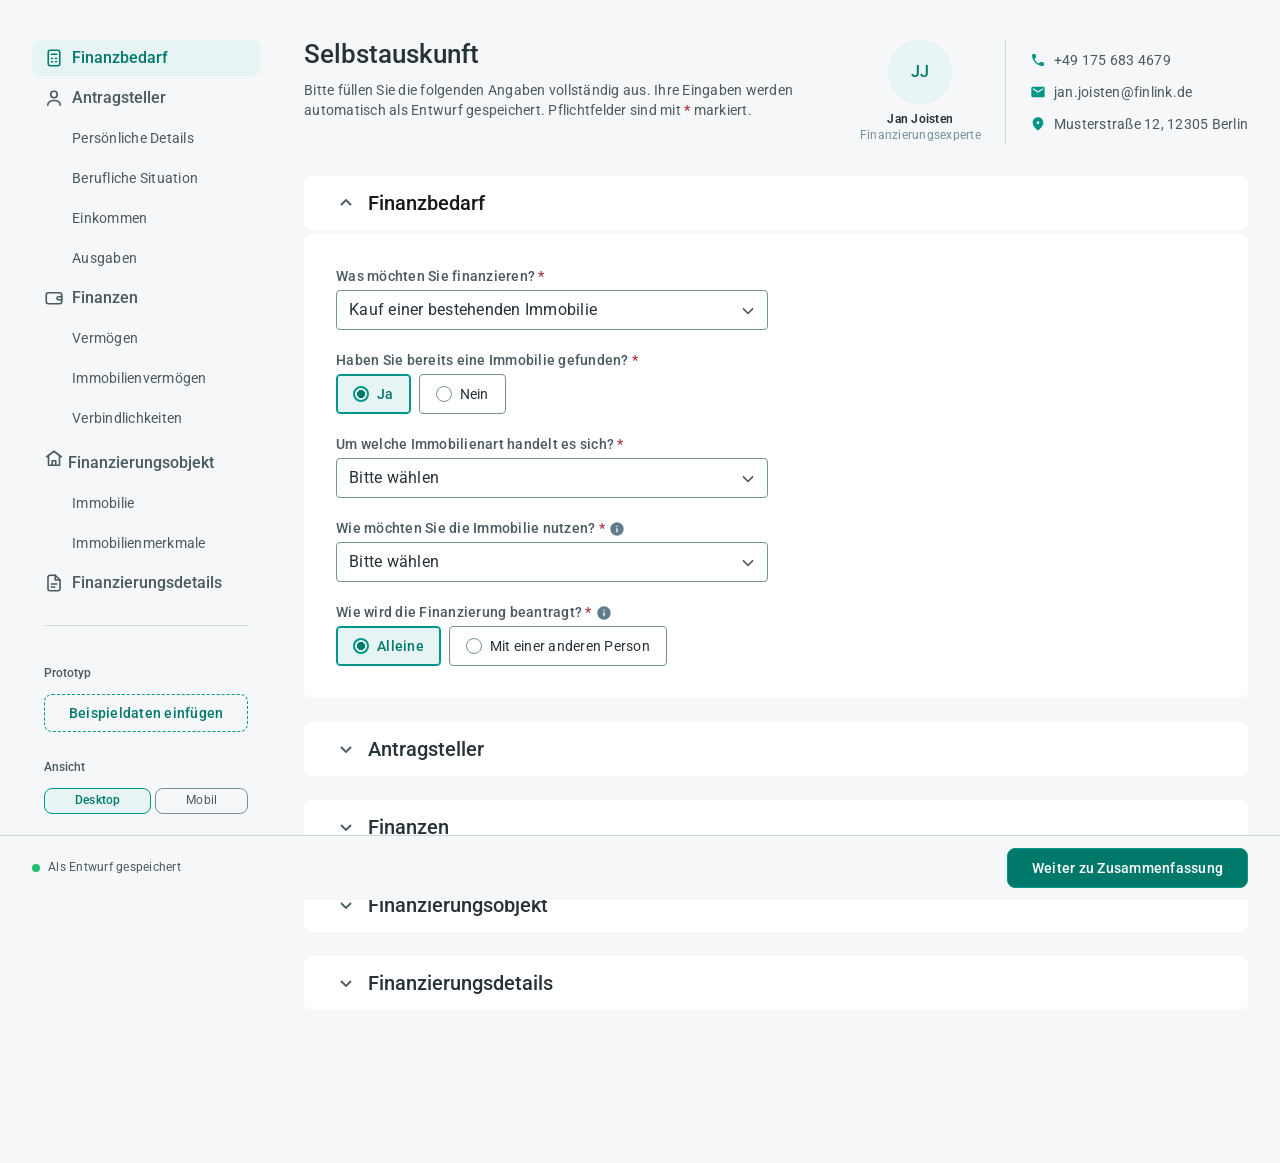
<file: v6/index.html>
<!DOCTYPE html>
<html lang="de" data-appearance="grey" data-density="comfortable" data-viewport="desktop" data-brand="teal" data-shell="wide">
<head>
<meta charset="UTF-8">
<meta name="viewport" content="width=device-width, initial-scale=1.0">
<title>Selbstauskunft · V6 · FinLink</title>
<!-- Das Symbol in der Tableiste. Auf 16 gezeichnet und nicht aus einer der
     20er-Glyphen verkleinert: die sind mit 1.6 Kontur gesetzt, und 1.6 wird bei
     16px zu 1.28 Geraetepixeln — aus der Linie wird Grau. Hier stehen deshalb
     Flaechen statt Konturen, und der Grund ist gefuellt: eine reine Kontur
     verschwindet auf einer dunklen Tableiste.
     Die Farbe ist teal/700 und nicht teal/500 — dieselbe Rechnung wie beim
     Primaerknopf: Weiss auf teal/500 haelt 3.67:1, auf teal/700 5.32:1, und bei
     16px entscheidet das ueber lesbar oder Matsch (siehe tokens.a11y.css).
     Das hier ist der Stand vor dem ersten Skript. Danach setzt app.js dasselbe
     Symbol noch einmal — aus background/brand/bold statt aus einem eingetippten
     Hex, damit es dem Markenschalter folgt, und mit dem Haken, sobald gesendet
     ist. -->
<link rel="icon" type="image/svg+xml" href="data:image/svg+xml,%3Csvg%20xmlns%3D%22http%3A%2F%2Fwww.w3.org%2F2000%2Fsvg%22%20viewBox%3D%220%200%2016%2016%22%3E%3Crect%20width%3D%2216%22%20height%3D%2216%22%20rx%3D%223.5%22%20fill%3D%22%2300796B%22%2F%3E%3Crect%20x%3D%223.5%22%20y%3D%222.75%22%20width%3D%229%22%20height%3D%2210.5%22%20rx%3D%221.5%22%20fill%3D%22%23fff%22%2F%3E%3Crect%20x%3D%225%22%20y%3D%224.9%22%20width%3D%226%22%20height%3D%221.2%22%20rx%3D%22.6%22%20fill%3D%22%2300796B%22%2F%3E%3Crect%20x%3D%225%22%20y%3D%227.4%22%20width%3D%226%22%20height%3D%221.2%22%20rx%3D%22.6%22%20fill%3D%22%2300796B%22%2F%3E%3Crect%20x%3D%225%22%20y%3D%229.9%22%20width%3D%223.5%22%20height%3D%221.2%22%20rx%3D%22.6%22%20fill%3D%22%2300796B%22%2F%3E%3C%2Fsvg%3E">

<link rel="preconnect" href="https://fonts.googleapis.com">
<link rel="preconnect" href="https://fonts.gstatic.com" crossorigin>
<link href="https://fonts.googleapis.com/css2?family=Roboto:wght@400;500;600;700&display=swap" rel="stylesheet">

<!-- Token layers, in cascade order. The first four are GENERATED by
     build-tokens.py from tokens/ — see README.md. Only components.css is
     hand-written. Removing tokens.a11y.css shows the raw Figma values. -->
<link rel="stylesheet" href="css/tokens.css">
<link rel="stylesheet" href="css/tokens.ext.css">
<link rel="stylesheet" href="css/tokens.a11y.css">
<link rel="stylesheet" href="css/components.css">
</head>
<body>
<a class="skip-link" href="#main">Zum Formular springen</a>

<!-- Auf Überprüfen und Absenden ist die Seitenspalte nur noch der Schalterkasten des
     Prototyps: die Abschnittsliste zeigt auf Karten, die dort nicht mehr stehen, und
     ist mit ihnen weggegangen. Ein 232px breiter Streifen, der nichts zur Seite
     beiträgt, schiebt die Karten aus der Mitte — also ist er dort zu, und dieser Knopf
     holt ihn zurück. Nur auf diesen zwei Ansichten und nur über 900px: im Formular ist
     die Liste echte Navigation und bleibt stehen, und darunter ist die Spalte auf
     beiden Ansichten längst ganz weg. -->
<button type="button" class="tools-toggle" id="tools-toggle" aria-expanded="false" aria-controls="nav">
  <svg class="sliders" viewBox="0 0 20 20" fill="none" stroke="currentColor" stroke-width="1.6"
       stroke-linecap="round" aria-hidden="true">
    <path d="M3.25 6.75h1.5M9.25 6.75h7.5"/>
    <circle cx="7" cy="6.75" r="2.25"/>
    <path d="M3.25 13.25h7.5M15.25 13.25h1.5"/>
    <circle cx="13" cy="13.25" r="2.25"/>
  </svg>
  Darstellung
</button>

<div class="app">
  <nav class="nav" id="nav" aria-label="Abschnitte">
    <!-- Below 900px the list collapses behind this button; above it, .nav-links is
         display:contents and the links are direct flex children of .nav again, so
         the sidebar is laid out exactly as it would be without the wrapper. -->
    <button type="button" class="nav-toggle" aria-expanded="false" aria-controls="nav-links">
      <svg class="burger" viewBox="0 0 20 20" fill="none" stroke="currentColor" stroke-width="1.8"
           stroke-linecap="round" aria-hidden="true">
        <path d="M3 5.5h14M3 10h14M3 14.5h14"/>
      </svg>
      Abschnitte
    </button>

    <div class="nav-links" id="nav-links">
    <!-- The nav mirrors the card structure exactly: a top-level entry per collapsible
         card, and one .sub entry per sub-section inside it. A .sub link therefore only
         ever scrolls — the card it lives in is opened by the click, which opens every
         sub-section with it. -->
    <!-- Only the top-level entries carry an icon: it marks the step you are looking
         for at a glance, and repeating one on every sub-entry would turn the list
         into a column of glyphs with no hierarchy left. All six share the same
         20×20 outlined geometry as the rest of the page's icons. -->
    <a href="#start">
      <svg class="nav-icon" viewBox="0 0 20 20" fill="none" stroke="currentColor" stroke-width="1.6"
           stroke-linecap="round" stroke-linejoin="round" aria-hidden="true">
        <rect x="4.25" y="2.25" width="11.5" height="15.5" rx="2"/>
        <path d="M7.25 6.25h5.5M7.5 10.5h1M11.5 10.5h1M7.5 13.75h1M11.5 13.75h1"/>
      </svg>
      Finanzbedarf
    </a>

    <a href="#antragsteller">
      <svg class="nav-icon" viewBox="0 0 20 20" fill="none" stroke="currentColor" stroke-width="1.6"
           stroke-linecap="round" stroke-linejoin="round" aria-hidden="true">
        <circle cx="10" cy="6.5" r="3.25"/>
        <path d="M3.75 17.25c0-3.2 2.8-4.75 6.25-4.75s6.25 1.55 6.25 4.75"/>
      </svg>
      <span id="person-group-title">Antragsteller</span>
    </a>
    <a href="#pd"                class="sub">Persönliche Details</a>
    <a href="#beruf"             class="sub">Berufliche Situation</a>
    <a href="#einkommen"         class="sub">Einkommen</a>
    <a href="#ausgaben"          class="sub">Ausgaben</a>

    <a href="#finanzen">
      <svg class="nav-icon" viewBox="0 0 20 20" fill="none" stroke="currentColor" stroke-width="1.6"
           stroke-linecap="round" stroke-linejoin="round" aria-hidden="true">
        <rect x="2.25" y="4.75" width="15.5" height="11" rx="2.25"/>
        <path d="M17.75 8.75h-3.25a1.5 1.5 0 0 0 0 3h3.25"/>
      </svg>
      Finanzen
    </a>
    <a href="#vermoegen"         class="sub">Vermögen</a>
    <!-- Vergleichsvariante, siehe Kommentar an der Sektion selbst — mit ihr entfernen.
         Vorerst ausgeblendet: `hidden` hier und an der Sektion wieder entfernen, um den
         Vergleich zurückzuholen. -->
    <a href="#vermoegen-variante-b" class="sub" hidden>Vermögen — Variante B</a>
    <a href="#immobilienbesitz"  class="sub">Immobilienvermögen</a>
    <a href="#verbindlichkeiten" class="sub">Verbindlichkeiten</a>

    <!-- Both the card and its sub-entries come and go with the finance type, so the
         heading uses the same .object-nav switch — without a data-navfor, because it
         stands for whichever object applies rather than for one of them. -->
    <a href="#objekt"    class="object-nav">
      <svg class="nav-icon" viewBox="0 0 20 20" fill="none" stroke="currentColor" stroke-width="1.6"
           stroke-linecap="round" stroke-linejoin="round" aria-hidden="true">
        <path d="M2.75 8.75 10 3.25l7.25 5.5"/>
        <path d="M4.5 8v9.25h11V8"/>
        <path d="M8.25 17.25v-4.5h3.5v4.5"/>
      </svg>
      Finanzierungsobjekt
    </a>
    <!-- Neubau zuerst: auf der Seite steht der Neubau-Block ueber „Immobilie“, die
         Navigation folgt der Reihenfolge der Abschnitte. -->
    <a href="#neubau"    class="sub object-nav" data-navfor="neubau">Neubau</a>
    <!-- The Immobilienart is written into this entry once it is picked — "Immobilie ·
         Grundstück" — the same way the Antragsteller entry picks up the first name. -->
    <a href="#immobilie" class="sub object-nav" data-navfor="immobilie|anschluss|modernisierung|kapital|neubau"><span id="immo-nav-title">Immobilie</span></a>
    <!-- Zweiter Eintrag zum selben Objekt: der Abschnitt ist lang genug, dass man ihn
         gezielt ansteuern will. data-art nimmt ihn beim Grundstück mit dem Abschnitt
         zusammen weg — dafür muss .show unten dem hidden weichen. -->
    <a href="#immobilienmerkmale" class="sub object-nav" data-navfor="immobilie|anschluss|modernisierung|kapital|neubau" data-art="!Grundstück" data-zweck-not="bauvorhaben">Immobilienmerkmale</a>

    <a href="#details">
      <svg class="nav-icon" viewBox="0 0 20 20" fill="none" stroke="currentColor" stroke-width="1.6"
           stroke-linecap="round" stroke-linejoin="round" aria-hidden="true">
        <path d="M11.25 2.25H6a2 2 0 0 0-2 2v11.5a2 2 0 0 0 2 2h8a2 2 0 0 0 2-2V7z"/>
        <path d="M11.25 2.25V7H16"/>
        <path d="M7.25 11h5.5M7.25 14h3.5"/>
      </svg>
      Finanzierungsdetails
    </a>

    <hr class="nav-divider">
    <!-- Nur für den Prototyp: füllt den Antrag mit einem Beispielfall, damit der
         Weg zur Zusammenfassung nicht durch 60 Felder Tippen führt. Bewusst kein
         .seg-Knopf — der ist ein Umschalter, dies ist eine Handlung. Siehe
         prefill.js.

         Steht innerhalb von .nav-links, nicht daneben: oben ist der Wrapper
         display:contents, der Knopf bleibt also genau dort, wo er immer war. Unter
         900px wird aus .nav-links die Klappliste hinter dem Burger — und damit ist
         der Knopf auch auf dem Telefon erreichbar, statt mit .nav-tools ausgeblendet
         zu werden. Er landet dabei nicht in der Leiste selbst, die weiterhin nur den
         Weg zu einem Abschnitt zeigt, sondern in der Liste, die man dafür aufklappt.
         Das gilt auch für die Mobil-Vorschau: der Rahmen lädt dieselbe Seite, führt
         sein eigenes prefill.js aus und füllt damit sein eigenes Formular. -->
    <div class="eyebrow" id="lbl-demo">Prototyp</div>
    <div class="nav-tools">
      <button type="button" class="add-btn" id="prefill">Beispieldaten einfügen</button>
      <p class="nav-note" id="prefill-status" role="status" aria-live="polite"></p>
    </div>
    </div>

    <!-- Kontakt zur Beraterin oder zum Berater, auf dem Telefon. Die Karte aus dem
         Seitenkopf ist dort weg (siehe .advisor im 640px-Block) und steckt hier: das
         Portrait rechts in der klebenden Leiste, und dahinter dieselben drei
         Kontaktwege. Über 640px ist der Block nicht da — dort steht die Karte.

         Er steht NACH .nav-links im Quelltext, nicht davor: die Liste klappt über
         `.nav-toggle[aria-expanded="true"] + .nav-links` auf, und dazwischen
         geschoben wäre sie kein Nachbar des Knopfes mehr. Mit der Tab-Taste kommt
         man dadurch erst durch die Abschnitte und dann zum Portrait — an das Ende
         der Leiste, wo es auch steht. An das rechte Ende schiebt es sich per
         margin-inline-start: auto, nicht per Reihenfolge.

         Die drei Zeilen der Tafel sind Handlungen, keine Angaben: anrufen ist ein
         Link, die anderen beiden kopieren in die Zwischenablage. Deshalb ist die
         Nummer ein <a> und E-Mail und Anschrift sind <button> — was ein Tipp tut,
         soll am Element ablesbar sein und nicht erst im Skript stehen. Das Verb
         steht unsichtbar vor dem Wert, damit die Zeile vorgelesen mehr sagt als die
         Nummer selbst. -->
    <div class="advisor-menu">
      <button type="button" class="advisor-avatar" id="advisor-menu-toggle"
              aria-expanded="false" aria-controls="advisor-menu-pop">
        <span class="sr-only">Kontakt zu <span data-advisor="name">Jan Joisten</span></span>
        <span class="advisor-photo" aria-hidden="true">
          <span class="advisor-initials" data-advisor="initials">JJ</span>
          <img data-advisor="photo" alt="" hidden>
        </span>
      </button>

      <div class="advisor-pop" id="advisor-menu-pop">
        <a class="advisor-action" data-advisor="phone" href="tel:+491756834679">
          <span class="advisor-icon-box"><svg class="advisor-icon" viewBox="0 0 12 12" fill="currentColor" aria-hidden="true"><path d="M9.61499 7.63L8.34499 7.485C8.03999 7.45 7.73999 7.555 7.52499 7.77L6.60499 8.69C5.18999 7.97 4.02999 6.815 3.30999 5.395L4.23499 4.47C4.44999 4.255 4.55499 3.955 4.51999 3.65L4.37499 2.39C4.31499 1.885 3.88999 1.505 3.37999 1.505H2.51499C1.94999 1.505 1.47999 1.975 1.51499 2.54C1.77999 6.81 5.19499 10.22 9.45999 10.485C10.025 10.52 10.495 10.05 10.495 9.485V8.62C10.5 8.115 10.12 7.69 9.61499 7.63Z"/></svg></span>
          <span class="sr-only">Anrufen: </span>
          <span class="advisor-value">+49 175 683 4679</span>
        </a>
        <button type="button" class="advisor-action" data-advisor="mail" data-copy="E-Mail-Adresse">
          <span class="advisor-icon-box"><svg class="advisor-icon" viewBox="0 0 12 12" fill="currentColor" aria-hidden="true"><path d="M10 2H2C1.45 2 1.005 2.45 1.005 3L1 9C1 9.55 1.45 10 2 10H10C10.55 10 11 9.55 11 9V3C11 2.45 10.55 2 10 2ZM9.8 4.125L6.265 6.335C6.105 6.435 5.895 6.435 5.735 6.335L2.2 4.125C2.075 4.045 2 3.91 2 3.765C2 3.43 2.365 3.23 2.65 3.405L6 5.5L9.35 3.405C9.635 3.23 10 3.43 10 3.765C10 3.91 9.925 4.045 9.8 4.125Z"/></svg></span>
          <span class="sr-only">E-Mail-Adresse kopieren: </span>
          <span class="advisor-value">jan.joisten@finlink.de</span>
        </button>
        <button type="button" class="advisor-action" id="advisor-nav-address"
                data-advisor="address" data-copy="Anschrift">
          <span class="advisor-icon-box"><svg class="advisor-icon" viewBox="0 0 12 12" fill="currentColor" aria-hidden="true"><path d="M6 1C3.9 1 2 2.61 2 5.1C2 6.69 3.225 8.56 5.67 10.715C5.86 10.88 6.145 10.88 6.335 10.715C8.775 8.56 10 6.69 10 5.1C10 2.61 8.1 1 6 1ZM6 6C5.45 6 5 5.55 5 5C5 4.45 5.45 4 6 4C6.55 4 7 4.45 7 5C7 5.55 6.55 6 6 6Z"/></svg></span>
          <span class="sr-only">Anschrift kopieren: </span>
          <span class="advisor-value">Musterstraße 12, 12305 Berlin</span>
        </button>
        <p class="advisor-status" id="advisor-copy-status" role="status" aria-live="polite"></p>
      </div>
    </div>


    <!-- Mobil loads this same page into a phone-sized iframe next to the sidebar —
         a real viewport, so the breakpoints and the Mobile typography from the
         export apply exactly as they do on a phone. See .phone in components.css. -->
    <div class="eyebrow" id="lbl-viewport">Ansicht</div>
    <div class="seg" role="group" aria-labelledby="lbl-viewport">
      <button type="button" data-viewport="desktop" aria-pressed="true">Desktop</button>
      <button type="button" data-viewport="mobile" aria-pressed="false">Mobil</button>
    </div>

    <div class="eyebrow" id="lbl-density">Dichte</div>
    <div class="seg" role="group" aria-labelledby="lbl-density">
      <button type="button" data-density="comfortable" aria-pressed="true">Komfortabel</button>
      <button type="button" data-density="compact" aria-pressed="false">Kompakt</button>
    </div>

    <!-- Die Schale hört bei --ds-layout-content-max auf zu wachsen, steht aber links:
         auf einem breiten Schirm bleibt rechts ein Streifen Grau und die Seite sieht
         aus, als sei sie an den Rand gerutscht. „Zentriert" stellt den Inhalt in die
         Fenstermitte und lässt die Navigation an der Gosse stehen — sie ist ein
         Werkzeug am Rand, der Inhalt ist das, worauf man schaut. Die Spaltenbreiten
         ändern sich dabei nicht, nur der Abstand zwischen ihnen.
         Unterhalb von rund 1788px tut der Schalter nichts: dort läge die Mitte links
         von der Navigation, und der Inhalt liefe in sie hinein. -->
    <div class="eyebrow" id="lbl-shell">Ausrichtung</div>
    <div class="seg" role="group" aria-labelledby="lbl-shell">
      <button type="button" data-shell="wide" aria-pressed="true">Breit</button>
      <button type="button" data-shell="centered" aria-pressed="false">Zentriert</button>
    </div>

    <div class="eyebrow" id="lbl-appearance">Erscheinungsbild</div>
    <div class="seg" role="group" aria-labelledby="lbl-appearance">
      <button type="button" data-appearance="grey" aria-pressed="true">Default</button>
      <button type="button" data-appearance="dark" aria-pressed="false">Dunkel</button>
    </div>

    <!-- Nur für den Prototyp: die Markenfarbe durchtauschen, um zu sehen, wie die
         Screens unter einer anderen Marke aussehen. Der Schalter setzt data-brand auf
         <html>, und getauscht werden ausschließlich die sieben Primitive der Rampe —
         nicht die semantischen Rollen. Knöpfe, Links, Fokusringe, gewählte Chips, der
         Kontrast-Pass und der Dunkelmodus folgen deshalb von selbst; keine Komponente
         weiß von diesem Schalter. Die Rampen stehen in components.css unter
         „Markenrampen“. Wie die übrigen Schalter gilt er für Desktop und Mobil-Vorschau
         gleichzeitig — data-brand steht in SETTINGS und reist per postMessage mit. -->
    <div class="eyebrow" id="lbl-brand">Marke</div>
    <div class="seg" role="group" aria-labelledby="lbl-brand">
      <button type="button" data-brand="teal"  aria-pressed="true">Teal</button>
      <button type="button" data-brand="coral" aria-pressed="false">Koralle</button>
      <button type="button" data-brand="blue"  aria-pressed="false">Blau</button>
      <button type="button" data-brand="steel" aria-pressed="false">Stahl</button>
    </div>
  </nav>

  <main class="content" id="main">

    <!-- Seitenkopf: links, worum es geht, rechts, wer den Link geschickt hat. Eine
         Zeile, weil die Person die Frage "warum liegt das hier vor mir" beantwortet
         und nicht das Formular anfuehrt — vor der Ueberschrift stehend haette sie
         genau das getan.
         Der Magic Link traegt die Person mit sich; app.js liest sie aus der Adresse
         (initAdvisor) und schreibt sie hier hinein. Was im Quelltext steht, ist der
         Stand ohne Parameter.
         Das Portraet ist ein <img> ohne src, solange keins mitkommt; sichtbar sind
         dann die Initialen darunter. Einen alt-Text bekommt es nicht: der Name steht
         unmittelbar darunter, und ein zweites Mal vorgelesen zu werden hilft
         niemandem.
         Was hier data-advisor traegt, gibt es zweimal: einmal in dieser Karte und
         einmal im Kontaktmenue der Mobil-Leiste. initAdvisor schreibt in beide,
         darum steht der Haken am Attribut und nicht an der id. -->
    <div class="page-head">
      <div class="page-intro">
        <h1 class="page-title">Selbstauskunft</h1>
        <p class="lede">Bitte füllen Sie die folgenden Angaben vollständig aus. Ihre Eingaben
          werden automatisch als Entwurf gespeichert. Pflichtfelder sind mit
          <span class="req" aria-hidden="true">*</span> markiert.</p>
      </div>

      <aside class="advisor" aria-labelledby="advisor-name">
        <div class="advisor-person">
          <span class="advisor-photo">
            <span class="advisor-initials" id="advisor-initials" data-advisor="initials" aria-hidden="true">JJ</span>
            <img id="advisor-photo" data-advisor="photo" alt="" hidden>
          </span>
          <div class="advisor-identity">
            <p class="advisor-name" id="advisor-name" data-advisor="name">Jan Joisten</p>
            <p class="advisor-role" id="advisor-role" data-advisor="role">Finanzierungsexperte</p>
          </div>
        </div>

        <!-- Der Wert liegt INNERHALB des Links und nicht daneben: der Link ist die
             ganze Zeile, und was man anklickt, soll das sein, was man liest. Das dt
             traegt das Wort, das nie auf dem Schirm steht — Telefon, E-Mail,
             Adresse —, sonst liest ein Screenreader drei Werte ohne Begriff vor.
             Auf dem Telefon ist dieser Block nicht da; dort stehen dieselben drei
             Wege hinter dem Portrait in der Leiste (.advisor-menu oben).
             Ueber jeder Zeile haengt eine Blase, die vorher sagt, was der Klick
             tut. Zwei davon tragen data-copy und kopieren den Wert, statt ein
             Mailprogramm oder eine Kartensuche zu oeffnen (siehe wireAdvisorCopy in
             app.js); die href bleibt trotzdem stehen, ohne Skript ist die Zeile
             wieder der Link, der sie war. Die Nummer ist die Ausnahme und bleibt ein
             echter tel:-Link: sie uebergibt an die Telefon-App, und dass genau das
             passiert, ist das, was die Blase dort ankuendigt. Sie ist deshalb auch
             kein role="status" — es kommt keine Quittung nach, auf die zu warten
             waere.
             Die drei Icons sind die Exporte aus Icons/ — gefuellt, im 12er-Raster —
             Pfad fuer Pfad unveraendert uebernommen. Weggelassen ist nur die
             Klammer aus clipPath, die bei allen dreien nichts abschneidet;
             ersetzt ist nur die eingebrannte #003EB4 durch currentColor, damit die
             Farbe aus icon/brand/bold kommt und dem Markenschalter folgt. -->
        <dl class="advisor-contact">
          <div class="advisor-row">
            <dt class="sr-only">Telefon</dt>
            <dd>
              <a class="advisor-link" id="advisor-phone" data-advisor="phone"
                 href="tel:+491756834679">
                <span class="advisor-icon-box">
                  <svg class="advisor-icon" viewBox="0 0 12 12" fill="currentColor" aria-hidden="true">
                    <path d="M9.61499 7.63L8.34499 7.485C8.03999 7.45 7.73999 7.555 7.52499 7.77L6.60499 8.69C5.18999 7.97 4.02999 6.815 3.30999 5.395L4.23499 4.47C4.44999 4.255 4.55499 3.955 4.51999 3.65L4.37499 2.39C4.31499 1.885 3.88999 1.505 3.37999 1.505H2.51499C1.94999 1.505 1.47999 1.975 1.51499 2.54C1.77999 6.81 5.19499 10.22 9.45999 10.485C10.025 10.52 10.495 10.05 10.495 9.485V8.62C10.5 8.115 10.12 7.69 9.61499 7.63Z"/>
                  </svg>
                </span>
                <span class="advisor-value">+49 175 683 4679</span>
              </a>
              <span class="info-bubble advisor-hint">Öffnet die Telefon-App</span>
            </dd>
          </div>
          <div class="advisor-row">
            <dt class="sr-only">E-Mail</dt>
            <dd>
              <a class="advisor-link" id="advisor-mail" data-advisor="mail"
                 data-copy href="mailto:jan.joisten@finlink.de">
                <span class="advisor-icon-box">
                  <svg class="advisor-icon" viewBox="0 0 12 12" fill="currentColor" aria-hidden="true">
                    <path d="M10 2H2C1.45 2 1.005 2.45 1.005 3L1 9C1 9.55 1.45 10 2 10H10C10.55 10 11 9.55 11 9V3C11 2.45 10.55 2 10 2ZM9.8 4.125L6.265 6.335C6.105 6.435 5.895 6.435 5.735 6.335L2.2 4.125C2.075 4.045 2 3.91 2 3.765C2 3.43 2.365 3.23 2.65 3.405L6 5.5L9.35 3.405C9.635 3.23 10 3.43 10 3.765C10 3.91 9.925 4.045 9.8 4.125Z"/>
                  </svg>
                </span>
                <span class="advisor-value">jan.joisten@finlink.de</span>
              </a>
              <span class="info-bubble advisor-hint" role="status">Zum Kopieren klicken</span>
            </dd>
          </div>
          <div class="advisor-row">
            <dt class="sr-only">Adresse</dt>
            <dd>
              <a class="advisor-link" id="advisor-address" data-advisor="address"
                 data-copy
                 href="https://www.google.com/maps/search/?api=1&amp;query=Musterstra%C3%9Fe%2012%2C%2012305%20Berlin"
                 target="_blank" rel="noopener noreferrer">
                <span class="advisor-icon-box">
                  <svg class="advisor-icon" viewBox="0 0 12 12" fill="currentColor" aria-hidden="true">
                    <path d="M6 1C3.9 1 2 2.61 2 5.1C2 6.69 3.225 8.56 5.67 10.715C5.86 10.88 6.145 10.88 6.335 10.715C8.775 8.56 10 6.69 10 5.1C10 2.61 8.1 1 6 1ZM6 6C5.45 6 5 5.55 5 5C5 4.45 5.45 4 6 4C6.55 4 7 4.45 7 5C7 5.55 6.55 6 6 6Z"/>
                  </svg>
                </span>
                <span class="advisor-value">Musterstraße 12, 12305 Berlin</span>
              </a>
              <span class="info-bubble advisor-hint" role="status">Zum Kopieren klicken</span>
            </dd>
          </div>
        </dl>
      </aside>
    </div>

    <!-- ===================== 1 · FINANZBEDARF ===================== -->
    <section class="card" id="start" aria-labelledby="h-start" data-open="true">
      <h2 class="card-head">
        <button type="button" class="card-toggle" aria-expanded="true" aria-controls="body-start">
          <svg class="chev" viewBox="0 0 20 20" fill="none" stroke="currentColor" stroke-width="1.8" aria-hidden="true"><path d="M5 8l5 5 5-5"/></svg>
          <span class="card-title" id="h-start">Finanzbedarf</span>
        </button>
      </h2>
      <div class="card-body" id="body-start">
        <div class="card-body-inner">
          <div class="card-pad">
      <div class="grid">
        <div class="field col-6">
          <label for="zweck">Was möchten Sie finanzieren? <span class="req" aria-hidden="true">*</span></label>
          <span class="select-wrap">
            <select class="select" id="zweck" required>
              <option value="neubau-bautraeger">Neubau vom Bauträger</option>
              <option value="kauf" selected>Kauf einer bestehenden Immobilie</option>
              <option value="bauvorhaben">Eigenes Bauvorhaben</option>
              <option value="modernisierung">Modernisierung</option>
              <option value="anschluss">Anschlussfinanzierung</option>
              <option value="kapitalbeschaffung">Kapitalbeschaffung</option>
            </select>
          </span>
        </div>
      </div>

      <!-- Immobilie gefunden? — nur bei Kauf -->
      <div class="reveal" id="c-gefunden"><div class="reveal-inner"><div class="pad">
        <div class="field" role="group" aria-labelledby="lbl-gefunden" id="gefunden" data-required>
          <span class="group-label" id="lbl-gefunden">Haben Sie bereits eine Immobilie gefunden? <span class="req" aria-hidden="true">*</span></span>
          <div class="choices">
            <label class="choice"><input type="radio" name="gefunden" value="Ja" checked><span>Ja</span></label>
            <label class="choice"><input type="radio" name="gefunden" value="Nein"><span>Nein</span></label>
          </div>
        </div>
      </div></div></div>

      <div class="reveal" id="c-immobilienart"><div class="reveal-inner"><div class="pad">
        <div class="grid">
          <div class="field col-6">
            <label for="immobilienart">Um welche Immobilienart handelt es sich? <span class="req" aria-hidden="true">*</span></label>
            <span class="select-wrap">
              <select class="select" id="immobilienart" required>
                <option value="">Bitte wählen</option>
                <option>Eigentumswohnung</option>
                <option>Einfamilienhaus</option>
                <option>Zweifamilienhaus</option>
                <option>Mehrfamilienhaus</option>
                <option>Doppelhaushälfte</option>
                <option>Reihenendhaus</option>
                <option>Reihenmittelhaus</option>
                <option>Wohn- und Geschäftshaus</option>
                <option>Grundstück</option>
              </select>
            </span>
          </div>
        </div>
      </div></div></div>

      <div class="reveal" id="c-nutzung"><div class="reveal-inner"><div class="pad">
        <div class="grid">
          <div class="field col-6">
            <label for="nutzung"><span data-text-for="anschluss|kapitalbeschaffung|modernisierung" data-text="Wie wird die Immobilie genutzt?">Wie möchten Sie die Immobilie nutzen?</span> <span class="req" aria-hidden="true">*</span></label>
            <p class="help" id="h-nutzung">Einige Banken gewähren einen Zinsnachlass, wenn die Immobilie
              eigengenutzt wird. Eine KfW-Förderung ist bei vermieteten Objekten teilweise möglich.</p>
            <span class="select-wrap">
              <select class="select" id="nutzung" aria-describedby="h-nutzung" required
                      data-show-when="Vermieten|Teilweise vermieten" data-controls="#c-i-vermietung">
                <option value="">Bitte wählen</option>
                <option>Selbst nutzen</option>
                <option>Vermieten</option>
                <option>Teilweise vermieten</option>
              </select>
            </span>
          </div>
        </div>
      </div></div></div>

      <div class="grid">
        <div class="field col-6" role="group" id="darlehensnehmer"
             aria-labelledby="lbl-dn" aria-describedby="h-dn" data-required>
          <span class="group-label" id="lbl-dn">Wie wird die Finanzierung beantragt? <span class="req" aria-hidden="true">*</span></span>
          <p class="help" id="h-dn">Falls Sie verheiratet sind, stellen Sie den Antrag bitte gemeinsam
            mit Ihrem Ehepartner. Dies ist eine Voraussetzung der meisten Kreditgeber.</p>
          <div class="choices">
            <label class="choice"><input type="radio" name="darlehensnehmer" value="1" checked><span>Alleine</span></label>
            <label class="choice"><input type="radio" name="darlehensnehmer" value="2"><span>Mit einer anderen Person</span></label>
          </div>
        </div>
      </div>
          </div>
        </div>
      </div>
    </section>

    <!-- ===================== 2 · ANTRAGSTELLER ===================== -->
    <!-- The four parts of this step are one list, not four doors: they open with the
         card and stay open, so the headings only say which part you are in. -->
    <section class="card" id="antragsteller" aria-labelledby="h-antragsteller" data-open="false">
      <h2 class="card-head">
        <button type="button" class="card-toggle" aria-expanded="false" aria-controls="body-antragsteller">
          <svg class="chev" viewBox="0 0 20 20" fill="none" stroke="currentColor" stroke-width="1.8" aria-hidden="true"><path d="M5 8l5 5 5-5"/></svg>
          <span class="card-title" id="h-antragsteller">Antragsteller</span>
        </button>
      </h2>
      <div class="card-body" id="body-antragsteller">
        <div class="card-body-inner">
          <div class="subsections">
        <!-- ===================== PERSÖNLICHE DETAILS ===================== -->
        <section class="subsection-static" id="pd" aria-labelledby="h-pd">
          <h3 class="subsection-title" id="h-pd">Persönliche Details</h3>
          <div class="card-pad">
              <div class="card-actions"><button type="button" class="add-btn" id="add-applicant">+ Antragsteller 2 hinzufügen</button></div>
          <div class="applicants" data-applicants="pd">
            <div class="applicant" data-applicant="1">
              <div class="applicant-head"><span class="applicant-title">Antragsteller 1</span></div>
              <div class="grid">
                <div class="field col-12 chip-row" role="group" aria-labelledby="lbl-a1-anrede" data-required>
                  <span class="group-label" id="lbl-a1-anrede">Anrede <span class="req" aria-hidden="true">*</span></span>
                  <div class="choices">
                    <label class="choice"><input type="radio" name="a1-anrede" value="Frau"><span>Frau</span></label>
                    <label class="choice"><input type="radio" name="a1-anrede" value="Herr"><span>Herr</span></label>
                    <label class="choice"><input type="radio" name="a1-anrede" value="Divers"><span>Divers</span></label>
                  </div>
                </div>
                <div class="field col-12 chip-row" role="group" aria-labelledby="lbl-a1-titel">
                  <span class="group-label" id="lbl-a1-titel">Titel</span>
                  <div class="choices">
                    <label class="choice"><input type="radio" name="a1-titel" value="" checked><span>Kein Titel</span></label>
                    <label class="choice"><input type="radio" name="a1-titel" value="Dr."><span>Dr.</span></label>
                    <label class="choice"><input type="radio" name="a1-titel" value="Prof."><span>Prof.</span></label>
                    <label class="choice"><input type="radio" name="a1-titel" value="Prof. Dr."><span>Prof. Dr.</span></label>
                  </div>
                </div>
                <div class="field col-6">
                  <label for="a1-vorname">Vorname <span class="req" aria-hidden="true">*</span></label>
                  <input class="input" id="a1-vorname" type="text" data-role="vorname" autocomplete="given-name" required>
                </div>
                <div class="field col-6">
                  <label for="a1-nachname">Nachname <span class="req" aria-hidden="true">*</span></label>
                  <input class="input" id="a1-nachname" type="text" data-role="nachname" autocomplete="family-name" required>
                </div>
                <!-- E-Mail ODER Telefon: erreichbar sein ist Pflicht, auf welchem Weg
                     nicht. Deshalb trägt keines der beiden Felder `required` — das würde
                     beide verlangen. Die Gruppe darum hält die Regel (data-one-of), färbt
                     im Fehlerfall beide Felder und trägt die eine Meldung darunter; das
                     Sternchen steht folgerichtig an der Gruppe und nicht an den
                     Feldern. -->
                <div class="field col-12" role="group" aria-labelledby="lbl-a1-kontakt" data-one-of>
                  <span class="group-label" id="lbl-a1-kontakt">Erreichbarkeit <span class="req" aria-hidden="true">*</span></span>
                  <p class="help" id="h-a1-kontakt">Eine der beiden Angaben genügt — darüber meldet sich die Beraterin oder der Berater bei Rückfragen.</p>
                  <div class="grid">
                    <div class="field col-6">
                      <label for="a1-email">E-Mail-Adresse</label>
                      <input class="input" id="a1-email" type="email" inputmode="email"
                             autocomplete="email" data-mail aria-describedby="h-a1-kontakt">
                    </div>
                    <div class="field col-6">
                      <label for="a1-telefon">Telefonnummer</label>
                      <input class="input" id="a1-telefon" type="tel" inputmode="tel"
                             autocomplete="tel" aria-describedby="h-a1-kontakt">
                    </div>
                  </div>
                </div>
                <!-- Steht in der Vorlage, sichtbar ist es nur bei Antragsteller 2:
                     dessen Block ist eine Kopie dieses hier, und was nicht hier steht,
                     kommt nie in die Kopie. Ausgeblendet wird es deshalb per CSS an
                     .applicant[data-applicant="1"] und nicht per hidden — hidden
                     hiesse „wird gerade nicht gefragt“, und genau so liest es isAsked.
                     data-adr an den vier Adressfeldern ist der Griff, mit dem die
                     Uebernahme sie findet: die ids bekommen in der Kopie ein Suffix,
                     die Rolle des Feldes bleibt. „Wohnhaft seit“ traegt keinen — das
                     ist ein Datum pro Person und kein Teil der Anschrift. -->
                <div class="field col-12 same-address">
                  <label class="choice plain" for="a1-adr-gleich">
                    <input type="checkbox" id="a1-adr-gleich" data-same-address>
                    <span>Adresse wie bei Antragsteller 1</span>
                  </label>
                </div>
                <div class="field col-8">
                  <label for="a1-strasse">Straße <span class="req" aria-hidden="true">*</span></label>
                  <input class="input" id="a1-strasse" type="text" data-adr="strasse" autocomplete="address-line1" required>
                </div>
                <div class="field col-4">
                  <label for="a1-hausnr">Hausnr. <span class="req" aria-hidden="true">*</span></label>
                  <input class="input" id="a1-hausnr" type="text" data-adr="hausnr" autocomplete="address-line2" required>
                </div>
                <div class="field col-4">
                  <label for="a1-plz">PLZ <span class="req" aria-hidden="true">*</span></label>
                  <input class="input" id="a1-plz" type="text" data-adr="plz" inputmode="numeric" autocomplete="postal-code" required>
                </div>
                <div class="field col-4">
                  <label for="a1-ort">Ort <span class="req" aria-hidden="true">*</span></label>
                  <input class="input" id="a1-ort" type="text" data-adr="ort" autocomplete="address-level2" required>
                </div>
                <div class="field col-4">
                  <label for="a1-wohnhaft">Wohnhaft seit</label>
                  <input class="input" id="a1-wohnhaft" type="text" placeholder="tt.mm.jjjj" inputmode="numeric">
                </div>
                <div class="field col-6">
                  <label for="a1-gebdatum">Geburtsdatum <span class="req" aria-hidden="true">*</span></label>
                  <input class="input" id="a1-gebdatum" type="text" placeholder="tt.mm.jjjj" inputmode="numeric" autocomplete="bday" required>
                </div>
                <div class="field col-6">
                  <label for="a1-gebort">Geburtsort <span class="req" aria-hidden="true">*</span></label>
                  <input class="input" id="a1-gebort" type="text" required>
                </div>
                <div class="field col-6">
                  <label for="a1-staat">Staatsangehörigkeit <span class="req" aria-hidden="true">*</span></label>
                  <!-- Mock data, deliberately short: the DACH region first because that is
                       who the form is for, then the most common remaining nationalities
                       alphabetically, then an escape hatch. A real list is ~200 entries and
                       wants a type-ahead rather than a select — which is what the placeholder
                       here used to promise without anything implementing it. -->
                  <span class="select-wrap">
                    <select class="select" id="a1-staat" required>
                      <option value="">Bitte wählen</option>
                      <option>deutsch</option>
                      <option>österreichisch</option>
                      <option>schweizerisch</option>
                      <option>französisch</option>
                      <option>griechisch</option>
                      <option>italienisch</option>
                      <option>kroatisch</option>
                      <option>niederländisch</option>
                      <option>polnisch</option>
                      <option>portugiesisch</option>
                      <option>rumänisch</option>
                      <option>spanisch</option>
                      <option>türkisch</option>
                      <option>Sonstige</option>
                    </select>
                  </span>
                </div>
                <div class="field col-6 col-start">
                  <label for="a1-steuerid">Steuer-ID</label>
                  <!-- The Steuer-ID is exactly 11 digits and never grouped or punctuated,
                       so it takes the numeric keypad and a length cap rather than a mask.
                       No autocomplete attribute: there is no autofill token for a tax id,
                       and `off` would be wrong here — cloneApplicant prefixes every
                       autocomplete it finds, and `section-… off` is not a valid pair. -->
                  <input class="input" id="a1-steuerid" type="text" inputmode="numeric"
                    maxlength="11" placeholder="11-stellig">
                </div>
                <div class="field col-6 col-start">
                  <label for="a1-familienstand">Familienstand <span class="req" aria-hidden="true">*</span></label>
                  <span class="select-wrap">
                    <select class="select" id="a1-familienstand" data-show-when="verheiratet" required>
                      <option value="">Bitte wählen</option>
                      <option value="ledig">ledig</option>
                      <option value="verheiratet">verheiratet</option>
                      <option value="geschieden">geschieden</option>
                      <option value="verwitwet">verwitwet</option>
                      <option value="eingetr">eingetr. Lebenspartnerschaft</option>
                    </select>
                  </span>
                  <div class="reveal"><div class="reveal-inner"><div class="pad">
                    <div class="field">
                      <label for="a1-guterstand">In welchem Güterstand leben Sie? <span class="req" aria-hidden="true">*</span></label>
                      <span class="select-wrap">
                        <select class="select" id="a1-guterstand" required>
                          <option>Zugewinngemeinschaft</option><option>Gütertrennung</option><option>Gütergemeinschaft</option>
                        </select>
                      </span>
                    </div>
                  </div></div></div>
                </div>

                <!-- Kinder standen bis hierher als eigener Schritt zwischen
                     Antragsteller und Finanzen — als Frage an den Haushalt. Sie sind
                     aber eine Frage an die Person: wer für ein Kind aufkommt, steht
                     bei zwei Antragstellern nicht automatisch für beide fest. Die
                     Frage steht deshalb jetzt hier, einmal pro Antragsteller, und
                     ihre Liste gehört dem Block, in dem sie steht.
                     data-kinder statt einer id ist der Griff fürs Skript: die id
                     bekommt in der Kopie ein Suffix, die Rolle des Feldes bleibt. -->
                <div class="field col-12" role="group" aria-labelledby="lbl-a1-kinder"
                     data-kinder data-show-when="Ja">
                  <span class="group-label" id="lbl-a1-kinder">Haben Sie Kinder, die finanziell von Ihnen abhängig sind?</span>
                  <div class="choices">
                    <label class="choice"><input type="radio" name="a1-kinder" value="Ja"><span>Ja</span></label>
                    <label class="choice"><input type="radio" name="a1-kinder" value="Nein"><span>Nein</span></label>
                  </div>
                  <div class="reveal"><div class="reveal-inner"><div class="pad">
                    <div class="kinder-list"></div>
                    <!-- Der Knopf steht unter der Liste, nicht darueber: „Ja“ bringt
                         Kind 1 schon mit, und was er tut, ist von da an immer
                         „eines mehr“ — das gehoert ans Ende dessen, was schon da ist,
                         und nicht davor. -->
                    <button type="button" class="add-btn kinder-add">+ Weiteres Kind hinzufügen</button>
                  </div></div></div>
                </div>
              </div>
            </div>
          </div>
          </div>
        </section>
        <!-- ===================== BERUFLICHE SITUATION ===================== -->
        <section class="subsection-static" id="beruf" aria-labelledby="h-beruf">
          <h3 class="subsection-title" id="h-beruf">Berufliche Situation</h3>
          <div class="card-pad">
          <div class="applicants" data-applicants="beruf">
            <div class="applicant" data-applicant="1">
              <div class="applicant-head"><span class="applicant-title">Antragsteller 1</span></div>
              <!-- The employment status is the one question everybody answers, and it
                   decides which block follows: an employer, a company, a pension, or
                   nothing at all for someone who is not earning. One case per answer in
                   #b1-status-cases, only ever one of them open. -->
              <div class="grid">
                <div class="field col-6">
                  <label for="b1-verhaeltnis">Beschäftigungsverhältnis <span class="req" aria-hidden="true">*</span></label>
                  <span class="select-wrap">
                    <select class="select" id="b1-verhaeltnis" required data-switch="#b1-status-cases">
                      <option value="">Bitte wählen</option>
                      <option>Angestellt</option><option>Selbstständig</option><option>Beamtin / Beamter</option>
                      <option>Rentnerin / Rentner</option><option>Arbeitslos</option>
                      <option>Studentin / Student</option><option>Hausfrau / Hausmann</option>
                    </select>
                  </span>
                </div>
              </div>
              <div id="b1-status-cases">
              <!-- Angestellt and Beamtin / Beamter ask the same thing: both have an
                   employer, the Dienstherr being one. -->
              <div class="reveal" id="c-b1-arbeitgeber" data-when="Angestellt|Beamtin / Beamter"><div class="reveal-inner"><div class="pad">
              <div class="grid">
                <!-- Beruf, Branche and the employer's name are asked but not insisted on:
                     they describe the applicant, they do not carry the credit decision the
                     way the income figures and the employer's address do. -->
                <div class="field col-6">
                  <label for="b1-beruf">Ausgeübter Beruf</label>
                  <input class="input" id="b1-beruf" type="text" autocomplete="organization-title">
                </div>
                <div class="field col-6">
                  <label for="b1-branche">Branche</label>
                  <span class="select-wrap">
                    <select class="select" id="b1-branche">
                      <option value="">Bitte wählen</option>
                      <option>Industrie</option><option>Dienstleistung</option><option>Handel</option>
                      <option>Handwerk</option><option>Öffentlicher Dienst</option>
                      <option>Gesundheitswesen</option><option>IT</option><option>Sonstiges</option>
                    </select>
                  </span>
                </div>
                <div class="field col-8">
                  <label for="b1-arbeitgeber">Name des Arbeitgebers</label>
                  <input class="input" id="b1-arbeitgeber" type="text" autocomplete="organization">
                </div>
                <div class="field col-4">
                  <label for="b1-seit">Beschäftigt seit <span class="req" aria-hidden="true">*</span></label>
                  <input class="input" id="b1-seit" type="text" placeholder="mm.jjjj" inputmode="numeric" required>
                </div>
                <div class="field col-12" role="group" aria-labelledby="lbl-b1-befristet" data-show-when="Ja">
                  <span class="group-label" id="lbl-b1-befristet">Ist das Arbeitsverhältnis befristet?</span>
                  <div class="choices">
                    <label class="choice"><input type="radio" name="b1-befristet" value="Ja"><span>Ja</span></label>
                    <label class="choice"><input type="radio" name="b1-befristet" value="Nein"><span>Nein</span></label>
                  </div>
                  <div class="reveal"><div class="reveal-inner"><div class="pad">
                    <div class="grid">
                      <div class="field col-6">
                        <label for="b1-befristet-bis">Befristet bis <span class="req" aria-hidden="true">*</span></label>
                        <input class="input" id="b1-befristet-bis" type="text" placeholder="mm.jjjj" inputmode="numeric" required>
                      </div>
                    </div>
                  </div></div></div>
                </div>
                <div class="field col-12" role="group" aria-labelledby="lbl-b1-probezeit">
                  <span class="group-label" id="lbl-b1-probezeit">Befinden Sie sich in der Probezeit?</span>
                  <div class="choices">
                    <label class="choice"><input type="radio" name="b1-probezeit" value="Ja"><span>Ja</span></label>
                    <label class="choice"><input type="radio" name="b1-probezeit" value="Nein"><span>Nein</span></label>
                  </div>
                </div>
              </div>
              </div></div></div>

              <!-- Selbstständig: the company takes the employer's place. The figures it
                   earns are asked once, under Einkommen, so they are not repeated here. -->
              <div class="reveal" id="c-b1-selbststaendig" data-when="Selbstständig"><div class="reveal-inner"><div class="pad">
              <div class="grid">
                <div class="field col-8">
                  <label for="b1-firma">Name des Unternehmens <span class="req" aria-hidden="true">*</span></label>
                  <input class="input" id="b1-firma" type="text" required>
                </div>
                <div class="field col-4">
                  <label for="b1-rechtsform">Rechtsform <span class="req" aria-hidden="true">*</span></label>
                  <span class="select-wrap">
                    <select class="select" id="b1-rechtsform" required>
                      <option value="">Bitte wählen</option>
                      <option>Einzelunternehmen</option><option>Freiberuflich</option><option>GbR</option>
                      <option>GmbH</option><option>UG (haftungsbeschränkt)</option><option>GmbH &amp; Co. KG</option>
                      <option>KG</option><option>OHG</option><option>AG</option><option>Sonstige</option>
                    </select>
                  </span>
                </div>
                <div class="field col-6">
                  <!-- The same question as under Angestellt, so it is asked the same way:
                       optional there, optional here. -->
                  <label for="b1-sb-branche">Branche</label>
                  <span class="select-wrap">
                    <select class="select" id="b1-sb-branche">
                      <option value="">Bitte wählen</option>
                      <option>Industrie</option><option>Dienstleistung</option><option>Handel</option>
                      <option>Handwerk</option><option>Öffentlicher Dienst</option>
                      <option>Gesundheitswesen</option><option>IT</option><option>Sonstiges</option>
                    </select>
                  </span>
                </div>
                <div class="field col-6">
                  <label for="b1-sb-seit">Selbstständig seit <span class="req" aria-hidden="true">*</span></label>
                  <input class="input" id="b1-sb-seit" type="text" placeholder="mm.jjjj" inputmode="numeric" required>
                </div>
              </div>
              </div></div></div>

              <!-- Rentnerin / Rentner: which pension, and since when. -->
              <div class="reveal" id="c-b1-rente" data-when="Rentnerin / Rentner"><div class="reveal-inner"><div class="pad">
              <div class="grid">
                <div class="field col-6">
                  <label for="b1-rentenart">Art der Rente <span class="req" aria-hidden="true">*</span></label>
                  <span class="select-wrap">
                    <select class="select" id="b1-rentenart" required>
                      <option value="">Bitte wählen</option>
                      <option>Altersrente</option><option>Pension</option>
                      <option>Erwerbsminderungsrente</option><option>Witwen- / Witwerrente</option>
                      <option>Sonstige</option>
                    </select>
                  </span>
                </div>
                <div class="field col-6">
                  <label for="b1-rente-seit">Rente bezogen seit <span class="req" aria-hidden="true">*</span></label>
                  <input class="input" id="b1-rente-seit" type="text" placeholder="mm.jjjj" inputmode="numeric" required>
                </div>
              </div>
              </div></div></div>

              <!-- Arbeitslos: only the date is needed. The previous occupation says
                   something about the prospect of the next one, so it is asked, but
                   nobody is held up by it. -->
              <div class="reveal" id="c-b1-arbeitslos" data-when="Arbeitslos"><div class="reveal-inner"><div class="pad">
              <div class="grid">
                <div class="field col-4">
                  <label for="b1-al-seit">Arbeitslos seit <span class="req" aria-hidden="true">*</span></label>
                  <input class="input" id="b1-al-seit" type="text" placeholder="mm.jjjj" inputmode="numeric" required>
                </div>
                <div class="field col-8">
                  <label for="b1-al-beruf">Zuletzt ausgeübter Beruf</label>
                  <input class="input" id="b1-al-beruf" type="text">
                </div>
              </div>
              </div></div></div>

              <!-- Studentin / Student -->
              <div class="reveal" id="c-b1-studium" data-when="Studentin / Student"><div class="reveal-inner"><div class="pad">
              <div class="grid">
                <div class="field col-8">
                  <label for="b1-hochschule">Hochschule / Ausbildungsstätte <span class="req" aria-hidden="true">*</span></label>
                  <input class="input" id="b1-hochschule" type="text" required>
                </div>
                <div class="field col-4">
                  <label for="b1-studium-ende">Voraussichtliches Ende <span class="req" aria-hidden="true">*</span></label>
                  <input class="input" id="b1-studium-ende" type="text" placeholder="mm.jjjj" inputmode="numeric" required>
                </div>
              </div>
              </div></div></div>
              <!-- Hausfrau / Hausmann has no case: there is nothing further to ask. -->
              </div>
            </div>
          </div>
          </div>
        </section>
        <!-- ===================== EINKOMMEN ===================== -->
        <section class="subsection-static" id="einkommen" aria-labelledby="h-eink">
          <h3 class="subsection-title" id="h-eink">Einkommen</h3>
          <div class="card-pad">
          <div class="applicants" data-applicants="einkommen">
            <div class="applicant" data-applicant="1">
              <div class="applicant-head"><span class="applicant-title">Antragsteller 1</span></div>
              <div class="grid">
                <!-- One column, not two: both are short figures, and a full-width pair
                     stretches two small numbers across the whole card with nothing
                     between them. col-start puts the second on its own row underneath. -->
                <div class="field col-4">
                  <label for="e1-netto">Monatliches Nettoeinkommen <span class="req" aria-hidden="true">*</span></label>
                  <div class="with-unit"><input class="input" id="e1-netto" inputmode="decimal" required><span class="unit">€</span></div>
                </div>
                <div class="field col-4 col-start">
                  <label for="e1-gehaelter">Anzahl Gehälter pro Jahr</label>
                  <span class="select-wrap">
                    <select class="select" id="e1-gehaelter"><option>12</option><option>13</option><option>14</option></select>
                  </span>
                </div>

                <!-- Nebentätigkeit is asked on its own rather than as one entry among the
                     further incomes: it is the only one that says something about the
                     employment itself, and it is the only one that carries a second
                     question — since when — which no dropdown entry could ask for. -->
                <div class="field col-12" role="group" aria-labelledby="lbl-e1-neben"
                     aria-describedby="h-e1-neben" data-show-when="Ja">
                  <span class="group-label" id="lbl-e1-neben">Haben Sie zusätzliche Einkünfte aus einer Nebentätigkeit?</span>
                  <p class="help" id="h-e1-neben">Eine Tätigkeit neben Ihrer Haupttätigkeit — zum Beispiel
                    ein Minijob oder eine selbstständige Nebentätigkeit.</p>
                  <div class="choices">
                    <label class="choice"><input type="radio" name="e1-neben" value="Ja"><span>Ja</span></label>
                    <label class="choice"><input type="radio" name="e1-neben" value="Nein"><span>Nein</span></label>
                  </div>
                  <div class="reveal"><div class="reveal-inner"><div class="pad">
                    <div class="grid">
                      <div class="field col-6">
                        <label for="e1-neben-betrag">Wie hoch ist der monatliche Nettobetrag? <span class="req" aria-hidden="true">*</span></label>
                        <div class="with-unit"><input class="input" id="e1-neben-betrag" inputmode="decimal" required><span class="unit">€</span></div>
                      </div>
                      <div class="field col-4">
                        <label for="e1-neben-beginn">Tag des Beginns</label>
                        <input class="input" id="e1-neben-beginn" type="text" placeholder="tt.mm.jjjj" inputmode="numeric">
                      </div>
                    </div>
                  </div></div></div>
                </div>

                <!-- Everything beyond the salary and the Nebentätigkeit is one question, not
                     a checklist of ten: most households have none of it, and a list of ten
                     unticked boxes asks everyone to read all ten to establish that. So the
                     gate asks whether there is any at all, and each one that exists is
                     named by its own row — the type picked from a dropdown, the figure
                     beside it. Same rule as Kinder and Immobilien: "Ja" is already the
                     statement that there is one, so the first row comes with the answer and
                     the button under it only ever adds a further one. -->
                <div class="field col-12" role="group" aria-labelledby="lbl-e1-weitere"
                     aria-describedby="h-e1-weitere" data-show-when="Ja">
                  <span class="group-label" id="lbl-e1-weitere">Haben Sie weitere Einkommen?</span>
                  <p class="help" id="h-e1-weitere">Alles, was neben dem Gehalt regelmäßig hereinkommt —
                    etwa Miete, Kindergeld, Rente oder schwankende Anteile wie Bonus und Provision.</p>
                  <div class="choices">
                    <label class="choice"><input type="radio" name="e1-weitere" value="Ja"><span>Ja</span></label>
                    <label class="choice"><input type="radio" name="e1-weitere" value="Nein"><span>Nein</span></label>
                  </div>
                  <div class="reveal"><div class="reveal-inner"><div class="pad">
                    <div class="repeat-list einkommen-liste"></div>
                    <button type="button" class="add-btn einkommen-add">+ weitere Einkommen ergänzen</button>
                  </div></div></div>
                </div>
              </div>
            </div>
          </div>
          </div>
        </section>
        <!-- ===================== AUSGABEN ===================== -->
        <section class="subsection-static" id="ausgaben" aria-labelledby="h-ausg">
          <h3 class="subsection-title" id="h-ausg">Ausgaben</h3>
          <div class="card-pad">
          <div class="applicants" data-applicants="ausgaben">
            <div class="applicant" data-applicant="1">
              <div class="applicant-head"><span class="applicant-title">Antragsteller 1</span></div>
              <div class="grid">
                <!-- Rent is a cascade, not a single field: an owner-occupier has no rent to
                     state, and the follow-up only makes sense once there is one. Whether the
                     rent falls away is what decides if today's figure still burdens the
                     household after the financing — so it hangs off the amount, not beside it. -->
                <div class="field col-12" role="group" aria-labelledby="lbl-x1-mieter" data-show-when="Ja">
                  <span class="group-label" id="lbl-x1-mieter">Wohnen Sie derzeit zur Miete?</span>
                  <div class="choices">
                    <label class="choice"><input type="radio" name="x1-mieter" value="Ja"><span>Ja</span></label>
                    <label class="choice"><input type="radio" name="x1-mieter" value="Nein"><span>Nein</span></label>
                  </div>
                  <div class="reveal"><div class="reveal-inner"><div class="pad">
                    <div class="grid">
                      <div class="field col-6">
                        <label for="x1-kaltmiete">Wie hoch ist Ihre Kaltmiete?</label>
                        <div class="with-unit"><input class="input" id="x1-kaltmiete" inputmode="decimal"><span class="unit">€</span></div>
                      </div>
                      <div class="field col-12" role="group" aria-labelledby="lbl-x1-miete-entfaellt">
                        <span class="group-label" id="lbl-x1-miete-entfaellt">Wird diese künftig entfallen?</span>
                        <p class="help" id="h-x1-miete-entfaellt">Wenn Ihre Mietausgaben entfallen, erhöht sich Ihr frei
                          verfügbares Einkommen.</p>
                        <div class="choices">
                          <label class="choice"><input type="radio" name="x1-miete-entfaellt" value="Ja"><span>Ja</span></label>
                          <label class="choice"><input type="radio" name="x1-miete-entfaellt" value="Nein"><span>Nein</span></label>
                        </div>
                      </div>
                    </div>
                  </div></div></div>
                </div>

                <!-- Three positions nobody keeps a running total of are asked the way the
                     rent is: yes or no first, the figure only once there is one to give.
                     Ticking a row in a list quietly asserts you know the number; a plain
                     question does not, and the answer "Nein" is worth recording either way —
                     all three feed the frei verfügbares Einkommen. -->
                <div class="field col-12" role="group" aria-labelledby="lbl-x1-pkv"
                     aria-describedby="h-x1-pkv" data-show-when="Ja">
                  <span class="group-label" id="lbl-x1-pkv">Haben Sie eine private Krankenversicherung?</span>
                  <p class="help" id="h-x1-pkv">Eine private Krankenversicherung wird bei der Berechnung Ihres
                    frei verfügbaren Einkommens berücksichtigt.</p>
                  <div class="choices">
                    <label class="choice"><input type="radio" name="x1-pkv" value="Ja"><span>Ja</span></label>
                    <label class="choice"><input type="radio" name="x1-pkv" value="Nein"><span>Nein</span></label>
                  </div>
                  <div class="reveal"><div class="reveal-inner"><div class="pad">
                    <div class="grid">
                      <div class="field col-6">
                        <label for="x1-pkv-betrag">Wie hoch sind die monatlichen Kosten?</label>
                        <div class="with-unit">
                          <input class="input" id="x1-pkv-betrag" inputmode="decimal" required>
                          <span class="unit">€</span>
                        </div>
                      </div>
                    </div>
                  </div></div></div>
                </div>

                <!-- Neben der privaten Krankenversicherung, weil beide dieselbe Frage in
                     zwei Richtungen stellen: der Beitrag belastet das monatliche Budget, die
                     Police selbst sichert es ab. Für die Ausgabenseite zählt der Beitrag, und
                     der wird deshalb genauso erfragt wie der der PKV. -->
                <div class="field col-12" role="group" aria-labelledby="lbl-x1-bu"
                     aria-describedby="h-x1-bu" data-show-when="Ja">
                  <span class="group-label" id="lbl-x1-bu">Haben Sie eine Berufsunfähigkeitsversicherung?</span>
                  <p class="help" id="h-x1-bu">Der monatliche Beitrag zählt zu Ihren Ausgaben. Die Versicherung
                    zahlt ein Ersatzeinkommen, falls Sie Ihren Beruf aus gesundheitlichen Gründen nicht mehr
                    ausüben können.</p>
                  <div class="choices">
                    <label class="choice"><input type="radio" name="x1-bu" value="Ja"><span>Ja</span></label>
                    <label class="choice"><input type="radio" name="x1-bu" value="Nein"><span>Nein</span></label>
                  </div>
                  <div class="reveal"><div class="reveal-inner"><div class="pad">
                    <div class="grid">
                      <div class="field col-6">
                        <label for="x1-bu-betrag">Wie hoch sind die monatlichen Kosten?</label>
                        <div class="with-unit">
                          <input class="input" id="x1-bu-betrag" inputmode="decimal" required>
                          <span class="unit">€</span>
                        </div>
                      </div>
                    </div>
                  </div></div></div>
                </div>

                <div class="field col-12" role="group" aria-labelledby="lbl-x1-unterhalt"
                     aria-describedby="h-x1-unterhalt" data-show-when="Ja">
                  <span class="group-label" id="lbl-x1-unterhalt">Haben Sie Unterhaltsverpflichtungen?</span>
                  <p class="help" id="h-x1-unterhalt">Zahlungen, zu denen Sie verpflichtet sind — etwa an Kinder
                    oder an frühere Partner.</p>
                  <div class="choices">
                    <label class="choice"><input type="radio" name="x1-unterhalt" value="Ja"><span>Ja</span></label>
                    <label class="choice"><input type="radio" name="x1-unterhalt" value="Nein"><span>Nein</span></label>
                  </div>
                  <div class="reveal"><div class="reveal-inner"><div class="pad">
                    <div class="grid">
                      <div class="field col-6">
                        <label for="x1-unterhalt-betrag">Wie hoch sind die monatlichen Kosten?</label>
                        <div class="with-unit">
                          <input class="input" id="x1-unterhalt-betrag" inputmode="decimal" required>
                          <span class="unit">€</span>
                        </div>
                      </div>
                    </div>
                  </div></div></div>
                </div>

                <!-- Alles Übrige ist eine Zahl, keine Liste: was hier noch fehlt, sind
                     Verpflichtungen, die der Antragsteller selbst kennt, aber die niemand
                     vorab benennen kann — eine Positionsliste müsste sie erraten und träfe
                     doch nie alle. Die Frage nennt deshalb die Bedingung ("sofern Sie …")
                     statt einer Auswahl und nimmt eine Summe entgegen.
                     Der Hilfetext macht die andere Hälfte der Arbeit: er sagt, was hier
                     NICHT hingehört. Lebenshaltung steckt schon in der Bankpauschale, und
                     wer sie hier noch einmal einträgt, wird doppelt belastet.
                     Kreditraten fehlen weiterhin bewusst: sie werden pro Darlehen unter
                     Verbindlichkeiten erhoben, und eine Summe hier lüde zwei Zahlen ein,
                     die einander widersprechen.
                     col-6 wie jeder andere einzelne Betrag in diesem Abschnitt — das Label
                     bricht dabei auf zwei Zeilen um, ein Feld über die ganze Kartenbreite
                     für eine dreistellige Zahl sähe schlechter aus. -->
                <div class="field col-6">
                  <label for="x1-weitere">Sofern Sie weitere finanzielle Verpflichtungen haben:
                    Wie hoch ist der monatliche Betrag?</label>
                  <p class="help" id="h-x1-weitere">Ausgaben für Lebenshaltung, wie zum Beispiel Verpflegung,
                    Kleidung, weitere Versicherungen oder Telefonkosten werden durch Bankpauschale
                    berücksichtigt und sollten hier nicht gelistet werden.</p>
                  <div class="with-unit">
                    <input class="input" id="x1-weitere" inputmode="decimal">
                    <span class="unit">€</span>
                  </div>
                </div>
              </div>
            </div>
          </div>
          </div>
        </section>
          </div>
        </div>
      </div>
    </section>

    <!-- ===================== 4 · FINANZEN ===================== -->
    <!-- Household-level, not per applicant: a Selbstauskunft asks for the assets
         brought into the financing as one pot, and the same goes for property already
         owned and for debts. That is why these three are a step of their own rather
         than sub-sections of Antragsteller. Like Antragsteller's four parts they are
         one list, not three doors: they open with the card and stay open, so the
         headings only say which part you are in. -->
    <section class="card" id="finanzen" aria-labelledby="h-finanzen" data-open="false">
      <h2 class="card-head">
        <button type="button" class="card-toggle" aria-expanded="false" aria-controls="body-finanzen">
          <svg class="chev" viewBox="0 0 20 20" fill="none" stroke="currentColor" stroke-width="1.8" aria-hidden="true"><path d="M5 8l5 5 5-5"/></svg>
          <span class="card-title" id="h-finanzen">Finanzen</span>
        </button>
      </h2>
      <div class="card-body" id="body-finanzen">
        <div class="card-body-inner">
          <div class="subsections">
        <!-- ===================== FINANZEN · VERMÖGEN ===================== -->
        <section class="subsection-static" id="vermoegen" aria-labelledby="h-verm">
          <h3 class="subsection-title" id="h-verm">Vermögen</h3>
          <div class="card-pad">
          <div class="field" role="group" aria-labelledby="lbl-vermoegen">
            <span class="group-label" id="lbl-vermoegen">Welche Vermögenswerte bringen Sie mit? <span class="req" aria-hidden="true">*</span></span>
            <p class="help" id="h-vermoegen">Wählen Sie alle zutreffenden Positionen aus und geben Sie
              jeweils den Betrag an. Sparguthaben ist eine Pflichtangabe.</p>
            <div class="amount-list">
              <div class="amount-row" data-locked>
                <label class="choice">
                  <input type="checkbox" id="v-spar" checked data-locked aria-disabled="true">
                  <span>Bank- und Sparguthaben <span class="req" aria-hidden="true">*</span></span>
                </label>
                <div class="field amount-cell">
                  <div class="with-unit">
                    <input class="input" id="v-spar-betrag" inputmode="decimal" aria-label="Bank- und Sparguthaben – Betrag" required>
                    <span class="unit">€</span>
                  </div>
                </div>
              </div>

              <div class="amount-row">
                <label class="choice">
                  <input type="checkbox" id="v-wert">
                  <span>Wertpapiere / Aktien</span>
                </label>
                <div class="field amount-cell">
                  <div class="with-unit">
                    <input class="input" id="v-wert-betrag" inputmode="decimal" aria-label="Wertpapiere / Aktien – Betrag" required>
                    <span class="unit">€</span>
                  </div>
                </div>
              </div>

              <div class="amount-row">
                <label class="choice">
                  <input type="checkbox" id="v-sparplan">
                  <span>Sparpläne</span>
                </label>
                <div class="field amount-cell">
                  <div class="with-unit">
                    <input class="input" id="v-sparplan-betrag" inputmode="decimal" aria-label="Sparpläne – Betrag" required>
                    <span class="unit">€</span>
                  </div>
                </div>
              </div>

              <div class="amount-row">
                <label class="choice">
                  <input type="checkbox" id="v-lv">
                  <span>Lebensversicherung (Rückkaufswert)</span>
                </label>
                <div class="field amount-cell">
                  <div class="with-unit">
                    <input class="input" id="v-lv-betrag" inputmode="decimal" aria-label="Lebensversicherung, Rückkaufswert – Betrag" required>
                    <span class="unit">€</span>
                  </div>
                </div>
              </div>

              <div class="amount-row">
                <label class="choice">
                  <input type="checkbox" id="v-bsv">
                  <span>Bausparvertrag (Guthaben)</span>
                </label>
                <div class="field amount-cell">
                  <div class="with-unit">
                    <input class="input" id="v-bsv-betrag" inputmode="decimal" aria-label="Bausparvertrag, Guthaben – Betrag" required>
                    <span class="unit">€</span>
                  </div>
                </div>
              </div>

              <div class="amount-row">
                <label class="choice">
                  <input type="checkbox" id="v-sonst">
                  <span>Sonstige Vermögenswerte</span>
                </label>
                <div class="field amount-cell">
                  <div class="with-unit">
                    <input class="input" id="v-sonst-betrag" inputmode="decimal" aria-label="Sonstige Vermögenswerte – Betrag" required>
                    <span class="unit">€</span>
                  </div>
                </div>
              </div>

              <div class="amount-row">
                <label class="choice">
                  <input type="checkbox" id="v-ek">
                  <span>Verfügbares Eigenkapital</span>
                </label>
                <div class="field amount-cell">
                  <div class="with-unit">
                    <input class="input" id="v-ek-betrag" inputmode="decimal" aria-label="Verfügbares Eigenkapital – Betrag" required>
                    <span class="unit">€</span>
                  </div>
                </div>
              </div>
            </div>
          </div>
          </div>
        </section>
        <!-- ============= FINANZEN · VERMÖGEN (VARIANTE B, zum Vergleich) =============
             A second copy of the section above, same list and same rows, with one
             change: a position that has more to say than a figure opens its own detail
             fields when it is picked. Bausparvertrag is the case that asked for it — a
             Guthaben alone says nothing about which Bausparkasse holds it, what the
             contract is worth or when it falls due — and the same shape then fits every
             other position, so the variant is not a special case bolted onto one row.

             The details lie horizontally on the twelve-column grid underneath the row,
             not beside it: the position/amount pair already takes two fixed columns, and
             a third column of dropdowns would either squeeze them or run off the card.

             Comparison copy: its fields deliberately carry no `required`, so it does not
             double the Pflichtfeld count of the Finanzen card while both variants stand
             side by side. Drop this section, or move `required` across with it, once the
             decision is made.

             Vorerst ausgeblendet — `hidden` hier und am Navigationseintrag entfernen, um
             den Vergleich zurückzuholen. -->
        <section class="subsection-static" id="vermoegen-variante-b" aria-labelledby="h-verm-b" hidden>
          <h3 class="subsection-title" id="h-verm-b">Vermögen — Variante B (Detailfelder)</h3>
          <div class="card-pad">
          <div class="field" role="group" aria-labelledby="lbl-vermoegen-b">
            <span class="group-label" id="lbl-vermoegen-b">Welche Vermögenswerte bringen Sie mit? <span class="req" aria-hidden="true">*</span></span>
            <p class="help" id="h-vermoegen-b">Wählen Sie alle zutreffenden Positionen aus und geben Sie
              jeweils den Betrag an. Zu jeder ausgewählten Position werden die Angaben ergänzt,
              die dazu benötigt werden.</p>
            <div class="amount-list with-detail">
              <div class="amount-item">
                <div class="amount-row" data-locked>
                  <label class="choice">
                    <input type="checkbox" id="vb-spar" checked data-locked aria-disabled="true">
                    <span>Bank- und Sparguthaben <span class="req" aria-hidden="true">*</span></span>
                  </label>
                  <div class="field amount-cell">
                    <div class="with-unit">
                      <input class="input" id="vb-spar-betrag" inputmode="decimal" aria-label="Bank- und Sparguthaben – Betrag">
                      <span class="unit">€</span>
                    </div>
                  </div>
                </div>
                <div class="reveal amount-detail"><div class="reveal-inner"><div class="pad">
                  <div class="grid">
                    <div class="field col-6">
                      <label for="vb-spar-institut">Kreditinstitut</label>
                      <input class="input" id="vb-spar-institut" type="text">
                    </div>
                    <div class="field col-6">
                      <label for="vb-spar-verfueg">Verfügbarkeit</label>
                      <span class="select-wrap">
                        <select class="select" id="vb-spar-verfueg">
                          <option value="">Bitte wählen</option>
                          <option>Sofort verfügbar</option>
                          <option>Kündigungsfrist bis 3 Monate</option>
                          <option>Festgeld, gebunden</option>
                        </select>
                      </span>
                    </div>
                  </div>
                </div></div></div>
              </div>

              <div class="amount-item">
                <div class="amount-row">
                  <label class="choice">
                    <input type="checkbox" id="vb-wert">
                    <span>Wertpapiere / Aktien</span>
                  </label>
                  <div class="field amount-cell">
                    <div class="with-unit">
                      <input class="input" id="vb-wert-betrag" inputmode="decimal" aria-label="Wertpapiere / Aktien – Betrag">
                      <span class="unit">€</span>
                    </div>
                  </div>
                </div>
                <div class="reveal amount-detail"><div class="reveal-inner"><div class="pad">
                  <div class="grid">
                    <div class="field col-4">
                      <label for="vb-wert-art">Art der Wertpapiere</label>
                      <span class="select-wrap">
                        <select class="select" id="vb-wert-art">
                          <option value="">Bitte wählen</option>
                          <option>Aktien</option>
                          <option>Investmentfonds / ETF</option>
                          <option>Anleihen</option>
                          <option>Zertifikate</option>
                          <option>Gemischtes Depot</option>
                        </select>
                      </span>
                    </div>
                    <div class="field col-4">
                      <label for="vb-wert-depot">Depotbank</label>
                      <input class="input" id="vb-wert-depot" type="text">
                    </div>
                    <div class="field col-4">
                      <label for="vb-wert-verfueg">Verfügbarkeit</label>
                      <span class="select-wrap">
                        <select class="select" id="vb-wert-verfueg">
                          <option value="">Bitte wählen</option>
                          <option>Sofort verfügbar</option>
                          <option>Gebunden</option>
                          <option>Wird nicht eingesetzt</option>
                        </select>
                      </span>
                    </div>
                  </div>
                </div></div></div>
              </div>

              <!-- Sparpläne carries the same three details a Depot does: who holds it,
                   what goes in every month, and whether it can be touched at all. The
                   monthly rate is the one figure the position's own amount cannot give —
                   a Sparplan is a standing payment, not only a balance. -->
              <div class="amount-item">
                <div class="amount-row">
                  <label class="choice">
                    <input type="checkbox" id="vb-sparplan">
                    <span>Sparpläne</span>
                  </label>
                  <div class="field amount-cell">
                    <div class="with-unit">
                      <input class="input" id="vb-sparplan-betrag" inputmode="decimal" aria-label="Sparpläne – Betrag">
                      <span class="unit">€</span>
                    </div>
                  </div>
                </div>
                <div class="reveal amount-detail"><div class="reveal-inner"><div class="pad">
                  <div class="grid">
                    <div class="field col-4">
                      <label for="vb-sparplan-anbieter">Anbieter</label>
                      <input class="input" id="vb-sparplan-anbieter" type="text">
                    </div>
                    <div class="field col-4">
                      <label for="vb-sparplan-rate">Monatliche Sparrate</label>
                      <div class="with-unit"><input class="input" id="vb-sparplan-rate" inputmode="decimal"><span class="unit">€</span></div>
                    </div>
                    <div class="field col-4">
                      <label for="vb-sparplan-verfueg">Verfügbarkeit</label>
                      <span class="select-wrap">
                        <select class="select" id="vb-sparplan-verfueg">
                          <option value="">Bitte wählen</option>
                          <option>Sofort verfügbar</option>
                          <option>Gebunden</option>
                          <option>Wird nicht eingesetzt</option>
                        </select>
                      </span>
                    </div>
                  </div>
                </div></div></div>
              </div>

              <div class="amount-item">
                <div class="amount-row">
                  <label class="choice">
                    <input type="checkbox" id="vb-lv">
                    <span>Lebensversicherung (Rückkaufswert)</span>
                  </label>
                  <div class="field amount-cell">
                    <div class="with-unit">
                      <input class="input" id="vb-lv-betrag" inputmode="decimal" aria-label="Lebensversicherung, Rückkaufswert – Betrag">
                      <span class="unit">€</span>
                    </div>
                  </div>
                </div>
                <div class="reveal amount-detail"><div class="reveal-inner"><div class="pad">
                  <div class="grid">
                    <div class="field col-6">
                      <label for="vb-lv-gesell">Versicherungsgesellschaft</label>
                      <span class="select-wrap">
                        <select class="select" id="vb-lv-gesell">
                          <option value="">Bitte wählen</option>
                          <option>Sonstige Gesellschaft</option>
                          <option>Allianz Lebensversicherung AG</option>
                          <option>ALTE LEIPZIGER Lebensversicherung aG</option>
                          <option>AXA Lebensversicherung AG</option>
                          <option>Debeka Lebensversicherungsverein aG</option>
                          <option>ERGO Life S.A.</option>
                          <option>Generali Deutschland Lebensversicherung AG</option>
                          <option>R+V Lebensversicherung AG</option>
                          <option>Zurich Deutscher Herold Lebensversicherung AG</option>
                        </select>
                      </span>
                    </div>
                    <div class="field col-6">
                      <label for="vb-lv-art">Art der Versicherung</label>
                      <span class="select-wrap">
                        <select class="select" id="vb-lv-art">
                          <option value="">Bitte wählen</option>
                          <option>Kapitallebensversicherung</option>
                          <option>Private Rentenversicherung</option>
                          <option>Fondsgebundene Lebensversicherung</option>
                        </select>
                      </span>
                    </div>
                    <div class="field col-3">
                      <label for="vb-lv-ablauf">Ablauf</label>
                      <input class="input" id="vb-lv-ablauf" type="text" placeholder="mm.jjjj" inputmode="numeric">
                    </div>
                    <div class="field col-3">
                      <label for="vb-lv-beitrag">Monatlicher Beitrag</label>
                      <div class="with-unit"><input class="input" id="vb-lv-beitrag" inputmode="decimal"><span class="unit">€</span></div>
                    </div>
                    <div class="field col-6">
                      <label for="vb-lv-verwendung">Verwendung</label>
                      <span class="select-wrap">
                        <select class="select" id="vb-lv-verwendung">
                          <option value="">Bitte wählen</option>
                          <option>Einsatz als Eigenkapital</option>
                          <option>Beleihung</option>
                          <option>Wird nicht eingesetzt</option>
                        </select>
                      </span>
                    </div>
                  </div>
                </div></div></div>
              </div>

              <!-- The row the variant was built for: five details, the widest set in the
                   list, and the test of whether the pattern holds without a scrollbar. -->
              <div class="amount-item">
                <div class="amount-row">
                  <label class="choice">
                    <input type="checkbox" id="vb-bsv">
                    <span>Bausparvertrag (Guthaben)</span>
                  </label>
                  <div class="field amount-cell">
                    <div class="with-unit">
                      <input class="input" id="vb-bsv-betrag" inputmode="decimal" aria-label="Bausparvertrag, Guthaben – Betrag">
                      <span class="unit">€</span>
                    </div>
                  </div>
                </div>
                <div class="reveal amount-detail"><div class="reveal-inner"><div class="pad">
                  <div class="grid">
                    <div class="field col-6">
                      <label for="vb-bsv-kasse">Bausparkasse</label>
                      <span class="select-wrap">
                        <!-- Same excerpt logic as the Darlehensgeber list further down:
                             the full register belongs behind a type-to-filter control. -->
                        <select class="select" id="vb-bsv-kasse">
                          <option value="">Bitte wählen</option>
                          <option>Sonstige Bausparkasse</option>
                          <option>Aachener Bausparkasse AG</option>
                          <option>ALTE LEIPZIGER Bauspar AG</option>
                          <option>Bausparkasse Mainz AG</option>
                          <option>Bausparkasse Schwäbisch Hall AG</option>
                          <option>BHW Bausparkasse AG</option>
                          <option>Debeka Bausparkasse AG</option>
                          <option>Deutsche Bank Bauspar AG</option>
                          <option>LBS Bausparkasse</option>
                          <option>SIGNAL IDUNA Bauspar AG</option>
                          <option>Wüstenrot Bausparkasse AG</option>
                        </select>
                      </span>
                    </div>
                    <div class="field col-3">
                      <label for="vb-bsv-summe">Bausparsumme</label>
                      <div class="with-unit"><input class="input" id="vb-bsv-summe" inputmode="decimal"><span class="unit">€</span></div>
                    </div>
                    <div class="field col-3">
                      <label for="vb-bsv-sparbetrag">Monatlicher Sparbetrag</label>
                      <div class="with-unit"><input class="input" id="vb-bsv-sparbetrag" inputmode="decimal"><span class="unit">€</span></div>
                    </div>
                    <div class="field col-3">
                      <label for="vb-bsv-zuteilung">Zuteilungsreif ab</label>
                      <p class="help" id="h-vb-bsv-zuteilung">Laut Ihrem letzten Kontoauszug.</p>
                      <input class="input" id="vb-bsv-zuteilung" type="text" placeholder="mm.jjjj" inputmode="numeric">
                    </div>
                    <div class="field col-6">
                      <label for="vb-bsv-verwendung">Verwendung</label>
                      <span class="select-wrap">
                        <select class="select" id="vb-bsv-verwendung">
                          <option value="">Bitte wählen</option>
                          <option>Guthaben als Eigenkapital einsetzen</option>
                          <option>Bauspardarlehen abrufen</option>
                          <option>Guthaben und Bauspardarlehen einsetzen</option>
                          <option>Wird nicht eingesetzt</option>
                        </select>
                      </span>
                    </div>
                  </div>
                </div></div></div>
              </div>

              <div class="amount-item">
                <div class="amount-row">
                  <label class="choice">
                    <input type="checkbox" id="vb-sonst">
                    <span>Sonstige Vermögenswerte</span>
                  </label>
                  <div class="field amount-cell">
                    <div class="with-unit">
                      <input class="input" id="vb-sonst-betrag" inputmode="decimal" aria-label="Sonstige Vermögenswerte – Betrag">
                      <span class="unit">€</span>
                    </div>
                  </div>
                </div>
                <div class="reveal amount-detail"><div class="reveal-inner"><div class="pad">
                  <div class="grid">
                    <div class="field col-6">
                      <label for="vb-sonst-art">Art des Vermögenswerts</label>
                      <span class="select-wrap">
                        <select class="select" id="vb-sonst-art">
                          <option value="">Bitte wählen</option>
                          <option>Fahrzeuge</option>
                          <option>Edelmetalle</option>
                          <option>Kryptowerte</option>
                          <option>Unternehmensbeteiligungen</option>
                          <option>Kunst und Sammlungen</option>
                          <option>Sonstiges</option>
                        </select>
                      </span>
                    </div>
                    <div class="field col-6">
                      <label for="vb-sonst-verfueg">Verfügbarkeit</label>
                      <span class="select-wrap">
                        <select class="select" id="vb-sonst-verfueg">
                          <option value="">Bitte wählen</option>
                          <option>Sofort verfügbar</option>
                          <option>Gebunden</option>
                          <option>Wird nicht eingesetzt</option>
                        </select>
                      </span>
                    </div>
                  </div>
                </div></div></div>
              </div>

              <div class="amount-item">
                <div class="amount-row">
                  <label class="choice">
                    <input type="checkbox" id="vb-ek">
                    <span>Verfügbares Eigenkapital</span>
                  </label>
                  <div class="field amount-cell">
                    <div class="with-unit">
                      <input class="input" id="vb-ek-betrag" inputmode="decimal" aria-label="Verfügbares Eigenkapital – Betrag">
                      <span class="unit">€</span>
                    </div>
                  </div>
                </div>
                <div class="reveal amount-detail"><div class="reveal-inner"><div class="pad">
                  <div class="grid">
                    <div class="field col-6">
                      <label for="vb-ek-herkunft">Herkunft</label>
                      <span class="select-wrap">
                        <select class="select" id="vb-ek-herkunft">
                          <option value="">Bitte wählen</option>
                          <option>Ersparnisse</option>
                          <option>Schenkung</option>
                          <option>Erbschaft</option>
                          <option>Verkaufserlös</option>
                          <option>Eigenleistung</option>
                          <option>Sonstige Herkunft</option>
                        </select>
                      </span>
                    </div>
                    <div class="field col-3">
                      <label for="vb-ek-ab">Verfügbar ab</label>
                      <input class="input" id="vb-ek-ab" type="text" placeholder="mm.jjjj" inputmode="numeric">
                    </div>
                  </div>
                </div></div></div>
              </div>
            </div>
          </div>
          </div>
        </section>
        <!-- ===================== FINANZEN · IMMOBILIEN ===================== -->
        <section class="subsection-static" id="immobilienbesitz" aria-labelledby="h-immobesitz">
          <h3 class="subsection-title" id="h-immobesitz">Immobilienvermögen</h3>
          <div class="card-pad">
          <!-- Ja/Nein in front of the list, same gate as Verbindlichkeiten: applicants
               without property answer once and are done, and "Nein" is a stated answer
               rather than an untouched list. Answering "Ja" brings the first property
               with it, so the add button sits under that card and only ever asks for a
               further one. Each property carries its own loans, because a charge in
               Abteilung III belongs to the object it is registered on, not to the
               household. -->
          <div class="field" role="group" aria-labelledby="lbl-immobesitz" id="immo-toggle"
               data-show-when="Ja" data-required>
            <span class="group-label" id="lbl-immobesitz">Sind Immobilien vorhanden? <span class="req" aria-hidden="true">*</span></span>
            <!-- Bei Anschlussfinanzierung, Modernisierung und Kapitalbeschaffung gehoert das
                 Finanzierungsobjekt selbst zum Immobilienvermoegen — es wird aber mit seinen
                 Darlehen im Abschnitt Finanzierungsobjekt erfasst. Der Hinweis sagt, was
                 hierher gehoert, damit es nicht zweimal eingetragen wird. -->
            <p class="help" id="h-immobesitz" data-zweck-not="kauf|neubau-bautraeger|bauvorhaben">Das Finanzierungsobjekt
              selbst erfassen Sie im Abschnitt Finanzierungsobjekt. Bitte geben Sie hier Ihre weiteren Immobilien an.</p>
            <div class="choices">
              <label class="choice"><input type="radio" name="immobesitz" value="Ja"><span>Ja</span></label>
              <label class="choice"><input type="radio" name="immobesitz" value="Nein"><span>Nein</span></label>
            </div>
            <div class="reveal"><div class="reveal-inner"><div class="pad">
              <div class="repeat-list" id="immobilien-liste"></div>
              <button type="button" class="add-btn" id="add-immobilie">+ Immobilie erfassen</button>
            </div></div></div>
          </div>
          </div>
        </section>
        <!-- ================= FINANZEN · VERBINDLICHKEITEN ================= -->
        <section class="subsection-static" id="verbindlichkeiten" aria-labelledby="h-verbind">
          <h3 class="subsection-title" id="h-verbind">Verbindlichkeiten</h3>
          <div class="card-pad">
          <!-- Most applicants have no loans at all, so the seven detail fields hang off a
               gate rather than standing there empty. Each loan is its own repeatable card
               instead of a fixed block per credit type: two car loans are ordinary, and a
               type baked into a heading cannot express them. -->
          <div class="field" role="group" aria-labelledby="lbl-verbind" id="verbind-toggle"
               aria-describedby="h-verbind-toggle" data-show-when="Ja" data-required>
            <span class="group-label" id="lbl-verbind">Haben Sie derzeit bestehende Kreditverträge? <span class="req" aria-hidden="true">*</span></span>
            <p class="help" id="h-verbind-toggle">Für eine verlässliche Prüfung der Machbarkeit Ihrer
              Finanzierung, ist es wichtig Transparenz über bestehende Kredite zu haben. Bitte tragen
              Sie hier nicht den zu refinanzierenden Kredit ein, wenn es sich um eine Umschuldung
              handelt.</p>
            <div class="choices">
              <label class="choice"><input type="radio" name="verbind" value="Ja"><span>Ja</span></label>
              <label class="choice"><input type="radio" name="verbind" value="Nein"><span>Nein</span></label>
            </div>
            <div class="reveal"><div class="reveal-inner"><div class="pad">
              <div id="kredite-liste"></div>
              <button type="button" class="add-btn" id="add-kredit">+ Kredit erfassen</button>
            </div></div></div>
          </div>
          </div>
        </section>
          </div>
        </div>
      </div>
    </section>

    <!-- ================= 5 · FINANZIERUNGSOBJEKT ================= -->
    <!-- Exactly one of the five sub-sections applies at a time — the .object-section
         reveals stay mutually exclusive, and updateStart hides the whole card while
         no object is known at all. Like Antragsteller's and Finanzen's parts the one
         that applies is static: it opens with the card and has no toggle of its own,
         so the heading only says which object you are describing. -->
    <section class="card" id="objekt" aria-labelledby="h-objekt" data-open="false">
      <h2 class="card-head">
        <button type="button" class="card-toggle" aria-expanded="false" aria-controls="body-objekt">
          <svg class="chev" viewBox="0 0 20 20" fill="none" stroke="currentColor" stroke-width="1.8" aria-hidden="true"><path d="M5 8l5 5 5-5"/></svg>
          <span class="card-title" id="h-objekt">Finanzierungsobjekt</span>
        </button>
      </h2>
      <div class="card-body" id="body-objekt">
        <div class="card-body-inner">
          <div class="subsections">
        <!-- ============ OBJEKTABSCHNITT: NEUBAU ============ -->
        <div class="reveal object-section" data-for="neubau"><div class="reveal-inner"><div class="pad">
        <section class="subsection-static" id="neubau" aria-labelledby="h-neubau">
          <h3 class="subsection-title" id="h-neubau">Neubau</h3>
          <div class="card-pad">
          <!-- Freiwillig wie in der Vorlage: beim Neubau steht oft noch keine Hausnummer,
               manchmal noch nicht einmal die Strasse fest. -->
          <h3 class="subhead">Wo befindet sich das Grundstück?</h3>
          <div class="grid">
            <div class="field col-3"><label for="n-strasse">Straße</label><input class="input" id="n-strasse" type="text"></div>
            <div class="field col-3"><label for="n-hausnr">Nr.</label><input class="input" id="n-hausnr" type="text"></div>
            <div class="field col-3"><label for="n-plz">PLZ</label><input class="input" id="n-plz" type="text" inputmode="numeric"></div>
            <div class="field col-3"><label for="n-ort">Ort</label><input class="input" id="n-ort" type="text"></div>
          </div>
          <!-- grid-fill: die drei Felder teilen sich die Zeile ganz, deshalb nimmt das
               m²-Feld hier die restliche Spaltenbreite statt der 170px-Kappe der Zahlenfelder
               (wie .grid-dl in den Darlehenskarten). KfW bekommt col-5, damit Frage und
               Info-Symbol auf eine Zeile passen. -->
          <div class="grid grid-fill">
            <div class="field col-3"><label for="n-fertig">Wann ist die Fertigstellung geplant? <span class="req" aria-hidden="true">*</span></label><input class="input" id="n-fertig" type="text" placeholder="mm.jjjj" inputmode="numeric" required></div>
            <div class="field col-5">
              <label for="n-standard">Welche KfW-Energieeffizienzklasse hat die Immobilie?</label>
              <p class="help" id="h-n-standard">Der KfW-Energieeffizienzstandard hat Einfluss auf die Höhe der
                Fördermittel. Den Energieeffizienzstandard können Sie aus dem Exposé Ihrer Immobilie entnehmen.</p>
              <span class="select-wrap">
                <!-- Same list as the Bestand field (#i-kfw), down to the wording: it is the
                     same standard being named, and two spellings of "Effizienzhaus 40" across
                     two sections would read as two different things. "Kein Förderstandard"
                     stays on top of it — a new build can be planned without aiming for one,
                     which none of the shared entries covers. -->
                <select class="select" id="n-standard" aria-describedby="h-n-standard">
                  <option value="">Bitte wählen</option>
                  <option>Effizienzhaus-Standard 55</option><option>Effizienzhaus-Standard 40</option>
                  <option>Effizienzhaus-Standard 40 plus</option><option>Effizienzhaus-Standard 40 QNG</option>
                  <option>Kein Förderstandard</option>
                  <option>Ich bin mir nicht sicher</option><option>Andere</option>
                </select>
              </span>
            </div>
            <div class="field col-4"><label for="n-grund">Wie groß ist oder wäre die Grundstücksfläche? <span class="req" aria-hidden="true">*</span></label><div class="with-unit"><input class="input" id="n-grund" inputmode="decimal" required><span class="unit">m²</span></div></div>
          </div>
          </div>
        </section>
        </div></div></div>
        <!-- Kein Objektabschnitt fuer die Anschlussfinanzierung mehr: das abzuloesende
             Darlehen wird in den Finanzierungsdetails erfasst, pro Darlehen und mit
             acht statt drei Angaben, und die Objektangaben kommen aus dem
             Immobilien-Block darueber, dessen data-for "anschluss" mitfuehrt. Offen
             bleibt allein, welche Sondertilgungsrechte das bestehende Darlehen hat. -->
        <!-- ============ OBJEKTABSCHNITT: IMMOBILIE (Kauf, Standard) ============ -->
        <div class="reveal object-section open" data-for="immobilie|anschluss|modernisierung|kapital|neubau"><div class="reveal-inner"><div class="pad">
        <section class="subsection-static" id="immobilie" aria-labelledby="h-immo">
          <h3 class="subsection-title" id="h-immo">Immobilie</h3>
          <div class="card-pad">
          <!-- The first thing asked about the object is whether it becomes the
               applicant's own address, and it is asked first because it decides whether
               the address is asked at all: "Ja" means the object stands at the address
               already given under Antragsteller, and typing it a second time is work
               the form can spare. Only "Nein" opens Objektadresse.

               Pflichtfeld precisely because it gates four Pflichtfelder — left
               unanswered, the address block stays shut and the object would go in with
               no address at all. Not asked for a Grundstück, where it has no meaning:
               nobody lives on an empty plot, so that art is asked its address outright
               and syncImmobilienart opens the block for it. Related to "Wie möchten Sie die Immobilie nutzen?" in
               the Start section but not the same question: Nutzung splits eigengenutzt
               from vermietet, this one says whether they move in themselves. -->
          <!-- Doppelung bzw. am Neubau unmoeglich — siehe die data-zweck-not weiter unten.
               Der Neubau-Abschnitt bringt Adresse, Fertigstellung, KfW-Standard und
               Grundstuecksflaeche selbst mit. -->
          <div class="field" role="group" aria-labelledby="lbl-i-wohnort" id="i-wohnort-toggle"
               data-art="!Grundstück" data-controls="#c-objektadresse" data-show-when="Nein" data-required data-zweck-not="neubau-bautraeger|bauvorhaben|kauf">
            <span class="group-label" id="lbl-i-wohnort">Entspricht die Adresse der Immobilie Ihrer Wohnadresse? <span class="req" aria-hidden="true">*</span></span>
            <div class="choices">
              <label class="choice"><input type="radio" name="i-wohnort" value="Ja"><span>Ja</span></label>
              <label class="choice"><input type="radio" name="i-wohnort" value="Nein"><span>Nein</span></label>
            </div>
          </div>

          <div class="reveal" id="c-objektadresse" data-zweck-not="neubau-bautraeger|bauvorhaben"><div class="reveal-inner"><div class="pad">
            <h3 class="subhead">Wie lautet die Adresse des zu finanzierenden Objekts?</h3>
            <div class="grid">
              <div class="field col-3"><label for="i-strasse">Straße <span class="req" aria-hidden="true">*</span></label><input class="input" id="i-strasse" type="text" required></div>
              <div class="field col-3"><label for="i-hausnr">Nr. <span class="req" aria-hidden="true">*</span></label><input class="input" id="i-hausnr" type="text" required></div>
              <div class="field col-3"><label for="i-plz">PLZ <span class="req" aria-hidden="true">*</span></label><input class="input" id="i-plz" type="text" inputmode="numeric" required></div>
              <div class="field col-3"><label for="i-ort">Ort <span class="req" aria-hidden="true">*</span></label><input class="input" id="i-ort" type="text" required></div>
            </div>
          </div></div></div>

          <!-- Objektdaten is where the Immobilienart shows itself: a Grundstück has no
               building on it yet, so everything that describes one — Baujahr, KfW-Klasse,
               Wohnfläche, Zimmer, Geschosse, Etage — is not asked, and what is left is the
               plot's own two figures. `data-art` carries which arts an element belongs to;
               "!" is the arts it does not. See syncImmobilienart. -->
          <h3 class="subhead" data-zweck-not="neubau-bautraeger|bauvorhaben">Objektdaten</h3>
          <div class="grid grid-row">
            <div class="field col-4" data-art="!Grundstück" data-zweck-not="neubau-bautraeger|bauvorhaben">
              <label for="i-baujahr">Wann wurde die Immobilie erbaut? <span class="req" aria-hidden="true">*</span></label>
              <input class="input" id="i-baujahr" type="text" placeholder="jjjj" inputmode="numeric" required>
            </div>
            <!-- The year says how old the building is, this says whether that still
                 describes it: a 1960s flat modernised in 2015 is a different object to
                 the bank than one that was never touched. Eigene Zeile, weil die Frage
                 ein ganzer Satz ist und neben dem Baujahr zweizeilig umbrach.
                 "Ja" fragt dann nach dem Jahr, als eigene Frage darunter wie in der
                 Vorlage. Das Reveal bleibt ein Geschwister im selben Raster
                 (data-controls). -->
            <div class="field col-8" role="group" aria-labelledby="lbl-i-modern" data-art="!Grundstück"
                 data-controls="#c-modern-jahr" data-show-when="Ja" data-zweck-not="neubau-bautraeger|bauvorhaben">
              <span class="group-label" id="lbl-i-modern">Wurde die Immobilie in den letzten 20 Jahren modernisiert?</span>
              <div class="choices">
                <label class="choice"><input type="radio" name="i-modernisiert" value="Ja"><span>Ja</span></label>
                <label class="choice"><input type="radio" name="i-modernisiert" value="Nein"><span>Nein</span></label>
              </div>
            </div>
          </div>
          <div class="grid">
            <div class="reveal col-12 col-start" id="c-modern-jahr" data-art="!Grundstück" data-zweck-not="neubau-bautraeger|bauvorhaben"><div class="reveal-inner"><div class="pad">
              <div class="grid">
                <div class="field col-4">
                  <label for="i-modern-jahr">Wann wurde die Immobilie modernisiert?</label>
                  <input class="input" id="i-modern-jahr" type="text" placeholder="z. B. 2000" inputmode="numeric">
                </div>
              </div>
            </div></div></div>
          </div>
          <div class="grid grid-row">
            <div class="field col-4" data-art="!Grundstück" data-zweck-not="neubau-bautraeger|bauvorhaben">
              <label for="i-kfw">Welche KfW-Energieeffizienzklasse hat die Immobilie?</label>
              <p class="help" id="h-i-kfw">Der KfW-Energieeffizienzstandard hat Einfluss auf die Höhe der
                Fördermittel. Den Energieeffizienzstandard können Sie aus dem Exposé Ihrer Immobilie entnehmen.</p>
              <span class="select-wrap">
                <select class="select" id="i-kfw" aria-describedby="h-i-kfw">
                  <option value="">Bitte wählen</option>
                  <option>Effizienzhaus-Standard 55</option><option>Effizienzhaus-Standard 40</option>
                  <option>Effizienzhaus-Standard 40 plus</option><option>Effizienzhaus-Standard 40 QNG</option>
                  <option>Ich bin mir nicht sicher</option><option>Andere</option>
                </select>
              </span>
            </div>
            <div class="field col-4" data-zweck-not="neubau-bautraeger|bauvorhaben">
              <label for="i-grund">Wie groß ist die Grundstücksfläche? <span class="req" aria-hidden="true">*</span></label>
              <div class="with-unit"><input class="input" id="i-grund" inputmode="decimal" required><span class="unit">m²</span></div>
            </div>
          </div>

          <!-- Only for the arts whose unit count is genuinely unknown. A
               Einfamilienhaus or Doppelhaushälfte has one flat by definition and a
               Zweifamilienhaus two — asking there reads as a question about the wrong
               building. What is left is the flat in a block of unknown size, the
               Mehrfamilienhaus, and the mixed-use house. -->
          <!-- In einem eigenen Raster, damit die Frage den normalen Abstand zur Zeile
               darueber bekommt (.grid ~ .grid) statt direkt am KfW-Feld zu kleben. -->
          <div class="grid" data-art="Eigentumswohnung|Mehrfamilienhaus|Wohn- und Geschäftshaus">
          <div class="field col-12" role="group" aria-labelledby="lbl-wohnungen"
               data-controls="#c-wohnungen" data-show-when="Ja">
            <span class="group-label" id="lbl-wohnungen">Kennen Sie die Gesamtanzahl der Wohnungen im Gebäude?</span>
            <div class="choices">
              <label class="choice"><input type="radio" name="wohnungen-bekannt" value="Ja"><span>Ja</span></label>
              <label class="choice"><input type="radio" name="wohnungen-bekannt" value="Nein"><span>Nein</span></label>
            </div>
            <div class="reveal" id="c-wohnungen"><div class="reveal-inner"><div class="pad">
              <div class="grid">
                <div class="field col-3">
                  <label for="i-wohnungen">Wie viele Wohnungen befinden sich im gesamten Gebäude? <span class="req" aria-hidden="true">*</span></label>
                  <input class="input num" id="i-wohnungen" inputmode="numeric" required>
                </div>
              </div>
            </div></div></div>
          </div>
          </div>

          <div class="grid grid-row">
            <div class="field col-4" data-art="!Grundstück">
              <label for="i-wohn"><span data-text-for="neubau-bautraeger|bauvorhaben" data-text="Wie groß ist oder wäre die Wohnfläche?">Wie groß ist die Wohnfläche der Immobilie?</span></label>
              <p class="help" id="h-i-wohn">Bitte geben Sie die gesamte nachweisbare Fläche aller Räume in Quadratmeter an.</p>
              <div class="with-unit"><input class="input" id="i-wohn" inputmode="decimal" aria-describedby="h-i-wohn"><span class="unit">m²</span></div>
            </div>
            <div class="field col-4" data-art="!Grundstück"><label for="i-zimmer"><span data-text-for="neubau-bautraeger|bauvorhaben" data-text="Wie viele Zimmer hat oder wird die Immobilie haben?">Wie viele Zimmer hat die Immobilie?</span></label><input class="input num" id="i-zimmer" inputmode="numeric"></div>
            <div class="field col-4" data-art="!Grundstück">
              <label for="i-geschosse">Wie viele Geschosse hat das Gebäude?</label>
              <p class="help" id="h-i-gesch">Bitte geben Sie die Anzahl der Geschosse ohne den Keller und das Dachgeschoss an.</p>
              <input class="input num" id="i-geschosse" inputmode="numeric" aria-describedby="h-i-gesch">
            </div>
          </div>
          <div class="grid">
            <!-- Wohnfläche, Zimmer und Geschosse stehen als eine Zeile; der Vermietungsblock
                 folgt darunter. Stand er zwischen Wohnfläche und Zimmer, nahm er auch
                 geschlossen eine Rasterzeile ein und verdoppelte den Abstand. -->
            <!-- Vermietete Flaeche und erwartete Miete gehoeren zusammen und ergeben nur
                 Sinn, wenn ueberhaupt vermietet wird. Danach fragt der Finanzbedarf
                 bereits, also haengt der Block an JENER Antwort (data-controls an
                 #nutzung) statt an einer zweiten Ja/Nein-Frage hier. Wer selbst einzieht,
                 sieht beide Felder gar nicht erst — die Produktionsmaske fragt die Miete
                 dort als Pflichtfeld, was niemand beantworten kann.
                 data-zweck-not deckt die zwei Zwecke ab, bei denen die Nutzung nicht
                 gefragt wird: ein stehengebliebenes „Vermieten" aus einem frueheren Zweck
                 wuerde den Block sonst offen lassen. -->
            <div class="reveal col-12 col-start" id="c-i-vermietung"><div class="reveal-inner"><div class="pad">
              <div class="grid">
                <div class="field col-4 col-start" data-art="!Grundstück">
                  <label for="i-wohn-vermietet">Wie groß ist die vermietete Wohnfläche der Immobilie?</label>
                  <div class="with-unit"><input class="input" id="i-wohn-vermietet" inputmode="decimal"><span class="unit">m²</span></div>
                </div>
                <div class="field col-4" data-art="!Grundstück">
                  <label for="i-miete">Wie hoch ist die zu erwartende Netto-Monatsmiete? <span class="req" aria-hidden="true">*</span></label>
                  <div class="with-unit"><input class="input" id="i-miete" inputmode="decimal" required><span class="unit">€</span></div>
                </div>
              </div>
            </div></div></div>
            <!-- The mixed-use house is the one art whose building is not all flats, so
                 it is the one art asked what the rest of it is: how many commercial
                 units, and how much floor they take. Eine eigene Zeile unter Zimmer und
                 Geschosse statt dazwischen, damit die beiden ihr Paar bleiben.
                 Neither is a Pflichtfeld — the split is often not known to the buyer yet. -->
            <div class="field col-4 col-start" data-art="Wohn- und Geschäftshaus">
              <label for="i-gewerbeeinheiten">Gewerbeeinheiten</label>
              <input class="input num" id="i-gewerbeeinheiten" inputmode="numeric">
            </div>
            <div class="field col-4" data-art="Wohn- und Geschäftshaus">
              <label for="i-gewerbe">Gewerbefläche</label>
              <div class="with-unit"><input class="input" id="i-gewerbe" inputmode="decimal"><span class="unit">m²</span></div>
            </div>
            <!-- The one field that belongs to a single art rather than to all but one:
                 only a flat sits on a floor of a building, and for a flat it is a
                 Pflichtfeld — the storey is part of what is being valued. -->
            <div class="field col-4 col-start" data-art="Eigentumswohnung">
              <label for="i-etage">Auf welcher Etage befindet sich die Immobilie? <span class="req" aria-hidden="true">*</span></label>
              <span class="select-wrap">
                <select class="select" id="i-etage" required>
                  <option value="">Bitte wählen</option>
                  <option>Untergeschoss</option><option>Erdgeschoss</option><option>Erstes Obergeschoss</option>
                  <option>Zweites Obergeschoss</option><option>Drittes Obergeschoss</option><option>Viertes Obergeschoss</option>
                  <option>Fünftes Obergeschoss</option><option>Sechstes Obergeschoss</option>
                  <option>Siebtes Obergeschoss</option><option>Achtes Obergeschoss oder höher</option>
                </select>
              </span>
            </div>
          </div>


          <h3 class="subhead" data-art="!Grundstück">Bauweise</h3>
          <div class="field col-12" role="group" aria-labelledby="lbl-massiv" data-art="!Grundstück"
               data-controls="#c-bauweise" data-show-when="Nein">
            <span class="group-label" id="lbl-massiv">Ist die Immobilie in Massivbauweise gebaut?</span>
            <div class="choices">
              <label class="choice"><input type="radio" name="massivbau" value="Ja"><span>Ja</span></label>
              <label class="choice"><input type="radio" name="massivbau" value="Nein"><span>Nein</span></label>
            </div>
            <div class="reveal" id="c-bauweise"><div class="reveal-inner"><div class="pad">
              <div class="grid">
                <div class="field col-6">
                  <label for="i-bauweise">In welcher Bauweise ist die Immobilie gebaut?</label>
                  <p class="help" id="h-i-bauweise">Banken müssen die Bauweise der Immobilie für eine akkurate Bewertung des Verkehrswertes erfahren.</p>
                  <span class="select-wrap">
                    <select class="select" id="i-bauweise" aria-describedby="h-i-bauweise">
                      <option value="">Bitte wählen</option>
                      <option>Plattenbauweise</option><option>Holzbauweise</option><option>Blockbauweise</option>
                      <option>Fachwerkbauweise</option><option>Fertigbauweise</option><option>Andere</option>
                    </select>
                  </span>
                </div>
              </div>
            </div></div></div>
          </div>

          <h3 class="subhead">Erbbaurecht</h3>
          <!-- Chips statt eines Dropdowns: "Weiß nicht" ist hier eine echte Antwort, und
               ein Dropdown versteckt alle drei hinter einem Klick. Dieselbe .choices-Reihe
               wie die anderen 27 Auswahlgruppen des Formulars — die Chips sind so breit
               wie ihre Beschriftung und brechen um, wenn die Zeile nicht reicht; auf
               Telefonbreite passen alle drei noch nebeneinander. Nur "Ja" fragt weiter. -->
          <div class="field" role="group" aria-labelledby="lbl-i-erbbau" aria-describedby="h-i-erbbau"
               data-controls="#c-erbbau" data-show-when="Ja">
            <span class="group-label" id="lbl-i-erbbau">Besteht ein Erbbaurecht für die Immobilie?</span>
            <p class="help" id="h-i-erbbau">Ein Erbbaurecht ist ein in das Grundbuch eingetragenes Recht, meist gegen
              Zahlung eines regelmäßigen sogenannten Erbbauzinses, auf einem Grundstück ein Bauwerk zu errichten
              oder zu unterhalten.</p>
            <div class="choices">
              <label class="choice"><input type="radio" name="i-erbbau" value="Ja"><span>Ja</span></label>
              <label class="choice"><input type="radio" name="i-erbbau" value="Nein"><span>Nein</span></label>
              <label class="choice"><input type="radio" name="i-erbbau" value="Weiß nicht"><span>Weiß nicht</span></label>
            </div>
          </div>
          <div class="reveal" id="c-erbbau"><div class="reveal-inner"><div class="pad">
            <div class="grid">
              <div class="field col-3">
                <label for="i-erbbauzins">Wie hoch ist der jährlich zu zahlende Erbbauzins?</label>
                <div class="with-unit"><input class="input" id="i-erbbauzins" inputmode="decimal"><span class="unit">€</span></div>
              </div>
              <div class="field col-4">
                <label for="i-eigentuemer">Wer ist der Grundstückseigentümer?</label>
                <span class="select-wrap">
                  <select class="select" id="i-eigentuemer">
                    <option value="">Bitte wählen</option><option>Kirche</option><option>Kommune / Stadt</option>
                    <option>Stiftung</option><option>Privatperson</option><option>Unternehmen</option><option>Sonstige</option>
                  </select>
                </span>
              </div>
              <div class="field col-4">
                <label for="i-erbbau-ende">Wann endet der Erbbaurechtsvertrag?</label>
                <input class="input" id="i-erbbau-ende" type="text" placeholder="tt.mm.jjjj" inputmode="numeric">
              </div>
            </div>
          </div></div></div>

          <h3 class="subhead" data-art="!Grundstück">Stellplätze</h3>
          <div class="field col-12" role="group" aria-labelledby="lbl-park" data-art="!Grundstück"
               data-controls="#c-park" data-show-when="Ja">
            <span class="group-label" id="lbl-park">Verfügt die Immobilie über Parkplätze?</span>
            <div class="choices">
              <label class="choice"><input type="radio" name="parkplaetze" value="Ja" checked><span>Ja</span></label>
              <label class="choice"><input type="radio" name="parkplaetze" value="Nein"><span>Nein</span></label>
            </div>
            <div class="reveal open" id="c-park"><div class="reveal-inner"><div class="pad">
              <div id="stellplaetze"></div>
              <button type="button" class="add-btn" id="add-stellplatz">+ Stellplatz hinzufügen</button>
            </div></div></div>
          </div>

          <!-- Last field of the section, after the Stellplätze: it is read off the
               Energieausweis rather than off the object. Which is also why a Grundstück
               is not asked for it — an empty plot has no Energieausweis to read it off. -->
          <div class="grid">
            <!-- Ausgeschriebene Frage statt des Stichworts „Endenergiebedarf": der Wert
                 steht im Energieausweis und ist leicht mit dem Primaerenergiebedarf
                 daneben zu verwechseln — die Frage sagt, welcher der beiden gemeint ist
                 und woher er kommt. Deshalb col-6 statt col-4, sonst bricht sie dreimal
                 um. Der Hinweistext ist in die Frage gewandert und entfaellt. -->
            <div class="field col-6" data-art="!Grundstück">
              <label for="i-energie">Wie hoch ist der jährliche Endenergiebedarf (in kWh/m²) der zu finanzierenden Immobilie laut Energieausweis?</label>
              <div class="with-unit"><input class="input" id="i-energie" inputmode="decimal"><span class="unit">kWh/m²</span></div>
            </div>
          </div>
          </div>
        </section>

        <!-- ============ IMMOBILIENMERKMALE ============ -->
        <!-- Eigener statischer Teil neben „Immobilie“ statt einer weiteren .subhead
             darin: die dreizehn Fragen gelten einem anderen Gegenstand — nicht mehr, wo
             das Objekt steht und wie groß es ist, sondern wie es ausgestattet ist. Als
             Überschrift innerhalb der Immobilie wäre es der siebte Block einer Liste,
             die dann niemand mehr überblickt.

             Alle dreizehn Angaben sind freiwillig. Vier davon fragen nur „Ja“ oder
             „Nein“ und stehen deshalb vorn und als Chips: bei genau zwei möglichen
             Antworten ist eine Auswahlliste ein Klick, der nichts erklärt. Die neun
             übrigen haben drei bis acht Einträge und bleiben Listen. Die Trennung
             kostet den gleichmäßigen Rhythmus, den dreizehn identische Felder hatten,
             und bringt dafür, dass die Form der Frage ihre Antwort ankündigt.
             Ein Grundstück wird nach keiner davon gefragt — es hat kein Bad, keine
             Heizung und keinen Keller. -->
        <section class="subsection-static" id="immobilienmerkmale" aria-labelledby="h-merkmale"
                 data-art="!Grundstück" data-zweck-not="bauvorhaben">
          <h3 class="subsection-title" id="h-merkmale">Immobilienmerkmale</h3>
          <div class="card-pad">
          <div class="grid">
            <!-- Die vier Ja/Nein-Fragen zuerst und als Chips: eine Liste mit genau zwei
                 Einträgen versteckt beide hinter einem Klick, und „Bitte wählen“ zu öffnen,
                 um zwischen Ja und Nein zu wählen, ist ein Klick zu viel für die Antwort.
                 Sie stehen vorn, weil sie die schnellsten sind — vier Chip-Reihen zu je
                 col-3 füllen genau eine Zeile, danach beginnen die Listen wieder sauber
                 links. Freiwillig wie der ganze Abschnitt: nichts ist vorbelegt. -->
            <div class="field col-3" role="group" aria-labelledby="lbl-i-aufzug">
              <span class="group-label" id="lbl-i-aufzug">Aufzug</span>
              <div class="choices">
                <label class="choice"><input type="radio" name="i-aufzug" value="Ja"><span>Ja</span></label>
                <label class="choice"><input type="radio" name="i-aufzug" value="Nein"><span>Nein</span></label>
              </div>
            </div>
            <div class="field col-3" role="group" aria-labelledby="lbl-i-gaeste-wc">
              <span class="group-label" id="lbl-i-gaeste-wc">Gäste-WC</span>
              <div class="choices">
                <label class="choice"><input type="radio" name="i-gaeste-wc" value="Ja"><span>Ja</span></label>
                <label class="choice"><input type="radio" name="i-gaeste-wc" value="Nein"><span>Nein</span></label>
              </div>
            </div>
            <!-- Familienverkauf und Zwangsversteigerung beschreiben den ERWERB. Bei
                 Anschlussfinanzierung, Modernisierung und Kapitalbeschaffung gehoert das
                 Objekt der Antragstellerin schon — da gibt es keinen Erwerb, nach dem sich
                 fragen liesse. Sie standen dort nur mit, weil der Merkmale-Block seit dem
                 data-for-Umbau fuer diese Zwecke mit aufgeht. -->
            <div class="field col-3" role="group" aria-labelledby="lbl-i-familienverkauf"
                 data-zweck-not="anschluss|modernisierung|kapitalbeschaffung|neubau-bautraeger">
              <span class="group-label" id="lbl-i-familienverkauf">Familienverkauf</span>
              <div class="choices">
                <label class="choice"><input type="radio" name="i-familienverkauf" value="Ja"><span>Ja</span></label>
                <label class="choice"><input type="radio" name="i-familienverkauf" value="Nein"><span>Nein</span></label>
              </div>
            </div>
            <div class="field col-3" role="group" aria-labelledby="lbl-i-zwangsversteigerung"
                 data-zweck-not="anschluss|modernisierung|kapitalbeschaffung|neubau-bautraeger">
              <span class="group-label" id="lbl-i-zwangsversteigerung">Erwerb Zwangsversteigerung</span>
              <div class="choices">
                <label class="choice"><input type="radio" name="i-zwangsversteigerung" value="Ja"><span>Ja</span></label>
                <label class="choice"><input type="radio" name="i-zwangsversteigerung" value="Nein"><span>Nein</span></label>
              </div>
            </div>

            <!-- Die neun Listen mit mehr als zwei Einträgen bleiben Listen, drei je Zeile:
                 col-4 mal drei ergibt wieder volle Zeilen, die Spalten fluchten also über
                 alle drei hinweg. -->
            <!-- col-start: wenn Familienverkauf und Zwangsversteigerung fuer den Zweck wegfallen,
                 bleibt in der Chip-Zeile Platz, und die erste Liste rutschte hinauf. Die neun
                 Listen beginnen immer in einer eigenen Zeile. -->
            <div class="field col-4 col-start">
              <label for="i-fenster">Fenster</label>
              <span class="select-wrap">
                <select class="select" id="i-fenster">
                  <option value="">Bitte wählen</option>
                  <option>Dreifachverglasung</option><option>Einfach</option>
                  <option>Isolierverglasung</option><option>Kastenfenster</option>
                  <option>Raumhohe Verglasung</option><option>Spezialverglasung</option>
                  <option>Zweifachverglasung</option><option>Sonstige</option>
                </select>
              </span>
            </div>
            <div class="field col-4">
              <label for="i-bad">Bad</label>
              <span class="select-wrap">
                <select class="select" id="i-bad">
                  <option value="">Bitte wählen</option>
                  <option>Innenliegend</option><option>Mit Fenster</option>
                  <option>Mehr als ein Bad</option>
                </select>
              </span>
            </div>
            <div class="field col-4">
              <label for="i-balkon">Balkon</label>
              <span class="select-wrap">
                <select class="select" id="i-balkon">
                  <option value="">Bitte wählen</option>
                  <option>Balkon über 10 m²</option><option>Balkon unter 10 m²</option>
                  <option>Wintergarten</option><option>Kein Balkon</option>
                </select>
              </span>
            </div>
            <div class="field col-4">
              <label for="i-heizung">Heizung</label>
              <span class="select-wrap">
                <select class="select" id="i-heizung">
                  <option value="">Bitte wählen</option>
                  <option>Zentralheizung</option><option>Fußbodenheizung</option>
                  <option>Einzelöfen</option><option>Sonstige</option>
                </select>
              </span>
            </div>
            <div class="field col-4">
              <label for="i-abstellraum">Abstellraum</label>
              <span class="select-wrap">
                <select class="select" id="i-abstellraum">
                  <option value="">Bitte wählen</option>
                  <option>Innerhalb</option><option>Außerhalb</option>
                  <option>Innerhalb und außerhalb</option><option>Keiner</option>
                </select>
              </span>
            </div>
            <div class="field col-4">
              <label for="i-boden">Fußbodenmaterial</label>
              <span class="select-wrap">
                <select class="select" id="i-boden">
                  <option value="">Bitte wählen</option>
                  <option>Fliesen</option><option>Parkett / Naturstein</option>
                  <option>Teppich / Laminat</option><option>Kunststoff / PVC</option>
                  <option>Sonstige</option>
                </select>
              </span>
            </div>
            <div class="field col-4">
              <label for="i-keller">Keller</label>
              <span class="select-wrap">
                <select class="select" id="i-keller">
                  <option value="">Bitte wählen</option>
                  <option>Unterkellert</option><option>Teilunterkellert</option>
                  <option>Nicht unterkellert</option>
                </select>
              </span>
            </div>
            <!-- Die beiden Stufenlisten sind die einzigen Felder des Abschnitts mit einer
                 Erläuterung, und sie brauchen sie: „gehoben“ und „mittel“ sind hier keine
                 Einschätzung, sondern definierte Stufen, an denen der Marktwert hängt.
                 Der Hilfetext ist deshalb eine Liste statt eines Satzes — eine Zeile je
                 Stufe, den Begriff vorangestellt, damit man die eigene Antwort findet,
                 ohne die ganze Blase zu lesen. Zum Symbol wird er wie jeder .help im
                 Formular, siehe buildHelpIcons. -->
            <div class="field col-4">
              <label for="i-ausstattung">Ausstattung</label>
              <div class="help" id="h-i-ausstattung">
                <p>Für die korrekte Berechnung des Marktwertes ist die Ausstattung ein
                  maßgeblicher Faktor. Darüber hinaus verlangen viele Produktanbieter die
                  Angabe der Ausstattung für die Kreditentscheidung.</p>
                <p><strong>stark gehoben:</strong> Hochwertige Dämmung, 3fach-Verglasung,
                  hochwertiges Parkett oder Dielen, Fußbodenheizung</p>
                <p><strong>gehoben:</strong> Gute Wärmedämmung, 3fach-Verglasung,
                  Fertigparkett, Fußbodenheizung</p>
                <p><strong>mittel:</strong> Durchschnittliche marktübliche
                  Ausstattungsmerkmale</p>
                <p><strong>einfach:</strong> Schlechter Wärmeschutz, 1fach-Verglasung,
                  kein Bodenbelag, Einzelöfen oder Elektroheizung</p>
              </div>
              <span class="select-wrap">
                <select class="select" id="i-ausstattung" aria-describedby="h-i-ausstattung">
                  <option value="">Bitte wählen</option>
                  <option>Stark gehoben</option><option>Gehoben</option>
                  <option>Mittel</option><option>Einfach</option>
                </select>
              </span>
            </div>
            <div class="field col-4">
              <label for="i-zustand">Zustand</label>
              <div class="help" id="h-i-zustand">
                <p>Für die korrekte Berechnung des Marktwertes ist der Zustand ein
                  maßgeblicher Faktor.</p>
                <p><strong>sehr gut:</strong> Neubau oder Kernsanierung (vor max. zwei
                  Jahren)</p>
                <p><strong>gut:</strong> Bauwerk und Ausstattung neuwertig ohne
                  nennenswerten Verschleiß</p>
                <p><strong>mittel:</strong> Baujahrestypischer Bauwerks- und
                  Ausstattungszustand ohne Instandhaltungsstau</p>
                <p><strong>mäßig:</strong> Sichtbarer Verschleiß an Bauwerk und
                  Ausstattung, Instandhaltungsbedarf in den nächsten Jahren</p>
                <p><strong>schlecht:</strong> Grobe Bauschäden/-mängel mit sofortigem
                  Sanierungsbedarf</p>
              </div>
              <span class="select-wrap">
                <select class="select" id="i-zustand" aria-describedby="h-i-zustand">
                  <option value="">Bitte wählen</option>
                  <option>Sehr gut</option><option>Gut</option><option>Mittel</option>
                  <option>Mäßig</option><option>Schlecht</option>
                </select>
              </span>
            </div>
          </div>
          </div>
        </section>
        </div></div></div>
        <!-- ============ OBJEKTABSCHNITT: MODERNISIERUNG ============ -->
        <!-- Kein Objektabschnitt fuer die Kapitalbeschaffung mehr: der Betrag wird in
             den Finanzierungsdetails erfragt („Wie viel Kapital wollen Sie aufnehmen?"),
             der Verwendungszweck steht jetzt daneben statt hier — er beschreibt das
             Darlehen und nicht die Immobilie. Die Objektangaben kommen aus dem
             Immobilien-Block darueber, dessen data-for "kapital" mitfuehrt. -->
          </div>
        </div>
      </div>
    </section>

    <!-- ================= 6 · FINANZIERUNGSDETAILS ================= -->
    <section class="card" id="details" aria-labelledby="h-details" data-open="false">
      <h2 class="card-head">
        <button type="button" class="card-toggle" aria-expanded="false" aria-controls="body-details">
          <svg class="chev" viewBox="0 0 20 20" fill="none" stroke="currentColor" stroke-width="1.8" aria-hidden="true"><path d="M5 8l5 5 5-5"/></svg>
          <span class="card-title" id="h-details">Finanzierungsdetails</span>
        </button>
      </h2>
      <div class="card-body" id="body-details">
        <div class="card-body-inner">
          <div class="card-pad">
      <!-- Was vor dem Darlehen steht, haengt am Finanzierungszweck: ein Kauf hat einen
           Kaufpreis, ein eigenes Bauvorhaben ein Grundstueck und Baukosten. Jeder Fall
           ist eine .zweck-section, und updateStart() macht genau eine davon auf —
           dieselbe Mechanik wie die Objektabschnitte, aber am ROHEN Zweck statt an
           SECTION_FOR: dort teilen sich „Neubau vom Bautraeger“ und „Eigenes
           Bauvorhaben“ einen Schluessel, hier fragen sie Verschiedenes.
           Die Angaben darunter — Eigenkapital, Rate, Laufzeit, Zins — gelten fuer
           jeden Zweck und stehen deshalb ausserhalb der Bloecke. -->
      <div class="reveal zweck-section" data-zweck="kauf|neubau-bautraeger"><div class="reveal-inner"><div class="pad">
        <div class="grid">
          <div class="field col-4 col-start">
            <label for="d-kaufpreis">Wie hoch ist der Kaufpreis? <span class="req" aria-hidden="true">*</span></label>
            <p class="help" id="h-d-kaufpreis">Wenn Sie den konkreten Kaufpreis noch nicht kennen, tragen Sie
              bitte hier Ihr maximales Budget ein — nur der Preis der Immobilie, ohne Nebenkosten.</p>
            <div class="with-unit"><input class="input" id="d-kaufpreis" inputmode="decimal" placeholder="400.000" aria-describedby="h-d-kaufpreis" required><span class="unit">€</span></div>
          </div>
          <!-- Nur beim Kauf: das Darlehen des Verkaeufers ist nicht die Schuld der Kaeuferin,
               aber die Beratung muss frueh wissen, dass eine Lastenfreistellung zu
               koordinieren ist — und ob die eingetragene Grundschuld uebernommen werden
               kann, das spart Notar- und Grundbuchkosten. Deshalb fragt „Ja" weiter.
               Beim Neubau vom Bautraeger ist die Globalgrundschuld samt MaBV-Freistellung
               der Normalfall, den die Kaeuferin nicht beantworten kann: data-zweck-not. -->
          <div class="field col-12 col-start" role="group" aria-labelledby="lbl-d-belastet" data-required
               data-controls="#c-d-grundschuld" data-show-when="Ja" data-zweck-not="neubau-bautraeger" data-needs-object>
            <span class="group-label" id="lbl-d-belastet">Ist die Immobilie aktuell mit einer Finanzierung belastet? <span class="req" aria-hidden="true">*</span></span>
            <div class="choices">
              <label class="choice"><input type="radio" name="d-belastet" value="Ja"><span>Ja</span></label>
              <label class="choice"><input type="radio" name="d-belastet" value="Nein"><span>Nein</span></label>
            </div>
          </div>
          <div class="reveal col-12 col-start" id="c-d-grundschuld" data-zweck-not="neubau-bautraeger" data-needs-object><div class="reveal-inner"><div class="pad">
            <div class="grid">
              <div class="field col-12 col-start" role="group" aria-labelledby="lbl-d-grundschuld" aria-describedby="h-d-grundschuld">
                <span class="group-label" id="lbl-d-grundschuld">Soll die bestehende Grundschuld übernommen werden?</span>
                <p class="help" id="h-d-grundschuld">Eine Übernahme der eingetragenen Grundschuld kann Notar- und
                  Grundbuchkosten sparen. Wir klären das mit dem Verkäufer und der Bank.</p>
                <div class="choices">
                  <label class="choice"><input type="radio" name="d-grundschuld-uebernahme" value="Ja"><span>Ja</span></label>
                  <label class="choice"><input type="radio" name="d-grundschuld-uebernahme" value="Nein"><span>Nein</span></label>
                  <label class="choice"><input type="radio" name="d-grundschuld-uebernahme" value="Weiß nicht"><span>Weiß nicht</span></label>
                </div>
              </div>
            </div>
          </div></div></div>
          <!-- data-needs-object: solange beim Kauf noch keine Immobilie gefunden ist, gibt es
               nichts, wofuer eine Maklergebuehr anfallen koennte — die Frage wartet wie die
               Objektkarte auf „Immobilie gefunden = Ja" (siehe hiddenByObject). -->
          <div class="field col-12 col-start" role="group" aria-labelledby="lbl-d-makler" aria-describedby="h-d-makler"
               data-controls="#c-d-makler" data-show-when="Ja" data-required data-needs-object>
            <span class="group-label" id="lbl-d-makler">Fällt beim Kauf eine Maklergebühr an? <span class="req" aria-hidden="true">*</span></span>
            <p class="help" id="h-d-makler">Sollten Sie sich nicht sicher sein, werden wir die ortsüblichen
              Maklergebühren unterstellen.</p>
            <div class="choices">
              <label class="choice"><input type="radio" name="d-makler" value="Ja"><span>Ja</span></label>
              <label class="choice"><input type="radio" name="d-makler" value="Nein"><span>Nein</span></label>
              <label class="choice"><input type="radio" name="d-makler" value="Weiß nicht"><span>Weiß nicht</span></label>
            </div>
          </div>
          <!-- Prozent oder Euro: die Provision wird mal als Satz, mal als Summe genannt, und welche
               der beiden gemeint ist, muss am Feld stehen und nicht im Kopf des Lesers. Die Auswahl
               ist ein eigenes Feld statt eines Aufsatzes auf dem Betragsfeld — so bleibt .with-unit
               das, was es ist, und beide Angaben stehen in der Prüfliste. Das Suffix folgt der
               Auswahl (siehe wireUnitPickers in app.js).
               col-12 col-start, weil ein Reveal im Raster sonst EINE Spalte breit ist: .grid hat
               zwoelf, und ohne Spannweite nimmt ein Kind genau eine davon. -->
          <div class="reveal col-12 col-start" id="c-d-makler" data-needs-object><div class="reveal-inner"><div class="pad">
            <div class="grid">
              <div class="field col-4 col-start">
                <label for="d-makler-wert">Wie hoch sind die Maklergebühren?</label>
                <p class="help" id="h-d-makler-wert">Die Provision für den Immobilienmakler wird vom Käufer
                  bezahlt und variiert je nach Lage der Immobilie.</p>
                <div class="unit-row">
                  <span class="select-wrap">
                    <select class="select" id="d-makler-einheit" data-unit-for="#d-makler-wert"
                            aria-label="Maklergebühren in Prozent oder in Euro">
                      <option>%</option><option>€</option>
                    </select>
                  </span>
                  <div class="with-unit"><input class="input" id="d-makler-wert" inputmode="decimal" placeholder="z. B. 3" aria-describedby="h-d-makler-wert"><span class="unit">%</span></div>
                </div>
              </div>
            </div>
          </div></div></div>
        </div>
      </div></div></div>

      <!-- Eigenes Bauvorhaben: zwei Betraege statt einem, weil Grundstueck und Bau
           getrennt kalkuliert werden, und der Makler gehoert zum Grundstueck. Die
           Maklerfrage ist hier kein Pflichtfeld — wer noch kein Grundstueck hat, kann
           sie nicht beantworten. -->
      <div class="reveal zweck-section" data-zweck="bauvorhaben"><div class="reveal-inner"><div class="pad">
        <div class="grid">
          <!-- Die Antwort tauscht zwei Fragen: wer das Grundstueck noch kauft, nennt den
               geplanten Preis (Pflicht) und wird nach dem Makler gefragt; wer es schon
               besitzt, nennt den damaligen Preis, freiwillig, und ein Makler faellt nicht
               mehr an. Die Makler-Frage steht hinter Baukosten und Belastung, deshalb
               trifft data-switch die Faelle ueber eine Klasse statt ueber einen Container. -->
          <div class="field col-12 col-start" role="group" aria-labelledby="lbl-db-grund" data-required
               data-switch=".db-grund-case">
            <span class="group-label" id="lbl-db-grund">Besitzen Sie das Grundstück bereits? <span class="req" aria-hidden="true">*</span></span>
            <div class="choices">
              <label class="choice"><input type="radio" name="db-grund" value="Ja"><span>Ja</span></label>
              <label class="choice"><input type="radio" name="db-grund" value="Nein"><span>Nein</span></label>
            </div>
          </div>
          <div class="reveal col-12 col-start db-grund-case" data-when="Nein"><div class="reveal-inner"><div class="pad">
            <div class="grid">
              <div class="field col-4 col-start">
                <label for="db-grundpreis">Wie hoch ist der Kaufpreis des Grundstücks? <span class="req" aria-hidden="true">*</span></label>
                <p class="help" id="h-db-grundpreis">Hier ist der ungefähre Betrag gemeint, der für die Ausgaben
                  geplant ist (nur der Preis des Grundstücks).</p>
                <div class="with-unit"><input class="input" id="db-grundpreis" inputmode="decimal" aria-describedby="h-db-grundpreis" required><span class="unit">€</span></div>
              </div>
            </div>
          </div></div></div>
          <div class="reveal col-12 col-start db-grund-case" data-when="Ja"><div class="reveal-inner"><div class="pad">
            <div class="grid">
              <div class="field col-4 col-start">
                <label for="db-grundpreis-alt">Wie hoch war der Kaufpreis des Grundstücks?</label>
                <p class="help" id="h-db-grundpreis-alt">Wenn Sie sich nicht sicher sind, nennen Sie uns bitte den ungefähren Wert.</p>
                <div class="with-unit"><input class="input" id="db-grundpreis-alt" inputmode="decimal" aria-describedby="h-db-grundpreis-alt"><span class="unit">€</span></div>
              </div>
              <!-- Eine Belastung gibt es nur auf einem Grundstueck, das einem schon gehoert —
                   deshalb steht die Frage im „Ja"-Fall und nicht davor. „Ja" bringt dieselbe
                   Darlehensliste wie bei Modernisierung und Kapitalbeschaffung. -->
              <div class="field col-12 col-start" role="group" aria-labelledby="lbl-db-belastet" data-required
                   data-controls="#c-db-darlehen" data-show-when="Ja">
                <span class="group-label" id="lbl-db-belastet">Ist das Grundstück aktuell mit einer Finanzierung belastet? <span class="req" aria-hidden="true">*</span></span>
                <div class="choices">
                  <label class="choice"><input type="radio" name="db-belastet" value="Ja"><span>Ja</span></label>
                  <label class="choice"><input type="radio" name="db-belastet" value="Nein"><span>Nein</span></label>
                </div>
              </div>
              <div class="reveal col-12 col-start" id="c-db-darlehen"><div class="reveal-inner"><div class="pad">
                <h3 class="subhead">Darlehen</h3>
                <div class="dl-liste" id="db-darlehen-liste"></div>
                <button type="button" class="add-btn" data-adds="#db-darlehen-liste" data-gate="db-belastet">+ Darlehen erfassen</button>
              </div></div></div>
            </div>
          </div></div></div>
          <div class="field col-4 col-start">
            <label for="db-baukosten">Wie hoch sind die geschätzten Baukosten? <span class="req" aria-hidden="true">*</span></label>
            <div class="with-unit"><input class="input" id="db-baukosten" inputmode="decimal" required><span class="unit">€</span></div>
          </div>
          <div class="reveal col-12 col-start db-grund-case" data-when="Nein"><div class="reveal-inner"><div class="pad">
          <div class="grid">
          <div class="field col-12 col-start" role="group" aria-labelledby="lbl-db-makler" aria-describedby="h-db-makler"
               data-controls="#c-db-makler" data-show-when="Ja">
            <span class="group-label" id="lbl-db-makler">Wissen Sie, wie hoch die Maklergebühren für das Grundstück sind?</span>
            <p class="help" id="h-db-makler">Sobald Sie in der Kommunikation zum Kauf der Immobilie mit einem
              Makler sprechen, ist in der Regel eine Maklergebühr fällig.</p>
            <div class="choices">
              <label class="choice"><input type="radio" name="db-makler" value="Ja"><span>Ja</span></label>
              <label class="choice"><input type="radio" name="db-makler" value="Nein"><span>Nein</span></label>
              <label class="choice"><input type="radio" name="db-makler" value="Weiß nicht"><span>Weiß nicht</span></label>
            </div>
          </div>
          <div class="reveal col-12 col-start" id="c-db-makler"><div class="reveal-inner"><div class="pad">
            <div class="grid">
              <div class="field col-4 col-start">
                <label for="db-makler-wert">Wie hoch sind die Maklergebühren?</label>
                <p class="help" id="h-db-makler-wert">Die Provision für den Immobilienmakler wird vom Käufer
                  bezahlt und variiert je nach Lage der Immobilie.</p>
                <div class="unit-row">
                  <span class="select-wrap">
                    <select class="select" id="db-makler-einheit" data-unit-for="#db-makler-wert"
                            aria-label="Maklergebühren in Prozent oder in Euro">
                      <option>%</option><option>€</option>
                    </select>
                  </span>
                  <div class="with-unit"><input class="input" id="db-makler-wert" inputmode="decimal" placeholder="0" aria-describedby="h-db-makler-wert"><span class="unit">%</span></div>
                </div>
              </div>
            </div>
          </div></div></div>
          </div>
          </div></div></div>
        </div>
      </div></div></div>

      <!-- Modernisierung: nichts wird gekauft, also gibt es keinen Kaufpreis im
           Praesens. Gefragt wird, was das Objekt heute wert ist und was es damals
           gekostet hat — der Wert traegt die Beleihung, der alte Kaufpreis die
           steuerliche Seite. -->
      <div class="reveal zweck-section" data-zweck="modernisierung"><div class="reveal-inner"><div class="pad">
        <div class="grid grid-row">
          <div class="field col-4 col-start">
            <label for="dm-wert">Was ist der aktuelle Wert der Immobilie? <span class="req" aria-hidden="true">*</span></label>
            <p class="help" id="h-dm-wert">Bitte geben Sie den Kaufpreis an, falls Ihnen der aktuelle Wert
              nicht bekannt ist.</p>
            <div class="with-unit"><input class="input" id="dm-wert" inputmode="decimal" aria-describedby="h-dm-wert" required><span class="unit">€</span></div>
          </div>
          <div class="field col-4">
            <label for="dm-kaufpreis">Wie hoch war der Kaufpreis der Immobilie? <span class="req" aria-hidden="true">*</span></label>
            <p class="help" id="h-dm-kaufpreis">Bei eigenen Bauvorhaben geben Sie bitte die gesamten
              Baukosten an.</p>
            <div class="with-unit"><input class="input" id="dm-kaufpreis" inputmode="decimal" aria-describedby="h-dm-kaufpreis" required><span class="unit">€</span></div>
          </div>
        </div>
        <div class="grid">
          <div class="field col-12 col-start" role="group" aria-labelledby="lbl-dm-belastet"
               data-controls="#c-dm-darlehen" data-show-when="Ja" data-required>
            <span class="group-label" id="lbl-dm-belastet">Ist die Immobilie aktuell mit einer Finanzierung belastet? <span class="req" aria-hidden="true">*</span></span>
            <div class="choices">
              <label class="choice"><input type="radio" name="dm-belastet" value="Ja"><span>Ja</span></label>
              <label class="choice"><input type="radio" name="dm-belastet" value="Nein"><span>Nein</span></label>
            </div>
          </div>
          <!-- Was noch auf dem Objekt laeuft, wie bei der Kapitalbeschaffung: dieselbe
               Darlehensliste aus derselben Vorlage, die erste Karte kommt mit dem „Ja“.
               Kein Auszahlungsdatum an den Verkaeufer — modernisiert wird, was einem
               schon gehoert. -->
          <div class="reveal col-12 col-start" id="c-dm-darlehen"><div class="reveal-inner"><div class="pad">
            <h3 class="subhead">Darlehen</h3>
            <div class="dl-liste" id="dm-darlehen-liste"></div>
            <button type="button" class="add-btn" data-adds="#dm-darlehen-liste" data-gate="dm-belastet">+ Darlehen erfassen</button>
          </div></div></div>
          <div class="field col-4 col-start">
            <label for="dm-kosten">Wie hoch sind die Modernisierungskosten? <span class="req" aria-hidden="true">*</span></label>
            <p class="help" id="h-dm-kosten">Bitte geben Sie hier die Höhe der Kosten an, die z. B. durch den
              Einbau einer neuen Heizung entstehen.</p>
            <div class="with-unit"><input class="input" id="dm-kosten" inputmode="decimal" aria-describedby="h-dm-kosten" required><span class="unit">€</span></div>
          </div>
        </div>
      </div></div></div>

      <!-- Anschlussfinanzierung: das Objekt steht und ist bezahlt worden, gefragt wird
           nach dem, was noch darauf laeuft. „Belastet = Ja“ ist hier die Regel und nicht
           die Ausnahme, also bringt die Antwort das erste Darlehen gleich mit — dieselbe
           Handhabung wie bei den Verbindlichkeiten. Mehrere Darlehen sind moeglich, weil
           ein abzuloesendes Objekt oft ein Haupt- und ein KfW-Darlehen traegt. -->
      <div class="reveal zweck-section" data-zweck="anschluss"><div class="reveal-inner"><div class="pad">
        <div class="grid grid-row">
          <div class="field col-4 col-start">
            <label for="dan-wert">Was ist der aktuelle Wert der Immobilie? <span class="req" aria-hidden="true">*</span></label>
            <p class="help" id="h-dan-wert">Bitte geben Sie den Kaufpreis an, falls Ihnen der aktuelle Wert
              nicht bekannt ist.</p>
            <div class="with-unit"><input class="input" id="dan-wert" inputmode="decimal" aria-describedby="h-dan-wert" required><span class="unit">€</span></div>
          </div>
          <div class="field col-4">
            <label for="dan-kaufpreis">Wie hoch war der Kaufpreis der Immobilie? <span class="req" aria-hidden="true">*</span></label>
            <p class="help" id="h-dan-kaufpreis">Bei eigenen Bauvorhaben geben Sie bitte die gesamten
              Baukosten an.</p>
            <div class="with-unit"><input class="input" id="dan-kaufpreis" inputmode="decimal" aria-describedby="h-dan-kaufpreis" required><span class="unit">€</span></div>
          </div>
        </div>
        <div class="grid">
          <!-- Keine Vorfrage: eine Anschlussfinanzierung IST die Abloesung eines laufenden
               Darlehens — „Ist die Immobilie belastet?" haette nur eine wahre Antwort, und ein
               „Nein" fuehrte an der Liste vorbei, womit Kreditgeber, Restschuld und Ende der
               Zinsbindung nie erfasst wuerden. Die Liste steht deshalb sofort da, mitsamt der
               ersten Karte: ein Knopf ohne data-gate legt sie beim Verdrahten an (siehe
               wireDarlehenListen). Bei der Kapitalbeschaffung bleibt die Vorfrage stehen,
               dort ist sie echt offen. -->
          <div class="col-12 col-start" id="c-dan-darlehen">
            <h3 class="subhead">Darlehen</h3>
            <div class="dl-liste" id="dan-darlehen-liste"></div>
            <button type="button" class="add-btn" data-adds="#dan-darlehen-liste">+ Darlehen erfassen</button>
          </div>
          <div class="field col-4 col-start">
            <label for="dan-bedarf">Wie hoch ist der Gesamtbedarf für die Anschlussfinanzierung? <span class="req" aria-hidden="true">*</span></label>
            <div class="with-unit"><input class="input" id="dan-bedarf" inputmode="decimal" required><span class="unit">€</span></div>
          </div>
        </div>
      </div></div></div>

      <!-- Kapitalbeschaffung: die Immobilie ist da und bezahlt, aufgenommen wird Geld
           gegen sie. Wie bei der Anschlussfinanzierung zaehlt, was noch auf ihr laeuft —
           dieselbe Darlehensliste aus derselben Vorlage. Dazu das Erwerbsdatum: fuer die
           Spekulationsfrist ist nicht der Wert entscheidend, sondern wann gekauft wurde. -->
      <div class="reveal zweck-section" data-zweck="kapitalbeschaffung"><div class="reveal-inner"><div class="pad">
        <div class="grid grid-row">
          <div class="field col-4 col-start">
            <label for="dk-wert">Was ist der aktuelle Wert der Immobilie? <span class="req" aria-hidden="true">*</span></label>
            <p class="help" id="h-dk-wert">Bitte geben Sie den Kaufpreis an, falls Ihnen der aktuelle Wert
              nicht bekannt ist.</p>
            <div class="with-unit"><input class="input" id="dk-wert" inputmode="decimal" aria-describedby="h-dk-wert" required><span class="unit">€</span></div>
          </div>
          <div class="field col-4">
            <label for="dk-erworben">Wann haben Sie die Immobilie erworben? <span class="req" aria-hidden="true">*</span></label>
            <input class="input" id="dk-erworben" type="text" placeholder="tt.mm.jjjj" inputmode="numeric" required>
          </div>
          <div class="field col-4">
            <label for="dk-kaufpreis">Wie hoch war der Kaufpreis der Immobilie? <span class="req" aria-hidden="true">*</span></label>
            <p class="help" id="h-dk-kaufpreis">Bei eigenen Bauvorhaben geben Sie bitte die gesamten
              Baukosten an.</p>
            <div class="with-unit"><input class="input" id="dk-kaufpreis" inputmode="decimal" aria-describedby="h-dk-kaufpreis" required><span class="unit">€</span></div>
          </div>
        </div>
        <div class="grid">
          <div class="field col-12 col-start" role="group" aria-labelledby="lbl-dk-belastet"
               data-controls="#c-dk-darlehen" data-show-when="Ja" data-required>
            <span class="group-label" id="lbl-dk-belastet">Ist die Immobilie aktuell mit einer Finanzierung belastet? <span class="req" aria-hidden="true">*</span></span>
            <div class="choices">
              <label class="choice"><input type="radio" name="dk-belastet" value="Ja"><span>Ja</span></label>
              <label class="choice"><input type="radio" name="dk-belastet" value="Nein"><span>Nein</span></label>
            </div>
          </div>
          <div class="reveal col-12 col-start" id="c-dk-darlehen"><div class="reveal-inner"><div class="pad">
            <h3 class="subhead">Darlehen</h3>
            <div class="dl-liste" id="dk-darlehen-liste"></div>
            <button type="button" class="add-btn" data-adds="#dk-darlehen-liste" data-gate="dk-belastet">+ Darlehen erfassen</button>
          </div></div></div>
          <!-- Kein Auszahlungsdatum an den Verkaeufer: bei der Kapitalbeschaffung gehoert
               die Immobilie schon der Antragstellerin, es gibt keinen Verkaeufer. -->
        </div>
        <div class="grid grid-row">
          <div class="field col-4 col-start">
            <label for="dk-kapital">Wie viel Kapital wollen Sie aufnehmen? <span class="req" aria-hidden="true">*</span></label>
            <div class="with-unit"><input class="input" id="dk-kapital" inputmode="decimal" required><span class="unit">€</span></div>
          </div>
          <div class="field col-8">
            <label for="dk-zweck">Wofür wird das Kapital verwendet? <span class="req" aria-hidden="true">*</span></label>
            <p class="help" id="h-dk-zweck">Zum Beispiel: Ablösung eines Privatkredits, Umbau einer anderen Immobilie, Einlage ins eigene Unternehmen.</p>
            <input class="input" id="dk-zweck" type="text" aria-describedby="h-dk-zweck" required>
          </div>
        </div>
      </div></div></div>

      <!-- Wer bereits modernisiert, wird nicht gefragt, ob er modernisieren moechte:
           fuer diesen Zweck steht die Angabe oben im eigenen Block. Ein Neubau wird
           nicht modernisiert, also bleibt allein der Kauf. -->
      <div class="reveal zweck-section" data-zweck="kauf"><div class="reveal-inner"><div class="pad">
      <div class="grid">
        <div class="field col-12 col-start" role="group" aria-labelledby="lbl-d-modern"
             data-controls="#c-d-modern" data-show-when="Ja" data-required data-needs-object>
          <span class="group-label" id="lbl-d-modern">Möchten Sie an der Immobilie Modernisierungen durchführen? <span class="req" aria-hidden="true">*</span></span>
          <div class="choices">
            <label class="choice"><input type="radio" name="d-modern" value="Ja"><span>Ja</span></label>
            <label class="choice"><input type="radio" name="d-modern" value="Nein"><span>Nein</span></label>
          </div>
        </div>
        <div class="reveal col-12 col-start" id="c-d-modern" data-needs-object><div class="reveal-inner"><div class="pad">
          <div class="grid">
            <div class="field col-4">
              <label for="d-modern-kosten">Wie hoch sind die Modernisierungskosten?</label>
              <p class="help" id="h-d-modern-kosten">Bitte geben Sie hier die Höhe der Kosten an, die z. B.
                durch den Einbau einer neuen Heizung entstehen.</p>
              <div class="with-unit"><input class="input" id="d-modern-kosten" inputmode="decimal" aria-describedby="h-d-modern-kosten"><span class="unit">€</span></div>
            </div>
          </div>
        </div></div></div>
      </div>
      </div></div></div>

      <!-- Eine Frage pro Zeile: die Fragen sind hier ganze Saetze, und drei nebeneinander
           brechen alle drei zweizeilig um, waehrend die Bedienelemente darunter auf
           170px stehenbleiben. .col-start setzt jedes Feld an Spalte 1, die Breite
           bleibt col-4 — also dieselben Kaesten, nur untereinander. -->
      <div class="grid grid-row">
        <div class="field col-4 col-start" data-zweck-not="anschluss">
          <label for="d-eigenkapital">Eingesetztes Eigenkapital <span class="req" aria-hidden="true">*</span></label>
          <p class="help" id="h-d-ek">Ersparnisse, Bausparguthaben oder Wertpapiere — alles, was Sie an
            eigenem Geld einbringen.</p>
          <div class="with-unit"><input class="input" id="d-eigenkapital" inputmode="decimal" aria-describedby="h-d-ek" required><span class="unit">€</span></div>
        </div>
        <div class="field col-4">
          <label for="d-rate">Wie hoch soll Ihre monatliche Rate sein?</label>
          <p class="help" id="h-d-rate">Eine niedrige monatliche Rate vergrößert Ihren finanziellen Spielraum,
            etwa um Rücklagen zu bilden. Mit einer höheren Rate verringern Sie die Laufzeit des Darlehens
            sowie den Betrag der Zinsen, den Sie bis zum Ende der Zinsbindung gezahlt haben. Sollten Sie sich
            nicht sicher sein, geben Sie bitte den maximalen Betrag an, den Sie für die monatliche Rate
            aufbringen könnten.</p>
          <div class="with-unit"><input class="input" id="d-rate" inputmode="decimal" placeholder="400" aria-describedby="h-d-rate"><span class="unit">€</span></div>
        </div>
        <!-- Nur die Anschlussfinanzierung hat keine Wunschlaufzeit: dort wird ein laufendes
             Darlehen abgeloest. Alle anderen Zwecke bauen eines auf. -->
        <div class="field col-4" data-zweck-not="anschluss">
          <label for="d-laufzeit">Gewünschte Laufzeit <span class="req" aria-hidden="true">*</span></label>
          <div class="with-unit"><input class="input" id="d-laufzeit" inputmode="numeric" required><span class="unit">Jahre</span></div>
        </div>
      </div>
      <div class="grid">
        <!-- Kacheln statt Liste: sechs feste Laufzeiten sind schneller angeklickt als
             aus einem Dropdown gesucht, und die Auswahl bleibt sichtbar. -->
        <div class="field col-12 col-start" role="group" aria-labelledby="lbl-d-zinsbindung"
             aria-describedby="h-d-zins" data-required>
          <span class="group-label" id="lbl-d-zinsbindung">Wie lange möchten Sie den Zinssatz sichern? <span class="req" aria-hidden="true">*</span></span>
          <p class="help" id="h-d-zins">Die Dauer der Zinsbindung sollte zu Ihrer geplanten Lebensgestaltung im
            Finanzierungszeitraum passen. Keine Sorge, Sie können diese Eingabe später ändern.</p>
          <div class="choices">
            <label class="choice"><input type="radio" name="d-zinsbindung" value="5 Jahre"><span>5 Jahre</span></label>
            <label class="choice"><input type="radio" name="d-zinsbindung" value="10 Jahre"><span>10 Jahre</span></label>
            <label class="choice"><input type="radio" name="d-zinsbindung" value="15 Jahre"><span>15 Jahre</span></label>
            <label class="choice"><input type="radio" name="d-zinsbindung" value="20 Jahre"><span>20 Jahre</span></label>
            <label class="choice"><input type="radio" name="d-zinsbindung" value="25 Jahre"><span>25 Jahre</span></label>
            <label class="choice"><input type="radio" name="d-zinsbindung" value="30 Jahre"><span>30 Jahre</span></label>
          </div>
        </div>
        <div class="field col-12 col-start" role="group" aria-labelledby="lbl-d-eigenleistung"
             aria-describedby="h-d-eigenleistung" data-required data-zweck-not="anschluss|kapitalbeschaffung|neubau-bautraeger"
             data-controls="#c-d-eigenleistung" data-show-when="Ja">
          <span class="group-label" id="lbl-d-eigenleistung">Möchten Sie Eigenleistung einbringen? <span class="req" aria-hidden="true">*</span></span>
          <p class="help" id="h-d-eigenleistung">Wenn Sie beim Bauen selbst mit anpacken, sparen Sie Geld und
            können damit Ihre Baufinanzierung entlasten.</p>
          <div class="choices">
            <label class="choice"><input type="radio" name="d-eigenleistung" value="Ja"><span>Ja</span></label>
            <label class="choice"><input type="radio" name="d-eigenleistung" value="Nein"><span>Nein</span></label>
          </div>
        </div>

        <!-- „Ja“ allein ist keine Angabe: die Bank rechnet mit einem Betrag, nicht mit
             einer Absicht. Das Feld haengt deshalb an der Antwort — dieselbe Mechanik wie
             bei Makler- und Modernisierungsfrage. data-zweck-not steht auch hier, sonst
             bliebe das Reveal offen stehen, wenn unter einem anderen Zweck „Ja“ gewaehlt
             war und dann auf Anschlussfinanzierung gewechselt wird. Bei der
             Kapitalbeschaffung wird nicht gebaut, also auch nichts selbst geleistet. -->
        <!-- Beim eigenen Bauvorhaben ist die Eigenleistung der klassische Fall — nur der
             Bautraeger-Neubau, die Anschlussfinanzierung und die Kapitalbeschaffung fragen
             nicht danach. -->
        <div class="reveal col-12 col-start" id="c-d-eigenleistung" data-zweck-not="anschluss|kapitalbeschaffung|neubau-bautraeger"><div class="reveal-inner"><div class="pad">
          <div class="grid">
            <div class="field col-4">
              <label for="d-eigenleistung-betrag">Wie viel Eigenleistung möchten Sie einbringen?</label>
              <p class="help" id="h-d-eigenleistung-betrag">Eigenleistungen werden von Banken genau geprüft. Die Ersparnisse müssen nachgewiesen werden.</p>
              <div class="with-unit"><input class="input" id="d-eigenleistung-betrag" inputmode="decimal" aria-describedby="h-d-eigenleistung-betrag"><span class="unit">€</span></div>
            </div>
          </div>
        </div></div></div>
      </div>
      <div class="grid grid-row">
        <div class="field col-4 col-start" data-zweck-not="kauf|modernisierung|neubau-bautraeger|bauvorhaben">
          <label for="d-tilgung">Tilgungssatz <span class="req" aria-hidden="true">*</span></label>
          <p class="help" id="h-d-tilg">Anfänglicher Tilgungssatz pro Jahr, üblich sind 2 bis 3 %.</p>
          <div class="with-unit"><input class="input" id="d-tilgung" inputmode="decimal" aria-describedby="h-d-tilg" required><span class="unit">%</span></div>
        </div>
        <!-- Aus der Ja/Nein-Frage „Wünschen Sie eine Sondertilgung?“ geworden: die Höhe ist die
             eigentliche Angabe, und „keine“ ist einer ihrer Werte — zwei Fragen für eine Antwort
             waren eine zu viel. -->
        <div class="field col-4">
          <label for="d-sondertilgung">Wie hoch soll die gewünschte Sondertilgung sein?</label>
          <p class="help" id="h-d-sonder">Anteil der Darlehenssumme, den Sie zusätzlich zur Rate einmal im Jahr
            zurückzahlen dürfen, ohne dafür eine Gebühr zu zahlen.</p>
          <span class="select-wrap">
            <select class="select" id="d-sondertilgung" aria-describedby="h-d-sonder">
              <option value="">Bitte wählen</option>
              <option>0%</option><option>5%</option><option>10%</option>
            </select>
          </span>
        </div>
      </div>
      <!-- Zweites Raster statt col-12-Feldern im ersten: die Ja/Nein-Fragen und das
           Textfeld gehen über die ganze Breite. Der Abstand dazwischen kommt von
           .grid ~ .grid. Eine Ja/Nein-Frage pro Zeile: nebeneinander steht die zweite
           Frage weit rechts von ihren eigenen Knöpfen und liest sich als Überschrift
           der ersten Reihe mit. -->

      <div class="grid">

        <div class="field col-12 col-start" role="group" aria-labelledby="lbl-d-tilgwechsel"
             aria-describedby="h-d-tilgwechsel">
          <span class="group-label" id="lbl-d-tilgwechsel">Ist ein Tilgungssatzwechsel gewünscht?</span>
          <div class="help" id="h-d-tilgwechsel">
            <p>Anpassungen auf einen Tilgungssatz in der Bandbreite von 1% bis 5%</p>
            <p>Anpassung zweimal während Zinsbindungsfrist und einmal pro Jahr</p>
            <p>Erstmalig 12 Monate nach Vollauszahlung</p>
          </div>
          <div class="choices">
            <label class="choice"><input type="radio" name="d-tilgwechsel" value="Ja"><span>Ja</span></label>
            <label class="choice"><input type="radio" name="d-tilgwechsel" value="Nein"><span>Nein</span></label>
          </div>
        </div>

        <!-- Ein Bausparvertrag kann in jede Finanzierung eingebracht werden: keine Ausnahme. -->
        <div class="field col-12 col-start" role="group" aria-labelledby="lbl-d-bauspar" data-required>
          <span class="group-label" id="lbl-d-bauspar">Möchten Sie einen Bausparvertrag einsetzen? <span class="req" aria-hidden="true">*</span></span>
          <div class="choices">
            <label class="choice"><input type="radio" name="d-bauspar" value="Ja"><span>Ja</span></label>
            <label class="choice"><input type="radio" name="d-bauspar" value="Nein"><span>Nein</span></label>
          </div>
        </div>
        <!-- KfW foerdert Bauen, Kaufen und Modernisieren — nicht die Kapitalbeschaffung
             gegen ein bezahltes Haus und nicht die Abloesung eines laufenden Darlehens.
             Die Programmauswahl folgt spaeter aus dem Effizienzstandard des Objekts. -->
        <div class="field col-12 col-start" role="group" aria-labelledby="lbl-d-kfw" data-required
             data-zweck-not="anschluss|kapitalbeschaffung">
          <span class="group-label" id="lbl-d-kfw">Möchten Sie KfW-Fördermittel einbeziehen? <span class="req" aria-hidden="true">*</span></span>
          <div class="choices">
            <label class="choice"><input type="radio" name="d-kfw" value="Ja"><span>Ja</span></label>
            <label class="choice"><input type="radio" name="d-kfw" value="Nein"><span>Nein</span></label>
          </div>
        </div>
        <div class="field col-12 col-start">
          <label for="d-notizen">Möchten Sie uns weitere Details mitteilen oder Fragen stellen?</label>
          <p class="help" id="h-d-notizen">Zum Beispiel: Notartermin am 05.10. oder Empfehlung von Frau Müller.</p>
          <textarea class="input textarea" id="d-notizen" rows="4" aria-describedby="h-d-notizen"></textarea>
        </div>
      </div>
          </div>
        </div>
      </div>
    </section>
  </main>

  <!-- ===================== ZUSAMMENFASSUNG (Schritt 2) =====================
       Ein zweiter <main> im gleichen Dokument statt einer eigenen Seite: der
       Zustand des Formulars ist die Quelle der Zusammenfassung, und ein
       Seitenwechsel würde ihn verlieren. Genau einer der drei Views ist
       sichtbar — siehe showView() in app.js. -->
  <main class="content" id="summary-view" aria-labelledby="h-summary" hidden>
    <!-- Derselbe Seitenkopf wie im Formular, und aus demselben Grund: wer die Angaben
         ein letztes Mal prueft, will genau in diesem Moment sehen, an wen sie gehen.
         Den Beraterblock haengt cloneAdvisor() zur Laufzeit hier an — er steht nur
         einmal im Quelltext. -->
    <div class="page-head">
      <div class="page-intro">
        <h1 class="page-title" id="h-summary">Zusammenfassung</h1>
        <p class="lede">Bitte prüfen Sie die Angaben ein letztes Mal. Danach senden Sie die
          Selbstauskunft an die Beraterin oder den Berater — das ist der letzte Schritt.</p>
      </div>
    </div>

    <!-- Die beiden Schritte stehen vor der Prüfliste, nicht darunter: was nach dem
         Senden passiert, ist die Information, die man vor dem Klicken braucht. -->
    <ol class="steps">
      <li><span class="step-title">Angaben prüfen</span>
        Sie können jederzeit zurück in den Antrag und etwas ändern.</li>
      <li><span class="step-title">Einwilligung bestätigen und senden</span>
        Sie bestätigen die Einwilligung Ihrer Kundin oder Ihres Kunden, wir senden
        eine E-Mail zur eigenen Bestätigung.</li>
    </ol>

    <section class="card card-static" id="pruefen" aria-labelledby="h-pruefen">
      <h2 class="card-head" id="h-pruefen">Ihre Angaben</h2>
      <div class="card-body">
        <div class="card-body-inner">
          <div class="card-pad">
            <!-- Inhalt wird aus dem Formular gelesen, siehe buildReview() -->
            <div id="review"></div>
          </div>
        </div>
      </div>
    </section>

    <section class="card card-static" id="freigabe" aria-labelledby="h-freigabe">
      <h2 class="card-head" id="h-freigabe">Einwilligung und Abschicken</h2>
      <div class="card-body">
        <div class="card-body-inner">
          <div class="card-pad flow">

            <div class="field" id="consent-field">
              <label class="choice plain" for="consent-broker">
                <input type="checkbox" id="consent-broker">
                <span>Mir liegt die Einwilligung vor, diese Angaben an die Beraterin
                  oder den Berater zu übermitteln. <span class="req" aria-hidden="true">*</span></span>
              </label>
            </div>

            <!-- Die Warnung steht direkt über dem Button, der sie auslöst — nicht am
                 Anfang der Seite, wo sie bis zum Klick wieder vergessen ist. Sie ist
                 auf ihren Satz zusammengezogen: der ausführliche Absatz stand über
                 demselben Hinweis, den der Bestätigungsdialog eine Sekunde später
                 noch einmal stellt. -->
            <div class="note danger" id="final-note">
              <div class="note-body">
                <p class="note-title">Nach dem Senden ist keine Änderung mehr möglich</p>
              </div>
            </div>

          </div>
        </div>
      </div>
    </section>
  </main>

  <!-- ===================== GESENDET (Schritt 3) ===================== -->
  <main class="content" id="sent-view" aria-labelledby="h-sent" hidden>
    <!-- Nach dem Senden bleibt genau das stehen, was noch gilt: dass es weg ist, und
         an wen man sich mit einer Frage wendet. Karten stuenden hier fuer Aufgaben,
         die es nicht mehr gibt. -->
    <!-- Nur für den Prototyp: drei Fassungen der Seite zum Vergleichen.
         A wie bisher (Beraterblock rechts, Leiste unten), B mittig mit dem Knopf
         unter dem Text statt in der Leiste, C wie B mit einem Bild unter dem Text. -->
    <div class="sent-variant" role="group" aria-label="Version der Gesendet-Seite">
      <span class="sent-variant-label" aria-hidden="true">Version</span>
      <div class="seg">
        <button type="button" data-sent-variant="a" aria-pressed="true">A</button>
        <button type="button" data-sent-variant="b" aria-pressed="false">B</button>
        <button type="button" data-sent-variant="c" aria-pressed="false">C</button>
      </div>
    </div>
    <div class="page-head">
      <div class="page-intro">
        <h1 class="page-title" id="h-sent">Gesendet — vielen Dank</h1>
        <p class="lede">Die Selbstauskunft von <span id="sent-name">Ihrer Kundin oder Ihrem
          Kunden</span> liegt jetzt bei der Beraterin oder dem Berater.</p>
        <p class="lede">Wenn Sie weitere Fragen haben, wenden Sie sich an die Beraterin
          oder den Berater.</p>
        <!-- Version C: ein Dokument mit Haken. Schmuck, deshalb aria-hidden — was es
             sagt, steht schon in der Überschrift. -->
        <svg class="sent-art" viewBox="0 0 240 160" fill="none" aria-hidden="true" focusable="false">
          <circle cx="120" cy="84" r="64" class="sa-halo"/>
          <circle cx="38" cy="44" r="5" class="sa-dot"/>
          <circle cx="206" cy="36" r="4" class="sa-dot"/>
          <circle cx="214" cy="118" r="6" class="sa-dot"/>
          <circle cx="30" cy="122" r="3.5" class="sa-dot"/>
          <path d="M58 76l6 6M64 76l-6 6" class="sa-spark"/>
          <path d="M184 66l5 5M189 66l-5 5" class="sa-spark"/>
          <rect x="88" y="34" width="64" height="84" rx="8" class="sa-paper"/>
          <path d="M100 54h40M100 66h40M100 78h28" class="sa-line"/>
          <circle cx="148" cy="112" r="20" class="sa-check-bg"/>
          <path d="M139 112l6.5 6.5 12-13" class="sa-check"/>
        </svg>
        <div class="sent-actions">
          <!-- Derselbe Knopf wie in der Leiste, die in B und C wegfällt. -->
          <button type="button" class="btn primary" data-restart>Prototyp neu starten</button>
        </div>
      </div>
    </div>

  </main>
</div>

<!-- Eine Leiste pro View. Getrennte Elemente statt eines umgeschriebenen Balkens:
     jeder View hat eigene Buttons, eigene Beschriftungen und einen eigenen
     Statusbereich, und ein Balken, der sich selbst umbaut, hätte drei Zustände
     in einer Markup-Stelle. -->
<div class="actionbar" id="bar-form">
  <div class="actionbar-inner">
    <p class="save-state" id="save-state" role="status" aria-live="polite">
      <span class="dot" aria-hidden="true"></span> <span id="save-text">Als Entwurf gespeichert</span>
    </p>
    <button type="button" class="btn primary" id="submit">Weiter zu Zusammenfassung</button>
  </div>
</div>

<div class="actionbar" id="bar-summary" hidden>
  <div class="actionbar-inner">
    <p class="save-state" id="send-state" role="status" aria-live="polite">
      <span id="send-text">Noch nicht gesendet — Sie können weiterhin ändern</span>
    </p>
    <button type="button" class="btn ghost" id="back-to-form">Zum Antrag</button>
    <button type="button" class="btn primary" id="send">Abschicken</button>
  </div>
</div>

<div class="actionbar" id="bar-sent" hidden>
  <div class="actionbar-inner">
    <p class="save-state locked">
      <span class="dot" aria-hidden="true"></span>
      <span>Gesendet — Bearbeiten nicht mehr möglich</span>
    </p>
    <!-- Nur für den Prototyp: im echten Produkt endet der Vorgang hier. -->
    <button type="button" class="btn ghost" id="restart">Prototyp neu starten</button>
  </div>
</div>

<!-- Rückfrage vor einer nicht umkehrbaren Aktion — Löschen und Senden benutzen
     dasselbe <dialog> statt eines eigenen Overlays: Esc, Fokusfalle und die
     Abdunklung des Hintergrunds kommen vom Browser. Titel, Text und die
     Beschriftung des bestätigenden Buttons setzt app.js je Fall; seine Farbe
     ebenso, denn Rot gehört zum Löschen, nicht zum Senden. -->
<dialog class="modal" id="confirm-dialog" aria-labelledby="confirm-title">
  <form method="dialog" class="modal-inner">
    <h2 class="modal-title" id="confirm-title">Antragsteller 2 löschen?</h2>
    <p class="modal-text" id="confirm-text">
      Alle eingegebenen Informationen zu Antragsteller 2 werden gelöscht.
      Das kann nicht rückgängig gemacht werden.
    </p>
    <div class="modal-actions">
      <!-- Die bestätigende Antwort steht links, Abbrechen rechts daneben: der Dialog
           wird für eine Absicht geöffnet, die man gerade gefasst hat, und der Knopf,
           der sie ausführt, liegt am Anfang der Zeile.
           Den Startfokus behält trotzdem Abbrechen: bei einer nicht umkehrbaren
           Aktion darf Enter nicht die bestätigende Antwort auslösen. -->
      <button type="submit" class="btn danger" value="ok" id="confirm-ok">Löschen</button>
      <button type="submit" class="btn ghost" value="cancel" autofocus>Abbrechen</button>
    </div>
  </form>
</dialog>

<!-- template: Kind (eine Zeile, wiederholbar) -->
<template id="tpl-kind">
  <div class="child-row">
    <!-- Bis hierher trennte die Zeilen nur eine Haarlinie, und der Papierkorb stand am
         Ende der Felder. Mit „Kind 1“, „Kind 2“ hat jede Zeile einen Namen, ueber den
         man sprechen kann — und damit gehoert der Papierkorb dorthin, wo steht, was er
         wegwirft: dieselbe Kopfzeile wie bei Stellplatz und Antragsteller.
         Die Nummer kommt aus renumberKinder und nicht aus dem Template: wird die
         mittlere von drei Zeilen geloescht, muessen die darunter nachruecken. -->
    <div class="child-head">
      <span class="c-title">Kind 1</span>
      <button type="button" class="icon-btn" data-remove data-confirm="Kind" aria-label="Kind 1 entfernen">
        <svg class="ico-trash" viewBox="0 0 20 20" fill="none" stroke="currentColor" stroke-width="1.6"
           stroke-linecap="round" stroke-linejoin="round" aria-hidden="true">
        <path d="M4 6h12M8 6V4.6a1 1 0 0 1 1-1h2a1 1 0 0 1 1 1V6M6.4 6l.6 9.4a1 1 0 0 0 1 .9h4a1 1 0 0 0 1-.9L13.6 6M8.7 9v4.6M11.3 9v4.6"/>
      </svg>
      </button>
    </div>
    <div class="child-fields">
      <div class="field c-name">
        <label>Name</label>
        <input class="input" type="text">
      </div>
      <div class="field c-date">
        <label>Geburtsdatum <span class="req" aria-hidden="true">*</span></label>
        <input class="input" type="text" placeholder="tt.mm.jjjj" inputmode="numeric" required>
      </div>
      <div class="field" role="group">
        <span class="group-label">Kindergeld?</span>
        <div class="choices">
          <label class="choice"><input type="radio" value="Ja"><span>Ja</span></label>
          <label class="choice"><input type="radio" value="Nein"><span>Nein</span></label>
        </div>
      </div>
    </div>
  </div>
</template>

<!-- template: weiteres Einkommen (eine Zeile, wiederholbar) -->
<!-- Ten types, so a dropdown rather than a laid-out group — the same reasoning as
     the Kreditart above, and the reason the old checklist could collapse into this
     row at all. -->
<template id="tpl-einkommen">
  <div class="subcard einkommen-row">
    <div class="subcard-head">
      <span class="ek-title">Einkommen 1</span>
      <button type="button" class="icon-btn" data-remove data-confirm="Einkommen"
              aria-label="Einkommen entfernen">
        <svg class="ico-trash" viewBox="0 0 20 20" fill="none" stroke="currentColor" stroke-width="1.6"
             stroke-linecap="round" stroke-linejoin="round" aria-hidden="true">
          <path d="M4 6h12M8 6V4.6a1 1 0 0 1 1-1h2a1 1 0 0 1 1 1V6M6.4 6l.6 9.4a1 1 0 0 0 1 .9h4a1 1 0 0 0 1-.9L13.6 6M8.7 9v4.6M11.3 9v4.6"/>
        </svg>
      </button>
    </div>
    <div class="grid">
      <div class="field col-6">
        <label>Um welche Einkommensart handelt es sich? <span class="req" aria-hidden="true">*</span></label>
        <span class="select-wrap">
          <select class="select" required>
            <option value="">Bitte wählen</option>
            <option>Variable Einkünfte (Bonus, Provision, Überstunden)</option>
            <option>Mieteinnahmen</option>
            <option>Kindergeld</option>
            <option>Elterngeld</option>
            <option>Unterhaltseinnahmen</option>
            <option>Renteneinkommen</option>
            <option>Erwerbsminderungsrente</option>
            <option>Unbefristete Zusatzrente</option>
            <option>Dividendeneinkünfte</option>
            <option>Sonstige Einkünfte</option>
          </select>
        </span>
      </div>
      <!-- "Monatlicher Nettobetrag", not the full question the standalone fields ask:
           beside the type it is the second half of one answer, and the long form
           wraps to two lines here, which drops the input a line below the dropdown. -->
      <div class="field col-4">
        <label>Monatlicher Nettobetrag <span class="req" aria-hidden="true">*</span></label>
        <div class="with-unit"><input class="input" inputmode="decimal" required><span class="unit">€</span></div>
      </div>
    </div>
  </div>
</template>

<!-- template: Stellplatz -->
<template id="tpl-stellplatz">
  <div class="subcard">
    <div class="subcard-head">
      <span class="sp-title">Stellplatz 1</span>
      <button type="button" class="icon-btn" data-remove data-confirm="Stellplatz"
              aria-label="Stellplatz entfernen">
        <svg class="ico-trash" viewBox="0 0 20 20" fill="none" stroke="currentColor" stroke-width="1.6"
             stroke-linecap="round" stroke-linejoin="round" aria-hidden="true">
          <path d="M4 6h12M8 6V4.6a1 1 0 0 1 1-1h2a1 1 0 0 1 1 1V6M6.4 6l.6 9.4a1 1 0 0 0 1 .9h4a1 1 0 0 0 1-.9L13.6 6M8.7 9v4.6M11.3 9v4.6"/>
        </svg>
      </button>
    </div>
    <div class="grid">
      <div class="field col-6">
        <label>Art des Stellplatzes <span class="req" aria-hidden="true">*</span></label>
        <span class="select-wrap">
          <select class="select sp-art" required>
            <option value="">Bitte wählen</option>
            <option>Stellplatz</option><option>Carport</option><option>Garage</option>
            <option>Doppelgarage</option><option>Kellergarage</option>
            <option>Tiefgaragenstellplatz</option><option>Duplexgarage</option>
          </select>
        </span>
      </div>
      <div class="field col-12" role="group" data-show-when="Ja">
        <span class="group-label">Ist der Stellplatz vermietet?</span>
        <div class="choices">
          <label class="choice"><input type="radio" value="Ja"><span>Ja</span></label>
          <label class="choice"><input type="radio" value="Nein"><span>Nein</span></label>
        </div>
        <div class="reveal"><div class="reveal-inner"><div class="pad">
          <div class="grid">
            <div class="field col-4">
              <label>Monatliche Mieteinnahmen <span class="req" aria-hidden="true">*</span></label>
              <div class="with-unit"><input class="input" inputmode="decimal" required><span class="unit">€</span></div>
            </div>
          </div>
        </div></div></div>
      </div>
    </div>
  </div>
</template>

<!-- template: Immobilie im Bestand (Immobilienvermögen) -->
<template id="tpl-immobilie-besitz">
  <div class="subcard">
    <div class="subcard-head">
      <span class="im-title">Immobilie 1</span>
      <button type="button" class="icon-btn" data-remove data-confirm="Immobilie"
              data-confirm-article="dieser" aria-label="Immobilie entfernen">
        <svg class="ico-trash" viewBox="0 0 20 20" fill="none" stroke="currentColor" stroke-width="1.6"
             stroke-linecap="round" stroke-linejoin="round" aria-hidden="true">
          <path d="M4 6h12M8 6V4.6a1 1 0 0 1 1-1h2a1 1 0 0 1 1 1V6M6.4 6l.6 9.4a1 1 0 0 0 1 .9h4a1 1 0 0 0 1-.9L13.6 6M8.7 9v4.6M11.3 9v4.6"/>
        </svg>
      </button>
    </div>
    <div class="grid">
      <div class="field col-4">
        <label>Art der Immobilie <span class="req" aria-hidden="true">*</span></label>
        <span class="select-wrap">
          <!-- the same nine types the Finanzbedarf cascade offers for the object being
               financed: one list for "which kind of property", asked twice -->
          <select class="select" required>
            <option value="">Bitte wählen</option>
            <option>Eigentumswohnung</option>
            <option>Einfamilienhaus</option>
            <option>Zweifamilienhaus</option>
            <option>Mehrfamilienhaus</option>
            <option>Doppelhaushälfte</option>
            <option>Reihenendhaus</option>
            <option>Reihenmittelhaus</option>
            <option>Wohn- und Geschäftshaus</option>
            <option>Grundstück</option>
          </select>
        </span>
      </div>
      <div class="field col-4">
        <label>Marktwert <span class="req" aria-hidden="true">*</span></label>
        <p class="help">Aktueller Verkehrswert der Immobilie.</p>
        <div class="with-unit"><input class="input" inputmode="decimal" required><span class="unit">€</span></div>
      </div>
      <div class="field col-4">
        <label>Gesamte Wohnfläche</label>
        <div class="with-unit"><input class="input" inputmode="decimal"><span class="unit">m²</span></div>
      </div>

      <!-- Letting is what makes the property earn, so the rent is asked the moment the
           answer says there is one — "Beides" counts, a partly let house still has an
           income to declare. -->
      <div class="field col-12" role="group" data-show-when="Vermietet|Beides" data-required>
        <span class="group-label">Wie wird die Immobilie genutzt? <span class="req" aria-hidden="true">*</span></span>
        <div class="choices">
          <label class="choice"><input type="radio" value="Eigengenutzt"><span>Eigengenutzt</span></label>
          <label class="choice"><input type="radio" value="Vermietet"><span>Vermietet</span></label>
          <label class="choice"><input type="radio" value="Beides"><span>Beides</span></label>
        </div>
        <div class="reveal"><div class="reveal-inner"><div class="pad">
          <div class="grid">
            <div class="field col-4">
              <label>Monatliche Mieteinnahmen <span class="req" aria-hidden="true">*</span></label>
              <div class="with-unit"><input class="input" inputmode="decimal" required><span class="unit">€</span></div>
            </div>
          </div>
        </div></div></div>
      </div>

      <div class="field col-3 col-start"><label>Straße</label><input class="input" type="text"></div>
      <div class="field col-3"><label>Nr.</label><input class="input" type="text"></div>
      <div class="field col-3"><label>PLZ</label><input class="input" type="text" inputmode="numeric"></div>
      <div class="field col-3"><label>Ort</label><input class="input" type="text"></div>
    </div>

    <div class="gate-row">
      <span class="gate-label">Darlehen: Sind Rechte in Abteilung III im Grundbuch oder
        weitere Darlehen vorhanden?</span>
      <button type="button" class="add-btn add-darlehen">+ Darlehen erfassen</button>
    </div>
    <div class="repeat-list darlehen-liste"></div>
  </div>
</template>

<!-- template: Darlehen auf eine Immobilie im Bestand -->
<template id="tpl-darlehen">
  <div class="subcard">
    <div class="subcard-head">
      <span class="dl-title">Darlehen 1</span>
      <button type="button" class="icon-btn" data-remove data-confirm="Darlehen"
              aria-label="Darlehen entfernen">
        <svg class="ico-trash" viewBox="0 0 20 20" fill="none" stroke="currentColor" stroke-width="1.6"
             stroke-linecap="round" stroke-linejoin="round" aria-hidden="true">
          <path d="M4 6h12M8 6V4.6a1 1 0 0 1 1-1h2a1 1 0 0 1 1 1V6M6.4 6l.6 9.4a1 1 0 0 0 1 .9h4a1 1 0 0 0 1-.9L13.6 6M8.7 9v4.6M11.3 9v4.6"/>
        </svg>
      </button>
    </div>
    <div class="grid">
      <div class="field col-6">
        <label>Darlehensart <span class="req" aria-hidden="true">*</span></label>
        <span class="select-wrap">
          <select class="select" required>
            <option value="">Bitte wählen</option>
            <option>Immobiliendarlehen</option>
            <option>Bauspardarlehen</option>
            <option>Förderdarlehen</option>
            <option>Privatdarlehen</option>
            <option>Sonstiges Darlehen</option>
          </select>
        </span>
      </div>
      <div class="field col-6">
        <label>Darlehensgeber <span class="req" aria-hidden="true">*</span></label>
        <span class="select-wrap">
          <!-- An excerpt of the lender list, alphabetical, with "Sonstiger
               Darlehensgeber" at the top for everything not in it. The full register runs
               to several hundred institutions and belongs behind a type-to-filter
               control, not in a hard-coded <select> — see the note in the README. -->
          <select class="select" required>
            <option value="">Bitte wählen</option>
            <option>Sonstiger Darlehensgeber</option>
            <option>Aachener Bank eG</option>
            <option>Aachener Bausparkasse AG</option>
            <option>Allianz Lebensversicherung AG</option>
            <option>ALTE LEIPZIGER Bauspar AG</option>
            <option>Augsburger Aktienbank AG</option>
            <option>auxmoney GmbH</option>
            <option>BHW Bausparkasse AG</option>
            <option>Commerzbank AG</option>
            <option>Debeka Bausparkasse AG</option>
            <option>Deutsche Apotheker- und Ärztebank eG</option>
            <option>Deutsche Bank AG</option>
            <option>DSL Bank</option>
            <option>ING-DiBa AG</option>
            <option>KfW</option>
            <option>Landesbank Baden-Württemberg</option>
            <option>LBS Bausparkasse</option>
            <option>Münchener Hypothekenbank eG</option>
            <option>Postbank</option>
            <option>Santander Consumer Bank AG</option>
            <option>Sparda-Bank</option>
            <option>Sparkasse</option>
            <option>Volksbank / Raiffeisenbank</option>
            <option>Wüstenrot Bausparkasse AG</option>
          </select>
        </span>
      </div>
      <div class="field col-3">
        <label>Grundschuld</label>
        <p class="help">Der in Abteilung III des Grundbuchs eingetragene Betrag.</p>
        <div class="with-unit"><input class="input" inputmode="decimal"><span class="unit">€</span></div>
      </div>
      <div class="field col-3">
        <label>Darlehensbetrag</label>
        <p class="help">Ursprünglich aufgenommener Betrag.</p>
        <div class="with-unit"><input class="input" inputmode="decimal"><span class="unit">€</span></div>
      </div>
      <div class="field col-3">
        <label>Rate</label>
        <div class="with-unit"><input class="input" inputmode="decimal"><span class="unit">€</span></div>
      </div>
      <div class="field col-3">
        <label>Sollzins</label>
        <div class="with-unit"><input class="input" inputmode="decimal"><span class="unit">%</span></div>
      </div>
      <div class="field col-3">
        <label>Zinsbindung bis</label>
        <input class="input" type="text" placeholder="tt.mm.jjjj" inputmode="numeric">
      </div>
      <div class="field col-3">
        <label>Laufzeitende</label>
        <input class="input" type="text" placeholder="tt.mm.jjjj" inputmode="numeric">
      </div>
      <div class="field col-3">
        <label>Aktuelle Restschuld <span class="req" aria-hidden="true">*</span></label>
        <div class="with-unit"><input class="input" inputmode="decimal" required><span class="unit">€</span></div>
      </div>
      <div class="field col-3">
        <label>Restschuld zum Ablösetermin</label>
        <p class="help">Ausstehender Betrag zum Ende der Sollzinsbindung bzw. zum Ablösetermin.</p>
        <div class="with-unit"><input class="input" inputmode="decimal"><span class="unit">€</span></div>
      </div>
    </div>
  </div>
</template>

<!-- template: Darlehen der Anschlussfinanzierung. Eigene Vorlage neben tpl-darlehen,
     weil dort das Darlehen EINER besessenen Immobilie beschrieben wird und hier das
     abzuloesende: andere Fragen, andere Pflichtfelder, dieselbe Mechanik. -->
<template id="tpl-an-darlehen">
  <div class="subcard">
    <div class="subcard-head">
      <span class="an-dl-title">Darlehen 1</span>
      <button type="button" class="icon-btn" data-remove data-confirm="Darlehen"
              aria-label="Darlehen entfernen">
        <svg class="ico-trash" viewBox="0 0 20 20" fill="none" stroke="currentColor" stroke-width="1.6"
             stroke-linecap="round" stroke-linejoin="round" aria-hidden="true">
          <path d="M4 6h12M8 6V4.6a1 1 0 0 1 1-1h2a1 1 0 0 1 1 1V6M6.4 6l.6 9.4a1 1 0 0 0 1 .9h4a1 1 0 0 0 1-.9L13.6 6M8.7 9v4.6M11.3 9v4.6"/>
        </svg>
      </button>
    </div>
    <div class="grid grid-dl">
      <div class="field col-4">
        <label>Wer ist der Darlehensgeber? <span class="req" aria-hidden="true">*</span></label>
        <span class="select-wrap">
          <!-- Dieselbe Liste wie im Darlehen unter Immobilienvermoegen (tpl-darlehen):
               ein Kreditgeber, eine Schreibweise, egal in welchem Abschnitt er steht. -->
          <select class="select" required>
                <option value="">Bitte wählen</option>
                <option>Sonstiger Darlehensgeber</option>
                <option>Aachener Bank eG</option>
                <option>Aachener Bausparkasse AG</option>
                <option>Allianz Lebensversicherung AG</option>
                <option>ALTE LEIPZIGER Bauspar AG</option>
                <option>Augsburger Aktienbank AG</option>
                <option>auxmoney GmbH</option>
                <option>BHW Bausparkasse AG</option>
                <option>Commerzbank AG</option>
                <option>Debeka Bausparkasse AG</option>
                <option>Deutsche Apotheker- und Ärztebank eG</option>
                <option>Deutsche Bank AG</option>
                <option>DSL Bank</option>
                <option>ING-DiBa AG</option>
                <option>KfW</option>
                <option>Landesbank Baden-Württemberg</option>
                <option>LBS Bausparkasse</option>
                <option>Münchener Hypothekenbank eG</option>
                <option>Postbank</option>
                <option>Santander Consumer Bank AG</option>
                <option>Sparda-Bank</option>
                <option>Sparkasse</option>
                <option>Volksbank / Raiffeisenbank</option>
                <option>Wüstenrot Bausparkasse AG</option>
          </select>
        </span>
      </div>
      <div class="field col-4">
        <label>Wie hoch ist der aktuelle Zinssatz? <span class="req" aria-hidden="true">*</span></label>
        <div class="with-unit"><input class="input" inputmode="decimal" required><span class="unit">%</span></div>
      </div>
      <div class="field col-4">
        <label>Wie hoch war der anfängliche Darlehensbetrag? <span class="req" aria-hidden="true">*</span></label>
        <div class="with-unit"><input class="input" inputmode="decimal" required><span class="unit">€</span></div>
      </div>
      <div class="field col-4">
        <label>Wie hoch ist die aktuelle Rate? <span class="req" aria-hidden="true">*</span></label>
        <div class="with-unit"><input class="input" inputmode="decimal" required><span class="unit">€</span></div>
      </div>
      <div class="field col-4">
        <label>Wie hoch ist der offene Betrag dieses Darlehens? <span class="req" aria-hidden="true">*</span></label>
        <div class="with-unit"><input class="input" inputmode="decimal" required><span class="unit">€</span></div>
      </div>
      <div class="field col-4">
        <label>Wie hoch wird der ausstehende Darlehensbetrag zum Ende der Sollzinsbindung bzw. zum
          Ablösungstermin sein? <span class="req" aria-hidden="true">*</span></label>
        <div class="with-unit"><input class="input" inputmode="decimal" required><span class="unit">€</span></div>
      </div>
      <div class="field col-4">
        <label>Bis wann ist der Zinssatz fixiert? <span class="req" aria-hidden="true">*</span></label>
        <input class="input" type="text" placeholder="tt.mm.jjjj" inputmode="numeric" required>
      </div>
      <div class="field col-4">
        <label>Wann wird die gesamte Summe voraussichtlich zurückgezahlt sein? <span class="req" aria-hidden="true">*</span></label>
        <input class="input" type="text" placeholder="tt.mm.jjjj" inputmode="numeric" required>
      </div>
    </div>
  </div>
</template>

<!-- template: Kredit -->
<template id="tpl-kredit">
  <div class="subcard">
    <div class="subcard-head">
      <span class="kredit-title">Kredit 1</span>
      <button type="button" class="icon-btn" data-remove data-confirm="Kredit"
              aria-label="Kredit entfernen">
        <svg class="ico-trash" viewBox="0 0 20 20" fill="none" stroke="currentColor" stroke-width="1.6"
             stroke-linecap="round" stroke-linejoin="round" aria-hidden="true">
          <path d="M4 6h12M8 6V4.6a1 1 0 0 1 1-1h2a1 1 0 0 1 1 1V6M6.4 6l.6 9.4a1 1 0 0 0 1 .9h4a1 1 0 0 0 1-.9L13.6 6M8.7 9v4.6M11.3 9v4.6"/>
        </svg>
      </button>
    </div>
    <div class="grid">
      <!-- Six options, so a dropdown rather than a laid-out group: spread across the full
           card width the choices run to four columns and read as a row of unrelated
           buttons, and the type is one answer among six fields here, not the question the
           card is about. -->
      <div class="field col-6">
        <label>Um welche Kreditart handelt es sich? <span class="req" aria-hidden="true">*</span></label>
        <p class="help">Bitte listen Sie keine Baufinanzierungen auf, die Sie bereits bei den
          Immobilien erfasst haben.</p>
        <span class="select-wrap">
          <select class="select" required>
            <option value="">Bitte wählen</option>
            <option>Privatkredit</option><option>Bildungskredit</option>
            <option>Autofinanzierung</option><option>Bürgschaftsverpflichtung</option>
            <option>Betriebliche Verbindlichkeiten</option><option>Sonstige</option>
          </select>
        </span>
      </div>
      <div class="field col-6">
        <label>Gläubiger</label>
        <input class="input" type="text" placeholder="z. B. Sparkasse Köln">
      </div>
      <div class="field col-6">
        <label>Ursprünglicher Betrag</label>
        <div class="with-unit"><input class="input" inputmode="decimal"><span class="unit">€</span></div>
      </div>
      <div class="field col-6">
        <label>Aktuelle Restschuld <span class="req" aria-hidden="true">*</span></label>
        <div class="with-unit"><input class="input" inputmode="decimal" required><span class="unit">€</span></div>
      </div>
      <div class="field col-6">
        <label>Monatliche Rate <span class="req" aria-hidden="true">*</span></label>
        <div class="with-unit"><input class="input" inputmode="decimal" required><span class="unit">€</span></div>
      </div>
      <div class="field col-6">
        <label>Laufzeitende</label>
        <input class="input" type="text" placeholder="tt.mm.jjjj" inputmode="numeric">
      </div>
    </div>
  </div>
</template>

<script src="app.js"></script>
<!-- Prototyp-Hilfe, kein Teil des Formulars: tippt den Antrag von außen aus.
     Lädt nach app.js, weil sie dieselben Ereignisse auslöst wie eine Hand. -->
<script src="prefill.js"></script>
</body>
</html>
</file>
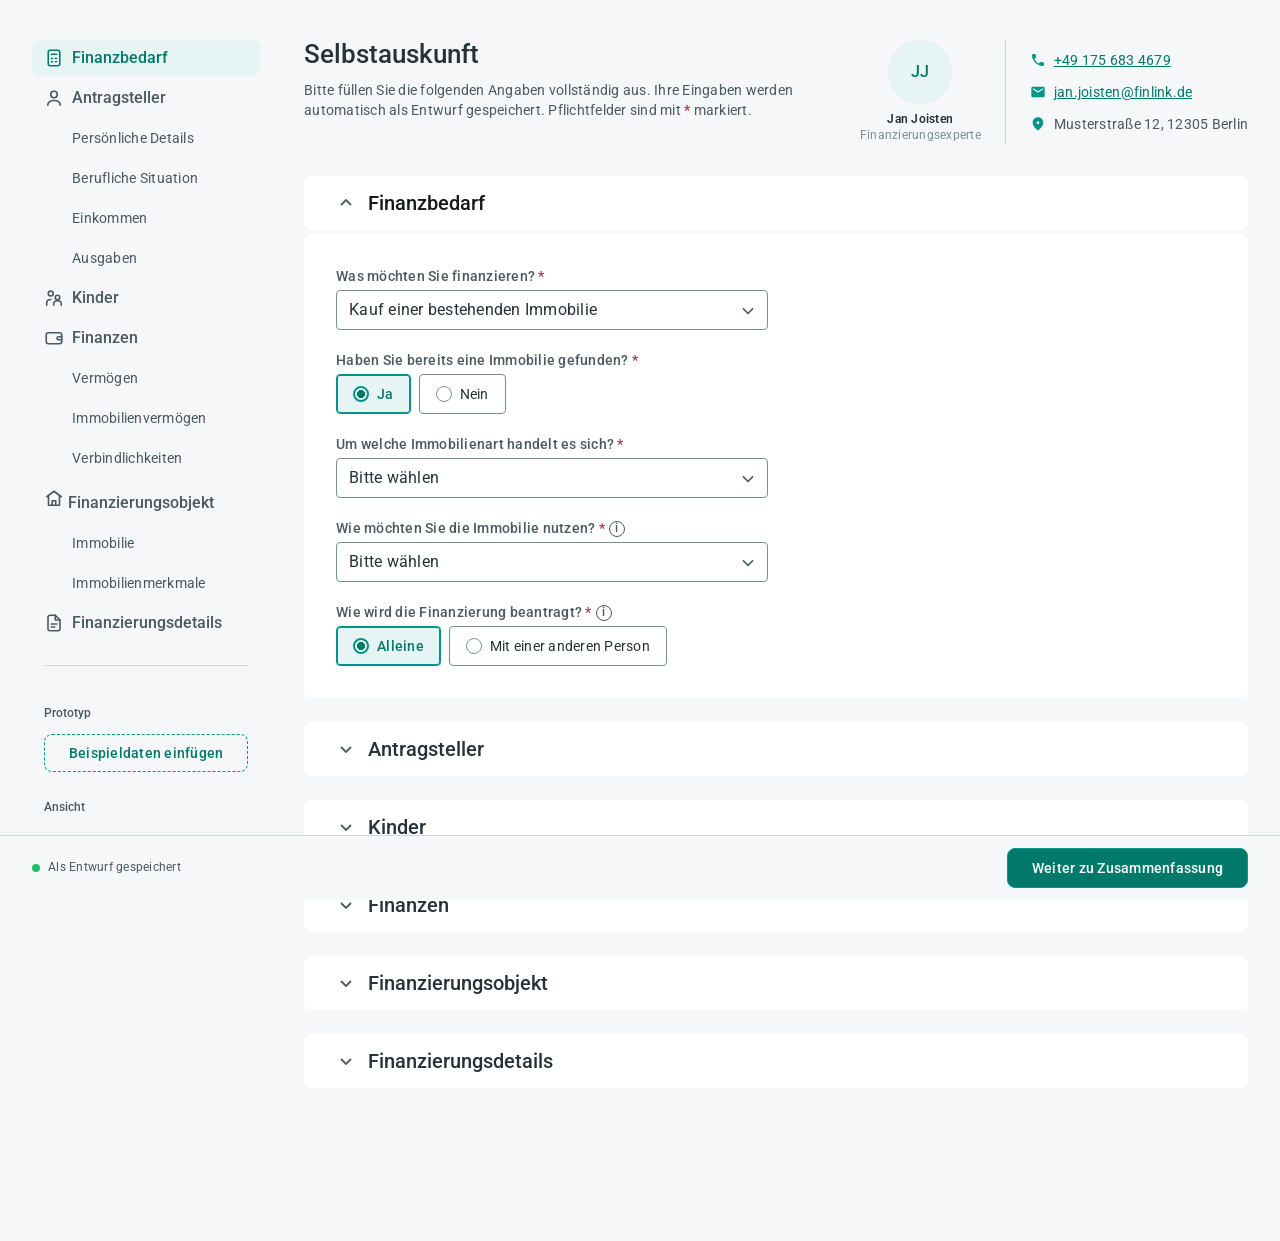
<file: v7/index.html>
<!DOCTYPE html>
<html lang="de" data-appearance="grey" data-density="comfortable" data-viewport="desktop" data-brand="teal">
<head>
<meta charset="UTF-8">
<meta name="viewport" content="width=device-width, initial-scale=1.0">
<title>Selbstauskunft · V6 · FinLink</title>
<!-- Das Symbol in der Tableiste. Auf 16 gezeichnet und nicht aus einer der
     20er-Glyphen verkleinert: die sind mit 1.6 Kontur gesetzt, und 1.6 wird bei
     16px zu 1.28 Geraetepixeln — aus der Linie wird Grau. Hier stehen deshalb
     Flaechen statt Konturen, und der Grund ist gefuellt: eine reine Kontur
     verschwindet auf einer dunklen Tableiste.
     Die Farbe ist teal/700 und nicht teal/500 — dieselbe Rechnung wie beim
     Primaerknopf: Weiss auf teal/500 haelt 3.67:1, auf teal/700 5.32:1, und bei
     16px entscheidet das ueber lesbar oder Matsch (siehe tokens.a11y.css).
     Das hier ist der Stand vor dem ersten Skript. Danach setzt app.js dasselbe
     Symbol noch einmal — aus background/brand/bold statt aus einem eingetippten
     Hex, damit es dem Markenschalter folgt, und mit dem Haken, sobald gesendet
     ist. -->
<link rel="icon" type="image/svg+xml" href="data:image/svg+xml,%3Csvg%20xmlns%3D%22http%3A%2F%2Fwww.w3.org%2F2000%2Fsvg%22%20viewBox%3D%220%200%2016%2016%22%3E%3Crect%20width%3D%2216%22%20height%3D%2216%22%20rx%3D%223.5%22%20fill%3D%22%2300796B%22%2F%3E%3Crect%20x%3D%223.5%22%20y%3D%222.75%22%20width%3D%229%22%20height%3D%2210.5%22%20rx%3D%221.5%22%20fill%3D%22%23fff%22%2F%3E%3Crect%20x%3D%225%22%20y%3D%224.9%22%20width%3D%226%22%20height%3D%221.2%22%20rx%3D%22.6%22%20fill%3D%22%2300796B%22%2F%3E%3Crect%20x%3D%225%22%20y%3D%227.4%22%20width%3D%226%22%20height%3D%221.2%22%20rx%3D%22.6%22%20fill%3D%22%2300796B%22%2F%3E%3Crect%20x%3D%225%22%20y%3D%229.9%22%20width%3D%223.5%22%20height%3D%221.2%22%20rx%3D%22.6%22%20fill%3D%22%2300796B%22%2F%3E%3C%2Fsvg%3E">

<link rel="preconnect" href="https://fonts.googleapis.com">
<link rel="preconnect" href="https://fonts.gstatic.com" crossorigin>
<link href="https://fonts.googleapis.com/css2?family=Roboto:wght@400;500;600;700&display=swap" rel="stylesheet">

<!-- Token layers, in cascade order. The first four are GENERATED by
     build-tokens.py from tokens/ — see README.md. Only components.css is
     hand-written. Removing tokens.a11y.css shows the raw Figma values. -->
<link rel="stylesheet" href="css/tokens.css">
<link rel="stylesheet" href="css/tokens.ext.css">
<link rel="stylesheet" href="css/tokens.a11y.css">
<link rel="stylesheet" href="css/components.css">
</head>
<body>
<a class="skip-link" href="#main">Zum Formular springen</a>

<!-- Auf Überprüfen und Absenden ist die Seitenspalte nur noch der Schalterkasten des
     Prototyps: die Abschnittsliste zeigt auf Karten, die dort nicht mehr stehen, und
     ist mit ihnen weggegangen. Ein 232px breiter Streifen, der nichts zur Seite
     beiträgt, schiebt die Karten aus der Mitte — also ist er dort zu, und dieser Knopf
     holt ihn zurück. Nur auf diesen zwei Ansichten und nur über 900px: im Formular ist
     die Liste echte Navigation und bleibt stehen, und darunter ist die Spalte auf
     beiden Ansichten längst ganz weg. -->
<button type="button" class="tools-toggle" id="tools-toggle" aria-expanded="false" aria-controls="nav">
  <svg class="sliders" viewBox="0 0 20 20" fill="none" stroke="currentColor" stroke-width="1.6"
       stroke-linecap="round" aria-hidden="true">
    <path d="M3.25 6.75h1.5M9.25 6.75h7.5"/>
    <circle cx="7" cy="6.75" r="2.25"/>
    <path d="M3.25 13.25h7.5M15.25 13.25h1.5"/>
    <circle cx="13" cy="13.25" r="2.25"/>
  </svg>
  Darstellung
</button>

<div class="app">
  <nav class="nav" id="nav" aria-label="Abschnitte">
    <!-- Below 900px the list collapses behind this button; above it, .nav-links is
         display:contents and the links are direct flex children of .nav again, so
         the sidebar is laid out exactly as it would be without the wrapper. -->
    <button type="button" class="nav-toggle" aria-expanded="false" aria-controls="nav-links">
      <svg class="burger" viewBox="0 0 20 20" fill="none" stroke="currentColor" stroke-width="1.8"
           stroke-linecap="round" aria-hidden="true">
        <path d="M3 5.5h14M3 10h14M3 14.5h14"/>
      </svg>
      Abschnitte
    </button>

    <div class="nav-links" id="nav-links">
    <!-- The nav mirrors the card structure exactly: a top-level entry per collapsible
         card, and one .sub entry per sub-section inside it. A .sub link therefore only
         ever scrolls — the card it lives in is opened by the click, which opens every
         sub-section with it. -->
    <!-- Only the top-level entries carry an icon: it marks the step you are looking
         for at a glance, and repeating one on every sub-entry would turn the list
         into a column of glyphs with no hierarchy left. All six share the same
         20×20 outlined geometry as the rest of the page's icons. -->
    <a href="#start">
      <svg class="nav-icon" viewBox="0 0 20 20" fill="none" stroke="currentColor" stroke-width="1.6"
           stroke-linecap="round" stroke-linejoin="round" aria-hidden="true">
        <rect x="4.25" y="2.25" width="11.5" height="15.5" rx="2"/>
        <path d="M7.25 6.25h5.5M7.5 10.5h1M11.5 10.5h1M7.5 13.75h1M11.5 13.75h1"/>
      </svg>
      Finanzbedarf
    </a>

    <a href="#antragsteller">
      <svg class="nav-icon" viewBox="0 0 20 20" fill="none" stroke="currentColor" stroke-width="1.6"
           stroke-linecap="round" stroke-linejoin="round" aria-hidden="true">
        <circle cx="10" cy="6.5" r="3.25"/>
        <path d="M3.75 17.25c0-3.2 2.8-4.75 6.25-4.75s6.25 1.55 6.25 4.75"/>
      </svg>
      <span id="person-group-title">Antragsteller</span>
    </a>
    <a href="#pd"                class="sub">Persönliche Details</a>
    <a href="#beruf"             class="sub">Berufliche Situation</a>
    <a href="#einkommen"         class="sub">Einkommen</a>
    <a href="#ausgaben"          class="sub">Ausgaben</a>

    <a href="#kinder">
      <svg class="nav-icon" viewBox="0 0 20 20" fill="none" stroke="currentColor" stroke-width="1.6"
           stroke-linecap="round" stroke-linejoin="round" aria-hidden="true">
        <circle cx="6.75" cy="5.5" r="2.5"/>
        <path d="M2.75 17.25v-2.5c0-2.1 1.8-3.25 4-3.25"/>
        <circle cx="13.5" cy="9.5" r="2.25"/>
        <path d="M9.75 17.25v-1.75c0-1.8 1.7-2.75 3.75-2.75s3.75.95 3.75 2.75v1.75"/>
      </svg>
      Kinder
    </a>

    <a href="#finanzen">
      <svg class="nav-icon" viewBox="0 0 20 20" fill="none" stroke="currentColor" stroke-width="1.6"
           stroke-linecap="round" stroke-linejoin="round" aria-hidden="true">
        <rect x="2.25" y="4.75" width="15.5" height="11" rx="2.25"/>
        <path d="M17.75 8.75h-3.25a1.5 1.5 0 0 0 0 3h3.25"/>
      </svg>
      Finanzen
    </a>
    <a href="#vermoegen"         class="sub">Vermögen</a>
    <!-- Vergleichsvariante, siehe Kommentar an der Sektion selbst — mit ihr entfernen.
         Vorerst ausgeblendet: `hidden` hier und an der Sektion wieder entfernen, um den
         Vergleich zurückzuholen. -->
    <a href="#vermoegen-variante-b" class="sub" hidden>Vermögen — Variante B</a>
    <a href="#immobilienbesitz"  class="sub">Immobilienvermögen</a>
    <a href="#verbindlichkeiten" class="sub">Verbindlichkeiten</a>

    <!-- Both the card and its sub-entries come and go with the finance type, so the
         heading uses the same .object-nav switch — without a data-navfor, because it
         stands for whichever object applies rather than for one of them. -->
    <a href="#objekt"    class="object-nav">
      <svg class="nav-icon" viewBox="0 0 20 20" fill="none" stroke="currentColor" stroke-width="1.6"
           stroke-linecap="round" stroke-linejoin="round" aria-hidden="true">
        <path d="M2.75 8.75 10 3.25l7.25 5.5"/>
        <path d="M4.5 8v9.25h11V8"/>
        <path d="M8.25 17.25v-4.5h3.5v4.5"/>
      </svg>
      Finanzierungsobjekt
    </a>
    <!-- The Immobilienart is written into this entry once it is picked — "Immobilie ·
         Grundstück" — the same way the Antragsteller entry picks up the first name. -->
    <a href="#immobilie" class="sub object-nav" data-navfor="immobilie"><span id="immo-nav-title">Immobilie</span></a>
    <!-- Zweiter Eintrag zum selben Objekt: der Abschnitt ist lang genug, dass man ihn
         gezielt ansteuern will. data-art nimmt ihn beim Grundstück mit dem Abschnitt
         zusammen weg — dafür muss .show unten dem hidden weichen. -->
    <a href="#immobilienmerkmale" class="sub object-nav" data-navfor="immobilie" data-art="!Grundstück">Immobilienmerkmale</a>
    <a href="#neubau"    class="sub object-nav" data-navfor="neubau">Neubau</a>
    <a href="#anschluss" class="sub object-nav" data-navfor="anschluss">Anschlussfinanzierung</a>
    <a href="#modern"    class="sub object-nav" data-navfor="modernisierung">Modernisierung</a>
    <a href="#kapital"   class="sub object-nav" data-navfor="kapital">Kapitalbeschaffung</a>

    <a href="#details">
      <svg class="nav-icon" viewBox="0 0 20 20" fill="none" stroke="currentColor" stroke-width="1.6"
           stroke-linecap="round" stroke-linejoin="round" aria-hidden="true">
        <path d="M11.25 2.25H6a2 2 0 0 0-2 2v11.5a2 2 0 0 0 2 2h8a2 2 0 0 0 2-2V7z"/>
        <path d="M11.25 2.25V7H16"/>
        <path d="M7.25 11h5.5M7.25 14h3.5"/>
      </svg>
      Finanzierungsdetails
    </a>

    <hr class="nav-divider">
    <!-- Nur für den Prototyp: füllt den Antrag mit einem Beispielfall, damit der
         Weg zur Zusammenfassung nicht durch 60 Felder Tippen führt. Bewusst kein
         .seg-Knopf — der ist ein Umschalter, dies ist eine Handlung. Siehe
         prefill.js.

         Steht innerhalb von .nav-links, nicht daneben: oben ist der Wrapper
         display:contents, der Knopf bleibt also genau dort, wo er immer war. Unter
         900px wird aus .nav-links die Klappliste hinter dem Burger — und damit ist
         der Knopf auch auf dem Telefon erreichbar, statt mit .nav-tools ausgeblendet
         zu werden. Er landet dabei nicht in der Leiste selbst, die weiterhin nur den
         Weg zu einem Abschnitt zeigt, sondern in der Liste, die man dafür aufklappt.
         Das gilt auch für die Mobil-Vorschau: der Rahmen lädt dieselbe Seite, führt
         sein eigenes prefill.js aus und füllt damit sein eigenes Formular. -->
    <div class="eyebrow" id="lbl-demo">Prototyp</div>
    <div class="nav-tools">
      <button type="button" class="add-btn" id="prefill">Beispieldaten einfügen</button>
      <p class="nav-note" id="prefill-status" role="status" aria-live="polite"></p>
    </div>
    </div>

    <!-- Kontakt zur Beraterin oder zum Berater, auf dem Telefon. Die Karte aus dem
         Seitenkopf ist dort weg (siehe .advisor im 640px-Block) und steckt hier: das
         Portrait rechts in der klebenden Leiste, und dahinter dieselben drei
         Kontaktwege. Über 640px ist der Block nicht da — dort steht die Karte.

         Er steht NACH .nav-links im Quelltext, nicht davor: die Liste klappt über
         `.nav-toggle[aria-expanded="true"] + .nav-links` auf, und dazwischen
         geschoben wäre sie kein Nachbar des Knopfes mehr. Mit der Tab-Taste kommt
         man dadurch erst durch die Abschnitte und dann zum Portrait — an das Ende
         der Leiste, wo es auch steht. An das rechte Ende schiebt es sich per
         margin-inline-start: auto, nicht per Reihenfolge.

         Die drei Zeilen der Tafel sind Handlungen, keine Angaben: anrufen ist ein
         Link, die anderen beiden kopieren in die Zwischenablage. Deshalb ist die
         Nummer ein <a> und E-Mail und Anschrift sind <button> — was ein Tipp tut,
         soll am Element ablesbar sein und nicht erst im Skript stehen. Das Verb
         steht unsichtbar vor dem Wert, damit die Zeile vorgelesen mehr sagt als die
         Nummer selbst. -->
    <div class="advisor-menu">
      <button type="button" class="advisor-avatar" id="advisor-menu-toggle"
              aria-expanded="false" aria-controls="advisor-menu-pop">
        <span class="sr-only">Kontakt zu <span data-advisor="name">Jan Joisten</span></span>
        <span class="advisor-photo" aria-hidden="true">
          <span class="advisor-initials" data-advisor="initials">JJ</span>
          <img data-advisor="photo" alt="" hidden>
        </span>
      </button>

      <div class="advisor-pop" id="advisor-menu-pop">
        <a class="advisor-action" data-advisor="phone" href="tel:+491756834679">
          <span class="advisor-icon-box"><svg class="advisor-icon" viewBox="0 0 12 12" fill="currentColor" aria-hidden="true"><path d="M9.61499 7.63L8.34499 7.485C8.03999 7.45 7.73999 7.555 7.52499 7.77L6.60499 8.69C5.18999 7.97 4.02999 6.815 3.30999 5.395L4.23499 4.47C4.44999 4.255 4.55499 3.955 4.51999 3.65L4.37499 2.39C4.31499 1.885 3.88999 1.505 3.37999 1.505H2.51499C1.94999 1.505 1.47999 1.975 1.51499 2.54C1.77999 6.81 5.19499 10.22 9.45999 10.485C10.025 10.52 10.495 10.05 10.495 9.485V8.62C10.5 8.115 10.12 7.69 9.61499 7.63Z"/></svg></span>
          <span class="sr-only">Anrufen: </span>
          <span class="advisor-value">+49 175 683 4679</span>
        </a>
        <button type="button" class="advisor-action" data-advisor="mail" data-copy="E-Mail-Adresse">
          <span class="advisor-icon-box"><svg class="advisor-icon" viewBox="0 0 12 12" fill="currentColor" aria-hidden="true"><path d="M10 2H2C1.45 2 1.005 2.45 1.005 3L1 9C1 9.55 1.45 10 2 10H10C10.55 10 11 9.55 11 9V3C11 2.45 10.55 2 10 2ZM9.8 4.125L6.265 6.335C6.105 6.435 5.895 6.435 5.735 6.335L2.2 4.125C2.075 4.045 2 3.91 2 3.765C2 3.43 2.365 3.23 2.65 3.405L6 5.5L9.35 3.405C9.635 3.23 10 3.43 10 3.765C10 3.91 9.925 4.045 9.8 4.125Z"/></svg></span>
          <span class="sr-only">E-Mail-Adresse kopieren: </span>
          <span class="advisor-value">jan.joisten@finlink.de</span>
        </button>
        <button type="button" class="advisor-action" id="advisor-nav-address"
                data-advisor="address" data-copy="Anschrift">
          <span class="advisor-icon-box"><svg class="advisor-icon" viewBox="0 0 12 12" fill="currentColor" aria-hidden="true"><path d="M6 1C3.9 1 2 2.61 2 5.1C2 6.69 3.225 8.56 5.67 10.715C5.86 10.88 6.145 10.88 6.335 10.715C8.775 8.56 10 6.69 10 5.1C10 2.61 8.1 1 6 1ZM6 6C5.45 6 5 5.55 5 5C5 4.45 5.45 4 6 4C6.55 4 7 4.45 7 5C7 5.55 6.55 6 6 6Z"/></svg></span>
          <span class="sr-only">Anschrift kopieren: </span>
          <span class="advisor-value">Musterstraße 12, 12305 Berlin</span>
        </button>
        <p class="advisor-status" id="advisor-copy-status" role="status" aria-live="polite"></p>
      </div>
    </div>


    <!-- Mobil loads this same page into a phone-sized iframe next to the sidebar —
         a real viewport, so the breakpoints and the Mobile typography from the
         export apply exactly as they do on a phone. See .phone in components.css. -->
    <div class="eyebrow" id="lbl-viewport">Ansicht</div>
    <div class="seg" role="group" aria-labelledby="lbl-viewport">
      <button type="button" data-viewport="desktop" aria-pressed="true">Desktop</button>
      <button type="button" data-viewport="mobile" aria-pressed="false">Mobil</button>
    </div>

    <div class="eyebrow" id="lbl-density">Dichte</div>
    <div class="seg" role="group" aria-labelledby="lbl-density">
      <button type="button" data-density="comfortable" aria-pressed="true">Komfortabel</button>
      <button type="button" data-density="compact" aria-pressed="false">Kompakt</button>
    </div>

    <div class="eyebrow" id="lbl-appearance">Erscheinungsbild</div>
    <div class="seg" role="group" aria-labelledby="lbl-appearance">
      <button type="button" data-appearance="grey" aria-pressed="true">Default</button>
      <button type="button" data-appearance="dark" aria-pressed="false">Dunkel</button>
    </div>

    <!-- Nur für den Prototyp: die Markenfarbe durchtauschen, um zu sehen, wie die
         Screens unter einer anderen Marke aussehen. Der Schalter setzt data-brand auf
         <html>, und getauscht werden ausschließlich die sieben Primitive der Rampe —
         nicht die semantischen Rollen. Knöpfe, Links, Fokusringe, gewählte Chips, der
         Kontrast-Pass und der Dunkelmodus folgen deshalb von selbst; keine Komponente
         weiß von diesem Schalter. Die Rampen stehen in components.css unter
         „Markenrampen“. Wie die übrigen Schalter gilt er für Desktop und Mobil-Vorschau
         gleichzeitig — data-brand steht in SETTINGS und reist per postMessage mit. -->
    <div class="eyebrow" id="lbl-brand">Marke</div>
    <div class="seg" role="group" aria-labelledby="lbl-brand">
      <button type="button" data-brand="teal"  aria-pressed="true">Teal</button>
      <button type="button" data-brand="coral" aria-pressed="false">Koralle</button>
      <button type="button" data-brand="blue"  aria-pressed="false">Blau</button>
      <button type="button" data-brand="steel" aria-pressed="false">Stahl</button>
    </div>
  </nav>

  <main class="content" id="main">

    <!-- Seitenkopf: links, worum es geht, rechts, wer den Link geschickt hat. Eine
         Zeile, weil die Person die Frage "warum liegt das hier vor mir" beantwortet
         und nicht das Formular anfuehrt — vor der Ueberschrift stehend haette sie
         genau das getan.
         Der Magic Link traegt die Person mit sich; app.js liest sie aus der Adresse
         (initAdvisor) und schreibt sie hier hinein. Was im Quelltext steht, ist der
         Stand ohne Parameter.
         Das Portraet ist ein <img> ohne src, solange keins mitkommt; sichtbar sind
         dann die Initialen darunter. Einen alt-Text bekommt es nicht: der Name steht
         unmittelbar darunter, und ein zweites Mal vorgelesen zu werden hilft
         niemandem.
         Was hier data-advisor traegt, gibt es zweimal: einmal in dieser Karte und
         einmal im Kontaktmenue der Mobil-Leiste. initAdvisor schreibt in beide,
         darum steht der Haken am Attribut und nicht an der id. -->
    <div class="page-head">
      <div class="page-intro">
        <h1 class="page-title">Selbstauskunft</h1>
        <p class="lede">Bitte füllen Sie die folgenden Angaben vollständig aus. Ihre Eingaben
          werden automatisch als Entwurf gespeichert. Pflichtfelder sind mit
          <span class="req" aria-hidden="true">*</span> markiert.</p>
      </div>

      <aside class="advisor" aria-labelledby="advisor-name">
        <div class="advisor-person">
          <span class="advisor-photo">
            <span class="advisor-initials" id="advisor-initials" data-advisor="initials" aria-hidden="true">JJ</span>
            <img id="advisor-photo" data-advisor="photo" alt="" hidden>
          </span>
          <div class="advisor-identity">
            <p class="advisor-name" id="advisor-name" data-advisor="name">Jan Joisten</p>
            <p class="advisor-role" id="advisor-role" data-advisor="role">Finanzierungsexperte</p>
          </div>
        </div>

        <!-- Der Wert liegt INNERHALB des Links und nicht daneben: der Link ist die
             ganze Zeile, und was man anklickt, soll das sein, was man liest. Das dt
             traegt das Wort, das nie auf dem Schirm steht — Telefon, E-Mail,
             Adresse —, sonst liest ein Screenreader drei Werte ohne Begriff vor.
             Auf dem Telefon ist dieser Block nicht da; dort stehen dieselben drei
             Wege hinter dem Portrait in der Leiste (.advisor-menu oben).
             Die drei Icons sind die Exporte aus Icons/ — gefuellt, im 12er-Raster —
             Pfad fuer Pfad unveraendert uebernommen. Weggelassen ist nur die
             Klammer aus clipPath, die bei allen dreien nichts abschneidet;
             ersetzt ist nur die eingebrannte #003EB4 durch currentColor, damit die
             Farbe aus icon/brand/bold kommt und dem Markenschalter folgt. -->
        <dl class="advisor-contact">
          <div class="advisor-row">
            <dt class="sr-only">Telefon</dt>
            <dd>
              <a class="advisor-link" id="advisor-phone" data-advisor="phone" href="tel:+491756834679">
                <span class="advisor-icon-box">
                  <svg class="advisor-icon" viewBox="0 0 12 12" fill="currentColor" aria-hidden="true">
                    <path d="M9.61499 7.63L8.34499 7.485C8.03999 7.45 7.73999 7.555 7.52499 7.77L6.60499 8.69C5.18999 7.97 4.02999 6.815 3.30999 5.395L4.23499 4.47C4.44999 4.255 4.55499 3.955 4.51999 3.65L4.37499 2.39C4.31499 1.885 3.88999 1.505 3.37999 1.505H2.51499C1.94999 1.505 1.47999 1.975 1.51499 2.54C1.77999 6.81 5.19499 10.22 9.45999 10.485C10.025 10.52 10.495 10.05 10.495 9.485V8.62C10.5 8.115 10.12 7.69 9.61499 7.63Z"/>
                  </svg>
                </span>
                <span class="advisor-value">+49 175 683 4679</span>
              </a>
            </dd>
          </div>
          <div class="advisor-row">
            <dt class="sr-only">E-Mail</dt>
            <dd>
              <a class="advisor-link" id="advisor-mail" data-advisor="mail" href="mailto:jan.joisten@finlink.de">
                <span class="advisor-icon-box">
                  <svg class="advisor-icon" viewBox="0 0 12 12" fill="currentColor" aria-hidden="true">
                    <path d="M10 2H2C1.45 2 1.005 2.45 1.005 3L1 9C1 9.55 1.45 10 2 10H10C10.55 10 11 9.55 11 9V3C11 2.45 10.55 2 10 2ZM9.8 4.125L6.265 6.335C6.105 6.435 5.895 6.435 5.735 6.335L2.2 4.125C2.075 4.045 2 3.91 2 3.765C2 3.43 2.365 3.23 2.65 3.405L6 5.5L9.35 3.405C9.635 3.23 10 3.43 10 3.765C10 3.91 9.925 4.045 9.8 4.125Z"/>
                  </svg>
                </span>
                <span class="advisor-value">jan.joisten@finlink.de</span>
              </a>
            </dd>
          </div>
          <div class="advisor-row">
            <dt class="sr-only">Adresse</dt>
            <dd>
              <a class="advisor-link" id="advisor-address" data-advisor="address"
                 href="https://www.google.com/maps/search/?api=1&amp;query=Musterstra%C3%9Fe%2012%2C%2012305%20Berlin"
                 target="_blank" rel="noopener noreferrer">
                <span class="advisor-icon-box">
                  <svg class="advisor-icon" viewBox="0 0 12 12" fill="currentColor" aria-hidden="true">
                    <path d="M6 1C3.9 1 2 2.61 2 5.1C2 6.69 3.225 8.56 5.67 10.715C5.86 10.88 6.145 10.88 6.335 10.715C8.775 8.56 10 6.69 10 5.1C10 2.61 8.1 1 6 1ZM6 6C5.45 6 5 5.55 5 5C5 4.45 5.45 4 6 4C6.55 4 7 4.45 7 5C7 5.55 6.55 6 6 6Z"/>
                  </svg>
                </span>
                <span class="advisor-value">Musterstraße 12, 12305 Berlin</span>
              </a>
            </dd>
          </div>
        </dl>
      </aside>
    </div>

    <!-- ===================== 1 · FINANZBEDARF ===================== -->
    <section class="card" id="start" aria-labelledby="h-start" data-open="true">
      <h2 class="card-head">
        <button type="button" class="card-toggle" aria-expanded="true" aria-controls="body-start">
          <svg class="chev" viewBox="0 0 20 20" fill="none" stroke="currentColor" stroke-width="1.8" aria-hidden="true"><path d="M5 8l5 5 5-5"/></svg>
          <span class="card-title" id="h-start">Finanzbedarf</span>
        </button>
      </h2>
      <div class="card-body" id="body-start">
        <div class="card-body-inner">
          <div class="card-pad">
      <div class="grid">
        <div class="field col-6">
          <label for="zweck">Was möchten Sie finanzieren? <span class="req" aria-hidden="true">*</span></label>
          <span class="select-wrap">
            <select class="select" id="zweck" required>
              <option value="neubau-bautraeger">Neubau vom Bauträger</option>
              <option value="kauf" selected>Kauf einer bestehenden Immobilie</option>
              <option value="bauvorhaben">Eigenes Bauvorhaben</option>
              <option value="modernisierung">Modernisierung</option>
              <option value="anschluss">Anschlussfinanzierung</option>
              <option value="kapitalbeschaffung">Kapitalbeschaffung</option>
            </select>
          </span>
        </div>
      </div>

      <!-- Immobilie gefunden? — nur bei Kauf -->
      <div class="reveal" id="c-gefunden"><div class="reveal-inner"><div class="pad">
        <div class="field" role="group" aria-labelledby="lbl-gefunden" id="gefunden" data-required>
          <span class="group-label" id="lbl-gefunden">Haben Sie bereits eine Immobilie gefunden? <span class="req" aria-hidden="true">*</span></span>
          <div class="choices">
            <label class="choice"><input type="radio" name="gefunden" value="Ja" checked><span>Ja</span></label>
            <label class="choice"><input type="radio" name="gefunden" value="Nein"><span>Nein</span></label>
          </div>
        </div>
      </div></div></div>

      <div class="reveal" id="c-immobilienart"><div class="reveal-inner"><div class="pad">
        <div class="grid">
          <div class="field col-6">
            <label for="immobilienart">Um welche Immobilienart handelt es sich? <span class="req" aria-hidden="true">*</span></label>
            <span class="select-wrap">
              <select class="select" id="immobilienart" required>
                <option value="">Bitte wählen</option>
                <option>Eigentumswohnung</option>
                <option>Einfamilienhaus</option>
                <option>Zweifamilienhaus</option>
                <option>Mehrfamilienhaus</option>
                <option>Doppelhaushälfte</option>
                <option>Reihenendhaus</option>
                <option>Reihenmittelhaus</option>
                <option>Wohn- und Geschäftshaus</option>
                <option>Grundstück</option>
              </select>
            </span>
          </div>
        </div>
      </div></div></div>

      <div class="reveal" id="c-nutzung"><div class="reveal-inner"><div class="pad">
        <div class="grid">
          <div class="field col-6">
            <label for="nutzung">Wie möchten Sie die Immobilie nutzen? <span class="req" aria-hidden="true">*</span></label>
            <p class="help" id="h-nutzung">Einige Banken gewähren einen Zinsnachlass, wenn die Immobilie
              eigengenutzt wird. Eine KfW-Förderung ist bei vermieteten Objekten teilweise möglich.</p>
            <span class="select-wrap">
              <select class="select" id="nutzung" aria-describedby="h-nutzung" required>
                <option value="">Bitte wählen</option>
                <option>Selbst nutzen</option>
                <option>Vermieten</option>
                <option>Teilweise vermieten</option>
              </select>
            </span>
          </div>
        </div>
      </div></div></div>

      <div class="grid" style="margin-top:var(--ds-field-gap-stack)">
        <div class="field col-6" role="group" id="darlehensnehmer"
             aria-labelledby="lbl-dn" aria-describedby="h-dn" data-required>
          <span class="group-label" id="lbl-dn">Wie wird die Finanzierung beantragt? <span class="req" aria-hidden="true">*</span></span>
          <p class="help" id="h-dn">Falls Sie verheiratet sind, stellen Sie den Antrag bitte gemeinsam
            mit Ihrem Ehepartner. Dies ist eine Voraussetzung der meisten Kreditgeber.</p>
          <div class="choices">
            <label class="choice"><input type="radio" name="darlehensnehmer" value="1" checked><span>Alleine</span></label>
            <label class="choice"><input type="radio" name="darlehensnehmer" value="2"><span>Mit einer anderen Person</span></label>
          </div>
        </div>
      </div>
          </div>
        </div>
      </div>
    </section>

    <!-- ===================== 2 · ANTRAGSTELLER ===================== -->
    <!-- The four parts of this step are one list, not four doors: they open with the
         card and stay open, so the headings only say which part you are in. -->
    <section class="card" id="antragsteller" aria-labelledby="h-antragsteller" data-open="false">
      <h2 class="card-head">
        <button type="button" class="card-toggle" aria-expanded="false" aria-controls="body-antragsteller">
          <svg class="chev" viewBox="0 0 20 20" fill="none" stroke="currentColor" stroke-width="1.8" aria-hidden="true"><path d="M5 8l5 5 5-5"/></svg>
          <span class="card-title" id="h-antragsteller">Antragsteller</span>
        </button>
      </h2>
      <div class="card-body" id="body-antragsteller">
        <div class="card-body-inner">
          <div class="subsections">
        <!-- ===================== PERSÖNLICHE DETAILS ===================== -->
        <section class="subsection-static" id="pd" aria-labelledby="h-pd">
          <h3 class="subsection-title" id="h-pd">Persönliche Details</h3>
          <div class="card-pad">
              <div class="card-actions"><button type="button" class="add-btn" id="add-applicant">+ Antragsteller 2 hinzufügen</button></div>
          <div class="applicants" data-applicants="pd">
            <div class="applicant" data-applicant="1">
              <div class="applicant-head"><span class="applicant-title">Antragsteller 1</span></div>
              <div class="grid">
                <div class="field col-12 chip-row" role="group" aria-labelledby="lbl-a1-anrede" data-required>
                  <span class="group-label" id="lbl-a1-anrede">Anrede <span class="req" aria-hidden="true">*</span></span>
                  <div class="choices">
                    <label class="choice"><input type="radio" name="a1-anrede" value="Frau"><span>Frau</span></label>
                    <label class="choice"><input type="radio" name="a1-anrede" value="Herr"><span>Herr</span></label>
                    <label class="choice"><input type="radio" name="a1-anrede" value="Divers"><span>Divers</span></label>
                  </div>
                </div>
                <div class="field col-12 chip-row" role="group" aria-labelledby="lbl-a1-titel">
                  <span class="group-label" id="lbl-a1-titel">Titel</span>
                  <div class="choices">
                    <label class="choice"><input type="radio" name="a1-titel" value="" checked><span>Kein Titel</span></label>
                    <label class="choice"><input type="radio" name="a1-titel" value="Dr."><span>Dr.</span></label>
                    <label class="choice"><input type="radio" name="a1-titel" value="Prof."><span>Prof.</span></label>
                    <label class="choice"><input type="radio" name="a1-titel" value="Prof. Dr."><span>Prof. Dr.</span></label>
                  </div>
                </div>
                <div class="field col-6">
                  <label for="a1-vorname">Vorname <span class="req" aria-hidden="true">*</span></label>
                  <input class="input" id="a1-vorname" type="text" data-role="vorname" autocomplete="given-name" required>
                </div>
                <div class="field col-6">
                  <label for="a1-nachname">Nachname <span class="req" aria-hidden="true">*</span></label>
                  <input class="input" id="a1-nachname" type="text" data-role="nachname" autocomplete="family-name" required>
                </div>
                <!-- E-Mail ODER Telefon: erreichbar sein ist Pflicht, auf welchem Weg
                     nicht. Deshalb trägt keines der beiden Felder `required` — das würde
                     beide verlangen. Die Gruppe darum hält die Regel (data-one-of), färbt
                     im Fehlerfall beide Felder und trägt die eine Meldung darunter; das
                     Sternchen steht folgerichtig an der Gruppe und nicht an den
                     Feldern. -->
                <div class="field col-12" role="group" aria-labelledby="lbl-a1-kontakt" data-one-of>
                  <span class="group-label" id="lbl-a1-kontakt">Erreichbarkeit <span class="req" aria-hidden="true">*</span></span>
                  <p class="help" id="h-a1-kontakt">Eine der beiden Angaben genügt — darüber meldet sich die Beraterin oder der Berater bei Rückfragen.</p>
                  <div class="grid">
                    <div class="field col-6">
                      <label for="a1-email">E-Mail-Adresse</label>
                      <input class="input" id="a1-email" type="email" inputmode="email"
                             autocomplete="email" data-mail aria-describedby="h-a1-kontakt">
                    </div>
                    <div class="field col-6">
                      <label for="a1-telefon">Telefonnummer</label>
                      <input class="input" id="a1-telefon" type="tel" inputmode="tel"
                             autocomplete="tel" aria-describedby="h-a1-kontakt">
                    </div>
                  </div>
                </div>
                <div class="field col-8">
                  <label for="a1-strasse">Straße <span class="req" aria-hidden="true">*</span></label>
                  <input class="input" id="a1-strasse" type="text" autocomplete="address-line1" required>
                </div>
                <div class="field col-4">
                  <label for="a1-hausnr">Hausnr. <span class="req" aria-hidden="true">*</span></label>
                  <input class="input" id="a1-hausnr" type="text" autocomplete="address-line2" required>
                </div>
                <div class="field col-4">
                  <label for="a1-plz">PLZ <span class="req" aria-hidden="true">*</span></label>
                  <input class="input" id="a1-plz" type="text" inputmode="numeric" autocomplete="postal-code" required>
                </div>
                <div class="field col-4">
                  <label for="a1-ort">Ort <span class="req" aria-hidden="true">*</span></label>
                  <input class="input" id="a1-ort" type="text" autocomplete="address-level2" required>
                </div>
                <div class="field col-4">
                  <label for="a1-wohnhaft">Wohnhaft seit</label>
                  <input class="input" id="a1-wohnhaft" type="text" placeholder="tt.mm.jjjj" inputmode="numeric">
                </div>
                <div class="field col-6">
                  <label for="a1-gebdatum">Geburtsdatum <span class="req" aria-hidden="true">*</span></label>
                  <input class="input" id="a1-gebdatum" type="text" placeholder="tt.mm.jjjj" inputmode="numeric" autocomplete="bday" required>
                </div>
                <div class="field col-6">
                  <label for="a1-gebort">Geburtsort <span class="req" aria-hidden="true">*</span></label>
                  <input class="input" id="a1-gebort" type="text" required>
                </div>
                <div class="field col-6">
                  <label for="a1-staat">Staatsangehörigkeit <span class="req" aria-hidden="true">*</span></label>
                  <!-- Mock data, deliberately short: the DACH region first because that is
                       who the form is for, then the most common remaining nationalities
                       alphabetically, then an escape hatch. A real list is ~200 entries and
                       wants a type-ahead rather than a select — which is what the placeholder
                       here used to promise without anything implementing it. -->
                  <span class="select-wrap">
                    <select class="select" id="a1-staat" required>
                      <option value="">Bitte wählen</option>
                      <option>deutsch</option>
                      <option>österreichisch</option>
                      <option>schweizerisch</option>
                      <option>französisch</option>
                      <option>griechisch</option>
                      <option>italienisch</option>
                      <option>kroatisch</option>
                      <option>niederländisch</option>
                      <option>polnisch</option>
                      <option>portugiesisch</option>
                      <option>rumänisch</option>
                      <option>spanisch</option>
                      <option>türkisch</option>
                      <option>Sonstige</option>
                    </select>
                  </span>
                </div>
                <div class="field col-6 col-start">
                  <label for="a1-steuerid">Steuer-ID</label>
                  <!-- The Steuer-ID is exactly 11 digits and never grouped or punctuated,
                       so it takes the numeric keypad and a length cap rather than a mask.
                       No autocomplete attribute: there is no autofill token for a tax id,
                       and `off` would be wrong here — cloneApplicant prefixes every
                       autocomplete it finds, and `section-… off` is not a valid pair. -->
                  <input class="input" id="a1-steuerid" type="text" inputmode="numeric"
                    maxlength="11" placeholder="11-stellig">
                </div>
                <div class="field col-6 col-start">
                  <label for="a1-familienstand">Familienstand <span class="req" aria-hidden="true">*</span></label>
                  <span class="select-wrap">
                    <select class="select" id="a1-familienstand" data-show-when="verheiratet" required>
                      <option value="">Bitte wählen</option>
                      <option value="ledig">ledig</option>
                      <option value="verheiratet">verheiratet</option>
                      <option value="geschieden">geschieden</option>
                      <option value="verwitwet">verwitwet</option>
                      <option value="eingetr">eingetr. Lebenspartnerschaft</option>
                    </select>
                  </span>
                  <div class="reveal"><div class="reveal-inner"><div class="pad">
                    <div class="field">
                      <label for="a1-guterstand">In welchem Güterstand leben Sie? <span class="req" aria-hidden="true">*</span></label>
                      <span class="select-wrap">
                        <select class="select" id="a1-guterstand" required>
                          <option>Zugewinngemeinschaft</option><option>Gütertrennung</option><option>Gütergemeinschaft</option>
                        </select>
                      </span>
                    </div>
                  </div></div></div>
                </div>
              </div>
            </div>
          </div>
          </div>
        </section>
        <!-- ===================== BERUFLICHE SITUATION ===================== -->
        <section class="subsection-static" id="beruf" aria-labelledby="h-beruf">
          <h3 class="subsection-title" id="h-beruf">Berufliche Situation</h3>
          <div class="card-pad">
          <div class="applicants" data-applicants="beruf">
            <div class="applicant" data-applicant="1">
              <div class="applicant-head"><span class="applicant-title">Antragsteller 1</span></div>
              <!-- The employment status is the one question everybody answers, and it
                   decides which block follows: an employer, a company, a pension, or
                   nothing at all for someone who is not earning. One case per answer in
                   #b1-status-cases, only ever one of them open. -->
              <div class="grid">
                <div class="field col-6">
                  <label for="b1-verhaeltnis">Beschäftigungsverhältnis <span class="req" aria-hidden="true">*</span></label>
                  <span class="select-wrap">
                    <select class="select" id="b1-verhaeltnis" required data-switch="#b1-status-cases">
                      <option value="">Bitte wählen</option>
                      <option>Angestellt</option><option>Selbstständig</option><option>Beamtin / Beamter</option>
                      <option>Rentnerin / Rentner</option><option>Arbeitslos</option>
                      <option>Studentin / Student</option><option>Hausfrau / Hausmann</option>
                    </select>
                  </span>
                </div>
              </div>
              <div id="b1-status-cases">
              <!-- Angestellt and Beamtin / Beamter ask the same thing: both have an
                   employer, the Dienstherr being one. -->
              <div class="reveal" id="c-b1-arbeitgeber" data-when="Angestellt|Beamtin / Beamter"><div class="reveal-inner"><div class="pad">
              <div class="grid">
                <!-- Beruf, Branche and the employer's name are asked but not insisted on:
                     they describe the applicant, they do not carry the credit decision the
                     way the income figures and the employer's address do. -->
                <div class="field col-6">
                  <label for="b1-beruf">Ausgeübter Beruf</label>
                  <input class="input" id="b1-beruf" type="text" autocomplete="organization-title">
                </div>
                <div class="field col-6">
                  <label for="b1-branche">Branche</label>
                  <span class="select-wrap">
                    <select class="select" id="b1-branche">
                      <option value="">Bitte wählen</option>
                      <option>Industrie</option><option>Dienstleistung</option><option>Handel</option>
                      <option>Handwerk</option><option>Öffentlicher Dienst</option>
                      <option>Gesundheitswesen</option><option>IT</option><option>Sonstiges</option>
                    </select>
                  </span>
                </div>
                <div class="field col-8">
                  <label for="b1-arbeitgeber">Name des Arbeitgebers</label>
                  <input class="input" id="b1-arbeitgeber" type="text" autocomplete="organization">
                </div>
                <div class="field col-4">
                  <label for="b1-seit">Beschäftigt seit <span class="req" aria-hidden="true">*</span></label>
                  <input class="input" id="b1-seit" type="text" placeholder="mm.jjjj" inputmode="numeric" required>
                </div>
                <div class="field col-12" role="group" aria-labelledby="lbl-b1-befristet" data-show-when="Ja">
                  <span class="group-label" id="lbl-b1-befristet">Ist das Arbeitsverhältnis befristet?</span>
                  <div class="choices">
                    <label class="choice"><input type="radio" name="b1-befristet" value="Ja"><span>Ja</span></label>
                    <label class="choice"><input type="radio" name="b1-befristet" value="Nein"><span>Nein</span></label>
                  </div>
                  <div class="reveal"><div class="reveal-inner"><div class="pad">
                    <div class="grid">
                      <div class="field col-6">
                        <label for="b1-befristet-bis">Befristet bis <span class="req" aria-hidden="true">*</span></label>
                        <input class="input" id="b1-befristet-bis" type="text" placeholder="mm.jjjj" inputmode="numeric" required>
                      </div>
                    </div>
                  </div></div></div>
                </div>
                <div class="field col-12" role="group" aria-labelledby="lbl-b1-probezeit">
                  <span class="group-label" id="lbl-b1-probezeit">Befinden Sie sich in der Probezeit?</span>
                  <div class="choices">
                    <label class="choice"><input type="radio" name="b1-probezeit" value="Ja"><span>Ja</span></label>
                    <label class="choice"><input type="radio" name="b1-probezeit" value="Nein"><span>Nein</span></label>
                  </div>
                </div>
              </div>
              </div></div></div>

              <!-- Selbstständig: the company takes the employer's place. The figures it
                   earns are asked once, under Einkommen, so they are not repeated here. -->
              <div class="reveal" id="c-b1-selbststaendig" data-when="Selbstständig"><div class="reveal-inner"><div class="pad">
              <div class="grid">
                <div class="field col-8">
                  <label for="b1-firma">Name des Unternehmens <span class="req" aria-hidden="true">*</span></label>
                  <input class="input" id="b1-firma" type="text" required>
                </div>
                <div class="field col-4">
                  <label for="b1-rechtsform">Rechtsform <span class="req" aria-hidden="true">*</span></label>
                  <span class="select-wrap">
                    <select class="select" id="b1-rechtsform" required>
                      <option value="">Bitte wählen</option>
                      <option>Einzelunternehmen</option><option>Freiberuflich</option><option>GbR</option>
                      <option>GmbH</option><option>UG (haftungsbeschränkt)</option><option>GmbH &amp; Co. KG</option>
                      <option>KG</option><option>OHG</option><option>AG</option><option>Sonstige</option>
                    </select>
                  </span>
                </div>
                <div class="field col-6">
                  <!-- The same question as under Angestellt, so it is asked the same way:
                       optional there, optional here. -->
                  <label for="b1-sb-branche">Branche</label>
                  <span class="select-wrap">
                    <select class="select" id="b1-sb-branche">
                      <option value="">Bitte wählen</option>
                      <option>Industrie</option><option>Dienstleistung</option><option>Handel</option>
                      <option>Handwerk</option><option>Öffentlicher Dienst</option>
                      <option>Gesundheitswesen</option><option>IT</option><option>Sonstiges</option>
                    </select>
                  </span>
                </div>
                <div class="field col-6">
                  <label for="b1-sb-seit">Selbstständig seit <span class="req" aria-hidden="true">*</span></label>
                  <input class="input" id="b1-sb-seit" type="text" placeholder="mm.jjjj" inputmode="numeric" required>
                </div>
              </div>
              </div></div></div>

              <!-- Rentnerin / Rentner: which pension, and since when. -->
              <div class="reveal" id="c-b1-rente" data-when="Rentnerin / Rentner"><div class="reveal-inner"><div class="pad">
              <div class="grid">
                <div class="field col-6">
                  <label for="b1-rentenart">Art der Rente <span class="req" aria-hidden="true">*</span></label>
                  <span class="select-wrap">
                    <select class="select" id="b1-rentenart" required>
                      <option value="">Bitte wählen</option>
                      <option>Altersrente</option><option>Pension</option>
                      <option>Erwerbsminderungsrente</option><option>Witwen- / Witwerrente</option>
                      <option>Sonstige</option>
                    </select>
                  </span>
                </div>
                <div class="field col-6">
                  <label for="b1-rente-seit">Rente bezogen seit <span class="req" aria-hidden="true">*</span></label>
                  <input class="input" id="b1-rente-seit" type="text" placeholder="mm.jjjj" inputmode="numeric" required>
                </div>
              </div>
              </div></div></div>

              <!-- Arbeitslos: only the date is needed. The previous occupation says
                   something about the prospect of the next one, so it is asked, but
                   nobody is held up by it. -->
              <div class="reveal" id="c-b1-arbeitslos" data-when="Arbeitslos"><div class="reveal-inner"><div class="pad">
              <div class="grid">
                <div class="field col-4">
                  <label for="b1-al-seit">Arbeitslos seit <span class="req" aria-hidden="true">*</span></label>
                  <input class="input" id="b1-al-seit" type="text" placeholder="mm.jjjj" inputmode="numeric" required>
                </div>
                <div class="field col-8">
                  <label for="b1-al-beruf">Zuletzt ausgeübter Beruf</label>
                  <input class="input" id="b1-al-beruf" type="text">
                </div>
              </div>
              </div></div></div>

              <!-- Studentin / Student -->
              <div class="reveal" id="c-b1-studium" data-when="Studentin / Student"><div class="reveal-inner"><div class="pad">
              <div class="grid">
                <div class="field col-8">
                  <label for="b1-hochschule">Hochschule / Ausbildungsstätte <span class="req" aria-hidden="true">*</span></label>
                  <input class="input" id="b1-hochschule" type="text" required>
                </div>
                <div class="field col-4">
                  <label for="b1-studium-ende">Voraussichtliches Ende <span class="req" aria-hidden="true">*</span></label>
                  <input class="input" id="b1-studium-ende" type="text" placeholder="mm.jjjj" inputmode="numeric" required>
                </div>
              </div>
              </div></div></div>
              <!-- Hausfrau / Hausmann has no case: there is nothing further to ask. -->
              </div>
            </div>
          </div>
          </div>
        </section>
        <!-- ===================== EINKOMMEN ===================== -->
        <section class="subsection-static" id="einkommen" aria-labelledby="h-eink">
          <h3 class="subsection-title" id="h-eink">Einkommen</h3>
          <div class="card-pad">
          <div class="applicants" data-applicants="einkommen">
            <div class="applicant" data-applicant="1">
              <div class="applicant-head"><span class="applicant-title">Antragsteller 1</span></div>
              <div class="grid">
                <!-- One column, not two: both are short figures, and a full-width pair
                     stretches two small numbers across the whole card with nothing
                     between them. col-start puts the second on its own row underneath. -->
                <div class="field col-4">
                  <label for="e1-netto">Monatliches Nettoeinkommen <span class="req" aria-hidden="true">*</span></label>
                  <div class="with-unit"><input class="input" id="e1-netto" inputmode="decimal" required><span class="unit">€</span></div>
                </div>
                <div class="field col-4 col-start">
                  <label for="e1-gehaelter">Anzahl Gehälter pro Jahr</label>
                  <span class="select-wrap">
                    <select class="select" id="e1-gehaelter"><option>12</option><option>13</option><option>14</option></select>
                  </span>
                </div>

                <!-- Nebentätigkeit is asked on its own rather than as one entry among the
                     further incomes: it is the only one that says something about the
                     employment itself, and it is the only one that carries a second
                     question — since when — which no dropdown entry could ask for. -->
                <div class="field col-12" role="group" aria-labelledby="lbl-e1-neben"
                     aria-describedby="h-e1-neben" data-show-when="Ja">
                  <span class="group-label" id="lbl-e1-neben">Haben Sie zusätzliche Einkünfte aus einer Nebentätigkeit?</span>
                  <p class="help" id="h-e1-neben">Eine Tätigkeit neben Ihrer Haupttätigkeit — zum Beispiel
                    ein Minijob oder eine selbstständige Nebentätigkeit.</p>
                  <div class="choices">
                    <label class="choice"><input type="radio" name="e1-neben" value="Ja"><span>Ja</span></label>
                    <label class="choice"><input type="radio" name="e1-neben" value="Nein"><span>Nein</span></label>
                  </div>
                  <div class="reveal"><div class="reveal-inner"><div class="pad">
                    <div class="grid">
                      <div class="field col-6">
                        <label for="e1-neben-betrag">Wie hoch ist der monatliche Nettobetrag? <span class="req" aria-hidden="true">*</span></label>
                        <div class="with-unit"><input class="input" id="e1-neben-betrag" inputmode="decimal" required><span class="unit">€</span></div>
                      </div>
                      <div class="field col-4">
                        <label for="e1-neben-beginn">Tag des Beginns</label>
                        <input class="input" id="e1-neben-beginn" type="text" placeholder="tt.mm.jjjj" inputmode="numeric">
                      </div>
                    </div>
                  </div></div></div>
                </div>

                <!-- Everything beyond the salary and the Nebentätigkeit is one question, not
                     a checklist of ten: most households have none of it, and a list of ten
                     unticked boxes asks everyone to read all ten to establish that. So the
                     gate asks whether there is any at all, and each one that exists is
                     named by its own row — the type picked from a dropdown, the figure
                     beside it. Same rule as Kinder and Immobilien: "Ja" is already the
                     statement that there is one, so the first row comes with the answer and
                     the button under it only ever adds a further one. -->
                <div class="field col-12" role="group" aria-labelledby="lbl-e1-weitere"
                     aria-describedby="h-e1-weitere" data-show-when="Ja">
                  <span class="group-label" id="lbl-e1-weitere">Haben Sie weitere Einkommen?</span>
                  <p class="help" id="h-e1-weitere">Alles, was neben dem Gehalt regelmäßig hereinkommt —
                    etwa Miete, Kindergeld, Rente oder schwankende Anteile wie Bonus und Provision.</p>
                  <div class="choices">
                    <label class="choice"><input type="radio" name="e1-weitere" value="Ja"><span>Ja</span></label>
                    <label class="choice"><input type="radio" name="e1-weitere" value="Nein"><span>Nein</span></label>
                  </div>
                  <div class="reveal"><div class="reveal-inner"><div class="pad">
                    <div class="repeat-list einkommen-liste"></div>
                    <button type="button" class="add-btn einkommen-add">+ weitere Einkommen ergänzen</button>
                  </div></div></div>
                </div>
              </div>
            </div>
          </div>
          </div>
        </section>
        <!-- ===================== AUSGABEN ===================== -->
        <section class="subsection-static" id="ausgaben" aria-labelledby="h-ausg">
          <h3 class="subsection-title" id="h-ausg">Ausgaben</h3>
          <div class="card-pad">
          <div class="applicants" data-applicants="ausgaben">
            <div class="applicant" data-applicant="1">
              <div class="applicant-head"><span class="applicant-title">Antragsteller 1</span></div>
              <div class="grid">
                <!-- Rent is a cascade, not a single field: an owner-occupier has no rent to
                     state, and the follow-up only makes sense once there is one. Whether the
                     rent falls away is what decides if today's figure still burdens the
                     household after the financing — so it hangs off the amount, not beside it. -->
                <div class="field col-12" role="group" aria-labelledby="lbl-x1-mieter" data-show-when="Ja">
                  <span class="group-label" id="lbl-x1-mieter">Wohnen Sie derzeit zur Miete?</span>
                  <div class="choices">
                    <label class="choice"><input type="radio" name="x1-mieter" value="Ja"><span>Ja</span></label>
                    <label class="choice"><input type="radio" name="x1-mieter" value="Nein"><span>Nein</span></label>
                  </div>
                  <div class="reveal"><div class="reveal-inner"><div class="pad">
                    <div class="grid">
                      <div class="field col-6">
                        <label for="x1-kaltmiete">Wie hoch ist Ihre Kaltmiete?</label>
                        <div class="with-unit"><input class="input" id="x1-kaltmiete" inputmode="decimal"><span class="unit">€</span></div>
                      </div>
                      <div class="field col-12" role="group" aria-labelledby="lbl-x1-miete-entfaellt">
                        <span class="group-label" id="lbl-x1-miete-entfaellt">Wird diese künftig entfallen?</span>
                        <p class="help" id="h-x1-miete-entfaellt">Wenn Ihre Mietausgaben entfallen, erhöht sich Ihr frei
                          verfügbares Einkommen.</p>
                        <div class="choices">
                          <label class="choice"><input type="radio" name="x1-miete-entfaellt" value="Ja"><span>Ja</span></label>
                          <label class="choice"><input type="radio" name="x1-miete-entfaellt" value="Nein"><span>Nein</span></label>
                        </div>
                      </div>
                    </div>
                  </div></div></div>
                </div>

                <!-- Three positions nobody keeps a running total of are asked the way the
                     rent is: yes or no first, the figure only once there is one to give.
                     Ticking a row in a list quietly asserts you know the number; a plain
                     question does not, and the answer "Nein" is worth recording either way —
                     all three feed the frei verfügbares Einkommen. -->
                <div class="field col-12" role="group" aria-labelledby="lbl-x1-pkv"
                     aria-describedby="h-x1-pkv" data-show-when="Ja">
                  <span class="group-label" id="lbl-x1-pkv">Haben Sie eine private Krankenversicherung?</span>
                  <p class="help" id="h-x1-pkv">Eine private Krankenversicherung wird bei der Berechnung Ihres
                    frei verfügbaren Einkommens berücksichtigt.</p>
                  <div class="choices">
                    <label class="choice"><input type="radio" name="x1-pkv" value="Ja"><span>Ja</span></label>
                    <label class="choice"><input type="radio" name="x1-pkv" value="Nein"><span>Nein</span></label>
                  </div>
                  <div class="reveal"><div class="reveal-inner"><div class="pad">
                    <div class="grid">
                      <div class="field col-6">
                        <label for="x1-pkv-betrag">Wie hoch sind die monatlichen Kosten?</label>
                        <div class="with-unit">
                          <input class="input" id="x1-pkv-betrag" inputmode="decimal" required>
                          <span class="unit">€</span>
                        </div>
                      </div>
                    </div>
                  </div></div></div>
                </div>

                <!-- Neben der privaten Krankenversicherung, weil beide dieselbe Frage in
                     zwei Richtungen stellen: der Beitrag belastet das monatliche Budget, die
                     Police selbst sichert es ab. Für die Ausgabenseite zählt der Beitrag, und
                     der wird deshalb genauso erfragt wie der der PKV. -->
                <div class="field col-12" role="group" aria-labelledby="lbl-x1-bu"
                     aria-describedby="h-x1-bu" data-show-when="Ja">
                  <span class="group-label" id="lbl-x1-bu">Haben Sie eine Berufsunfähigkeitsversicherung?</span>
                  <p class="help" id="h-x1-bu">Der monatliche Beitrag zählt zu Ihren Ausgaben. Die Versicherung
                    zahlt ein Ersatzeinkommen, falls Sie Ihren Beruf aus gesundheitlichen Gründen nicht mehr
                    ausüben können.</p>
                  <div class="choices">
                    <label class="choice"><input type="radio" name="x1-bu" value="Ja"><span>Ja</span></label>
                    <label class="choice"><input type="radio" name="x1-bu" value="Nein"><span>Nein</span></label>
                  </div>
                  <div class="reveal"><div class="reveal-inner"><div class="pad">
                    <div class="grid">
                      <div class="field col-6">
                        <label for="x1-bu-betrag">Wie hoch sind die monatlichen Kosten?</label>
                        <div class="with-unit">
                          <input class="input" id="x1-bu-betrag" inputmode="decimal" required>
                          <span class="unit">€</span>
                        </div>
                      </div>
                    </div>
                  </div></div></div>
                </div>

                <div class="field col-12" role="group" aria-labelledby="lbl-x1-unterhalt"
                     aria-describedby="h-x1-unterhalt" data-show-when="Ja">
                  <span class="group-label" id="lbl-x1-unterhalt">Haben Sie Unterhaltsverpflichtungen?</span>
                  <p class="help" id="h-x1-unterhalt">Zahlungen, zu denen Sie verpflichtet sind — etwa an Kinder
                    oder an frühere Partner.</p>
                  <div class="choices">
                    <label class="choice"><input type="radio" name="x1-unterhalt" value="Ja"><span>Ja</span></label>
                    <label class="choice"><input type="radio" name="x1-unterhalt" value="Nein"><span>Nein</span></label>
                  </div>
                  <div class="reveal"><div class="reveal-inner"><div class="pad">
                    <div class="grid">
                      <div class="field col-6">
                        <label for="x1-unterhalt-betrag">Wie hoch sind die monatlichen Kosten?</label>
                        <div class="with-unit">
                          <input class="input" id="x1-unterhalt-betrag" inputmode="decimal" required>
                          <span class="unit">€</span>
                        </div>
                      </div>
                    </div>
                  </div></div></div>
                </div>

                <!-- Alles Übrige ist eine Zahl, keine Liste: was hier noch fehlt, sind
                     Verpflichtungen, die der Antragsteller selbst kennt, aber die niemand
                     vorab benennen kann — eine Positionsliste müsste sie erraten und träfe
                     doch nie alle. Die Frage nennt deshalb die Bedingung ("sofern Sie …")
                     statt einer Auswahl und nimmt eine Summe entgegen.
                     Der Hilfetext macht die andere Hälfte der Arbeit: er sagt, was hier
                     NICHT hingehört. Lebenshaltung steckt schon in der Bankpauschale, und
                     wer sie hier noch einmal einträgt, wird doppelt belastet.
                     Kreditraten fehlen weiterhin bewusst: sie werden pro Darlehen unter
                     Verbindlichkeiten erhoben, und eine Summe hier lüde zwei Zahlen ein,
                     die einander widersprechen.
                     col-6 wie jeder andere einzelne Betrag in diesem Abschnitt — das Label
                     bricht dabei auf zwei Zeilen um, ein Feld über die ganze Kartenbreite
                     für eine dreistellige Zahl sähe schlechter aus. -->
                <div class="field col-6">
                  <label for="x1-weitere">Sofern Sie weitere finanzielle Verpflichtungen haben:
                    Wie hoch ist der monatliche Betrag?</label>
                  <p class="help" id="h-x1-weitere">Ausgaben für Lebenshaltung, wie zum Beispiel Verpflegung,
                    Kleidung, weitere Versicherungen oder Telefonkosten werden durch Bankpauschale
                    berücksichtigt und sollten hier nicht gelistet werden.</p>
                  <div class="with-unit">
                    <input class="input" id="x1-weitere" inputmode="decimal">
                    <span class="unit">€</span>
                  </div>
                </div>
              </div>
            </div>
          </div>
          </div>
        </section>
          </div>
        </div>
      </div>
    </section>

    <!-- ===================== 3 · KINDER ===================== -->
    <section class="card" id="kinder" aria-labelledby="h-kinder" data-open="false">
      <h2 class="card-head">
        <button type="button" class="card-toggle" aria-expanded="false" aria-controls="body-kinder">
          <svg class="chev" viewBox="0 0 20 20" fill="none" stroke="currentColor" stroke-width="1.8" aria-hidden="true"><path d="M5 8l5 5 5-5"/></svg>
          <span class="card-title" id="h-kinder">Kinder</span>
        </button>
      </h2>
      <div class="card-body" id="body-kinder">
        <div class="card-body-inner">
          <div class="card-pad">
      <div class="field" role="group" aria-labelledby="lbl-kinder" id="kinder-toggle" data-show-when="Ja" data-required>
        <span class="group-label" id="lbl-kinder">Leben Kinder im Haushalt? <span class="req" aria-hidden="true">*</span></span>
        <div class="choices">
          <label class="choice"><input type="radio" name="kinder" value="Ja"><span>Ja</span></label>
          <label class="choice"><input type="radio" name="kinder" value="Nein"><span>Nein</span></label>
        </div>
        <div class="reveal"><div class="reveal-inner"><div class="pad">
          <button type="button" class="add-btn kinder-add">+ Kind hinzufügen</button>
          <div class="kinder-list"></div>
        </div></div></div>
      </div>
          </div>
        </div>
      </div>
    </section>

    <!-- ===================== 4 · FINANZEN ===================== -->
    <!-- Household-level, not per applicant: a Selbstauskunft asks for the assets
         brought into the financing as one pot, and the same goes for property already
         owned and for debts. That is why these three are a step of their own rather
         than sub-sections of Antragsteller. Like Antragsteller's four parts they are
         one list, not three doors: they open with the card and stay open, so the
         headings only say which part you are in. -->
    <section class="card" id="finanzen" aria-labelledby="h-finanzen" data-open="false">
      <h2 class="card-head">
        <button type="button" class="card-toggle" aria-expanded="false" aria-controls="body-finanzen">
          <svg class="chev" viewBox="0 0 20 20" fill="none" stroke="currentColor" stroke-width="1.8" aria-hidden="true"><path d="M5 8l5 5 5-5"/></svg>
          <span class="card-title" id="h-finanzen">Finanzen</span>
        </button>
      </h2>
      <div class="card-body" id="body-finanzen">
        <div class="card-body-inner">
          <div class="subsections">
        <!-- ===================== FINANZEN · VERMÖGEN ===================== -->
        <section class="subsection-static" id="vermoegen" aria-labelledby="h-verm">
          <h3 class="subsection-title" id="h-verm">Vermögen</h3>
          <div class="card-pad">
          <div class="field" role="group" aria-labelledby="lbl-vermoegen">
            <span class="group-label" id="lbl-vermoegen">Welche Vermögenswerte bringen Sie mit? <span class="req" aria-hidden="true">*</span></span>
            <p class="help" id="h-vermoegen">Wählen Sie alle zutreffenden Positionen aus und geben Sie
              jeweils den Betrag an. Sparguthaben ist eine Pflichtangabe.</p>
            <div class="amount-list">
              <div class="amount-row" data-locked>
                <label class="choice">
                  <input type="checkbox" id="v-spar" checked data-locked aria-disabled="true">
                  <span>Bank- und Sparguthaben <span class="req" aria-hidden="true">*</span></span>
                </label>
                <div class="field amount-cell">
                  <div class="with-unit">
                    <input class="input" id="v-spar-betrag" inputmode="decimal" aria-label="Bank- und Sparguthaben – Betrag" required>
                    <span class="unit">€</span>
                  </div>
                </div>
              </div>

              <div class="amount-row">
                <label class="choice">
                  <input type="checkbox" id="v-wert">
                  <span>Wertpapiere / Aktien</span>
                </label>
                <div class="field amount-cell">
                  <div class="with-unit">
                    <input class="input" id="v-wert-betrag" inputmode="decimal" aria-label="Wertpapiere / Aktien – Betrag" required>
                    <span class="unit">€</span>
                  </div>
                </div>
              </div>

              <div class="amount-row">
                <label class="choice">
                  <input type="checkbox" id="v-sparplan">
                  <span>Sparpläne</span>
                </label>
                <div class="field amount-cell">
                  <div class="with-unit">
                    <input class="input" id="v-sparplan-betrag" inputmode="decimal" aria-label="Sparpläne – Betrag" required>
                    <span class="unit">€</span>
                  </div>
                </div>
              </div>

              <div class="amount-row">
                <label class="choice">
                  <input type="checkbox" id="v-lv">
                  <span>Lebensversicherung (Rückkaufswert)</span>
                </label>
                <div class="field amount-cell">
                  <div class="with-unit">
                    <input class="input" id="v-lv-betrag" inputmode="decimal" aria-label="Lebensversicherung, Rückkaufswert – Betrag" required>
                    <span class="unit">€</span>
                  </div>
                </div>
              </div>

              <div class="amount-row">
                <label class="choice">
                  <input type="checkbox" id="v-bsv">
                  <span>Bausparvertrag (Guthaben)</span>
                </label>
                <div class="field amount-cell">
                  <div class="with-unit">
                    <input class="input" id="v-bsv-betrag" inputmode="decimal" aria-label="Bausparvertrag, Guthaben – Betrag" required>
                    <span class="unit">€</span>
                  </div>
                </div>
              </div>

              <div class="amount-row">
                <label class="choice">
                  <input type="checkbox" id="v-sonst">
                  <span>Sonstige Vermögenswerte</span>
                </label>
                <div class="field amount-cell">
                  <div class="with-unit">
                    <input class="input" id="v-sonst-betrag" inputmode="decimal" aria-label="Sonstige Vermögenswerte – Betrag" required>
                    <span class="unit">€</span>
                  </div>
                </div>
              </div>

              <div class="amount-row">
                <label class="choice">
                  <input type="checkbox" id="v-ek">
                  <span>Verfügbares Eigenkapital</span>
                </label>
                <div class="field amount-cell">
                  <div class="with-unit">
                    <input class="input" id="v-ek-betrag" inputmode="decimal" aria-label="Verfügbares Eigenkapital – Betrag" required>
                    <span class="unit">€</span>
                  </div>
                </div>
              </div>
            </div>
          </div>
          </div>
        </section>
        <!-- ============= FINANZEN · VERMÖGEN (VARIANTE B, zum Vergleich) =============
             A second copy of the section above, same list and same rows, with one
             change: a position that has more to say than a figure opens its own detail
             fields when it is picked. Bausparvertrag is the case that asked for it — a
             Guthaben alone says nothing about which Bausparkasse holds it, what the
             contract is worth or when it falls due — and the same shape then fits every
             other position, so the variant is not a special case bolted onto one row.

             The details lie horizontally on the twelve-column grid underneath the row,
             not beside it: the position/amount pair already takes two fixed columns, and
             a third column of dropdowns would either squeeze them or run off the card.

             Comparison copy: its fields deliberately carry no `required`, so it does not
             double the Pflichtfeld count of the Finanzen card while both variants stand
             side by side. Drop this section, or move `required` across with it, once the
             decision is made.

             Vorerst ausgeblendet — `hidden` hier und am Navigationseintrag entfernen, um
             den Vergleich zurückzuholen. -->
        <section class="subsection-static" id="vermoegen-variante-b" aria-labelledby="h-verm-b" hidden>
          <h3 class="subsection-title" id="h-verm-b">Vermögen — Variante B (Detailfelder)</h3>
          <div class="card-pad">
          <div class="field" role="group" aria-labelledby="lbl-vermoegen-b">
            <span class="group-label" id="lbl-vermoegen-b">Welche Vermögenswerte bringen Sie mit? <span class="req" aria-hidden="true">*</span></span>
            <p class="help" id="h-vermoegen-b">Wählen Sie alle zutreffenden Positionen aus und geben Sie
              jeweils den Betrag an. Zu jeder ausgewählten Position werden die Angaben ergänzt,
              die dazu benötigt werden.</p>
            <div class="amount-list with-detail">
              <div class="amount-item">
                <div class="amount-row" data-locked>
                  <label class="choice">
                    <input type="checkbox" id="vb-spar" checked data-locked aria-disabled="true">
                    <span>Bank- und Sparguthaben <span class="req" aria-hidden="true">*</span></span>
                  </label>
                  <div class="field amount-cell">
                    <div class="with-unit">
                      <input class="input" id="vb-spar-betrag" inputmode="decimal" aria-label="Bank- und Sparguthaben – Betrag">
                      <span class="unit">€</span>
                    </div>
                  </div>
                </div>
                <div class="reveal amount-detail"><div class="reveal-inner"><div class="pad">
                  <div class="grid">
                    <div class="field col-6">
                      <label for="vb-spar-institut">Kreditinstitut</label>
                      <input class="input" id="vb-spar-institut" type="text">
                    </div>
                    <div class="field col-6">
                      <label for="vb-spar-verfueg">Verfügbarkeit</label>
                      <span class="select-wrap">
                        <select class="select" id="vb-spar-verfueg">
                          <option value="">Bitte wählen</option>
                          <option>Sofort verfügbar</option>
                          <option>Kündigungsfrist bis 3 Monate</option>
                          <option>Festgeld, gebunden</option>
                        </select>
                      </span>
                    </div>
                  </div>
                </div></div></div>
              </div>

              <div class="amount-item">
                <div class="amount-row">
                  <label class="choice">
                    <input type="checkbox" id="vb-wert">
                    <span>Wertpapiere / Aktien</span>
                  </label>
                  <div class="field amount-cell">
                    <div class="with-unit">
                      <input class="input" id="vb-wert-betrag" inputmode="decimal" aria-label="Wertpapiere / Aktien – Betrag">
                      <span class="unit">€</span>
                    </div>
                  </div>
                </div>
                <div class="reveal amount-detail"><div class="reveal-inner"><div class="pad">
                  <div class="grid">
                    <div class="field col-4">
                      <label for="vb-wert-art">Art der Wertpapiere</label>
                      <span class="select-wrap">
                        <select class="select" id="vb-wert-art">
                          <option value="">Bitte wählen</option>
                          <option>Aktien</option>
                          <option>Investmentfonds / ETF</option>
                          <option>Anleihen</option>
                          <option>Zertifikate</option>
                          <option>Gemischtes Depot</option>
                        </select>
                      </span>
                    </div>
                    <div class="field col-4">
                      <label for="vb-wert-depot">Depotbank</label>
                      <input class="input" id="vb-wert-depot" type="text">
                    </div>
                    <div class="field col-4">
                      <label for="vb-wert-verfueg">Verfügbarkeit</label>
                      <span class="select-wrap">
                        <select class="select" id="vb-wert-verfueg">
                          <option value="">Bitte wählen</option>
                          <option>Sofort verfügbar</option>
                          <option>Gebunden</option>
                          <option>Wird nicht eingesetzt</option>
                        </select>
                      </span>
                    </div>
                  </div>
                </div></div></div>
              </div>

              <!-- Sparpläne carries the same three details a Depot does: who holds it,
                   what goes in every month, and whether it can be touched at all. The
                   monthly rate is the one figure the position's own amount cannot give —
                   a Sparplan is a standing payment, not only a balance. -->
              <div class="amount-item">
                <div class="amount-row">
                  <label class="choice">
                    <input type="checkbox" id="vb-sparplan">
                    <span>Sparpläne</span>
                  </label>
                  <div class="field amount-cell">
                    <div class="with-unit">
                      <input class="input" id="vb-sparplan-betrag" inputmode="decimal" aria-label="Sparpläne – Betrag">
                      <span class="unit">€</span>
                    </div>
                  </div>
                </div>
                <div class="reveal amount-detail"><div class="reveal-inner"><div class="pad">
                  <div class="grid">
                    <div class="field col-4">
                      <label for="vb-sparplan-anbieter">Anbieter</label>
                      <input class="input" id="vb-sparplan-anbieter" type="text">
                    </div>
                    <div class="field col-4">
                      <label for="vb-sparplan-rate">Monatliche Sparrate</label>
                      <div class="with-unit"><input class="input" id="vb-sparplan-rate" inputmode="decimal"><span class="unit">€</span></div>
                    </div>
                    <div class="field col-4">
                      <label for="vb-sparplan-verfueg">Verfügbarkeit</label>
                      <span class="select-wrap">
                        <select class="select" id="vb-sparplan-verfueg">
                          <option value="">Bitte wählen</option>
                          <option>Sofort verfügbar</option>
                          <option>Gebunden</option>
                          <option>Wird nicht eingesetzt</option>
                        </select>
                      </span>
                    </div>
                  </div>
                </div></div></div>
              </div>

              <div class="amount-item">
                <div class="amount-row">
                  <label class="choice">
                    <input type="checkbox" id="vb-lv">
                    <span>Lebensversicherung (Rückkaufswert)</span>
                  </label>
                  <div class="field amount-cell">
                    <div class="with-unit">
                      <input class="input" id="vb-lv-betrag" inputmode="decimal" aria-label="Lebensversicherung, Rückkaufswert – Betrag">
                      <span class="unit">€</span>
                    </div>
                  </div>
                </div>
                <div class="reveal amount-detail"><div class="reveal-inner"><div class="pad">
                  <div class="grid">
                    <div class="field col-6">
                      <label for="vb-lv-gesell">Versicherungsgesellschaft</label>
                      <span class="select-wrap">
                        <select class="select" id="vb-lv-gesell">
                          <option value="">Bitte wählen</option>
                          <option>Sonstige Gesellschaft</option>
                          <option>Allianz Lebensversicherung AG</option>
                          <option>ALTE LEIPZIGER Lebensversicherung aG</option>
                          <option>AXA Lebensversicherung AG</option>
                          <option>Debeka Lebensversicherungsverein aG</option>
                          <option>ERGO Life S.A.</option>
                          <option>Generali Deutschland Lebensversicherung AG</option>
                          <option>R+V Lebensversicherung AG</option>
                          <option>Zurich Deutscher Herold Lebensversicherung AG</option>
                        </select>
                      </span>
                    </div>
                    <div class="field col-6">
                      <label for="vb-lv-art">Art der Versicherung</label>
                      <span class="select-wrap">
                        <select class="select" id="vb-lv-art">
                          <option value="">Bitte wählen</option>
                          <option>Kapitallebensversicherung</option>
                          <option>Private Rentenversicherung</option>
                          <option>Fondsgebundene Lebensversicherung</option>
                        </select>
                      </span>
                    </div>
                    <div class="field col-3">
                      <label for="vb-lv-ablauf">Ablauf</label>
                      <input class="input" id="vb-lv-ablauf" type="text" placeholder="mm.jjjj" inputmode="numeric">
                    </div>
                    <div class="field col-3">
                      <label for="vb-lv-beitrag">Monatlicher Beitrag</label>
                      <div class="with-unit"><input class="input" id="vb-lv-beitrag" inputmode="decimal"><span class="unit">€</span></div>
                    </div>
                    <div class="field col-6">
                      <label for="vb-lv-verwendung">Verwendung</label>
                      <span class="select-wrap">
                        <select class="select" id="vb-lv-verwendung">
                          <option value="">Bitte wählen</option>
                          <option>Einsatz als Eigenkapital</option>
                          <option>Beleihung</option>
                          <option>Wird nicht eingesetzt</option>
                        </select>
                      </span>
                    </div>
                  </div>
                </div></div></div>
              </div>

              <!-- The row the variant was built for: five details, the widest set in the
                   list, and the test of whether the pattern holds without a scrollbar. -->
              <div class="amount-item">
                <div class="amount-row">
                  <label class="choice">
                    <input type="checkbox" id="vb-bsv">
                    <span>Bausparvertrag (Guthaben)</span>
                  </label>
                  <div class="field amount-cell">
                    <div class="with-unit">
                      <input class="input" id="vb-bsv-betrag" inputmode="decimal" aria-label="Bausparvertrag, Guthaben – Betrag">
                      <span class="unit">€</span>
                    </div>
                  </div>
                </div>
                <div class="reveal amount-detail"><div class="reveal-inner"><div class="pad">
                  <div class="grid">
                    <div class="field col-6">
                      <label for="vb-bsv-kasse">Bausparkasse</label>
                      <span class="select-wrap">
                        <!-- Same excerpt logic as the Darlehensgeber list further down:
                             the full register belongs behind a type-to-filter control. -->
                        <select class="select" id="vb-bsv-kasse">
                          <option value="">Bitte wählen</option>
                          <option>Sonstige Bausparkasse</option>
                          <option>Aachener Bausparkasse AG</option>
                          <option>ALTE LEIPZIGER Bauspar AG</option>
                          <option>Bausparkasse Mainz AG</option>
                          <option>Bausparkasse Schwäbisch Hall AG</option>
                          <option>BHW Bausparkasse AG</option>
                          <option>Debeka Bausparkasse AG</option>
                          <option>Deutsche Bank Bauspar AG</option>
                          <option>LBS Bausparkasse</option>
                          <option>SIGNAL IDUNA Bauspar AG</option>
                          <option>Wüstenrot Bausparkasse AG</option>
                        </select>
                      </span>
                    </div>
                    <div class="field col-3">
                      <label for="vb-bsv-summe">Bausparsumme</label>
                      <div class="with-unit"><input class="input" id="vb-bsv-summe" inputmode="decimal"><span class="unit">€</span></div>
                    </div>
                    <div class="field col-3">
                      <label for="vb-bsv-sparbetrag">Monatlicher Sparbetrag</label>
                      <div class="with-unit"><input class="input" id="vb-bsv-sparbetrag" inputmode="decimal"><span class="unit">€</span></div>
                    </div>
                    <div class="field col-3">
                      <label for="vb-bsv-zuteilung">Zuteilungsreif ab</label>
                      <p class="help" id="h-vb-bsv-zuteilung">Laut Ihrem letzten Kontoauszug.</p>
                      <input class="input" id="vb-bsv-zuteilung" type="text" placeholder="mm.jjjj" inputmode="numeric">
                    </div>
                    <div class="field col-6">
                      <label for="vb-bsv-verwendung">Verwendung</label>
                      <span class="select-wrap">
                        <select class="select" id="vb-bsv-verwendung">
                          <option value="">Bitte wählen</option>
                          <option>Guthaben als Eigenkapital einsetzen</option>
                          <option>Bauspardarlehen abrufen</option>
                          <option>Guthaben und Bauspardarlehen einsetzen</option>
                          <option>Wird nicht eingesetzt</option>
                        </select>
                      </span>
                    </div>
                  </div>
                </div></div></div>
              </div>

              <div class="amount-item">
                <div class="amount-row">
                  <label class="choice">
                    <input type="checkbox" id="vb-sonst">
                    <span>Sonstige Vermögenswerte</span>
                  </label>
                  <div class="field amount-cell">
                    <div class="with-unit">
                      <input class="input" id="vb-sonst-betrag" inputmode="decimal" aria-label="Sonstige Vermögenswerte – Betrag">
                      <span class="unit">€</span>
                    </div>
                  </div>
                </div>
                <div class="reveal amount-detail"><div class="reveal-inner"><div class="pad">
                  <div class="grid">
                    <div class="field col-6">
                      <label for="vb-sonst-art">Art des Vermögenswerts</label>
                      <span class="select-wrap">
                        <select class="select" id="vb-sonst-art">
                          <option value="">Bitte wählen</option>
                          <option>Fahrzeuge</option>
                          <option>Edelmetalle</option>
                          <option>Kryptowerte</option>
                          <option>Unternehmensbeteiligungen</option>
                          <option>Kunst und Sammlungen</option>
                          <option>Sonstiges</option>
                        </select>
                      </span>
                    </div>
                    <div class="field col-6">
                      <label for="vb-sonst-verfueg">Verfügbarkeit</label>
                      <span class="select-wrap">
                        <select class="select" id="vb-sonst-verfueg">
                          <option value="">Bitte wählen</option>
                          <option>Sofort verfügbar</option>
                          <option>Gebunden</option>
                          <option>Wird nicht eingesetzt</option>
                        </select>
                      </span>
                    </div>
                  </div>
                </div></div></div>
              </div>

              <div class="amount-item">
                <div class="amount-row">
                  <label class="choice">
                    <input type="checkbox" id="vb-ek">
                    <span>Verfügbares Eigenkapital</span>
                  </label>
                  <div class="field amount-cell">
                    <div class="with-unit">
                      <input class="input" id="vb-ek-betrag" inputmode="decimal" aria-label="Verfügbares Eigenkapital – Betrag">
                      <span class="unit">€</span>
                    </div>
                  </div>
                </div>
                <div class="reveal amount-detail"><div class="reveal-inner"><div class="pad">
                  <div class="grid">
                    <div class="field col-6">
                      <label for="vb-ek-herkunft">Herkunft</label>
                      <span class="select-wrap">
                        <select class="select" id="vb-ek-herkunft">
                          <option value="">Bitte wählen</option>
                          <option>Ersparnisse</option>
                          <option>Schenkung</option>
                          <option>Erbschaft</option>
                          <option>Verkaufserlös</option>
                          <option>Eigenleistung</option>
                          <option>Sonstige Herkunft</option>
                        </select>
                      </span>
                    </div>
                    <div class="field col-3">
                      <label for="vb-ek-ab">Verfügbar ab</label>
                      <input class="input" id="vb-ek-ab" type="text" placeholder="mm.jjjj" inputmode="numeric">
                    </div>
                  </div>
                </div></div></div>
              </div>
            </div>
          </div>
          </div>
        </section>
        <!-- ===================== FINANZEN · IMMOBILIEN ===================== -->
        <section class="subsection-static" id="immobilienbesitz" aria-labelledby="h-immobesitz">
          <h3 class="subsection-title" id="h-immobesitz">Immobilienvermögen</h3>
          <div class="card-pad">
          <!-- Ja/Nein in front of the list, same gate as Verbindlichkeiten: applicants
               without property answer once and are done, and "Nein" is a stated answer
               rather than an untouched list. Answering "Ja" brings the first property
               with it, so the add button sits under that card and only ever asks for a
               further one. Each property carries its own loans, because a charge in
               Abteilung III belongs to the object it is registered on, not to the
               household. -->
          <div class="field" role="group" aria-labelledby="lbl-immobesitz" id="immo-toggle"
               data-show-when="Ja" data-required>
            <span class="group-label" id="lbl-immobesitz">Sind Immobilien vorhanden? <span class="req" aria-hidden="true">*</span></span>
            <div class="choices">
              <label class="choice"><input type="radio" name="immobesitz" value="Ja"><span>Ja</span></label>
              <label class="choice"><input type="radio" name="immobesitz" value="Nein"><span>Nein</span></label>
            </div>
            <div class="reveal"><div class="reveal-inner"><div class="pad">
              <div class="repeat-list" id="immobilien-liste"></div>
              <button type="button" class="add-btn" id="add-immobilie">+ Immobilie erfassen</button>
            </div></div></div>
          </div>
          </div>
        </section>
        <!-- ================= FINANZEN · VERBINDLICHKEITEN ================= -->
        <section class="subsection-static" id="verbindlichkeiten" aria-labelledby="h-verbind">
          <h3 class="subsection-title" id="h-verbind">Verbindlichkeiten</h3>
          <div class="card-pad">
          <!-- Most applicants have no loans at all, so the seven detail fields hang off a
               gate rather than standing there empty. Each loan is its own repeatable card
               instead of a fixed block per credit type: two car loans are ordinary, and a
               type baked into a heading cannot express them. -->
          <div class="field" role="group" aria-labelledby="lbl-verbind" id="verbind-toggle"
               aria-describedby="h-verbind-toggle" data-show-when="Ja" data-required>
            <span class="group-label" id="lbl-verbind">Haben Sie derzeit bestehende Kreditverträge? <span class="req" aria-hidden="true">*</span></span>
            <p class="help" id="h-verbind-toggle">Für eine verlässliche Prüfung der Machbarkeit Ihrer
              Finanzierung, ist es wichtig Transparenz über bestehende Kredite zu haben. Bitte tragen
              Sie hier nicht den zu refinanzierenden Kredit ein, wenn es sich um eine Umschuldung
              handelt.</p>
            <div class="choices">
              <label class="choice"><input type="radio" name="verbind" value="Ja"><span>Ja</span></label>
              <label class="choice"><input type="radio" name="verbind" value="Nein"><span>Nein</span></label>
            </div>
            <div class="reveal"><div class="reveal-inner"><div class="pad">
              <div id="kredite-liste"></div>
              <button type="button" class="add-btn" id="add-kredit">+ Kredit erfassen</button>
            </div></div></div>
          </div>
          </div>
        </section>
          </div>
        </div>
      </div>
    </section>

    <!-- ================= 5 · FINANZIERUNGSOBJEKT ================= -->
    <!-- Exactly one of the five sub-sections applies at a time — the .object-section
         reveals stay mutually exclusive, and updateStart hides the whole card while
         no object is known at all. Like Antragsteller's and Finanzen's parts the one
         that applies is static: it opens with the card and has no toggle of its own,
         so the heading only says which object you are describing. -->
    <section class="card" id="objekt" aria-labelledby="h-objekt" data-open="false">
      <h2 class="card-head">
        <button type="button" class="card-toggle" aria-expanded="false" aria-controls="body-objekt">
          <svg class="chev" viewBox="0 0 20 20" fill="none" stroke="currentColor" stroke-width="1.8" aria-hidden="true"><path d="M5 8l5 5 5-5"/></svg>
          <span class="card-title" id="h-objekt">Finanzierungsobjekt</span>
        </button>
      </h2>
      <div class="card-body" id="body-objekt">
        <div class="card-body-inner">
          <div class="subsections">
        <!-- ============ OBJEKTABSCHNITT: IMMOBILIE (Kauf, Standard) ============ -->
        <div class="reveal object-section open" data-for="immobilie"><div class="reveal-inner"><div class="pad">
        <section class="subsection-static" id="immobilie" aria-labelledby="h-immo">
          <h3 class="subsection-title" id="h-immo">Immobilie</h3>
          <div class="card-pad">
          <!-- The first thing asked about the object is whether it becomes the
               applicant's own address, and it is asked first because it decides whether
               the address is asked at all: "Ja" means the object stands at the address
               already given under Antragsteller, and typing it a second time is work
               the form can spare. Only "Nein" opens Objektadresse.

               Pflichtfeld precisely because it gates four Pflichtfelder — left
               unanswered, the address block stays shut and the object would go in with
               no address at all. Not asked for a Grundstück, where it has no meaning:
               nobody lives on an empty plot, so that art is asked its address outright
               and syncImmobilienart opens the block for it. Related to "Wie möchten Sie die Immobilie nutzen?" in
               the Start section but not the same question: Nutzung splits eigengenutzt
               from vermietet, this one says whether they move in themselves. -->
          <div class="field" role="group" aria-labelledby="lbl-i-wohnort" id="i-wohnort-toggle"
               data-art="!Grundstück" data-controls="#c-objektadresse" data-show-when="Nein" data-required>
            <span class="group-label" id="lbl-i-wohnort">Ist das zu finanzierende Objekt Ihr Wohnort? <span class="req" aria-hidden="true">*</span></span>
            <div class="choices">
              <label class="choice"><input type="radio" name="i-wohnort" value="Ja"><span>Ja</span></label>
              <label class="choice"><input type="radio" name="i-wohnort" value="Nein"><span>Nein</span></label>
            </div>
          </div>

          <div class="reveal" id="c-objektadresse"><div class="reveal-inner"><div class="pad">
            <h3 class="subhead">Objektadresse</h3>
            <div class="grid">
              <div class="field col-3"><label for="i-strasse">Straße <span class="req" aria-hidden="true">*</span></label><input class="input" id="i-strasse" type="text" required></div>
              <div class="field col-3"><label for="i-hausnr">Nr. <span class="req" aria-hidden="true">*</span></label><input class="input" id="i-hausnr" type="text" required></div>
              <div class="field col-3"><label for="i-plz">PLZ <span class="req" aria-hidden="true">*</span></label><input class="input" id="i-plz" type="text" inputmode="numeric" required></div>
              <div class="field col-3"><label for="i-ort">Ort <span class="req" aria-hidden="true">*</span></label><input class="input" id="i-ort" type="text" required></div>
            </div>
          </div></div></div>

          <!-- Objektdaten is where the Immobilienart shows itself: a Grundstück has no
               building on it yet, so everything that describes one — Baujahr, KfW-Klasse,
               Wohnfläche, Zimmer, Geschosse, Etage — is not asked, and what is left is the
               plot's own two figures. `data-art` carries which arts an element belongs to;
               "!" is the arts it does not. See syncImmobilienart. -->
          <h3 class="subhead">Objektdaten</h3>
          <div class="grid">
            <div class="field col-3" data-art="!Grundstück">
              <label for="i-baujahr">Baujahr <span class="req" aria-hidden="true">*</span></label>
              <input class="input" id="i-baujahr" type="text" placeholder="jjjj" inputmode="numeric" required>
            </div>
            <!-- The year says how old the building is, this says whether that still
                 describes it: a 1960s flat modernised in 2015 is a different object to
                 the bank than one that was never touched. Beside the Baujahr, because it
                 is the same question asked twice. "Ja" then asks for the year: work done
                 in 2007 and work done in 2024 are not the same fact, and the second
                 Baujahr is what the bank actually values. -->
            <div class="field col-9" role="group" aria-labelledby="lbl-i-modern" data-art="!Grundstück"
                 data-controls="#c-modern-jahr" data-show-when="Ja">
              <span class="group-label" id="lbl-i-modern">Wurde die Immobilie in den letzten 20 Jahren modernisiert?</span>
              <div class="choices">
                <label class="choice"><input type="radio" name="i-modernisiert" value="Ja"><span>Ja</span></label>
                <label class="choice"><input type="radio" name="i-modernisiert" value="Nein"><span>Nein</span></label>
              </div>
              <div class="reveal" id="c-modern-jahr"><div class="reveal-inner"><div class="pad">
                <div class="grid">
                  <div class="field col-4">
                    <label for="i-modern-jahr">Jahr der Modernisierung</label>
                    <input class="input" id="i-modern-jahr" type="text" placeholder="jjjj" inputmode="numeric">
                  </div>
                </div>
              </div></div></div>
            </div>
            <div class="field col-6" data-art="!Grundstück">
              <label for="i-kfw">
                KfW-Energieeffizienzklasse
                <span class="info-wrap">
                  <button type="button" class="info-btn" aria-describedby="tip-kfw" aria-expanded="false" aria-label="Erläuterung zur KfW-Energieeffizienzklasse">i</button>
                  <span class="info-bubble" role="tooltip" id="tip-kfw">Den Energieeffizienzstandard entnehmen Sie dem Exposé Ihrer Immobilie oder dem Energieausweis.</span>
                </span>
              </label>
              <span class="select-wrap">
                <select class="select" id="i-kfw">
                  <option value="">Bitte wählen</option>
                  <option>Effizienzhaus-Standard 55</option><option>Effizienzhaus-Standard 40</option>
                  <option>Effizienzhaus-Standard 40 plus</option><option>Effizienzhaus-Standard 40 QNG</option>
                  <option>Ich bin mir nicht sicher</option><option>Andere</option>
                </select>
              </span>
            </div>
            <div class="field col-3">
              <label for="i-grund">Grundstücksfläche <span class="req" aria-hidden="true">*</span></label>
              <div class="with-unit"><input class="input" id="i-grund" inputmode="decimal" required><span class="unit">m²</span></div>
            </div>
          </div>

          <!-- Only for the arts whose unit count is genuinely unknown. A
               Einfamilienhaus or Doppelhaushälfte has one flat by definition and a
               Zweifamilienhaus two — asking there reads as a question about the wrong
               building. What is left is the flat in a block of unknown size, the
               Mehrfamilienhaus, and the mixed-use house. -->
          <div class="field col-12" role="group" aria-labelledby="lbl-wohnungen"
               data-art="Eigentumswohnung|Mehrfamilienhaus|Wohn- und Geschäftshaus"
               data-controls="#c-wohnungen" data-show-when="Ja" style="margin-top:0">
            <span class="group-label" id="lbl-wohnungen">Kennen Sie die Gesamtanzahl der Wohnungen im Gebäude?</span>
            <div class="choices">
              <label class="choice"><input type="radio" name="wohnungen-bekannt" value="Ja"><span>Ja</span></label>
              <label class="choice"><input type="radio" name="wohnungen-bekannt" value="Nein"><span>Nein</span></label>
            </div>
            <div class="reveal" id="c-wohnungen"><div class="reveal-inner"><div class="pad">
              <div class="grid">
                <div class="field col-3">
                  <label for="i-wohnungen">Anzahl Wohnungen im Gebäude <span class="req" aria-hidden="true">*</span></label>
                  <input class="input num" id="i-wohnungen" inputmode="numeric" required>
                </div>
              </div>
            </div></div></div>
          </div>

          <div class="grid">
            <div class="field col-3" data-art="!Grundstück">
              <label for="i-wohn">Wohnfläche</label>
              <p class="help" id="h-i-wohn">Gesamte nachweisbare Fläche aller Räume.</p>
              <div class="with-unit"><input class="input" id="i-wohn" inputmode="decimal" aria-describedby="h-i-wohn"><span class="unit">m²</span></div>
            </div>
            <!-- The mixed-use house is the one art whose building is not all flats, so
                 it is the one art asked what the rest of it is: how many commercial
                 units, and how much floor they take. Beside Wohnfläche, because the two
                 areas are read off the same plan and only make sense together. Neither
                 is a Pflichtfeld — the split is often not known to the buyer yet. -->
            <div class="field col-3" data-art="Wohn- und Geschäftshaus">
              <label for="i-gewerbeeinheiten">Gewerbeeinheiten</label>
              <input class="input num" id="i-gewerbeeinheiten" inputmode="numeric">
            </div>
            <div class="field col-3" data-art="Wohn- und Geschäftshaus">
              <label for="i-gewerbe">Gewerbefläche</label>
              <div class="with-unit"><input class="input" id="i-gewerbe" inputmode="decimal"><span class="unit">m²</span></div>
            </div>
            <div class="field col-3" data-art="!Grundstück"><label for="i-zimmer">Zimmer</label><input class="input num" id="i-zimmer" inputmode="numeric"></div>
            <div class="field col-3" data-art="!Grundstück">
              <label for="i-geschosse">Geschosse</label>
              <p class="help" id="h-i-gesch">Ohne Keller und Dachgeschoss.</p>
              <input class="input num" id="i-geschosse" inputmode="numeric" aria-describedby="h-i-gesch">
            </div>
            <!-- The one field that belongs to a single art rather than to all but one:
                 only a flat sits on a floor of a building, and for a flat it is a
                 Pflichtfeld — the storey is part of what is being valued. -->
            <div class="field col-3" data-art="Eigentumswohnung">
              <label for="i-etage">Etage der Immobilie <span class="req" aria-hidden="true">*</span></label>
              <span class="select-wrap">
                <select class="select" id="i-etage" required>
                  <option value="">Bitte wählen</option>
                  <option>Untergeschoss</option><option>Erdgeschoss</option><option>Erstes Obergeschoss</option>
                  <option>Zweites Obergeschoss</option><option>Drittes Obergeschoss</option><option>Viertes Obergeschoss</option>
                  <option>Fünftes Obergeschoss</option><option>Sechstes Obergeschoss oder höher</option>
                </select>
              </span>
            </div>
          </div>


          <h3 class="subhead" data-art="!Grundstück">Bauweise</h3>
          <div class="field col-12" role="group" aria-labelledby="lbl-massiv" data-art="!Grundstück"
               data-controls="#c-bauweise" data-show-when="Nein">
            <span class="group-label" id="lbl-massiv">Ist die Immobilie in Massivbauweise gebaut?</span>
            <div class="choices">
              <label class="choice"><input type="radio" name="massivbau" value="Ja"><span>Ja</span></label>
              <label class="choice"><input type="radio" name="massivbau" value="Nein"><span>Nein</span></label>
            </div>
            <div class="reveal" id="c-bauweise"><div class="reveal-inner"><div class="pad">
              <div class="grid">
                <div class="field col-6">
                  <label for="i-bauweise">In welcher Bauweise ist die Immobilie gebaut? <span class="req" aria-hidden="true">*</span></label>
                  <p class="help" id="h-i-bauweise">Für eine akkurate Bewertung des Verkehrswertes erforderlich.</p>
                  <span class="select-wrap">
                    <select class="select" id="i-bauweise" aria-describedby="h-i-bauweise" required>
                      <option value="">Bitte wählen</option>
                      <option>Plattenbauweise</option><option>Holzbauweise</option><option>Blockbauweise</option>
                      <option>Fachwerkbauweise</option><option>Fertigbauweise</option><option>Andere</option>
                    </select>
                  </span>
                </div>
              </div>
            </div></div></div>
          </div>

          <h3 class="subhead">Erbbaurecht</h3>
          <!-- Chips statt eines Dropdowns: "Weiß nicht" ist hier eine echte Antwort, und
               ein Dropdown versteckt alle drei hinter einem Klick. Dieselbe .choices-Reihe
               wie die anderen 27 Auswahlgruppen des Formulars — die Chips sind so breit
               wie ihre Beschriftung und brechen um, wenn die Zeile nicht reicht; auf
               Telefonbreite passen alle drei noch nebeneinander. Nur "Ja" fragt weiter. -->
          <div class="field" role="group" aria-labelledby="lbl-i-erbbau" aria-describedby="h-i-erbbau"
               data-controls="#c-erbbau" data-show-when="Ja">
            <span class="group-label" id="lbl-i-erbbau">Besteht ein Erbbaurecht für die Immobilie?</span>
            <p class="help" id="h-i-erbbau">Ein Erbbaurecht ist ein im Grundbuch eingetragenes Recht, meist gegen
              Zahlung eines Erbbauzinses, auf fremdem Grundstück ein Bauwerk zu errichten.</p>
            <div class="choices">
              <label class="choice"><input type="radio" name="i-erbbau" value="Ja"><span>Ja</span></label>
              <label class="choice"><input type="radio" name="i-erbbau" value="Nein"><span>Nein</span></label>
              <label class="choice"><input type="radio" name="i-erbbau" value="Weiß nicht"><span>Weiß nicht</span></label>
            </div>
          </div>
          <div class="reveal" id="c-erbbau"><div class="reveal-inner"><div class="pad">
            <div class="grid">
              <div class="field col-3">
                <label for="i-erbbauzins">Jährlicher Erbbauzins <span class="req" aria-hidden="true">*</span></label>
                <div class="with-unit"><input class="input" id="i-erbbauzins" inputmode="decimal" required><span class="unit">€</span></div>
              </div>
              <div class="field col-4">
                <label for="i-eigentuemer">Grundstückseigentümer <span class="req" aria-hidden="true">*</span></label>
                <span class="select-wrap">
                  <select class="select" id="i-eigentuemer" required>
                    <option value="">Bitte wählen</option><option>Kirche</option><option>Kommune / Stadt</option>
                    <option>Stiftung</option><option>Privatperson</option><option>Sonstige</option>
                  </select>
                </span>
              </div>
              <div class="field col-4">
                <label for="i-erbbau-ende">Ende des Erbbaurechtsvertrags <span class="req" aria-hidden="true">*</span></label>
                <input class="input" id="i-erbbau-ende" type="text" placeholder="tt.mm.jjjj" inputmode="numeric" required>
              </div>
            </div>
          </div></div></div>

          <h3 class="subhead" data-art="!Grundstück">Stellplätze</h3>
          <div class="field col-12" role="group" aria-labelledby="lbl-park" data-art="!Grundstück"
               data-controls="#c-park" data-show-when="Ja">
            <span class="group-label" id="lbl-park">Verfügt die Immobilie über Parkplätze?</span>
            <div class="choices">
              <label class="choice"><input type="radio" name="parkplaetze" value="Ja" checked><span>Ja</span></label>
              <label class="choice"><input type="radio" name="parkplaetze" value="Nein"><span>Nein</span></label>
            </div>
            <div class="reveal open" id="c-park"><div class="reveal-inner"><div class="pad">
              <div id="stellplaetze"></div>
              <button type="button" class="add-btn" id="add-stellplatz">+ Stellplatz hinzufügen</button>
            </div></div></div>
          </div>

          <!-- Last field of the section, after the Stellplätze: it is read off the
               Energieausweis rather than off the object. Which is also why a Grundstück
               is not asked for it — an empty plot has no Energieausweis to read it off. -->
          <div class="grid" style="margin-top:var(--ds-field-gap-stack)">
            <div class="field col-4" data-art="!Grundstück">
              <label for="i-energie">Endenergiebedarf</label>
              <p class="help" id="h-i-energie">Laut Energieausweis.</p>
              <div class="with-unit"><input class="input" id="i-energie" inputmode="decimal" aria-describedby="h-i-energie"><span class="unit">kWh/m²</span></div>
            </div>
          </div>
          </div>
        </section>

        <!-- ============ IMMOBILIENMERKMALE ============ -->
        <!-- Eigener statischer Teil neben „Immobilie“ statt einer weiteren .subhead
             darin: die dreizehn Fragen gelten einem anderen Gegenstand — nicht mehr, wo
             das Objekt steht und wie groß es ist, sondern wie es ausgestattet ist. Als
             Überschrift innerhalb der Immobilie wäre es der siebte Block einer Liste,
             die dann niemand mehr überblickt.

             Alle dreizehn Angaben sind freiwillig. Vier davon fragen nur „Ja“ oder
             „Nein“ und stehen deshalb vorn und als Chips: bei genau zwei möglichen
             Antworten ist eine Auswahlliste ein Klick, der nichts erklärt. Die neun
             übrigen haben drei bis acht Einträge und bleiben Listen. Die Trennung
             kostet den gleichmäßigen Rhythmus, den dreizehn identische Felder hatten,
             und bringt dafür, dass die Form der Frage ihre Antwort ankündigt.
             Ein Grundstück wird nach keiner davon gefragt — es hat kein Bad, keine
             Heizung und keinen Keller. -->
        <section class="subsection-static" id="immobilienmerkmale" aria-labelledby="h-merkmale"
                 data-art="!Grundstück">
          <h3 class="subsection-title" id="h-merkmale">Immobilienmerkmale</h3>
          <div class="card-pad">
          <div class="grid">
            <!-- Die vier Ja/Nein-Fragen zuerst und als Chips: eine Liste mit genau zwei
                 Einträgen versteckt beide hinter einem Klick, und „Bitte wählen“ zu öffnen,
                 um zwischen Ja und Nein zu wählen, ist ein Klick zu viel für die Antwort.
                 Sie stehen vorn, weil sie die schnellsten sind — vier Chip-Reihen zu je
                 col-3 füllen genau eine Zeile, danach beginnen die Listen wieder sauber
                 links. Freiwillig wie der ganze Abschnitt: nichts ist vorbelegt. -->
            <div class="field col-3" role="group" aria-labelledby="lbl-i-aufzug">
              <span class="group-label" id="lbl-i-aufzug">Aufzug</span>
              <div class="choices">
                <label class="choice"><input type="radio" name="i-aufzug" value="Ja"><span>Ja</span></label>
                <label class="choice"><input type="radio" name="i-aufzug" value="Nein"><span>Nein</span></label>
              </div>
            </div>
            <div class="field col-3" role="group" aria-labelledby="lbl-i-gaeste-wc">
              <span class="group-label" id="lbl-i-gaeste-wc">Gäste-WC</span>
              <div class="choices">
                <label class="choice"><input type="radio" name="i-gaeste-wc" value="Ja"><span>Ja</span></label>
                <label class="choice"><input type="radio" name="i-gaeste-wc" value="Nein"><span>Nein</span></label>
              </div>
            </div>
            <div class="field col-3" role="group" aria-labelledby="lbl-i-familienverkauf">
              <span class="group-label" id="lbl-i-familienverkauf">Familienverkauf</span>
              <div class="choices">
                <label class="choice"><input type="radio" name="i-familienverkauf" value="Ja"><span>Ja</span></label>
                <label class="choice"><input type="radio" name="i-familienverkauf" value="Nein"><span>Nein</span></label>
              </div>
            </div>
            <div class="field col-3" role="group" aria-labelledby="lbl-i-zwangsversteigerung">
              <span class="group-label" id="lbl-i-zwangsversteigerung">Erwerb Zwangsversteigerung</span>
              <div class="choices">
                <label class="choice"><input type="radio" name="i-zwangsversteigerung" value="Ja"><span>Ja</span></label>
                <label class="choice"><input type="radio" name="i-zwangsversteigerung" value="Nein"><span>Nein</span></label>
              </div>
            </div>

            <!-- Die neun Listen mit mehr als zwei Einträgen bleiben Listen, drei je Zeile:
                 col-4 mal drei ergibt wieder volle Zeilen, die Spalten fluchten also über
                 alle drei hinweg. -->
            <div class="field col-4">
              <label for="i-fenster">Fenster</label>
              <span class="select-wrap">
                <select class="select" id="i-fenster">
                  <option value="">Bitte wählen</option>
                  <option>Dreifachverglasung</option><option>Einfach</option>
                  <option>Isolierverglasung</option><option>Kastenfenster</option>
                  <option>Raumhohe Verglasung</option><option>Spezialverglasung</option>
                  <option>Zweifachverglasung</option><option>Sonstige</option>
                </select>
              </span>
            </div>
            <div class="field col-4">
              <label for="i-bad">Bad</label>
              <span class="select-wrap">
                <select class="select" id="i-bad">
                  <option value="">Bitte wählen</option>
                  <option>Innenliegend</option><option>Mit Fenster</option>
                  <option>Mehr als ein Bad</option>
                </select>
              </span>
            </div>
            <div class="field col-4">
              <label for="i-balkon">Balkon</label>
              <span class="select-wrap">
                <select class="select" id="i-balkon">
                  <option value="">Bitte wählen</option>
                  <option>Balkon über 10 m²</option><option>Balkon unter 10 m²</option>
                  <option>Wintergarten</option><option>Kein Balkon</option>
                </select>
              </span>
            </div>
            <div class="field col-4">
              <label for="i-heizung">Heizung</label>
              <span class="select-wrap">
                <select class="select" id="i-heizung">
                  <option value="">Bitte wählen</option>
                  <option>Zentralheizung</option><option>Fußbodenheizung</option>
                  <option>Einzelöfen</option><option>Sonstige</option>
                </select>
              </span>
            </div>
            <div class="field col-4">
              <label for="i-abstellraum">Abstellraum</label>
              <span class="select-wrap">
                <select class="select" id="i-abstellraum">
                  <option value="">Bitte wählen</option>
                  <option>Innerhalb</option><option>Außerhalb</option>
                  <option>Innerhalb und außerhalb</option><option>Keiner</option>
                </select>
              </span>
            </div>
            <div class="field col-4">
              <label for="i-boden">Fußbodenmaterial</label>
              <span class="select-wrap">
                <select class="select" id="i-boden">
                  <option value="">Bitte wählen</option>
                  <option>Fliesen</option><option>Parkett / Naturstein</option>
                  <option>Teppich / Laminat</option><option>Kunststoff / PVC</option>
                  <option>Sonstige</option>
                </select>
              </span>
            </div>
            <div class="field col-4">
              <label for="i-keller">Keller</label>
              <span class="select-wrap">
                <select class="select" id="i-keller">
                  <option value="">Bitte wählen</option>
                  <option>Unterkellert</option><option>Teilunterkellert</option>
                  <option>Nicht unterkellert</option>
                </select>
              </span>
            </div>
            <!-- Die beiden Stufenlisten sind die einzigen Felder des Abschnitts mit einer
                 Erläuterung, und sie brauchen sie: „gehoben“ und „mittel“ sind hier keine
                 Einschätzung, sondern definierte Stufen, an denen der Marktwert hängt.
                 Der Hilfetext ist deshalb eine Liste statt eines Satzes — eine Zeile je
                 Stufe, den Begriff vorangestellt, damit man die eigene Antwort findet,
                 ohne die ganze Blase zu lesen. Zum Symbol wird er wie jeder .help im
                 Formular, siehe buildHelpIcons. -->
            <div class="field col-4">
              <label for="i-ausstattung">Ausstattung</label>
              <div class="help" id="h-i-ausstattung">
                <p>Für die korrekte Berechnung des Marktwertes ist die Ausstattung ein
                  maßgeblicher Faktor. Darüber hinaus verlangen viele Produktanbieter die
                  Angabe der Ausstattung für die Kreditentscheidung.</p>
                <p><strong>stark gehoben:</strong> Hochwertige Dämmung, 3fach-Verglasung,
                  hochwertiges Parkett oder Dielen, Fußbodenheizung</p>
                <p><strong>gehoben:</strong> Gute Wärmedämmung, 3fach-Verglasung,
                  Fertigparkett, Fußbodenheizung</p>
                <p><strong>mittel:</strong> Durchschnittliche marktübliche
                  Ausstattungsmerkmale</p>
                <p><strong>einfach:</strong> Schlechter Wärmeschutz, 1fach-Verglasung,
                  kein Bodenbelag, Einzelöfen oder Elektroheizung</p>
              </div>
              <span class="select-wrap">
                <select class="select" id="i-ausstattung" aria-describedby="h-i-ausstattung">
                  <option value="">Bitte wählen</option>
                  <option>Stark gehoben</option><option>Gehoben</option>
                  <option>Mittel</option><option>Einfach</option>
                </select>
              </span>
            </div>
            <div class="field col-4">
              <label for="i-zustand">Zustand</label>
              <div class="help" id="h-i-zustand">
                <p>Für die korrekte Berechnung des Marktwertes ist der Zustand ein
                  maßgeblicher Faktor.</p>
                <p><strong>sehr gut:</strong> Neubau oder Kernsanierung (vor max. zwei
                  Jahren)</p>
                <p><strong>gut:</strong> Bauwerk und Ausstattung neuwertig ohne
                  nennenswerten Verschleiß</p>
                <p><strong>mittel:</strong> Baujahrestypischer Bauwerks- und
                  Ausstattungszustand ohne Instandhaltungsstau</p>
                <p><strong>mäßig:</strong> Sichtbarer Verschleiß an Bauwerk und
                  Ausstattung, Instandhaltungsbedarf in den nächsten Jahren</p>
                <p><strong>schlecht:</strong> Grobe Bauschäden/-mängel mit sofortigem
                  Sanierungsbedarf</p>
              </div>
              <span class="select-wrap">
                <select class="select" id="i-zustand" aria-describedby="h-i-zustand">
                  <option value="">Bitte wählen</option>
                  <option>Sehr gut</option><option>Gut</option><option>Mittel</option>
                  <option>Mäßig</option><option>Schlecht</option>
                </select>
              </span>
            </div>
          </div>
          </div>
        </section>
        </div></div></div>
        <!-- ============ OBJEKTABSCHNITT: NEUBAU ============ -->
        <div class="reveal object-section" data-for="neubau"><div class="reveal-inner"><div class="pad">
        <section class="subsection-static" id="neubau" aria-labelledby="h-neubau">
          <h3 class="subsection-title" id="h-neubau">Neubau</h3>
          <div class="card-pad">
          <h3 class="subhead">Objektadresse</h3>
          <div class="grid">
            <div class="field col-3"><label for="n-strasse">Straße <span class="req" aria-hidden="true">*</span></label><input class="input" id="n-strasse" type="text" required></div>
            <div class="field col-3"><label for="n-hausnr">Nr.</label><input class="input" id="n-hausnr" type="text"></div>
            <div class="field col-3"><label for="n-plz">PLZ <span class="req" aria-hidden="true">*</span></label><input class="input" id="n-plz" type="text" inputmode="numeric" required></div>
            <div class="field col-3"><label for="n-ort">Ort <span class="req" aria-hidden="true">*</span></label><input class="input" id="n-ort" type="text" required></div>
          </div>
          <h3 class="subhead">Bauvorhaben</h3>
          <div class="grid">
            <div class="field col-4"><label for="n-fertig">Geplante Fertigstellung <span class="req" aria-hidden="true">*</span></label><input class="input" id="n-fertig" type="text" placeholder="mm.jjjj" inputmode="numeric" required></div>
            <div class="field col-4">
              <label for="n-standard">Angestrebter KfW-Neubaustandard</label>
              <span class="select-wrap">
                <!-- Same list as the Bestand field (#i-kfw), down to the wording: it is the
                     same standard being named, and two spellings of "Effizienzhaus 40" across
                     two sections would read as two different things. "Kein Förderstandard"
                     stays on top of it — a new build can be planned without aiming for one,
                     which none of the shared entries covers. -->
                <select class="select" id="n-standard">
                  <option value="">Bitte wählen</option>
                  <option>Effizienzhaus-Standard 55</option><option>Effizienzhaus-Standard 40</option>
                  <option>Effizienzhaus-Standard 40 plus</option><option>Effizienzhaus-Standard 40 QNG</option>
                  <option>Kein Förderstandard</option>
                  <option>Ich bin mir nicht sicher</option><option>Andere</option>
                </select>
              </span>
            </div>
            <div class="field col-4"><label for="n-grund">Grundstücksfläche <span class="req" aria-hidden="true">*</span></label><div class="with-unit"><input class="input" id="n-grund" inputmode="decimal" required><span class="unit">m²</span></div></div>
          </div>
          <p class="note">Gerüst — finanzierungsspezifische Neubau-Felder (Baukosten, Eigenleistung,
            Grundstückskauf) noch zu definieren.</p>
          </div>
        </section>
        </div></div></div>
        <!-- ============ OBJEKTABSCHNITT: ANSCHLUSSFINANZIERUNG ============ -->
        <div class="reveal object-section" data-for="anschluss"><div class="reveal-inner"><div class="pad">
        <section class="subsection-static" id="anschluss" aria-labelledby="h-ansch">
          <h3 class="subsection-title" id="h-ansch">Anschlussfinanzierung</h3>
          <div class="card-pad">
          <div class="grid">
            <div class="field col-4"><label for="an-geber">Aktueller Darlehensgeber <span class="req" aria-hidden="true">*</span></label><input class="input" id="an-geber" type="text" placeholder="tippen zum Filtern…" required></div>
            <div class="field col-4"><label for="an-restschuld">Aktuelle Restschuld <span class="req" aria-hidden="true">*</span></label><div class="with-unit"><input class="input" id="an-restschuld" inputmode="decimal" required><span class="unit">€</span></div></div>
            <div class="field col-4"><label for="an-zinsbindung">Ende der Zinsbindung <span class="req" aria-hidden="true">*</span></label><input class="input" id="an-zinsbindung" type="text" placeholder="tt.mm.jjjj" inputmode="numeric" required></div>
          </div>
          <p class="note">Gerüst — weitere Felder (aktueller Sollzins, Sondertilgungsrechte,
            Objektangaben) noch zu definieren.</p>
          </div>
        </section>
        </div></div></div>
        <!-- ============ OBJEKTABSCHNITT: MODERNISIERUNG ============ -->
        <div class="reveal object-section" data-for="modernisierung"><div class="reveal-inner"><div class="pad">
        <section class="subsection-static" id="modern" aria-labelledby="h-modern">
          <h3 class="subsection-title" id="h-modern">Modernisierung</h3>
          <div class="card-pad">
          <div class="grid">
            <div class="field col-4">
              <label for="m-kosten">Modernisierungskosten <span class="req" aria-hidden="true">*</span></label>
              <p class="help" id="h-m-kosten">Bitte geben Sie hier die Höhe der Kosten an, die z. B. durch den Einbau einer neuen Heizung entstehen.</p>
              <div class="with-unit"><input class="input" id="m-kosten" inputmode="decimal" aria-describedby="h-m-kosten" required><span class="unit">€</span></div>
            </div>
            <div class="field col-4">
              <label for="m-eigenleistung">Eigenleistung</label>
              <p class="help" id="h-m-eigen">Durch erbrachte Eigenleistungen gesparte Lohnkosten, Materialkosten werden nicht berücksichtigt.</p>
              <div class="with-unit"><input class="input" id="m-eigenleistung" inputmode="decimal" aria-describedby="h-m-eigen"><span class="unit">€</span></div>
            </div>
          </div>
          <p class="note">Gerüst — Objektangaben noch zu definieren.</p>
          </div>
        </section>
        </div></div></div>
        <!-- ============ OBJEKTABSCHNITT: KAPITALBESCHAFFUNG ============ -->
        <div class="reveal object-section" data-for="kapital"><div class="reveal-inner"><div class="pad">
        <section class="subsection-static" id="kapital" aria-labelledby="h-kap">
          <h3 class="subsection-title" id="h-kap">Kapitalbeschaffung</h3>
          <div class="card-pad">
          <div class="grid">
            <div class="field col-4"><label for="k-betrag">Gewünschter Kapitalbetrag <span class="req" aria-hidden="true">*</span></label><div class="with-unit"><input class="input" id="k-betrag" inputmode="decimal" required><span class="unit">€</span></div></div>
            <div class="field col-4"><label for="k-zweck">Verwendungszweck <span class="req" aria-hidden="true">*</span></label><input class="input" id="k-zweck" type="text" required></div>
          </div>
          <p class="note">Gerüst — Objektangaben und Angaben zu bestehenden Belastungen noch zu definieren.</p>
          </div>
        </section>
        </div></div></div>
          </div>
        </div>
      </div>
    </section>

    <!-- ================= 6 · FINANZIERUNGSDETAILS ================= -->
    <section class="card" id="details" aria-labelledby="h-details" data-open="false">
      <h2 class="card-head">
        <button type="button" class="card-toggle" aria-expanded="false" aria-controls="body-details">
          <svg class="chev" viewBox="0 0 20 20" fill="none" stroke="currentColor" stroke-width="1.8" aria-hidden="true"><path d="M5 8l5 5 5-5"/></svg>
          <span class="card-title" id="h-details">Finanzierungsdetails</span>
        </button>
      </h2>
      <div class="card-body" id="body-details">
        <div class="card-body-inner">
          <div class="card-pad">
      <div class="grid">
        <div class="field col-4">
          <label for="d-eigenkapital">Eingesetztes Eigenkapital <span class="req" aria-hidden="true">*</span></label>
          <p class="help" id="h-d-ek">Ersparnisse, Bausparguthaben oder Eigenleistungen.</p>
          <div class="with-unit"><input class="input" id="d-eigenkapital" inputmode="decimal" aria-describedby="h-d-ek" required><span class="unit">€</span></div>
        </div>
        <div class="field col-4">
          <label for="d-laufzeit">Gewünschte Laufzeit <span class="req" aria-hidden="true">*</span></label>
          <div class="with-unit"><input class="input" id="d-laufzeit" inputmode="numeric" required><span class="unit">Jahre</span></div>
        </div>
        <div class="field col-4">
          <label for="d-zinsbindung">Gewünschte Zinsbindung <span class="req" aria-hidden="true">*</span></label>
          <span class="select-wrap">
            <select class="select" id="d-zinsbindung" required>
              <option value="">Bitte wählen</option><option>5 Jahre</option><option>10 Jahre</option>
              <option>15 Jahre</option><option>20 Jahre</option><option>Länger als 20 Jahre</option>
            </select>
          </span>
        </div>
        <div class="field col-4">
          <label for="d-tilgung">Tilgungssatz <span class="req" aria-hidden="true">*</span></label>
          <p class="help" id="h-d-tilg">Anfänglicher Tilgungssatz pro Jahr, üblich sind 2 bis 3 %.</p>
          <div class="with-unit"><input class="input" id="d-tilgung" inputmode="decimal" aria-describedby="h-d-tilg" required><span class="unit">%</span></div>
        </div>
        <div class="field col-4">
          <label for="d-rate">Gewünschte monatliche Rate</label>
          <div class="with-unit"><input class="input" id="d-rate" inputmode="decimal"><span class="unit">€</span></div>
        </div>
        <!-- Eine Ja/Nein-Frage pro Zeile: nebeneinander steht die zweite Frage weit
             rechts von ihren eigenen Knöpfen und liest sich als Überschrift der
             ersten Reihe mit. -->
        <div class="field col-12 col-start" role="group" aria-labelledby="lbl-d-bauspar" data-required>
          <span class="group-label" id="lbl-d-bauspar">Möchten Sie einen Bausparvertrag einsetzen? <span class="req" aria-hidden="true">*</span></span>
          <div class="choices">
            <label class="choice"><input type="radio" name="d-bauspar" value="Ja"><span>Ja</span></label>
            <label class="choice"><input type="radio" name="d-bauspar" value="Nein"><span>Nein</span></label>
          </div>
        </div>
        <div class="field col-12 col-start" role="group" aria-labelledby="lbl-d-sonder" data-required>
          <span class="group-label" id="lbl-d-sonder">Wünschen Sie eine Sondertilgung? <span class="req" aria-hidden="true">*</span></span>
          <div class="choices">
            <label class="choice"><input type="radio" name="d-sonder" value="Ja"><span>Ja</span></label>
            <label class="choice"><input type="radio" name="d-sonder" value="Nein"><span>Nein</span></label>
          </div>
        </div>
        <div class="field col-12" role="group" aria-labelledby="lbl-d-kfw" data-show-when="Ja" data-required>
          <span class="group-label" id="lbl-d-kfw">Möchten Sie KfW-Fördermittel einbeziehen? <span class="req" aria-hidden="true">*</span></span>
          <div class="choices">
            <label class="choice"><input type="radio" name="d-kfw" value="Ja"><span>Ja</span></label>
            <label class="choice"><input type="radio" name="d-kfw" value="Nein"><span>Nein</span></label>
          </div>
          <div class="reveal"><div class="reveal-inner"><div class="pad">
            <p class="note">Gerüst — die KfW-Programmauswahl hängt vom Effizienzstandard des Objekts ab
              und wird nach der Objektbewertung ergänzt.</p>
          </div></div></div>
        </div>
        <div class="field col-12">
          <label for="d-notizen">Zusätzliche Anmerkungen</label>
          <p class="help" id="h-d-notizen">Alles, was für die Prüfung wichtig ist und in keinem
            Feld dieses Antrags Platz gefunden hat.</p>
          <textarea class="input textarea" id="d-notizen" rows="4" aria-describedby="h-d-notizen"></textarea>
        </div>
      </div>
          </div>
        </div>
      </div>
    </section>
  </main>

  <!-- ===================== ZUSAMMENFASSUNG (Schritt 2) =====================
       Ein zweiter <main> im gleichen Dokument statt einer eigenen Seite: der
       Zustand des Formulars ist die Quelle der Zusammenfassung, und ein
       Seitenwechsel würde ihn verlieren. Genau einer der drei Views ist
       sichtbar — siehe showView() in app.js. -->
  <main class="content" id="summary-view" aria-labelledby="h-summary" hidden>
    <!-- Derselbe Seitenkopf wie im Formular, und aus demselben Grund: wer die Angaben
         ein letztes Mal prueft, will genau in diesem Moment sehen, an wen sie gehen.
         Den Beraterblock haengt cloneAdvisor() zur Laufzeit hier an — er steht nur
         einmal im Quelltext. -->
    <div class="page-head">
      <div class="page-intro">
        <h1 class="page-title" id="h-summary">Zusammenfassung</h1>
        <p class="lede">Bitte prüfen Sie die Angaben ein letztes Mal. Danach senden Sie die
          Selbstauskunft an die Beraterin oder den Berater — das ist der letzte Schritt.</p>
      </div>
    </div>

    <!-- Die drei Schritte stehen vor der Prüfliste, nicht darunter: was nach dem
         Senden passiert, ist die Information, die man vor dem Klicken braucht. -->
    <ol class="steps">
      <li><span class="step-title">Angaben prüfen</span>
        Sie können jederzeit zurück in den Antrag und etwas ändern.</li>
      <li><span class="step-title">Einwilligung bestätigen und senden</span>
        Sie bestätigen die Einwilligung Ihrer Kundin oder Ihres Kunden, wir senden
        eine E-Mail zur eigenen Bestätigung.</li>
      <li><span class="step-title">Referenz-ID erhalten</span>
        Sie bekommen eine Referenz-ID — damit können Sie jederzeit zu diesem Vorgang
        nachfragen.</li>
    </ol>

    <section class="card card-static" id="pruefen" aria-labelledby="h-pruefen">
      <h2 class="card-head" id="h-pruefen">Ihre Angaben</h2>
      <div class="card-body">
        <div class="card-body-inner">
          <div class="card-pad">
            <!-- Inhalt wird aus dem Formular gelesen, siehe buildReview() -->
            <div id="review"></div>
          </div>
        </div>
      </div>
    </section>

    <section class="card card-static" id="freigabe" aria-labelledby="h-freigabe">
      <h2 class="card-head" id="h-freigabe">Einwilligung und Abschicken</h2>
      <div class="card-body">
        <div class="card-body-inner">
          <div class="card-pad flow">

            <div class="field" id="consent-field">
              <label class="choice plain" for="consent-broker">
                <input type="checkbox" id="consent-broker">
                <span>Mir liegt die Einwilligung vor, diese Angaben an die Beraterin
                  oder den Berater zu übermitteln. <span class="req" aria-hidden="true">*</span></span>
              </label>
            </div>

            <div class="note info" id="consent-mail-note">
              <div class="note-body">
                <p class="note-title">Ihre Kundin oder Ihr Kunde bestätigt selbst per E-Mail</p>
                <p>Sobald Sie senden, erhält <span id="consent-customer">Ihre Kundin oder
                  Ihr Kunde</span> eine E-Mail mit einem Bestätigungslink. Erst mit dem
                  Klick liegt der Beraterin oder dem Berater die Einwilligung vor. Wir
                  erinnern automatisch, falls die Bestätigung ausbleibt — Sie müssen
                  nichts weiter tun.</p>
              </div>
            </div>

            <div class="grid mail-grid">
              <div class="field col-6">
                <label for="mail-kunde">E-Mail-Adresse Kundin / Kunde <span class="req" aria-hidden="true">*</span></label>
                <p class="help">An diese Adresse geht die Bitte um Bestätigung.</p>
                <input class="input" id="mail-kunde" type="email" inputmode="email"
                       autocomplete="off" placeholder="name@beispiel.de" required>
              </div>
              <div class="field col-6">
                <label for="mail-makler">Ihre E-Mail-Adresse für die Referenz-ID <span class="req" aria-hidden="true">*</span></label>
                <p class="help">Wir senden Ihnen die Referenz-ID zusätzlich per E-Mail zu.</p>
                <input class="input" id="mail-makler" type="email" inputmode="email"
                       autocomplete="email" placeholder="name@beispiel.de" required>
              </div>
            </div>

            <!-- Die Warnung steht direkt über dem Button, der sie auslöst — nicht am
                 Anfang der Seite, wo sie bis zum Klick wieder vergessen ist. -->
            <div class="note danger" id="final-note">
              <div class="note-body">
                <p class="note-title">Nach dem Senden ist keine Änderung mehr möglich</p>
                <p>Die Selbstauskunft geht an die Beraterin oder den Berater und wird für
                  Sie geschlossen: Sie können sie danach nicht mehr öffnen und nichts mehr
                  korrigieren. Bitte prüfen Sie die Angaben oben, solange Sie noch zurück
                  können.</p>
              </div>
            </div>

          </div>
        </div>
      </div>
    </section>
  </main>

  <!-- ===================== GESENDET (Schritt 3) ===================== -->
  <main class="content" id="sent-view" aria-labelledby="h-sent" hidden>
    <!-- Nach dem Senden ist der Block das, was von der Seite uebrig bleiben soll: die
         Referenz-ID und die Person, bei der man mit ihr nachfragt. -->
    <div class="page-head">
      <div class="page-intro">
        <h1 class="page-title" id="h-sent">Gesendet — vielen Dank</h1>
        <p class="lede">Die Selbstauskunft von <span id="sent-name">Ihrer Kundin oder Ihrem
          Kunden</span> liegt jetzt bei der Beraterin oder dem Berater.</p>
      </div>
    </div>

    <section class="card card-static" id="referenz" aria-labelledby="h-referenz">
      <h2 class="card-head" id="h-referenz">Ihre Referenz-ID</h2>
      <div class="card-body">
        <div class="card-body-inner">
          <div class="card-pad flow">
            <p class="help">Bitte speichern Sie diese ID. Mit ihr können Sie jederzeit zu
              diesem Vorgang nachfragen.</p>
            <div class="refbox">
              <span class="ref-id" id="ref-id">—</span>
              <button type="button" class="btn ghost" id="copy-ref">Kopieren</button>
            </div>
            <p class="ref-status" id="copy-status" role="status" aria-live="polite"></p>
            <div class="note success">
              <div class="note-body">
                <p class="note-title">Auch per E-Mail unterwegs</p>
                <p>Wir haben die Referenz-ID an <span id="sent-mail-makler">Ihre
                  E-Mail-Adresse</span> gesendet.</p>
              </div>
            </div>
          </div>
        </div>
      </div>
    </section>

    <section class="card card-static" id="wie-weiter" aria-labelledby="h-wie-weiter">
      <h2 class="card-head" id="h-wie-weiter">Was jetzt passiert</h2>
      <div class="card-body">
        <div class="card-body-inner">
          <div class="card-pad flow">
            <ol class="steps">
              <li><span class="step-title">Ihre Kundin oder Ihr Kunde bestätigt</span>
                <span id="sent-mail-kunde">Die eingetragene Adresse</span> hat eine E-Mail
                mit Bestätigungslink erhalten. Ein Klick genügt.</li>
              <li><span class="step-title">Beraterin oder Berater übernimmt</span>
                Nach der Bestätigung sieht die Beraterin oder der Berater die
                vollständigen Angaben und meldet sich bei Ihnen.</li>
              <li><span class="step-title">Sie fragen mit der ID nach</span>
                Für jede Rückfrage zu diesem Vorgang genügt die Referenz-ID oben.</li>
            </ol>
            <div class="note">
              <div class="note-body">
                <p class="note-title">Der Antrag ist geschlossen</p>
                <p>Sie haben keinen Zugriff mehr auf die gesendeten Angaben und können sie
                  nicht mehr bearbeiten. Falls etwas korrigiert werden muss, wenden Sie
                  sich mit der Referenz-ID an die Beraterin oder den Berater.</p>
              </div>
            </div>
          </div>
        </div>
      </div>
    </section>
  </main>
</div>

<!-- Eine Leiste pro View. Getrennte Elemente statt eines umgeschriebenen Balkens:
     jeder View hat eigene Buttons, eigene Beschriftungen und einen eigenen
     Statusbereich, und ein Balken, der sich selbst umbaut, hätte drei Zustände
     in einer Markup-Stelle. -->
<div class="actionbar" id="bar-form">
  <div class="actionbar-inner">
    <p class="save-state" id="save-state" role="status" aria-live="polite">
      <span class="dot" aria-hidden="true"></span> <span id="save-text">Als Entwurf gespeichert</span>
    </p>
    <button type="button" class="btn primary" id="submit">Weiter zu Zusammenfassung</button>
  </div>
</div>

<div class="actionbar" id="bar-summary" hidden>
  <div class="actionbar-inner">
    <p class="save-state" id="send-state" role="status" aria-live="polite">
      <span id="send-text">Noch nicht gesendet — Sie können weiterhin ändern</span>
    </p>
    <button type="button" class="btn ghost" id="back-to-form">Zum Antrag</button>
    <button type="button" class="btn primary" id="send">Abschicken</button>
  </div>
</div>

<div class="actionbar" id="bar-sent" hidden>
  <div class="actionbar-inner">
    <p class="save-state locked">
      <span class="dot" aria-hidden="true"></span>
      <span>Gesendet — Bearbeiten nicht mehr möglich</span>
    </p>
    <!-- Nur für den Prototyp: im echten Produkt endet der Vorgang hier. -->
    <button type="button" class="btn ghost" id="restart">Prototyp neu starten</button>
  </div>
</div>

<!-- Rückfrage vor einer nicht umkehrbaren Aktion — Löschen und Senden benutzen
     dasselbe <dialog> statt eines eigenen Overlays: Esc, Fokusfalle und die
     Abdunklung des Hintergrunds kommen vom Browser. Titel, Text und die
     Beschriftung des bestätigenden Buttons setzt app.js je Fall; seine Farbe
     ebenso, denn Rot gehört zum Löschen, nicht zum Senden. -->
<dialog class="modal" id="confirm-dialog" aria-labelledby="confirm-title">
  <form method="dialog" class="modal-inner">
    <h2 class="modal-title" id="confirm-title">Antragsteller 2 löschen?</h2>
    <p class="modal-text" id="confirm-text">
      Alle eingegebenen Informationen zu Antragsteller 2 werden gelöscht.
      Das kann nicht rückgängig gemacht werden.
    </p>
    <div class="modal-actions">
      <!-- Abbrechen bekommt den Startfokus: bei einer nicht umkehrbaren Aktion
           darf Enter nicht die bestätigende Antwort auslösen. -->
      <button type="submit" class="btn ghost" value="cancel" autofocus>Abbrechen</button>
      <button type="submit" class="btn danger" value="ok" id="confirm-ok">Löschen</button>
    </div>
  </form>
</dialog>

<!-- template: Kind (eine Zeile, wiederholbar) -->
<template id="tpl-kind">
  <div class="child-row">
    <div class="field c-name">
      <label>Name</label>
      <input class="input" type="text">
    </div>
    <div class="field c-date">
      <label>Geburtsdatum <span class="req" aria-hidden="true">*</span></label>
      <input class="input" type="text" placeholder="tt.mm.jjjj" inputmode="numeric" required>
    </div>
    <div class="field" role="group">
      <span class="group-label">Kindergeld?</span>
      <div class="choices">
        <label class="choice"><input type="radio" value="Ja"><span>Ja</span></label>
        <label class="choice"><input type="radio" value="Nein"><span>Nein</span></label>
      </div>
    </div>
    <button type="button" class="icon-btn" data-remove data-confirm="Kind" aria-label="Kind entfernen">
      <svg class="ico-trash" viewBox="0 0 20 20" fill="none" stroke="currentColor" stroke-width="1.6"
           stroke-linecap="round" stroke-linejoin="round" aria-hidden="true">
        <path d="M4 6h12M8 6V4.6a1 1 0 0 1 1-1h2a1 1 0 0 1 1 1V6M6.4 6l.6 9.4a1 1 0 0 0 1 .9h4a1 1 0 0 0 1-.9L13.6 6M8.7 9v4.6M11.3 9v4.6"/>
      </svg>
    </button>
  </div>
</template>

<!-- template: weiteres Einkommen (eine Zeile, wiederholbar) -->
<!-- Ten types, so a dropdown rather than a laid-out group — the same reasoning as
     the Kreditart above, and the reason the old checklist could collapse into this
     row at all. -->
<template id="tpl-einkommen">
  <div class="subcard einkommen-row">
    <div class="subcard-head">
      <span class="ek-title">Einkommen 1</span>
      <button type="button" class="icon-btn" data-remove data-confirm="Einkommen"
              aria-label="Einkommen entfernen">
        <svg class="ico-trash" viewBox="0 0 20 20" fill="none" stroke="currentColor" stroke-width="1.6"
             stroke-linecap="round" stroke-linejoin="round" aria-hidden="true">
          <path d="M4 6h12M8 6V4.6a1 1 0 0 1 1-1h2a1 1 0 0 1 1 1V6M6.4 6l.6 9.4a1 1 0 0 0 1 .9h4a1 1 0 0 0 1-.9L13.6 6M8.7 9v4.6M11.3 9v4.6"/>
        </svg>
      </button>
    </div>
    <div class="grid">
      <div class="field col-6">
        <label>Um welche Einkommensart handelt es sich? <span class="req" aria-hidden="true">*</span></label>
        <span class="select-wrap">
          <select class="select" required>
            <option value="">Bitte wählen</option>
            <option>Variable Einkünfte (Bonus, Provision, Überstunden)</option>
            <option>Mieteinnahmen</option>
            <option>Kindergeld</option>
            <option>Elterngeld</option>
            <option>Unterhaltseinnahmen</option>
            <option>Renteneinkommen</option>
            <option>Erwerbsminderungsrente</option>
            <option>Unbefristete Zusatzrente</option>
            <option>Dividendeneinkünfte</option>
            <option>Sonstige Einkünfte</option>
          </select>
        </span>
      </div>
      <!-- "Monatlicher Nettobetrag", not the full question the standalone fields ask:
           beside the type it is the second half of one answer, and the long form
           wraps to two lines here, which drops the input a line below the dropdown. -->
      <div class="field col-4">
        <label>Monatlicher Nettobetrag <span class="req" aria-hidden="true">*</span></label>
        <div class="with-unit"><input class="input" inputmode="decimal" required><span class="unit">€</span></div>
      </div>
    </div>
  </div>
</template>

<!-- template: Stellplatz -->
<template id="tpl-stellplatz">
  <div class="subcard">
    <div class="subcard-head">
      <span class="sp-title">Stellplatz 1</span>
      <button type="button" class="icon-btn" data-remove data-confirm="Stellplatz"
              aria-label="Stellplatz entfernen">
        <svg class="ico-trash" viewBox="0 0 20 20" fill="none" stroke="currentColor" stroke-width="1.6"
             stroke-linecap="round" stroke-linejoin="round" aria-hidden="true">
          <path d="M4 6h12M8 6V4.6a1 1 0 0 1 1-1h2a1 1 0 0 1 1 1V6M6.4 6l.6 9.4a1 1 0 0 0 1 .9h4a1 1 0 0 0 1-.9L13.6 6M8.7 9v4.6M11.3 9v4.6"/>
        </svg>
      </button>
    </div>
    <div class="grid">
      <div class="field col-6">
        <label>Art des Stellplatzes <span class="req" aria-hidden="true">*</span></label>
        <span class="select-wrap">
          <select class="select sp-art" required>
            <option value="">Bitte wählen</option>
            <option>Stellplatz</option><option>Carport</option><option>Garage</option>
            <option>Doppelgarage</option><option>Kellergarage</option>
            <option>Tiefgaragenstellplatz</option><option>Duplexgarage</option>
          </select>
        </span>
      </div>
      <div class="field col-12" role="group" data-show-when="Ja">
        <span class="group-label">Ist der Stellplatz vermietet?</span>
        <div class="choices">
          <label class="choice"><input type="radio" value="Ja"><span>Ja</span></label>
          <label class="choice"><input type="radio" value="Nein"><span>Nein</span></label>
        </div>
        <div class="reveal"><div class="reveal-inner"><div class="pad">
          <div class="grid">
            <div class="field col-4">
              <label>Monatliche Mieteinnahmen <span class="req" aria-hidden="true">*</span></label>
              <div class="with-unit"><input class="input" inputmode="decimal" required><span class="unit">€</span></div>
            </div>
          </div>
        </div></div></div>
      </div>
    </div>
  </div>
</template>

<!-- template: Immobilie im Bestand (Immobilienvermögen) -->
<template id="tpl-immobilie-besitz">
  <div class="subcard">
    <div class="subcard-head">
      <span class="im-title">Immobilie 1</span>
      <button type="button" class="icon-btn" data-remove data-confirm="Immobilie"
              data-confirm-article="dieser" aria-label="Immobilie entfernen">
        <svg class="ico-trash" viewBox="0 0 20 20" fill="none" stroke="currentColor" stroke-width="1.6"
             stroke-linecap="round" stroke-linejoin="round" aria-hidden="true">
          <path d="M4 6h12M8 6V4.6a1 1 0 0 1 1-1h2a1 1 0 0 1 1 1V6M6.4 6l.6 9.4a1 1 0 0 0 1 .9h4a1 1 0 0 0 1-.9L13.6 6M8.7 9v4.6M11.3 9v4.6"/>
        </svg>
      </button>
    </div>
    <div class="grid">
      <div class="field col-4">
        <label>Art der Immobilie <span class="req" aria-hidden="true">*</span></label>
        <span class="select-wrap">
          <!-- the same nine types the Finanzbedarf cascade offers for the object being
               financed: one list for "which kind of property", asked twice -->
          <select class="select" required>
            <option value="">Bitte wählen</option>
            <option>Eigentumswohnung</option>
            <option>Einfamilienhaus</option>
            <option>Zweifamilienhaus</option>
            <option>Mehrfamilienhaus</option>
            <option>Doppelhaushälfte</option>
            <option>Reihenendhaus</option>
            <option>Reihenmittelhaus</option>
            <option>Wohn- und Geschäftshaus</option>
            <option>Grundstück</option>
          </select>
        </span>
      </div>
      <div class="field col-4">
        <label>Marktwert <span class="req" aria-hidden="true">*</span></label>
        <p class="help">Aktueller Verkehrswert der Immobilie.</p>
        <div class="with-unit"><input class="input" inputmode="decimal" required><span class="unit">€</span></div>
      </div>
      <div class="field col-4">
        <label>Gesamte Wohnfläche</label>
        <div class="with-unit"><input class="input" inputmode="decimal"><span class="unit">m²</span></div>
      </div>

      <!-- Letting is what makes the property earn, so the rent is asked the moment the
           answer says there is one — "Beides" counts, a partly let house still has an
           income to declare. -->
      <div class="field col-12" role="group" data-show-when="Vermietet|Beides" data-required>
        <span class="group-label">Wie wird die Immobilie genutzt? <span class="req" aria-hidden="true">*</span></span>
        <div class="choices">
          <label class="choice"><input type="radio" value="Eigengenutzt"><span>Eigengenutzt</span></label>
          <label class="choice"><input type="radio" value="Vermietet"><span>Vermietet</span></label>
          <label class="choice"><input type="radio" value="Beides"><span>Beides</span></label>
        </div>
        <div class="reveal"><div class="reveal-inner"><div class="pad">
          <div class="grid">
            <div class="field col-4">
              <label>Monatliche Mieteinnahmen <span class="req" aria-hidden="true">*</span></label>
              <div class="with-unit"><input class="input" inputmode="decimal" required><span class="unit">€</span></div>
            </div>
          </div>
        </div></div></div>
      </div>

      <div class="field col-3 col-start"><label>Straße</label><input class="input" type="text"></div>
      <div class="field col-3"><label>Nr.</label><input class="input" type="text"></div>
      <div class="field col-3"><label>PLZ</label><input class="input" type="text" inputmode="numeric"></div>
      <div class="field col-3"><label>Ort</label><input class="input" type="text"></div>
    </div>

    <div class="gate-row">
      <span class="gate-label">Darlehen: Sind Rechte in Abteilung III im Grundbuch oder
        weitere Darlehen vorhanden?</span>
      <button type="button" class="add-btn add-darlehen">+ Darlehen erfassen</button>
    </div>
    <div class="repeat-list darlehen-liste"></div>
  </div>
</template>

<!-- template: Darlehen auf eine Immobilie im Bestand -->
<template id="tpl-darlehen">
  <div class="subcard">
    <div class="subcard-head">
      <span class="dl-title">Darlehen 1</span>
      <button type="button" class="icon-btn" data-remove data-confirm="Darlehen"
              aria-label="Darlehen entfernen">
        <svg class="ico-trash" viewBox="0 0 20 20" fill="none" stroke="currentColor" stroke-width="1.6"
             stroke-linecap="round" stroke-linejoin="round" aria-hidden="true">
          <path d="M4 6h12M8 6V4.6a1 1 0 0 1 1-1h2a1 1 0 0 1 1 1V6M6.4 6l.6 9.4a1 1 0 0 0 1 .9h4a1 1 0 0 0 1-.9L13.6 6M8.7 9v4.6M11.3 9v4.6"/>
        </svg>
      </button>
    </div>
    <div class="grid">
      <div class="field col-6">
        <label>Darlehensart <span class="req" aria-hidden="true">*</span></label>
        <span class="select-wrap">
          <select class="select" required>
            <option value="">Bitte wählen</option>
            <option>Immobiliendarlehen</option>
            <option>Bauspardarlehen</option>
            <option>Förderdarlehen</option>
            <option>Privatdarlehen</option>
            <option>Sonstiges Darlehen</option>
          </select>
        </span>
      </div>
      <div class="field col-6">
        <label>Darlehensgeber <span class="req" aria-hidden="true">*</span></label>
        <span class="select-wrap">
          <!-- An excerpt of the lender list, alphabetical, with "Sonstiger
               Darlehensgeber" at the top for everything not in it. The full register runs
               to several hundred institutions and belongs behind a type-to-filter
               control, not in a hard-coded <select> — see the note in the README. -->
          <select class="select" required>
            <option value="">Bitte wählen</option>
            <option>Sonstiger Darlehensgeber</option>
            <option>Aachener Bank eG</option>
            <option>Aachener Bausparkasse AG</option>
            <option>Allianz Lebensversicherung AG</option>
            <option>ALTE LEIPZIGER Bauspar AG</option>
            <option>Augsburger Aktienbank AG</option>
            <option>auxmoney GmbH</option>
            <option>BHW Bausparkasse AG</option>
            <option>Commerzbank AG</option>
            <option>Debeka Bausparkasse AG</option>
            <option>Deutsche Apotheker- und Ärztebank eG</option>
            <option>Deutsche Bank AG</option>
            <option>DSL Bank</option>
            <option>ING-DiBa AG</option>
            <option>KfW</option>
            <option>Landesbank Baden-Württemberg</option>
            <option>LBS Bausparkasse</option>
            <option>Münchener Hypothekenbank eG</option>
            <option>Postbank</option>
            <option>Santander Consumer Bank AG</option>
            <option>Sparda-Bank</option>
            <option>Sparkasse</option>
            <option>Volksbank / Raiffeisenbank</option>
            <option>Wüstenrot Bausparkasse AG</option>
          </select>
        </span>
      </div>
      <div class="field col-3">
        <label>Grundschuld</label>
        <p class="help">Der in Abteilung III des Grundbuchs eingetragene Betrag.</p>
        <div class="with-unit"><input class="input" inputmode="decimal"><span class="unit">€</span></div>
      </div>
      <div class="field col-3">
        <label>Darlehensbetrag</label>
        <p class="help">Ursprünglich aufgenommener Betrag.</p>
        <div class="with-unit"><input class="input" inputmode="decimal"><span class="unit">€</span></div>
      </div>
      <div class="field col-3">
        <label>Rate</label>
        <div class="with-unit"><input class="input" inputmode="decimal"><span class="unit">€</span></div>
      </div>
      <div class="field col-3">
        <label>Sollzins</label>
        <div class="with-unit"><input class="input" inputmode="decimal"><span class="unit">%</span></div>
      </div>
      <div class="field col-3">
        <label>Zinsbindung bis</label>
        <input class="input" type="text" placeholder="tt.mm.jjjj" inputmode="numeric">
      </div>
      <div class="field col-3">
        <label>Laufzeitende</label>
        <input class="input" type="text" placeholder="tt.mm.jjjj" inputmode="numeric">
      </div>
      <div class="field col-3">
        <label>Aktuelle Restschuld <span class="req" aria-hidden="true">*</span></label>
        <div class="with-unit"><input class="input" inputmode="decimal" required><span class="unit">€</span></div>
      </div>
      <div class="field col-3">
        <label>Restschuld zum Ablösetermin</label>
        <p class="help">Ausstehender Betrag zum Ende der Sollzinsbindung bzw. zum Ablösetermin.</p>
        <div class="with-unit"><input class="input" inputmode="decimal"><span class="unit">€</span></div>
      </div>
    </div>
  </div>
</template>

<!-- template: Kredit -->
<template id="tpl-kredit">
  <div class="subcard">
    <div class="subcard-head">
      <span class="kredit-title">Kredit 1</span>
      <button type="button" class="icon-btn" data-remove data-confirm="Kredit"
              aria-label="Kredit entfernen">
        <svg class="ico-trash" viewBox="0 0 20 20" fill="none" stroke="currentColor" stroke-width="1.6"
             stroke-linecap="round" stroke-linejoin="round" aria-hidden="true">
          <path d="M4 6h12M8 6V4.6a1 1 0 0 1 1-1h2a1 1 0 0 1 1 1V6M6.4 6l.6 9.4a1 1 0 0 0 1 .9h4a1 1 0 0 0 1-.9L13.6 6M8.7 9v4.6M11.3 9v4.6"/>
        </svg>
      </button>
    </div>
    <div class="grid">
      <!-- Six options, so a dropdown rather than a laid-out group: spread across the full
           card width the choices run to four columns and read as a row of unrelated
           buttons, and the type is one answer among six fields here, not the question the
           card is about. -->
      <div class="field col-6">
        <label>Um welche Kreditart handelt es sich? <span class="req" aria-hidden="true">*</span></label>
        <p class="help">Bitte listen Sie keine Baufinanzierungen auf, die Sie bereits bei den
          Immobilien erfasst haben.</p>
        <span class="select-wrap">
          <select class="select" required>
            <option value="">Bitte wählen</option>
            <option>Privatkredit</option><option>Bildungskredit</option>
            <option>Autofinanzierung</option><option>Bürgschaftsverpflichtung</option>
            <option>Betriebliche Verbindlichkeiten</option><option>Sonstige</option>
          </select>
        </span>
      </div>
      <div class="field col-6">
        <label>Gläubiger</label>
        <input class="input" type="text" placeholder="z. B. Sparkasse Köln">
      </div>
      <div class="field col-6">
        <label>Ursprünglicher Betrag</label>
        <div class="with-unit"><input class="input" inputmode="decimal"><span class="unit">€</span></div>
      </div>
      <div class="field col-6">
        <label>Aktuelle Restschuld <span class="req" aria-hidden="true">*</span></label>
        <div class="with-unit"><input class="input" inputmode="decimal" required><span class="unit">€</span></div>
      </div>
      <div class="field col-6">
        <label>Monatliche Rate <span class="req" aria-hidden="true">*</span></label>
        <div class="with-unit"><input class="input" inputmode="decimal" required><span class="unit">€</span></div>
      </div>
      <div class="field col-6">
        <label>Laufzeitende</label>
        <input class="input" type="text" placeholder="tt.mm.jjjj" inputmode="numeric">
      </div>
    </div>
  </div>
</template>

<script src="app.js"></script>
<!-- Prototyp-Hilfe, kein Teil des Formulars: tippt den Antrag von außen aus.
     Lädt nach app.js, weil sie dieselben Ereignisse auslöst wie eine Hand. -->
<script src="prefill.js"></script>
</body>
</html>
</file>
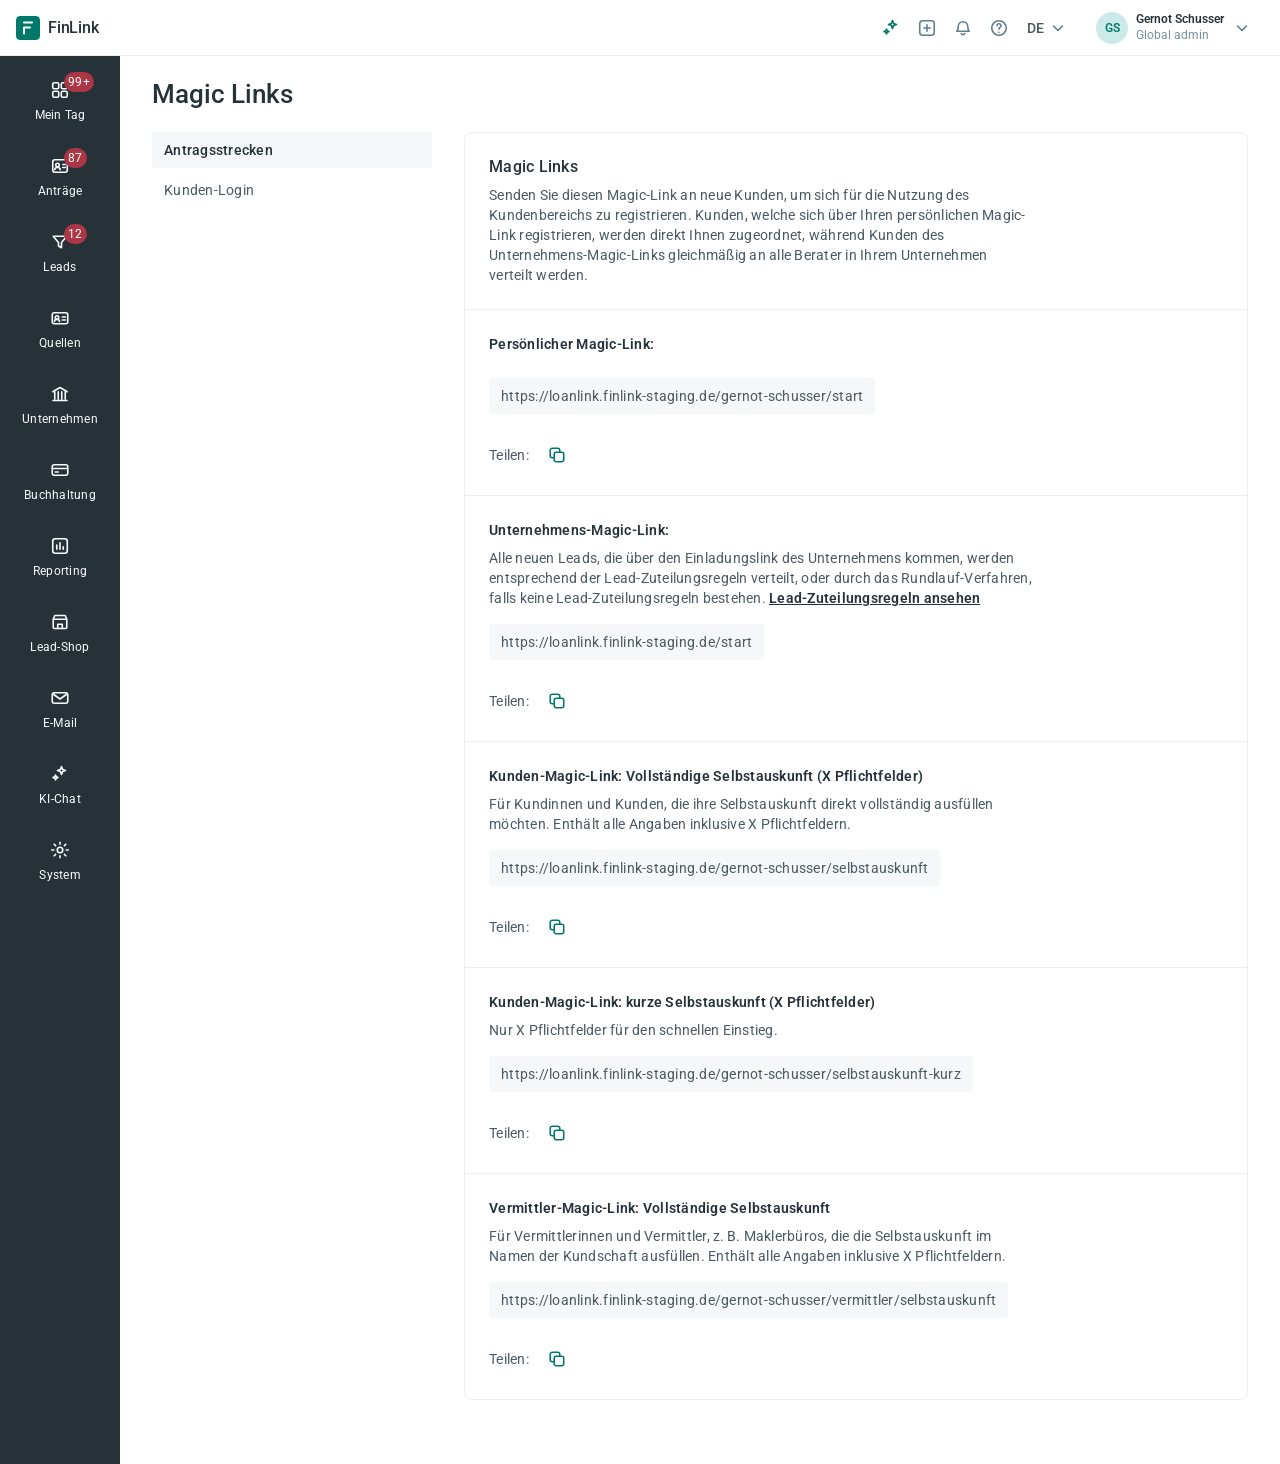
<file: magic-links.html>
<!DOCTYPE html>
<html lang="de" data-appearance="grey">
<head>
<meta charset="UTF-8">
<meta name="viewport" content="width=device-width, initial-scale=1.0">
<title>Magic Links · FinLink</title>
<!-- Ein Schluessel statt des Formularblatts: was diese Seite herstellt, ist
     der Zugang, nicht das Dokument. Gleiche Kachel, gleiche Farbe, damit die
     drei Seiten als eine Familie lesbar bleiben, aber im Tab unterscheidbar. -->
<link rel="icon" type="image/svg+xml" href="data:image/svg+xml,%3Csvg%20xmlns%3D%22http%3A%2F%2Fwww.w3.org%2F2000%2Fsvg%22%20viewBox%3D%220%200%2016%2016%22%3E%3Crect%20width%3D%2216%22%20height%3D%2216%22%20rx%3D%223.5%22%20fill%3D%22%2300796B%22%2F%3E%3Cg%20fill%3D%22none%22%20stroke%3D%22%23fff%22%20stroke-width%3D%221.7%22%20stroke-linecap%3D%22round%22%3E%3Ccircle%20cx%3D%226%22%20cy%3D%228%22%20r%3D%222.6%22%2F%3E%3Cpath%20d%3D%22M8.6%208h4.4M11.6%208v2.2%22%2F%3E%3C%2Fg%3E%3C%2Fsvg%3E">

<link rel="preconnect" href="https://fonts.googleapis.com">
<link rel="preconnect" href="https://fonts.gstatic.com" crossorigin>
<link href="https://fonts.googleapis.com/css2?family=Roboto:wght@400;500;600;700&display=swap" rel="stylesheet">

<!-- Token layers aus V6 — dieselben generierten Dateien, die die Selbstauskunft
     benutzt (css/tokens.css wird von v6/build-tokens.py aus tokens/ erzeugt).
     Diese Seite hängt sie nur ein und definiert keinen einzigen Farbwert selbst;
     alles Seitenspezifische steht unten als --ml-* und ist reine Layout-Möblierung,
     kein Token. Reihenfolge nicht ändern: a11y muss nach ext kommen. -->
<link rel="stylesheet" href="v6/css/tokens.css">
<link rel="stylesheet" href="v6/css/tokens.ext.css">
<link rel="stylesheet" href="v6/css/tokens.a11y.css">

<style>
/* ============================================================
   Seitenmöblierung — Maße dieser Ansicht, aus dem Screenshot
   abgemessen. Kein --ds-*: das sind Maße der B2B-Hülle, nicht
   des Foundations-Vertrags.
   ============================================================ */
:root{
  --ml-topbar-height: 56px;
  --ml-rail-width: 120px;
  --ml-rail-width-compact: 56px;
  --ml-subnav-width: 280px;
  --ml-card-max: 960px;
  --ml-icon: 20px;
}

*{box-sizing:border-box;}

/* Die Inhaltsfläche der B2B-Oberfläche ist weiß, nicht grau — die Karte trägt
   ihre Kante selbst. Darum hier neutral.subtlest statt ds-surface-page. */
body{
  margin:0;
  background-color:var(--ds-color-background-neutral-subtlest-default);
  color:var(--ds-color-text-neutral-bold-default);
}

/* Sichtbarer Fokus überall aus einer Quelle — die Fokus-Tokens aus ext (G-01/G-23). */
a:focus-visible, button:focus-visible{
  outline:var(--ds-border-width-2) solid var(--ds-color-border-brand-bold-default);
  outline-offset:2px;
  border-radius:var(--ds-radius-base);
}

.skip-link{
  position:absolute; left:var(--ds-spacing-8); top:calc(var(--ds-spacing-8) * -8);
  z-index:100;
  padding:var(--ds-spacing-8) var(--ds-spacing-16);
  background:var(--ds-color-background-brand-bold-default);
  color:var(--ds-color-text-neutral-inverse-default);
  border-radius:var(--ds-radius-base);
  font-size:var(--ds-typography-body-md-medium-font-size);
  font-weight:var(--ds-typography-body-md-medium-font-weight);
  text-decoration:none;
}
.skip-link:focus{top:var(--ds-spacing-8);}

/* ============================================================
   Kopfzeile
   ============================================================ */
.topbar{
  position:sticky; top:0; z-index:20;
  height:var(--ml-topbar-height);
  display:flex; align-items:center;
  gap:var(--ds-spacing-16);
  padding:0 var(--ds-spacing-20) 0 var(--ds-spacing-16);
  background:var(--ds-color-background-neutral-subtlest-default);
  border-bottom:var(--ds-border-width-1) solid var(--ds-color-border-neutral-subtle-default);
}

.brand{display:flex; align-items:center; gap:var(--ds-spacing-8); text-decoration:none;}
.brand-mark{width:24px; height:24px; flex:none; border-radius:var(--ds-radius-base);}
.brand-name{
  font-size:var(--ds-typography-heading-sm-font-size);
  line-height:var(--ds-typography-heading-sm-line-height);
  font-weight:var(--ds-typography-heading-sm-font-weight);
  letter-spacing:var(--_ds-font-letterspacing-normal-tight);
  color:var(--ds-color-text-neutral-bold-default);
}

.topbar-tools{margin-left:auto; display:flex; align-items:center; gap:var(--ds-spacing-4);}

.icon-btn{
  width:32px; height:32px; flex:none;
  display:inline-flex; align-items:center; justify-content:center;
  border:none; background:none; padding:0; cursor:pointer;
  border-radius:var(--ds-radius-base);
  color:var(--ds-color-icon-neutral-subtle-default);
}
.icon-btn:hover{background:var(--ds-color-background-neutral-subtle-default); color:var(--ds-color-icon-neutral-bold-default);}
.icon-btn svg{width:var(--ml-icon); height:var(--ml-icon);}
/* Der Funken ist der einzige eingefärbte Knopf in der Kopfzeile. text.brand.bold
   statt icon.brand.bold: teal.500 misst nur 2.98:1 auf Weiß und verfehlt 1.4.11,
   der a11y-Layer hebt text.brand.bold auf teal.700 (5.32:1). */
.icon-btn.is-brand{color:var(--ds-color-text-brand-bold-default);}

.lang{
  display:inline-flex; align-items:center; gap:var(--ds-spacing-4);
  border:none; background:none; cursor:pointer;
  padding:var(--ds-spacing-4) var(--ds-spacing-8);
  border-radius:var(--ds-radius-base);
  color:var(--ds-color-text-neutral-subtle-default);
  font-family:var(--ds-font-family-sans);
  font-size:var(--ds-typography-body-md-medium-font-size);
  font-weight:var(--ds-typography-body-md-medium-font-weight);
}
.lang:hover{background:var(--ds-color-background-neutral-subtle-default);}
.lang svg{width:var(--ml-icon); height:var(--ml-icon); color:var(--ds-color-icon-neutral-subtle-default);}

.account{
  display:inline-flex; align-items:center; gap:var(--ds-spacing-8);
  border:none; background:none; cursor:pointer; text-align:left;
  padding:var(--ds-spacing-4) var(--ds-spacing-8);
  margin-left:var(--ds-spacing-8);
  border-radius:var(--ds-radius-base);
  font-family:var(--ds-font-family-sans);
}
.account:hover{background:var(--ds-color-background-neutral-subtle-default);}
.avatar{
  width:32px; height:32px; flex:none;
  border-radius:var(--ds-radius-full);
  background:var(--ds-color-background-brand-subtle-default);
  color:var(--ds-color-text-brand-bold-default);
  display:inline-flex; align-items:center; justify-content:center;
  font-size:var(--ds-typography-body-sm-strong-font-size);
  font-weight:var(--ds-typography-body-sm-strong-font-weight);
  letter-spacing:0;
}
.account-name{
  display:block;
  font-size:var(--ds-typography-body-sm-strong-font-size);
  line-height:var(--ds-typography-body-sm-strong-line-height);
  font-weight:var(--ds-typography-body-sm-strong-font-weight);
  color:var(--ds-color-text-neutral-bold-default);
}
.account-role{
  display:block;
  font-size:var(--ds-typography-body-sm-default-font-size);
  line-height:var(--ds-typography-body-sm-default-line-height);
  color:var(--ds-color-text-neutral-subtlest-default);
}
.account svg{width:var(--ml-icon); height:var(--ml-icon); color:var(--ds-color-icon-neutral-subtle-default);}

/* ============================================================
   Hülle + Schienen-Navigation
   ============================================================ */
.shell{
  display:flex; align-items:stretch;
  min-height:calc(100vh - var(--ml-topbar-height));
  /* Die Schiene ist sticky und damit nur so hoch wie das Fenster; bei kurzem
     Inhalt bliebe unter ihr ein weißer Streifen. Die Hülle trägt dieselbe
     Fläche darum ein zweites Mal, hart abgeschnitten an der Schienenkante. */
  background:linear-gradient(to right,
    var(--ds-surface-inverse) 0 var(--ml-rail-width),
    transparent var(--ml-rail-width));
}

.rail{
  width:var(--ml-rail-width); flex:none;
  background:var(--ds-surface-inverse);
  color:var(--ds-surface-inverse-text);
  padding:var(--ds-spacing-8) 0 var(--ds-spacing-32);
  position:sticky; top:var(--ml-topbar-height);
  align-self:flex-start;
  height:calc(100vh - var(--ml-topbar-height));
  overflow-y:auto;
}

.rail a{
  position:relative;
  display:flex; flex-direction:column; align-items:center; justify-content:center;
  gap:var(--ds-spacing-8);
  padding:var(--ds-spacing-16) var(--ds-spacing-4);
  text-decoration:none;
  color:var(--ds-surface-inverse-text);
  text-align:center;
}
.rail a:hover{background:rgba(255,255,255,.08);}
.rail a[aria-current="page"]{background:rgba(255,255,255,.12);}
.rail a[aria-current="page"]::before{
  content:""; position:absolute; left:0; top:var(--ds-spacing-8); bottom:var(--ds-spacing-8);
  width:var(--ds-border-width-2);
  background:var(--ds-color-border-brand-bold-default);
}
/* 20px = sizing/5, damit das Icon auf einer echten Stufe liegt — dieselbe
   Größe wie in Figma (Icon / *). */
.rail svg{width:var(--ml-icon); height:var(--ml-icon);}
.rail-label{
  font-size:var(--ds-typography-body-sm-default-font-size);
  line-height:var(--ds-typography-body-sm-default-line-height);
  font-weight:var(--ds-typography-body-sm-default-font-weight);
  letter-spacing:var(--ds-typography-body-sm-default-letter-spacing);
}
.rail a:focus-visible{outline-color:var(--ds-color-border-neutral-inverse-default);}

/* Zähler auf dem Icon. danger.bold.default statt der reinen Ramp-Mitte: der
   a11y-Layer hebt es auf red.600, damit die weiße Ziffer 6.28:1 trägt. */
.rail-badge{
  position:absolute; top:var(--ds-spacing-8); left:50%; margin-left:var(--ds-spacing-4);
  min-width:var(--ds-sizing-5); height:var(--ds-sizing-5);
  padding:0 var(--ds-spacing-4);
  display:inline-flex; align-items:center; justify-content:center;
  border-radius:var(--ds-radius-full);
  background:var(--ds-color-background-danger-bold-default);
  color:var(--ds-color-text-neutral-inverse-default);
  font-size:var(--ds-typography-body-sm-default-font-size);
  line-height:1;
  font-weight:var(--ds-typography-body-sm-default-font-weight);
}

/* ============================================================
   Seite
   ============================================================ */
.main{
  flex:1 1 auto; min-width:0;
  padding:var(--ds-spacing-24) var(--ds-spacing-32) var(--ds-spacing-64);
}
h1{
  margin:0 0 var(--ds-spacing-24);
  font-size:var(--ds-typography-heading-lg-font-size);
  line-height:var(--ds-typography-heading-lg-line-height);
  letter-spacing:var(--ds-typography-heading-lg-letter-spacing);
  font-weight:var(--ds-typography-heading-lg-font-weight);
  color:var(--ds-color-text-neutral-bold-default);
}

.page{display:flex; align-items:flex-start; gap:var(--ds-spacing-32);}

.subnav{
  width:var(--ml-subnav-width); flex:none;
  display:flex; flex-direction:column; gap:var(--ds-spacing-4);
}
.subnav a{
  display:block;
  padding:var(--ds-spacing-8) var(--ds-spacing-12);
  border-radius:var(--ds-radius-base);
  text-decoration:none;
  color:var(--ds-color-text-neutral-subtle-default);
  font-size:var(--ds-typography-body-md-default-font-size);
  line-height:var(--ds-typography-body-md-default-line-height);
  letter-spacing:var(--ds-typography-body-md-default-letter-spacing);
}
.subnav a:hover{background:var(--ds-color-background-neutral-subtle-default);}
.subnav a[aria-current="page"]{
  background:var(--ds-color-background-neutral-subtle-default);
  color:var(--ds-color-text-neutral-bold-default);
  font-weight:var(--ds-typography-body-md-medium-font-weight);
}

.card{
  flex:1 1 auto; min-width:0; max-width:var(--ml-card-max);
  background:var(--ds-surface-card);
  border:var(--ds-border-width-1) solid var(--ds-color-border-neutral-subtle-default);
  border-radius:var(--ds-card-radius);
}
/* Jeder Block trägt seinen eigenen Innenabstand, die Trennlinie läuft dafür
   über die volle Kartenbreite — so wie im Screenshot. */
.card-block{padding:var(--ds-spacing-24);}
.card-block + .card-block{border-top:var(--ds-border-width-1) solid var(--ds-color-border-neutral-subtle-default);}

.card h2{
  margin:0 0 var(--ds-spacing-8);
  font-size:var(--ds-typography-heading-sm-font-size);
  line-height:var(--ds-typography-heading-sm-line-height);
  font-weight:var(--ds-typography-heading-sm-font-weight);
  color:var(--ds-color-text-neutral-bold-default);
}
.card p{
  margin:0;
  max-width:var(--ds-layout-measure-prose);
  font-size:var(--ds-typography-body-md-default-font-size);
  line-height:var(--ds-typography-body-md-default-line-height);
  letter-spacing:var(--ds-typography-body-md-default-letter-spacing);
  color:var(--ds-color-text-neutral-subtle-default);
}
.card p a{
  color:var(--ds-color-text-neutral-bold-default);
  font-weight:var(--ds-typography-body-md-strong-font-weight);
  text-decoration:var(--_ds-font-textdecoration-underline);
}
.card p a:hover{color:var(--ds-color-text-brand-bold-default);}

.card p.link-label{
  margin:0 0 var(--ds-spacing-8);
  font-size:var(--ds-typography-body-md-strong-font-size);
  line-height:var(--ds-typography-body-md-strong-line-height);
  letter-spacing:var(--ds-typography-body-md-strong-letter-spacing);
  font-weight:var(--ds-typography-body-md-strong-font-weight);
  color:var(--ds-color-text-neutral-bold-default);
}
.card-block p + .url{margin-top:var(--ds-spacing-16);}

/* Der Link selbst: keine Eingabe, sondern ein Feld, das nur zum Lesen und
   Kopieren da ist — darum grau gefüllt und ohne Kante. */
.url{
  display:inline-block; max-width:100%;
  padding:var(--ds-spacing-8) var(--ds-spacing-12);
  background:var(--ds-color-background-neutral-subtle-default);
  border-radius:var(--ds-field-radius);
  color:var(--ds-color-text-neutral-subtle-default);
  font-size:var(--ds-typography-body-md-default-font-size);
  line-height:var(--ds-typography-body-md-default-line-height);
  overflow-x:auto; white-space:nowrap;
}

.share{
  display:flex; align-items:center; gap:var(--ds-spacing-12);
  margin-top:var(--ds-spacing-20);
}
.share-label{
  font-size:var(--ds-typography-body-md-default-font-size);
  color:var(--ds-color-text-neutral-subtle-default);
}
.copy{
  width:32px; height:32px;
  display:inline-flex; align-items:center; justify-content:center;
  border:none; background:none; padding:0; cursor:pointer;
  border-radius:var(--ds-radius-base);
  color:var(--ds-color-text-brand-bold-default);
}
.copy:hover{background:var(--ds-color-background-brand-subtlest-default);}
.copy svg{width:var(--ml-icon); height:var(--ml-icon);}
.copy-done{
  font-size:var(--ds-typography-body-sm-medium-font-size);
  font-weight:var(--ds-typography-body-sm-medium-font-weight);
  color:var(--ds-color-text-brand-bold-default);
}

/* ============================================================
   Schmalere Fenster
   ============================================================ */
@media (max-width:1080px){
  .page{flex-direction:column; gap:var(--ds-spacing-20);}
  .subnav{
    width:100%; flex-direction:row; flex-wrap:wrap;
    border-bottom:var(--ds-border-width-1) solid var(--ds-color-border-neutral-subtle-default);
    padding-bottom:var(--ds-spacing-8);
  }
  .card{width:100%; max-width:none;}
}
@media (max-width:860px){
  .rail{width:var(--ml-rail-width-compact);}
  .shell{background:linear-gradient(to right,
    var(--ds-surface-inverse) 0 var(--ml-rail-width-compact),
    transparent var(--ml-rail-width-compact));}
  .rail-label{position:absolute; width:1px; height:1px; overflow:hidden; clip-path:inset(50%); white-space:nowrap;}
  .rail a{padding:var(--ds-spacing-12) var(--ds-spacing-4);}
  .rail-badge{margin-left:var(--ds-spacing-0); left:auto; right:var(--ds-spacing-4);}
  .main{padding:var(--ds-spacing-20) var(--ds-spacing-16) var(--ds-spacing-48);}
}
@media (max-width:600px){
  .account-text{position:absolute; width:1px; height:1px; overflow:hidden; clip-path:inset(50%); white-space:nowrap;}
  .card-block{padding:var(--ds-spacing-16);}
}
</style>
</head>
<body>
<a class="skip-link" href="#main">Zum Inhalt springen</a>

<!-- Icon-Vorrat. Nur was mehrfach vorkommt steht hier; alles andere bleibt an
     seiner Stelle im Markup, wo man es beim Lesen erwartet. -->
<svg width="0" height="0" style="position:absolute" aria-hidden="true" focusable="false">
  <symbol id="i-copy" viewBox="0 0 20 20" fill="none" stroke="currentColor" stroke-width="1.6"
          stroke-linecap="round" stroke-linejoin="round">
    <rect x="7.25" y="7.25" width="9.5" height="9.5" rx="2"/>
    <path d="M12.75 7.25v-2a2 2 0 0 0-2-2h-5.5a2 2 0 0 0-2 2v5.5a2 2 0 0 0 2 2h2"/>
  </symbol>
</svg>

<header class="topbar">
  <a class="brand" href="#">
    <svg class="brand-mark" viewBox="0 0 24 24" aria-hidden="true">
      <rect width="24" height="24" rx="4" fill="var(--ds-color-background-brand-bold-default)"/>
      <path d="M8 6.5h8M8 11.5h6M8 11.5v6" fill="none" stroke="#fff" stroke-width="2"
            stroke-linecap="round"/>
    </svg>
    <span class="brand-name">FinLink</span>
  </a>

  <div class="topbar-tools">
    <button type="button" class="icon-btn is-brand" aria-label="KI-Assistent">
      <svg viewBox="0 0 20 20" fill="none" stroke="currentColor" stroke-width="1.6"
           stroke-linecap="round" stroke-linejoin="round" aria-hidden="true">
        <path d="M11.5 2.5l1.1 2.9 2.9 1.1-2.9 1.1-1.1 2.9-1.1-2.9L7.5 6.5l2.9-1.1z"/>
        <path d="M5.5 11l.7 1.8 1.8.7-1.8.7-.7 1.8-.7-1.8-1.8-.7 1.8-.7z"/>
      </svg>
    </button>
    <button type="button" class="icon-btn" aria-label="Neu anlegen">
      <svg viewBox="0 0 20 20" fill="none" stroke="currentColor" stroke-width="1.6"
           stroke-linecap="round" aria-hidden="true">
        <rect x="2.75" y="2.75" width="14.5" height="14.5" rx="3"/>
        <path d="M10 6.75v6.5M6.75 10h6.5"/>
      </svg>
    </button>
    <button type="button" class="icon-btn" aria-label="Benachrichtigungen">
      <svg viewBox="0 0 20 20" fill="none" stroke="currentColor" stroke-width="1.6"
           stroke-linecap="round" stroke-linejoin="round" aria-hidden="true">
        <path d="M5.25 8.5a4.75 4.75 0 0 1 9.5 0c0 3 1 4.25 1.5 4.75H3.75c.5-.5 1.5-1.75 1.5-4.75z"/>
        <path d="M8.25 15.5a1.9 1.9 0 0 0 3.5 0"/>
      </svg>
    </button>
    <button type="button" class="icon-btn" aria-label="Hilfe">
      <svg viewBox="0 0 20 20" fill="none" stroke="currentColor" stroke-width="1.6"
           stroke-linecap="round" stroke-linejoin="round" aria-hidden="true">
        <circle cx="10" cy="10" r="7.25"/>
        <path d="M8 7.75a2 2 0 1 1 2.75 1.85c-.5.2-.75.65-.75 1.15v.5"/>
        <path d="M10 14.25h.01"/>
      </svg>
    </button>

    <button type="button" class="lang" aria-label="Sprache: Deutsch">
      DE
      <svg viewBox="0 0 20 20" fill="none" stroke="currentColor" stroke-width="1.6"
           stroke-linecap="round" stroke-linejoin="round" aria-hidden="true">
        <path d="M5.5 8l4.5 4.5L14.5 8"/>
      </svg>
    </button>

    <button type="button" class="account">
      <span class="avatar" aria-hidden="true">GS</span>
      <span class="account-text">
        <span class="account-name">Gernot Schusser</span>
        <span class="account-role">Global admin</span>
      </span>
      <svg viewBox="0 0 20 20" fill="none" stroke="currentColor" stroke-width="1.6"
           stroke-linecap="round" stroke-linejoin="round" aria-hidden="true">
        <path d="M5.5 8l4.5 4.5L14.5 8"/>
      </svg>
    </button>
  </div>
</header>

<div class="shell">
  <!-- Die Schiene ist die einzige dunkle Fläche der Seite. Finlink Core kennt
       keine dunkle neutrale Fläche (G-27); ds-surface-inverse benennt genau
       diese fehlende Stufe und trägt hier die Navigation. -->
  <nav class="rail" aria-label="Hauptnavigation">
    <a href="#">
      <svg viewBox="0 0 20 20" fill="none" stroke="currentColor" stroke-width="1.6"
           stroke-linecap="round" stroke-linejoin="round" aria-hidden="true">
        <rect x="2.75" y="2.75" width="6" height="6" rx="1.5"/>
        <rect x="11.25" y="2.75" width="6" height="6" rx="1.5"/>
        <rect x="2.75" y="11.25" width="6" height="6" rx="1.5"/>
        <rect x="11.25" y="11.25" width="6" height="6" rx="1.5"/>
      </svg>
      <span class="rail-label">Mein Tag</span>
      <span class="rail-badge">99+</span>
    </a>

    <a href="#">
      <svg viewBox="0 0 20 20" fill="none" stroke="currentColor" stroke-width="1.6"
           stroke-linecap="round" stroke-linejoin="round" aria-hidden="true">
        <rect x="2.75" y="3.75" width="14.5" height="12.5" rx="2"/>
        <circle cx="7.5" cy="9" r="1.75"/>
        <path d="M4.75 13.75c0-1.5 1.25-2.25 2.75-2.25s2.75.75 2.75 2.25"/>
        <path d="M12.75 8.5h2.5M12.75 11.5h2.5"/>
      </svg>
      <span class="rail-label">Anträge</span>
      <span class="rail-badge">87</span>
    </a>

    <a href="#">
      <svg viewBox="0 0 20 20" fill="none" stroke="currentColor" stroke-width="1.6"
           stroke-linecap="round" stroke-linejoin="round" aria-hidden="true">
        <path d="M3.25 4.25h13.5L11.5 10.5v5.25l-3-1.75V10.5z"/>
      </svg>
      <span class="rail-label">Leads</span>
      <span class="rail-badge">12</span>
    </a>

    <a href="#">
      <svg viewBox="0 0 20 20" fill="none" stroke="currentColor" stroke-width="1.6"
           stroke-linecap="round" stroke-linejoin="round" aria-hidden="true">
        <rect x="2.25" y="4.75" width="15.5" height="11" rx="2"/>
        <circle cx="7" cy="9.5" r="1.75"/>
        <path d="M4.5 13.5c0-1.4 1.15-2.15 2.5-2.15s2.5.75 2.5 2.15"/>
        <path d="M12.25 9h3.25M12.25 12h3.25"/>
      </svg>
      <span class="rail-label">Quellen</span>
    </a>

    <a href="#">
      <svg viewBox="0 0 20 20" fill="none" stroke="currentColor" stroke-width="1.6"
           stroke-linecap="round" stroke-linejoin="round" aria-hidden="true">
        <path d="M2.75 7.75 10 3.5l7.25 4.25"/>
        <path d="M4.75 7.75v7.5M8.25 7.75v7.5M11.75 7.75v7.5M15.25 7.75v7.5"/>
        <path d="M3 16.5h14"/>
      </svg>
      <span class="rail-label">Unternehmen</span>
    </a>

    <a href="#">
      <svg viewBox="0 0 20 20" fill="none" stroke="currentColor" stroke-width="1.6"
           stroke-linecap="round" stroke-linejoin="round" aria-hidden="true">
        <rect x="2.25" y="4.75" width="15.5" height="10.5" rx="2"/>
        <path d="M2.25 8.5h15.5"/>
        <path d="M5.25 12h3"/>
      </svg>
      <span class="rail-label">Buchhaltung</span>
    </a>

    <a href="#">
      <svg viewBox="0 0 20 20" fill="none" stroke="currentColor" stroke-width="1.6"
           stroke-linecap="round" stroke-linejoin="round" aria-hidden="true">
        <rect x="2.75" y="2.75" width="14.5" height="14.5" rx="2.5"/>
        <path d="M6.75 13.25V9M10 13.25V6.75M13.25 13.25v-2.5"/>
      </svg>
      <span class="rail-label">Reporting</span>
    </a>

    <a href="#">
      <svg viewBox="0 0 20 20" fill="none" stroke="currentColor" stroke-width="1.6"
           stroke-linecap="round" stroke-linejoin="round" aria-hidden="true">
        <path d="M3.25 7.25 4.75 3.5h10.5l1.5 3.75"/>
        <path d="M3.25 7.25h13.5v8.25a1 1 0 0 1-1 1H4.25a1 1 0 0 1-1-1z"/>
        <path d="M7.75 16.5v-4.25h4.5v4.25"/>
      </svg>
      <span class="rail-label">Lead-Shop</span>
    </a>

    <a href="#">
      <svg viewBox="0 0 20 20" fill="none" stroke="currentColor" stroke-width="1.6"
           stroke-linecap="round" stroke-linejoin="round" aria-hidden="true">
        <rect x="2.25" y="4.75" width="15.5" height="10.5" rx="2"/>
        <path d="m3 6 7 5 7-5"/>
      </svg>
      <span class="rail-label">E-Mail</span>
    </a>

    <a href="#">
      <svg viewBox="0 0 20 20" fill="none" stroke="currentColor" stroke-width="1.6"
           stroke-linecap="round" stroke-linejoin="round" aria-hidden="true">
        <path d="M11.5 2.5l1.1 2.9 2.9 1.1-2.9 1.1-1.1 2.9-1.1-2.9L7.5 6.5l2.9-1.1z"/>
        <path d="M5.5 11l.7 1.8 1.8.7-1.8.7-.7 1.8-.7-1.8-1.8-.7 1.8-.7z"/>
      </svg>
      <span class="rail-label">KI-Chat</span>
    </a>

    <a href="#">
      <svg viewBox="0 0 20 20" fill="none" stroke="currentColor" stroke-width="1.6"
           stroke-linecap="round" stroke-linejoin="round" aria-hidden="true">
        <circle cx="10" cy="10" r="2.75"/>
        <path d="M10 2.25v2M10 15.75v2M3.75 10h-2M18.25 10h-2M5.6 5.6 4.2 4.2M15.8 15.8l-1.4-1.4M14.4 5.6l1.4-1.4M4.2 15.8l1.4-1.4"/>
      </svg>
      <span class="rail-label">System</span>
    </a>
  </nav>

  <main class="main" id="main">
    <h1>Magic Links</h1>

    <div class="page">
      <nav class="subnav" aria-label="Bereiche">
        <a href="#" data-panel="antragsstrecken" aria-current="page">Antragsstrecken</a>
        <a href="#" data-panel="kunden-login">Kunden-Login</a>
      </nav>

      <section class="card" id="panel-antragsstrecken" aria-labelledby="h-magic-links">
        <div class="card-block">
          <h2 id="h-magic-links">Magic Links</h2>
          <p>Senden Sie diesen Magic-Link an neue Kunden, um sich für die Nutzung des
             Kundenbereichs zu registrieren. Kunden, welche sich über Ihren persönlichen
             Magic-Link registrieren, werden direkt Ihnen zugeordnet, während Kunden des
             Unternehmens-Magic-Links gleichmäßig an alle Berater in Ihrem Unternehmen
             verteilt werden.</p>
        </div>

        <div class="card-block">
          <p class="link-label">Persönlicher Magic-Link:</p>
          <div class="url" id="url-personal">https://loanlink.finlink-staging.de/gernot-schusser/start</div>
          <div class="share">
            <span class="share-label">Teilen:</span>
            <button type="button" class="copy" data-copy="url-personal"
                    aria-label="Persönlichen Magic-Link kopieren">
              <svg aria-hidden="true"><use href="#i-copy"/></svg>
            </button>
            <span class="copy-done" role="status" aria-live="polite"></span>
          </div>
        </div>

        <div class="card-block">
          <p class="link-label">Unternehmens-Magic-Link:</p>
          <p>Alle neuen Leads, die über den Einladungslink des Unternehmens kommen, werden
             entsprechend der Lead-Zuteilungsregeln verteilt, oder durch das
             Rundlauf-Verfahren, falls keine Lead-Zuteilungsregeln bestehen.
             <a href="#">Lead-Zuteilungsregeln ansehen</a></p>
          <div class="url" id="url-company">https://loanlink.finlink-staging.de/start</div>
          <div class="share">
            <span class="share-label">Teilen:</span>
            <button type="button" class="copy" data-copy="url-company"
                    aria-label="Unternehmens-Magic-Link kopieren">
              <svg aria-hidden="true"><use href="#i-copy"/></svg>
            </button>
            <span class="copy-done" role="status" aria-live="polite"></span>
          </div>
        </div>

        <div class="card-block">
          <p class="link-label">Kunden-Magic-Link: Vollständige Selbstauskunft (X Pflichtfelder)</p>
          <p>Für Kundinnen und Kunden, die ihre Selbstauskunft direkt vollständig ausfüllen
             möchten. Enthält alle Angaben inklusive X Pflichtfeldern.</p>
          <div class="url" id="url-kunde-voll">https://loanlink.finlink-staging.de/gernot-schusser/selbstauskunft</div>
          <div class="share">
            <span class="share-label">Teilen:</span>
            <button type="button" class="copy" data-copy="url-kunde-voll"
                    aria-label="Kunden-Magic-Link für die vollständige Selbstauskunft kopieren">
              <svg aria-hidden="true"><use href="#i-copy"/></svg>
            </button>
            <span class="copy-done" role="status" aria-live="polite"></span>
          </div>
        </div>
        <div class="card-block">
          <p class="link-label">Kunden-Magic-Link: kurze Selbstauskunft (X Pflichtfelder)</p>
          <p>Nur X Pflichtfelder für den schnellen Einstieg.</p>
          <div class="url" id="url-kunde-kurz">https://loanlink.finlink-staging.de/gernot-schusser/selbstauskunft-kurz</div>
          <div class="share">
            <span class="share-label">Teilen:</span>
            <button type="button" class="copy" data-copy="url-kunde-kurz"
                    aria-label="Kunden-Magic-Link für die kurze Selbstauskunft kopieren">
              <svg aria-hidden="true"><use href="#i-copy"/></svg>
            </button>
            <span class="copy-done" role="status" aria-live="polite"></span>
          </div>
        </div>
        <div class="card-block">
          <p class="link-label">Vermittler-Magic-Link: Vollständige Selbstauskunft</p>
          <p>Für Vermittlerinnen und Vermittler, z. B. Maklerbüros, die die Selbstauskunft im
             Namen der Kundschaft ausfüllen. Enthält alle Angaben inklusive X Pflichtfeldern.</p>
          <div class="url" id="url-vermittler">https://loanlink.finlink-staging.de/gernot-schusser/vermittler/selbstauskunft</div>
          <div class="share">
            <span class="share-label">Teilen:</span>
            <button type="button" class="copy" data-copy="url-vermittler"
                    aria-label="Vermittler-Magic-Link kopieren">
              <svg aria-hidden="true"><use href="#i-copy"/></svg>
            </button>
            <span class="copy-done" role="status" aria-live="polite"></span>
          </div>
        </div>
      </section>

      <!-- Kunden-Login ist im Screenshot nicht aufgeklappt und wird hier deshalb
           nicht erfunden — der Reiter schaltet, die Karte sagt, dass die Ansicht
           nicht Teil dieses Prototyps ist. -->
      <section class="card" id="panel-kunden-login" hidden aria-labelledby="h-kunden-login">
        <div class="card-block">
          <h2 id="h-kunden-login">Kunden-Login</h2>
          <p>Dieser Bereich gehört nicht zu diesem Prototyp — die Vorlage zeigt nur
             die Ansicht <em>Antragsstrecken</em>.</p>
        </div>
      </section>
    </div>

  </main>
</div>

<script>
/* Reiter: eine aktive Ansicht, aria-current wandert mit. */
document.querySelectorAll('.subnav a').forEach(function (tab) {
  tab.addEventListener('click', function (event) {
    event.preventDefault();
    document.querySelectorAll('.subnav a').forEach(function (other) {
      other.removeAttribute('aria-current');
    });
    tab.setAttribute('aria-current', 'page');
    document.querySelectorAll('.page .card').forEach(function (panel) {
      panel.hidden = panel.id !== 'panel-' + tab.dataset.panel;
    });
  });
});

/* Kopieren. navigator.clipboard braucht einen sicheren Kontext; über file://
   ist er nicht gegeben, darum der Fallback über eine Auswahl. */
function report(row, message) {
  var slot = row.querySelector('.copy-done');
  slot.textContent = message;
  clearTimeout(slot.dataset.timer);
  slot.dataset.timer = setTimeout(function () { slot.textContent = ''; }, 2500);
}

document.querySelectorAll('.copy').forEach(function (button) {
  button.addEventListener('click', function () {
    var row = button.closest('.share');
    var text = document.getElementById(button.dataset.copy).textContent.trim();
    var done = function () { report(row, 'Link kopiert.'); };
    var fail = function () { legacy(text, done, row); };

    if (navigator.clipboard && window.isSecureContext) {
      navigator.clipboard.writeText(text).then(done, fail);
    } else {
      fail();
    }
  });
});

function legacy(text, done, row) {
  var field = document.createElement('textarea');
  field.value = text;
  field.setAttribute('readonly', '');
  field.style.position = 'fixed';
  field.style.top = '-1000px';
  document.body.appendChild(field);
  field.select();
  var ok = false;
  try { ok = document.execCommand('copy'); } catch (error) { ok = false; }
  document.body.removeChild(field);
  if (ok) { done(); } else { report(row, 'Kopieren nicht möglich — Link bitte markieren.'); }
}
</script>
</body>
</html>
</file>
<file: v4/css/tokens.primitives.css>
/* GENERATED by build-tokens.py from tokens/figma-foundations-variables.json — do not edit by hand. */
/* Regenerate:  python3 v4/build-tokens.py */
/* Collection "1 Primitives" (mode: Mode 1). The raw palette, type scale,
   spacing, radius and shadow geometry. Components must NEVER reference a
   primitive directly — go through tokens.semantic.css. */

:root {
  --font-family-sans: "Roboto", "Helvetica Neue", -apple-system, BlinkMacSystemFont, "Segoe UI", sans-serif;
  --font-weight-regular: 400;
  --font-weight-medium: 500;
  --font-weight-bold: 700;
  --font-size-xs: 12px;
  --font-size-sm: 14px;
  --font-size-md: 16px;
  --font-size-lg: 18px;
  --font-size-xl: 20px;
  --font-size-2xl: 24px;
  --font-size-3xl: 30px;
  --line-height-16: 16px;
  --line-height-20: 20px;
  --line-height-24: 24px;
  --line-height-28: 28px;
  --line-height-32: 32px;
  --spacing-0: 0;
  --spacing-1: 4px;
  --spacing-2: 8px;
  --spacing-3: 12px;
  --spacing-4: 16px;
  --spacing-5: 20px;
  --spacing-6: 24px;
  --spacing-8: 32px;
  --spacing-10: 40px;
  --spacing-12: 48px;
  --spacing-16: 64px;
  --spacing-20: 80px;
  --spacing-24: 96px;
  --spacing-0-5: 2px;
  --radius-none: 0;
  --radius-sm: 2px;
  --radius-md: 4px;
  --radius-lg: 8px;
  --radius-xl: 12px;
  --radius-2xl: 16px;
  --radius-full: 9999px;
  --shadow-xs-y: 1px;
  --shadow-xs-blur: 3px;
  --shadow-sm-y: 2px;
  --shadow-sm-blur: 8px;
  --shadow-md-y: 4px;
  --shadow-md-blur: 16px;
  --shadow-lg-y: 8px;
  --shadow-lg-blur: 24px;
  --neutral-0: #FFFFFF;
  --neutral-50: #F9FAFC;
  --neutral-100: #F5F7F8;
  --neutral-200: #ECEFF1;
  --neutral-300: #CFD8DC;
  --neutral-400: #B0BEC5;
  --neutral-500: #78909C;
  --neutral-600: #607D8B;
  --neutral-700: #4B5961;
  --neutral-800: #37474F;
  --neutral-900: #263238;
  --neutral-950: #161719;
  --teal-50: #F2FBFA;
  --teal-100: #E6F5F3;
  --teal-200: #CCEAE7;
  --teal-300: #99D5CF;
  --teal-400: #33ABA0;
  --teal-500: #009688;
  --teal-600: #00877A;
  --teal-700: #00796B;
  --teal-800: #006658;
  --teal-900: #004D43;
  --teal-950: #00332D;
  --blue-50: #F4F7FB;
  --blue-100: #EBF0FB;
  --blue-200: #E6EEFB;
  --blue-300: #9BAEE4;
  --blue-400: #4B7BEC;
  --blue-500: #0857C3;
  --blue-600: #0348A6;
  --blue-700: #033B87;
  --blue-800: #022E69;
  --blue-900: #01214B;
  --blue-950: #01132B;
  --red-50: #FFF5F5;
  --red-100: #FFEEEE;
  --red-200: #FFCACA;
  --red-300: #FFA3A3;
  --red-400: #FF7D7D;
  --red-500: #FF5656;
  --red-600: #E64D4D;
  --red-700: #CC4545;
  --red-800: #B33B3B;
  --red-900: #992F2F;
  --red-950: #661F1F;
  --green-50: #E9FCF2;
  --green-100: #D0F7E1;
  --green-200: #A3EFC4;
  --green-300: #6FE3A3;
  --green-400: #42D283;
  --green-500: #20BF6B;
  --green-600: #1BA85E;
  --green-700: #178F50;
  --green-800: #137341;
  --green-900: #0D5230;
  --green-950: #08301C;
  --orange-50: #FFF5E8;
  --orange-100: #FFE9CC;
  --orange-200: #FFD699;
  --orange-300: #FFC266;
  --orange-400: #FFB040;
  --orange-500: #FF9F1A;
  --orange-600: #E68C13;
  --orange-700: #CC7A0F;
  --orange-800: #A3610C;
  --orange-900: #7A4809;
  --orange-950: #472905;
  --yellow-50: #FDF5E4;
  --yellow-100: #FBECC9;
  --yellow-200: #F9E0A8;
  --yellow-300: #F7D78F;
  --yellow-400: #F6D184;
  --yellow-500: #F5CD79;
  --yellow-600: #E0B85F;
  --yellow-700: #C29D4C;
  --yellow-800: #9E7F3C;
  --yellow-900: #755D2C;
  --yellow-950: #43351A;
  --cyan-50: #ECF9FB;
  --cyan-100: #D3F1F5;
  --cyan-200: #A9E5EC;
  --cyan-300: #7ED7E2;
  --cyan-400: #58CCD9;
  --cyan-500: #3DC1D3;
  --cyan-600: #2EA7B8;
  --cyan-700: #268A98;
  --cyan-800: #1F6F7A;
  --cyan-900: #17535B;
  --cyan-950: #0D2F34;
  --purple-50: #FDF4FE;
  --purple-100: #FAE6FD;
  --purple-200: #F3C9F9;
  --purple-300: #EDAEF6;
  --purple-400: #E9A1F5;
  --purple-500: #E693F4;
  --purple-600: #CF7DDB;
  --purple-700: #B066BD;
  --purple-800: #8C5197;
  --purple-900: #663A6E;
  --purple-950: #3A2140;
}
</file>
<file: v4/css/tokens.local.css>
/* GENERATED by build-tokens.py from tokens/local-layout.json — do not edit by hand. */
/* Regenerate:  python3 v4/build-tokens.py */
/* The short list of names BETA-Foundations does not define, kept in one file so it
   is obvious what is real and what is scaffolding. Everything here either aliases a
   real primitive — so the value still comes from Figma — or is page furniture the
   design system has no opinion on (content width, sidebar width, column minimums).
   
   A few entries are genuinely missing from the design system rather than out of scope:
   border widths, the focus-ring width and the focus glow. Figma defines
   color.focus-ring but neither a thickness nor a soft shadow for it, so the glow is
   mixed from that colour here and follows it into dark mode. The glow IS the focus
   state on a field — a halo, not a second edge — so it carries a spread ring and a
   blur rather than the hairline it used to sit under.
   
   This file also carries the density mapping. Density is not a Figma mode: the
   export ships input.default.* and input.compact.* as separate paths, so the two
   sets below map them onto one set of names that components can reference.
   
   The preview.* names are the prototype's own furniture: the device frame the
   Ansicht switch shows the form in. 390x844 is the phone the mobile mode of the
   export is meant for, and it sits below the 640px breakpoint with room to spare. */

/* Density: the default branch of the export's input.* tokens.
   field.radius is the one deliberate departure: the export puts
   input.default.radius at radius.lg (8px), and the default density uses
   radius.md (4px) instead, matching the compact branch. It points at the
   primitive rather than at input.compact.radius so the two densities stay
   independent — a change to compact must not drag the default with it.
   Consequence: a change to input.default.radius in BETA-Foundations will no
   longer land here. Delete this override to put the field back on the export. */
/* set: base */
:root {
  --field-height: var(--input-default-height);
  --field-padding-x: var(--input-default-padding-x);
  --field-padding-y: var(--input-default-padding-y);
  --field-gap: var(--input-default-gap);
  --field-radius: var(--radius-md);
  --field-gap-label: var(--spacing-1);
  --field-gap-stack: var(--spacing-5);
  --card-padding: var(--spacing-8);
  --card-gap: var(--spacing-6);
  --card-radius: var(--radius-lg);
  --section-gap: var(--spacing-6);
  --button-radius: var(--radius-lg);
  --pill-radius: var(--radius-full);
  --surface-card: var(--neutral-100);
  --choice-mark-size: var(--spacing-4);
  --radio-dot-radius: var(--spacing-1);
  --checkbox-radius: var(--radius-sm);
  --border-width-default: 1px;
  --border-width-emphasis: 2px;
  --focus-ring-width: 3px;
  --focus-glow: 0 0 0 3px color-mix(in srgb, var(--color-focus-ring) 16%, transparent), 0 2px 12px 2px color-mix(in srgb, var(--color-focus-ring) 26%, transparent);
  --layout-content-max: 1180px;
  --layout-nav-width: 232px;
  --layout-gutter: var(--spacing-8);
  --layout-col-min-applicant: 420px;
  --layout-col-min-choice: 220px;
  --layout-col-position: 340px;
  --layout-col-amount: 200px;
  --layout-measure-prose: 68ch;
  --layout-measure-tooltip: 32ch;
  --layout-measure-modal: 46ch;
  --preview-width: 390px;
  --preview-height: 844px;
  --preview-bezel: var(--spacing-2);
  --preview-radius: var(--radius-2xl);
}

/* The export has only two surface levels — background.page and
   background.surface — and the design needs a third for the section cards.
   The greys that fit are held only by state tokens (background.hover /
   background.active), which would be wrong to borrow, so the card surface is
   declared here instead. Light is one step off the white page (neutral.100) —
   the quietest grey the ramp offers that still reads as a fill; dark is two
   steps up from the neutral.950 page, which is what background.raised already is. */
/* set: appearance-dark */
:root[data-appearance="dark"] {
  --surface-card: var(--neutral-800);
}

/* Power-user density: the export's input.compact.* branch. 32px is the
   smallest field here and still clears the 24px WCAG 2.5.8 target. */
/* set: compact */
:root[data-density="compact"] {
  --field-height: var(--input-compact-height);
  --field-padding-x: var(--input-compact-padding-x);
  --field-padding-y: var(--input-compact-padding-y);
  --field-gap: var(--input-compact-gap);
  --field-radius: var(--input-compact-radius);
  --field-gap-stack: var(--spacing-3);
  --card-padding: var(--spacing-5);
  --card-gap: var(--spacing-4);
  --section-gap: var(--spacing-4);
}
</file>
<file: v4/css/tokens.a11y.css>
/* GENERATED by build-tokens.py from tokens/figma-foundations-variables.json (contrast pass) — do not edit by hand. */
/* Regenerate:  python3 v4/build-tokens.py */
/* Every declaration below is a measured WCAG failure in the export as it
   stands, re-pointed to the nearest step of its OWN ramp that clears the
   threshold. Nothing is invented — each line is a one-line change to make
   in Figma, after which this file shrinks.
   4.5:1 = WCAG 1.4.3 (text) · 3:1 = WCAG 1.4.11 (UI component boundary).
   Load AFTER tokens.semantic.css. Remove the <link> to see the file's own
   values. */

/* light */
:root, :root[data-appearance="light"] {
  --color-action-danger: var(--red-700);  /* 4.66:1 vs color.on.danger */
  --color-action-primary: var(--teal-700);  /* 5.32:1 vs color.on.primary, 5.32:1 vs color.background.surface, 4.74:1 vs color.action.primary-subtle */
  --color-action-primary-hover: var(--teal-700);  /* 5.32:1 vs color.on.primary */
}

/* ACCEPTED FAILURE — color.border.default keeps its export value in light: 1.45:1 vs color.background.surface, needs 3.0:1. design decision — the field outline is meant to be the export's neutral.300 hairline. Revisit if the fields stop reading as controls. */

/* dark */
:root[data-appearance="dark"] {
  --color-action-danger: var(--red-700);  /* 4.66:1 vs color.on.danger */
  --color-action-primary-hover: var(--teal-700);  /* 5.32:1 vs color.on.primary */
  --color-border-default: var(--neutral-600);  /* 3.01:1 vs color.background.surface */
}

/* PALETTE GAP — color.action.primary needs 4.5:1 vs color.on.primary, 4.5:1 vs color.background.surface, 4.5:1 vs color.action.primary-subtle; best today is 2.97:1 vs color.background.surface. No step of the `teal` ramp satisfies it — needs a new primitive. */
</file>
<file: v4/css/components.css>
/* ============================================================================
   V4 components — the only hand-written stylesheet.
   Load order: tokens.primitives -> tokens.semantic -> tokens.local -> tokens.a11y
               -> components.css

   HOUSE RULE: every value below is a var() from the semantic or local layer.
   No hex, no px, no primitive (--teal-500 etc.) may appear in this file. That is
   what makes a change in BETA-Foundations land here by regenerating, not by editing.
   Two things cannot be tokens and are marked `EXCEPTION:` inline; media-query
   breakpoints are a third, since CSS does not allow var() in a media query.

   Field geometry (40px tall, 8px radius, 12px inset) is the export's own
   input.default.* — not chosen here. The density attribute swaps it for
   input.compact.* via tokens.local.css.
   ========================================================================== */

/* Two surface levels, because the design calls for a white page with light-grey
   cards — the inverse of how the export names its two neutrals. Rather than rename
   globally, the swap is declared per appearance: dark keeps the conventional order
   (page darkest, cards raised above it), so only the light theme trades places.
   Everything meant to read as "on the base level" — inputs, nested panels, the
   action bar — uses --page-bg, so it always contrasts with the card fill. */
:root {
  --page-bg: var(--color-background-surface);
  --card-bg: var(--surface-card);
  /* The interior of a control, split from --page-bg so the grey scheme can keep its
     fields white on white cards and let the border.default outline carry the
     boundary. Everywhere else it simply follows the page level. */
  --field-bg: var(--page-bg);
  /* derived from the tokens the action bar is actually built from, so it tracks the
     density switch instead of being a guessed constant */
  --actionbar-height: calc(var(--field-height) + 2 * var(--spacing-3)
    + var(--border-width-default));
  /* the shell's own outer width, so the sticky bar can line its buttons up with the
     right edge of the form column instead of centring on its own */
  --layout-shell-max: calc(var(--layout-nav-width) + var(--spacing-10)
    + var(--layout-content-max) + 2 * var(--layout-gutter));
}
:root[data-appearance="dark"] {
  --page-bg: var(--color-background-page);
}
/* A third scheme, "grey": the light palette with its two levels traded — the page
   carries the grey and the cards are white. Only these two aliases move; everything
   that has to read as *not the card* (inputs, nested panels, the action bar)
   already points at --page-bg, so it follows automatically. */
:root[data-appearance="grey"] {
  --page-bg: var(--surface-card);               /* the card grey moves to the page */
  --card-bg: var(--color-background-surface);    /* and the cards take the white */
  --field-bg: var(--color-background-surface);   /* fields stay white, outline only */
}

*, *::before, *::after { box-sizing: border-box; }

html { -webkit-text-size-adjust: 100%; }

body {
  margin: 0;
  font-family: var(--font-family-sans);
  font-size: var(--font-body-md-size);
  line-height: var(--font-body-md-line);
  font-weight: var(--font-weight-regular);
  color: var(--color-text-primary);
  background: var(--page-bg);
  -webkit-font-smoothing: antialiased;
}

:where(a) { color: var(--color-text-link); }

/* ---------------------------------------------------------------- app shell */

.skip-link {
  position: absolute;
  left: var(--spacing-4);
  top: var(--spacing-2);
  z-index: 10;
  padding: var(--spacing-2) var(--spacing-4);
  background: var(--page-bg);
  color: var(--color-text-link);
  border: var(--border-width-emphasis) solid var(--color-border-focus);
  border-radius: var(--button-radius);
  font-weight: var(--font-weight-medium);
  transform: translateY(-200%);
}
.skip-link:focus { transform: none; }

/* The shell is anchored left, not centred: the sidebar stays at the viewport edge
   (one gutter in) at every width, and the form column takes the room that frees up.
   Capping that column rather than the shell is what stops the form from running the
   full width of a wide monitor — the space past --layout-content-max is left empty
   instead of being handed to the fields. */
.app {
  display: grid;
  grid-template-columns: var(--layout-nav-width) minmax(0, var(--layout-content-max));
  gap: var(--spacing-10);
  padding: var(--spacing-10) var(--layout-gutter) var(--spacing-16);
}

/* -------------------------------------------------------------------- nav */

/* The action bar is sticky and overlays the page, so the sidebar has to stop above
   it. Without that, its last items sit behind the bar and cannot be reached: the
   nav thinks it has room, so there is nothing to scroll. */
.nav {
  position: sticky;
  top: var(--spacing-10);
  align-self: start;
  display: flex;
  flex-direction: column;
  gap: var(--spacing-1);
  max-height: calc(100vh - var(--spacing-10) - var(--actionbar-height)
    - var(--spacing-4));
  padding-right: var(--spacing-1);
  overflow-y: auto;
  overscroll-behavior: contain;
  scrollbar-width: thin;
  scrollbar-color: var(--color-border-default) transparent;
}

/* Top-level entries sit one type step above their sub-entries, so the two levels
   read as a hierarchy and not as one flat list with some items indented. */
.nav a {
  display: block;
  padding: var(--spacing-2) var(--spacing-3);
  border-radius: var(--button-radius);
  color: var(--color-text-secondary);
  text-decoration: none;
  font-size: var(--font-heading-sm-size);
  line-height: var(--font-heading-sm-line);
}
.nav a:hover { background: var(--color-background-hover); color: var(--color-text-primary); }
.nav a[aria-current="true"] {
  background: var(--color-action-primary-subtle);
  color: var(--color-action-primary);
  font-weight: var(--font-weight-medium);
}
/* Indented under the step it belongs to. There are no group headings left in here:
   every step is a link of its own, and a heading above a step's sub-entries would be
   a second, unclickable copy of that link. */
.nav a.sub {
  padding-left: var(--spacing-6);
  font-size: var(--font-body-md-size);
  line-height: var(--font-body-md-line);
}

.nav .object-nav { display: none; }
.nav .object-nav.show { display: block; }

/* The wrapper only exists so the list has something to collapse into below 900px.
   Up here it is not a box at all, so the links stay direct children of the nav's
   flex column and inherit its gap. */
.nav-links { display: contents; }
.nav-toggle { display: none; }

.nav-divider {
  margin: var(--spacing-5) var(--spacing-3);
  border: 0;
  border-top: var(--border-width-default) solid var(--color-border-default);
}

.nav .eyebrow {
  margin: var(--spacing-4) var(--spacing-3) var(--spacing-2);
  font-size: var(--font-heading-eyebrow-size);
  line-height: var(--font-heading-eyebrow-line);
  font-weight: var(--font-weight-bold);
  color: var(--color-text-secondary);
}

/* segmented control for the prototype's own switches (density, appearance…) */
.seg { display: flex; gap: var(--spacing-1); padding: 0 var(--spacing-3); flex-wrap: wrap; }
.seg button {
  flex: 1 1 auto;
  min-height: var(--spacing-6);
  padding: var(--spacing-1) var(--spacing-2);
  font: inherit;
  font-size: var(--font-body-sm-size);
  color: var(--color-text-secondary);
  background: var(--page-bg);
  border: var(--border-width-default) solid var(--color-border-default);
  border-radius: var(--button-radius);
  cursor: pointer;
}
.seg button[aria-pressed="true"] {
  background: var(--color-action-primary-subtle);
  border-color: var(--color-action-primary);
  color: var(--color-action-primary);
  font-weight: var(--font-weight-medium);
}

/* Der Beispieldaten-Knopf. Derselbe Button wie ein "+ hinzufügen" im Formular —
   gestrichelter Akzentrahmen, weil er etwas einsetzt —, hier über die Spaltenbreite.
   Der Innenabstand sitzt am Container, wie bei .seg, damit er auf derselben
   senkrechten Kante steht wie die Umschalter darüber. */
.nav-tools { padding: 0 var(--spacing-3); }
.nav-tools > .add-btn { width: 100%; justify-content: center; text-align: center; }
.nav-note {
  margin: var(--spacing-2) 0 0;
  font-size: var(--font-body-sm-size);
  line-height: var(--font-body-md-line);
  color: var(--color-text-secondary);
}

/* ---------------------------------------------------------------- headings */

.page-title {
  margin: 0 0 var(--spacing-2);
  font-size: var(--font-heading-lg-size);
  line-height: var(--font-heading-lg-line);
  font-weight: var(--font-heading-weight);
  color: var(--color-text-primary);
}
/* Beim Schrittwechsel bekommt die Überschrift den Fokus, damit ein Screenreader
   den neuen Schritt vorliest — markiert wird sie dabei nicht: sie ist kein
   Bedienelement, und ein Rahmen um sie würde nach etwas zum Anklicken aussehen. */
.page-title:focus { outline: none; }

.lede {
  margin: 0 0 var(--spacing-8);
  max-width: var(--layout-measure-prose);
  color: var(--color-text-secondary);
}

/* A section is a collapsible card. The grey fill is the only boundary — no border,
   because --color-border-default has to be dark enough for input borders to clear
   1.4.11 and that weight looks wrong wrapped around a card.

   The fill sits on the header and the body separately, not on .card, so an open
   section reads as two stacked blocks with a hairline gap between the title bar and
   the fields. Collapsed, only the header block is visible and nothing changes. */
.card {
  margin-bottom: var(--section-gap);
}

.card-head { margin: 0; }

.card-toggle {
  display: flex;
  align-items: center;
  gap: var(--spacing-3);
  width: 100%;
  padding: var(--spacing-4) var(--card-padding);
  font: inherit;
  color: inherit;
  text-align: left;
  background: var(--card-bg);
  border: 0;
  border-radius: var(--card-radius);
  cursor: pointer;
}
/* background.hover is the same grey the cards use, so hovering would do nothing
   visible; background.active is the next step and the only one that still reads. */
.card-toggle:hover { background: var(--color-background-active); }

.chev {
  flex: none;
  width: var(--spacing-5);
  height: var(--spacing-5);
  color: var(--color-text-secondary);
  transition: transform 0.18s ease;
}
/* Direct-child only, here and in every other .card state rule below: a card can now
   hold sub-sections, which are cards themselves, and a descendant selector would let
   the outer card's state drive their chevrons and heights as well. */
.card[data-open="true"] > .card-head > .card-toggle > .chev { transform: rotate(180deg); }

.card-title {
  font-size: var(--font-heading-md-size);
  line-height: var(--font-heading-md-line);
  font-weight: var(--font-heading-weight);
  color: var(--color-text-primary);
}

/* body --------------------------------------------------------------------------- */

.card-body {
  display: grid;
  grid-template-rows: 0fr;
  transition: grid-template-rows 0.2s ease, margin-top 0.2s ease;
}
/* The gap only exists while the section is open — a closed card must keep the plain
   --section-gap to its neighbour. It animates with the height so it does not jump in
   at the start of the reveal. */
.card[data-open="true"] > .card-body {
  grid-template-rows: 1fr;
  margin-top: var(--spacing-1);
}

/* The overflow container must carry no padding of its own: overflow clips to the
   padding box, so padding here would leave a 32px strip of the collapsed content
   visible. Hence the separate .card-pad, mirroring .reveal > .reveal-inner > .pad. */
.card-body-inner {
  min-height: 0;
  overflow: hidden;
  background: var(--card-bg);
  border-radius: var(--card-radius);
}
/* Symmetrical now that the body is its own block — it no longer borrows the header's
   space above the first field. */
.card-pad { padding: var(--card-padding); }

/* Clipping is only needed while the height animates. Releasing it once the card has
   settled keeps the info tooltips from being cut off at the card edge. */
.card[data-open="true"][data-settled="true"] > .card-body > .card-body-inner { overflow: visible; }

.card-actions { margin-bottom: var(--card-gap); }

@media (prefers-reduced-motion: reduce) {
  .card-body, .chev { transition: none; }
  /* Nothing animates here, so there is no reason to clip — and no transitionend to set
     data-settled, which would otherwise leave the clip on for good. */
  .card[data-open="true"] > .card-body > .card-body-inner { overflow: visible; }
}

/* Sub-sections -------------------------------------------------------------------- */

/* The form has five steps, and only those five are cards. Everything the sidebar
   lists underneath one of them is a sub-section: same markup, but it carries no fill
   and no gap of its own, so an open card reads as one block with hairline-separated
   parts rather than as a stack of cards inside a card. Its header is one heading step
   down and its toggle exists for a single purpose — folding a part that is done back
   out of the way. Opening is not its job: it opens with the card (see setCardOpen). */
.subsections { padding: var(--spacing-2) 0; }

.subsection { margin-bottom: 0; }
/* Only between siblings, so the first one does not get a rule against the card edge.
   The five object sub-sections need none at all — exactly one of them is ever open. */
.subsections > .subsection + .subsection {
  border-top: var(--border-width-default) solid var(--color-border-default);
}

/* The reveal's usual top padding would double the sub-section's own header inset. */
.subsections > .object-section > .reveal-inner > .pad { padding-top: 0; }

.subsection > .card-head > .card-toggle {
  background: none;
  border-radius: 0;
}
.subsection > .card-head > .card-toggle:hover { background: var(--color-background-active); }

.subsection > .card-head .card-title {
  font-size: var(--font-heading-sm-size);
  line-height: var(--font-heading-sm-line);
}

/* No fill and no rounding: the parent card already provides both, and a second
   rounded block inside it would show as a seam at the corners. The header sits
   directly on top of its own fields, so the hairline gap goes too. */
.subsection[data-open="true"] > .card-body { margin-top: 0; }
.subsection > .card-body > .card-body-inner {
  background: none;
  border-radius: 0;
}
.subsection .card-pad,
.subsection-static .card-pad { padding: 0 var(--card-padding) var(--card-gap); }

/* Static sub-sections -------------------------------------------------------------- */

/* A step whose parts are always shown at once: no toggle, just a heading saying
   which part you are in. The rule between two parts is inset by the
   card's own padding, so it separates two parts of one block rather than reading as
   the seam between two cards. */
.subsections > .subsection-static + .subsection-static::before {
  content: "";
  display: block;
  height: var(--border-width-default);
  margin: 0 var(--card-padding);
  background: var(--color-border-default);
}

/* Same inset as the fields underneath, so heading and labels share one left edge. */
.subsection-title {
  margin: var(--card-gap) 0 var(--spacing-4);
  padding: 0 var(--card-padding);
  font-size: var(--font-heading-sm-size);
  line-height: var(--font-heading-sm-line);
  font-weight: var(--font-heading-weight);
  color: var(--color-text-primary);
}

/* Helper text has three modes, switched from the sidebar:
     on   — shown inline under the label (the default)
     icon — collapsed into an info icon next to the label, shown on hover or focus.
            The text stays in the DOM, only visually hidden, so the aria-describedby
            on the field still reaches it; display:none would drop it from the
            accessibility tree entirely.
     off  — hidden outright, for a client-facing view */
:root[data-help="off"] .help { display: none; }

.info-wrap[data-generated] { display: none; }
:root[data-help="icon"] .info-wrap[data-generated] { display: inline-flex; }

.sr-only,
:root[data-help="icon"] .field > .help {
  position: absolute;
  width: 1px;
  height: 1px;
  margin: -1px;
  padding: 0;
  overflow: hidden;
  clip-path: inset(50%);
  white-space: nowrap;
  border: 0;
}

/* Each subhead opens a section within a card, so it carries the rule that
   separates it from the fields above. The first one needs no rule — the card
   padding already sets it off. */
.subhead {
  margin: var(--spacing-6) 0 var(--spacing-4);
  padding-top: var(--spacing-6);
  border-top: var(--border-width-default) solid var(--color-border-default);
  font-size: var(--font-heading-xs-size);
  line-height: var(--font-heading-xs-line);
  font-weight: var(--font-weight-bold);
  color: var(--color-action-primary);
}
.card-pad > .subhead:first-child,
.subhead:first-child {
  margin-top: 0;
  padding-top: 0;
  border-top: 0;
}

/* -------------------------------------------------------------------- grid */

.grid {
  display: grid;
  grid-template-columns: repeat(12, minmax(0, 1fr));
  gap: var(--field-gap-stack) var(--spacing-4);
}
/* The width is carried by the *end* edge, leaving the start auto. `grid-column:
   span 6` would put the span on the start edge instead, where .col-start below
   overwrites it — and a field with a start of 1 and an auto end is one column
   wide, not six. */
.col-3  { grid-column-end: span 3; }
.col-4  { grid-column-end: span 4; }
.col-6  { grid-column-end: span 6; }
.col-8  { grid-column-end: span 8; }
.col-12 { grid-column-end: span 12; }

/* Forces a field to the first column, breaking the row so it stacks under the
   preceding field instead of sitting beside it. Precedes the single-column
   mobile override, which resets the start so the field still goes full width. */
.col-start { grid-column-start: 1; }

/* ------------------------------------------------------------------- field */

.field {
  display: flex;
  flex-direction: column;
  gap: var(--field-gap-label);
  min-width: 0;
}

/* Choice groups are role="group" + aria-labelledby rather than fieldset/legend:
   a legend is not a flex item in every engine, and this keeps the group label
   visually and structurally identical to every other field label. */
.field > label,
.field > .group-label,
.gate-row > .gate-label {
  /* inline flow, not flex: the required asterisk and the info icon have to sit
     after the last word of a label that wraps, not float to its far edge */
  display: block;
  font-size: var(--font-input-text-md-size);
  line-height: var(--font-input-text-md-line);
  font-weight: var(--font-weight-medium);
  color: var(--color-text-primary);
}

/* The first card carries the page's opening question, so its title and labels are
   darkened one step past --color-text-primary (neutral-800) to neutral-950. There is
   no semantic token at that step, so the primitive is referenced directly — and only
   under the light theme, where neutral-950 reads as ink rather than as the page
   background it becomes in dark mode. */
:root:not([data-appearance="dark"]) #start .card-title,
:root:not([data-appearance="dark"]) #start .field > label,
:root:not([data-appearance="dark"]) #start .field > .group-label {
  color: var(--neutral-950);
}

.req {
  color: var(--color-feedback-error);
  font-weight: var(--font-weight-bold);
}

.help {
  margin: 0;
  font-size: var(--font-input-text-sm-size);
  line-height: var(--font-input-text-sm-line);
  color: var(--color-text-secondary);
}

/* controls ------------------------------------------------------------------ */

.input,
.select {
  width: 100%;
  height: var(--field-height);
  padding: 0 var(--field-padding-x);
  font-family: inherit;
  font-size: var(--font-input-value-size);
  line-height: var(--font-input-value-line);
  font-weight: var(--font-weight-regular);
  color: var(--color-text-primary);
  background: var(--field-bg);
  border: var(--border-width-default) solid var(--color-border-default);
  border-radius: var(--field-radius);
  transition: border-color 0.12s, box-shadow 0.12s;
}

.input::placeholder { color: var(--color-text-disabled); }

/* A focused field is lifted, not outlined: it keeps its own hairline and gains a
   soft accent halo around it. Nothing on the row moves — the glow is drawn outside
   the box and the border keeps its width. The accent edge the field used to grow
   would read as a second line under the keyboard ring below, which is the one thing
   focus should not look like. */
.input:focus,
.select:focus {
  outline: none;
  box-shadow: var(--focus-glow);
}

/* Reference-only: renders the focus state without taking focus, for the
   Feldzustände overview. Never used by a real field. */
.input.focus-demo { box-shadow: var(--focus-glow); }

/* Keyboard users additionally get an outer ring: the 2px accent border alone is
   3.67:1 against the page, which passes 1.4.11 but is easy to lose on a long
   form. Pointer users keep the clean screenshot look. */
.input:focus-visible,
.select:focus-visible,
.choice input:focus-visible + span,
.card-toggle:focus-visible,
.btn:focus-visible,
.seg button:focus-visible,
.info-btn:focus-visible,
.add-btn:focus-visible,
.icon-btn:focus-visible,
.link-btn:focus-visible {
  outline: var(--border-width-emphasis) solid var(--color-border-focus);
  outline-offset: var(--border-width-default);
}

.select {
  appearance: none;
  padding-right: var(--spacing-10);
}

/* The chevron is a masked shape, not a coloured SVG: a data-URI background could
   only carry a hard-coded fill, whereas a mask takes its colour from a token and
   so follows light/dark automatically. */
.select-wrap { position: relative; display: block; min-width: 0; }
.select-wrap::after {
  content: "";
  position: absolute;
  top: 50%;
  right: var(--spacing-3);
  width: var(--spacing-4);
  height: var(--spacing-4);
  transform: translateY(-50%);
  background: var(--color-text-secondary);
  mask: url('data:image/svg+xml;utf8,<svg xmlns="http://www.w3.org/2000/svg" viewBox="0 0 20 20"><path d="M4.4 7.3 10 12.9l5.6-5.6 1.4 1.4-7 7-7-7z"/></svg>') center / contain no-repeat;
  -webkit-mask: url('data:image/svg+xml;utf8,<svg xmlns="http://www.w3.org/2000/svg" viewBox="0 0 20 20"><path d="M4.4 7.3 10 12.9l5.6-5.6 1.4 1.4-7 7-7-7z"/></svg>') center / contain no-repeat;
  pointer-events: none;
}
.select-wrap:has(.select:disabled)::after { background: var(--color-text-disabled); }

.input:disabled,
.select:disabled {
  background: var(--color-background-disabled);
  border-color: var(--color-border-disabled);
  color: var(--color-text-disabled);
  cursor: not-allowed;
}

.input.num { text-align: right; font-variant-numeric: tabular-nums; }

/* value + unit suffix (€, m², kWh/m²) */
.with-unit { display: flex; align-items: stretch; }
.with-unit .input {
  border-top-right-radius: 0;
  border-bottom-right-radius: 0;
  text-align: right;
  font-variant-numeric: tabular-nums;
}
.with-unit .unit {
  display: flex;
  align-items: center;
  padding: 0 var(--spacing-3);
  font-size: var(--font-body-md-size);
  color: var(--color-text-secondary);
  background: var(--card-bg);
  border: var(--border-width-default) solid var(--color-border-default);
  border-left: 0;
  border-radius: 0 var(--field-radius) var(--field-radius) 0;
  white-space: nowrap;
}
/* The € box is a later sibling and paints over the input's halo, so the group wears
   the glow as a whole and the input inside it wears none — otherwise the shadow would
   stop dead at the seam. */
.with-unit:focus-within {
  border-radius: var(--field-radius);
  box-shadow: var(--focus-glow);
}
.with-unit .input:focus { box-shadow: none; }

/* validation --------------------------------------------------------------- */

.field.invalid .input,
.field.invalid .select,
.input[aria-invalid="true"],
.select[aria-invalid="true"] {
  border-color: var(--color-border-error);
}
.field.invalid .with-unit .unit { border-color: var(--color-border-error); }
.field.invalid .choice input:not(:checked) + span { border-color: var(--color-border-error); }

.error-text {
  display: none;
  align-items: center;
  gap: var(--spacing-1);
  margin: 0;
  font-size: var(--font-input-text-sm-size);
  line-height: var(--font-input-text-sm-line);
  color: var(--color-feedback-error-strong);
}
.field.invalid .error-text { display: flex; }

/* info icon + tooltip ------------------------------------------------------- */

/* Outlined, not filled: a ring in the same colour as the glyph, so the icon reads as
   a hint next to the label rather than a badge competing with it. */
.info-btn {
  position: relative;
  display: inline-flex;
  align-items: center;
  justify-content: center;
  width: var(--spacing-4);
  height: var(--spacing-4);
  padding: 0;
  font: inherit;
  font-size: var(--font-input-text-sm-size);
  line-height: 1;
  font-weight: var(--font-weight-medium);
  color: var(--color-text-secondary);
  background: none;
  border: var(--border-width-default) solid var(--color-text-secondary);
  border-radius: var(--pill-radius);
  cursor: help;
}
/* The circle is 16px so it sits quietly next to a 14px label, but a pointer target
   that small fails WCAG 2.5.8, so the hit area is expanded to 24px invisibly rather
   than by growing the icon. */
.info-btn::after {
  content: "";
  position: absolute;
  inset: calc(-1 * var(--spacing-1));
}

/* The ring has no fill to set it apart from the label any more, so it needs the gap
   the filled circle could do without — otherwise it collides with the required *. */
.info-wrap { position: relative; display: inline-flex; vertical-align: middle; margin-left: var(--spacing-1); }
.info-bubble {
  position: absolute;
  bottom: calc(100% + var(--spacing-2));
  left: 50%;
  transform: translateX(-50%);
  z-index: 5;
  width: max-content;
  max-width: var(--layout-measure-tooltip);
  padding: var(--spacing-2) var(--spacing-3);
  font-size: var(--font-body-sm-size);
  line-height: var(--font-body-md-line);
  font-weight: var(--font-weight-regular);
  color: var(--color-text-primary);
  background: var(--page-bg);
  border: var(--border-width-default) solid var(--color-border-default);
  border-radius: var(--field-radius);
  box-shadow: var(--shadow-md);
  opacity: 0;
  visibility: hidden;
  transition: opacity 0.12s;
}
.info-wrap:hover .info-bubble,
.info-btn:focus-visible + .info-bubble,
.info-btn[aria-expanded="true"] + .info-bubble { opacity: 1; visibility: visible; }

/* ----------------------------------------------------- segmented choices */

.choices { display: flex; flex-wrap: wrap; gap: var(--spacing-2); }

.choice { position: relative; display: inline-flex; }
.choice input {
  position: absolute;
  inset: 0;
  margin: 0;
  opacity: 0;
  cursor: pointer;
}
/* Direct child throughout: the chip's own span, not anything nested inside it. A
   label that carries a required asterisk has a <span class="req"> in it, and a
   descendant selector would give that its own chip and its own radio ring. */
.choice > span {
  display: inline-flex;
  align-items: center;
  gap: var(--spacing-2);
  min-height: var(--field-height);
  padding: 0 var(--spacing-4);
  font-size: var(--font-body-md-size);
  color: var(--color-text-primary);
  background: var(--field-bg);
  border: var(--border-width-default) solid var(--color-border-default);
  border-radius: var(--field-radius);
  cursor: pointer;
}
.choice input:hover + span { border-color: var(--color-action-primary); }
.choice input:checked + span {
  background: var(--color-action-primary-subtle);
  border-color: var(--color-action-primary);
  color: var(--color-action-primary);
  font-weight: var(--font-weight-medium);
  box-shadow: inset 0 0 0 var(--border-width-default) var(--color-action-primary);
}
/* The native input is transparent, so the chip draws its own mark. It is empty while
   unpicked and fills only once picked, and its shape says which rules apply: a circle
   for radios (pick one), a square for checkboxes (pick any). Drawing it unpicked as
   well as picked is the point — a chip with no mark reads as a button, and the shape
   is what tells someone whether choosing this one gives up the last one. */
.choice > span::before {
  content: "";
  flex: none;
  width: var(--choice-mark-size);
  height: var(--choice-mark-size);
  border: var(--border-width-default) solid var(--color-border-default);
}
.choice input:hover + span::before { border-color: var(--color-action-primary); }
.choice input:checked + span::before { border-color: var(--color-action-primary); }

/* radio: a ring that gains a centre dot */
.choice input[type="radio"] + span::before {
  border-radius: var(--pill-radius);
  /* A dot, not an inset ring: box-shadow spreads inward from the edge, which at this
     size closes the hole entirely. Held at zero size until checked so only the
     background-size has to change. */
  background: radial-gradient(
    circle at center,
    currentColor 0 var(--radio-dot-radius),
    transparent var(--radio-dot-radius)
  ) center / 0 0 no-repeat;
}
.choice input[type="radio"]:checked + span::before {
  border-width: var(--border-width-emphasis);
  background-size: 100% 100%;
}

/* checkbox: a square that fills solid and carries a checkmark */
.choice input[type="checkbox"] + span::before {
  border-radius: var(--checkbox-radius);
}
.choice input[type="checkbox"]:checked + span::before {
  background: var(--color-action-primary);
}
/* The glyph is a second layer rather than a mask on the box above, because a mask
   clips the element it is set on — fill, border and all — leaving a bare checkmark
   instead of a filled box carrying one. It is positioned against .choice (the span
   is static), so the offset has to re-add what the span insets its own content by. */
.choice input[type="checkbox"]:checked + span::after {
  content: "";
  position: absolute;
  top: 50%;
  left: calc(var(--border-width-default) + var(--spacing-4));
  width: var(--choice-mark-size);
  height: var(--choice-mark-size);
  transform: translateY(-50%);
  background: var(--color-on-primary);
  /* EXCEPTION: the checkmark is an inline SVG mask because a data URI cannot take a
     var(). Only its alpha is read, so the stroke colour inside the URI paints
     nothing — the visible colour is the tokenised background above. */
  -webkit-mask: url('data:image/svg+xml;utf8,<svg xmlns="http://www.w3.org/2000/svg" viewBox="0 0 20 20" fill="none" stroke="black" stroke-width="2.6" stroke-linecap="round" stroke-linejoin="round"><path d="M5.5 10l3 3.5L14.5 6.5"/></svg>') center / 100% 100% no-repeat;
  mask: url('data:image/svg+xml;utf8,<svg xmlns="http://www.w3.org/2000/svg" viewBox="0 0 20 20" fill="none" stroke="black" stroke-width="2.6" stroke-linecap="round" stroke-linejoin="round"><path d="M5.5 10l3 3.5L14.5 6.5"/></svg>') center / 100% 100% no-repeat;
}
.choice input:hover + span::before { border-color: var(--color-action-primary); }
.choice input:checked + span::before {
  border-color: var(--color-action-primary);
  border-width: var(--border-width-emphasis);
  background-size: 100% 100%;
}

.choices.grid-choices {
  display: grid;
  grid-template-columns: repeat(auto-fit, minmax(var(--layout-col-min-choice), 1fr));
}
.choices.grid-choices .choice,
.choices.grid-choices .choice > span { width: 100%; }

/* -------------------------------------------------------- amount list */

/* A list of optional positions, each with the figure beside it (Vermögen, and the
   same shape will fit Verbindlichkeiten).

   Two fixed columns, left-aligned: the position is one column wide rather than
   stretched across the card, and the amount starts immediately beside it, so a
   short label and its figure read as one pair instead of being pulled apart by a
   gap the width of the card. Fixed rather than max-content because every row is
   its own grid — a content-sized column would land in a different place on each
   row and the figures would no longer line up. Nothing is clipped, so the focus
   glow survives; that is why this is not built on .reveal. */
.amount-list {
  display: flex;
  flex-direction: column;
  gap: var(--spacing-2);
  /* .field's own gap is the label-to-control step, too tight under the help text */
  margin-top: var(--spacing-2);
}

.amount-row {
  display: grid;
  grid-template-columns: minmax(0, var(--layout-col-position)) var(--layout-col-amount);
  justify-content: start;
  align-items: start;
  gap: var(--spacing-3);
}
/* the toggle is the row, not a chip sitting in it */
.amount-row > .choice > span { width: 100%; }

/* Not picked: the field stays where it is and stays reachable — clicking into it
   is itself how the position gets picked (see wireAmountRows), so hiding it would
   remove the shortcut. Only the fill recedes, and it keeps full contrast: this is
   an empty slot, not a disabled control. The data-inactive hook is unchanged, and
   still what keeps the amount out of the Pflichtfeld count. */
.amount-cell { transition: background-color 0.18s ease; }
.amount-cell[data-inactive] .input { background: var(--color-background-hover); }

/* A mandatory position still appears in the list, ticked, but cannot be given up.
   It keeps the normal fill — greying it out would read as "not applicable" rather
   than "always applies" — so only the pointer says it is not up for negotiation. */
.amount-row[data-locked] > .choice input { cursor: default; }

/* .plain — the same list with no chip around the position: just the checkbox and the
   label it belongs to. Only the container the label sits in is dropped; the mark
   itself is untouched, so a picked position still fills accent and carries its
   checkmark, and that mark is now the only thing carrying the state. Purely visual —
   the row, the toggle and the amount cell are the same elements, so wireAmountRows,
   isAsked and the counter cannot tell the two variants apart.

   The border stays at zero alpha rather than being removed: it holds its 1px in the
   box model, so the label does not shift by a pixel between the two states. */
.amount-list.plain .amount-row > .choice > span,
.amount-list.plain .amount-row > .choice input + span {
  padding: 0;
  background: none;
  border-color: transparent;
  box-shadow: none;
  color: var(--color-text-primary);
  font-weight: var(--font-weight-regular);
}
/* The chip's glyph offset re-adds the padding the span insets its content by. There
   is none here, so the checkmark lines up with the box it belongs in. */
.amount-list.plain .choice input[type="checkbox"]:checked + span::after {
  left: var(--border-width-default);
}

@media (prefers-reduced-motion: reduce) {
  .amount-cell { transition: none; }
}

/* ----------------------------------------------------- conditional reveal */

.reveal {
  display: grid;
  grid-template-rows: 0fr;
  opacity: 0;
  transition: grid-template-rows 0.18s ease, opacity 0.18s ease;
}
.reveal.open { grid-template-rows: 1fr; opacity: 1; }
.reveal > .reveal-inner { overflow: hidden; min-height: 0; }
.reveal > .reveal-inner > .pad { padding-top: var(--field-gap-stack); }
.reveal:not(.open) { visibility: hidden; }

/* Clipping is only needed while the row height animates. Releasing it once the reveal has
   settled keeps the focus glow and the keyboard ring on the fields inside from being
   sliced off at its edges — .pad has no horizontal inset, so a full-width field touches
   the clip box on three sides. Same trade-off as .card-body-inner above. */
.reveal.open.settled > .reveal-inner { overflow: visible; }

@media (prefers-reduced-motion: reduce) {
  .reveal { transition: none; }
  /* No animation to hide, and no transitionend to wait for. */
  .reveal.open > .reveal-inner { overflow: visible; }
}

/* -------------------------------------------------- repeatable sub-groups */

.applicants { display: grid; gap: var(--spacing-4); }
.applicants.two { grid-template-columns: repeat(auto-fit, minmax(var(--layout-col-min-applicant), 1fr)); }

/* Anrede and Titel are chip rows, which need more width than the selects they replaced,
   so each takes a full row of its own and they stack. */

.applicant {
  min-width: 0;
  /* Tighter on the sides than top/bottom: two of these sit side by side inside a
     section card, so the horizontal padding stacks with the card's own gutter. */
  padding: var(--spacing-5) var(--spacing-3);
  background: var(--page-bg);
  border: var(--border-width-default) solid var(--color-border-default);
  border-radius: var(--card-radius);
}
.applicants:not(.two) .applicant {
  padding: 0;
  background: none;
  border: 0;
}

.applicant-head {
  display: flex;
  align-items: center;
  gap: var(--spacing-2);
  margin-bottom: var(--spacing-4);
}
.applicant-title {
  font-size: var(--font-heading-xs-size);
  line-height: var(--font-heading-xs-line);
  font-weight: var(--font-weight-bold);
  color: var(--color-text-primary);
}
.applicants:not(.two) .applicant-head { display: none; }

.subcard {
  margin-bottom: var(--spacing-4);
  padding: var(--spacing-5);
  background: var(--page-bg);
  border: var(--border-width-default) solid var(--color-border-default);
  border-radius: var(--card-radius);
}
.subcard-head {
  display: flex;
  align-items: center;
  gap: var(--spacing-2);
  margin-bottom: var(--spacing-4);
  font-size: var(--font-heading-xs-size);
  font-weight: var(--font-weight-bold);
}

/* A child sits directly on the card — no panel of its own. One child therefore looks
   like any other row of fields; from the second on, a thin rule is what separates
   them, so the boundary only appears once there is something to divide. */
.child-row {
  display: flex;
  flex-wrap: wrap;
  align-items: flex-end;
  gap: var(--spacing-3);
}
.child-row + .child-row {
  margin-top: var(--spacing-4);
  padding-top: var(--spacing-4);
  border-top: var(--border-width-default) solid var(--color-border-default);
}
.child-row .c-name { flex: 2 1 var(--layout-col-min-choice); }
.child-row .c-date { flex: 1 1 var(--layout-col-min-choice); }
/* The row is bottom-aligned, so giving the button the input's own height puts its
   centre on the input's centre — the trash lines up with the field line, not with
   the row's bottom edge. Follows the density switch, since --field-height does. */
.child-row > .icon-btn {
  flex: none;
  height: var(--field-height);
}

/* Bare glyph, no box: next to a row of fields a bordered square reads as another
   control to fill in. The hit area stays a full 24px square, it just isn't drawn. */
.icon-btn {
  margin-left: auto;
  display: inline-flex;
  align-items: center;
  justify-content: center;
  width: var(--spacing-6);
  height: var(--spacing-6);
  padding: 0;
  font: inherit;
  font-size: var(--font-input-value-size);
  color: var(--color-text-secondary);
  background: none;
  border: 0;
  border-radius: var(--field-radius);
  cursor: pointer;
}
.icon-btn:hover { color: var(--color-feedback-error-strong); }
/* the trash glyph, sized off the button rather than the text so it stays centred
   when the density switch changes the surrounding type */
.icon-btn > .ico-trash {
  flex: none;
  width: var(--spacing-4);
  height: var(--spacing-4);
}

.add-btn {
  display: inline-flex;
  align-items: center;
  gap: var(--spacing-2);
  min-height: var(--spacing-6);
  padding: var(--spacing-2) var(--spacing-4);
  font: inherit;
  font-size: var(--font-body-md-size);
  font-weight: var(--font-weight-medium);
  color: var(--color-action-primary);
  background: var(--page-bg);
  border: var(--border-width-default) dashed var(--color-action-primary);
  border-radius: var(--button-radius);
  cursor: pointer;
}
.add-btn:hover { background: var(--color-action-primary-subtle); }

/* the add button sits above the rows it adds to, so the gap goes below it */
.add-btn + .kinder-list { margin-top: var(--spacing-3); }

/* A question answered by the button beside it — "Sind Immobilien vorhanden?" needs no
   Ja/Nein, because adding the first entry says Ja and removing the last one says Nein.
   The label therefore describes the button rather than a control of its own, which is
   why it is plain text at label weight instead of a .group-label. */
.gate-row {
  display: flex;
  flex-wrap: wrap;
  align-items: center;
  gap: var(--spacing-3);
  margin-bottom: var(--spacing-4);
}
/* The button belongs to the question, so it sits next to it rather than being pushed
   to the far edge of the card — and wraps under it when the line runs out. */
.gate-row > .gate-label { flex: 0 1 auto; }
.grid + .gate-row { margin-top: var(--spacing-6); }

/* The panels inside carry the gap between them; the last one's would push the list
   past the padding of whatever holds it. */
.repeat-list > .subcard:last-child { margin-bottom: 0; }

/* -------------------------------------------------------------- callouts */

.note {
  padding: var(--spacing-3) var(--spacing-4);
  font-size: var(--font-body-md-size);
  color: var(--color-text-primary);
  background: var(--color-feedback-warning-low-subtle);
  border: var(--border-width-default) solid var(--color-feedback-warning-low);
  border-left-width: var(--spacing-1);
  border-radius: var(--field-radius);
}

/* A note may carry a headline and more than one paragraph: a callout that stops
   someone before an irreversible step has to say what it is about before it
   explains itself. The paragraphs own their spacing here, so the plain one-line
   note above stays exactly as it was. */
.note > p { margin: 0; }
.note > p + p { margin-top: var(--spacing-2); }
.note-title { font-weight: var(--font-weight-bold); }

/* Tone modifiers. The fill is always the *-subtle step and the text stays
   --color-text-primary: every subtle token flips to its own 950 in the dark
   scheme, so one text colour holds in all three appearances. The tone is never
   the only signal — each note carries a headline that says the same thing. */
.note.info {
  background: var(--color-feedback-info-subtle);
  border-color: var(--color-feedback-info);
}
.note.success {
  background: var(--color-feedback-success-subtle);
  border-color: var(--color-feedback-success);
}
.note.warn {
  background: var(--color-feedback-warning-subtle);
  border-color: var(--color-feedback-warning);
}

/* -------------------------------------------------------------- action bar */

.actionbar {
  position: sticky;
  bottom: 0;
  z-index: 4;
  background: var(--page-bg);
  border-top: var(--border-width-default) solid var(--color-border-default);
}
.actionbar-inner {
  display: flex;
  align-items: center;
  gap: var(--spacing-3);
  max-width: var(--layout-shell-max);
  padding: var(--spacing-3) var(--layout-gutter);
}
.save-state {
  display: flex;
  align-items: center;
  gap: var(--spacing-2);
  /* a <p> keeps its default block margins inside a flex row, which made the action
     bar taller than the button it contains */
  margin: 0 auto 0 0;
  font-size: var(--font-body-sm-size);
  color: var(--color-text-secondary);
}
.save-state .dot {
  width: var(--spacing-2);
  height: var(--spacing-2);
  border-radius: var(--pill-radius);
  background: var(--color-feedback-success);
}

.btn {
  min-height: var(--field-height);
  padding: 0 var(--spacing-6);
  font: inherit;
  font-size: var(--font-body-md-size);
  font-weight: var(--font-weight-medium);
  border-radius: var(--button-radius);
  cursor: pointer;
  transition: filter 0.12s, background-color 0.12s;
}
.btn.primary {
  color: var(--color-on-primary);
  background: var(--color-action-primary);
  border: var(--border-width-default) solid var(--color-action-primary);
}
/* EXCEPTION: after the contrast pass both --color-action-primary and
   --color-action-primary-hover resolve to teal.700, so hover would be invisible.
   The ramp does now reach teal.800/900, so the real fix is to re-point the two
   tokens in Figma (see README); until then hover is a brightness shift, which at
   least avoids inventing a colour here. */
.btn.primary:hover { background: var(--color-action-primary-hover); filter: brightness(0.9); }
.btn.ghost {
  color: var(--color-text-primary);
  background: var(--page-bg);
  border: var(--border-width-default) solid var(--color-border-default);
}
.btn.ghost:hover { background: var(--color-background-hover); }

/* Destructive confirmation. Red is carried by the button that does the deleting,
   never by the one that backs out — the colour has to mark the consequence. */
.btn.danger {
  color: var(--color-on-danger);
  background: var(--color-action-danger);
  border: var(--border-width-default) solid var(--color-action-danger);
}
.btn.danger:hover {
  background: var(--color-action-danger-hover);
  border-color: var(--color-action-danger-hover);
}
.btn.danger:active {
  background: var(--color-action-danger-active);
  border-color: var(--color-action-danger-active);
}

/* ------------------------------------------------------------------- modal */

/* A native <dialog>: Esc, the focus trap and inert-ing the page behind it are
   the browser's job, so only the box and its backdrop are styled here. */
.modal {
  width: min(var(--layout-measure-modal), calc(100% - var(--spacing-8)));
  max-width: none;
  padding: 0;
  color: var(--color-text-primary);
  /* the raised level, not --page-bg: a dialog sits above the page in every scheme,
     and in dark mode --page-bg is the near-black the backdrop is dimming towards,
     which would leave the box with nothing to stand on but its shadow */
  background: var(--color-background-surface);
  border: none;
  border-radius: var(--card-radius);
  box-shadow: var(--shadow-lg);
}
.modal::backdrop { background: var(--color-background-overlay); }

.modal-inner {
  display: flex;
  flex-direction: column;
  gap: var(--spacing-3);
  padding: var(--card-padding);
}
.modal-title {
  margin: 0;
  font-size: var(--font-heading-sm-size);
  line-height: var(--font-heading-sm-line);
  font-weight: var(--font-heading-weight);
}
.modal-text {
  margin: 0;
  font-size: var(--font-body-md-size);
  color: var(--color-text-secondary);
}
.modal-actions {
  display: flex;
  justify-content: flex-end;
  gap: var(--spacing-3);
  margin-top: var(--spacing-3);
}

/* A dialog is display:none until it opens, so it cannot be transitioned from
   `display` alone — @starting-style gives the open state something to come from.
   Browsers without it just show the finished state. */
@media (prefers-reduced-motion: no-preference) {
  .modal[open] {
    opacity: 1;
    translate: 0 0;
    transition: opacity 0.14s ease, translate 0.14s ease;
  }
  @starting-style {
    .modal[open] { opacity: 0; translate: 0 var(--spacing-2); }
  }
}

/* ------------------------------------------------- Absenden-Strecke */

/* Drei Views in einem Dokument: Formular -> Zusammenfassung -> Gesendet. Welcher
   sichtbar ist, entscheidet das hidden-Attribut in app.js; data-view auf <html>
   ist nur dafür da, dass die Umgebung darauf reagieren kann — hier die Sidebar.
   Ihre Abschnittsliste zeigt auf Karten, die auf den letzten zwei Schritten nicht
   auf dem Bildschirm sind, also geht sie mit ihnen weg. Die Schalter des
   Prototyps (Dichte, Erscheinungsbild …) bleiben. */
:root[data-view="summary"] .nav-links,
:root[data-view="sent"] .nav-links,
:root[data-view="summary"] .nav-toggle,
:root[data-view="sent"] .nav-toggle { display: none; }

/* Der Beispieldaten-Knopf gehört zum Formular und geht mit ihm: er würde sonst
   den Antrag hinter einer Zusammenfassung ändern, die schon gelesen wird — und
   nach dem Senden ist dort ohnehin nichts mehr zu füllen. Seine Überschrift
   ebenso, sonst bliebe ein "Prototyp" ohne alles darunter stehen. */
:root[data-view="summary"] .nav-tools,
:root[data-view="sent"] .nav-tools,
:root[data-view="summary"] #lbl-demo,
:root[data-view="sent"] #lbl-demo { display: none; }

/* Eine Karte, die sich nicht auf- und zuklappen lässt: ihr Kopf ist eine
   Überschrift und kein Button, also braucht er die Füllung und den Innenabstand,
   die sonst der Toggle mitbringt. Der Körper ist dauerhaft offen und animiert
   nicht — es gibt keinen Klick, der ihn schließen könnte. */
.card-static > .card-head {
  padding: var(--spacing-4) var(--card-padding);
  font-size: var(--font-heading-md-size);
  line-height: var(--font-heading-md-line);
  font-weight: var(--font-heading-weight);
  color: var(--color-text-primary);
  background: var(--card-bg);
  border-radius: var(--card-radius);
}
.card-static > .card-body {
  grid-template-rows: 1fr;
  margin-top: var(--spacing-1);
  transition: none;
}
.card-static > .card-body > .card-body-inner { overflow: visible; }

/* Eine Karte, die eine Folge von Blöcken ist statt eines Feldrasters: Häkchen,
   Hinweis, zwei Felder, Warnung. Das Raster bringt seine Abstände selbst mit,
   ein Stapel unterschiedlicher Blöcke nicht. */
.flow > * + * { margin-top: var(--field-gap-stack); }

/* Die Schritte, einmal vor dem Senden ("so geht es weiter") und einmal danach
   ("was jetzt passiert"). Nummerierte Kreise statt Aufzählungspunkten, weil die
   Reihenfolge die Aussage ist. Die Nummer kommt aus einem Counter, damit ein
   weiterer Schritt eine Zeile Markup ist und keine Nummer zum Nachziehen. */
.steps {
  display: grid;
  gap: var(--spacing-4);
  counter-reset: step;
  max-width: var(--layout-measure-prose);
  margin: 0 0 var(--spacing-8);
  padding: 0;
  list-style: none;
}
.card-pad > .steps { margin-bottom: 0; }

/* Die Nummer wird absolut gesetzt und der Text um sie herum eingerückt — nicht als
   Rasterspalte: der Inhalt eines Schrittes ist Titel plus Fließtext, und ein Raster
   würde den Text als eigenes, anonymes Element in die schmale Nummernspalte
   schieben. So ist der Einzug unabhängig davon, aus wie vielen Teilen ein Schritt
   besteht. */
.steps > li {
  position: relative;
  padding-left: calc(var(--spacing-6) + var(--spacing-3));
  counter-increment: step;
  color: var(--color-text-secondary);
}
.steps > li::before {
  content: counter(step);
  position: absolute;
  left: 0;
  top: 0;
  display: flex;
  align-items: center;
  justify-content: center;
  width: var(--spacing-6);
  height: var(--spacing-6);
  font-size: var(--font-body-sm-size);
  font-weight: var(--font-weight-bold);
  color: var(--color-action-primary);
  background: var(--color-action-primary-subtle);
  border-radius: var(--pill-radius);
}
.step-title {
  display: block;
  font-weight: var(--font-weight-medium);
  color: var(--color-text-primary);
}

/* Die Prüfliste. Sie wird aus dem Formular gelesen (buildReview), also steht hier
   nur, wie ein Paar aus Frage und Antwort aussieht: die Frage schmal und leise,
   die Antwort daneben und in Medium — gelesen wird die Antwort, die Frage kennt
   man schon vom Ausfüllen. */
.review-group + .review-group {
  margin-top: var(--spacing-6);
  padding-top: var(--spacing-6);
  border-top: var(--border-width-default) solid var(--color-border-default);
}
.review-head {
  display: flex;
  align-items: baseline;
  gap: var(--spacing-3);
  margin-bottom: var(--spacing-4);
}
.review-title {
  flex: 1 1 auto;
  margin: 0;
  font-size: var(--font-heading-sm-size);
  line-height: var(--font-heading-sm-line);
  font-weight: var(--font-heading-weight);
  color: var(--color-text-primary);
}
/* Ein Zwischentitel innerhalb einer Gruppe — "Antragsteller 2", "Immobilie 1" —,
   damit zwei gleich benannte Felder nicht ohne Zuordnung untereinander stehen. */
.review-context {
  margin: var(--spacing-4) 0 var(--spacing-2);
  font-size: var(--font-heading-eyebrow-size);
  line-height: var(--font-heading-eyebrow-line);
  font-weight: var(--font-weight-bold);
  color: var(--color-text-secondary);
}
.review-head + .review-context { margin-top: 0; }

.review-list {
  display: grid;
  grid-template-columns: minmax(0, 2fr) minmax(0, 3fr);
  gap: var(--spacing-2) var(--spacing-4);
  margin: 0;
}
.review-list > dt {
  font-size: var(--font-input-text-sm-size);
  line-height: var(--font-input-text-sm-line);
  color: var(--color-text-secondary);
}
.review-list > dd {
  margin: 0;
  font-size: var(--font-body-md-size);
  font-weight: var(--font-weight-medium);
  color: var(--color-text-primary);
}

.review-empty { margin: 0; color: var(--color-text-secondary); }

/* "Bearbeiten" ist ein Button, kein Link: er springt nicht zu einer Adresse,
   sondern wechselt den View und öffnet die Karte. Aussehen wie ein Link, weil das
   die Handlung ist, die man erwartet. */
.link-btn {
  flex: none;
  padding: 0;
  font: inherit;
  font-size: var(--font-body-sm-size);
  color: var(--color-text-link);
  background: none;
  border: 0;
  text-decoration: underline;
  cursor: pointer;
}
.link-btn:hover { color: var(--color-text-link-hover); }

/* ------------------------------------------------- Einwilligungs-Häkchen */

/* Dasselbe Häkchen wie in den Betragslisten, aber ohne Chip drumherum und mit
   einer Beschriftung, die über mehrere Zeilen laufen darf — eine Einwilligung ist
   ein Satz, kein Ein-Wort-Label.

   Deshalb ist die Beschriftung hier kein Flex-Container, sondern normaler
   Textfluss mit Einzug: als Flex-Zeile wären der Satz und das Pflicht-Sternchen
   zwei Elemente nebeneinander, und beim Umbrechen bliebe das Sternchen am rechten
   Rand der ersten Zeile allein zurück. Das Kästchen wird stattdessen absolut in
   den Einzug gesetzt und bleibt dabei auf der ersten Zeile stehen — um die halbe
   Zeilenhöhe nach unten, aus den Tokens gerechnet, damit der Versatz der Dichte
   und der Viewport-Typografie folgt.

   `> input + span` statt `> span`: die gesetzte Variante des Chips
   (.choice input:checked + span) hat dieselbe Spezifität, und die Marke soll
   gewinnen, nicht die Reihenfolge zweier gleich starker Regeln. */
:root {
  --choice-mark-offset: calc((var(--font-body-md-line) - var(--choice-mark-size)) / 2);
}

.choice.plain { display: block; }
.choice.plain > input + span {
  display: block;
  min-height: 0;
  padding: 0 0 0 calc(var(--choice-mark-size) + var(--spacing-2));
  font-weight: var(--font-weight-regular);
  color: var(--color-text-primary);
  background: none;
  border-color: transparent;
  box-shadow: none;
}
.choice.plain > input + span::before {
  position: absolute;
  left: 0;
  top: var(--choice-mark-offset);
}
/* Der Chip positioniert seinen Haken gegen das Label und zentriert ihn; hier
   sitzt er im Kästchen auf der ersten Zeile, also derselbe Versatz wie oben. */
.choice.plain > input[type="checkbox"]:checked + span::after {
  top: var(--choice-mark-offset);
  left: var(--border-width-default);
  transform: none;
}
/* Fehlt die Einwilligung, trägt das leere Kästchen den Fehlerrand — der Chip, der
   das sonst tut, ist hier nicht gezeichnet. */
.field.invalid .choice.plain > input:not(:checked) + span::before {
  border-color: var(--color-border-error);
}

/* ------------------------------------------------------------- Referenz-ID */

/* Gestrichelter Rahmen und Grundfläche: der Kasten ist nichts zum Ausfüllen und
   nichts zum Anklicken, sondern etwas zum Herausnehmen — dieselbe Sprache wie
   der "+ hinzufügen"-Button, nur ohne Akzentfarbe. */
.refbox {
  display: flex;
  flex-wrap: wrap;
  align-items: center;
  gap: var(--spacing-3);
  padding: var(--spacing-4);
  background: var(--page-bg);
  border: var(--border-width-default) dashed var(--color-border-default);
  border-radius: var(--field-radius);
}
.ref-id {
  flex: 1 1 auto;
  font-size: var(--font-heading-md-size);
  line-height: var(--font-heading-md-line);
  font-weight: var(--font-weight-bold);
  color: var(--color-text-primary);
  font-variant-numeric: tabular-nums;
  word-break: break-word;
}
/* Die Rückmeldung zum Kopieren hält ihre Zeile frei, auch wenn sie leer ist:
   sonst rutscht der Kasten darüber beim ersten Klick nach oben. */
.ref-status {
  min-height: var(--font-body-md-line);
  margin: 0;
  font-size: var(--font-body-sm-size);
  color: var(--color-action-primary);
}

/* Gesendet: die Leiste sagt nur noch, dass nichts mehr zu tun ist. */
.save-state.locked {
  color: var(--color-text-primary);
  font-weight: var(--font-weight-medium);
}

/* ------------------------------------------------------------- responsive */

@media (max-width: 900px) {
  .app {
    grid-template-columns: minmax(0, 1fr);
    gap: var(--spacing-5);
    /* no top padding: the nav bar below is full-bleed and brings its own */
    padding: 0 var(--spacing-4) var(--spacing-12);
  }

  /* The sidebar becomes a bar across the top. Sixteen links across a phone is most
     of a screen, so they go behind the button and the bar keeps only the button —
     and it sticks, so the way to another section is always one tap away rather than
     a scroll back to the top. Full-bleed via the negative margin, because the bar
     spans the screen while the form it sits over is inset by the gutter. */
  .nav {
    position: sticky;
    top: 0;
    z-index: 5;
    max-height: none;
    /* the sidebar scrolls itself; the bar must not, or it would clip the panel */
    overflow: visible;
    flex-direction: row;
    gap: var(--spacing-2);
    margin: 0 calc(-1 * var(--spacing-4));
    padding: var(--spacing-3) var(--spacing-4);
    background: var(--page-bg);
    border-bottom: var(--border-width-default) solid var(--color-border-default);
  }
  /* Die Schalter des Prototyps gehören nicht in eine Leiste, die nur den Weg zu
     einem Abschnitt zeigt — und der Beispieldaten-Knopf ist einer von ihnen. */
  .nav .eyebrow, .nav-divider, .nav .seg, .nav-tools { display: none; }

  .nav-toggle {
    display: flex;
    align-items: center;
    gap: var(--spacing-2);
    min-height: var(--field-height);
    padding: var(--spacing-2) var(--spacing-3);
    font: inherit;
    font-size: var(--font-body-md-size);
    font-weight: var(--font-weight-medium);
    color: var(--color-text-primary);
    background: var(--page-bg);
    border: var(--border-width-default) solid var(--color-border-default);
    border-radius: var(--button-radius);
    cursor: pointer;
  }
  .nav-toggle:hover { background: var(--color-background-hover); }
  .nav-toggle:focus-visible {
    outline: var(--focus-ring-width) solid var(--color-border-focus);
    outline-offset: 2px;
  }
  .nav-toggle[aria-expanded="true"] {
    background: var(--color-action-primary-subtle);
    border-color: var(--color-action-primary);
    color: var(--color-action-primary);
  }
  .burger { width: var(--spacing-5); height: var(--spacing-5); flex: none; }

  /* A panel over the form rather than a block above it: opening the menu must not
     move the page underneath, or the section you were reading jumps away as you
     go looking for another one. */
  .nav-links {
    display: none;
    position: absolute;
    top: 100%;
    left: var(--spacing-4);
    right: var(--spacing-4);
    max-height: 70vh;
    overflow-y: auto;
    overscroll-behavior: contain;
    padding: var(--spacing-2);
    background: var(--color-background-raised);
    border: var(--border-width-default) solid var(--color-border-default);
    border-radius: var(--card-radius);
    box-shadow: var(--shadow-lg);
  }
  .nav-toggle[aria-expanded="true"] + .nav-links { display: block; }

  /* Auf den letzten zwei Schritten hat die Leiste nichts mehr zu zeigen — die
     Abschnittsliste ist weg und die Schalter sind hier ohnehin ausgeblendet —,
     also bleibt kein leerer Streifen über der Seite stehen. */
  :root[data-view="summary"] .nav,
  :root[data-view="sent"] .nav { display: none; }

  .actionbar-inner { padding: var(--spacing-3) var(--spacing-4); }
}

@media (max-width: 640px) {
  .col-3, .col-4, .col-6, .col-8 { grid-column: auto / span 12; }
  .card-toggle { padding: var(--spacing-3) var(--spacing-4); }
  .card-pad { padding: var(--spacing-4); }
  .subsection .card-pad,
  .subsection-static .card-pad { padding: 0 var(--spacing-4) var(--spacing-4); }
  .subsections > .subsection-static + .subsection-static::before { margin: 0 var(--spacing-4); }
  .subsection-title { padding: 0 var(--spacing-4); }
  .applicants.two { grid-template-columns: minmax(0, 1fr); }
  /* No room for two columns, so the amount stacks under its position. It stays on
     the row rather than collapsing away: the field is what a tap picks the position
     with, and it cannot be tapped if it is not there. Stacked, the two gaps have to
     differ or twelve evenly spaced boxes read as twelve items instead of six pairs —
     the position sits tight against its own amount, and the pairs stand apart. */
  .amount-row { grid-template-columns: minmax(0, 1fr); gap: var(--spacing-1); }
  .amount-list { gap: var(--spacing-4); }
  .save-state { display: none; }
  /* Ausnahme von der Zeile darüber: nach dem Senden ist diese Meldung der ganze
     Inhalt der Leiste, und dass nichts mehr geändert werden kann, gehört auf jede
     Bildschirmgröße. */
  /* Nebeneinander bleibt bei 390px weder für die Meldung noch für den Button genug
     Breite, also nimmt die Meldung eine eigene Zeile und der Button steht darunter. */
  .actionbar-inner { flex-wrap: wrap; }
  .save-state.locked { display: flex; flex: 1 1 100%; }
  .btn { flex: 1; }
  .card-static > .card-head { padding: var(--spacing-3) var(--spacing-4); }
  /* Frage über Antwort statt daneben: zwei Spalten lassen für die Antwort keine
     Zeile übrig, und sie ist das, was gelesen wird. */
  .review-list { grid-template-columns: minmax(0, 1fr); gap: var(--spacing-1); }
  .review-list > dd { margin-bottom: var(--spacing-3); }
}

/* ---------------------------------------------------- mobile preview frame */

/* "Ansicht: Mobil" does not narrow the form in place. Both breakpoints above, and
   the Mobile typography the export ships, answer to the viewport — a narrowed
   column would keep every desktop value and show a squeezed desktop, not the
   mobile design. So the preview is this same page loaded into a phone-sized
   iframe: the frame IS a viewport, so the breakpoints fire for real. The sidebar
   stays outside it, which is what keeps the switches reachable — inside the frame
   they are below 900px and therefore hidden, like they are on a real phone. */

/* Only above 900px: under it the shell is already one column and the sidebar has
   already become the top nav, so the real mobile layout is on screen and a frame
   of it would be a second, smaller copy of the page you are looking at. */
@media (min-width: 901px) {
  [data-viewport="mobile"] .content,
  [data-viewport="mobile"] .actionbar,
  [data-viewport="mobile"] .nav a,
  /* the finance-type entries are shown by a three-class rule, so hiding them
     takes one of the same weight rather than the plain `.nav a` above */
  [data-viewport="mobile"] .nav a.object-nav.show,
  [data-viewport="mobile"] .nav-divider { display: none; }

  /* Nothing scrolls out here any more — the scrolling happens inside the frame —
     so the shell no longer needs the run-out the action bar used to sit over. */
  [data-viewport="mobile"] .app { padding-bottom: var(--spacing-10); }
  [data-viewport="mobile"] .nav { max-height: none; }
}

.phone {
  position: sticky;
  top: var(--spacing-10);
  justify-self: center;
  width: calc(var(--preview-width) + 2 * var(--preview-bezel));
  /* the device height, unless the window is shorter than one — then the window wins,
     because a frame taller than the screen cannot be scrolled to the end of */
  height: min(var(--preview-height), calc(100vh - 2 * var(--spacing-10)));
  padding: var(--preview-bezel);
  background: var(--color-text-primary);
  border-radius: var(--preview-radius);
  box-shadow: var(--shadow-lg);
}
.phone iframe {
  display: block;
  width: 100%;
  height: 100%;
  border: 0;
  border-radius: calc(var(--preview-radius) - var(--preview-bezel));
  background: var(--color-background-page);
}

@media (max-width: 900px) {
  .phone { display: none; }
}
</file>
<file: V5 Copy/css/tokens.css>
/* GENERATED by build-tokens.py from tokens/finlink-core.json — do not edit by hand. */
/* Regenerate:  python3 build-tokens.py */
/* The only file permitted to contain literal values. Regenerate it whole;
   never hand-edit a line. Load first, before any other stylesheet. */

/* ============================================================
   LAYER 1 — PRIMITIVES  (private: never reference in components)
   Source: Finlink Core Primitives
   ============================================================ */
:root {
  --_ds-color-grey-0: #FFFFFF;
  --_ds-color-grey-50: #F9FAFC;
  --_ds-color-grey-100: #F5F7F8;
  --_ds-color-grey-200: #ECEFF1;
  --_ds-color-grey-300: #CFD8DC;
  --_ds-color-grey-400: #B0BEC5;
  --_ds-color-grey-500: #78909C;
  --_ds-color-grey-600: #607D8B;
  --_ds-color-grey-700: #4B5961;
  --_ds-color-grey-800: #37474F;
  --_ds-color-grey-900: #263238;
  --_ds-color-grey-950: #161719;
  --_ds-color-teal-100: #E6F5F3;
  --_ds-color-teal-200: #CCEAE7;
  --_ds-color-teal-300: #99D5CF;
  --_ds-color-teal-400: #33ABA0;
  --_ds-color-teal-500: #009688;
  --_ds-color-teal-600: #00877A;
  --_ds-color-teal-700: #00796B;
  --_ds-color-red-100: #FAEBED;
  --_ds-color-red-500: #E64D4D;
  --_ds-color-red-600: #AB3645;
  --_ds-color-red-700: #892936;
  --_ds-color-blue-100: #EBF0FB;
  --_ds-color-blue-500: #4B7BEC;
  --_ds-color-yellow-100: #FDF5E4;
  --_ds-color-yellow-500: #F5CD79;
  --_ds-color-green-100: #E9FCF2;
  --_ds-color-green-500: #20BF6B;
  --_ds-color-orange-100: #FFF5E8;
  --_ds-color-orange-500: #FF9F1A;
  --_ds-color-purple-100: #FAE9FD;
  --_ds-color-purple-500: #E693F4;
  --_ds-font-family-sans: "Roboto", -apple-system, blinkmacsystemfont, "Segoe UI", sans-serif;
  --_ds-font-family-mono: "Courier New", courier, monospace;
  --_ds-font-weight-regular: 400;
  --_ds-font-weight-medium: 500;
  --_ds-font-weight-semibold: 600;
  --_ds-font-weight-bold: 700;
  --_ds-font-size-xs: 12px;
  --_ds-font-size-sm: 14px;
  --_ds-font-size-base: 16px;
  --_ds-font-size-lg: 18px;
  --_ds-font-size-xl: 20px;
  --_ds-font-size-2xl: 26px;
  --_ds-font-size-3xl: 30px;
  --_ds-font-size-4xl: 40px;
  --_ds-font-size-5xl: 64px;
  --_ds-font-size-6xl: 96px;
  --_ds-font-lineheight-xs: 16px;
  --_ds-font-lineheight-sm: 20px;
  --_ds-font-lineheight-base: 22px;
  --_ds-font-lineheight-lg: 28px;
  --_ds-font-lineheight-xl: 32px;
  --_ds-font-lineheight-2xl: 36px;
  --_ds-font-lineheight-3xl: 48px;
  --_ds-font-letterspacing-tighter: -1.5px;
  --_ds-font-letterspacing-tight: -1px;
  --_ds-font-letterspacing-snug: -0.5px;
  --_ds-font-letterspacing-normal-tight: -0.25px;
  --_ds-font-letterspacing-normal: 0px;
  --_ds-font-letterspacing-wide: 0.25px;
  --_ds-font-letterspacing-wider: 0.5px;
  --_ds-font-letterspacing-widest: 1px;
  --_ds-font-letterspacing-display: 1.25px;
  --_ds-font-letterspacing-display-wide: 1.5px;
  --_ds-font-textdecoration-none: none;
  --_ds-font-textdecoration-underline: underline;
  --_ds-radius-none: 0px;
  --_ds-radius-sm: 2px;
  --_ds-radius-base: 4px;
  --_ds-radius-lg: 8px;
  --_ds-radius-xl: 16px;
  --_ds-radius-full: 9999px;
  --_ds-border-width-0: 0px;
  --_ds-border-width-1: 1px;
  --_ds-border-width-2: 2px;
  --_ds-border-width-4: 4px;
  --_ds-opacity-0: 0;
  --_ds-opacity-25: 0.25;
  --_ds-opacity-50: 0.5;
  --_ds-opacity-75: 0.75;
  --_ds-opacity-100: 1;
  --_ds-sizing-2: 8px;
  --_ds-sizing-3: 12px;
  --_ds-sizing-4: 16px;
  --_ds-sizing-5: 20px;
  --_ds-sizing-6: 24px;
  --_ds-sizing-8: 32px;
  --_ds-sizing-10: 40px;
  --_ds-sizing-12: 48px;
  --_ds-sizing-16: 64px;
}

/* ============================================================
   SPACING — public primitive alias (no semantic layer yet, G-07)
   Keys are pixel values. The contract's source spells them
   `space.--ds-spacing-16`, which any generator that concatenates
   group + key turns into --ds-space---ds-spacing-16 (G-12); the
   keys are clean here, which is the contract's own fix.
   ============================================================ */
:root {
  --ds-spacing-0: 0px;
  --ds-spacing-4: 4px;
  --ds-spacing-8: 8px;
  --ds-spacing-12: 12px;
  --ds-spacing-16: 16px;
  --ds-spacing-20: 20px;
  --ds-spacing-24: 24px;
  --ds-spacing-32: 32px;
  --ds-spacing-40: 40px;
  --ds-spacing-48: 48px;
  --ds-spacing-64: 64px;
  --ds-spacing-80: 80px;
  --ds-spacing-96: 96px;
  --ds-font-family-sans: var(--_ds-font-family-sans);
  --ds-font-family-mono: var(--_ds-font-family-mono);
  --ds-radius-none: var(--_ds-radius-none);
  --ds-radius-sm: var(--_ds-radius-sm);
  --ds-radius-base: var(--_ds-radius-base);
  --ds-radius-lg: var(--_ds-radius-lg);
  --ds-radius-xl: var(--_ds-radius-xl);
  --ds-radius-full: var(--_ds-radius-full);
  --ds-border-width-0: var(--_ds-border-width-0);
  --ds-border-width-1: var(--_ds-border-width-1);
  --ds-border-width-2: var(--_ds-border-width-2);
  --ds-border-width-4: var(--_ds-border-width-4);
  --ds-opacity-0: var(--_ds-opacity-0);
  --ds-opacity-25: var(--_ds-opacity-25);
  --ds-opacity-50: var(--_ds-opacity-50);
  --ds-opacity-75: var(--_ds-opacity-75);
  --ds-opacity-100: var(--_ds-opacity-100);
  --ds-sizing-2: var(--_ds-sizing-2);
  --ds-sizing-3: var(--_ds-sizing-3);
  --ds-sizing-4: var(--_ds-sizing-4);
  --ds-sizing-5: var(--_ds-sizing-5);
  --ds-sizing-6: var(--_ds-sizing-6);
  --ds-sizing-8: var(--_ds-sizing-8);
  --ds-sizing-10: var(--_ds-sizing-10);
  --ds-sizing-12: var(--_ds-sizing-12);
  --ds-sizing-16: var(--_ds-sizing-16);
}

/* ============================================================
   LAYER 2 — SEMANTIC COLOR  (public API: use these in components)
   Source: Finlink Core Semantics — every value is an alias
   ============================================================ */
:root {
  --ds-color-background-neutral-subtlest-default: var(--_ds-color-grey-0);
  --ds-color-background-neutral-subtlest-hovered: var(--_ds-color-grey-50);
  --ds-color-background-neutral-subtlest-pressed: var(--_ds-color-grey-100);
  --ds-color-background-neutral-subtlest-disabled: var(--_ds-color-grey-100);
  --ds-color-background-neutral-subtle-default: var(--_ds-color-grey-100);
  --ds-color-background-neutral-subtle-hovered: var(--_ds-color-grey-200);
  --ds-color-background-neutral-subtle-pressed: var(--_ds-color-grey-300);
  --ds-color-background-neutral-subtle-disabled: var(--_ds-color-grey-100);
  --ds-color-background-neutral-bold-default: var(--_ds-color-grey-100);
  --ds-color-background-neutral-bold-hovered: var(--_ds-color-grey-200);
  --ds-color-background-neutral-bold-pressed: var(--_ds-color-grey-300);
  --ds-color-background-neutral-bold-disabled: var(--_ds-color-grey-100);
  --ds-color-background-brand-subtlest-default: var(--_ds-color-teal-100);
  --ds-color-background-brand-subtlest-hovered: var(--_ds-color-teal-200);
  --ds-color-background-brand-subtlest-pressed: var(--_ds-color-teal-300);
  --ds-color-background-brand-subtle-default: var(--_ds-color-teal-200);
  --ds-color-background-brand-subtle-hovered: var(--_ds-color-teal-300);
  --ds-color-background-brand-subtle-pressed: var(--_ds-color-teal-400);
  --ds-color-background-brand-bold-default: var(--_ds-color-teal-500);
  --ds-color-background-brand-bold-hovered: var(--_ds-color-teal-600);
  --ds-color-background-brand-bold-pressed: var(--_ds-color-teal-700);
  --ds-color-background-info-subtlest-default: var(--_ds-color-blue-100);
  --ds-color-background-info-bold-default: var(--_ds-color-blue-500);
  --ds-color-background-success-subtlest-default: var(--_ds-color-green-100);
  --ds-color-background-success-bold-default: var(--_ds-color-green-500);
  --ds-color-background-warning-subtlest-default: var(--_ds-color-yellow-100);
  --ds-color-background-warning-bold-default: var(--_ds-color-yellow-500);
  --ds-color-background-danger-subtlest-default: var(--_ds-color-red-100);
  --ds-color-background-danger-bold-default: var(--_ds-color-red-500);
  --ds-color-background-danger-bold-hovered: var(--_ds-color-red-600);
  --ds-color-background-danger-bold-pressed: var(--_ds-color-red-700);
  --ds-color-text-neutral-subtlest-default: var(--_ds-color-grey-500);
  --ds-color-text-neutral-subtlest-disabled: var(--_ds-color-grey-400);
  --ds-color-text-neutral-subtle-default: var(--_ds-color-grey-700);
  --ds-color-text-neutral-subtle-disabled: var(--_ds-color-grey-400);
  --ds-color-text-neutral-bold-default: var(--_ds-color-grey-900);
  --ds-color-text-neutral-bold-hovered: var(--_ds-color-grey-950);
  --ds-color-text-neutral-bold-disabled: var(--_ds-color-grey-400);
  --ds-color-text-neutral-inverse-default: var(--_ds-color-grey-0);
  --ds-color-text-brand-subtle-default: var(--_ds-color-teal-500);
  --ds-color-text-brand-bold-default: var(--_ds-color-teal-600);
  --ds-color-text-brand-bold-hovered: var(--_ds-color-teal-700);
  --ds-color-text-info-bold-default: var(--_ds-color-blue-500);
  --ds-color-text-success-bold-default: var(--_ds-color-green-500);
  --ds-color-text-danger-subtle-default: var(--_ds-color-red-500);
  --ds-color-text-danger-bold-default: var(--_ds-color-red-600);
  --ds-color-text-danger-bold-hovered: var(--_ds-color-red-700);
  --ds-color-border-neutral-subtlest-default: var(--_ds-color-grey-100);
  --ds-color-border-neutral-subtle-default: var(--_ds-color-grey-200);
  --ds-color-border-neutral-subtle-hovered: var(--_ds-color-grey-300);
  --ds-color-border-neutral-subtle-pressed: var(--_ds-color-grey-400);
  --ds-color-border-neutral-subtle-disabled: var(--_ds-color-grey-100);
  --ds-color-border-neutral-bold-default: var(--_ds-color-grey-300);
  --ds-color-border-neutral-bold-hovered: var(--_ds-color-grey-500);
  --ds-color-border-neutral-bold-pressed: var(--_ds-color-grey-600);
  --ds-color-border-neutral-bold-disabled: var(--_ds-color-grey-200);
  --ds-color-border-neutral-inverse-default: var(--_ds-color-grey-0);
  --ds-color-border-brand-subtle-default: var(--_ds-color-teal-300);
  --ds-color-border-brand-subtle-hovered: var(--_ds-color-teal-400);
  --ds-color-border-brand-bold-default: var(--_ds-color-teal-500);
  --ds-color-border-brand-bold-hovered: var(--_ds-color-teal-600);
  --ds-color-border-brand-bold-pressed: var(--_ds-color-teal-700);
  --ds-color-border-info-subtle-default: var(--_ds-color-blue-100);
  --ds-color-border-info-bold-default: var(--_ds-color-blue-500);
  --ds-color-border-success-subtle-default: var(--_ds-color-green-100);
  --ds-color-border-success-bold-default: var(--_ds-color-green-500);
  --ds-color-border-warning-subtle-default: var(--_ds-color-yellow-100);
  --ds-color-border-warning-bold-default: var(--_ds-color-yellow-500);
  --ds-color-border-danger-subtle-default: var(--_ds-color-red-100);
  --ds-color-border-danger-bold-default: var(--_ds-color-red-500);
  --ds-color-border-danger-bold-hovered: var(--_ds-color-red-600);
  --ds-color-border-danger-bold-pressed: var(--_ds-color-red-700);
  --ds-color-icon-neutral-subtlest-default: var(--_ds-color-grey-400);
  --ds-color-icon-neutral-subtlest-disabled: var(--_ds-color-grey-300);
  --ds-color-icon-neutral-subtle-default: var(--_ds-color-grey-600);
  --ds-color-icon-neutral-subtle-hovered: var(--_ds-color-grey-700);
  --ds-color-icon-neutral-subtle-pressed: var(--_ds-color-grey-800);
  --ds-color-icon-neutral-subtle-disabled: var(--_ds-color-grey-400);
  --ds-color-icon-neutral-bold-default: var(--_ds-color-grey-800);
  --ds-color-icon-neutral-bold-hovered: var(--_ds-color-grey-900);
  --ds-color-icon-neutral-bold-pressed: var(--_ds-color-grey-950);
  --ds-color-icon-neutral-bold-disabled: var(--_ds-color-grey-500);
  --ds-color-icon-neutral-inverse-default: var(--_ds-color-grey-0);
  --ds-color-icon-brand-subtle-default: var(--_ds-color-teal-400);
  --ds-color-icon-brand-bold-default: var(--_ds-color-teal-500);
  --ds-color-icon-brand-bold-hovered: var(--_ds-color-teal-600);
  --ds-color-icon-brand-bold-pressed: var(--_ds-color-teal-700);
  --ds-color-icon-info-bold-default: var(--_ds-color-blue-500);
  --ds-color-icon-success-bold-default: var(--_ds-color-green-500);
  --ds-color-icon-warning-bold-default: var(--_ds-color-yellow-500);
  --ds-color-icon-danger-bold-default: var(--_ds-color-red-500);
  --ds-color-icon-danger-bold-hovered: var(--_ds-color-red-600);
  --ds-color-icon-danger-bold-pressed: var(--_ds-color-red-700);
}

/* ============================================================
   TYPOGRAPHY ROLES — Source: Default collection
   font-size  : rem (÷16 root)
   line-height: unitless ratio, derived from the Figma px value, so
                the layout survives the 1.4.12 text-spacing override
   font-weight: mapped from the role's font.weight alias. Figma's
                font.style strings never reach CSS.
   ============================================================ */
:root {
  --ds-typography-heading-xl-font-size: 1.875rem;
  --ds-typography-heading-xl-line-height: 1.2;
  --ds-typography-heading-xl-letter-spacing: 0px;
  --ds-typography-heading-xl-font-weight: 500;
  --ds-typography-heading-lg-font-size: 1.625rem;
  --ds-typography-heading-lg-line-height: 1.0769;
  --ds-typography-heading-lg-letter-spacing: 0px;
  --ds-typography-heading-lg-font-weight: 500;
  --ds-typography-heading-md-font-size: 1.25rem;
  --ds-typography-heading-md-line-height: 1.1;
  --ds-typography-heading-md-letter-spacing: 0px;
  --ds-typography-heading-md-font-weight: 500;
  --ds-typography-heading-sm-font-size: 1rem;
  --ds-typography-heading-sm-line-height: 1.25;
  --ds-typography-heading-sm-letter-spacing: 0px;
  --ds-typography-heading-sm-font-weight: 500;
  --ds-typography-heading-xs-font-size: 0.75rem;
  --ds-typography-heading-xs-line-height: 1.3333;
  --ds-typography-heading-xs-letter-spacing: 0px;
  --ds-typography-heading-xs-font-weight: 500;
  --ds-typography-body-lg-strong-font-size: 1rem;
  --ds-typography-body-lg-strong-line-height: 1.375;
  --ds-typography-body-lg-strong-letter-spacing: 0.25px;
  --ds-typography-body-lg-strong-font-weight: 600;
  --ds-typography-body-lg-medium-font-size: 1rem;
  --ds-typography-body-lg-medium-line-height: 1.375;
  --ds-typography-body-lg-medium-letter-spacing: 0.25px;
  --ds-typography-body-lg-medium-font-weight: 500;
  --ds-typography-body-lg-default-font-size: 1rem;
  --ds-typography-body-lg-default-line-height: 1.375;
  --ds-typography-body-lg-default-letter-spacing: 0.25px;
  --ds-typography-body-lg-default-font-weight: 400;
  --ds-typography-body-md-strong-font-size: 0.875rem;
  --ds-typography-body-md-strong-line-height: 1.4286;
  --ds-typography-body-md-strong-letter-spacing: 0.25px;
  --ds-typography-body-md-strong-font-weight: 600;
  --ds-typography-body-md-medium-font-size: 0.875rem;
  --ds-typography-body-md-medium-line-height: 1.4286;
  --ds-typography-body-md-medium-letter-spacing: 0.25px;
  --ds-typography-body-md-medium-font-weight: 500;
  --ds-typography-body-md-default-font-size: 0.875rem;
  --ds-typography-body-md-default-line-height: 1.4286;
  --ds-typography-body-md-default-letter-spacing: 0.25px;
  --ds-typography-body-md-default-font-weight: 400;
  --ds-typography-body-sm-strong-font-size: 0.75rem;
  --ds-typography-body-sm-strong-line-height: 1.3333;
  --ds-typography-body-sm-strong-letter-spacing: 0.25px;
  --ds-typography-body-sm-strong-font-weight: 600;
  --ds-typography-body-sm-medium-font-size: 0.75rem;
  --ds-typography-body-sm-medium-line-height: 1.3333;
  --ds-typography-body-sm-medium-letter-spacing: 0.25px;
  --ds-typography-body-sm-medium-font-weight: 500;
  --ds-typography-body-sm-default-font-size: 0.75rem;
  --ds-typography-body-sm-default-line-height: 1.3333;
  --ds-typography-body-sm-default-letter-spacing: 0.25px;
  --ds-typography-body-sm-default-font-weight: 400;
}

/* Apply as a whole role — never set the members individually.
   components.css binds its own selectors alongside these, one role
   per node, rather than putting a class on every text node. */
.ds-text-heading-xl {
  font-family: var(--ds-font-family-sans);
  font-size: var(--ds-typography-heading-xl-font-size);
  line-height: var(--ds-typography-heading-xl-line-height);
  letter-spacing: var(--ds-typography-heading-xl-letter-spacing);
  font-weight: var(--ds-typography-heading-xl-font-weight);
}
.ds-text-heading-lg {
  font-family: var(--ds-font-family-sans);
  font-size: var(--ds-typography-heading-lg-font-size);
  line-height: var(--ds-typography-heading-lg-line-height);
  letter-spacing: var(--ds-typography-heading-lg-letter-spacing);
  font-weight: var(--ds-typography-heading-lg-font-weight);
}
.ds-text-heading-md {
  font-family: var(--ds-font-family-sans);
  font-size: var(--ds-typography-heading-md-font-size);
  line-height: var(--ds-typography-heading-md-line-height);
  letter-spacing: var(--ds-typography-heading-md-letter-spacing);
  font-weight: var(--ds-typography-heading-md-font-weight);
}
.ds-text-heading-sm {
  font-family: var(--ds-font-family-sans);
  font-size: var(--ds-typography-heading-sm-font-size);
  line-height: var(--ds-typography-heading-sm-line-height);
  letter-spacing: var(--ds-typography-heading-sm-letter-spacing);
  font-weight: var(--ds-typography-heading-sm-font-weight);
}
.ds-text-heading-xs {
  font-family: var(--ds-font-family-sans);
  font-size: var(--ds-typography-heading-xs-font-size);
  line-height: var(--ds-typography-heading-xs-line-height);
  letter-spacing: var(--ds-typography-heading-xs-letter-spacing);
  font-weight: var(--ds-typography-heading-xs-font-weight);
}
.ds-text-body-lg-strong {
  font-family: var(--ds-font-family-sans);
  font-size: var(--ds-typography-body-lg-strong-font-size);
  line-height: var(--ds-typography-body-lg-strong-line-height);
  letter-spacing: var(--ds-typography-body-lg-strong-letter-spacing);
  font-weight: var(--ds-typography-body-lg-strong-font-weight);
}
.ds-text-body-lg-medium {
  font-family: var(--ds-font-family-sans);
  font-size: var(--ds-typography-body-lg-medium-font-size);
  line-height: var(--ds-typography-body-lg-medium-line-height);
  letter-spacing: var(--ds-typography-body-lg-medium-letter-spacing);
  font-weight: var(--ds-typography-body-lg-medium-font-weight);
}
.ds-text-body-lg-default {
  font-family: var(--ds-font-family-sans);
  font-size: var(--ds-typography-body-lg-default-font-size);
  line-height: var(--ds-typography-body-lg-default-line-height);
  letter-spacing: var(--ds-typography-body-lg-default-letter-spacing);
  font-weight: var(--ds-typography-body-lg-default-font-weight);
}
.ds-text-body-md-strong {
  font-family: var(--ds-font-family-sans);
  font-size: var(--ds-typography-body-md-strong-font-size);
  line-height: var(--ds-typography-body-md-strong-line-height);
  letter-spacing: var(--ds-typography-body-md-strong-letter-spacing);
  font-weight: var(--ds-typography-body-md-strong-font-weight);
}
.ds-text-body-md-medium {
  font-family: var(--ds-font-family-sans);
  font-size: var(--ds-typography-body-md-medium-font-size);
  line-height: var(--ds-typography-body-md-medium-line-height);
  letter-spacing: var(--ds-typography-body-md-medium-letter-spacing);
  font-weight: var(--ds-typography-body-md-medium-font-weight);
}
.ds-text-body-md-default {
  font-family: var(--ds-font-family-sans);
  font-size: var(--ds-typography-body-md-default-font-size);
  line-height: var(--ds-typography-body-md-default-line-height);
  letter-spacing: var(--ds-typography-body-md-default-letter-spacing);
  font-weight: var(--ds-typography-body-md-default-font-weight);
}
.ds-text-body-sm-strong {
  font-family: var(--ds-font-family-sans);
  font-size: var(--ds-typography-body-sm-strong-font-size);
  line-height: var(--ds-typography-body-sm-strong-line-height);
  letter-spacing: var(--ds-typography-body-sm-strong-letter-spacing);
  font-weight: var(--ds-typography-body-sm-strong-font-weight);
}
.ds-text-body-sm-medium {
  font-family: var(--ds-font-family-sans);
  font-size: var(--ds-typography-body-sm-medium-font-size);
  line-height: var(--ds-typography-body-sm-medium-line-height);
  letter-spacing: var(--ds-typography-body-sm-medium-letter-spacing);
  font-weight: var(--ds-typography-body-sm-medium-font-weight);
}
.ds-text-body-sm-default {
  font-family: var(--ds-font-family-sans);
  font-size: var(--ds-typography-body-sm-default-font-size);
  line-height: var(--ds-typography-body-sm-default-line-height);
  letter-spacing: var(--ds-typography-body-sm-default-letter-spacing);
  font-weight: var(--ds-typography-body-sm-default-font-weight);
}

/* ============================================================
   BASE — §5.5
   ============================================================ */
:root {
  /* All rem maths in this system assumes a 16px root.
     Do not set html { font-size: 62.5% } — it will break every role. */
  font-size: 100%;
}

body {
  font-family: var(--ds-font-family-sans);
  background-color: var(--ds-surface-page);
  color: var(--ds-color-text-neutral-bold-default);
  /* body.md.default is the document default */
  font-size: var(--ds-typography-body-md-default-font-size);
  line-height: var(--ds-typography-body-md-default-line-height);
  letter-spacing: var(--ds-typography-body-md-default-letter-spacing);
  font-weight: var(--ds-typography-body-md-default-font-weight);
  -webkit-font-smoothing: antialiased;
}

/* INTERIM G-06 — no tabular-figures token exists. Unaligned digits in a
   money column are a correctness problem, not a polish one, so the utility
   ships and the gap is logged. */
.ds-numeric {
  font-variant-numeric: tabular-nums;
  font-feature-settings: 'tnum' 1;
}
</file>
<file: V5 Copy/css/tokens.ext.css>
/* GENERATED by build-tokens.py from tokens/finlink-core-ext.json — do not edit by hand. */
/* Regenerate:  python3 build-tokens.py */
/* Everything V5 needs that Finlink Core cannot express.
   
   This file is the honest edge of the migration. Finlink Core is a light-only
   foundations set with no elevation, no density axis, no responsive typography
   and no Layer 3. V5 ships all four today, so under a behaviour-frozen migration
   they have to live somewhere. They live here, in the --ds- grammar, and every
   block below carries the gap ID it is escalated under in TOKEN-GAPS.md.
   
   Nothing here is invented. Values either alias a real Finlink Core token, or
   carry over verbatim from the BETA-Foundations build this replaces.
   
   The carried-over ramp steps use a deliberately ugly --_ds-ext-color- prefix.
   They are NOT members of the Finlink ramps: for red, blue, green, yellow and
   orange the two systems disagree about what each index means, so grafting them
   onto --_ds-color-* would fork the ramp. The prefix keeps them greppable and
   keeps the contract's ramps clean. See G-14 in TOKEN-GAPS.md.
   
   One simplification taken here: the vestigial data-appearance="light" scheme is
   dropped. V5 ships two appearances, "grey" (the default) and "dark"; the plain
   light base has not been offered as a switch for some time. The grey scheme's
   page-grey / card-white arrangement maps onto Finlink's two neutrals exactly,
   so :root now renders what the app already shipped.
   
   G-18 (responsive typography) is deliberately NOT here. Stepping a role down by re-pointing its variables looks obvious and is wrong: --ds-typography-heading-lg-font-size: var(--ds-typography-heading-md-font-size) resolves against heading-md AFTER the same block has already moved it, so the heading steps down twice. Custom properties substitute lazily, in one scope. components.css re-binds the affected selectors to a different role inside the media query instead, which leaves all 14 role definitions immutable — which is what the contract means by applying a role whole. */

/* G-14 — dark mode needs steps Finlink Core does not define. Finlink stops at
   teal.700 and ships only 100 + 500 for blue, green, yellow and orange, so a
   dark palette cannot be built from it at all.
   Values carry over from BETA-Foundations (ep87XnexxCF05Q8p1T0G9L). Where the
   two systems share an index they disagree — BETA red.500 is #FF5656, Finlink
   red.500 is #E64D4D — which is exactly why these are namespaced apart.
   The real fix is a Dark mode on the Finlink Core Semantics collection. */
/* set: ext-primitives */
:root {
  --_ds-ext-color-teal-950: #00332D;
  --_ds-ext-color-blue-200: #E6EEFB;
  --_ds-ext-color-blue-300: #9BAEE4;
  --_ds-ext-color-blue-950: #01132B;
  --_ds-ext-color-red-400: #FF7D7D;
  --_ds-ext-color-red-800: #B33B3B;
  --_ds-ext-color-red-950: #661F1F;
  --_ds-ext-color-green-400: #42D283;
  --_ds-ext-color-green-950: #08301C;
  --_ds-ext-color-yellow-400: #F6D184;
  --_ds-ext-color-yellow-950: #43351A;
  --_ds-ext-color-orange-400: #FFB040;
  --_ds-ext-color-orange-950: #472905;
}

/* Light — what <html data-appearance="grey"> renders today, now the root.
   
   Three surface levels out of Finlink's two: the page carries the grey
   (neutral.subtle) and cards take the white (neutral.subtlest). Fields stay
   white on white cards and let the border carry the boundary, which is why
   ds-surface-field is named separately even though it matches the card here.
   
   The modal backdrop has no token in any layer — G-20. ds-surface-overlay is one of the few raw values in this file.
   Shadows: G-15. The four steps carry over intact. The contract's interim
   (§9.2) is a single hardcoded two-layer shadow; these are real tokens with a
   theme-following colour, so keeping them is strictly better than downgrading.
   
   Focus: G-01 / G-23. Finlink has no focus token and no soft-shadow primitive.
   The glow IS the focus state on a field — a halo, not a second edge — so it
   carries a spread ring and a blur. It is mixed from the brand border colour
   so it follows any future re-theme.
   
   Field geometry: G-17. Height, padding and radius all land on real Finlink
   scales (sizing.10, spacing, radius.base). Only the type bundle needs a name
   of its own, because density switches which typography role the field uses
   and CSS cannot swap a class from a custom property.
   Warning has two levels in this form — a standing caution and a stop-before-you-do-this. Finlink aliases only yellow; orange is an orphaned primitive with no semantic at all (G-08). warning-strong consumes it, which is one of the two resolutions the contract itself proposes for an orphan. G-25.
   
   Layout furniture is app-level and reasonably outside a foundations file:
   content width, sidebar width, column minimums, prose measures, and the
   phone frame the Ansicht preview draws.
   
   The tooltip is the one surface in this form that is darker than the page it floats over — G-27. Finlink Core's neutral background ramp is light-only: background.neutral.bold.default is grey.100, so "bold" there means a heavier grey, not an inverted one, and there is no dark neutral surface to alias. ds-surface-inverse names the missing step at grey.900. Its ink is grey.50 rather than the contract's text.neutral.inverse.default (grey.0): both clear AAA on grey.900 (12.60:1 and 13.16:1), and off-white is the softer of the two on a dark chip this small. That choice is what makes the ink an extension token too rather than a straight alias. The border matches the surface in light — a dark box on a white card needs no edge, and keeping the declaration keeps the box geometry identical across appearances. */
/* set: base */
:root {
  --ds-surface-page: var(--ds-color-background-neutral-subtle-default);
  --ds-surface-card: var(--ds-color-background-neutral-subtlest-default);
  --ds-surface-field: var(--ds-color-background-neutral-subtlest-default);
  --ds-surface-overlay: rgba(0, 0, 0, 0.5);
  --ds-surface-inverse: var(--_ds-color-grey-900);
  --ds-surface-inverse-border: var(--_ds-color-grey-900);
  --ds-surface-inverse-text: var(--_ds-color-grey-50);
  --ds-color-background-warning-strong-subtlest-default: var(--_ds-color-orange-100);
  --ds-color-border-warning-strong-bold-default: var(--_ds-color-orange-500);
  --ds-shadow-xs-y: 1px;
  --ds-shadow-xs-blur: 3px;
  --ds-shadow-xs-color: rgba(0, 0, 0, 0.05);
  --ds-shadow-sm-y: 2px;
  --ds-shadow-sm-blur: 8px;
  --ds-shadow-sm-color: rgba(0, 0, 0, 0.08);
  --ds-shadow-md-y: 4px;
  --ds-shadow-md-blur: 16px;
  --ds-shadow-md-color: rgba(0, 0, 0, 0.12);
  --ds-shadow-lg-y: 8px;
  --ds-shadow-lg-blur: 24px;
  --ds-shadow-lg-color: rgba(0, 0, 0, 0.16);
  --ds-focus-ring-width: 3px;
  --ds-focus-glow: 0 0 0 3px color-mix(in srgb, var(--ds-color-border-brand-bold-default) 16%, transparent), 0 2px 12px 2px color-mix(in srgb, var(--ds-color-border-brand-bold-default) 26%, transparent);
  --ds-field-height: var(--ds-sizing-10);
  --ds-field-padding-x: var(--ds-spacing-12);
  --ds-field-padding-y: var(--ds-spacing-8);
  --ds-field-gap: var(--ds-spacing-8);
  --ds-field-radius: var(--ds-radius-base);
  --ds-field-gap-label: var(--ds-spacing-4);
  --ds-field-gap-stack: var(--ds-spacing-20);
  --ds-field-font-size: var(--ds-typography-body-lg-default-font-size);
  --ds-field-font-line: var(--ds-typography-body-lg-default-line-height);
  --ds-field-font-spacing: var(--ds-typography-body-lg-default-letter-spacing);
  --ds-field-font-weight: var(--ds-typography-body-lg-default-font-weight);
  --ds-card-padding: var(--ds-spacing-32);
  --ds-card-gap: var(--ds-spacing-24);
  --ds-card-radius: var(--ds-radius-lg);
  --ds-section-gap: var(--ds-spacing-24);
  --ds-button-radius: var(--ds-radius-lg);
  --ds-pill-radius: var(--ds-radius-full);
  --ds-checkbox-radius: var(--ds-radius-sm);
  --ds-choice-mark-size: var(--ds-spacing-16);
  --ds-radio-dot-radius: var(--ds-spacing-4);
  --ds-layout-content-max: 1180px;
  --ds-layout-nav-width: 232px;
  --ds-layout-gutter: var(--ds-spacing-32);
  --ds-layout-col-min-applicant: 420px;
  --ds-layout-col-min-choice: 220px;
  --ds-layout-col-position: 340px;
  --ds-layout-col-amount: 200px;
  --ds-layout-measure-prose: 68ch;
  --ds-layout-measure-tooltip: 32ch;
  --ds-layout-measure-modal: 46ch;
  --ds-preview-width: 390px;
  --ds-preview-height: 844px;
  --ds-preview-bezel: var(--ds-spacing-8);
  --ds-preview-radius: var(--ds-radius-xl);
}

/* The default scheme is now the root, so this selector only has to exist so
   the attribute <html> already carries keeps resolving. Deliberately empty of
   overrides — if it ever needs one, the root has drifted. */
/* set: appearance-grey */
/* :root[data-appearance="grey"] — no overrides. */

/* G-14 — Finlink Core is single-mode. Every declaration below re-points a
   Finlink semantic, which is only possible because the semantics are aliases.
   The grey ramp carries dark's surfaces and text unaided; the status intents
   and the brand's darkest steps fall back to --_ds-ext-color-* above.
   
   Conventional order here, unlike light: page darkest, cards raised above it.
   
   Two contrast fixes from the outgoing build are folded in rather than left
   to the contrast pass, because their light-mode counterparts differ:
   border.neutral.bold at grey.800 is the same colour as the grey.800 card
   behind it, so the field would have no edge at all.
   
   Inverse has no meaning here — everything is already dark, and grey.900 sits between the grey.950 page and the grey.800 card, so a grey.900 tooltip would read as a hole punched in the card rather than something floating above it. The token keeps its job (the surface a tooltip floats on) and steps up instead of down: grey.700, carrying the same grey.50 ink at 6.93:1. Since that is only 1.33:1 against the card behind it the edge has to be real — grey.400, 3.8:1, clearing 1.4.11 for a non-text boundary. */
/* set: appearance-dark */
:root[data-appearance="dark"] {
  --ds-surface-page: var(--ds-color-background-neutral-subtlest-default);
  --ds-surface-card: var(--ds-color-background-neutral-subtle-default);
  --ds-surface-field: var(--ds-color-background-neutral-subtlest-default);
  --ds-surface-overlay: rgba(0, 0, 0, 0.7);
  --ds-surface-inverse: var(--_ds-color-grey-700);
  --ds-surface-inverse-border: var(--_ds-color-grey-400);
  --ds-surface-inverse-text: var(--_ds-color-grey-50);
  --ds-color-background-neutral-subtlest-default: var(--_ds-color-grey-950);
  --ds-color-background-neutral-subtlest-hovered: var(--_ds-color-grey-800);
  --ds-color-background-neutral-subtlest-pressed: var(--_ds-color-grey-700);
  --ds-color-background-neutral-subtlest-disabled: var(--_ds-color-grey-800);
  --ds-color-background-neutral-subtle-default: var(--_ds-color-grey-800);
  --ds-color-background-neutral-subtle-hovered: var(--_ds-color-grey-700);
  --ds-color-background-neutral-subtle-pressed: var(--_ds-color-grey-600);
  --ds-color-background-neutral-subtle-disabled: var(--_ds-color-grey-800);
  --ds-color-text-neutral-bold-default: var(--_ds-color-grey-50);
  --ds-color-text-neutral-bold-hovered: var(--_ds-color-grey-0);
  --ds-color-text-neutral-bold-disabled: var(--_ds-color-grey-600);
  --ds-color-text-neutral-subtle-default: var(--_ds-color-grey-400);
  --ds-color-text-neutral-subtle-disabled: var(--_ds-color-grey-600);
  --ds-color-text-neutral-subtlest-default: var(--_ds-color-grey-500);
  --ds-color-border-neutral-subtle-default: var(--_ds-color-grey-800);
  --ds-color-border-neutral-subtle-hovered: var(--_ds-color-grey-700);
  --ds-color-border-neutral-subtle-disabled: var(--_ds-color-grey-800);
  --ds-color-border-neutral-bold-default: var(--_ds-color-grey-600);
  --ds-color-border-neutral-bold-hovered: var(--_ds-color-grey-500);
  --ds-color-border-neutral-bold-disabled: var(--_ds-color-grey-800);
  --ds-color-background-brand-bold-default: var(--_ds-color-teal-600);
  --ds-color-background-brand-bold-hovered: var(--_ds-color-teal-500);
  --ds-color-background-brand-bold-pressed: var(--_ds-color-teal-700);
  --ds-color-background-brand-subtlest-default: var(--_ds-ext-color-teal-950);
  --ds-color-border-brand-bold-default: var(--_ds-color-teal-400);
  --ds-color-text-brand-bold-default: var(--_ds-color-teal-400);
  --ds-color-background-danger-bold-default: var(--_ds-color-red-500);
  --ds-color-background-danger-bold-hovered: var(--_ds-color-red-600);
  --ds-color-background-danger-bold-pressed: var(--_ds-color-red-700);
  --ds-color-background-danger-subtlest-default: var(--_ds-ext-color-red-950);
  --ds-color-border-danger-bold-default: var(--_ds-color-red-500);
  --ds-color-text-danger-bold-default: var(--_ds-ext-color-red-400);
  --ds-color-icon-danger-bold-default: var(--_ds-color-red-500);
  --ds-color-background-info-subtlest-default: var(--_ds-ext-color-blue-950);
  --ds-color-border-info-bold-default: var(--_ds-color-blue-500);
  --ds-color-icon-info-bold-default: var(--_ds-color-blue-500);
  --ds-color-text-info-bold-default: var(--_ds-ext-color-blue-300);
  --ds-color-background-success-subtlest-default: var(--_ds-ext-color-green-950);
  --ds-color-icon-success-bold-default: var(--_ds-ext-color-green-400);
  --ds-color-text-success-bold-default: var(--_ds-ext-color-green-400);
  --ds-color-background-warning-subtlest-default: var(--_ds-ext-color-yellow-950);
  --ds-color-icon-warning-bold-default: var(--_ds-ext-color-yellow-400);
  --ds-shadow-xs-color: rgba(0, 0, 0, 0.12);
  --ds-shadow-sm-color: rgba(0, 0, 0, 0.2);
  --ds-shadow-md-color: rgba(0, 0, 0, 0.28);
  --ds-shadow-lg-color: rgba(0, 0, 0, 0.36);
  --ds-color-background-warning-strong-subtlest-default: var(--_ds-ext-color-orange-950);
  --ds-color-border-warning-strong-bold-default: var(--_ds-ext-color-orange-400);
}

/* G-17 — Finlink Core has no density axis. sizing.10 (40px) is the default
   control height and sizing.12 (48px) the large one; there is nothing for the
   32px compact field, and no compact padding or gap set at all.
   32px still clears the 24px WCAG 2.5.8 target. The 20px line of
   body-md-medium plus 2x spacing.4 of padding is 28px, so the text sits inside
   the row with a pixel of air either side.
   The field drops a typography role rather than just shrinking its box, so the
   text scales with the control instead of filling a row meant for less. */
/* set: compact */
:root[data-density="compact"] {
  --ds-field-height: 32px;
  --ds-field-padding-x: var(--ds-spacing-8);
  --ds-field-padding-y: var(--ds-spacing-4);
  --ds-field-gap: var(--ds-spacing-4);
  --ds-field-radius: var(--ds-radius-base);
  --ds-field-gap-stack: var(--ds-spacing-12);
  --ds-field-font-size: var(--ds-typography-body-md-medium-font-size);
  --ds-field-font-line: var(--ds-typography-body-md-medium-line-height);
  --ds-field-font-spacing: var(--ds-typography-body-md-medium-letter-spacing);
  --ds-field-font-weight: var(--ds-typography-body-md-medium-font-weight);
  --ds-card-padding: var(--ds-spacing-20);
  --ds-card-gap: var(--ds-spacing-16);
  --ds-section-gap: var(--ds-spacing-16);
}

/* Figma models a shadow as separate y / blur / colour variables. These
   compose them into usable box-shadow values; the composition is pure
   var(), so the colour still follows the appearance. INTERIM G-15. */
:root {
  --ds-shadow-xs: 0 var(--ds-shadow-xs-y) var(--ds-shadow-xs-blur) var(--ds-shadow-xs-color);
  --ds-shadow-sm: 0 var(--ds-shadow-sm-y) var(--ds-shadow-sm-blur) var(--ds-shadow-sm-color);
  --ds-shadow-md: 0 var(--ds-shadow-md-y) var(--ds-shadow-md-blur) var(--ds-shadow-md-color);
  --ds-shadow-lg: 0 var(--ds-shadow-lg-y) var(--ds-shadow-lg-blur) var(--ds-shadow-lg-color);
}
</file>
<file: V5 Copy/css/tokens.a11y.css>
/* GENERATED by build-tokens.py from tokens/finlink-core.json + finlink-core-ext.json (contrast pass) — do not edit by hand. */
/* Regenerate:  python3 build-tokens.py */
/* Every declaration below is a measured WCAG failure in the sources as
   they stand, re-pointed to the nearest step of its OWN ramp that clears
   the threshold. Nothing is invented — each line is a one-line change to
   make in Figma, after which this file shrinks.
   4.5:1 = WCAG 1.4.3 (text) · 3:1 = WCAG 1.4.11 (UI component boundary).
   Load AFTER tokens.ext.css. Remove the <link> to see the sources' own
   values. Each fix here is an instance of gap G-01. */

/* light */
:root, :root[data-appearance="grey"] {
  --ds-color-background-brand-bold-default: var(--_ds-color-teal-700);  /* 5.32:1 vs color.text.neutral.inverse.default */
  --ds-color-background-brand-bold-hovered: var(--_ds-color-teal-700);  /* 5.32:1 vs color.text.neutral.inverse.default */
  --ds-color-background-danger-bold-default: var(--_ds-color-red-600);  /* 6.28:1 vs color.text.neutral.inverse.default */
  --ds-color-text-brand-bold-default: var(--_ds-color-teal-700);  /* 5.32:1 vs color.background.neutral.subtlest.default, 4.74:1 vs color.background.brand.subtlest.default */
}

/* ACCEPTED FAILURE — color.border.neutral.bold.default keeps its source value in light: 1.45:1 vs color.background.neutral.subtlest.default, needs 3.0:1. design decision — the field outline is meant to be the contract's own grey.300 hairline. §8.4 says use border.neutral.bold.hovered as the resting input border instead; components.css does exactly that, so the token itself is left alone for the dividers that still want it. */
/* PALETTE GAP — color.text.info.bold.default needs 4.5:1 vs color.background.info.subtlest.default; best today is 3.44:1 vs color.background.info.subtlest.default. No step of the `color.blue` ramp satisfies it — needs a new primitive. */
/* PALETTE GAP — color.text.success.bold.default needs 4.5:1 vs color.background.success.subtlest.default; best today is 2.25:1 vs color.background.success.subtlest.default. No step of the `color.green` ramp satisfies it — needs a new primitive. */

/* dark */
:root[data-appearance="dark"] {
  --ds-color-background-brand-bold-default: var(--_ds-color-teal-700);  /* 5.32:1 vs color.text.neutral.inverse.default */
  --ds-color-background-brand-bold-hovered: var(--_ds-color-teal-700);  /* 5.32:1 vs color.text.neutral.inverse.default */
  --ds-color-background-danger-bold-default: var(--_ds-color-red-600);  /* 6.28:1 vs color.text.neutral.inverse.default */
}
</file>
<file: V5 Copy/css/components.css>
/* ============================================================================
   V5 components — the only hand-written stylesheet.
   Load order: tokens.css -> tokens.ext.css -> tokens.a11y.css -> components.css

   HOUSE RULE: every value below is a var() from a PUBLIC layer — --ds-*, never
   --_ds-*. No hex, no px, no primitive. That is what makes a change in Finlink
   Core land here by regenerating, not by editing. build-tokens.py fails the
   build if a primitive leaks into this file.

   Typography is applied as whole roles, never as loose properties: see the
   role-adoption section below. Nothing outside it sets font-size, line-height,
   letter-spacing or font-weight.

   Media-query breakpoints are the one thing that cannot be a token, since CSS
   does not allow var() in a media query. Deliberate deviations are marked
   inline: `INTERIM G-nn` where the token system is missing something (the entry
   is in TOKEN-GAPS.md), `EXCEPTION:` where CSS itself is the limit.
   ========================================================================== */

/* Two values that are genuinely derived rather than authored — calc() over tokens
   the components are already built from, so they track the density switch and the
   layout scale instead of being guessed constants. Everything that used to be
   declared here (the three surface levels and the per-appearance shuffle) now lives
   in tokens.ext.css, where the token layer can own it. */
:root {
  --ds-actionbar-height: calc(var(--ds-field-height) + 2 * var(--ds-spacing-12)
    + var(--ds-border-width-1));
  --ds-layout-shell-max: calc(var(--ds-layout-nav-width) + var(--ds-spacing-40)
    + var(--ds-layout-content-max) + 2 * var(--ds-layout-gutter));
}

*, *::before, *::after { box-sizing: border-box; }

/* The browser's own [hidden] rule is a UA rule, so any author `display` beats it no
   matter how weak the selector — a hidden .field (display:flex) or .add-btn
   (inline-flex) would sit there in plain sight. Every rule below sets display on a
   class, so this has to be the one !important in the file. It is also what lets
   `hidden` mean "not being asked for" throughout: isAsked reads the attribute, and a
   field that does not apply to the Immobilienart is hidden rather than revealed
   away. */
[hidden] { display: none !important; }

html { -webkit-text-size-adjust: 100%; }

/* tokens.css §5.5 owns the rest of the body: family, colour, background and the
   body-md-default bundle that is the document default. Only the UA margin is
   this file's business. */
body { margin: 0; }

/* INTERIM G-21 — Finlink has no link colour. text.info.bold is 3.93:1 on white,
   large-text only, and §9.2's neutral-plus-underline interim drops the colour
   affordance entirely on a form this full of links. text.brand.bold is 5.32:1
   after the contrast pass, so the link is teal rather than blue. Hover resolves
   to the same teal.700 today — see G-21/G-24. */
:where(a) { color: var(--ds-color-text-brand-bold-default); }

/* ------------------------------------------------- typography role adoption

   Every text node in this file takes exactly ONE of the 14 roles, applied as a
   whole bundle. tokens.css defines the roles and their .ds-text-* classes; this
   section binds the component selectors to them, which keeps the markup free of
   type classes and keeps each role authored in exactly one place.

   Plain comma lists, not :is() — :is() takes the specificity of its most
   specific argument, which would let one high-specificity selector drag a whole
   role up and start winning arguments it should lose. A comma list leaves every
   selector at its own weight, so .subsection > .card-head .card-title still
   beats .card-title on its own merits.

   Order matters in exactly one place: body-md-default is emitted last so
   .choice.plain > input + span beats .choice input:checked + span, which it ties
   with on specificity. That is the same order the two rules had before.

   Nothing below sets a size, ratio or weight of its own — if a component ever
   needs one, the role is wrong or the role does not exist yet (§9.4). */

.page-title {
  font-family: var(--ds-font-family-sans);
  font-size: var(--ds-typography-heading-lg-font-size);
  line-height: var(--ds-typography-heading-lg-line-height);
  letter-spacing: var(--ds-typography-heading-lg-letter-spacing);
  font-weight: var(--ds-typography-heading-lg-font-weight);
}

.card-title,
.card-static > .card-head,
.ref-id {
  font-family: var(--ds-font-family-sans);
  font-size: var(--ds-typography-heading-md-font-size);
  line-height: var(--ds-typography-heading-md-line-height);
  letter-spacing: var(--ds-typography-heading-md-letter-spacing);
  font-weight: var(--ds-typography-heading-md-font-weight);
}

.nav a,
.subsection > .card-head .card-title,
.subsection-title,
.modal-title,
.review-title {
  font-family: var(--ds-font-family-sans);
  font-size: var(--ds-typography-heading-sm-font-size);
  line-height: var(--ds-typography-heading-sm-line-height);
  letter-spacing: var(--ds-typography-heading-sm-letter-spacing);
  font-weight: var(--ds-typography-heading-sm-font-weight);
}

.nav .eyebrow,
.review-context {
  font-family: var(--ds-font-family-sans);
  font-size: var(--ds-typography-heading-xs-font-size);
  line-height: var(--ds-typography-heading-xs-line-height);
  letter-spacing: var(--ds-typography-heading-xs-letter-spacing);
  font-weight: var(--ds-typography-heading-xs-font-weight);
}

.cal-cell[aria-pressed="true"],
.steps > li::before {
  font-family: var(--ds-font-family-sans);
  font-size: var(--ds-typography-body-sm-strong-font-size);
  line-height: var(--ds-typography-body-sm-strong-line-height);
  letter-spacing: var(--ds-typography-body-sm-strong-letter-spacing);
  font-weight: var(--ds-typography-body-sm-strong-font-weight);
}

.seg button[aria-pressed="true"],
.save-state.locked,
.info-btn {
  font-family: var(--ds-font-family-sans);
  font-size: var(--ds-typography-body-sm-medium-font-size);
  line-height: var(--ds-typography-body-sm-medium-line-height);
  letter-spacing: var(--ds-typography-body-sm-medium-letter-spacing);
  font-weight: var(--ds-typography-body-sm-medium-font-weight);
}

.seg button,
.nav-note,
.help,
.cal-days th,
.cal-cell,
.error-text,
.info-bubble,
.save-state,
.link-btn,
.review-list > dt,
.ref-status {
  font-family: var(--ds-font-family-sans);
  font-size: var(--ds-typography-body-sm-default-font-size);
  line-height: var(--ds-typography-body-sm-default-line-height);
  letter-spacing: var(--ds-typography-body-sm-default-letter-spacing);
  font-weight: var(--ds-typography-body-sm-default-font-weight);
}

/* INTERIM G-22 — .subhead, .applicant-title and .subcard-head are structurally
   headings at 14px, and Finlink's smallest heading role is 12px. body-md-strong
   is the right size and weight doing a heading's job. */
.req,
.subhead,
.cal-zoom,
.applicant-title,
.subcard-head,
.note-title {
  font-family: var(--ds-font-family-sans);
  font-size: var(--ds-typography-body-md-strong-font-size);
  line-height: var(--ds-typography-body-md-strong-line-height);
  letter-spacing: var(--ds-typography-body-md-strong-letter-spacing);
  font-weight: var(--ds-typography-body-md-strong-font-weight);
}

.skip-link,
.nav a.sub[aria-current="true"],
.field > label,
.field > .group-label,
.gate-row > .gate-label,
.choice input:checked + span,
.add-btn,
.btn,
.step-title,
.review-list > dd,
.nav-toggle {
  font-family: var(--ds-font-family-sans);
  font-size: var(--ds-typography-body-md-medium-font-size);
  line-height: var(--ds-typography-body-md-medium-line-height);
  letter-spacing: var(--ds-typography-body-md-medium-letter-spacing);
  font-weight: var(--ds-typography-body-md-medium-font-weight);
}

.nav a.sub,
.with-unit .unit,
.choice > span,
.note,
.modal-text,
.choice.plain > input + span {
  font-family: var(--ds-font-family-sans);
  font-size: var(--ds-typography-body-md-default-font-size);
  line-height: var(--ds-typography-body-md-default-line-height);
  letter-spacing: var(--ds-typography-body-md-default-letter-spacing);
  font-weight: var(--ds-typography-body-md-default-font-weight);
}

/* The field's type is the one role selected at runtime rather than authored:
   density swaps the bundle from body-lg-default (16/22) to body-md-medium (14/20)
   so the text scales with the control. CSS cannot swap a class from a custom
   property, so the four members are indirected through --ds-field-font-* in
   tokens.ext.css. It is still one role per node. INTERIM G-17. */
.input,
.select,
.icon-btn {
  font-family: var(--ds-font-family-sans);
  font-size: var(--ds-field-font-size);
  line-height: var(--ds-field-font-line);
  letter-spacing: var(--ds-field-font-spacing);
  font-weight: var(--ds-field-font-weight);
}

/* INTERIM G-06 — no tabular-figures token exists. .ds-numeric is defined in
   tokens.css; these are the nodes that carry a number meant to be compared down
   a column, which in a Selbstauskunft is every money field and the reference. */
.input.num,
.with-unit .input,
.ref-id {
  font-variant-numeric: tabular-nums;
  font-feature-settings: 'tnum' 1;
}


/* Responsive type — INTERIM G-18.

   Finlink Core's roles are fixed-size; the contract has no viewport axis. This
   form has always stepped its two largest headings down and its body role UP
   below 640px, and that is the behaviour being kept.

   It is done by re-binding selectors to a DIFFERENT role, not by re-pointing a
   role's variables. The obvious version —
     --ds-typography-heading-lg-font-size: var(--ds-typography-heading-md-font-size)
   — is broken: custom properties substitute lazily against the final value in
   the scope, so heading-lg would resolve against a heading-md that the same
   block has already moved to heading-sm, and step down twice.

   Re-binding also leaves all 14 role definitions immutable, which is what
   "apply the role whole" is protecting. A side effect worth noting: it puts the
   three body-lg roles to work, which the contract lists as otherwise unused. */
@media (max-width: 640px) {

  .page-title {
    font-size: var(--ds-typography-heading-md-font-size);
    line-height: var(--ds-typography-heading-md-line-height);
    letter-spacing: var(--ds-typography-heading-md-letter-spacing);
    font-weight: var(--ds-typography-heading-md-font-weight);
  }

  .card-title,
  .card-static > .card-head,
  .ref-id {
    font-size: var(--ds-typography-heading-sm-font-size);
    line-height: var(--ds-typography-heading-sm-line-height);
    letter-spacing: var(--ds-typography-heading-sm-letter-spacing);
    font-weight: var(--ds-typography-heading-sm-font-weight);
  }

  .req,
  .subhead,
  .cal-zoom,
  .applicant-title,
  .subcard-head,
  .note-title {
    font-size: var(--ds-typography-body-lg-strong-font-size);
    line-height: var(--ds-typography-body-lg-strong-line-height);
    letter-spacing: var(--ds-typography-body-lg-strong-letter-spacing);
    font-weight: var(--ds-typography-body-lg-strong-font-weight);
  }

  .skip-link,
  .nav a.sub[aria-current="true"],
  .field > label,
  .field > .group-label,
  .gate-row > .gate-label,
  .choice input:checked + span,
  .add-btn,
  .btn,
  .step-title,
  .review-list > dd,
  .nav-toggle {
    font-size: var(--ds-typography-body-lg-medium-font-size);
    line-height: var(--ds-typography-body-lg-medium-line-height);
    letter-spacing: var(--ds-typography-body-lg-medium-letter-spacing);
    font-weight: var(--ds-typography-body-lg-medium-font-weight);
  }

  .nav a.sub,
  .with-unit .unit,
  .choice > span,
  .note,
  .modal-text,
  /* The bubble carries the entire help text — .field > .help is visually hidden, so
     there is no second copy to fall back on. At body.sm it was the smallest type on
     the page while the label above it had stepped to 16px; it reads like the .note
     and .modal-text beside it here because that is the job it is doing. */
  .info-bubble,
  .choice.plain > input + span {
    font-size: var(--ds-typography-body-lg-default-font-size);
    line-height: var(--ds-typography-body-lg-default-line-height);
    letter-spacing: var(--ds-typography-body-lg-default-letter-spacing);
    font-weight: var(--ds-typography-body-lg-default-font-weight);
  }

}

/* ---------------------------------------------------------------- app shell */

.skip-link {
  position: absolute;
  left: var(--ds-spacing-16);
  top: var(--ds-spacing-8);
  z-index: 10;
  padding: var(--ds-spacing-8) var(--ds-spacing-16);
  background: var(--ds-surface-page);
  color: var(--ds-color-text-brand-bold-default);
  border: var(--ds-border-width-2) solid var(--ds-color-border-brand-bold-default);
  border-radius: var(--ds-button-radius);
  transform: translateY(-200%);
}
.skip-link:focus { transform: none; }

/* The shell is anchored left, not centred: the sidebar stays at the viewport edge
   (one gutter in) at every width, and the form column takes the room that frees up.
   Capping that column rather than the shell is what stops the form from running the
   full width of a wide monitor — the space past --ds-layout-content-max is left empty
   instead of being handed to the fields. */
.app {
  display: grid;
  grid-template-columns: var(--ds-layout-nav-width) minmax(0, var(--ds-layout-content-max));
  gap: var(--ds-spacing-40);
  padding: var(--ds-spacing-40) var(--ds-layout-gutter) var(--ds-spacing-64);
}

/* -------------------------------------------------------------------- nav */

/* The action bar is sticky and overlays the page, so the sidebar has to stop above
   it. Without that, its last items sit behind the bar and cannot be reached: the
   nav thinks it has room, so there is nothing to scroll. */
.nav {
  position: sticky;
  top: var(--ds-spacing-40);
  align-self: start;
  display: flex;
  flex-direction: column;
  gap: var(--ds-spacing-4);
  max-height: calc(100vh - var(--ds-spacing-40) - var(--ds-actionbar-height)
    - var(--ds-spacing-16));
  padding-right: var(--ds-spacing-4);
  overflow-y: auto;
  overscroll-behavior: contain;
  scrollbar-width: thin;
  scrollbar-color: var(--ds-color-border-neutral-bold-default) transparent;
}

/* Top-level entries sit one type step above their sub-entries and carry the heavier
   weight, so the two levels read as a hierarchy and not as one flat list with some
   items indented. Flex rather than block because the top-level ones lead with an
   icon that has to stay on the text's centre line. */
.nav a {
  display: flex;
  align-items: center;
  gap: var(--ds-spacing-8);
  padding: var(--ds-spacing-8) var(--ds-spacing-12);
  border-radius: var(--ds-button-radius);
  color: var(--ds-color-text-neutral-subtle-default);
  text-decoration: none;
}
.nav a:hover { background: var(--ds-color-background-neutral-subtle-default); color: var(--ds-color-text-neutral-bold-default); }
.nav a[aria-current="true"] {
  background: var(--ds-color-background-brand-subtlest-default);
  color: var(--ds-color-text-brand-bold-default);
}

/* One size for all six, set from the same step as the burger, so the icon column is
   straight however tall the label wraps. Never shrinks: a squeezed glyph is a
   different shape, not a smaller one. */
.nav-icon {
  width: var(--ds-spacing-20);
  height: var(--ds-spacing-20);
  flex: none;
}

/* Indented under the step it belongs to — by the width of that step's icon plus its
   gap, so the sub-labels line up with the parent label rather than with its glyph.
   There are no group headings left in here: every step is a link of its own, and a
   heading above a step's sub-entries would be a second, unclickable copy of that
   link. */
.nav a.sub {
  padding-left: calc(var(--ds-spacing-12) + var(--ds-spacing-20) + var(--ds-spacing-8));
}

.nav .object-nav { display: none; }
.nav .object-nav.show { display: block; }

/* The wrapper only exists so the list has something to collapse into below 900px.
   Up here it is not a box at all, so the links stay direct children of the nav's
   flex column and inherit its gap. */
.nav-links { display: contents; }
.nav-toggle { display: none; }

.nav-divider {
  margin: var(--ds-spacing-20) var(--ds-spacing-12);
  border: 0;
  border-top: var(--ds-border-width-1) solid var(--ds-color-border-neutral-bold-default);
}

.nav .eyebrow {
  margin: var(--ds-spacing-16) var(--ds-spacing-12) var(--ds-spacing-8);
  color: var(--ds-color-text-neutral-subtle-default);
}

/* segmented control for the prototype's own switches (density, appearance…) */
.seg { display: flex; gap: var(--ds-spacing-4); padding: 0 var(--ds-spacing-12); flex-wrap: wrap; }
.seg button {
  flex: 1 1 auto;
  min-height: var(--ds-spacing-24);
  padding: var(--ds-spacing-4) var(--ds-spacing-8);
  color: var(--ds-color-text-neutral-subtle-default);
  background: var(--ds-surface-page);
  border: var(--ds-border-width-1) solid var(--ds-color-border-neutral-bold-hovered);
  border-radius: var(--ds-button-radius);
  cursor: pointer;
}
.seg button[aria-pressed="true"] {
  background: var(--ds-color-background-brand-subtlest-default);
  border-color: var(--ds-color-border-brand-bold-default);
  color: var(--ds-color-text-brand-bold-default);
}

/* Der Beispieldaten-Knopf. Derselbe Button wie ein "+ hinzufügen" im Formular —
   gestrichelter Akzentrahmen, weil er etwas einsetzt —, hier über die Spaltenbreite.
   Der Innenabstand sitzt am Container, wie bei .seg, damit er auf derselben
   senkrechten Kante steht wie die Umschalter darüber. */
.nav-tools { padding: 0 var(--ds-spacing-12); }
.nav-tools > .add-btn { width: 100%; justify-content: center; text-align: center; }
.nav-note {
  margin: var(--ds-spacing-8) 0 0;
  color: var(--ds-color-text-neutral-subtle-default);
}

/* ---------------------------------------------------------------- headings */

.page-title {
  margin: 0 0 var(--ds-spacing-8);
  color: var(--ds-color-text-neutral-bold-default);
}
/* Beim Schrittwechsel bekommt die Überschrift den Fokus, damit ein Screenreader
   den neuen Schritt vorliest — markiert wird sie dabei nicht: sie ist kein
   Bedienelement, und ein Rahmen um sie würde nach etwas zum Anklicken aussehen. */
.page-title:focus { outline: none; }

.lede {
  margin: 0 0 var(--ds-spacing-32);
  max-width: var(--ds-layout-measure-prose);
  color: var(--ds-color-text-neutral-subtle-default);
}

/* A section is a collapsible card. The grey fill is the only boundary — no border,
   because --color-border-default has to be dark enough for input borders to clear
   1.4.11 and that weight looks wrong wrapped around a card.

   The fill sits on the header and the body separately, not on .card, so an open
   section reads as two stacked blocks with a hairline gap between the title bar and
   the fields. Collapsed, only the header block is visible and nothing changes. */
.card {
  margin-bottom: var(--ds-section-gap);
}

.card-head { margin: 0; }

.card-toggle {
  display: flex;
  align-items: center;
  gap: var(--ds-spacing-12);
  width: 100%;
  padding: var(--ds-spacing-16) var(--ds-card-padding);
  color: inherit;
  text-align: left;
  background: var(--ds-surface-card);
  border: 0;
  border-radius: var(--ds-card-radius);
  cursor: pointer;
}
/* background.hover is the same grey the cards use, so hovering would do nothing
   visible; background.active is the next step and the only one that still reads. */
.card-toggle:hover { background: var(--ds-color-background-neutral-subtle-hovered); }

.chev {
  flex: none;
  width: var(--ds-spacing-20);
  height: var(--ds-spacing-20);
  color: var(--ds-color-text-neutral-subtle-default);
  transition: transform 0.18s ease;
}
/* Direct-child only, here and in every other .card state rule below: a card can now
   hold sub-sections, which are cards themselves, and a descendant selector would let
   the outer card's state drive their chevrons and heights as well. */
.card[data-open="true"] > .card-head > .card-toggle > .chev { transform: rotate(180deg); }

.card-title {
  color: var(--ds-color-text-neutral-bold-default);
}

/* body --------------------------------------------------------------------------- */

.card-body {
  display: grid;
  grid-template-rows: 0fr;
  transition: grid-template-rows 0.2s ease, margin-top 0.2s ease;
}
/* The gap only exists while the section is open — a closed card must keep the plain
   --section-gap to its neighbour. It animates with the height so it does not jump in
   at the start of the reveal. */
.card[data-open="true"] > .card-body {
  grid-template-rows: 1fr;
  margin-top: var(--ds-spacing-4);
}

/* The overflow container must carry no padding of its own: overflow clips to the
   padding box, so padding here would leave a 32px strip of the collapsed content
   visible. Hence the separate .card-pad, mirroring .reveal > .reveal-inner > .pad. */
.card-body-inner {
  min-height: 0;
  overflow: hidden;
  background: var(--ds-surface-card);
  border-radius: var(--ds-card-radius);
}
/* Symmetrical now that the body is its own block — it no longer borrows the header's
   space above the first field. */
.card-pad { padding: var(--ds-card-padding); }

/* Clipping is only needed while the height animates. Releasing it once the card has
   settled keeps the info tooltips from being cut off at the card edge. */
.card[data-open="true"][data-settled="true"] > .card-body > .card-body-inner { overflow: visible; }

.card-actions { margin-bottom: var(--ds-card-gap); }

@media (prefers-reduced-motion: reduce) {
  .card-body, .chev { transition: none; }
  /* Nothing animates here, so there is no reason to clip — and no transitionend to set
     data-settled, which would otherwise leave the clip on for good. */
  .card[data-open="true"] > .card-body > .card-body-inner { overflow: visible; }
}

/* Sub-sections -------------------------------------------------------------------- */

/* The form has five steps, and only those five are cards. Everything the sidebar
   lists underneath one of them is a sub-section: same markup, but it carries no fill
   and no gap of its own, so an open card reads as one block with hairline-separated
   parts rather than as a stack of cards inside a card. Its header is one heading step
   down and its toggle exists for a single purpose — folding a part that is done back
   out of the way. Opening is not its job: it opens with the card (see setCardOpen). */
.subsections { padding: var(--ds-spacing-8) 0; }

.subsection { margin-bottom: 0; }
/* Only between siblings, so the first one does not get a rule against the card edge. */
.subsections > .subsection + .subsection {
  border-top: var(--ds-border-width-1) solid var(--ds-color-border-neutral-bold-default);
}

/* The reveal's usual top padding would double the sub-section's own header inset.
   The five object sub-sections are .subsection-static, each in its own reveal —
   exactly one is ever shown, so they never need a rule between them either. */
.subsections > .object-section > .reveal-inner > .pad { padding-top: 0; }

.subsection > .card-head > .card-toggle {
  background: none;
  border-radius: 0;
}
.subsection > .card-head > .card-toggle:hover { background: var(--ds-color-background-neutral-subtle-hovered); }

/* No fill and no rounding: the parent card already provides both, and a second
   rounded block inside it would show as a seam at the corners. The header sits
   directly on top of its own fields, so the hairline gap goes too. */
.subsection[data-open="true"] > .card-body { margin-top: 0; }
.subsection > .card-body > .card-body-inner {
  background: none;
  border-radius: 0;
}
.subsection .card-pad,
.subsection-static .card-pad { padding: 0 var(--ds-card-padding) var(--ds-card-gap); }

/* Static sub-sections -------------------------------------------------------------- */

/* A step whose parts are always shown at once: no toggle, just a heading saying
   which part you are in. The rule between two parts is inset by the
   card's own padding, so it separates two parts of one block rather than reading as
   the seam between two cards. */
.subsections > .subsection-static + .subsection-static::before {
  content: "";
  display: block;
  height: var(--ds-border-width-1);
  margin: 0 var(--ds-card-padding);
  background: var(--ds-color-border-neutral-bold-default);
}

/* Same inset as the fields underneath, so heading and labels share one left edge. */
.subsection-title {
  margin: var(--ds-card-gap) 0 var(--ds-spacing-16);
  padding: 0 var(--ds-card-padding);
  color: var(--ds-color-text-neutral-bold-default);
}

/* Helper text is always collapsed into an info icon next to the label, shown on hover
   or focus. Earlier versions could switch this from the sidebar — inline, icon, off —
   but the three modes were not worth the choice they asked of the reader, so the icon
   is now the one form. The text itself stays in the DOM, only visually hidden, so the
   aria-describedby on the field still reaches it; display:none would drop it from the
   accessibility tree entirely. The icon itself needs no rule of its own here — it is
   an .info-wrap like the hand-written one, styled further down. */
.sr-only,
.field > .help {
  position: absolute;
  width: 1px;
  height: 1px;
  margin: -1px;
  padding: 0;
  overflow: hidden;
  clip-path: inset(50%);
  white-space: nowrap;
  border: 0;
}

/* Each subhead opens a section within a card, so it carries the rule that
   separates it from the fields above. The first one needs no rule — the card
   padding already sets it off. */
.subhead {
  margin: var(--ds-spacing-24) 0 var(--ds-spacing-16);
  padding-top: var(--ds-spacing-24);
  border-top: var(--ds-border-width-1) solid var(--ds-color-border-neutral-bold-default);
  color: var(--ds-color-text-brand-bold-default);
}
.card-pad > .subhead:first-child,
.subhead:first-child {
  margin-top: 0;
  padding-top: 0;
  border-top: 0;
}

/* -------------------------------------------------------------------- grid */

.grid {
  display: grid;
  grid-template-columns: repeat(12, minmax(0, 1fr));
  gap: var(--ds-field-gap-stack) var(--ds-spacing-16);
}
/* The width is carried by the *end* edge, leaving the start auto. `grid-column:
   span 6` would put the span on the start edge instead, where .col-start below
   overwrites it — and a field with a start of 1 and an auto end is one column
   wide, not six. */
.col-3  { grid-column-end: span 3; }
.col-4  { grid-column-end: span 4; }
.col-6  { grid-column-end: span 6; }
.col-8  { grid-column-end: span 8; }
.col-9  { grid-column-end: span 9; }
.col-12 { grid-column-end: span 12; }

/* Forces a field to the first column, breaking the row so it stacks under the
   preceding field instead of sitting beside it. Precedes the single-column
   mobile override, which resets the start so the field still goes full width. */
.col-start { grid-column-start: 1; }

/* ------------------------------------------------------------------- field */

.field {
  display: flex;
  flex-direction: column;
  gap: var(--ds-field-gap-label);
  min-width: 0;
}

/* Choice groups are role="group" + aria-labelledby rather than fieldset/legend:
   a legend is not a flex item in every engine, and this keeps the group label
   visually and structurally identical to every other field label. */
.field > label,
.field > .group-label,
.gate-row > .gate-label {
  /* inline flow, not flex: the required asterisk and the info icon have to sit
     after the last word of a label that wraps, not float to its far edge */
  display: block;
  /* subtle, not bold: 7.24:1 on the card and 6.74:1 on the page, so it clears AA
     comfortably. It is the same token .help carries, so the label and its helper
     no longer differ in colour — the hierarchy between them is now carried by the
     type roles alone (body-md-medium 14/500 against body-sm-default 12/400). */
  color: var(--ds-color-text-neutral-subtle-default);
}

/* The first card carries the page's opening question, so its title is darkened one
   step past text.neutral.bold.default (grey.900) to grey.950. Finlink does carry
   that step as text.neutral.bold.hovered, so this is a real semantic rather than
   the primitive it used to reach for — but it is a hover token doing a resting
   job, which is the honest reading of it (G-26). Only under the light appearance,
   where grey.950 is ink rather than the page it becomes in dark.

   The labels used to be darkened with it, back when labels were grey.900 and this
   was a one-step emphasis. They are grey.700 now, which would make this a
   three-step jump and leave the first card's labels visibly unlike every other
   card's — so the labels were dropped from the selector and only the title
   keeps the ink. */
:root:not([data-appearance="dark"]) #start .card-title {
  color: var(--ds-color-text-neutral-bold-hovered);
}

.req {
  color: var(--ds-color-text-danger-bold-default);
}

.help {
  margin: 0;
  color: var(--ds-color-text-neutral-subtle-default);
}

/* controls ------------------------------------------------------------------ */

.input,
.select {
  width: 100%;
  height: var(--ds-field-height);
  padding: 0 var(--ds-field-padding-x);
  /* the field's type is a density token, not a fixed step: 16/24 at the default
     height, 14/20 in compact, so the text shrinks with the box */
  color: var(--ds-color-text-neutral-bold-default);
  background: var(--ds-surface-field);
  border: var(--ds-border-width-1) solid var(--ds-color-border-neutral-bold-hovered);
  border-radius: var(--ds-field-radius);
  transition: border-color 0.12s, box-shadow 0.12s;
}

.input::placeholder { color: var(--ds-color-text-neutral-subtle-disabled); }

/* A focused field is lifted, not outlined: it keeps its own hairline and gains a
   soft accent halo around it. Nothing on the row moves — the glow is drawn outside
   the box and the border keeps its width. The accent edge the field used to grow
   would read as a second line under the keyboard ring below, which is the one thing
   focus should not look like. */
.input:focus,
.select:focus {
  outline: none;
  box-shadow: var(--ds-focus-glow);
}

/* Keyboard users additionally get an outer ring: the 2px accent border alone is
   3.67:1 against the page, which passes 1.4.11 but is easy to lose on a long
   form. Pointer users keep the clean screenshot look. */
.input:focus-visible,
.select:focus-visible,
.choice input:focus-visible + span,
.card-toggle:focus-visible,
.btn:focus-visible,
.seg button:focus-visible,
.info-btn:focus-visible,
.add-btn:focus-visible,
.icon-btn:focus-visible,
.picker-btn:focus-visible,
.cal-nav:focus-visible,
.cal-zoom:focus-visible,
.cal-cell:focus-visible,
.link-btn:focus-visible {
  outline: var(--ds-border-width-2) solid var(--ds-color-border-brand-bold-default);
  outline-offset: var(--ds-border-width-1);
}

.select {
  appearance: none;
  padding-right: var(--ds-spacing-40);
}

/* The chevron is a masked shape, not a coloured SVG: a data-URI background could
   only carry a hard-coded fill, whereas a mask takes its colour from a token and
   so follows light/dark automatically. */
.select-wrap { position: relative; display: block; min-width: 0; }
.select-wrap::after {
  content: "";
  position: absolute;
  top: 50%;
  right: var(--ds-spacing-12);
  width: var(--ds-spacing-16);
  height: var(--ds-spacing-16);
  transform: translateY(-50%);
  background: var(--ds-color-text-neutral-subtle-default);
  mask: url('data:image/svg+xml;utf8,<svg xmlns="http://www.w3.org/2000/svg" viewBox="0 0 20 20"><path d="M4.4 7.3 10 12.9l5.6-5.6 1.4 1.4-7 7-7-7z"/></svg>') center / contain no-repeat;
  -webkit-mask: url('data:image/svg+xml;utf8,<svg xmlns="http://www.w3.org/2000/svg" viewBox="0 0 20 20"><path d="M4.4 7.3 10 12.9l5.6-5.6 1.4 1.4-7 7-7-7z"/></svg>') center / contain no-repeat;
  pointer-events: none;
}
.select-wrap:has(.select:disabled)::after { background: var(--ds-color-text-neutral-subtle-disabled); }

.input:disabled,
.select:disabled {
  background: var(--ds-color-background-neutral-subtle-disabled);
  border-color: var(--ds-color-border-neutral-subtle-disabled);
  color: var(--ds-color-text-neutral-subtle-disabled);
  cursor: not-allowed;
}

.input.num { text-align: right; font-variant-numeric: tabular-nums; }

/* A free-text field is the same field, taller: it keeps .input's border, radius,
   focus halo and error state, and only trades the fixed row height for a floor it
   can grow past. rows= sets the starting height, so the number of lines stays in
   the markup where the question is; resize is vertical only, because a wider box
   would break out of its grid column. */
.textarea {
  height: auto;
  min-height: calc(var(--ds-field-height) * 2);
  padding: var(--ds-field-padding-y) var(--ds-field-padding-x);
  resize: vertical;
}

/* value + unit suffix (€, m², kWh/m²) */
.with-unit { display: flex; align-items: stretch; }
.with-unit .input {
  border-top-right-radius: 0;
  border-bottom-right-radius: 0;
  text-align: right;
}
.with-unit .unit {
  display: flex;
  align-items: center;
  padding: 0 var(--ds-spacing-12);
  color: var(--ds-color-text-neutral-subtle-default);
  background: var(--ds-surface-card);
  border: var(--ds-border-width-1) solid var(--ds-color-border-neutral-bold-hovered);
  border-left: 0;
  border-radius: 0 var(--ds-field-radius) var(--ds-field-radius) 0;
  white-space: nowrap;
}
/* The € box is a later sibling and paints over the input's halo, so the group wears
   the glow as a whole and the input inside it wears none — otherwise the shadow would
   stop dead at the seam. */
.with-unit:focus-within {
  border-radius: var(--ds-field-radius);
  box-shadow: var(--ds-focus-glow);
}
.with-unit .input:focus { box-shadow: none; }
/* Same reasoning for the keyboard ring: an outline on the input alone would stop at
   the seam and leave the € box outside the ring, so the group wears it. */
.with-unit .input:focus-visible { outline: none; }
.with-unit:has(.input:focus-visible) {
  outline: var(--ds-border-width-2) solid var(--ds-color-border-brand-bold-default);
  outline-offset: var(--ds-border-width-1);
}

/* date field + calendar ---------------------------------------------------- */

/* The opposite arrangement to the unit box: the button sits *inside* the field
   rather than beside it, because it is not part of the value — it is a second way to
   reach the same answer, and a field that grew a box on the end would read as one
   more thing to fill in. The wrapper is built by script (see buildDatePickers), so
   the markup stays a plain text input. */
.with-picker { position: relative; display: block; }
.with-picker > .input { padding-right: var(--ds-spacing-40); }

.picker-btn {
  position: absolute;
  top: var(--ds-border-width-1);
  right: var(--ds-border-width-1);
  display: flex;
  align-items: center;
  justify-content: center;
  width: var(--ds-spacing-40);
  height: calc(var(--ds-field-height) - 2 * var(--ds-border-width-1));
  padding: 0;
  color: var(--ds-color-text-neutral-subtle-default);
  background: none;
  border: 0;
  /* inside the field's own corner, so a hover fill cannot square it off */
  border-radius: 0 var(--ds-field-radius) var(--ds-field-radius) 0;
  cursor: pointer;
}
/* background.hover equals the field fill, so hover has to step to active — the same
   reason the card header does. */
.picker-btn:hover { color: var(--ds-color-text-neutral-bold-default); background: var(--ds-color-background-neutral-subtle-hovered); }
.picker-btn > .ico-cal { width: var(--ds-spacing-20); height: var(--ds-spacing-20); }
.input:disabled + .picker-btn { color: var(--ds-color-text-neutral-subtle-disabled); cursor: not-allowed; }

/* Anchored under the field it belongs to. It escapes the card only because an open
   card releases its overflow clipping once it has settled — the same thing the help
   tooltip depends on (see .card-body-inner). */
.calendar {
  position: absolute;
  top: calc(100% + var(--ds-spacing-4));
  left: 0;
  z-index: 20;
  width: max-content;
  padding: var(--ds-spacing-12);
  background: var(--ds-surface-page);
  border: var(--ds-border-width-1) solid var(--ds-color-border-neutral-bold-default);
  border-radius: var(--ds-field-radius);
  box-shadow: var(--ds-shadow-md);
}
/* flipped when the panel would otherwise leave the window — set on open, measured */
.calendar[data-align="end"] { left: auto; right: 0; }

.cal-head {
  display: flex;
  align-items: center;
  gap: var(--ds-spacing-4);
  margin-bottom: var(--ds-spacing-8);
}
.cal-nav {
  display: flex;
  align-items: center;
  justify-content: center;
  flex: none;
  width: var(--ds-spacing-32);
  height: var(--ds-spacing-32);
  padding: 0;
  color: var(--ds-color-text-neutral-subtle-default);
  background: none;
  border: 0;
  border-radius: var(--ds-field-radius);
  cursor: pointer;
}
.cal-nav > svg { width: var(--ds-spacing-20); height: var(--ds-spacing-20); }
.cal-nav:hover { color: var(--ds-color-text-neutral-bold-default); background: var(--ds-color-background-neutral-subtle-hovered); }

/* The month-and-year label is a button, and says so on hover: it is the way out to
   the level above, which is how a birthdate is reached without paging. */
.cal-zoom {
  flex: 1;
  height: var(--ds-spacing-32);
  padding: 0 var(--ds-spacing-8);
  color: var(--ds-color-text-neutral-bold-default);
  background: none;
  border: 0;
  border-radius: var(--ds-field-radius);
  cursor: pointer;
}
.cal-zoom:hover { background: var(--ds-color-background-neutral-subtle-hovered); }
.cal-zoom:disabled { cursor: default; background: none; }   /* the outermost level */

.cal-days { border-collapse: collapse; }
.cal-days th {
  padding-bottom: var(--ds-spacing-4);
  color: var(--ds-color-text-neutral-subtle-default);
}
.cal-blocks { display: grid; grid-template-columns: repeat(3, 1fr); gap: var(--ds-spacing-4); }

.cal-cell {
  display: flex;
  align-items: center;
  justify-content: center;
  width: 100%;
  min-width: var(--ds-spacing-32);
  height: var(--ds-spacing-32);
  padding: 0 var(--ds-spacing-4);
  color: var(--ds-color-text-neutral-bold-default);
  background: none;
  /* transparent rather than none, so marking today cannot move the grid by a pixel */
  border: var(--ds-border-width-1) solid transparent;
  border-radius: var(--ds-field-radius);
  cursor: pointer;
}
.cal-cell:hover { background: var(--ds-color-background-neutral-subtle-hovered); }
/* The days either side of the month are shown rather than left blank — the week a
   month starts in is a real week — but they are plainly not this month. */
.cal-cell[data-outside] { color: var(--ds-color-text-neutral-subtle-default); opacity: 0.55; }
/* Today is an edge, the answer is a fill: two different things, so two different
   marks, and either can be read without the other. */
.cal-cell[aria-current="date"] { border-color: var(--ds-color-border-brand-bold-default); }
.cal-cell[aria-pressed="true"] {
  color: var(--ds-color-text-neutral-inverse-default);
  background: var(--ds-color-background-brand-bold-default);
  border-color: var(--ds-color-border-brand-bold-default);
  opacity: 1;
}
.cal-cell[aria-pressed="true"]:hover { background: var(--ds-color-background-brand-bold-hovered); }

/* validation --------------------------------------------------------------- */

.field.invalid .input,
.field.invalid .select,
.input[aria-invalid="true"],
.select[aria-invalid="true"] {
  border-color: var(--ds-color-border-danger-bold-default);
}
.field.invalid .with-unit .unit { border-color: var(--ds-color-border-danger-bold-default); }
.field.invalid .choice input:not(:checked) + span { border-color: var(--ds-color-border-danger-bold-default); }

.error-text {
  display: none;
  align-items: center;
  gap: var(--ds-spacing-4);
  margin: 0;
  color: var(--ds-color-text-danger-bold-default);
}
.field.invalid .error-text { display: flex; }

/* info icon + tooltip ------------------------------------------------------- */

/* Outlined, not filled: a ring in the same colour as the glyph, so the icon reads as
   a hint next to the label rather than a badge competing with it. */
.info-btn {
  position: relative;
  display: inline-flex;
  align-items: center;
  justify-content: center;
  width: var(--ds-spacing-16);
  height: var(--ds-spacing-16);
  padding: 0;
  color: var(--ds-color-text-neutral-subtle-default);
  background: none;
  border: var(--ds-border-width-1) solid var(--ds-color-text-neutral-subtle-default);
  border-radius: var(--ds-pill-radius);
  cursor: help;
}
/* The circle is 16px so it sits quietly next to a 14px label, but a pointer target
   that small fails WCAG 2.5.8, so the hit area is expanded to 24px invisibly rather
   than by growing the icon. */
.info-btn::after {
  content: "";
  position: absolute;
  inset: calc(-1 * var(--ds-spacing-4));
}

/* The ring has no fill to set it apart from the label any more, so it needs the gap
   the filled circle could do without — otherwise it collides with the required *. */
.info-wrap { display: inline-flex; vertical-align: middle; margin-left: var(--ds-spacing-4); }

/* The bubble is measured against the label, not against the 16px icon inside it.
   Centred on the icon it was free to run off whichever edge the icon happened to sit
   near — and the icon sits at the END of the label, so on a narrow column that edge
   was always the right one. Anchored to the label instead, the bubble starts where
   the label starts and can never be wider than the field, which is inside the card,
   which is inside the page: it cannot be clipped at any width without the field
   itself being clipped first.
   The wrap gives up its own positioning for this; whatever holds it becomes the
   containing block. :has(> .info-wrap) rather than a list of hosts because the icon
   is appended at runtime to whatever element carries the field's label — a <label>,
   a .group-label, or a heading referenced by aria-labelledby. */
:has(> .info-wrap) { position: relative; }

.info-bubble {
  position: absolute;
  bottom: calc(100% + var(--ds-spacing-8));
  left: 0;
  z-index: 5;
  width: max-content;
  /* 100% is the label, so the measure is a ceiling and the field is the real limit */
  max-width: min(var(--ds-layout-measure-tooltip), 100%);
  padding: var(--ds-spacing-8) var(--ds-spacing-12);
  /* G-27 — the one surface darker than the page it floats over. Finlink Core's
     neutral background ramp is light-only, so both the fill and its ink are
     extension tokens: grey.900 carrying grey.50 at 12.60:1. */
  color: var(--ds-surface-inverse-text);
  background: var(--ds-surface-inverse);
  /* Matches the fill in light, so the box measures the same in both appearances
     while showing an edge only where dark-on-dark needs one. */
  border: var(--ds-border-width-1) solid var(--ds-surface-inverse-border);
  border-radius: var(--ds-field-radius);
  /* sm, not md: at this size and this near-black the shadow is only there to lift
     the chip off the field behind it, and md's 16px spread reads as a smudge under
     a box that already separates itself by being the darkest thing on the page. */
  box-shadow: var(--ds-shadow-sm);
  opacity: 0;
  visibility: hidden;
  transition: opacity 0.12s;
}

/* Hover only where hovering is a thing. On a touch screen a tap leaves the emulated
   hover stuck on until something else is tapped, which would hold the bubble open
   against the button's own state and make the second tap look broken. */
@media (hover: hover) {
  .info-wrap:hover .info-bubble { opacity: 1; visibility: visible; }
}
.info-btn:focus-visible + .info-bubble,
.info-btn[aria-expanded="true"] + .info-bubble { opacity: 1; visibility: visible; }

/* ----------------------------------------------------- segmented choices */

.choices { display: flex; flex-wrap: wrap; gap: var(--ds-spacing-8); }

.choice { position: relative; display: inline-flex; }
.choice input {
  position: absolute;
  inset: 0;
  margin: 0;
  opacity: 0;
  cursor: pointer;
}
/* Direct child throughout: the chip's own span, not anything nested inside it. A
   label that carries a required asterisk has a <span class="req"> in it, and a
   descendant selector would give that its own chip and its own radio ring. */
.choice > span {
  display: inline-flex;
  align-items: center;
  gap: var(--ds-spacing-8);
  min-height: var(--ds-field-height);
  padding: 0 var(--ds-spacing-16);
  color: var(--ds-color-text-neutral-bold-default);
  background: var(--ds-surface-field);
  border: var(--ds-border-width-1) solid var(--ds-color-border-neutral-bold-hovered);
  border-radius: var(--ds-field-radius);
  cursor: pointer;
}
.choice input:hover + span { border-color: var(--ds-color-border-brand-bold-default); }
.choice input:checked + span {
  background: var(--ds-color-background-brand-subtlest-default);
  border-color: var(--ds-color-border-brand-bold-default);
  color: var(--ds-color-text-brand-bold-default);
  box-shadow: inset 0 0 0 var(--ds-border-width-1) var(--ds-color-border-brand-bold-default);
}
/* The native input is transparent, so the chip draws its own mark. It is empty while
   unpicked and fills only once picked, and its shape says which rules apply: a circle
   for radios (pick one), a square for checkboxes (pick any). Drawing it unpicked as
   well as picked is the point — a chip with no mark reads as a button, and the shape
   is what tells someone whether choosing this one gives up the last one. */
.choice > span::before {
  content: "";
  flex: none;
  width: var(--ds-choice-mark-size);
  height: var(--ds-choice-mark-size);
  border: var(--ds-border-width-1) solid var(--ds-color-border-neutral-bold-hovered);
}
.choice input:hover + span::before { border-color: var(--ds-color-border-brand-bold-default); }
.choice input:checked + span::before { border-color: var(--ds-color-border-brand-bold-default); }

/* radio: a ring that gains a centre dot */
.choice input[type="radio"] + span::before {
  border-radius: var(--ds-pill-radius);
  /* A dot, not an inset ring: box-shadow spreads inward from the edge, which at this
     size closes the hole entirely. Held at zero size until checked so only the
     background-size has to change. */
  background: radial-gradient(
    circle at center,
    currentColor 0 var(--ds-radio-dot-radius),
    transparent var(--ds-radio-dot-radius)
  ) center / 0 0 no-repeat;
}
.choice input[type="radio"]:checked + span::before {
  border-width: var(--ds-border-width-2);
  background-size: 100% 100%;
}

/* checkbox: a square that fills solid and carries a checkmark */
.choice input[type="checkbox"] + span::before {
  border-radius: var(--ds-checkbox-radius);
}
.choice input[type="checkbox"]:checked + span::before {
  background: var(--ds-color-background-brand-bold-default);
}
/* The glyph is a second layer rather than a mask on the box above, because a mask
   clips the element it is set on — fill, border and all — leaving a bare checkmark
   instead of a filled box carrying one. It is positioned against .choice (the span
   is static), so the offset has to re-add what the span insets its own content by. */
.choice input[type="checkbox"]:checked + span::after {
  content: "";
  position: absolute;
  top: 50%;
  left: calc(var(--ds-border-width-1) + var(--ds-spacing-16));
  width: var(--ds-choice-mark-size);
  height: var(--ds-choice-mark-size);
  transform: translateY(-50%);
  background: var(--ds-color-text-neutral-inverse-default);
  /* EXCEPTION: the checkmark is an inline SVG mask because a data URI cannot take a
     var(). Only its alpha is read, so the stroke colour inside the URI paints
     nothing — the visible colour is the tokenised background above. */
  -webkit-mask: url('data:image/svg+xml;utf8,<svg xmlns="http://www.w3.org/2000/svg" viewBox="0 0 20 20" fill="none" stroke="black" stroke-width="2.6" stroke-linecap="round" stroke-linejoin="round"><path d="M5.5 10l3 3.5L14.5 6.5"/></svg>') center / 100% 100% no-repeat;
  mask: url('data:image/svg+xml;utf8,<svg xmlns="http://www.w3.org/2000/svg" viewBox="0 0 20 20" fill="none" stroke="black" stroke-width="2.6" stroke-linecap="round" stroke-linejoin="round"><path d="M5.5 10l3 3.5L14.5 6.5"/></svg>') center / 100% 100% no-repeat;
}
.choice input:hover + span::before { border-color: var(--ds-color-border-brand-bold-default); }
.choice input:checked + span::before {
  border-color: var(--ds-color-border-brand-bold-default);
  border-width: var(--ds-border-width-2);
  background-size: 100% 100%;
}

.choices.grid-choices {
  display: grid;
  grid-template-columns: repeat(auto-fit, minmax(var(--ds-layout-col-min-choice), 1fr));
}
.choices.grid-choices .choice,
.choices.grid-choices .choice > span { width: 100%; }

/* -------------------------------------------------------- amount list */

/* A list of optional positions, each with the figure beside it (Vermögen, and the
   same shape will fit Verbindlichkeiten).

   Two fixed columns, left-aligned: the position is one column wide rather than
   stretched across the card, and the amount starts immediately beside it, so a
   short label and its figure read as one pair instead of being pulled apart by a
   gap the width of the card. Fixed rather than max-content because every row is
   its own grid — a content-sized column would land in a different place on each
   row and the figures would no longer line up. Nothing is clipped, so the focus
   glow survives; that is why this is not built on .reveal. */
.amount-list {
  display: flex;
  flex-direction: column;
  gap: var(--ds-spacing-8);
  /* .field's own gap is the label-to-control step, too tight under the help text */
  margin-top: var(--ds-spacing-8);
}

.amount-row {
  display: grid;
  grid-template-columns: minmax(0, var(--ds-layout-col-position)) var(--ds-layout-col-amount);
  justify-content: start;
  align-items: start;
  gap: var(--ds-spacing-12);
}
/* the toggle is the row, not a chip sitting in it */
.amount-row > .choice > span { width: 100%; }

/* A position whose figure alone does not answer it — Nebentätigkeit is also a date —
   used to take a third column beside the amount. Three fixed columns need 784px across
   and the card does not have that at every width: what gave way was the position
   column, whose label wrapped to four lines while the amount's error message ran into
   the date box. So that case now uses the .amount-detail reveal underneath, like the
   Vermögen variant — see below. There is no .with-extra any more. */

/* Not picked: the field stays where it is and stays reachable — clicking into it
   is itself how the position gets picked (see wireAmountRows), so hiding it would
   remove the shortcut. Only the fill recedes, and it keeps full contrast: this is
   an empty slot, not a disabled control. The data-inactive hook is unchanged, and
   still what keeps the amount out of the Pflichtfeld count. */
.amount-cell { transition: background-color 0.18s ease; }
.amount-cell[data-inactive] .input { background: var(--ds-color-background-neutral-subtle-default); }

/* A mandatory position still appears in the list, ticked, but cannot be given up.
   It keeps the normal fill — greying it out would read as "not applicable" rather
   than "always applies" — so only the pointer says it is not up for negotiation. */
.amount-row[data-locked] > .choice input { cursor: default; }

@media (prefers-reduced-motion: reduce) {
  .amount-cell { transition: none; }
}

/* ------------------------------------------- amount list with detail fields */

/* Variante B of Vermögen: a position that has more to say than a figure carries its
   own detail fields, and they only appear once the position is picked — the same
   deal the amount already makes, extended from one control to a row of them.
   The details sit UNDER the row rather than beside it: the position/amount pair is
   two fixed columns wide, and a third column of dropdowns would either squeeze them
   or run off the card. Underneath, the full twelve-column grid is free, so the
   details themselves lie horizontally — which is the point of the variant.

   .amount-item wraps the pair so the reveal is a sibling of its row and nothing else
   between them; .amount-list keeps its own gap for the plain rows, and the wider
   step between items comes from the list modifier below. */
.amount-list.with-detail { gap: var(--ds-spacing-20); }

.amount-item {
  display: flex;
  flex-direction: column;
}

/* A rule down the left binds the details to the position above them: without it a
   loose grid of dropdowns reads as a new question rather than as this row's small
   print. Indented to the choice box's own text, so the rule starts where the label
   does. Padding, not margin, on .pad — .reveal animates its row height and a margin
   there would be measured outside the grid track. */
.amount-detail > .reveal-inner > .pad {
  padding-top: var(--ds-spacing-12);
  padding-left: var(--ds-spacing-16);
  margin-left: var(--ds-spacing-16);
  border-left: var(--ds-border-width-1) solid var(--ds-color-border-neutral-bold-default);
}

/* ----------------------------------------------------- conditional reveal */

.reveal {
  display: grid;
  grid-template-rows: 0fr;
  opacity: 0;
  transition: grid-template-rows 0.18s ease, opacity 0.18s ease;
}
.reveal.open { grid-template-rows: 1fr; opacity: 1; }
.reveal > .reveal-inner { overflow: hidden; min-height: 0; }
.reveal > .reveal-inner > .pad { padding-top: var(--ds-field-gap-stack); }
.reveal:not(.open) { visibility: hidden; }

/* Clipping is only needed while the row height animates. Releasing it once the reveal has
   settled keeps the focus glow and the keyboard ring on the fields inside from being
   sliced off at its edges — .pad has no horizontal inset, so a full-width field touches
   the clip box on three sides. Same trade-off as .card-body-inner above. */
.reveal.open.settled > .reveal-inner { overflow: visible; }

@media (prefers-reduced-motion: reduce) {
  .reveal { transition: none; }
  /* No animation to hide, and no transitionend to wait for. */
  .reveal.open > .reveal-inner { overflow: visible; }
}

/* -------------------------------------------------- repeatable sub-groups */

.applicants { display: grid; gap: var(--ds-spacing-16); }
.applicants.two { grid-template-columns: repeat(auto-fit, minmax(var(--ds-layout-col-min-applicant), 1fr)); }

/* Anrede and Titel are chip rows, which need more width than the selects they replaced,
   so each takes a full row of its own and they stack. */

.applicant {
  min-width: 0;
  /* Tighter on the sides than top/bottom: two of these sit side by side inside a
     section card, so the horizontal padding stacks with the card's own gutter. */
  padding: var(--ds-spacing-20) var(--ds-spacing-12);
  background: var(--ds-surface-page);
  border: var(--ds-border-width-1) solid var(--ds-color-border-neutral-bold-default);
  border-radius: var(--ds-card-radius);
}
.applicants:not(.two) .applicant {
  padding: 0;
  background: none;
  border: 0;
}

.applicant-head {
  display: flex;
  align-items: center;
  gap: var(--ds-spacing-8);
  margin-bottom: var(--ds-spacing-16);
}
.applicant-title {
  color: var(--ds-color-text-neutral-bold-default);
}
.applicants:not(.two) .applicant-head { display: none; }

.subcard {
  margin-bottom: var(--ds-spacing-16);
  padding: var(--ds-spacing-20);
  background: var(--ds-surface-page);
  border: var(--ds-border-width-1) solid var(--ds-color-border-neutral-bold-default);
  border-radius: var(--ds-card-radius);
}
.subcard-head {
  display: flex;
  align-items: center;
  gap: var(--ds-spacing-8);
  margin-bottom: var(--ds-spacing-16);
}

/* A child sits directly on the card — no panel of its own. One child therefore looks
   like any other row of fields; from the second on, a thin rule is what separates
   them, so the boundary only appears once there is something to divide. */
/* Top-aligned, not bottom-aligned: every field in the row carries exactly one label
   line, so the tops line up the controls just as well — and the Geburtsdatum message
   then grows downwards instead of pushing its own input up out of line with the name
   beside it. */
.child-row {
  display: flex;
  flex-wrap: wrap;
  align-items: flex-start;
  gap: var(--ds-spacing-12);
}
.child-row + .child-row {
  margin-top: var(--ds-spacing-16);
  padding-top: var(--ds-spacing-16);
  border-top: var(--ds-border-width-1) solid var(--ds-color-border-neutral-bold-default);
}
.child-row .c-name { flex: 2 1 var(--ds-layout-col-min-choice); }
.child-row .c-date { flex: 1 1 var(--ds-layout-col-min-choice); }
/* The button has no label of its own, so it starts one label line lower than the
   fields do; giving it the input's own height then puts its centre on the input's
   centre — the trash lines up with the field line. All three values are tokens, so
   this follows the density switch as --field-height does. */
.child-row > .icon-btn {
  flex: none;
  height: var(--ds-field-height);
  margin-top: calc(var(--ds-typography-body-md-medium-font-size) * var(--ds-typography-body-md-medium-line-height) + var(--ds-field-gap-label));
}

/* Bare glyph, no box: next to a row of fields a bordered square reads as another
   control to fill in. The hit area stays a full 24px square, it just isn't drawn. */
.icon-btn {
  margin-left: auto;
  display: inline-flex;
  align-items: center;
  justify-content: center;
  width: var(--ds-spacing-24);
  height: var(--ds-spacing-24);
  padding: 0;
  color: var(--ds-color-text-neutral-subtle-default);
  background: none;
  border: 0;
  border-radius: var(--ds-field-radius);
  cursor: pointer;
}
.icon-btn:hover { color: var(--ds-color-text-danger-bold-default); }
/* the trash glyph, sized off the button rather than the text so it stays centred
   when the density switch changes the surrounding type */
.icon-btn > .ico-trash {
  flex: none;
  width: var(--ds-spacing-16);
  height: var(--ds-spacing-16);
}

.add-btn {
  display: inline-flex;
  align-items: center;
  gap: var(--ds-spacing-8);
  min-height: var(--ds-spacing-24);
  padding: var(--ds-spacing-8) var(--ds-spacing-16);
  color: var(--ds-color-text-brand-bold-default);
  background: var(--ds-surface-page);
  border: var(--ds-border-width-1) dashed var(--ds-color-border-brand-bold-default);
  border-radius: var(--ds-button-radius);
  cursor: pointer;
}
.add-btn:hover { background: var(--ds-color-background-brand-subtlest-default); }

/* the add button sits above the rows it adds to, so the gap goes below it */
.add-btn + .kinder-list { margin-top: var(--ds-spacing-12); }

/* A question answered by the button beside it — "Sind Immobilien vorhanden?" needs no
   Ja/Nein, because adding the first entry says Ja and removing the last one says Nein.
   The label therefore describes the button rather than a control of its own, which is
   why it is plain text at label weight instead of a .group-label. */
.gate-row {
  display: flex;
  flex-wrap: wrap;
  align-items: center;
  gap: var(--ds-spacing-12);
  margin-bottom: var(--ds-spacing-16);
}
/* The button belongs to the question, so it sits next to it rather than being pushed
   to the far edge of the card — and wraps under it when the line runs out. */
.gate-row > .gate-label { flex: 0 1 auto; }
.grid + .gate-row { margin-top: var(--ds-spacing-24); }

/* The panels inside carry the gap between them; the last one's would push the list
   past the padding of whatever holds it. */
.repeat-list > .subcard:last-child { margin-bottom: 0; }

/* Which leaves the add button underneath standing flush against the last panel, so it
   carries the gap itself — the same one the panels keep between them. Only once there
   is a panel above it: while the list is empty the button is the first thing in the
   reveal and has nothing to be separated from. */
.repeat-list:not(:empty) + .add-btn { margin-top: var(--ds-spacing-16); }

/* -------------------------------------------------------------- callouts */

.note {
  padding: var(--ds-spacing-12) var(--ds-spacing-16);
  color: var(--ds-color-text-neutral-bold-default);
  background: var(--ds-color-background-warning-subtlest-default);
  border: var(--ds-border-width-1) solid var(--ds-color-border-warning-bold-default);
  border-left-width: var(--ds-spacing-4);
  border-radius: var(--ds-field-radius);
}

/* A note may carry a headline and more than one paragraph: a callout that stops
   someone before an irreversible step has to say what it is about before it
   explains itself. The paragraphs own their spacing here, so the plain one-line
   note above stays exactly as it was. */
.note > p { margin: 0; }
.note > p + p { margin-top: var(--ds-spacing-8); }

/* Tone modifiers. The fill is always the *-subtle step and the text stays
   --color-text-primary: every subtle token flips to its own 950 in the dark
   scheme, so one text colour holds in all three appearances. The tone is never
   the only signal — each note carries a headline that says the same thing. */
.note.info {
  background: var(--ds-color-background-info-subtlest-default);
  border-color: var(--ds-color-border-info-bold-default);
}
.note.success {
  background: var(--ds-color-background-success-subtlest-default);
  border-color: var(--ds-color-border-success-bold-default);
}
.note.warn {
  background: var(--ds-color-background-warning-strong-subtlest-default);
  border-color: var(--ds-color-border-warning-strong-bold-default);
}

/* -------------------------------------------------------------- action bar */

.actionbar {
  position: sticky;
  bottom: 0;
  z-index: 4;
  background: var(--ds-surface-page);
  border-top: var(--ds-border-width-1) solid var(--ds-color-border-neutral-bold-default);
}
.actionbar-inner {
  display: flex;
  align-items: center;
  gap: var(--ds-spacing-12);
  max-width: var(--ds-layout-shell-max);
  padding: var(--ds-spacing-12) var(--ds-layout-gutter);
}
.save-state {
  display: flex;
  align-items: center;
  gap: var(--ds-spacing-8);
  /* a <p> keeps its default block margins inside a flex row, which made the action
     bar taller than the button it contains */
  margin: 0 auto 0 0;
  color: var(--ds-color-text-neutral-subtle-default);
}
.save-state .dot {
  width: var(--ds-spacing-8);
  height: var(--ds-spacing-8);
  border-radius: var(--ds-pill-radius);
  background: var(--ds-color-background-success-bold-default);
}

.btn {
  min-height: var(--ds-field-height);
  padding: 0 var(--ds-spacing-24);
  border-radius: var(--ds-button-radius);
  cursor: pointer;
  transition: filter 0.12s, background-color 0.12s;
}
.btn.primary {
  color: var(--ds-color-text-neutral-inverse-default);
  background: var(--ds-color-background-brand-bold-default);
  border: var(--ds-border-width-1) solid var(--ds-color-border-brand-bold-default);
}
/* EXCEPTION (G-24): white on background.brand.bold.default is 3.67:1, so the
   contrast pass moves the resting fill to teal.700 — and hovered, one step
   lighter at teal.600, would then be a *lighter* hover on a darker rest. Both
   land on teal.700 instead, which makes hover invisible. Finlink's teal ramp
   stops at 700, so there is no darker step to hover into and no colour can be
   invented here; the fill is dimmed instead. Resolving G-24 (a teal.800, or a
   re-authored bold ramp) deletes this rule. */
.btn.primary:hover { background: var(--ds-color-background-brand-bold-hovered); filter: brightness(0.9); }
.btn.ghost {
  color: var(--ds-color-text-neutral-bold-default);
  background: var(--ds-surface-page);
  border: var(--ds-border-width-1) solid var(--ds-color-border-neutral-bold-hovered);
}
.btn.ghost:hover { background: var(--ds-color-background-neutral-subtle-default); }

/* Destructive confirmation. Red is carried by the button that does the deleting,
   never by the one that backs out — the colour has to mark the consequence. */
.btn.danger {
  color: var(--ds-color-text-neutral-inverse-default);
  background: var(--ds-color-background-danger-bold-default);
  border: var(--ds-border-width-1) solid var(--ds-color-border-danger-bold-default);
}
.btn.danger:hover {
  background: var(--ds-color-background-danger-bold-hovered);
  border-color: var(--ds-color-border-danger-bold-hovered);
}
.btn.danger:active {
  background: var(--ds-color-background-danger-bold-pressed);
  border-color: var(--ds-color-border-danger-bold-pressed);
}

/* ------------------------------------------------------------------- modal */

/* A native <dialog>: Esc, the focus trap and inert-ing the page behind it are
   the browser's job, so only the box and its backdrop are styled here. */
.modal {
  width: min(var(--ds-layout-measure-modal), calc(100% - var(--ds-spacing-32)));
  max-width: none;
  padding: 0;
  color: var(--ds-color-text-neutral-bold-default);
  /* the raised level, not --ds-surface-page: a dialog sits above the page in
     every appearance, and in dark --ds-surface-page is the near-black the
     backdrop is dimming towards, which would leave the box with nothing to
     stand on but its shadow */
  background: var(--ds-surface-card);
  border: none;
  border-radius: var(--ds-card-radius);
  box-shadow: var(--ds-shadow-lg);
}
.modal::backdrop { background: var(--ds-surface-overlay); }

.modal-inner {
  display: flex;
  flex-direction: column;
  gap: var(--ds-spacing-12);
  padding: var(--ds-card-padding);
}
.modal-title {
  margin: 0;
}
.modal-text {
  margin: 0;
  color: var(--ds-color-text-neutral-subtle-default);
}
.modal-actions {
  display: flex;
  justify-content: flex-end;
  gap: var(--ds-spacing-12);
  margin-top: var(--ds-spacing-12);
}

/* A dialog is display:none until it opens, so it cannot be transitioned from
   `display` alone — @starting-style gives the open state something to come from.
   Browsers without it just show the finished state. */
@media (prefers-reduced-motion: no-preference) {
  .modal[open] {
    opacity: 1;
    translate: 0 0;
    transition: opacity 0.14s ease, translate 0.14s ease;
  }
  @starting-style {
    .modal[open] { opacity: 0; translate: 0 var(--ds-spacing-8); }
  }
}

/* ------------------------------------------------- Absenden-Strecke */

/* Drei Views in einem Dokument: Formular -> Zusammenfassung -> Gesendet. Welcher
   sichtbar ist, entscheidet das hidden-Attribut in app.js; data-view auf <html>
   ist nur dafür da, dass die Umgebung darauf reagieren kann — hier die Sidebar.
   Ihre Abschnittsliste zeigt auf Karten, die auf den letzten zwei Schritten nicht
   auf dem Bildschirm sind, also geht sie mit ihnen weg. Die Schalter des
   Prototyps (Dichte, Erscheinungsbild …) bleiben. */
:root[data-view="summary"] .nav-links,
:root[data-view="sent"] .nav-links,
:root[data-view="summary"] .nav-toggle,
:root[data-view="sent"] .nav-toggle { display: none; }

/* Der Beispieldaten-Knopf gehört zum Formular und geht mit ihm: er würde sonst
   den Antrag hinter einer Zusammenfassung ändern, die schon gelesen wird — und
   nach dem Senden ist dort ohnehin nichts mehr zu füllen. Seine Überschrift
   ebenso, sonst bliebe ein "Prototyp" ohne alles darunter stehen. */
:root[data-view="summary"] .nav-tools,
:root[data-view="sent"] .nav-tools,
:root[data-view="summary"] #lbl-demo,
:root[data-view="sent"] #lbl-demo { display: none; }

/* Eine Karte, die sich nicht auf- und zuklappen lässt: ihr Kopf ist eine
   Überschrift und kein Button, also braucht er die Füllung und den Innenabstand,
   die sonst der Toggle mitbringt. Der Körper ist dauerhaft offen und animiert
   nicht — es gibt keinen Klick, der ihn schließen könnte. */
.card-static > .card-head {
  padding: var(--ds-spacing-16) var(--ds-card-padding);
  color: var(--ds-color-text-neutral-bold-default);
  background: var(--ds-surface-card);
  border-radius: var(--ds-card-radius);
}
.card-static > .card-body {
  grid-template-rows: 1fr;
  margin-top: var(--ds-spacing-4);
  transition: none;
}
.card-static > .card-body > .card-body-inner { overflow: visible; }

/* Eine Karte, die eine Folge von Blöcken ist statt eines Feldrasters: Häkchen,
   Hinweis, zwei Felder, Warnung. Das Raster bringt seine Abstände selbst mit,
   ein Stapel unterschiedlicher Blöcke nicht. */
.flow > * + * { margin-top: var(--ds-field-gap-stack); }

/* Die Schritte, einmal vor dem Senden ("so geht es weiter") und einmal danach
   ("was jetzt passiert"). Nummerierte Kreise statt Aufzählungspunkten, weil die
   Reihenfolge die Aussage ist. Die Nummer kommt aus einem Counter, damit ein
   weiterer Schritt eine Zeile Markup ist und keine Nummer zum Nachziehen. */
.steps {
  display: grid;
  gap: var(--ds-spacing-16);
  counter-reset: step;
  max-width: var(--ds-layout-measure-prose);
  margin: 0 0 var(--ds-spacing-32);
  padding: 0;
  list-style: none;
}
.card-pad > .steps { margin-bottom: 0; }

/* Die Nummer wird absolut gesetzt und der Text um sie herum eingerückt — nicht als
   Rasterspalte: der Inhalt eines Schrittes ist Titel plus Fließtext, und ein Raster
   würde den Text als eigenes, anonymes Element in die schmale Nummernspalte
   schieben. So ist der Einzug unabhängig davon, aus wie vielen Teilen ein Schritt
   besteht. */
.steps > li {
  position: relative;
  padding-left: calc(var(--ds-spacing-24) + var(--ds-spacing-12));
  counter-increment: step;
  color: var(--ds-color-text-neutral-subtle-default);
}
.steps > li::before {
  content: counter(step);
  position: absolute;
  left: 0;
  top: 0;
  display: flex;
  align-items: center;
  justify-content: center;
  width: var(--ds-spacing-24);
  height: var(--ds-spacing-24);
  color: var(--ds-color-text-brand-bold-default);
  background: var(--ds-color-background-brand-subtlest-default);
  border-radius: var(--ds-pill-radius);
}
.step-title {
  display: block;
  color: var(--ds-color-text-neutral-bold-default);
}

/* Die Prüfliste. Sie wird aus dem Formular gelesen (buildReview), also steht hier
   nur, wie ein Paar aus Frage und Antwort aussieht: die Frage schmal und leise,
   die Antwort daneben und in Medium — gelesen wird die Antwort, die Frage kennt
   man schon vom Ausfüllen. */
.review-group + .review-group {
  margin-top: var(--ds-spacing-24);
  padding-top: var(--ds-spacing-24);
  border-top: var(--ds-border-width-1) solid var(--ds-color-border-neutral-bold-default);
}
.review-head {
  display: flex;
  align-items: baseline;
  gap: var(--ds-spacing-12);
  margin-bottom: var(--ds-spacing-16);
}
.review-title {
  flex: 1 1 auto;
  margin: 0;
  color: var(--ds-color-text-neutral-bold-default);
}
/* Ein Zwischentitel innerhalb einer Gruppe — "Antragsteller 2", "Immobilie 1" —,
   damit zwei gleich benannte Felder nicht ohne Zuordnung untereinander stehen. */
.review-context {
  margin: var(--ds-spacing-16) 0 var(--ds-spacing-8);
  color: var(--ds-color-text-neutral-subtle-default);
}
.review-head + .review-context { margin-top: 0; }

.review-list {
  display: grid;
  grid-template-columns: minmax(0, 2fr) minmax(0, 3fr);
  gap: var(--ds-spacing-8) var(--ds-spacing-16);
  margin: 0;
}
.review-list > dt {
  color: var(--ds-color-text-neutral-subtle-default);
}
.review-list > dd {
  margin: 0;
  color: var(--ds-color-text-neutral-bold-default);
}

.review-empty { margin: 0; color: var(--ds-color-text-neutral-subtle-default); }

/* "Bearbeiten" ist ein Button, kein Link: er springt nicht zu einer Adresse,
   sondern wechselt den View und öffnet die Karte. Aussehen wie ein Link, weil das
   die Handlung ist, die man erwartet. */
.link-btn {
  flex: none;
  padding: 0;
  color: var(--ds-color-text-brand-bold-default);
  background: none;
  border: 0;
  text-decoration: underline;
  cursor: pointer;
}
.link-btn:hover { color: var(--ds-color-text-brand-bold-hovered); }

/* ------------------------------------------------- Einwilligungs-Häkchen */

/* Dasselbe Häkchen wie in den Betragslisten, aber ohne Chip drumherum und mit
   einer Beschriftung, die über mehrere Zeilen laufen darf — eine Einwilligung ist
   ein Satz, kein Ein-Wort-Label.

   Deshalb ist die Beschriftung hier kein Flex-Container, sondern normaler
   Textfluss mit Einzug: als Flex-Zeile wären der Satz und das Pflicht-Sternchen
   zwei Elemente nebeneinander, und beim Umbrechen bliebe das Sternchen am rechten
   Rand der ersten Zeile allein zurück. Das Kästchen wird stattdessen absolut in
   den Einzug gesetzt und bleibt dabei auf der ersten Zeile stehen — um die halbe
   Zeilenhöhe nach unten, aus den Tokens gerechnet, damit der Versatz der Dichte
   und der Viewport-Typografie folgt.

   `> input + span` statt `> span`: die gesetzte Variante des Chips
   (.choice input:checked + span) hat dieselbe Spezifität, und die Marke soll
   gewinnen, nicht die Reihenfolge zweier gleich starker Regeln. */
:root {
  --ds-choice-mark-offset: calc((var(--ds-typography-body-md-default-font-size) * var(--ds-typography-body-md-default-line-height) - var(--ds-choice-mark-size)) / 2);
}

.choice.plain { display: block; }
.choice.plain > input + span {
  display: block;
  min-height: 0;
  padding: 0 0 0 calc(var(--ds-choice-mark-size) + var(--ds-spacing-8));
  color: var(--ds-color-text-neutral-bold-default);
  background: none;
  border-color: transparent;
  box-shadow: none;
}
.choice.plain > input + span::before {
  position: absolute;
  left: 0;
  top: var(--ds-choice-mark-offset);
}
/* Der Chip positioniert seinen Haken gegen das Label und zentriert ihn; hier
   sitzt er im Kästchen auf der ersten Zeile, also derselbe Versatz wie oben. */
.choice.plain > input[type="checkbox"]:checked + span::after {
  top: var(--ds-choice-mark-offset);
  left: var(--ds-border-width-1);
  transform: none;
}
/* Fehlt die Einwilligung, trägt das leere Kästchen den Fehlerrand — der Chip, der
   das sonst tut, ist hier nicht gezeichnet. */
.field.invalid .choice.plain > input:not(:checked) + span::before {
  border-color: var(--ds-color-border-danger-bold-default);
}

/* ------------------------------------------------------------- Referenz-ID */

/* Gestrichelter Rahmen und Grundfläche: der Kasten ist nichts zum Ausfüllen und
   nichts zum Anklicken, sondern etwas zum Herausnehmen — dieselbe Sprache wie
   der "+ hinzufügen"-Button, nur ohne Akzentfarbe. */
.refbox {
  display: flex;
  flex-wrap: wrap;
  align-items: center;
  gap: var(--ds-spacing-12);
  padding: var(--ds-spacing-16);
  background: var(--ds-surface-page);
  border: var(--ds-border-width-1) dashed var(--ds-color-border-neutral-bold-default);
  border-radius: var(--ds-field-radius);
}
.ref-id {
  flex: 1 1 auto;
  color: var(--ds-color-text-neutral-bold-default);
  word-break: break-word;
}
/* Die Rückmeldung zum Kopieren hält ihre Zeile frei, auch wenn sie leer ist:
   sonst rutscht der Kasten darüber beim ersten Klick nach oben. */
.ref-status {
  min-height: calc(var(--ds-typography-body-md-default-font-size) * var(--ds-typography-body-md-default-line-height));
  margin: 0;
  color: var(--ds-color-text-brand-bold-default);
}

/* Gesendet: die Leiste sagt nur noch, dass nichts mehr zu tun ist. */
.save-state.locked {
  color: var(--ds-color-text-neutral-bold-default);
}

/* ------------------------------------------------------------- responsive */

@media (max-width: 900px) {
  .app {
    grid-template-columns: minmax(0, 1fr);
    gap: var(--ds-spacing-20);
    /* no top padding: the nav bar below is full-bleed and brings its own */
    padding: 0 var(--ds-spacing-16) var(--ds-spacing-48);
  }

  /* The sidebar becomes a bar across the top. Sixteen links across a phone is most
     of a screen, so they go behind the button and the bar keeps only the button —
     and it sticks, so the way to another section is always one tap away rather than
     a scroll back to the top. Full-bleed via the negative margin, because the bar
     spans the screen while the form it sits over is inset by the gutter. */
  .nav {
    position: sticky;
    top: 0;
    z-index: 5;
    max-height: none;
    /* the sidebar scrolls itself; the bar must not, or it would clip the panel */
    overflow: visible;
    flex-direction: row;
    gap: var(--ds-spacing-8);
    margin: 0 calc(-1 * var(--ds-spacing-16));
    padding: var(--ds-spacing-12) var(--ds-spacing-16);
    background: var(--ds-surface-page);
    border-bottom: var(--ds-border-width-1) solid var(--ds-color-border-neutral-bold-default);
  }
  /* Die Schalter des Prototyps gehören nicht in eine Leiste, die nur den Weg zu
     einem Abschnitt zeigt — und der Beispieldaten-Knopf ist einer von ihnen. */
  .nav .eyebrow, .nav-divider, .nav .seg, .nav-tools { display: none; }

  .nav-toggle {
    display: flex;
    align-items: center;
    gap: var(--ds-spacing-8);
    min-height: var(--ds-field-height);
    padding: var(--ds-spacing-8) var(--ds-spacing-12);
    color: var(--ds-color-text-neutral-bold-default);
    background: var(--ds-surface-page);
    border: var(--ds-border-width-1) solid var(--ds-color-border-neutral-bold-hovered);
    border-radius: var(--ds-button-radius);
    cursor: pointer;
  }
  .nav-toggle:hover { background: var(--ds-color-background-neutral-subtle-default); }
  .nav-toggle:focus-visible {
    outline: var(--ds-focus-ring-width) solid var(--ds-color-border-brand-bold-default);
    outline-offset: 2px;
  }
  .nav-toggle[aria-expanded="true"] {
    background: var(--ds-color-background-brand-subtlest-default);
    border-color: var(--ds-color-border-brand-bold-default);
    color: var(--ds-color-text-brand-bold-default);
  }
  .burger { width: var(--ds-spacing-20); height: var(--ds-spacing-20); flex: none; }

  /* A panel over the form rather than a block above it: opening the menu must not
     move the page underneath, or the section you were reading jumps away as you
     go looking for another one. */
  .nav-links {
    display: none;
    position: absolute;
    top: 100%;
    left: var(--ds-spacing-16);
    right: var(--ds-spacing-16);
    max-height: 70vh;
    overflow-y: auto;
    overscroll-behavior: contain;
    padding: var(--ds-spacing-8);
    background: var(--ds-surface-card);
    border: var(--ds-border-width-1) solid var(--ds-color-border-neutral-bold-default);
    border-radius: var(--ds-card-radius);
    box-shadow: var(--ds-shadow-lg);
  }
  .nav-toggle[aria-expanded="true"] + .nav-links { display: block; }

  /* Auf den letzten zwei Schritten hat die Leiste nichts mehr zu zeigen — die
     Abschnittsliste ist weg und die Schalter sind hier ohnehin ausgeblendet —,
     also bleibt kein leerer Streifen über der Seite stehen. */
  :root[data-view="summary"] .nav,
  :root[data-view="sent"] .nav { display: none; }

  .actionbar-inner { padding: var(--ds-spacing-12) var(--ds-spacing-16); }
}

@media (max-width: 640px) {
  .col-3, .col-4, .col-6, .col-8, .col-9 { grid-column: auto / span 12; }
  /* The row gap changes job at this width. Two and three to a row, fields are grouped
     by sitting *beside* each other and the gap only has to part the bands; stacked, it
     is the sole thing telling "next question" from "next part of this one" — against
     40px bordered boxes, which are the loudest shape on the screen. So it steps up one
     stop, to the same 24 the cards and sections are spaced by. The label keeps its 4px:
     the tighter it stays to its own control, the more the wider gap reads as a break. */
  .grid { row-gap: var(--ds-spacing-24); }
  .card-toggle { padding: var(--ds-spacing-12) var(--ds-spacing-16); }
  .card-pad { padding: var(--ds-spacing-16); }
  .subsection .card-pad,
  .subsection-static .card-pad { padding: 0 var(--ds-spacing-16) var(--ds-spacing-16); }
  .subsections > .subsection-static + .subsection-static::before { margin: 0 var(--ds-spacing-16); }
  .subsection-title { padding: 0 var(--ds-spacing-16); }
  .applicants.two { grid-template-columns: minmax(0, 1fr); }
  /* No room for two columns, so the amount stacks under its position. It stays on
     the row rather than collapsing away: the field is what a tap picks the position
     with, and it cannot be tapped if it is not there. Stacked, the two gaps have to
     differ or twelve evenly spaced boxes read as twelve items instead of six pairs —
     the position sits tight against its own amount, and the pairs stand apart. */
  .amount-row { grid-template-columns: minmax(0, 1fr); gap: var(--ds-spacing-4); }
  .amount-list { gap: var(--ds-spacing-16); }
  /* The detail fields are already stacked here (.col-* go full width above), so the
     indent buys nothing and only costs field width. The rule stays: it is the only
     thing left saying these belong to the position above. */
  .amount-detail > .reveal-inner > .pad { padding-left: var(--ds-spacing-12); margin-left: 0; }
  /* WCAG 2.5.8 is met on the desktop icon by an invisible 24px box round a 16px ring,
     which is the minimum and asks the thumb to aim at something smaller than it can
     see. Here the ring itself grows to the full 24px target — you hit what you look
     at — and the invisible box takes it to 48x44, past 2.5.5 AAA.
     The inset is deliberately lopsided. Sideways there is only label text, which is
     not a target, so it spreads freely; below sits the field's own control, 4px away,
     and any overlap there would take taps meant for the select. So it stops exactly
     at that gap and buys the height above instead, where the 24px row gap leaves 8px
     of clearance under the field before. */
  .info-btn { width: var(--ds-spacing-24); height: var(--ds-spacing-24); }
  .info-btn::after {
    inset: calc(-1 * var(--ds-spacing-16))
           calc(-1 * var(--ds-spacing-12))
           calc(-1 * var(--ds-spacing-4));
  }

  .save-state { display: none; }
  /* Ausnahme von der Zeile darüber: nach dem Senden ist diese Meldung der ganze
     Inhalt der Leiste, und dass nichts mehr geändert werden kann, gehört auf jede
     Bildschirmgröße. */
  /* Nebeneinander bleibt bei 390px weder für die Meldung noch für den Button genug
     Breite, also nimmt die Meldung eine eigene Zeile und der Button steht darunter. */
  .actionbar-inner { flex-wrap: wrap; }
  .save-state.locked { display: flex; flex: 1 1 100%; }
  .btn { flex: 1; }
  .card-static > .card-head { padding: var(--ds-spacing-12) var(--ds-spacing-16); }
  /* Frage über Antwort statt daneben: zwei Spalten lassen für die Antwort keine
     Zeile übrig, und sie ist das, was gelesen wird. */
  .review-list { grid-template-columns: minmax(0, 1fr); gap: var(--ds-spacing-4); }
  .review-list > dd { margin-bottom: var(--ds-spacing-12); }

  /* ---- mobile: eight-pixel gutters --------------------------------------------

     The category card stays — it is the thing that tells one section from the
     next, and a hairline between two headings does not do that job as well. What
     the card costs at 390px is width, and it costs it twice: once for the shell
     gutter the card sits in, once for the card's own padding.

     So every level of nesting insets by space/8 here instead of space/16. A field
     in a card is then 16px from the screen edge rather than 32 — the same width it
     would have with no card at all — and the card is still a card. The applicant
     block inside it follows the same rule, so the one place with three levels of
     nesting costs 24px rather than 44.

     Form view only: the summary's cards carry read-back text rather than fields,
     and keep the larger padding that suits a paragraph. */

  :root[data-view="form"] .app {
    padding-left: var(--ds-spacing-8);
    padding-right: var(--ds-spacing-8);
  }
  /* the bar is full-bleed by negative margin, so it tracks the gutter it cancels */
  :root[data-view="form"] .nav {
    margin: 0 calc(-1 * var(--ds-spacing-8));
    padding-left: var(--ds-spacing-8);
    padding-right: var(--ds-spacing-8);
  }
  :root[data-view="form"] .nav-links {
    left: var(--ds-spacing-8);
    right: var(--ds-spacing-8);
  }

  :root[data-view="form"] .card-toggle { padding: var(--ds-spacing-12) var(--ds-spacing-8); }
  :root[data-view="form"] .card-pad { padding: var(--ds-spacing-8); }
  :root[data-view="form"] .subsection .card-pad,
  :root[data-view="form"] .subsection-static .card-pad { padding: 0 var(--ds-spacing-8) var(--ds-spacing-8); }
  :root[data-view="form"] .subsections > .subsection-static + .subsection-static::before { margin: 0 var(--ds-spacing-8); }
  :root[data-view="form"] .subsection-title { padding: 0 var(--ds-spacing-8); }

  /* The recessed block keeps its fill, its hairline and its radius — it is still
     what separates Antragsteller 1 from Antragsteller 2. Only its side inset comes
     down to match everything else. */
  :root[data-view="form"] .applicants.two .applicant {
    padding: var(--ds-spacing-20) var(--ds-spacing-8);
  }
}

/* ---------------------------------------------------- mobile preview frame */

/* "Ansicht: Mobil" does not narrow the form in place. Both breakpoints above, and
   the mobile typography ramp in tokens.ext.css, answer to the viewport — a narrowed
   column would keep every desktop value and show a squeezed desktop, not the
   mobile design. So the preview is this same page loaded into a phone-sized
   iframe: the frame IS a viewport, so the breakpoints fire for real. The sidebar
   stays outside it, which is what keeps the switches reachable — inside the frame
   they are below 900px and therefore hidden, like they are on a real phone. */

/* Only above 900px: under it the shell is already one column and the sidebar has
   already become the top nav, so the real mobile layout is on screen and a frame
   of it would be a second, smaller copy of the page you are looking at. */
@media (min-width: 901px) {
  [data-viewport="mobile"] .content,
  [data-viewport="mobile"] .actionbar,
  [data-viewport="mobile"] .nav a,
  /* the finance-type entries are shown by a three-class rule, so hiding them
     takes one of the same weight rather than the plain `.nav a` above */
  [data-viewport="mobile"] .nav a.object-nav.show,
  [data-viewport="mobile"] .nav-divider { display: none; }

  /* Nothing scrolls out here any more — the scrolling happens inside the frame —
     so the shell no longer needs the run-out the action bar used to sit over. */
  [data-viewport="mobile"] .app { padding-bottom: var(--ds-spacing-40); }
  [data-viewport="mobile"] .nav { max-height: none; }
}

.phone {
  position: sticky;
  top: var(--ds-spacing-40);
  justify-self: center;
  width: calc(var(--ds-preview-width) + 2 * var(--ds-preview-bezel));
  /* the device height, unless the window is shorter than one — then the window wins,
     because a frame taller than the screen cannot be scrolled to the end of */
  height: min(var(--ds-preview-height), calc(100vh - 2 * var(--ds-spacing-40)));
  padding: var(--ds-preview-bezel);
  background: var(--ds-color-text-neutral-bold-default);
  border-radius: var(--ds-preview-radius);
  box-shadow: var(--ds-shadow-lg);
}
.phone iframe {
  display: block;
  width: 100%;
  height: 100%;
  border: 0;
  border-radius: calc(var(--ds-preview-radius) - var(--ds-preview-bezel));
  background: var(--ds-surface-page);
}

@media (max-width: 900px) {
  .phone { display: none; }
}
</file>
<file: V5- Final/css/tokens.primitives.css>
/* GENERATED by build-tokens.py from tokens/figma-foundations-variables.json — do not edit by hand. */
/* Regenerate:  python3 v4/build-tokens.py */
/* Collection "1 Primitives" (mode: Mode 1). The raw palette, type scale,
   spacing, radius and shadow geometry. Components must NEVER reference a
   primitive directly — go through tokens.semantic.css. */

:root {
  --font-family-sans: "Roboto", "Helvetica Neue", -apple-system, BlinkMacSystemFont, "Segoe UI", sans-serif;
  --font-weight-regular: 400;
  --font-weight-medium: 500;
  --font-weight-bold: 700;
  --font-size-xs: 12px;
  --font-size-sm: 14px;
  --font-size-md: 16px;
  --font-size-lg: 18px;
  --font-size-xl: 20px;
  --font-size-2xl: 24px;
  --font-size-3xl: 30px;
  --line-height-16: 16px;
  --line-height-20: 20px;
  --line-height-24: 24px;
  --line-height-28: 28px;
  --line-height-32: 32px;
  --spacing-0: 0;
  --spacing-1: 4px;
  --spacing-2: 8px;
  --spacing-3: 12px;
  --spacing-4: 16px;
  --spacing-5: 20px;
  --spacing-6: 24px;
  --spacing-8: 32px;
  --spacing-10: 40px;
  --spacing-12: 48px;
  --spacing-16: 64px;
  --spacing-20: 80px;
  --spacing-24: 96px;
  --spacing-0-5: 2px;
  --radius-none: 0;
  --radius-sm: 2px;
  --radius-md: 4px;
  --radius-lg: 8px;
  --radius-xl: 12px;
  --radius-2xl: 16px;
  --radius-full: 9999px;
  --shadow-xs-y: 1px;
  --shadow-xs-blur: 3px;
  --shadow-sm-y: 2px;
  --shadow-sm-blur: 8px;
  --shadow-md-y: 4px;
  --shadow-md-blur: 16px;
  --shadow-lg-y: 8px;
  --shadow-lg-blur: 24px;
  --neutral-0: #FFFFFF;
  --neutral-50: #F9FAFC;
  --neutral-100: #F5F7F8;
  --neutral-200: #ECEFF1;
  --neutral-300: #CFD8DC;
  --neutral-400: #B0BEC5;
  --neutral-500: #78909C;
  --neutral-600: #607D8B;
  --neutral-700: #4B5961;
  --neutral-800: #37474F;
  --neutral-900: #263238;
  --neutral-950: #161719;
  --teal-50: #F2FBFA;
  --teal-100: #E6F5F3;
  --teal-200: #CCEAE7;
  --teal-300: #99D5CF;
  --teal-400: #33ABA0;
  --teal-500: #009688;
  --teal-600: #00877A;
  --teal-700: #00796B;
  --teal-800: #006658;
  --teal-900: #004D43;
  --teal-950: #00332D;
  --blue-50: #F4F7FB;
  --blue-100: #EBF0FB;
  --blue-200: #E6EEFB;
  --blue-300: #9BAEE4;
  --blue-400: #4B7BEC;
  --blue-500: #0857C3;
  --blue-600: #0348A6;
  --blue-700: #033B87;
  --blue-800: #022E69;
  --blue-900: #01214B;
  --blue-950: #01132B;
  --red-50: #FFF5F5;
  --red-100: #FFEEEE;
  --red-200: #FFCACA;
  --red-300: #FFA3A3;
  --red-400: #FF7D7D;
  --red-500: #FF5656;
  --red-600: #E64D4D;
  --red-700: #CC4545;
  --red-800: #B33B3B;
  --red-900: #992F2F;
  --red-950: #661F1F;
  --green-50: #E9FCF2;
  --green-100: #D0F7E1;
  --green-200: #A3EFC4;
  --green-300: #6FE3A3;
  --green-400: #42D283;
  --green-500: #20BF6B;
  --green-600: #1BA85E;
  --green-700: #178F50;
  --green-800: #137341;
  --green-900: #0D5230;
  --green-950: #08301C;
  --orange-50: #FFF5E8;
  --orange-100: #FFE9CC;
  --orange-200: #FFD699;
  --orange-300: #FFC266;
  --orange-400: #FFB040;
  --orange-500: #FF9F1A;
  --orange-600: #E68C13;
  --orange-700: #CC7A0F;
  --orange-800: #A3610C;
  --orange-900: #7A4809;
  --orange-950: #472905;
  --yellow-50: #FDF5E4;
  --yellow-100: #FBECC9;
  --yellow-200: #F9E0A8;
  --yellow-300: #F7D78F;
  --yellow-400: #F6D184;
  --yellow-500: #F5CD79;
  --yellow-600: #E0B85F;
  --yellow-700: #C29D4C;
  --yellow-800: #9E7F3C;
  --yellow-900: #755D2C;
  --yellow-950: #43351A;
  --cyan-50: #ECF9FB;
  --cyan-100: #D3F1F5;
  --cyan-200: #A9E5EC;
  --cyan-300: #7ED7E2;
  --cyan-400: #58CCD9;
  --cyan-500: #3DC1D3;
  --cyan-600: #2EA7B8;
  --cyan-700: #268A98;
  --cyan-800: #1F6F7A;
  --cyan-900: #17535B;
  --cyan-950: #0D2F34;
  --purple-50: #FDF4FE;
  --purple-100: #FAE6FD;
  --purple-200: #F3C9F9;
  --purple-300: #EDAEF6;
  --purple-400: #E9A1F5;
  --purple-500: #E693F4;
  --purple-600: #CF7DDB;
  --purple-700: #B066BD;
  --purple-800: #8C5197;
  --purple-900: #663A6E;
  --purple-950: #3A2140;
}
</file>
<file: V5- Final/css/tokens.local.css>
/* GENERATED by build-tokens.py from tokens/local-layout.json — do not edit by hand. */
/* Regenerate:  python3 v4/build-tokens.py */
/* The short list of names BETA-Foundations does not define, kept in one file so it
   is obvious what is real and what is scaffolding. Everything here either aliases a
   real primitive — so the value still comes from Figma — or is page furniture the
   design system has no opinion on (content width, sidebar width, column minimums).
   
   A few entries are genuinely missing from the design system rather than out of scope:
   border widths, the focus-ring width and the focus glow. Figma defines
   color.focus-ring but neither a thickness nor a soft shadow for it, so the glow is
   mixed from that colour here and follows it into dark mode. The glow IS the focus
   state on a field — a halo, not a second edge — so it carries a spread ring and a
   blur rather than the hairline it used to sit under.
   
   This file also carries the density mapping. Density is not a Figma mode: the
   export ships input.default.* and input.compact.* as separate paths, so the two
   sets below map them onto one set of names that components can reference.
   
   The preview.* names are the prototype's own furniture: the device frame the
   Ansicht switch shows the form in. 390x844 is the phone the mobile mode of the
   export is meant for, and it sits below the 640px breakpoint with room to spare. */

/* Density: the default branch of the export's input.* tokens.
   field.radius is the one deliberate departure: the export puts
   input.default.radius at radius.lg (8px), and the default density uses
   radius.md (4px) instead, matching the compact branch. It points at the
   primitive rather than at input.compact.radius so the two densities stay
   independent — a change to compact must not drag the default with it.
   Consequence: a change to input.default.radius in BETA-Foundations will no
   longer land here. Delete this override to put the field back on the export. */
/* set: base */
:root {
  --field-height: var(--input-default-height);
  --field-padding-x: var(--input-default-padding-x);
  --field-padding-y: var(--input-default-padding-y);
  --field-gap: var(--input-default-gap);
  --field-radius: var(--radius-md);
  --field-gap-label: var(--spacing-1);
  --field-gap-stack: var(--spacing-5);
  --card-padding: var(--spacing-8);
  --card-gap: var(--spacing-6);
  --card-radius: var(--radius-lg);
  --section-gap: var(--spacing-6);
  --button-radius: var(--radius-lg);
  --pill-radius: var(--radius-full);
  --surface-card: var(--neutral-100);
  --choice-mark-size: var(--spacing-4);
  --radio-dot-radius: var(--spacing-1);
  --checkbox-radius: var(--radius-sm);
  --border-width-default: 1px;
  --border-width-emphasis: 2px;
  --focus-ring-width: 3px;
  --focus-glow: 0 0 0 3px color-mix(in srgb, var(--color-focus-ring) 16%, transparent), 0 2px 12px 2px color-mix(in srgb, var(--color-focus-ring) 26%, transparent);
  --layout-content-max: 1180px;
  --layout-nav-width: 232px;
  --layout-gutter: var(--spacing-8);
  --layout-col-min-applicant: 420px;
  --layout-col-min-choice: 220px;
  --layout-col-position: 340px;
  --layout-col-amount: 200px;
  --layout-measure-prose: 68ch;
  --layout-measure-tooltip: 32ch;
  --layout-measure-modal: 46ch;
  --preview-width: 390px;
  --preview-height: 844px;
  --preview-bezel: var(--spacing-2);
  --preview-radius: var(--radius-2xl);
}

/* The export has only two surface levels — background.page and
   background.surface — and the design needs a third for the section cards.
   The greys that fit are held only by state tokens (background.hover /
   background.active), which would be wrong to borrow, so the card surface is
   declared here instead. Light is one step off the white page (neutral.100) —
   the quietest grey the ramp offers that still reads as a fill; dark is two
   steps up from the neutral.950 page, which is what background.raised already is. */
/* set: appearance-dark */
:root[data-appearance="dark"] {
  --surface-card: var(--neutral-800);
}

/* Power-user density: the export's input.compact.* branch. 32px is the
   smallest field here and still clears the 24px WCAG 2.5.8 target. */
/* set: compact */
:root[data-density="compact"] {
  --field-height: var(--input-compact-height);
  --field-padding-x: var(--input-compact-padding-x);
  --field-padding-y: var(--input-compact-padding-y);
  --field-gap: var(--input-compact-gap);
  --field-radius: var(--input-compact-radius);
  --field-gap-stack: var(--spacing-3);
  --card-padding: var(--spacing-5);
  --card-gap: var(--spacing-4);
  --section-gap: var(--spacing-4);
}
</file>
<file: V5- Final/css/tokens.a11y.css>
/* GENERATED by build-tokens.py from tokens/figma-foundations-variables.json (contrast pass) — do not edit by hand. */
/* Regenerate:  python3 v4/build-tokens.py */
/* Every declaration below is a measured WCAG failure in the export as it
   stands, re-pointed to the nearest step of its OWN ramp that clears the
   threshold. Nothing is invented — each line is a one-line change to make
   in Figma, after which this file shrinks.
   4.5:1 = WCAG 1.4.3 (text) · 3:1 = WCAG 1.4.11 (UI component boundary).
   Load AFTER tokens.semantic.css. Remove the <link> to see the file's own
   values. */

/* light */
:root, :root[data-appearance="light"] {
  --color-action-danger: var(--red-700);  /* 4.66:1 vs color.on.danger */
  --color-action-primary: var(--teal-700);  /* 5.32:1 vs color.on.primary, 5.32:1 vs color.background.surface, 4.74:1 vs color.action.primary-subtle */
  --color-action-primary-hover: var(--teal-700);  /* 5.32:1 vs color.on.primary */
}

/* ACCEPTED FAILURE — color.border.default keeps its export value in light: 1.45:1 vs color.background.surface, needs 3.0:1. design decision — the field outline is meant to be the export's neutral.300 hairline. Revisit if the fields stop reading as controls. */

/* dark */
:root[data-appearance="dark"] {
  --color-action-danger: var(--red-700);  /* 4.66:1 vs color.on.danger */
  --color-action-primary-hover: var(--teal-700);  /* 5.32:1 vs color.on.primary */
  --color-border-default: var(--neutral-600);  /* 3.01:1 vs color.background.surface */
}

/* PALETTE GAP — color.action.primary needs 4.5:1 vs color.on.primary, 4.5:1 vs color.background.surface, 4.5:1 vs color.action.primary-subtle; best today is 2.97:1 vs color.background.surface. No step of the `teal` ramp satisfies it — needs a new primitive. */
</file>
